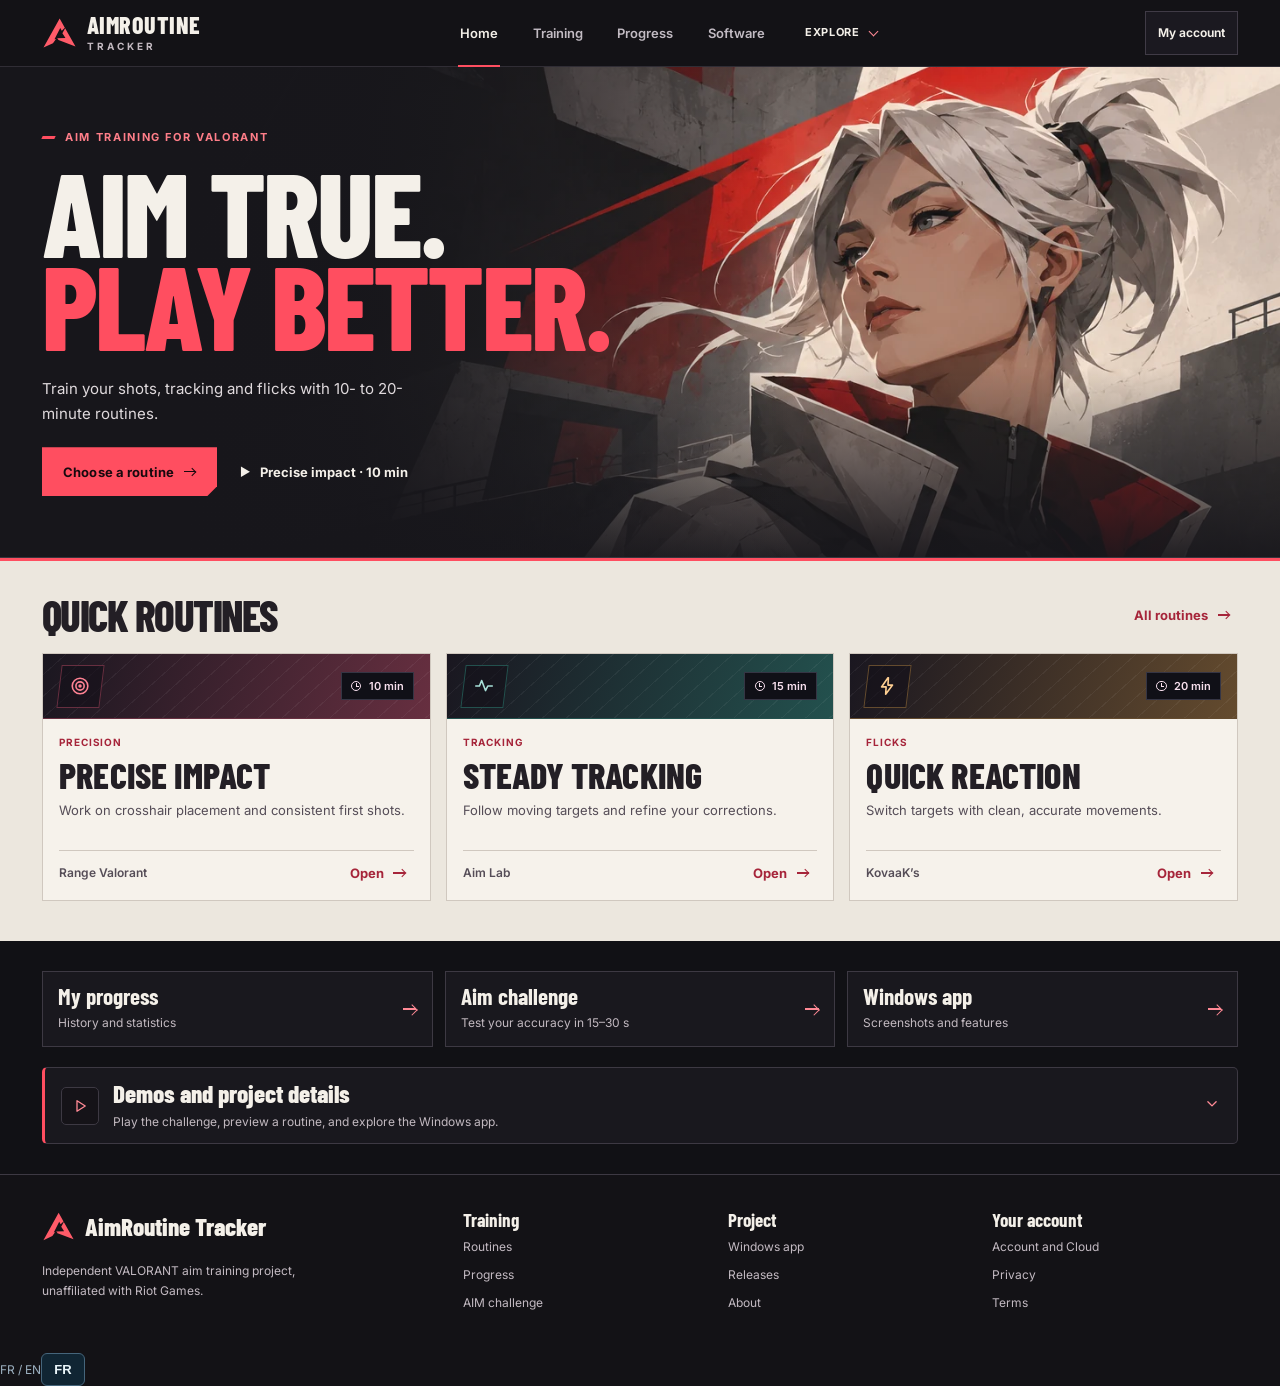
<file: index.html>
<!doctype html>
<html lang="en">
<head>
<meta charset="utf-8">
<meta name="viewport" content="width=device-width, initial-scale=1">
<link rel="preconnect" href="https://cmsassets.rgpub.io" crossorigin>
<link rel="preload" as="image" href="valorant-hero.webp" fetchpriority="high">
<meta name="theme-color" content="#111115">
<meta name="description" content="AimRoutine Tracker 3.11.0 : logiciel Windows d’entraînement AIM pour VALORANT. Captures authentiques, routines de démonstration et présentation transparente du projet.">
<meta property="og:type" content="website">
<meta property="og:title" content="AimRoutine Tracker Windows 3.11.0 — AIM et patch notes">
<meta property="og:description" content="AimRoutine Tracker Windows 3.11.0 : captures réelles, entraînement personnalisé et démos web fictives. Connexion au compte AimRoutine et synchronisation de l’entraînement.">
<meta property="og:url" content="https://aimroutine-tracker.github.io/">
<meta name="twitter:title" content="AimRoutine Tracker 3.11.0 — Coach AIM pour VALORANT">
<meta name="twitter:description" content="Routines d’entraînement, démonstration interactive et aperçu authentique du logiciel Windows V2.">
<link rel="manifest" href="manifest.webmanifest?v=2">
<script type="application/ld+json">{"@context":"https://schema.org","@type":"WebSite","name":"AimRoutine Tracker","url":"https://aimroutine-tracker.github.io/","inLanguage":["fr","en"],"description":"Projet Windows de coaching AIM pour VALORANT, démonstrations web fictives et informations sur le développement."}</script>
<link rel="canonical" href="https://aimroutine-tracker.github.io/">
<title>AimRoutine Tracker Windows 3.11.0 — AIM et patch notes</title>
<link rel="stylesheet" href="styles.css">
<link rel="stylesheet" href="design.css">
<link rel="stylesheet" href="v5.css">
<link rel="stylesheet" href="insights.css?v=2">
<link rel="stylesheet" href="insights-guide.css?v=2">
<link rel="stylesheet" href="insights-v2.css?v=1">
<link rel="stylesheet" href="experience-v11.css?v=1">
<link rel="stylesheet" href="aimroutine-v16.css?v=2">
<script src="site.js?v=9" defer></script>
<script src="insights-guide.js?v=2" defer></script>
<script src="insights-v2.js?v=1" defer></script>
<script src="experience-v11.js?v=1" defer></script>
<script src="aimroutine-v16.js?v=7" defer></script>
<link rel="stylesheet" href="site-presentation-v30.css?v=1">
<link rel="stylesheet" href="site-global-v31.css?v=4">
<link rel="stylesheet" href="site-polish-v33.css?v=3">

<link rel="stylesheet" href="site-shared-v5.css?v=3">
<link rel="icon" type="image/png" sizes="128x128" href="aimroutine-logo.png?v=3">
<link rel="shortcut icon" type="image/png" href="aimroutine-logo.png?v=3">
<link rel="apple-touch-icon" sizes="128x128" href="aimroutine-logo.png?v=3">
<meta property="og:image" content="https://aimroutine-tracker.github.io/aimroutine-logo.png?v=3">
<meta property="og:image:type" content="image/png">
<meta property="og:image:width" content="128">
<meta property="og:image:height" content="128">
<meta property="og:image:alt" content="Logo officiel AimRoutine Tracker — cible corail sur fond bleu nuit">
<meta name="twitter:card" content="summary">
<meta name="twitter:image" content="https://aimroutine-tracker.github.io/aimroutine-logo.png?v=3">
<link rel="stylesheet" href="visual-v8.css?v=2">
<link rel="stylesheet" href="site-motion-v10.css?v=1">
<link rel="stylesheet" href="site-arcade-v11.css?v=1">
<link rel="stylesheet" href="site-arcade-v12.css?v=1">
<link rel="stylesheet" href="site-future-v13.css?v=1">
<link rel="stylesheet" href="site-v14-gallery.css?v=1">
<link rel="stylesheet" href="site-v15-fidelity.css?v=1">
<link rel="stylesheet" href="aimroutine-official-tokens-v2.css?v=1">
<link rel="stylesheet" href="site-official-v16.css?v=1">
<link rel="icon" href="favicon.svg?v=3" type="image/svg+xml">
<link rel="stylesheet" href="site-rebuild-v17.css?v=1">
<link rel="stylesheet" href="site-interface-v18.css?v=1">
<link rel="stylesheet" href="site-interface-v19.css?v=1">
<link rel="stylesheet" href="site-reference-v20.css?v=1">
<link rel="stylesheet" href="site-valorant-ui.css?v=2">
<link rel="stylesheet" href="site-valorant-theme.css?v=3">
<link rel="stylesheet" href="site-home-v21.css?v=5">
<link rel="stylesheet" href="site-v22.css?v=5">
</head>
<body class="v5-landing site31 site31-home site-valorant">
<a class="site31-skip" href="#main"><span class="fr">Aller au contenu</span><span class="en">Skip to content</span></a>
<header class="site31-header">
<nav class="site31-nav" data-site-navigation="valorant" aria-label="Navigation principale / Main navigation">
  <a class="site31-brand" href="index.html" aria-label="AimRoutine Tracker">
    <img src="aimroutine-brand-a-v2.svg?v=1" width="35" height="35" alt="">
    <span class="valorant-brand-name">AIMROUTINE<small>TRACKER</small></span>
  </a>
  <div class="site31-links">
    <a href="index.html" aria-current="page"><span class="fr">Accueil</span><span class="en">Home</span></a>
<a href="training.html"><span class="fr">Entraînement</span><span class="en">Training</span></a>
<a href="progress.html"><span class="fr">Progression</span><span class="en">Progress</span></a>
<a href="product.html"><span class="fr">Logiciel</span><span class="en">Software</span></a>
    <details class="ar5-nav-explore"><summary><span class="fr">Explorer</span><span class="en">Explore</span></summary><div class="ar5-nav-dropdown"><a href="index.html#aim-challenge"><span class="fr">Défi AIM</span><span class="en">AIM challenge</span></a>
<a href="index.html#community"><span class="fr">Communauté</span><span class="en">Community</span></a>
<a href="releases.html"><span class="fr">Versions</span><span class="en">Releases</span></a>
<a href="changelog.html"><span class="fr">Notes de mise à jour</span><span class="en">Release notes</span></a>
<a href="presentation.html"><span class="fr">Le projet</span><span class="en">Project</span></a>
<a href="riot-integration.html"><span class="fr">Riot API</span><span class="en">Riot API</span></a>
<a href="updates.html"><span class="fr">Avancement</span><span class="en">Updates</span></a>
<a href="privacy.html"><span class="fr">Confidentialité</span><span class="en">Privacy</span></a>
<a href="terms.html"><span class="fr">Conditions</span><span class="en">Terms</span></a></div></details>
  </div>
  <div class="site31-controls">
    <button type="button" class="lang site31-lang" data-switch-lang aria-label="Changer de langue / Switch language">EN</button>
    <a href="account.html" class="valorant-account"><span class="fr">Mon compte</span><span class="en">My account</span></a>
    <details class="site31-mobile-nav"><summary aria-label="Menu"><span class="ar-icon i-menu" aria-hidden="true"></span><span class="valorant-menu-text">Menu</span></summary><div class="site31-mobile-links"><a href="index.html" aria-current="page"><span class="fr">Accueil</span><span class="en">Home</span></a>
<a href="training.html"><span class="fr">Entraînement</span><span class="en">Training</span></a>
<a href="progress.html"><span class="fr">Progression</span><span class="en">Progress</span></a>
<a href="product.html"><span class="fr">Logiciel</span><span class="en">Software</span></a>
<a href="account.html"><span class="fr">Mon compte</span><span class="en">My account</span></a>
<a href="index.html#aim-challenge"><span class="fr">Défi AIM</span><span class="en">AIM challenge</span></a>
<a href="index.html#community"><span class="fr">Communauté</span><span class="en">Community</span></a>
<a href="releases.html"><span class="fr">Versions</span><span class="en">Releases</span></a>
<a href="changelog.html"><span class="fr">Notes de mise à jour</span><span class="en">Release notes</span></a>
<a href="presentation.html"><span class="fr">Le projet</span><span class="en">Project</span></a>
<a href="riot-integration.html"><span class="fr">Riot API</span><span class="en">Riot API</span></a>
<a href="updates.html"><span class="fr">Avancement</span><span class="en">Updates</span></a>
<a href="privacy.html"><span class="fr">Confidentialité</span><span class="en">Privacy</span></a>
<a href="terms.html"><span class="fr">Conditions</span><span class="en">Terms</span></a></div></details>
  </div>
</nav>
</header>
<main id="main" class="v5-main">
 <div class="valorant-home ar-theme" id="software">
  <section class="valorant-hero" aria-labelledby="valorant-home-title">
    <div class="valorant-shell valorant-hero-layout">
      <div class="valorant-hero-copy">
        <p class="ar-kicker"><span class="fr">ENTRAÎNEMENT AIM POUR VALORANT</span><span class="en">AIM TRAINING FOR VALORANT</span></p>
        <h1 id="valorant-home-title"><span class="fr">VISE JUSTE.<br><em>JOUE MIEUX.</em></span><span class="en">AIM TRUE.<br><em>PLAY BETTER.</em></span></h1>
        <p><span class="fr">Travaille tes tirs, ton tracking et tes flicks avec des routines de 10 à 20 minutes.</span><span class="en">Train your shots, tracking and flicks with 10- to 20-minute routines.</span></p>
        <div class="valorant-hero-actions">
          <a class="ar-btn ar-btn--primary" href="#routines-rapides"><span class="fr">Choisir ma routine</span><span class="en">Choose a routine</span><span class="ar-icon i-arrow" aria-hidden="true"></span></a>
          <a class="ar-btn ar-btn--ghost home-starter" href="training.html?routine=precision#panel-builder"><span class="ar-icon i-play" aria-hidden="true"></span><span class="fr">Impact précis · 10 min</span><span class="en">Precise impact · 10 min</span></a>
        </div>
      </div>
    </div>
  </section>
  <section class="valorant-routines ar-light" id="routines-rapides" aria-labelledby="valorant-routines-title">
    <div class="valorant-shell">
      <div class="valorant-section-head">
        <h2 id="valorant-routines-title"><span class="fr">ROUTINES RAPIDES</span><span class="en">QUICK ROUTINES</span></h2>
        <a class="ar-btn ar-btn--ghost" href="training.html"><span class="fr">Toutes les routines</span><span class="en">All routines</span> <span class="ar-icon i-arrow" aria-hidden="true"></span></a>
      </div>
      <div class="valorant-routine-grid">
        <article class="ar-drill ar-drill--precision">
          <div class="ar-drill-visual">
            <span class="ar-drill-symbol" aria-hidden="true"><span class="ar-ui-icon ar-ui-icon--target"></span></span>
            <span class="ar-tag ar-drill-time"><span class="ar-icon i-clock" aria-hidden="true"></span>10 min</span>
          </div>
          <div class="ar-drill-body">
            <p class="ar-drill-category"><span class="fr">Précision</span><span class="en">Precision</span></p>
            <h3><span class="fr">Impact précis</span><span class="en">Precise impact</span></h3>
            <p class="ar-drill-description"><span class="fr">Travaille le placement du viseur et la régularité de tes premiers tirs.</span><span class="en">Work on crosshair placement and consistent first shots.</span></p>
            <div class="ar-drill-footer">
              <span>Range Valorant</span>
              <a class="ar-btn ar-btn--ghost" href="training.html?routine=precision#panel-builder"><span class="fr">Ouvrir</span><span class="en">Open</span> <span class="ar-icon i-arrow" aria-hidden="true"></span></a>
            </div>
          </div>
        </article>
        <article class="ar-drill ar-drill--tracking">
          <div class="ar-drill-visual">
            <span class="ar-drill-symbol" aria-hidden="true"><span class="ar-ui-icon ar-ui-icon--activity"></span></span>
            <span class="ar-tag ar-drill-time"><span class="ar-icon i-clock" aria-hidden="true"></span>15 min</span>
          </div>
          <div class="ar-drill-body">
            <p class="ar-drill-category"><span class="fr">Tracking</span><span class="en">Tracking</span></p>
            <h3><span class="fr">Suivi continu</span><span class="en">Steady tracking</span></h3>
            <p class="ar-drill-description"><span class="fr">Garde le viseur sur des cibles mobiles et affine tes corrections.</span><span class="en">Follow moving targets and refine your corrections.</span></p>
            <div class="ar-drill-footer">
              <span>Aim Lab</span>
              <a class="ar-btn ar-btn--ghost" href="training.html?routine=tracking#panel-builder"><span class="fr">Ouvrir</span><span class="en">Open</span> <span class="ar-icon i-arrow" aria-hidden="true"></span></a>
            </div>
          </div>
        </article>
        <article class="ar-drill ar-drill--flicks">
          <div class="ar-drill-visual">
            <span class="ar-drill-symbol" aria-hidden="true"><span class="ar-ui-icon ar-ui-icon--zap"></span></span>
            <span class="ar-tag ar-drill-time"><span class="ar-icon i-clock" aria-hidden="true"></span>20 min</span>
          </div>
          <div class="ar-drill-body">
            <p class="ar-drill-category"><span class="fr">Flicks</span><span class="en">Flicks</span></p>
            <h3><span class="fr">Réaction rapide</span><span class="en">Quick reaction</span></h3>
            <p class="ar-drill-description"><span class="fr">Enchaîne les changements de cible avec un mouvement net et précis.</span><span class="en">Switch targets with clean, accurate movements.</span></p>
            <div class="ar-drill-footer">
              <span>KovaaK’s</span>
              <a class="ar-btn ar-btn--ghost" href="training.html?routine=flicks#panel-builder"><span class="fr">Ouvrir</span><span class="en">Open</span> <span class="ar-icon i-arrow" aria-hidden="true"></span></a>
            </div>
          </div>
        </article>
      </div>
    </div>
  </section>
 </div>

<div class="valorant-shell home-discovery">
  <nav class="home-destinations" aria-label="Autres activités / More to explore">
    <a href="progress.html"><span><strong><span class="fr">Ma progression</span><span class="en">My progress</span></strong><small><span class="fr">Historique et statistiques</span><span class="en">History and statistics</span></small></span><span class="ar-icon i-arrow" aria-hidden="true"></span></a>
    <a href="#aim-challenge"><span><strong><span class="fr">Défi AIM</span><span class="en">Aim challenge</span></strong><small><span class="fr">Teste ta précision en 15 à 30 s</span><span class="en">Test your accuracy in 15–30 s</span></small></span><span class="ar-icon i-arrow" aria-hidden="true"></span></a>
    <a href="product.html"><span><strong><span class="fr">Logiciel Windows</span><span class="en">Windows app</span></strong><small><span class="fr">Captures et fonctionnalités</span><span class="en">Screenshots and features</span></small></span><span class="ar-icon i-arrow" aria-hidden="true"></span></a>
  </nav>
</div>

<details id="home-details">
  <summary class="valorant-shell home-details-summary">
    <span class="home-demo-icon"><span class="ar-ui-icon ar-ui-icon--play" aria-hidden="true"></span></span>
    <span class="home-details-heading"><strong><span class="fr">Démos et détails du projet</span><span class="en">Demos and project details</span></strong><small><span class="fr">Joue au défi, compose un exemple de routine et découvre le logiciel.</span><span class="en">Play the challenge, preview a routine, and explore the Windows app.</span></small></span>
    <span class="home-details-chevron"><span class="ar-ui-icon ar-ui-icon--chevron" aria-hidden="true"></span></span>
  </summary>
  <div class="home-details-content">
    <nav class="valorant-shell home-demo-directory" aria-label="Démos et projet / Demos and project">
      <a class="home-demo-entry" href="#aim-challenge">
        <span class="home-demo-icon"><span class="ar-ui-icon ar-ui-icon--target" aria-hidden="true"></span></span>
        <span><strong><span class="fr">Défi AIM</span><span class="en">AIM challenge</span></strong><small><span class="fr">Un défi de 15 à 30 secondes</span><span class="en">A 15–30 second challenge</span></small></span>
        <span class="ar-ui-icon ar-ui-icon--arrow-right" aria-hidden="true"></span>
      </a>
      <a class="home-demo-entry" href="#routine">
        <span class="home-demo-icon"><span class="ar-ui-icon ar-ui-icon--calendar" aria-hidden="true"></span></span>
        <span><strong><span class="fr">Démo de routine</span><span class="en">Routine demo</span></strong><small><span class="fr">Configure les exercices et la durée</span><span class="en">Adjust the drills and duration</span></small></span>
        <span class="ar-ui-icon ar-ui-icon--arrow-right" aria-hidden="true"></span>
      </a>
      <a class="home-demo-entry" href="#project-overview">
        <span class="home-demo-icon"><span class="ar-ui-icon ar-ui-icon--desktop" aria-hidden="true"></span></span>
        <span><strong><span class="fr">Le projet</span><span class="en">The project</span></strong><small><span class="fr">Captures du logiciel Windows</span><span class="en">Windows app screenshots</span></small></span>
        <span class="ar-ui-icon ar-ui-icon--arrow-right" aria-hidden="true"></span>
      </a>
    </nav>
<section class="ar11-challenge v5-container" id="aim-challenge" aria-labelledby="ar11-title" data-ar11-game data-state="idle" data-mode="precision">
 <div class="ar11-head">
  <div class="ar11-intro">
   <h2 id="ar11-title"><span class="fr">Défi AIM</span><span class="en">AIM challenge</span></h2>
   <p><span class="fr">Choisis une durée puis touche le plus de cibles possible. Tu peux jouer en invité.</span><span class="en">Choose a duration and hit as many targets as you can. You can play as a guest.</span></p>
  </div>
  <div class="ar11-mode-card">
   <span class="ar11-mode-heading"><span class="fr">CHOISIS TON DÉFI</span><span class="en">CHOOSE YOUR MODE</span></span>
   <div class="ar11-modes" role="group" aria-label="Mode du mini-jeu / Mini-game mode">
    <button type="button" data-ar11-mode="precision" aria-pressed="true"><span class="fr">Précision</span><span class="en">Precision</span></button>
    <button type="button" data-ar11-mode="reflex" aria-pressed="false"><span class="fr">Réflexes</span><span class="en">Reflexes</span></button>
   </div>
   <small><span class="fr">Précision : cible réduite. Réflexes : cible mobile toutes les secondes.</span><span class="en">Precision: smaller target. Reflexes: target moves every second.</span></small>
   <div class="ar12-duration-picker" role="group" aria-label="Durée du défi / Challenge duration">
    <span><span class="fr">DURÉE</span><span class="en">DURATION</span></span>
    <div class="ar12-duration-buttons">
     <button type="button" data-ar12-duration="15000" aria-pressed="false">15 s</button>
     <button type="button" data-ar12-duration="20000" aria-pressed="true">20 s</button>
     <button type="button" data-ar12-duration="30000" aria-pressed="false">30 s</button>
    </div>
   </div>
   <div class="ar11-control-actions">
    <button class="ar11-start" type="button" data-ar11-start><span class="fr">Démarrer le défi</span><span class="en">Start challenge</span></button>
    <button class="ar11-pause" type="button" data-ar11-pause hidden><span class="fr">Pause</span><span class="en">Pause</span></button>
    <button class="ar12-copy" type="button" data-ar12-copy hidden><span class="fr">Copier mon score</span><span class="en">Copy my score</span></button>
   </div>
  </div>
 </div>
 <div class="ar11-game-layout">
  <div class="ar11-field-wrap">
   <div class="ar11-field-top" aria-hidden="true"><span><span class="fr">Zone de jeu</span><span class="en">Practice area</span></span></div>
   <div class="ar11-field" data-ar11-field>
    <div class="ar11-cross ar11-cross--tl" aria-hidden="true"></div>
    <div class="ar11-cross ar11-cross--tr" aria-hidden="true"></div>
    <div class="ar11-cross ar11-cross--bl" aria-hidden="true"></div>
    <div class="ar11-cross ar11-cross--br" aria-hidden="true"></div>
    <button class="ar11-target" data-ar11-target type="button" aria-label="Toucher la cible / Hit target" hidden><span aria-hidden="true"></span></button>
    <div class="ar11-overlay" data-ar11-overlay>
     <div class="ar11-overlay-reticle" aria-hidden="true"><span></span></div>
     <strong data-ar11-overlay-title><span class="fr">Prêt pour le défi ?</span><span class="en">Ready for the challenge?</span></strong>
     <p data-ar11-overlay-copy><span class="fr">Sélectionne un mode, puis démarre pour faire apparaître les cibles.</span><span class="en">Choose a mode, then start to reveal the targets.</span></p>
    </div>
   </div>
   <div class="ar11-field-foot"><span><span class="fr">SOURIS · TACTILE · CLAVIER</span><span class="en">MOUSE · TOUCH · KEYBOARD</span></span><span class="ar11-field-sign"><span class="fr">P / ÉCHAP = PAUSE</span><span class="en">P / ESC = PAUSE</span></span></div>
  </div>
  <div class="ar11-control-panel">
   <div class="ar11-stat-grid">
    <div class="ar11-stat ar11-stat--time"><span><span class="fr">TEMPS RESTANT</span><span class="en">TIME LEFT</span></span><strong><span data-ar11-time>20</span><small>s</small></strong></div>
    <div class="ar11-stat"><span><span class="fr">CIBLES TOUCHÉES</span><span class="en">TARGETS HIT</span></span><strong data-ar11-hits>0</strong></div>
    <div class="ar11-stat"><span><span class="fr">RATÉS</span><span class="en">MISSES</span></span><strong data-ar11-misses>0</strong></div>
    <div class="ar11-stat"><span><span class="fr">PRÉCISION</span><span class="en">ACCURACY</span></span><strong data-ar11-accuracy>—</strong></div>
   </div>
   <div class="ar12-extra-stats" aria-label="Statistiques supplémentaires / Additional stats">
    <div><span><span class="fr">COMBO ACTUEL</span><span class="en">CURRENT STREAK</span></span><strong data-ar12-combo>0</strong></div>
    <div><span><span class="fr">MEILLEUR SCORE*</span><span class="en">BEST SCORE*</span></span><strong data-ar12-best>—</strong></div>
    <div><span><span class="fr">RÉACTION MOY.</span><span class="en">AVG. REACTION</span></span><strong data-ar12-reaction>—</strong></div>
   </div>
   <p class="ar12-best-note"><span class="fr">* Cette visite seulement, pour le mode et la durée sélectionnés.</span><span class="en">* This visit only, for the selected mode and duration.</span></p>
   <div class="ar11-time-track" role="progressbar" aria-label="Temps restant / Remaining time" aria-valuemin="0" aria-valuemax="20" aria-valuenow="20" data-ar11-progress><span data-ar11-progress-bar></span></div>
   <p class="ar11-status" role="status" aria-live="polite" data-ar11-status><span class="fr">Tes résultats s'affichent ici après le défi.</span><span class="en">Your results will appear here after the challenge.</span></p>
   <a class="ar11-more" href="training.html"><span class="fr">Créer une vraie routine AIM</span><span class="en">Build a real AIM routine</span><span class="ar-ui-icon ar-ui-icon--arrow-right" aria-hidden="true"></span></a>
  </div>
 </div>
</section>
<span id="product-tour" class="v33-legacy-anchor" aria-hidden="true"></span>
<section class="v5-section v5-container" id="routine">
  <div class="v5-routine-layout">
   <div class="v5-routine-copy">
    <h2><span class="fr">Simule une routine</span><span class="en">Preview a routine</span></h2>
    <p><span class="fr">Choisis un rang, un objectif et un logiciel. Les trois exercices et leur durée se recalculent à chaque réglage.</span><span class="en">Choose a rank, focus, and tool. The three drills and their durations update as you adjust your settings.</span></p>
    <a class="v5-btn secondary" href="training.html#panel-builder"><span class="fr">Créer ma routine</span><span class="en">Build my routine</span> <span class="ar-ui-icon ar-ui-icon--arrow-right" aria-hidden="true"></span></a>
   </div>
   <div class="v5-routine-card">
    <div class="v5-card-top"><strong><span class="en">Example training routine</span><span class="fr">Exemple de routine AIM</span></strong><span class="home-demo-meta"><span class="ar-ui-icon ar-ui-icon--info" aria-hidden="true"></span><span class="fr">Exemple indicatif</span><span class="en">Illustrative example</span></span></div>
    <div class="v5-ranks" role="group" aria-label="Select an example VALORANT rank">
      <button type="button" data-demo-rank="iron" aria-pressed="false"><span class="en">Iron</span><span class="fr">Fer</span></button>
      <button type="button" data-demo-rank="gold" aria-pressed="true"><span class="en">Gold</span><span class="fr">Or</span></button>
      <button type="button" data-demo-rank="immortal" aria-pressed="false"><span class="en">Immortal</span><span class="fr">Immortel</span></button>
    </div>
    <div class="experience-trainer-inputs">
 <label for="exp-goal"><span class="en">TRAINING FOCUS</span><span class="fr">OBJECTIF À TRAVAILLER</span>
  <select id="exp-goal" data-exp-goal><option value="precision" data-en="Precision & clicking" data-fr="Précision et clicking">Precision & clicking</option><option value="tracking" data-en="Tracking & smoothness" data-fr="Tracking et fluidité">Tracking & smoothness</option><option value="switching" data-en="Target switching" data-fr="Transitions entre cibles">Target switching</option></select>
 </label>
 <label for="exp-duration"><span class="en">SESSION DURATION</span><span class="fr">TEMPS DISPONIBLE</span>
  <select id="exp-duration" data-exp-duration><option value="15">15 min</option><option value="30" selected>30 min</option><option value="45">45 min</option></select>
 </label>
 <label for="exp-tool"><span class="en">AVAILABLE TOOL</span><span class="fr">LOGICIEL DISPONIBLE</span>
  <select id="exp-tool" data-exp-tool><option value="valorant">VALORANT</option><option value="aimlab">Aim Lab</option><option value="kovaaks">KovaaK's</option><option value="oblivity">Oblivity</option></select>
 </label>
 <label for="exp-pace"><span class="en">TRAINING PACE</span><span class="fr">RYTHME DE SÉANCE</span>
  <select id="exp-pace" data-exp-pace><option value="warmup" data-en="Quick warm-up" data-fr="Échauffement">Quick warm-up</option><option value="balanced" selected data-en="Balanced practice" data-fr="Entraînement équilibré">Balanced practice</option></select>
 </label>
</div>
    <div class="v14-timeline"><div class="v14-timeline-meta"><span><span class="en">TIME ALLOCATION · EXAMPLE</span><span class="fr">RÉPARTITION DU TEMPS · EXEMPLE</span></span><strong data-v14-allocation>30 MIN</strong></div>
<div class="v14-timeline-track" role="img" aria-label="Fictional 30-minute training split across three exercises">
<span class="v14-part v14-part-one" data-v14-part="0" style="flex-grow:8"></span>
<span class="v14-part v14-part-two" data-v14-part="1" style="flex-grow:10"></span>
<span class="v14-part v14-part-three" data-v14-part="2" style="flex-grow:12"></span>
</div><div class="v14-timeline-legend"><span><i></i><span class="en">Drill 1</span><span class="fr">Exercice 1</span></span><span><i></i><span class="en">Drill 2</span><span class="fr">Exercice 2</span></span><span><i></i><span class="en">Drill 3</span><span class="fr">Exercice 3</span></span></div></div>
    <div class="v5-routine-summary" aria-live="polite"><b data-routine-title><span class="en">Precision and consistency</span><span class="fr">Précision et régularité</span></b><span data-routine-total>30 MIN</span></div>
    <div class="v5-routine-lines" aria-live="polite">
      <div class="v5-line"><span class="v5-line-index">01</span><span class="v5-line-title" data-exercise-title="0">Controlled flicks</span><span class="v5-line-time" data-exercise-time="0">08m</span></div>
      <div class="v5-line"><span class="v5-line-index">02</span><span class="v5-line-title" data-exercise-title="1">Dynamic clicking</span><span class="v5-line-time" data-exercise-time="1">10m</span></div>
      <div class="v5-line"><span class="v5-line-index">03</span><span class="v5-line-title" data-exercise-title="2">In-game transfer</span><span class="v5-line-time" data-exercise-time="2">12m</span></div>
    </div>
    <p class="v5-routine-note" data-routine-note aria-live="polite"><span class="en">Focus on controlled accuracy before adding speed. Exact scenarios depend on your available tools.</span><span class="fr">Privilégie la précision contrôlée avant d'augmenter la vitesse. Les scénarios dépendent des logiciels disponibles.</span></p>
    <div class="experience-demo-action"><button type="button" class="experience-mini-btn" data-exp-reset><span class="en">Reset example</span><span class="fr">Réinitialiser l’exemple</span></button><a class="experience-text-link" href="#insights"><span class="en">See how progress could be tracked</span><span class="fr">Comprendre le suivi de progression</span> →</a></div>
   </div>
  </div>
 </section>
 <section class="valorant-shell home-project" id="project-overview" aria-labelledby="home-project-title">
  <div><h2 id="home-project-title"><span class="fr">AimRoutine sur Windows</span><span class="en">AimRoutine on Windows</span></h2>
  <p><span class="fr">Prépare tes séances, suis ton historique et retrouve tes données après connexion à ton compte AimRoutine.</span><span class="en">Plan sessions, follow your history, and access your data when you sign in to AimRoutine.</span></p></div>
  <div class="home-project-links">
    <a href="product.html"><span class="ar-ui-icon ar-ui-icon--desktop" aria-hidden="true"></span><span class="fr">Voir le logiciel</span><span class="en">Explore the app</span><span class="ar-ui-icon ar-ui-icon--arrow-right" aria-hidden="true"></span></a>
    <a href="presentation.html"><span class="ar-ui-icon ar-ui-icon--info" aria-hidden="true"></span><span class="fr">Présentation du projet</span><span class="en">Project overview</span><span class="ar-ui-icon ar-ui-icon--arrow-right" aria-hidden="true"></span></a>
  </div>
</section>
<section class="v16-gallery v5-container" id="app-gallery" aria-labelledby="v16-gallery-title">
 <div class="v16-section-heading">
  <div><span class="v5-kicker">WINDOWS 3.11.0</span>
   <h2 id="v16-gallery-title"><span class="fr">Le logiciel en images</span><span class="en">The Windows app on screen</span></h2>
   <p><span class="fr">Quatre captures réelles d’AimRoutine Tracker, avec un profil et des données de démonstration.</span><span class="en">Four real screenshots of AimRoutine Tracker with a demo profile and data.</span></p>
  </div>
  <a class="v16-text-link" href="product.html"><span class="fr">Découvrir le logiciel</span><span class="en">Explore the app</span> <span aria-hidden="true">↗</span></a>
 </div>
 <div class="v16-gallery-shell">
  <div class="v16-gallery-tabs" role="tablist" aria-label="Vues du logiciel Windows / Windows app views">
   <button type="button" class="v16-gallery-tab" role="tab" id="v16-gallery-tab-dashboard" aria-selected="true" aria-controls="v16-gallery-dashboard" tabindex="0" data-v16-gallery="dashboard"><span class="fr">Accueil</span><span class="en">Dashboard</span></button>
   <button type="button" class="v16-gallery-tab" role="tab" id="v16-gallery-tab-startup" aria-selected="false" aria-controls="v16-gallery-startup" tabindex="-1" data-v16-gallery="startup"><span class="fr">Démarrage</span><span class="en">First launch</span></button>
   <button type="button" class="v16-gallery-tab" role="tab" id="v16-gallery-tab-training" aria-selected="false" aria-controls="v16-gallery-training" tabindex="-1" data-v16-gallery="training"><span class="fr">Entraînement</span><span class="en">Training</span></button>
   <button type="button" class="v16-gallery-tab" role="tab" id="v16-gallery-tab-matches" aria-selected="false" aria-controls="v16-gallery-matches" tabindex="-1" data-v16-gallery="matches"><span class="fr">Parties VALORANT</span><span class="en">VALORANT matches</span></button>
  </div>
  <div class="v16-gallery-stage">
   <div class="v16-gallery-panel" role="tabpanel" id="v16-gallery-dashboard" aria-labelledby="v16-gallery-tab-dashboard"><img class="v16-real-shot" src="aimroutine-311-dashboard.webp" data-v16-full-src="aimroutine-311-dashboard.webp" width="1440" height="960" loading="lazy" decoding="async" alt="Accueil du logiciel Windows avec une routine, un profil fictif et ses statistiques d’entraînement"></div>
   <div class="v16-gallery-panel" role="tabpanel" id="v16-gallery-startup" aria-labelledby="v16-gallery-tab-startup" hidden><img class="v16-real-shot" src="aimroutine-311-startup.webp" data-v16-full-src="aimroutine-311-startup.webp" width="1440" height="960" loading="lazy" decoding="async" alt="Écran de démarrage avec connexion, création de compte, Google et mode hors ligne"></div>
   <div class="v16-gallery-panel" role="tabpanel" id="v16-gallery-training" aria-labelledby="v16-gallery-tab-training" hidden><img class="v16-real-shot" src="aimroutine-311-training.webp" data-v16-full-src="aimroutine-311-training.webp" width="1440" height="960" loading="lazy" decoding="async" alt="Page Entraînement d’AimRoutine Tracker avec une routine guidée"></div>
   <div class="v16-gallery-panel" role="tabpanel" id="v16-gallery-matches" aria-labelledby="v16-gallery-tab-matches" hidden><img class="v16-real-shot" src="aimroutine-311-matches.webp" data-v16-full-src="aimroutine-311-matches.webp" width="1440" height="960" loading="lazy" decoding="async" alt="Historique VALORANT avec les cartes et scores des parties de démonstration"></div>
  </div>
  <div class="v33-gallery-captions" aria-live="polite">
   <p class="v33-gallery-caption" data-v33-caption="dashboard"><span class="fr">La prochaine séance et les résultats récents.</span><span class="en">Your next session and recent results.</span></p>
   <p class="v33-gallery-caption" data-v33-caption="startup" hidden><span class="fr">Les quatre choix pour accéder au logiciel.</span><span class="en">The four ways to get started.</span></p>
   <p class="v33-gallery-caption" data-v33-caption="training" hidden><span class="fr">Les exercices, la durée et les pauses de la routine.</span><span class="en">Drills, timings and breaks for the routine.</span></p>
   <p class="v33-gallery-caption" data-v33-caption="matches" hidden><span class="fr">Les cartes et scores de parties fictives dans le logiciel.</span><span class="en">Maps and scores for fictional matches in the app.</span></p>
  </div>
  <div class="v16-gallery-foot">
   <div class="v16-gallery-dots" aria-hidden="true"><span class="active"></span><span></span><span></span><span></span></div>
   <button class="v16-expand" type="button" data-v16-expand><span class="fr">Agrandir la capture</span><span class="en">Enlarge screenshot</span> <span aria-hidden="true">↗</span></button>
  </div>
 </div>
 <dialog class="v16-lightbox" id="v16-real-shot-dialog" aria-label="Capture agrandie / Enlarged screenshot">
  <div class="v16-lightbox-inner"><button type="button" class="v16-close" data-v16-close aria-label="Fermer la capture">×</button><img src="aimroutine-311-dashboard.webp" loading="lazy" decoding="async" alt="Accueil du logiciel Windows avec une routine, un profil fictif et ses statistiques d’entraînement" width="1440" height="960"></div>
 </dialog>
</section>

  <details class="home-detail-group home-extra-group">
  <summary class="valorant-shell home-section-summary">
   <span class="home-demo-icon"><span class="ar-ui-icon ar-ui-icon--target" aria-hidden="true"></span></span>
   <span class="home-section-summary-copy"><strong><span class="fr">Autres parcours et exemples</span><span class="en">More training paths and examples</span></strong><small><span class="fr">Trois niveaux et des exemples interactifs</span><span class="en">Three levels and interactive examples</span></small></span>
   <span class="ar-ui-icon ar-ui-icon--chevron" aria-hidden="true"></span>
  </summary>
  <div class="home-detail-group-content">
 <span id="more-paths" class="v33-legacy-anchor" aria-hidden="true"></span>
 <section class="valorant-shell home-extra-panel" id="choose-path" aria-labelledby="ar9-wayfinder-title">
  <div class="home-extra-heading">
   <div><h2 id="ar9-wayfinder-title"><span class="fr">Choisis ton parcours</span><span class="en">Choose your training path</span></h2>
   <p><span class="fr">Retrouve cinq jours d’exercices par niveau. Les durées indiquées sont ajustables.</span><span class="en">Explore five days of drills for each level. You can adjust the suggested durations.</span></p></div>
  </div>
  <div class="ar9-path-grid">
    <a class="ar9-path-card home-path-card" href="training.html?level=iron#panel-builder" data-v14-ranklink="iron">
     <span class="home-path-meta"><span class="home-demo-icon"><span class="ar-ui-icon ar-ui-icon--target" aria-hidden="true"></span></span><span>≈ 15 min</span></span>
     <strong><span class="fr">Débutant</span><span class="en">Beginner</span></strong>
     <span class="home-path-description"><span class="fr">Travaille le premier tir et le placement du viseur.</span><span class="en">Practise first-shot accuracy and crosshair placement.</span></span>
     <span class="home-path-link"><span class="fr">Ouvrir le parcours</span><span class="en">Open training path</span><span class="ar-ui-icon ar-ui-icon--arrow-right" aria-hidden="true"></span></span>
    </a>
    <a class="ar9-path-card home-path-card" href="training.html?level=silver#panel-builder" data-v14-ranklink="silver">
     <span class="home-path-meta"><span class="home-demo-icon"><span class="ar-ui-icon ar-ui-icon--activity" aria-hidden="true"></span></span><span>≈ 25 min</span></span>
     <strong><span class="fr">Intermédiaire</span><span class="en">Intermediate</span></strong>
     <span class="home-path-description"><span class="fr">Stabilise ton suivi et accélère tes micro-corrections.</span><span class="en">Steady your tracking and speed up small corrections.</span></span>
     <span class="home-path-link"><span class="fr">Ouvrir le parcours</span><span class="en">Open training path</span><span class="ar-ui-icon ar-ui-icon--arrow-right" aria-hidden="true"></span></span>
    </a>
    <a class="ar9-path-card home-path-card" href="training.html?level=immortal#panel-builder" data-v14-ranklink="immortal">
     <span class="home-path-meta"><span class="home-demo-icon"><span class="ar-ui-icon ar-ui-icon--zap" aria-hidden="true"></span></span><span>≈ 35 min</span></span>
     <strong><span class="fr">Compétitif</span><span class="en">Competitive</span></strong>
     <span class="home-path-description"><span class="fr">Affûte tes transitions entre cibles et ta régularité.</span><span class="en">Sharpen your target switching and consistency.</span></span>
     <span class="home-path-link"><span class="fr">Ouvrir le parcours</span><span class="en">Open training path</span><span class="ar-ui-icon ar-ui-icon--arrow-right" aria-hidden="true"></span></span>
    </a>
  </div>
  <div class="home-example-links" aria-label="Exemples interactifs / Interactive examples">
   <strong><span class="fr">Exemples interactifs</span><span class="en">Interactive examples</span></strong>
   <a href="#routine"><span class="fr">Simuler une routine</span><span class="en">Preview a routine</span><span class="ar-ui-icon ar-ui-icon--arrow-right" aria-hidden="true"></span></a>
   <a href="#choose-focus"><span class="fr">Explorer les compétences</span><span class="en">Explore aim skills</span><span class="ar-ui-icon ar-ui-icon--arrow-right" aria-hidden="true"></span></a>
   <a href="#insights"><span class="fr">Voir les statistiques fictives</span><span class="en">Explore sample stats</span><span class="ar-ui-icon ar-ui-icon--arrow-right" aria-hidden="true"></span></a>
  </div>
 </section>
<section class="v14-signal-strip v5-container" aria-label="Statistiques AIM réelles / Actual AIM metrics">
<div><span class="v14-strip-icon">▦</span><strong data-v15-stat="sessions">—</strong><small><span class="fr">SÉANCES</span><span class="en">SESSIONS</span> · <span class="fr">historique personnel</span><span class="en">your history</span></small></div>
<div><span class="v14-strip-icon">⌖</span><strong data-v15-stat="accuracy">—</strong><small><span class="fr">PRÉCISION</span><span class="en">ACCURACY</span> · <span class="fr">résultats saisis</span><span class="en">reported scores</span></small></div>
<div><span class="v14-strip-icon">↗</span><strong data-v15-stat="week">—</strong><small><span class="fr">OBJECTIF 7 J</span><span class="en">WEEKLY GOAL</span> · <span class="fr">séances enregistrées</span><span class="en">recorded sessions</span></small></div>
<div><span class="v14-strip-icon v14-cyan">☁</span><strong data-v15-stat="cloud">—</strong><small><span class="fr">SYNC CLOUD</span><span class="en">CLOUD SYNC</span> · <span class="fr">état du compte</span><span class="en">account status</span></small></div>
</section>
<section id="workspace" class="v5-container ar5-home-workspace" aria-labelledby="ar5-home-title">
 <div class="ar5-home-copy"><span class="ar5-kicker">NOW PLAYABLE / AIM WORKSPACE 6.0</span><h2 id="ar5-home-title"><span class="fr">Ne regarde plus ta progression.<br>Commence à la construire.</span><span class="en">Don't just watch progress.<br>Start building it.</span></h2>
 <p><span class="fr">Un véritable espace d'entraînement web : construis tes propres exercices, chronomètre tes séances, conserve tes favoris et analyse les scores que tu saisis.</span><span class="en">A real web training workspace: edit exercises, time sessions, save favorites and explore scores you enter yourself.</span></p>
 <div class="ar5-home-features"><span>✓ <span class="fr">Routines modifiables</span><span class="en">Editable routines</span></span><span>✓ <span class="fr">Progression Cloud</span><span class="en">Cloud progress</span></span><span>✓ <span class="fr">Coach transparent</span><span class="en">Transparent coach</span></span></div>
 <a class="ar5-home-action" href="training.html"><span class="fr">Accéder à mon espace AIM</span><span class="en">Open my AIM workspace</span> <span aria-hidden="true">↗</span></a>
 <small><span class="fr">Sans compte, aucun résultat n'est sauvegardé. Avec un compte, Cloud automatique.</span><span class="en">No saved results without an account. Automatic Cloud sync after sign-in.</span></small>
 </div>
 <div class="ar5-home-preview ar10-flow" data-ar10-demo aria-label="Parcours interactif AimRoutine / Interactive AimRoutine journey">
 <div class="ar10-flow__head"><strong><span class="fr">DÉMO INTERACTIVE / PLAYER HUB</span><span class="en">INTERACTIVE DEMO / PLAYER HUB</span></strong><span data-ar10-count aria-hidden="true">01 / 03</span></div>
 <div class="ar10-flow__steps" role="tablist" aria-label="Étapes de l'entraînement / Training steps">
  <button class="ar10-flow__step" type="button" role="tab" id="ar10-tab-plan" aria-controls="ar10-panel-plan" aria-selected="true" data-ar10-step="0"><span class="fr">Préparer</span><span class="en">Plan</span></button>
  <button class="ar10-flow__step" type="button" role="tab" id="ar10-tab-practice" aria-controls="ar10-panel-practice" aria-selected="false" tabindex="-1" data-ar10-step="1"><span class="fr">S'entraîner</span><span class="en">Practice</span></button>
  <button class="ar10-flow__step" type="button" role="tab" id="ar10-tab-review" aria-controls="ar10-panel-review" aria-selected="false" tabindex="-1" data-ar10-step="2"><span class="fr">Analyser</span><span class="en">Review</span></button>
 </div>
 <div class="ar10-flow__panel" role="tabpanel" id="ar10-panel-plan" aria-labelledby="ar10-tab-plan" data-ar10-panel="0" tabindex="0">
  <h3><span class="fr">Prépare une séance à ton rythme.</span><span class="en">Build a session that fits.</span></h3>
  <p><span class="fr">Choisis tes exercices et ton logiciel d'entraînement. Ajuste la durée avant de commencer.</span><span class="en">Pick your exercises and training tool. Set the duration before you begin.</span></p>
  <div class="ar10-flow__visual" aria-hidden="true"><span class="ar10-flow__tag">CLICKING</span><span class="ar10-flow__tag">TRACKING</span><span class="ar10-flow__tag">ROUTINE</span></div>
 </div>
 <div class="ar10-flow__panel" role="tabpanel" id="ar10-panel-practice" aria-labelledby="ar10-tab-practice" data-ar10-panel="1" tabindex="0" hidden>
  <h3><span class="fr">Reste concentré sur ta pratique.</span><span class="en">Stay focused while practicing.</span></h3>
  <p><span class="fr">L'espace AIM propose un chronomètre et l'enregistrement de tes séances. Cette illustration n'est pas un minuteur actif.</span><span class="en">The AIM workspace includes a timer and session recording. This preview is not a running timer.</span></p>
  <div class="ar10-flow__visual"><div class="ar10-flow__timer" aria-hidden="true"><svg viewBox="0 0 32 32"><circle cx="16" cy="18" r="11"/><path d="M16 18v-6m0 6 4 2M12 3h8m-4 0v3"/></svg><span>SESSION TIMER / AIM</span></div></div>
 </div>
 <div class="ar10-flow__panel" role="tabpanel" id="ar10-panel-review" aria-labelledby="ar10-tab-review" data-ar10-panel="2" tabindex="0" hidden>
  <h3><span class="fr">Comprends les tendances de tes séances.</span><span class="en">Spot patterns in your sessions.</span></h3>
  <p><span class="fr">Retrouve les résultats que tu saisis toi-même pour adapter ta prochaine routine.</span><span class="en">Review the results you enter yourself to adapt your next routine.</span></p>
  <div class="ar10-flow__visual"><div class="ar10-flow__bars" aria-hidden="true"><i></i><i></i><i></i><i></i><i></i></div><p class="ar10-flow__caption"><span class="fr">Graphique illustratif, pas des données réelles.</span><span class="en">Illustrative chart, not real data.</span></p></div>
 </div>
 <div class="ar10-flow__footer"><span><span class="fr">Explore chaque étape en cliquant sur les onglets.</span><span class="en">Explore each stage using the tabs.</span></span><div class="ar10-flow__dots" aria-hidden="true"><i data-ar10-dot class="ar10-active"></i><i data-ar10-dot></i><i data-ar10-dot></i></div></div>
</div>
</section>

<nav class="v14-chapters v5-container" aria-label="Sections du site / Website sections"><div class="v14-chapters-title"><img class="v14-chapters-mark ar-brand-mark" src="aimroutine-logo.png?v=3" width="30" height="30" alt=""><span><span class="fr">DÉCOUVRE AIMROUTINE</span><span class="en">EXPLORE AIMROUTINE</span></span></div><div class="v14-chapters-links">
<a href="#choose-focus" data-v14-section="choose-focus"><small>01</small><span class="fr">Objectif</span><span class="en">Focus</span></a>
<a href="#routine" data-v14-section="routine"><small>02</small><span class="fr">Démo</span><span class="en">Demo</span></a>
<a href="#features" data-v14-section="features"><small>03</small><span class="fr">Fonctions</span><span class="en">Features</span></a>
<a href="#insights" data-v14-section="insights"><small>04</small><span class="fr">Statistiques</span><span class="en">Insights</span></a>
<a href="#roadmap" data-v14-section="roadmap"><small>05</small><span class="fr">Avancement</span><span class="en">Progress</span></a>
</div></nav>
<span id="how-it-works" class="v33-legacy-anchor" aria-hidden="true"></span>
<section class="ar42-image-strip v5-container" aria-label="Univers du jeu VALORANT / VALORANT game visuals"><div class="ar42-strip-heading"><div><span class="ar42-eyebrow">THE GAME / THE PRACTICE</span><h2><span class="fr">Inspiré par le jeu.<br>Conçu pour ta progression.</span><span class="en">Driven by the game.<br>Built around your progress.</span></h2></div><p><span class="fr">Développe tes réflexes et ta précision avec une routine structurée, puis applique tes acquis en partie.</span><span class="en">Build mechanical consistency with focused practice, then apply it in your matches.</span></p></div><div class="ar42-media-grid"><figure class="ar42-media-tile"><img src="https://cmsassets.rgpub.io/sanity/images/dsfx7636/news_live/77689751053a9cc507696fce850e345776667f0e-2560x1440.jpg?w=960&amp;q=70&amp;auto=format" srcset="https://cmsassets.rgpub.io/sanity/images/dsfx7636/news_live/77689751053a9cc507696fce850e345776667f0e-2560x1440.jpg?w=640&amp;q=72&amp;auto=format 640w, https://cmsassets.rgpub.io/sanity/images/dsfx7636/news_live/77689751053a9cc507696fce850e345776667f0e-2560x1440.jpg?w=960&amp;q=72&amp;auto=format 960w, https://cmsassets.rgpub.io/sanity/images/dsfx7636/news_live/77689751053a9cc507696fce850e345776667f0e-2560x1440.jpg?w=1440&amp;q=72&amp;auto=format 1440w" sizes="(max-width:680px) 94vw, 48vw" width="2560" height="1440" loading="lazy" decoding="async" alt="Capture promotionnelle officielle de VALORANT, agents en action"><figcaption><span>01 / <span class="fr">PRÉCISION</span><span class="en">PRECISION</span></span><small><span class="fr">Visuel du kit média de VALORANT © Riot Games · Projet indépendant non sponsorisé par Riot Games.</span><span class="en">VALORANT media kit artwork © Riot Games · Independent project, not endorsed by Riot Games.</span></small></figcaption></figure><figure class="ar42-media-tile"><img src="https://cmsassets.rgpub.io/sanity/images/dsfx7636/news_live/b9d785a5812ae5f07226be095ad7a2415bcb8193-4725x1201.jpg?w=1440&amp;q=70&amp;auto=format" srcset="https://cmsassets.rgpub.io/sanity/images/dsfx7636/news_live/b9d785a5812ae5f07226be095ad7a2415bcb8193-4725x1201.jpg?w=640&amp;q=70&amp;auto=format 640w, https://cmsassets.rgpub.io/sanity/images/dsfx7636/news_live/b9d785a5812ae5f07226be095ad7a2415bcb8193-4725x1201.jpg?w=960&amp;q=70&amp;auto=format 960w, https://cmsassets.rgpub.io/sanity/images/dsfx7636/news_live/b9d785a5812ae5f07226be095ad7a2415bcb8193-4725x1201.jpg?w=1440&amp;q=70&amp;auto=format 1440w, https://cmsassets.rgpub.io/sanity/images/dsfx7636/news_live/b9d785a5812ae5f07226be095ad7a2415bcb8193-4725x1201.jpg?w=1920&amp;q=70&amp;auto=format 1920w" sizes="(max-width:680px) 94vw, 80vw" width="4725" height="1201" loading="lazy" decoding="async" alt="Concept art issu du kit d'éléments officiel VALORANT"><figcaption><span>02 / <span class="fr">RÉGULARITÉ</span><span class="en">CONSISTENCY</span></span><small><span class="fr">Illustration officielle © Riot Games.</span><span class="en">Official artwork © Riot Games.</span></small></figcaption></figure></div><p class="ar42-source"><span class="fr">Illustrations :</span><span class="en">Artwork:</span> <a href="https://playvalorant.com/fr-fr/news/game-updates/valorant-asset-kit/" target="_blank" rel="noopener noreferrer"><span class="fr">kit média Riot Games</span><span class="en">Riot Games media kit</span></a> · <span class="fr">AimRoutine Tracker est un projet indépendant.</span><span class="en">AimRoutine Tracker is an independent project.</span></p></section>
<section class="v15-focus v5-container" id="choose-focus" aria-labelledby="v15-focus-title">
<div class="v15-focus-heading"><div><span class="v5-kicker"><span class="en">YOUR TRAINING PRIORITY</span><span class="fr">TA PRIORITÉ D’ENTRAÎNEMENT</span></span>
<h2 id="v15-focus-title"><span class="en">What would you like to work on?</span><span class="fr">Qu’aimerais-tu travailler ?</span></h2>
<p id="v15-focus-help"><span class="en">Choose a skill to preselect an illustrative routine. No account, no game data, and no automatic link to any trainer.</span><span class="fr">Choisis une compétence pour préparer un exemple de routine. Aucun compte, aucune donnée de jeu ni connexion automatique à un logiciel.</span></p></div>
<a href="#routine" class="v15-focus-skip"><span class="en">Go to all routine settings</span><span class="fr">Voir tous les réglages</span> <span aria-hidden="true">↗</span></a>
</div>
<div class="v15-focus-grid"><button type="button" class="v15-focus-card v15-focus-precision" data-v15-focus="precision" aria-describedby="v15-focus-help">
  <span class="v15-focus-kicker"><span>01 / AIM SKILL</span><span class="v15-focus-icon" aria-hidden="true">↗</span></span>
  <span class="v15-focus-figure" aria-hidden="true"><svg viewBox="0 0 260 88" xmlns="http://www.w3.org/2000/svg"><path d="M0 44H260M130 0V88" stroke="#6d8396" stroke-opacity=".22" stroke-dasharray="3 6"/><circle cx="130" cy="44" r="29" fill="none" stroke="#ff6880" stroke-width="1.5" stroke-opacity=".8"/><circle cx="130" cy="44" r="18" fill="none" stroke="#ff6880" stroke-width="1.3" stroke-opacity=".55"/><circle cx="130" cy="44" r="4" fill="#ff8397"/><path d="M130 5v18M130 65v18M91 44h18M151 44h18" stroke="#ff8397" stroke-width="2"/></svg></span>
  <span class="v15-focus-name"><span class="en">First-shot precision</span><span class="fr">Précision du premier tir</span></span>
  <span class="v15-focus-description"><span class="en">Train controlled clicks and fine micro-adjustments, with a clear practice objective.</span><span class="fr">Travaille le clicking contrôlé et les micro-corrections, avec un objectif clair.</span></span>
  <span class="v15-focus-cta"><span class="en">Prepare an example routine</span><span class="fr">Préparer une routine démo</span> <span aria-hidden="true">→</span></span>
</button>
<button type="button" class="v15-focus-card v15-focus-tracking" data-v15-focus="tracking" aria-describedby="v15-focus-help">
  <span class="v15-focus-kicker"><span>02 / AIM SKILL</span><span class="v15-focus-icon" aria-hidden="true">↗</span></span>
  <span class="v15-focus-figure" aria-hidden="true"><svg viewBox="0 0 260 88" xmlns="http://www.w3.org/2000/svg"><path d="M0 69H260" stroke="#6d8396" stroke-opacity=".21"/><path d="M12 72C58 72 49 15 96 25S150 90 198 55S242 20 254 26" fill="none" stroke="#83d9d2" stroke-opacity=".85" stroke-width="3" stroke-linecap="round"/><path d="M12 72C58 72 49 15 96 25S150 90 198 55S242 20 254 26" fill="none" stroke="#8ad5d0" stroke-opacity=".18" stroke-width="14"/><circle cx="198" cy="55" r="8" fill="#142b3b" stroke="#83d9d2" stroke-width="2"/><circle cx="198" cy="55" r="2" fill="#a9f7e9"/></svg></span>
  <span class="v15-focus-name"><span class="en">Tracking & stability</span><span class="fr">Tracking et stabilité</span></span>
  <span class="v15-focus-description"><span class="en">Build smooth target following and controlled movement, rather than chasing speed alone.</span><span class="fr">Développe un suivi fluide des cibles et un mouvement contrôlé, sans rechercher uniquement la vitesse.</span></span>
  <span class="v15-focus-cta"><span class="en">Prepare an example routine</span><span class="fr">Préparer une routine démo</span> <span aria-hidden="true">→</span></span>
</button>
<button type="button" class="v15-focus-card v15-focus-switching" data-v15-focus="switching" aria-describedby="v15-focus-help">
  <span class="v15-focus-kicker"><span>03 / AIM SKILL</span><span class="v15-focus-icon" aria-hidden="true">↗</span></span>
  <span class="v15-focus-figure" aria-hidden="true"><svg viewBox="0 0 260 88" xmlns="http://www.w3.org/2000/svg"><path d="M65 45L132 26L202 53" stroke="#9db8ca" stroke-width="1.7" stroke-dasharray="5 6" fill="none"/><path d="M187 43L203 53L188 57" stroke="#ff8595" stroke-width="2" fill="none"/><g fill="#142431" stroke-width="2"><circle cx="65" cy="45" r="18" stroke="#ff7087"/><circle cx="132" cy="26" r="13" stroke="#b87086"/><circle cx="202" cy="53" r="18" stroke="#ff7087"/></g><g fill="#ff8393"><circle cx="65" cy="45" r="4"/><circle cx="132" cy="26" r="3"/><circle cx="202" cy="53" r="4"/></g></svg></span>
  <span class="v15-focus-name"><span class="en">Target switching</span><span class="fr">Transitions entre cibles</span></span>
  <span class="v15-focus-description"><span class="en">Practice moving from one target to another while keeping your aim deliberate.</span><span class="fr">Entraîne-toi à passer d’une cible à l’autre tout en conservant des gestes précis.</span></span>
  <span class="v15-focus-cta"><span class="en">Prepare an example routine</span><span class="fr">Préparer une routine démo</span> <span aria-hidden="true">→</span></span>
</button></div>
<div class="v15-focus-footer"><span class="v15-focus-pulse" aria-hidden="true"></span><span class="en">Interactive web demonstration only · exercise examples are fictional</span><span class="fr">Démonstration web uniquement · exemples d’exercices fictifs</span></div>
</section>
 
<span id="tools" class="v33-legacy-anchor" aria-hidden="true"></span>
<section class="v5-section v5-container" id="features">
  <div class="v5-section-head">
   <span class="v5-kicker"><span class="en">BUILT AROUND YOUR PROGRESSION</span><span class="fr">PENSÉ POUR TA PROGRESSION</span></span>
   <h2><span class="en">Everything your practice needs.<br>Nothing unnecessary.</span><span class="fr">Un entraînement plus clair.<br>Une progression plus concrète.</span></h2>
   <p><span class="en">With AimRoutine Tracker for Windows, you can plan sessions, review your training history and compare your results.</span><span class="fr">Avec AimRoutine Tracker pour Windows, tu peux préparer tes séances, retrouver ton historique et comparer tes résultats.</span></p>
  </div>
  <div class="v5-feature-grid"><article class="v5-feature"><div class="v5-feature-top"><span class="v5-feature-icon" aria-hidden="true"><svg viewBox="0 0 24 24" fill="none" stroke="currentColor" stroke-width="1.65" stroke-linejoin="round" stroke-linecap="round"><circle cx="12" cy="12" r="8"/><circle cx="12" cy="12" r="4"/><circle cx="12" cy="12" r="1.2"/></svg></span><span class="v5-feature-num">01</span></div><h3><span class="en">Routines built around your level</span><span class="fr">Routines adaptées à ton niveau</span></h3><p><span class="en">From Iron to Radiant, training should adapt to your needs—not a fixed template.</span><span class="fr">Fer ou Radiant, ton programme doit correspondre à tes besoins, pas à un modèle unique.</span></p></article>
<article class="v5-feature"><div class="v5-feature-top"><span class="v5-feature-icon" aria-hidden="true"><svg viewBox="0 0 24 24" fill="none" stroke="currentColor" stroke-width="1.65" stroke-linejoin="round" stroke-linecap="round"><circle cx="12" cy="12" r="7"/><path d="M12 2v6m0 8v6M2 12h6m8 0h6"/></svg></span><span class="v5-feature-num">02</span></div><h3><span class="en">Practice the skills that matter</span><span class="fr">Exercices réellement utiles</span></h3><p><span class="en">Micro-adjustments, flicks, dynamic clicking, tracking and target switching.</span><span class="fr">Micro-corrections, flicks, clicking dynamique, tracking et transitions entre cibles.</span></p></article>
<article class="v5-feature"><div class="v5-feature-top"><span class="v5-feature-icon" aria-hidden="true"><svg viewBox="0 0 24 24" fill="none" stroke="currentColor" stroke-width="1.65" stroke-linejoin="round" stroke-linecap="round"><rect x="4" y="5" width="16" height="15" rx="2"/><path d="M8 3v4m8-4v4M4 10h16"/><path d="m9 15 2 2 4-4"/></svg></span><span class="v5-feature-num">03</span></div><h3><span class="en">Training sessions made simple</span><span class="fr">Séances simples à suivre</span></h3><p><span class="en">Organize drills, rest periods and personal goals in one dedicated workspace.</span><span class="fr">Enchaîne tes exercices, tes temps de repos et tes objectifs dans un seul espace.</span></p></article>
<article class="v5-feature"><div class="v5-feature-top"><span class="v5-feature-icon" aria-hidden="true"><svg viewBox="0 0 24 24" fill="none" stroke="currentColor" stroke-width="1.65" stroke-linejoin="round" stroke-linecap="round"><path d="M3 17 9 11l4 4 8-9"/><path d="M16 6h5v5"/><path d="M3 21h18"/></svg></span><span class="v5-feature-num">04</span></div><h3><span class="en">Progress you can measure</span><span class="fr">Progression mesurable</span></h3><p><span class="en">Compare consistent scenarios to see where your aim is genuinely improving.</span><span class="fr">Compare des résultats équivalents pour voir où tu progresses vraiment.</span></p></article>
<article class="v5-feature"><div class="v5-feature-top"><span class="v5-feature-icon" aria-hidden="true"><svg viewBox="0 0 24 24" fill="none" stroke="currentColor" stroke-width="1.65" stroke-linejoin="round" stroke-linecap="round"><circle cx="12" cy="12" r="9"/><path d="M12 7v5l3 2"/></svg></span><span class="v5-feature-num">05</span></div><h3><span class="en">A plan that fits your schedule</span><span class="fr">Un rythme qui te ressemble</span></h3><p><span class="en">Quick warm-up, regular routine or extended training: your choice.</span><span class="fr">Échauffement rapide, routine classique ou entraînement approfondi : tu choisis.</span></p></article>
<article class="v5-feature"><div class="v5-feature-top"><span class="v5-feature-icon" aria-hidden="true"><svg viewBox="0 0 24 24" fill="none" stroke="currentColor" stroke-width="1.65" stroke-linejoin="round" stroke-linecap="round"><path d="M12 2 4 5v6c0 5 3.5 8.5 8 11 4.5-2.5 8-6 8-11V5l-8-3Z"/><path d="m9 12 2 2 4-4"/></svg></span><span class="v5-feature-num">06</span></div><h3><span class="en">Your data stays in your hands</span><span class="fr">Confidentialité avant tout</span></h3><p><span class="en">Your AimRoutine account syncs your profile and training data across the website and the Windows app. Riot Sign On requires official approval.</span><span class="fr">Ton compte AimRoutine synchronise ton profil et tes données d’entraînement entre le site et le logiciel Windows. Riot Sign On nécessite une autorisation officielle.</span></p></article></div>
 </section>
 <section class="ti-section ti-v2-mode v5-container" id="insights">
<div class="ti-heading">
 <div class="ti-heading-main"><span class="v5-kicker"><span class="en">TRAINING INSIGHTS / INTERFACE PREVIEW</span><span class="fr">TRAINING INSIGHTS / APERÇU DE L'INTERFACE</span></span>
 <h2><span class="en">Your performance.<br><span class='v5-gradient-text'>A clearer picture.</span></span><span class="fr">Tes performances.<br><span class='v5-gradient-text'>Une vision plus précise.</span></span></h2>
 <p><span class="en">Explore the kind of training dashboard we're building: meaningful trends, consistent measurement and a clear view of your practice. The numbers below are entirely fictional.</span><span class="fr">Découvre le type de tableau de bord que nous préparons : tendances, indicateurs comparables et vision claire de ton entraînement. Tous les chiffres ci-dessous sont fictifs.</span></p></div>
 <div class="ti-status"><i></i><span class="en">Interactive explainer · Fictional data only</span><span class="fr">Maquette interactive et explicative · Données fictives</span></div>
</div>
<noscript><p class="ti-learning-hint">Les explications interactives nécessitent JavaScript. / Interactive explanations require JavaScript.</p></noscript>
<div class="ti-dashboard" aria-label="Illustrative AimRoutine Tracker training analytics interface">
<div class="ti-v2-chrome" aria-hidden="true"><span class="ti-v2-chrome-name"><img class="ar-brand-mark ar-brand-small" src="aimroutine-logo.png?v=3" width="20" height="20" alt="">AimRoutine Tracker V2</span><span class="ti-v2-window-controls">− □ ×</span></div>
<div class="ti-titlebar"><div class="ti-titlebar-group"><img class="ti-titlebar-mark ar-brand-mark" src="aimroutine-logo.png?v=3" width="28" height="28" alt=""><div><strong>AIMROUTINE V2 &nbsp; › &nbsp; Dashboard</strong><small><span class="en">Windows app · Interactive concept</span><span class="fr">Application Windows · Maquette interactive</span></small></div></div><div class="ti-titlebar-right"><span class="ti-top-pill neutral"><span class="en">SQLite local (Windows)</span><span class="fr">SQLite local (Windows)</span></span><span class="ti-top-pill">DEMO</span></div></div>
<div class="ti-dashboard-body">
<aside class="ti-aside" aria-label="Illustration of Windows application navigation">
<div class="ti-v2-brand"><img class="ti-v2-brand-icon ar-brand-mark" src="aimroutine-logo.png?v=3" width="38" height="38" alt=""><div><b>AIMROUTINE</b><small>VALORANT / AIM COACH</small></div></div>
<div class="ti-profile"><div class="ti-profile-mark" aria-hidden="true">DE</div><b><span class="en">Demonstration profile</span><span class="fr">Profil de démonstration</span></b><p><span class="en">Fictional workspace · No account connected</span><span class="fr">Espace fictif · Aucun compte connecté</span></p><em>DEMO MODE</em></div>
<div class="ti-aside-label"><span class="en">YOUR PROGRESSION SPACE</span><span class="fr">TON ESPACE DE PROGRESSION</span></div>
<div class="ti-navitem is-current" data-ti-nav="dashboard"><span aria-hidden="true">▦</span><span class="en">Dashboard</span><span class="fr">Dashboard</span></div>
<div class="ti-navitem" data-ti-nav="coach"><span aria-hidden="true">✦</span><span class="en">My coach</span><span class="fr">Mon coach</span></div>
<div class="ti-navitem" data-ti-nav="routines"><span aria-hidden="true">▤</span><span class="en">My routines</span><span class="fr">Mes routines</span></div>
<div class="ti-navitem" data-ti-nav="training"><span aria-hidden="true">◎</span><span class="en">My training</span><span class="fr">Ma routine</span></div>
<div class="ti-navitem" data-ti-nav="library"><span aria-hidden="true">▣</span><span class="en">Library</span><span class="fr">Bibliothèque</span></div>
<div class="ti-navitem" data-ti-nav="reports"><span aria-hidden="true">◉</span><span class="en">My reports</span><span class="fr">Mes bilans</span></div>
<div class="ti-navitem" data-ti-nav="stats"><span aria-hidden="true">▥</span><span class="en">Statistics</span><span class="fr">Statistiques</span></div>
<div class="ti-navitem" data-ti-nav="history"><span aria-hidden="true">◷</span><span class="en">History</span><span class="fr">Historique</span></div>
<div class="ti-navitem" data-ti-nav="calendar"><span aria-hidden="true">▦</span><span class="en">Schedule</span><span class="fr">Planning</span></div>
<div class="ti-navitem" data-ti-nav="matches"><span aria-hidden="true">⚔</span><span class="en">VALORANT matches</span><span class="fr">Mes parties Valorant</span></div>
<div class="ti-navitem" data-ti-nav="riot"><span aria-hidden="true">♧</span><span class="en">Riot Games connection</span><span class="fr">Connexion Riot Games</span></div>
<div class="ti-navitem" data-ti-nav="profile"><span aria-hidden="true">♙</span><span class="en">My profile</span><span class="fr">Mon profil</span></div>
<div class="ti-navitem" data-ti-nav="settings"><span aria-hidden="true">☷</span><span class="en">Settings</span><span class="fr">Paramètres</span></div>
<div class="ti-v2-aside-footer"><span class="en">Select a menu entry to learn about the module.</span><span class="fr">Sélectionne un menu pour découvrir le module.</span></div>
</aside>
<div class="ti-workspace"><div class="ti-v2-dashboard-intro"><div><span class="ti-v2-kicker"><span class="en">YOUR LEVEL. YOUR TOOLS. YOUR TIME.</span><span class="fr">TON NIVEAU. TES OUTILS. TON TEMPS.</span></span><h3><span class="en">Welcome to AimRoutine.</span><span class="fr">Bienvenue sur AimRoutine.</span></h3><p><span class="en">A tailored program. Progress you can understand.</span><span class="fr">Un programme adapté. Des progrès que tu peux comprendre.</span></p></div><button type="button" class="ti-v2-light-btn" data-ti-v2-focus-profile><span class="en">Change example profile</span><span class="fr">Changer de profil fictif</span></button></div>
<div class="ti-v2-notice" role="note"><div><strong><span class="en">VALORANT demonstration active.</span><span class="fr">Démonstration Valorant active.</span></strong> <span class="en">This is a simulated Windows-app preview. No real game data or SQLite storage on this website.</span><span class="fr">Il s’agit d’une maquette du logiciel Windows. Aucune vraie donnée de jeu ni stockage SQLite sur ce site.</span></div><button class="ti-v2-light-btn" type="button" data-ti-v2-guide><span class="en">How does it work?</span><span class="fr">Comment ça fonctionne ?</span></button></div>
<div class="ti-v2-hero"><div class="ti-v2-hero-content"><span class="ti-v2-hero-label"><span class="en">YOUR TRAINING GROUND</span><span class="fr">TON TERRAIN D'ENTRAÎNEMENT</span></span><h3><span class="en">ONE PRECISE MOVE.<em>ONE DUEL AHEAD.</em></span><span class="fr">UN GESTE PRÉCIS.<em>UN DUEL D’AVANCE.</em></span></h3><p><span class="en">Train your first shot. Refine micro-adjustments. Build consistency.</span><span class="fr">Entraîne ton premier tir. Affine tes micro-ajustements. Construis ta régularité.</span></p><div class="ti-v2-hero-actions"><button class="ti-v2-red-btn" type="button" data-ti-v2-start-tour><span class="en">Start guided tour</span><span class="fr">Lancer la visite guidée</span></button><a class="ti-v2-action-link" href="#routine"><span class="en">Choose a routine</span><span class="fr">Choisir une routine</span> →</a></div></div><div class="ti-v2-hero-foot"><span><span class="en">PERSONAL TRAINING / VALORANT</span><span class="fr">ENTRAÎNEMENT PERSONNEL / VALORANT</span></span><span><span class="en">IRON → RADIANT · EXAMPLE</span><span class="fr">FER → RADIANT · EXEMPLE</span></span></div></div>
<div class="ti-v2-summary-stats"><div class="ti-v2-stat"><small><span class="en">THIS WEEK</span><span class="fr">CETTE SEMAINE</span></small><strong data-ti-v2-stat="week">5h 20</strong><em><span class="en">Fictional practice time</span><span class="fr">Temps d'entraînement fictif</span></em></div><div class="ti-v2-stat"><small><span class="en">PRACTICE DAYS</span><span class="fr">JOURS PRATIQUÉS</span></small><strong data-ti-v2-stat="days">05 / 7</strong><em><span class="en">Illustrative weekly activity</span><span class="fr">Activité hebdomadaire fictive</span></em></div><div class="ti-v2-stat"><small><span class="en">COMPLETED SESSIONS</span><span class="fr">SÉANCES COMPLÈTES</span></small><strong data-ti-v2-stat="sessions">12</strong><em><span class="en">Example logged sessions</span><span class="fr">Séances fictives enregistrées</span></em></div><div class="ti-v2-stat"><small><span class="en">AIM LEVEL MEASURED</span><span class="fr">NIVEAU AIM MESURÉ</span></small><strong data-ti-v2-stat="aim"><span class="en">Not evaluated</span><span class="fr">Non évalué</span></strong><em><span class="en">Not a VALORANT rank</span><span class="fr">Indépendant du rang Valorant</span></em></div></div><div class="ti-v2-summary-cards"><div class="ti-v2-card"><small><span class="en">01 / TODAY</span><span class="fr">01 / AUJOURD'HUI</span></small><h4><span class="en">Rank-based warm-up</span><span class="fr">Échauffement adapté à mon rang</span></h4><p><span class="en">Explore an example training session.</span><span class="fr">Découvre un exemple de séance.</span></p><a href="#routine"><span class="en">Explore a routine</span><span class="fr">Découvrir une routine</span> →</a></div><div class="ti-v2-card"><small><span class="en">02 / LAST REVIEW</span><span class="fr">02 / DERNIER BILAN</span></small><h4><span class="en">Your starting point.</span><span class="fr">Ton point de départ.</span></h4><p><span class="en">Understand how precision statistics are calculated.</span><span class="fr">Comprends les statistiques de précision.</span></p><button type="button" data-ti-v2-tab="precision"><span class="en">See precision</span><span class="fr">Voir la précision</span> →</button></div><div class="ti-v2-card"><small><span class="en">03 / YOUR PROGRAMS</span><span class="fr">03 / TES PROGRAMMES</span></small><h4><span class="en">The right session, at the right time.</span><span class="fr">La bonne séance, au bon moment.</span></h4><p><span class="en">Aim Lab, KovaaK's, Oblivity and VALORANT.</span><span class="fr">Aim Lab, KovaaK's, Oblivity et VALORANT.</span></p><a href="#features"><span class="en">Explore routines</span><span class="fr">Découvrir les routines</span> →</a></div></div>
<div class="ti-v2-analytics-heading"><strong><span class="en">TRAINING INSIGHTS · INTERACTIVE STATISTICS</span><span class="fr">TRAINING INSIGHTS · STATISTIQUES INTERACTIVES</span></strong><p><span class="en">Select a metric or start the tour to understand everything displayed.</span><span class="fr">Sélectionne une statistique ou lance la visite pour comprendre tout ce qui s’affiche.</span></p></div>
<div class="ti-toolbar"><div class="ti-tabs" role="tablist" aria-label="Training analytics demo tabs">
<button class="ti-tab" type="button" role="tab" id="ti-tab-overview" aria-controls="ti-panel-overview" aria-selected="true" tabindex="0"><span class="en">Overview</span><span class="fr">Vue d'ensemble</span></button>
<button class="ti-tab" type="button" role="tab" id="ti-tab-precision" aria-controls="ti-panel-precision" aria-selected="false" tabindex="-1"><span class="en">Precision</span><span class="fr">Précision</span></button>
<button class="ti-tab" type="button" role="tab" id="ti-tab-consistency" aria-controls="ti-panel-consistency" aria-selected="false" tabindex="-1"><span class="en">Consistency</span><span class="fr">Régularité</span></button></div>
<div class="ti-toolbar-meta"><span class="en">EXAMPLE WORKSPACE · NOT A REAL PROFILE</span><span class="fr">EXEMPLE · PAS UN VRAI PROFIL</span></div></div>
<div class="ti-panel" id="ti-panel-overview" role="tabpanel" aria-labelledby="ti-tab-overview" >
<div class="ti-metrics"><div class="ti-metric"><span class="ti-metric-label"><span class="en">Sessions completed</span><span class="fr">Séances réalisées</span></span><strong class="ti-metric-value">12</strong><span class="ti-metric-sub muted"><span class="en">Example total</span><span class="fr">Total fictif</span></span></div><div class="ti-metric"><span class="ti-metric-label"><span class="en">Training time</span><span class="fr">Temps d'entraînement</span></span><strong class="ti-metric-value">5h 20</strong><span class="ti-metric-sub muted"><span class="en">Across sessions</span><span class="fr">Sur plusieurs séances</span></span></div><div class="ti-metric"><span class="ti-metric-label"><span class="en">Practice days</span><span class="fr">Jours d'entraînement</span></span><strong class="ti-metric-value">05</strong><span class="ti-metric-sub muted"><span class="en">In this example</span><span class="fr">Dans cet exemple</span></span></div><div class="ti-metric"><span class="ti-metric-label"><span class="en">Personal routine</span><span class="fr">Routine personnelle</span></span><strong class="ti-metric-value">30m</strong><span class="ti-metric-sub muted"><span class="en">Illustrative duration</span><span class="fr">Durée indicative</span></span></div></div>
<div class="ti-main-grid">
 <div class="ti-card"><div class="ti-card-head"><div><h3><span class="en">Training trend</span><span class="fr">Tendance d'entraînement</span></h3><small><span class="en">Relative result per repeated session</span><span class="fr">Résultat relatif sur des séances répétées</span></small></div><b><span class="en">SAMPLE DATA</span><span class="fr">DONNÉES FICTIVES</span></b></div>
 <div class="ti-plot"><svg aria-hidden="true" focusable="false" viewBox="0 0 600 200" preserveAspectRatio="none"><defs><linearGradient id="ti-gradient-overview" x1="0" y1="0" x2="0" y2="1"><stop offset="0" stop-color="#5ddfc9" stop-opacity=".28"/><stop offset="1" stop-color="#5ddfc9" stop-opacity=".01"/></linearGradient></defs><path d="M 18,112.1 L 98.57142857142857,100.75999999999999 L 179.14285714285714,107.24 L 259.7142857142857,86.17999999999999 L 340.2857142857143,76.46 L 420.85714285714283,79.69999999999999 L 501.42857142857144,60.25999999999999 L 582,52.16 L 582,200 L 18,200 Z" fill="url(#ti-gradient-overview)"/><polyline points="18,112.1 98.57142857142857,100.75999999999999 179.14285714285714,107.24 259.7142857142857,86.17999999999999 340.2857142857143,76.46 420.85714285714283,79.69999999999999 501.42857142857144,60.25999999999999 582,52.16" class="line"/><circle cx="18" cy="112.1" r="4.5" fill="#b6faeb" stroke="#1a5366" stroke-width="2"/><circle cx="98.57142857142857" cy="100.75999999999999" r="4.5" fill="#b6faeb" stroke="#1a5366" stroke-width="2"/><circle cx="179.14285714285714" cy="107.24" r="4.5" fill="#b6faeb" stroke="#1a5366" stroke-width="2"/><circle cx="259.7142857142857" cy="86.17999999999999" r="4.5" fill="#b6faeb" stroke="#1a5366" stroke-width="2"/><circle cx="340.2857142857143" cy="76.46" r="4.5" fill="#b6faeb" stroke="#1a5366" stroke-width="2"/><circle cx="420.85714285714283" cy="79.69999999999999" r="4.5" fill="#b6faeb" stroke="#1a5366" stroke-width="2"/><circle cx="501.42857142857144" cy="60.25999999999999" r="4.5" fill="#b6faeb" stroke="#1a5366" stroke-width="2"/><circle cx="582" cy="52.16" r="4.5" fill="#b6faeb" stroke="#1a5366" stroke-width="2"/></svg></div>
 <div class="ti-axis"><span>S1</span><span>S2</span><span>S3</span><span>S4</span><span>S5</span><span>S6</span><span>S7</span><span>S8</span></div>
 <div class="ti-legend"><span><span class="en">Example trend</span><span class="fr">Exemple de tendance</span></span><span><span class="en">No Riot data</span><span class="fr">Aucune donnée Riot</span></span></div>
 </div>
 <div class="ti-card"><div class="ti-card-head"><div><h3><span class="en">Skill breakdown</span><span class="fr">Répartition par compétence</span></h3><small><span class="en">Illustrative strengths</span><span class="fr">Points forts fictifs</span></small></div></div>
 <div class="ti-breakdown"><div><div class="ti-progress-name"><span><span class="en">Micro-adjustments</span><span class="fr">Micro-ajustements</span></span><strong>82%</strong></div><div class="ti-progress-track "><i style="width:82%"></i></div></div><div><div class="ti-progress-name"><span><span class="en">Dynamic clicking</span><span class="fr">Clicking dynamique</span></span><strong>74%</strong></div><div class="ti-progress-track blue"><i style="width:74%"></i></div></div><div><div class="ti-progress-name"><span><span class="en">Target switching</span><span class="fr">Transitions de cible</span></span><strong>63%</strong></div><div class="ti-progress-track amber"><i style="width:63%"></i></div></div></div>
 <div class="ti-tip"><strong><span class="en">Focus for next session</span><span class="fr">Objectif de la prochaine séance</span></strong><span class="en">Favor consistent micro-corrections before raising speed. Only illustrative.</span><span class="fr">Privilégier les micro-corrections régulières avant la vitesse. Exemple fictif.</span></div>
 </div>
</div>
<div class="ti-bottom-grid">
 <div class="ti-card"><div class="ti-card-head"><div><h3><span class="en">Example session detail</span><span class="fr">Exemple de détail de séance</span></h3><small><span class="en">Illustrative routine — not live results</span><span class="fr">Routine illustrative — pas de résultat réel</span></small></div><b>30 MIN</b></div><div class="ti-list"><div class="ti-item"><div class="ti-item-icon">01</div><div><strong><span class="en">Micro corrections</span><span class="fr">Micro-corrections</span></strong><small><span class="en">Static precision</span><span class="fr">Précision statique</span></small></div><span class="ti-item-value">08m</span></div><div class="ti-item"><div class="ti-item-icon">02</div><div><strong><span class="en">Dynamic clicking</span><span class="fr">Clicking dynamique</span></strong><small><span class="en">Moving targets</span><span class="fr">Cibles mobiles</span></small></div><span class="ti-item-value">10m</span></div><div class="ti-item"><div class="ti-item-icon">03</div><div><strong><span class="en">In-game transfer</span><span class="fr">Transfert en jeu</span></strong><small><span class="en">VALORANT Range</span><span class="fr">Stand de tir VALORANT</span></small></div><span class="ti-item-value">12m</span></div></div></div>
 <div class="ti-card"><div class="ti-card-head"><div><h3><span class="en">Weekly activity</span><span class="fr">Activité hebdomadaire</span></h3><small><span class="en">Fictional activity map</span><span class="fr">Calendrier fictif d'activité</span></small></div><b>4 WEEKS</b></div><div class="ti-mini-heatmap" aria-hidden="true"><i></i><i></i><i></i><i></i><i></i><i></i><i></i><i></i><i></i><i></i><i></i><i></i><i></i><i></i><i></i><i></i><i></i><i></i><i></i><i></i><i></i><i></i><i></i><i></i><i></i><i></i><i></i><i></i></div><div class="ti-heatmap-legend"><span><span class="en">Rest</span><span class="fr">Repos</span></span><span><span class="en">Illustrative sessions</span><span class="fr">Séances fictives</span></span></div></div>
</div>
</div>
<div class="ti-panel" id="ti-panel-precision" role="tabpanel" aria-labelledby="ti-tab-precision" hidden>
<div class="ti-metrics"><div class="ti-metric"><span class="ti-metric-label"><span class="en">Sample accuracy</span><span class="fr">Précision fictive</span></span><strong class="ti-metric-value">86%</strong><span class="ti-metric-sub muted"><span class="en">Illustrative</span><span class="fr">Illustratif</span></span></div><div class="ti-metric"><span class="ti-metric-label"><span class="en">Median score</span><span class="fr">Score médian</span></span><strong class="ti-metric-value">7,850</strong><span class="ti-metric-sub muted"><span class="en">Same drill only</span><span class="fr">Même exercice</span></span></div><div class="ti-metric"><span class="ti-metric-label"><span class="en">Attempts</span><span class="fr">Tentatives</span></span><strong class="ti-metric-value">08</strong><span class="ti-metric-sub muted"><span class="en">Comparable runs</span><span class="fr">Essais comparables</span></span></div><div class="ti-metric"><span class="ti-metric-label"><span class="en">Controlled clicks</span><span class="fr">Tirs contrôlés</span></span><strong class="ti-metric-value">132</strong><span class="ti-metric-sub muted"><span class="en">Illustrative count</span><span class="fr">Nombre fictif</span></span></div></div>
<div class="ti-main-grid">
 <div class="ti-card"><div class="ti-card-head"><div><h3><span class="en">Clicking precision trend</span><span class="fr">Tendance du clicking</span></h3><small><span class="en">Sample accuracy across comparable runs</span><span class="fr">Précision fictive sur des essais comparables</span></small></div><b><span class="en">SAMPLE DATA</span><span class="fr">DONNÉES FICTIVES</span></b></div>
 <div class="ti-plot"><svg aria-hidden="true" focusable="false" viewBox="0 0 600 200" preserveAspectRatio="none"><defs><linearGradient id="ti-gradient-precision" x1="0" y1="0" x2="0" y2="1"><stop offset="0" stop-color="#5ddfc9" stop-opacity=".28"/><stop offset="1" stop-color="#5ddfc9" stop-opacity=".01"/></linearGradient></defs><path d="M 18,91.03999999999999 L 98.57142857142857,84.55999999999999 L 179.14285714285714,92.66 L 259.7142857142857,68.35999999999999 L 340.2857142857143,73.22 L 420.85714285714283,65.11999999999999 L 501.42857142857144,57.019999999999996 L 582,45.67999999999998 L 582,200 L 18,200 Z" fill="url(#ti-gradient-precision)"/><polyline points="18,91.03999999999999 98.57142857142857,84.55999999999999 179.14285714285714,92.66 259.7142857142857,68.35999999999999 340.2857142857143,73.22 420.85714285714283,65.11999999999999 501.42857142857144,57.019999999999996 582,45.67999999999998" class="line"/><circle cx="18" cy="91.03999999999999" r="4.5" fill="#b6faeb" stroke="#1a5366" stroke-width="2"/><circle cx="98.57142857142857" cy="84.55999999999999" r="4.5" fill="#b6faeb" stroke="#1a5366" stroke-width="2"/><circle cx="179.14285714285714" cy="92.66" r="4.5" fill="#b6faeb" stroke="#1a5366" stroke-width="2"/><circle cx="259.7142857142857" cy="68.35999999999999" r="4.5" fill="#b6faeb" stroke="#1a5366" stroke-width="2"/><circle cx="340.2857142857143" cy="73.22" r="4.5" fill="#b6faeb" stroke="#1a5366" stroke-width="2"/><circle cx="420.85714285714283" cy="65.11999999999999" r="4.5" fill="#b6faeb" stroke="#1a5366" stroke-width="2"/><circle cx="501.42857142857144" cy="57.019999999999996" r="4.5" fill="#b6faeb" stroke="#1a5366" stroke-width="2"/><circle cx="582" cy="45.67999999999998" r="4.5" fill="#b6faeb" stroke="#1a5366" stroke-width="2"/></svg></div>
 <div class="ti-axis"><span>S1</span><span>S2</span><span>S3</span><span>S4</span><span>S5</span><span>S6</span><span>S7</span><span>S8</span></div>
 <div class="ti-legend"><span><span class="en">Example trend</span><span class="fr">Exemple de tendance</span></span><span><span class="en">No Riot data</span><span class="fr">Aucune donnée Riot</span></span></div>
 </div>
 <div class="ti-card"><div class="ti-card-head"><div><h3><span class="en">Skill breakdown</span><span class="fr">Répartition par compétence</span></h3><small><span class="en">Illustrative strengths</span><span class="fr">Points forts fictifs</span></small></div></div>
 <div class="ti-breakdown"><div><div class="ti-progress-name"><span><span class="en">Static clicking</span><span class="fr">Clicking statique</span></span><strong>86%</strong></div><div class="ti-progress-track "><i style="width:86%"></i></div></div><div><div class="ti-progress-name"><span><span class="en">Micro flicks</span><span class="fr">Micro-flicks</span></span><strong>70%</strong></div><div class="ti-progress-track blue"><i style="width:70%"></i></div></div><div><div class="ti-progress-name"><span><span class="en">Dynamic clicking</span><span class="fr">Clicking dynamique</span></span><strong>61%</strong></div><div class="ti-progress-track amber"><i style="width:61%"></i></div></div></div>
 <div class="ti-tip"><strong><span class="en">Recommended focus</span><span class="fr">Point à travailler</span></strong><span class="en">Keep click timing controlled; work on moving targets without rushing.</span><span class="fr">Travailler le timing des clics et les cibles mobiles sans précipitation.</span></div>
 </div>
</div>
<div class="ti-bottom-grid">
 <div class="ti-card"><div class="ti-card-head"><div><h3><span class="en">Example session detail</span><span class="fr">Exemple de détail de séance</span></h3><small><span class="en">Illustrative routine — not live results</span><span class="fr">Routine illustrative — pas de résultat réel</span></small></div><b>30 MIN</b></div><div class="ti-list"><div class="ti-item"><div class="ti-item-icon">01</div><div><strong><span class="en">Static one-taps</span><span class="fr">One-taps statiques</span></strong><small><span class="en">Precision block</span><span class="fr">Bloc de précision</span></small></div><span class="ti-item-value">08m</span></div><div class="ti-item"><div class="ti-item-icon">02</div><div><strong><span class="en">Micro corrections</span><span class="fr">Micro-corrections</span></strong><small><span class="en">Fine control</span><span class="fr">Contrôle fin</span></small></div><span class="ti-item-value">10m</span></div><div class="ti-item"><div class="ti-item-icon">03</div><div><strong><span class="en">Moving targets</span><span class="fr">Cibles mobiles</span></strong><small><span class="en">Click timing</span><span class="fr">Timing des tirs</span></small></div><span class="ti-item-value">12m</span></div></div></div>
 <div class="ti-card"><div class="ti-card-head"><div><h3><span class="en">Weekly activity</span><span class="fr">Activité hebdomadaire</span></h3><small><span class="en">Fictional activity map</span><span class="fr">Calendrier fictif d'activité</span></small></div><b>4 WEEKS</b></div><div class="ti-mini-heatmap" aria-hidden="true"><i></i><i></i><i></i><i></i><i></i><i></i><i></i><i></i><i></i><i></i><i></i><i></i><i></i><i></i><i></i><i></i><i></i><i></i><i></i><i></i><i></i><i></i><i></i><i></i><i></i><i></i><i></i><i></i></div><div class="ti-heatmap-legend"><span><span class="en">Rest</span><span class="fr">Repos</span></span><span><span class="en">Illustrative sessions</span><span class="fr">Séances fictives</span></span></div></div>
</div>
</div>
<div class="ti-panel" id="ti-panel-consistency" role="tabpanel" aria-labelledby="ti-tab-consistency" hidden>
<div class="ti-metrics"><div class="ti-metric"><span class="ti-metric-label"><span class="en">Example regularity</span><span class="fr">Régularité fictive</span></span><strong class="ti-metric-value">81/100</strong><span class="ti-metric-sub muted"><span class="en">Illustrative index</span><span class="fr">Indice illustratif</span></span></div><div class="ti-metric"><span class="ti-metric-label"><span class="en">Practice days</span><span class="fr">Jours pratiqués</span></span><strong class="ti-metric-value">05</strong><span class="ti-metric-sub muted"><span class="en">Example week</span><span class="fr">Semaine fictive</span></span></div><div class="ti-metric"><span class="ti-metric-label"><span class="en">Repeated runs</span><span class="fr">Essais répétés</span></span><strong class="ti-metric-value">14</strong><span class="ti-metric-sub muted"><span class="en">Same settings</span><span class="fr">Même réglages</span></span></div><div class="ti-metric"><span class="ti-metric-label"><span class="en">Rest sessions</span><span class="fr">Séances de repos</span></span><strong class="ti-metric-value">02</strong><span class="ti-metric-sub muted"><span class="en">Recovery matters</span><span class="fr">Repos important</span></span></div></div>
<div class="ti-main-grid">
 <div class="ti-card"><div class="ti-card-head"><div><h3><span class="en">Consistency across sessions</span><span class="fr">Régularité entre les séances</span></h3><small><span class="en">Example normalized consistency score</span><span class="fr">Score fictif normalisé de régularité</span></small></div><b><span class="en">SAMPLE DATA</span><span class="fr">DONNÉES FICTIVES</span></b></div>
 <div class="ti-plot"><svg aria-hidden="true" focusable="false" viewBox="0 0 600 200" preserveAspectRatio="none"><defs><linearGradient id="ti-gradient-consistency" x1="0" y1="0" x2="0" y2="1"><stop offset="0" stop-color="#5ddfc9" stop-opacity=".28"/><stop offset="1" stop-color="#5ddfc9" stop-opacity=".01"/></linearGradient></defs><path d="M 18,107.24 L 98.57142857142857,97.52 L 179.14285714285714,89.41999999999999 L 259.7142857142857,92.66 L 340.2857142857143,78.08 L 420.85714285714283,65.11999999999999 L 501.42857142857144,69.97999999999999 L 582,53.78 L 582,200 L 18,200 Z" fill="url(#ti-gradient-consistency)"/><polyline points="18,107.24 98.57142857142857,97.52 179.14285714285714,89.41999999999999 259.7142857142857,92.66 340.2857142857143,78.08 420.85714285714283,65.11999999999999 501.42857142857144,69.97999999999999 582,53.78" class="line"/><circle cx="18" cy="107.24" r="4.5" fill="#b6faeb" stroke="#1a5366" stroke-width="2"/><circle cx="98.57142857142857" cy="97.52" r="4.5" fill="#b6faeb" stroke="#1a5366" stroke-width="2"/><circle cx="179.14285714285714" cy="89.41999999999999" r="4.5" fill="#b6faeb" stroke="#1a5366" stroke-width="2"/><circle cx="259.7142857142857" cy="92.66" r="4.5" fill="#b6faeb" stroke="#1a5366" stroke-width="2"/><circle cx="340.2857142857143" cy="78.08" r="4.5" fill="#b6faeb" stroke="#1a5366" stroke-width="2"/><circle cx="420.85714285714283" cy="65.11999999999999" r="4.5" fill="#b6faeb" stroke="#1a5366" stroke-width="2"/><circle cx="501.42857142857144" cy="69.97999999999999" r="4.5" fill="#b6faeb" stroke="#1a5366" stroke-width="2"/><circle cx="582" cy="53.78" r="4.5" fill="#b6faeb" stroke="#1a5366" stroke-width="2"/></svg></div>
 <div class="ti-axis"><span>S1</span><span>S2</span><span>S3</span><span>S4</span><span>S5</span><span>S6</span><span>S7</span><span>S8</span></div>
 <div class="ti-legend"><span><span class="en">Example trend</span><span class="fr">Exemple de tendance</span></span><span><span class="en">No Riot data</span><span class="fr">Aucune donnée Riot</span></span></div>
 </div>
 <div class="ti-card"><div class="ti-card-head"><div><h3><span class="en">Skill breakdown</span><span class="fr">Répartition par compétence</span></h3><small><span class="en">Illustrative strengths</span><span class="fr">Points forts fictifs</span></small></div></div>
 <div class="ti-breakdown"><div><div class="ti-progress-name"><span><span class="en">Routine completed</span><span class="fr">Routine réalisée</span></span><strong>85%</strong></div><div class="ti-progress-track "><i style="width:85%"></i></div></div><div><div class="ti-progress-name"><span><span class="en">Repeatability</span><span class="fr">Répétabilité</span></span><strong>81%</strong></div><div class="ti-progress-track blue"><i style="width:81%"></i></div></div><div><div class="ti-progress-name"><span><span class="en">Balanced practice</span><span class="fr">Entraînement équilibré</span></span><strong>72%</strong></div><div class="ti-progress-track amber"><i style="width:72%"></i></div></div></div>
 <div class="ti-tip"><strong><span class="en">Recommended habit</span><span class="fr">Habitude recommandée</span></strong><span class="en">Use repeated sessions and planned breaks instead of chasing single highscores.</span><span class="fr">Privilégier les séances répétées et les pauses plutôt que les records isolés.</span></div>
 </div>
</div>
<div class="ti-bottom-grid">
 <div class="ti-card"><div class="ti-card-head"><div><h3><span class="en">Example session detail</span><span class="fr">Exemple de détail de séance</span></h3><small><span class="en">Illustrative routine — not live results</span><span class="fr">Routine illustrative — pas de résultat réel</span></small></div><b>30 MIN</b></div><div class="ti-list"><div class="ti-item"><div class="ti-item-icon">01</div><div><strong><span class="en">Warm-up</span><span class="fr">Échauffement</span></strong><small><span class="en">Quick activation</span><span class="fr">Activation rapide</span></small></div><span class="ti-item-value">05m</span></div><div class="ti-item"><div class="ti-item-icon">02</div><div><strong><span class="en">Precision block</span><span class="fr">Bloc de précision</span></strong><small><span class="en">Repeated trials</span><span class="fr">Essais répétés</span></small></div><span class="ti-item-value">15m</span></div><div class="ti-item"><div class="ti-item-icon">03</div><div><strong><span class="en">Transfer & review</span><span class="fr">Transfert et analyse</span></strong><small><span class="en">Practice + notes</span><span class="fr">Entraînement + notes</span></small></div><span class="ti-item-value">10m</span></div></div></div>
 <div class="ti-card"><div class="ti-card-head"><div><h3><span class="en">Weekly activity</span><span class="fr">Activité hebdomadaire</span></h3><small><span class="en">Fictional activity map</span><span class="fr">Calendrier fictif d'activité</span></small></div><b>4 WEEKS</b></div><div class="ti-mini-heatmap" aria-hidden="true"><i></i><i></i><i></i><i></i><i></i><i></i><i></i><i></i><i></i><i></i><i></i><i></i><i></i><i></i><i></i><i></i><i></i><i></i><i></i><i></i><i></i><i></i><i></i><i></i><i></i><i></i><i></i><i></i></div><div class="ti-heatmap-legend"><span><span class="en">Rest</span><span class="fr">Repos</span></span><span><span class="en">Illustrative sessions</span><span class="fr">Séances fictives</span></span></div></div>
</div>
</div>
</div></div>
<div class="ti-footnote"><span><span class="en">All values, charts and progress indicators are illustrative. No real player data is collected on this page.</span><span class="fr">Toutes les valeurs, courbes et statistiques sont fictives. Aucune donnée de joueur n'est récupérée sur cette page.</span></span><a href="product.html"><span class="en">Explore the project</span><span class="fr">Présentation du logiciel</span> ↗</a></div>
</div>
<p class="ti-outro"><span class="en">Inspired by the clarity of modern gaming analytics — designed specifically for aim training.</span><span class="fr">La lisibilité des dashboards gaming modernes, pensée ici spécialement pour l'entraînement AIM.</span></p>
</section>
  </div>
</details>
<details class="home-detail-group home-extra-group">
  <summary class="valorant-shell home-section-summary">
   <span class="home-demo-icon"><span class="ar-ui-icon ar-ui-icon--activity" aria-hidden="true"></span></span>
   <span class="home-section-summary-copy"><strong><span class="fr">Avancement</span><span class="en">Development status</span></strong><small><span class="fr">Version Windows, services en ligne et intégration Riot</span><span class="en">Windows release, online features and Riot integration</span></small></span>
   <span class="ar-ui-icon ar-ui-icon--chevron" aria-hidden="true"></span>
  </summary>
 <div class="home-detail-group-content">
 <span id="availability" class="v33-legacy-anchor" aria-hidden="true"></span>
 <section class="valorant-shell home-extra-panel" id="roadmap" aria-labelledby="v16-roadmap-title">
  <div class="home-extra-heading">
   <div><h2 id="v16-roadmap-title"><span class="fr">Avancement du projet</span><span class="en">Project development</span></h2>
   <p><span class="fr">Suis les versions et les fonctionnalités disponibles.</span><span class="en">Follow releases and the features you can use.</span></p></div>
   <a class="home-outlink" href="updates.html"><span class="fr">Toutes les mises à jour</span><span class="en">All project updates</span><span class="ar-ui-icon ar-ui-icon--arrow-right" aria-hidden="true"></span></a>
  </div>
  <div class="home-roadmap-layout">
   <article id="windows-notes" class="home-release-current">
    <span class="home-demo-icon"><span class="ar-ui-icon ar-ui-icon--desktop" aria-hidden="true"></span></span>
    <div><p class="home-status-label"><span class="fr">Version portable vérifiée</span><span class="en">Verified portable release</span></p><h3>Windows 3.12.2</h3></div>
    <p><span class="fr">Retrouve ton profil sur le site et dans le logiciel. Le menu Compte permet de te déconnecter sur Windows, même hors ligne.</span><span class="en">Access your profile on the website and in the app. The Account menu lets you sign out of Windows, even offline.</span></p>
    <a class="home-outlink" href="releases.html"><span class="fr">Voir les versions présentées sur le site</span><span class="en">View releases shown on the website</span><span class="ar-ui-icon ar-ui-icon--arrow-right" aria-hidden="true"></span></a>
   </article>
   <ul class="home-roadmap-list">
    <li class="home-roadmap-item">
     <div><p class="home-status-label"><span class="fr">Disponible en ligne</span><span class="en">Available online</span></p><h3><span class="fr">Un profil partagé</span><span class="en">A shared profile</span></h3><p><span class="fr">Modifie ton pseudo, ton avatar, ton rang et tes réglages depuis ton compte.</span><span class="en">Edit your nickname, avatar, rank and settings from your account.</span></p></div>
     <a class="home-outlink" href="account.html"><span class="fr">Ouvrir Mon compte</span><span class="en">Open My account</span><span class="ar-ui-icon ar-ui-icon--arrow-right" aria-hidden="true"></span></a>
    </li>
    <li class="home-roadmap-item">
     <div><p class="home-status-label"><span class="fr">Galerie 3.11.0</span><span class="en">3.11.0 gallery</span></p><h3><span class="fr">Le logiciel en images</span><span class="en">The Windows app on screen</span></h3><p><span class="fr">Parcours les captures de Windows 3.11.0 avec un profil de démonstration.</span><span class="en">Browse screenshots of Windows 3.11.0 with a demo profile.</span></p></div>
     <a class="home-outlink" href="#app-gallery"><span class="fr">Voir les captures</span><span class="en">View screenshots</span><span class="ar-ui-icon ar-ui-icon--arrow-right" aria-hidden="true"></span></a>
    </li>
    <li class="home-roadmap-item" id="riot">
     <div><p class="home-status-label"><span class="fr">En attente d’autorisation</span><span class="en">Awaiting approval</span></p><h3><span class="fr">Riot Sign On</span><span class="en">Riot Sign On</span></h3><p><span class="fr">La connexion officielle et l’import automatique des matchs nécessitent l’accord de Riot.</span><span class="en">Official sign-in and automatic match import require Riot approval.</span></p></div>
     <a class="home-outlink" href="riot-integration.html"><span class="fr">Voir l’intégration prévue</span><span class="en">View planned integration</span><span class="ar-ui-icon ar-ui-icon--arrow-right" aria-hidden="true"></span></a>
    </li>
   </ul>
  </div>
 </section>
<section class="experience-section v5-container" id="questions">
<div class="experience-faq"><div><span class="v5-kicker"><span class="en">ANSWERS BEFORE YOU TRY</span><span class="fr">LES RÉPONSES AVANT DE TESTER</span></span>
<h2><span class="en">Good questions.<br>Clear answers.</span><span class="fr">Tes questions.<br>Des réponses claires.</span></h2>
<p class="experience-faq-intro"><span class="en">The key things a player should understand before deciding whether to follow the project.</span><span class="fr">Ce qu’un joueur doit savoir avant de décider s’il souhaite suivre le projet.</span></p>
</div>
<div class="experience-accordion">
 <details><summary><span class="en">Can I download AimRoutine Tracker today?</span><span class="fr">Puis-je télécharger AimRoutine Tracker maintenant ?</span></summary><p><span class="en">The site currently has no verified public Windows installer. You can explore the interactive web examples here and read the full product presentation.</span><span class="fr">Le site ne propose actuellement aucun installateur Windows public vérifié. Tu peux découvrir les exemples interactifs et la présentation complète du logiciel.</span></p></details>
 <details><summary><span class="en">Do I need Aim Lab or KovaaK’s?</span><span class="fr">Faut-il obligatoirement Aim Lab ou KovaaK’s ?</span></summary><p><span class="en">You can train using VALORANT alone. Aim Lab, KovaaK’s and Oblivity are optional tools with their own drill selections.</span><span class="fr">Tu peux suivre un parcours avec VALORANT seul. Aim Lab, KovaaK’s et Oblivity proposent chacun leurs propres exercices.</span></p></details>
 <details><summary><span class="en">Are the statistics real or pulled from Riot?</span><span class="fr">Les statistiques sont-elles réelles ou récupérées sur Riot ?</span></summary><p><span class="en">No. Every number shown in this website demo is invented. Real Riot match history would require Riot's approval, explicit player consent and a secure backend. The application has not received production API approval as of the stated status.</span><span class="fr">Non. Tous les chiffres de cette démo web sont inventés. L’accès à l’historique réel nécessite l’accord de Riot, le consentement du joueur et un serveur sécurisé. L’approbation de production n’a pas encore été confirmée.</span></p></details>
 <details><summary><span class="en">Does this improve my VALORANT rank automatically?</span><span class="fr">Est-ce que cela augmente automatiquement mon rang VALORANT ?</span></summary><p><span class="en">No software can guarantee rank gains. The objective is to make aim practice more structured and results easier to interpret. Game sense, movement, communication and decision-making also matter.</span><span class="fr">Aucun logiciel ne garantit de monter en rang. AimRoutine vise à structurer l’entraînement mécanique et à mieux comprendre les résultats. Le placement, les déplacements, la communication et les décisions restent essentiels.</span></p></details>
 <details><summary><span class="en">Is the site safe to explore without an account?</span><span class="fr">Puis-je essayer la démo sans créer de compte ?</span></summary><p><span class="en">You can open the demos without an account. This browser remembers your language and your best AIM challenge score. See the </span><span class="fr">Tu peux ouvrir les démonstrations sans compte. Ce navigateur mémorise ta langue et ton meilleur score au défi AIM. Consulte la </span><a href="privacy.html"><span class="en">privacy policy</span><span class="fr">politique de confidentialité</span></a>.</p></details>
</div></div></section>
 </div>
</details>
<details class="home-detail-group home-extra-group">
  <summary class="valorant-shell home-section-summary">
   <span class="home-demo-icon"><span class="ar-ui-icon ar-ui-icon--info" aria-hidden="true"></span></span>
   <span class="home-section-summary-copy"><strong><span class="fr">Communauté</span><span class="en">Community</span></strong><small><span class="fr">Donne ton avis ou essaie le défi AIM</span><span class="en">Share your feedback or try the AIM challenge</span></small></span>
   <span class="ar-ui-icon ar-ui-icon--chevron" aria-hidden="true"></span>
  </summary>
 <div class="home-detail-group-content">
 <section class="valorant-shell home-extra-panel home-community-panel" id="community" aria-labelledby="home-community-title">
  <div class="home-extra-heading">
   <div><h2 id="home-community-title"><span class="fr">Communauté AimRoutine</span><span class="en">AimRoutine community</span></h2>
   <p><span class="fr">Le partage communautaire des routines est en préparation. Tu peux déjà nous aider en testant le site et en proposant des améliorations.</span><span class="en">Community routine sharing is in preparation. You can already help by testing the website and suggesting improvements.</span></p></div>
  </div>
  <div class="home-community-links">
   <article>
    <span class="home-demo-icon"><span class="ar-ui-icon ar-ui-icon--info" aria-hidden="true"></span></span>
    <div><h3><span class="fr">Proposer une amélioration</span><span class="en">Suggest an improvement</span></h3>
    <p><span class="fr">Publie une idée ou signale un problème sur GitHub. Évite les données personnelles dans les retours publics.</span><span class="en">Post an idea or report an issue on GitHub. Keep personal information out of public feedback.</span></p>
    <a class="home-outlink home-outlink-primary" href="https://github.com/aimroutine-tracker/aimroutine-tracker.github.io/issues/new" target="_blank" rel="noopener noreferrer"><span class="fr">Donner un retour sur GitHub</span><span class="en">Give feedback on GitHub</span><span aria-hidden="true">↗</span></a></div>
   </article>
   <article>
    <span class="home-demo-icon"><span class="ar-ui-icon ar-ui-icon--target" aria-hidden="true"></span></span>
    <div><h3><span class="fr">Essayer le défi AIM</span><span class="en">Try the AIM challenge</span></h3>
    <p><span class="fr">Teste ta précision ou tes transitions entre cibles. Ton meilleur score reste dans ce navigateur.</span><span class="en">Test your precision or target switching. Your best score stays in this browser.</span></p>
    <a class="home-outlink" href="#aim-challenge"><span class="fr">Jouer au défi</span><span class="en">Play the challenge</span><span class="ar-ui-icon ar-ui-icon--arrow-right" aria-hidden="true"></span></a></div>
   </article>
  </div>
 </section>
 </div>
</details>
  </div>
</details>
</main>
<footer class="site31-footer ar22-footer">
  <div class="valorant-shell ar22-footer-layout">
    <div class="ar22-footer-brand">
      <a href="index.html"><img src="aimroutine-brand-a-v2.svg?v=1" width="33" height="33" alt="">AimRoutine Tracker</a>
      <p><span class="fr">Projet indépendant d’entraînement AIM pour VALORANT, sans affiliation avec Riot Games.</span><span class="en">Independent VALORANT aim training project, unaffiliated with Riot Games.</span></p>
    </div>
    <nav class="ar22-footer-nav" aria-label="Liens utiles / Useful links">
      <div><strong><span class="fr">S’entraîner</span><span class="en">Training</span></strong>
        <a href="training.html"><span class="fr">Routines</span><span class="en">Routines</span></a>
        <a href="progress.html"><span class="fr">Progression</span><span class="en">Progress</span></a>
        <a href="index.html#aim-challenge"><span class="fr">Défi AIM</span><span class="en">AIM challenge</span></a>
      </div>
      <div><strong><span class="fr">Le projet</span><span class="en">Project</span></strong>
        <a href="product.html"><span class="fr">Logiciel Windows</span><span class="en">Windows app</span></a>
        <a href="releases.html"><span class="fr">Versions</span><span class="en">Releases</span></a>
        <a href="presentation.html"><span class="fr">Présentation</span><span class="en">About</span></a>
      </div>
      <div><strong><span class="fr">Ton compte</span><span class="en">Your account</span></strong>
        <a href="account.html"><span class="fr">Compte et Cloud</span><span class="en">Account and Cloud</span></a>
        <a href="privacy.html"><span class="fr">Confidentialité</span><span class="en">Privacy</span></a>
        <a href="terms.html"><span class="fr">Conditions</span><span class="en">Terms</span></a>
      </div>
    </nav>
  </div>
</footer>
<script src="site-quality-v34.js?v=2" defer></script>
<script src="site-motion-v10.js?v=1" defer></script>
<script src="site-arcade-v12.js?v=1" defer></script>
<script src="site-future-v13.js?v=1" defer></script>
<script src="site-v14-gallery.js?v=2" defer></script>
<script src="site-v15-fidelity.js?v=2" defer></script>
<script type="module" src="site-v15-data.mjs?v=1"></script>
<script defer src="site-interface-v18.js?v=2"></script>
<script type="module" src="site-interface-v19.mjs?v=1"></script>
<script type="module" src="site-reference-v20.mjs?v=1"></script>
<script src="site-home-v21.js?v=2" defer></script>
</body>
</html>
</file>
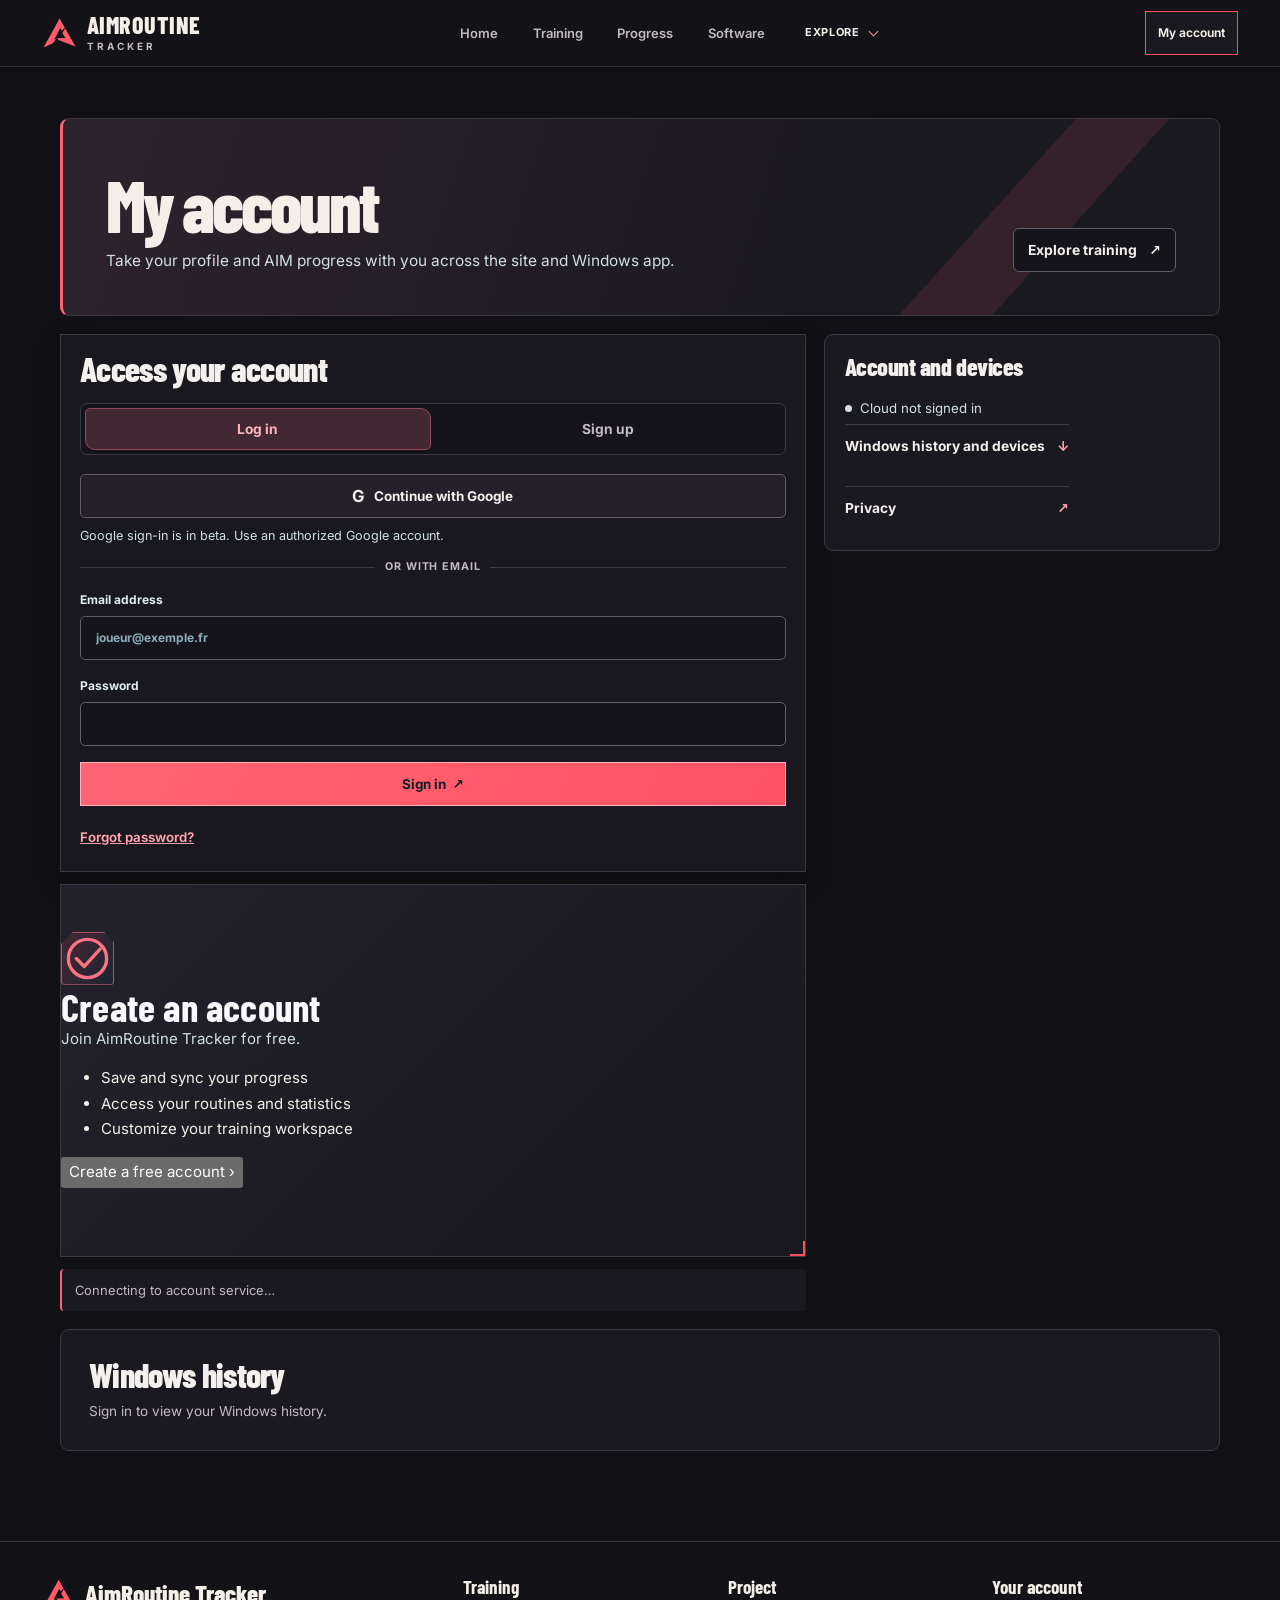
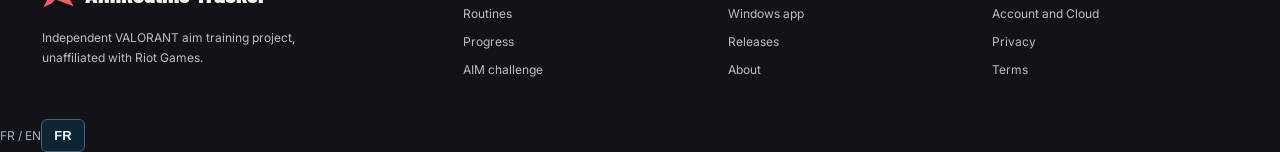
<file: account.html>
<!doctype html><html lang="fr"><head>
<meta charset="utf-8"><meta name="viewport" content="width=device-width,initial-scale=1">
<meta name="theme-color" content="#111115">
<title>Mon compte et sauvegarde cloud — AimRoutine Tracker</title>
<meta name="description" content="Connecte-toi à ton compte AimRoutine pour retrouver ton profil, tes séances et ta progression sur le site et dans le logiciel Windows.">
<link rel="canonical" href="https://aimroutine-tracker.github.io/account.html">
<meta property="og:type" content="website"><meta property="og:title" content="AimRoutine Tracker — Mon compte cloud">
<meta property="og:description" content="Retrouve tes routines et ta progression AIM sur tes appareils, en toute confidentialité.">
<meta property="og:image" content="https://aimroutine-tracker.github.io/aimroutine-logo.png?v=3">
<meta name="twitter:card" content="summary"><meta name="twitter:image" content="https://aimroutine-tracker.github.io/aimroutine-logo.png?v=3">
<link rel="icon" type="image/png" sizes="128x128" href="aimroutine-logo.png?v=3">
<link rel="apple-touch-icon" sizes="128x128" href="aimroutine-logo.png?v=3">
<link rel="manifest" href="manifest.webmanifest?v=2">
<link rel="stylesheet" href="styles.css"><link rel="stylesheet" href="site-global-v31.css?v=4"><link rel="stylesheet" href="site-shared-v5.css?v=3">
<script>
/* Force-check the PWA cache repair even if a former service worker is serving old JS. */
if('serviceWorker' in navigator&&window.isSecureContext){
  const hadController=Boolean(navigator.serviceWorker.controller);
  let refreshed=false;
  navigator.serviceWorker.addEventListener('controllerchange',()=>{
    if(hadController&&!refreshed){refreshed=true;location.reload()}
  });
  window.addEventListener('load',()=>{
    navigator.serviceWorker.register('./sw-v6.js',{scope:'./',updateViaCache:'none'})
      .then(reg=>reg.update()).catch(()=>{ /* Guests can only explore without saving. */ });
  },{once:true});
}
</script><script src="site.js?v=9" defer></script><script src="site-quality-v34.js?v=2" defer></script>
<link rel="stylesheet" href="windows-sync-v1.css?v=2">
<script>
 { const authReturn=new URLSearchParams(location.hash.slice(1));
   if(authReturn.has('access_token')&&['signup','email'].includes(authReturn.get('type')))
     document.documentElement.dataset.windowsSignupReturn='true'; }
</script>
<script type="module" src="account-v7.mjs?v=20"></script>
<link rel="stylesheet" href="visual-v8.css?v=2">
<link rel="stylesheet" href="site-motion-v10.css?v=1">
<link rel="stylesheet" href="site-arcade-v11.css?v=1">
<link rel="stylesheet" href="site-arcade-v12.css?v=1">
<link rel="stylesheet" href="site-future-v13.css?v=1">
<link rel="stylesheet" href="site-v14-gallery.css?v=1">
<link rel="stylesheet" href="site-v15-fidelity.css?v=1">
<link rel="stylesheet" href="aimroutine-official-tokens-v2.css?v=1">
<link rel="stylesheet" href="site-official-v16.css?v=1">
<link rel="icon" href="favicon.svg?v=3" type="image/svg+xml">
<link rel="stylesheet" href="site-rebuild-v17.css?v=1">
<link rel="stylesheet" href="site-interface-v18.css?v=1">
<link rel="stylesheet" href="site-interface-v19.css?v=1">
<link rel="stylesheet" href="site-reference-v20.css?v=1">
<link rel="stylesheet" href="site-valorant-ui.css?v=1">
<link rel="stylesheet" href="site-valorant-theme.css?v=3">
<link rel="stylesheet" href="site-v22.css?v=5">
<link rel="stylesheet" href="account-v7.css?v=10">
</head><body class="site31 site31-account site-valorant r17">
<a class="site31-skip" href="#main"><span class="fr">Aller au contenu</span><span class="en">Skip to content</span></a>
<header class="site31-header">
<nav class="site31-nav" data-site-navigation="valorant" aria-label="Navigation principale / Main navigation">
  <a class="site31-brand" href="index.html" aria-label="AimRoutine Tracker">
    <img src="aimroutine-brand-a-v2.svg?v=1" width="35" height="35" alt="">
    <span class="valorant-brand-name">AIMROUTINE<small>TRACKER</small></span>
  </a>
  <div class="site31-links">
    <a href="index.html"><span class="fr">Accueil</span><span class="en">Home</span></a>
<a href="training.html"><span class="fr">Entraînement</span><span class="en">Training</span></a>
<a href="progress.html"><span class="fr">Progression</span><span class="en">Progress</span></a>
<a href="product.html"><span class="fr">Logiciel</span><span class="en">Software</span></a>
    <details class="ar5-nav-explore"><summary><span class="fr">Explorer</span><span class="en">Explore</span></summary><div class="ar5-nav-dropdown"><a href="index.html#aim-challenge"><span class="fr">Défi AIM</span><span class="en">AIM challenge</span></a>
<a href="index.html#community"><span class="fr">Communauté</span><span class="en">Community</span></a>
<a href="releases.html"><span class="fr">Versions</span><span class="en">Releases</span></a>
<a href="changelog.html"><span class="fr">Notes de mise à jour</span><span class="en">Release notes</span></a>
<a href="presentation.html"><span class="fr">Le projet</span><span class="en">Project</span></a>
<a href="riot-integration.html"><span class="fr">Riot API</span><span class="en">Riot API</span></a>
<a href="updates.html"><span class="fr">Avancement</span><span class="en">Updates</span></a>
<a href="privacy.html"><span class="fr">Confidentialité</span><span class="en">Privacy</span></a>
<a href="terms.html"><span class="fr">Conditions</span><span class="en">Terms</span></a></div></details>
  </div>
  <div class="site31-controls">
    <button type="button" class="lang site31-lang" data-switch-lang aria-label="Changer de langue / Switch language">EN</button>
    <a href="account.html" aria-current="page" class="valorant-account"><span class="fr">Mon compte</span><span class="en">My account</span></a>
    <details class="site31-mobile-nav"><summary aria-label="Menu"><span class="ar-icon i-menu" aria-hidden="true"></span><span class="valorant-menu-text">Menu</span></summary><div class="site31-mobile-links"><a href="index.html"><span class="fr">Accueil</span><span class="en">Home</span></a>
<a href="training.html"><span class="fr">Entraînement</span><span class="en">Training</span></a>
<a href="progress.html"><span class="fr">Progression</span><span class="en">Progress</span></a>
<a href="product.html"><span class="fr">Logiciel</span><span class="en">Software</span></a>
<a href="account.html" aria-current="page"><span class="fr">Mon compte</span><span class="en">My account</span></a>
<a href="index.html#aim-challenge"><span class="fr">Défi AIM</span><span class="en">AIM challenge</span></a>
<a href="index.html#community"><span class="fr">Communauté</span><span class="en">Community</span></a>
<a href="releases.html"><span class="fr">Versions</span><span class="en">Releases</span></a>
<a href="changelog.html"><span class="fr">Notes de mise à jour</span><span class="en">Release notes</span></a>
<a href="presentation.html"><span class="fr">Le projet</span><span class="en">Project</span></a>
<a href="riot-integration.html"><span class="fr">Riot API</span><span class="en">Riot API</span></a>
<a href="updates.html"><span class="fr">Avancement</span><span class="en">Updates</span></a>
<a href="privacy.html"><span class="fr">Confidentialité</span><span class="en">Privacy</span></a>
<a href="terms.html"><span class="fr">Conditions</span><span class="en">Terms</span></a></div></details>
  </div>
</nav>
</header>
<main id="main" class="ar7-account-main">
<div class="r17-account-wrap r17-screen">
 <section class="ar7-account-intro ar22-intro" aria-labelledby="page-title">
   <div>
    <h1 id="page-title"><span class="fr">Mon compte</span><span class="en">My account</span></h1>
    <p><span class="fr">Ton profil et ta progression AIM te suivent entre le site et le logiciel Windows.</span><span class="en">Take your profile and AIM progress with you across the site and Windows app.</span></p>
   </div>
   <a class="ar7-guest-link" href="training.html"><span class="fr">Découvrir l’entraînement</span><span class="en">Explore training</span><span aria-hidden="true">↗</span></a>
 </section>
 <section class="ar7-windows-auth r17-panel" id="windows-auth-context" aria-labelledby="windows-auth-title" hidden>
  <p class="ar7-windows-label">AIMROUTINE TRACKER · WINDOWS</p>
  <h2 id="windows-auth-title"><span class="fr">Associer ton compte à AimRoutine Tracker</span><span class="en">Connect your account to AimRoutine Tracker</span></h2>
  <p><span class="fr">Associer ce profil permet d’envoyer ses résultats Windows vers le compte choisi.</span><span class="en">Connecting this profile lets it upload Windows results to the account you choose.</span></p>
  <p id="windows-auth-status" role="status" aria-live="polite"></p>
  <div class="ar7-windows-actions">
   <button type="button" class="ar7-primary" id="windows-continue" hidden></button>
   <button type="button" class="ar7-secondary" id="windows-google" hidden><span class="fr">Choisir un compte Google</span><span class="en">Choose a Google account</span></button>
   <button type="button" class="ar7-secondary" id="windows-switch-account" hidden><span class="fr">Utiliser un autre compte</span><span class="en">Use another account</span></button>
   <button type="button" class="ar7-secondary" id="windows-dismiss" hidden><span class="fr">Annuler la liaison</span><span class="en">Cancel connection</span></button>
  </div>
 </section>
 <div class="r17-account-cols"><div class="r17-account-auth" data-r17-auth-slot>
<section class="ar7-account-panel" id="auth-panel" aria-labelledby="ar7-auth-title">
 <h2 id="ar7-auth-title"><span class="fr">Accéder à ton compte</span><span class="en">Access your account</span></h2>
 <div class="ar7-form-switch" role="group" aria-label="Mode de connexion">
 <button type="button" id="login-mode" aria-pressed="true"><span class="fr">Connexion</span><span class="en">Log in</span></button>
 <button type="button" id="signup-mode" aria-pressed="false"><span class="fr">Inscription</span><span class="en">Sign up</span></button></div>
 
<div id="google-login-wrap" class="ar7-social-login">
  <button id="google-signin" class="ar7-google-btn" type="button" aria-describedby="google-login-note">
    <span class="ar7-google-icon" aria-hidden="true">G</span>
    <span class="fr">Continuer avec Google</span><span class="en">Continue with Google</span>
  </button>
  <p id="google-login-note" class="ar7-social-note"><span class="fr">La connexion Google est en bêta. Utilise un compte Google autorisé.</span><span class="en">Google sign-in is in beta. Use an authorized Google account.</span></p>
  <div class="ar7-divider"><span class="fr">OU PAR E-MAIL</span><span class="en">OR WITH EMAIL</span></div>
</div>
<form id="login-form" class="ar7-auth-form">
  <label><span class="fr">Adresse e-mail</span><span class="en">Email address</span><input id="login-email" type="email" autocomplete="username" required maxlength="254" placeholder="joueur@exemple.fr"></label>
  <label><span class="fr">Mot de passe</span><span class="en">Password</span><input id="login-password" type="password" autocomplete="current-password" minlength="6" required></label>
  <div class="ar7-captcha" id="captcha-login" aria-label="Vérification anti-robots de connexion"></div>
  <button type="submit" class="ar7-primary"><span id="login-default-action"><span class="fr">Se connecter</span><span class="en">Sign in</span></span><span id="login-windows-action" hidden><span class="fr">Se connecter et associer ce profil Windows</span><span class="en">Sign in and connect this Windows profile</span></span> ↗</button>
  <button class="ar7-link" type="button" id="reset-link"><span class="fr">Mot de passe oublié ?</span><span class="en">Forgot password?</span></button>
 </form>
 <form id="signup-form" class="ar7-auth-form" hidden>
  <p class="ar7-social-note"><span class="fr">Crée ton compte gratuitement. Un e-mail de confirmation te sera envoyé pour activer l’accès à ta progression.</span><span class="en">Create your free account. We will email you a confirmation link to activate access to your progress.</span></p>
  <label><span class="fr">Pseudo (obligatoire)</span><span class="en">Username (required)</span><input id="signup-username" type="text" autocomplete="nickname" required minlength="3" maxlength="24" pattern="[A-Za-z0-9][A-Za-z0-9_-]{2,23}" spellcheck="false" placeholder="Ex. NovaFox27"></label>
  <p class="ar7-social-note"><span class="fr">3 à 24 caractères : lettres, chiffres, _ ou -, sans espace. Les pseudos ne sont pas uniques.</span><span class="en">3 to 24 characters: letters, digits, _ or -, no spaces. Usernames are not unique.</span></p>
  <label><span class="fr">Adresse e-mail</span><span class="en">Email address</span><input id="signup-email" type="email" autocomplete="email" required maxlength="254"></label>
  <label><span class="fr">Mot de passe (8 caractères minimum)</span><span class="en">Password (8 characters minimum)</span><input id="signup-password" type="password" autocomplete="new-password" minlength="8" required></label>
  <p class="ar7-social-note"><span class="fr">Minimum 8 caractères : une minuscule, une majuscule, un chiffre et un symbole. Un contrôle gratuit vérifie les mots de passe déjà exposés dans des fuites, sans transmettre le mot de passe complet.</span><span class="en">At least 8 characters: lowercase, uppercase, a number and a symbol. Free screening checks known breaches without sharing your full password.</span></p>
  <div class="ar7-captcha" id="captcha-signup" aria-label="Vérification anti-robots d’inscription"></div>
  <button type="submit" class="ar7-primary" id="signup-submit"><span class="fr">Créer mon compte</span><span class="en">Create my account</span></button>
 </form>
 <form id="reset-form" class="ar7-auth-form" hidden>
  <h3><span class="fr">Réinitialiser mon mot de passe</span><span class="en">Reset my password</span></h3>
  <label>E-mail<input id="reset-email" type="email" autocomplete="email" required maxlength="254"></label>
  <div class="ar7-captcha" id="captcha-reset" aria-label="Vérification anti-robots de récupération"></div>
  <button class="ar7-primary" type="submit"><span class="fr">Envoyer le lien</span><span class="en">Send reset link</span></button>
  <button type="button" class="ar7-link" id="back-to-login"><span class="fr">Retour</span><span class="en">Back</span></button>
 </form>
 <form id="new-password-form" class="ar7-auth-form" hidden>
  <h3><span class="fr">Choisir un nouveau mot de passe</span><span class="en">Set new password</span></h3>
  <label><span class="fr">Nouveau mot de passe (8 caractères minimum)</span><span class="en">New password (at least 8 characters)</span><input id="new-password" type="password" autocomplete="new-password" minlength="8" required></label>
  <p class="ar7-social-note"><span class="fr">Une minuscule, une majuscule, un chiffre et un symbole sont nécessaires. Vérification contre les fuites connues par empreinte partielle uniquement.</span><span class="en">Lowercase, uppercase, a number and a symbol are required. Known-breach screening only sends a partial hash.</span></p>
  <button class="ar7-primary" type="submit"><span class="fr">Mettre à jour</span><span class="en">Update</span></button>
 </form>
</section>
<section class="ar7-account-panel" id="username-panel" aria-labelledby="username-title" hidden>
 <h2 id="username-title"><span class="fr">Choisis ton pseudo.</span><span class="en">Choose your username.</span></h2>
 <p class="ar7-social-note"><span class="fr">Pour terminer la création de ton compte, choisis un pseudo. Il reste enregistré sur tous tes appareils, avec la sauvegarde cloud automatique. Cette étape est aussi proposée aux comptes Google et aux anciens comptes.</span><span class="en">Complete your account by choosing a username. It stays saved across devices with automatic cloud backup. This step also applies to Google and existing accounts.</span></p>
 <p class="ar7-social-note"><span class="fr">Compte : </span><span class="en">Account: </span><strong id="username-email">—</strong></p>
 <form id="username-form" class="ar7-auth-form">
  <label><span class="fr">Ton pseudo (obligatoire)</span><span class="en">Your username (required)</span><input id="username-input" type="text" autocomplete="nickname" required minlength="3" maxlength="24" pattern="[A-Za-z0-9][A-Za-z0-9_-]{2,23}" spellcheck="false" placeholder="Ex. NovaFox27"></label>
  <p class="ar7-social-note"><span class="fr">3 à 24 caractères, sans espace : lettres, chiffres, _ et -.</span><span class="en">3 to 24 characters, no spaces: letters, digits, _ and -.</span></p>
  <button type="submit" class="ar7-primary"><span class="fr">Enregistrer mon pseudo</span><span class="en">Save my username</span></button>
  <button type="button" id="username-signout" class="ar7-secondary"><span class="fr">Déconnexion</span><span class="en">Sign out</span></button>
 </form>
</section>
<section class="ar7-account-panel" id="dashboard-panel" aria-labelledby="ar7-dash-title" hidden>
 <header class="ar7-account-heading">
  <div>
   <h2 id="ar7-dash-title"><span class="fr">Mon espace</span><span class="en">My workspace</span></h2>
   <p class="ar7-email"><strong id="user-username">—</strong><span class="ar7-email-separator" aria-hidden="true"></span><span id="user-email">—</span></p>
  </div>
  <button type="button" class="ar7-secondary" id="logout" title="Déconnecte ton compte de tous les appareils"><span class="fr">Déconnexion</span><span class="en">Sign out</span></button>
 </header>
 <section class="ar7-player" id="account-player" aria-labelledby="account-player-title" hidden>
  <div class="ar7-player-heading">
   <div><h3 id="account-player-title"><span class="fr">Mon profil AimRoutine</span><span class="en">My AimRoutine profile</span></h3>
    <p class="ar7-player-hint"><span class="fr">Synchronisé avec le logiciel Windows.</span><span class="en">Synced with the Windows app.</span></p>
   </div>
   <button id="account-player-edit" type="button" class="ar7-primary" hidden><span class="fr">Modifier mon profil</span><span class="en">Edit my profile</span></button>
  </div>
  <p class="ar7-player-status" id="account-player-status" role="status">
   <span class="ar7-player-loading"><span class="fr">Récupération du profil…</span><span class="en">Loading your profile…</span></span>
   <span class="ar7-player-empty" hidden><span class="fr">Configure ton profil pour l’utiliser sur le site et dans le logiciel.</span><span class="en">Set up your profile to use it across the site and the Windows app.</span></span>
   <span class="ar7-player-error" hidden><span class="fr">Ton profil est temporairement indisponible.</span><span class="en">Your profile is temporarily unavailable.</span></span>
  </p>
  <div class="ar7-player-summary" id="account-player-summary" hidden>
   <div class="ar7-player-avatar" aria-hidden="true"><span id="account-player-initials"></span><img id="account-player-avatar" alt="" width="52" height="52" hidden></div>
   <div class="ar7-player-name"><small><span class="fr">Pseudo du profil</span><span class="en">Profile nickname</span></small><strong id="account-player-name"></strong></div>
   <dl class="ar7-player-details">
    <div><dt><span class="fr">Rang VALORANT</span><span class="en">VALORANT rank</span></dt><dd><span id="account-player-rank-fr" class="fr"></span><span id="account-player-rank-en" class="en"></span></dd></div>
    <div><dt>eDPI</dt><dd><span id="account-player-edpi-fr" class="fr"></span><span id="account-player-edpi-en" class="en"></span></dd></div>
   </dl>
  </div>
  <button id="account-player-retry" type="button" class="ar7-secondary" hidden><span class="fr">Réessayer</span><span class="en">Try again</span></button>
  <form id="account-player-form" class="ar7-player-form" aria-labelledby="account-player-title" hidden>
   <fieldset data-player-fields>
    <legend class="ar7-player-form-title"><span class="fr">Ton profil partagé</span><span class="en">Your shared profile</span></legend>
    <div class="ar7-player-edit-grid">
     <label><span class="fr">Pseudo du profil</span><span class="en">Profile nickname</span><input name="name" type="text" required maxlength="80" autocomplete="nickname"></label>
     <label><span class="fr">Rang VALORANT</span><span class="en">VALORANT rank</span><select name="rank" required></select></label>
     <label data-player-division>Division<select name="division"><option value="1">1</option><option value="2">2</option><option value="3">3</option></select></label>
    </div>
    <div class="ar7-player-edit-avatar">
     <div class="ar7-player-avatar" aria-hidden="true"><span id="account-player-draft-initials"></span><img id="account-player-draft-avatar" alt="" width="52" height="52" hidden></div>
     <label><span class="fr">Image de profil</span><span class="en">Profile picture</span><input name="avatar" type="file" accept="image/png,image/jpeg,image/webp,.png,.jpg,.jpeg,.webp" aria-describedby="account-player-image-help"></label>
     <button id="account-player-remove-avatar" type="button" class="ar7-secondary" hidden><span class="fr">Retirer</span><span class="en">Remove</span></button>
    </div>
    <p id="account-player-image-help" class="ar7-player-hint"><span class="fr">PNG, JPG ou WebP, 5 Mo maximum. L’image est recadrée au centre.</span><span class="en">PNG, JPG or WebP, up to 5 MB. Images are cropped to the centre.</span></p>
    <fieldset class="ar7-player-group">
     <legend><span class="fr">Réglages de la souris</span><span class="en">Mouse settings</span></legend>
     <div class="ar7-player-edit-grid">
      <label>DPI<input name="dpi" type="number" min="50" max="50000" step="1" required></label>
      <label><span class="fr">Sensibilité VALORANT</span><span class="en">VALORANT sensitivity</span><input name="sensitivity" type="number" min="0.001" max="20" step="any" required></label>
      <label><span class="fr">Fréquence (Hz)</span><span class="en">Polling rate (Hz)</span><input name="pollingRate" type="number" min="125" max="8000" step="1" required></label>
     </div>
     <p class="ar7-player-hint">eDPI <output id="account-player-draft-edpi">—</output></p>
    </fieldset>
    <fieldset class="ar7-player-group">
     <legend><span class="fr">Entraînement</span><span class="en">Training</span></legend>
     <div class="ar7-player-edit-grid">
      <label><span class="fr">Durée (min)</span><span class="en">Duration (min)</span><input name="minutes" type="number" min="1" max="60" step="any" required></label>
      <label><span class="fr">Fatigue sur 5</span><span class="en">Fatigue out of 5</span><input name="fatigue" type="number" min="1" max="5" required></label>
      <label><span class="fr">Niveau mécanique sur 6</span><span class="en">Mechanical skill out of 6</span><input name="mechanicalLevel" type="number" min="1" max="6" required></label>
     </div>
     <fieldset class="ar7-player-choices"><legend><span class="fr">Jours d’entraînement</span><span class="en">Training days</span></legend><div data-choices="trainingDays"></div></fieldset>
     <fieldset class="ar7-player-choices"><legend><span class="fr">Logiciels disponibles</span><span class="en">Available tools</span></legend><div data-choices="owned"></div></fieldset>
     <p class="ar7-player-hint"><span class="fr">VALORANT est utilisé par défaut.</span><span class="en">VALORANT is used by default.</span></p>
    </fieldset>
    <fieldset class="ar7-player-group">
     <legend><span class="fr">Priorités du coach</span><span class="en">Coaching priorities</span></legend>
     <fieldset class="ar7-player-choices"><legend><span class="fr">Compétences à travailler</span><span class="en">Skills to practise</span></legend><div data-choices="goals"></div></fieldset>
     <fieldset class="ar7-player-choices"><legend><span class="fr">Difficultés observées</span><span class="en">Challenges you notice</span></legend><div data-choices="weaknesses"></div></fieldset>
    </fieldset>
    <div class="ar7-player-controls">
     <button id="account-player-save" type="submit" class="ar7-primary"><span class="fr">Enregistrer mon profil</span><span class="en">Save my profile</span></button>
     <button id="account-player-cancel" type="button" class="ar7-secondary"><span class="fr">Annuler</span><span class="en">Cancel</span></button>
    </div>
   </fieldset>
  </form>
  <p id="account-player-feedback" class="ar7-player-feedback" role="status" aria-live="polite"></p>
 </section>
 <h3 class="ar7-data-title"><span class="fr">Progression sur le site</span><span class="en">Website progress</span></h3>
 <div class="ar7-service-grid">
  <div><small><span class="fr">Sauvegarde cloud</span><span class="en">Cloud backup</span></small><strong id="cloud-enabled-status">Désactivée</strong></div>
  <div><small><span class="fr">Séances sur cet appareil</span><span class="en">Sessions on this device</span></small><strong id="cloud-sessions-count">0</strong></div>
  <div><small><span class="fr">Routines sur cet appareil</span><span class="en">Routines on this device</span></small><strong id="cloud-routines-count">0</strong></div>
 </div>
 <div class="ar7-controls">
  <button id="cloud-enable" type="button" hidden class="ar7-primary"><span class="fr">Synchronisation automatique</span><span class="en">Enable cloud backup</span></button>
  <button id="cloud-sync" type="button" hidden class="ar7-secondary"><span class="fr">Synchronisation automatique</span><span class="en">Sync now</span></button>
  <a href="training.html" class="ar7-secondary"><span class="fr">Accéder à mon espace AIM</span><span class="en">Open AIM workspace</span></a>
 </div>
 <section id="account-data" class="ar7-account-data" aria-labelledby="account-data-title">
 <h3 id="account-data-title"><span class="fr">Mes données</span><span class="en">My data</span></h3>
 <details class="ar7-import-guest"><summary><span class="fr">Importer ma progression invitée</span><span class="en">Import my guest progress</span></summary><p><span class="fr">Si tu utilisais AimRoutine sans compte sur cet appareil, copie tes anciennes séances et routines vers ton compte cloud. Les données invitées seront conservées, sans suppression.</span><span class="en">If you trained as a guest on this device, copy your old training history and routines to your account. Original guest data is not deleted.</span></p><button id="cloud-import-guest" type="button" class="ar7-secondary"><span class="fr">Importer mes données invitées</span><span class="en">Import guest data</span></button></details>
 <details class="ar7-delete-cloud">
<summary><span class="fr">Supprimer ma progression cloud</span><span class="en">Delete my cloud progress</span></summary>
<p><span class="fr">Supprime les séances, routines, préférences et profil enregistrés dans le cloud. Ton compte reste actif, et les copies locales des autres appareils peuvent restaurer ces données si tu les synchronises à nouveau.</span><span class="en">Deletes cloud sessions, routines, preferences and profile. Your account remains active; stale local copies on other devices could upload them again.</span></p>
<button type="button" id="cloud-delete" class="ar7-danger"><span class="fr">Supprimer ma progression cloud</span><span class="en">Delete cloud progress</span></button>
</details>
<details class="ar7-delete-cloud ar7-delete-account">
<summary><span class="fr">Supprimer définitivement mon compte</span><span class="en">Permanently delete my account</span></summary>
<p><span class="fr">Cette action supprime l'identité de connexion Supabase ainsi que les données web et les copies cloud Windows associées. Elle ne supprime pas automatiquement les exports JSON et les copies enregistrées sur d'autres appareils. Il n'y a pas d'annulation possible.</span><span class="en">This deletes your Supabase authentication identity and its associated web data and Windows cloud copies. Other devices and exported JSON files may retain copies. This action cannot be undone.</span></p>
<section id="google-delete-flow" class="ar7-delete-google" hidden>
 <p class="fr">Ton compte utilise Google. Pour le supprimer définitivement, écris <strong>SUPPRIMER</strong> en majuscules, puis appuie sur le bouton rouge. Aucune reconnexion Google n'est demandée.</p>
 <p class="en">You signed in with Google. To permanently delete your account, type <strong>SUPPRIMER</strong> in uppercase, then press the red button. No second Google sign-in is needed.</p>
 <p id="google-delete-status" role="status" aria-live="polite"></p>
</section>
<form id="delete-account-form" class="ar7-auth-form" autocomplete="off">
<label id="delete-password-row"><span class="fr">Confirme avec ton mot de passe actuel</span><span class="en">Confirm with your current password</span>
<input id="delete-account-password" type="password" autocomplete="current-password" required minlength="6"></label>
<div id="captcha-delete-wrap" hidden><div class="ar7-captcha" id="captcha-delete" aria-label="Vérification anti-robots pour suppression du compte"></div></div>
<label><span class="fr">Écris exactement SUPPRIMER</span><span class="en">Type exactly SUPPRIMER</span>
<input id="delete-account-confirmation" type="text" required autocomplete="off" spellcheck="false" maxlength="9" pattern="SUPPRIMER" placeholder="SUPPRIMER"></label>
<button type="submit" id="delete-account-final" class="ar7-danger"><span class="fr">Supprimer définitivement mon compte</span><span class="en">Permanently delete my account</span></button>
</form>
 </details>
 </section>
</section>
<div class="ar7-status" id="account-status" role="status" aria-live="polite"><span class="fr">Connexion au service de comptes…</span><span class="en">Connecting to account service…</span></div>
</div>
<aside class="ar7-account-rail" aria-labelledby="account-links-heading">
 <h2 id="account-links-heading"><span class="fr">Compte et appareils</span><span class="en">Account and devices</span></h2>
 <div class="r17-cloud-split">
  <p class="ar7-sync-indicator" data-r17-cloud-label><span class="fr">Cloud non connecté</span><span class="en">Cloud not signed in</span></p>
  <nav class="ar7-account-links" aria-label="Accès rapides / Quick links">
   <a class="ar7-member-link" href="#account-player-edit"><span class="fr">Modifier mon profil</span><span class="en">Edit my profile</span><span aria-hidden="true">↗</span></a>
   <a href="#windows-sync"><span class="fr">Historique et appareils Windows</span><span class="en">Windows history and devices</span><span aria-hidden="true">↓</span></a>
   <a href="privacy.html"><span class="fr">Confidentialité</span><span class="en">Privacy</span><span aria-hidden="true">↗</span></a>
  </nav>
 </div>
</aside>
</div>
<section class="ar7-windows ar7-account-window" id="windows-sync" aria-labelledby="windows-sync-title">
 <header class="ar7-windows-heading">
  <div><h2 id="windows-sync-title"><span class="fr">Historique Windows</span><span class="en">Windows history</span></h2></div>
  <button id="windows-refresh" type="button" class="ar7-secondary" hidden><span class="fr">Actualiser</span><span class="en">Refresh</span></button>
 </header>
 <p class="ar7-windows-description"><span class="fr">Consulte les résultats synchronisés et gère les appareils associés à ton compte.</span><span class="en">View synced results and manage the devices connected to your account.</span></p>
 <div class="ar7-windows-pairing" id="windows-pairing" hidden>
  <h3><span class="fr">Autoriser la liaison Windows</span><span class="en">Approve the Windows connection</span></h3>
  <p><span class="fr">Vérifie que tu as lancé cette connexion depuis AimRoutine Tracker. Elle ouvrira le compte ci-dessous dans le logiciel.</span><span class="en">Make sure you started this connection in AimRoutine Tracker. It will open the account below in the app.</span></p>
  <p id="windows-pairing-account"></p>
  <div class="ar7-windows-actions">
   <button type="button" class="ar7-primary" id="windows-approve" disabled><span class="fr">Autoriser cet appareil</span><span class="en">Approve this device</span></button>
   <button type="button" class="ar7-secondary" id="windows-cancel"><span class="fr">Annuler la liaison</span><span class="en">Cancel connection</span></button>
  </div>
 </div>
 <p class="ar7-windows-status" id="windows-status" role="status" aria-live="polite"><span class="fr">Connecte-toi pour consulter ton historique Windows.</span><span class="en">Sign in to view your Windows history.</span></p>
 <div id="windows-linked" hidden>
  <div class="ar7-windows-toolbar">
   <label for="windows-device"><span class="fr">Appareil Windows connecté</span><span class="en">Connected Windows device</span><select id="windows-device"></select></label>
   <button id="windows-revoke" type="button" class="ar7-danger"><span class="fr">Dissocier cet appareil</span><span class="en">Disconnect this device</span></button>
  </div>
  <p id="windows-device-summary"></p>
  <div class="ar7-windows-table" id="windows-table" role="region" aria-labelledby="windows-sync-title" tabindex="0" hidden>
   <table>
    <thead><tr>
     <th scope="col">Date</th><th scope="col"><span class="fr">Exercice / logiciel</span><span class="en">Exercise / software</span></th>
     <th scope="col"><span class="fr">Durée</span><span class="en">Duration</span></th><th scope="col">Score</th>
     <th scope="col"><span class="fr">Précision</span><span class="en">Accuracy</span></th><th scope="col">Headshot</th>
     <th scope="col"><span class="fr">Ressenti</span><span class="en">Mood</span></th><th scope="col">Notes</th>
    </tr></thead><tbody id="windows-results"></tbody>
   </table>
  </div>
  <button id="windows-more" type="button" class="ar7-secondary" hidden><span class="fr">Voir plus de résultats</span><span class="en">Show more results</span></button>
 </div>
</section>
</div>
</main>
<footer class="site31-footer ar22-footer">
  <div class="valorant-shell ar22-footer-layout">
    <div class="ar22-footer-brand">
      <a href="index.html"><img src="aimroutine-brand-a-v2.svg?v=1" width="33" height="33" alt="">AimRoutine Tracker</a>
      <p><span class="fr">Projet indépendant d’entraînement AIM pour VALORANT, sans affiliation avec Riot Games.</span><span class="en">Independent VALORANT aim training project, unaffiliated with Riot Games.</span></p>
    </div>
    <nav class="ar22-footer-nav" aria-label="Liens utiles / Useful links">
      <div><strong><span class="fr">S’entraîner</span><span class="en">Training</span></strong>
        <a href="training.html"><span class="fr">Routines</span><span class="en">Routines</span></a>
        <a href="progress.html"><span class="fr">Progression</span><span class="en">Progress</span></a>
        <a href="index.html#aim-challenge"><span class="fr">Défi AIM</span><span class="en">AIM challenge</span></a>
      </div>
      <div><strong><span class="fr">Le projet</span><span class="en">Project</span></strong>
        <a href="product.html"><span class="fr">Logiciel Windows</span><span class="en">Windows app</span></a>
        <a href="releases.html"><span class="fr">Versions</span><span class="en">Releases</span></a>
        <a href="presentation.html"><span class="fr">Présentation</span><span class="en">About</span></a>
      </div>
      <div><strong><span class="fr">Ton compte</span><span class="en">Your account</span></strong>
        <a href="account.html"><span class="fr">Compte et Cloud</span><span class="en">Account and Cloud</span></a>
        <a href="privacy.html"><span class="fr">Confidentialité</span><span class="en">Privacy</span></a>
        <a href="terms.html"><span class="fr">Conditions</span><span class="en">Terms</span></a>
      </div>
    </nav>
  </div>
</footer>
<script src="site-motion-v10.js?v=1" defer></script>
<script src="site-future-v13.js?v=1" defer></script>
<script src="site-v14-gallery.js?v=2" defer></script>
<script src="site-v15-fidelity.js?v=2" defer></script>
<script defer src="site-rebuild-v17.js?v=4"></script>
<script defer src="site-interface-v18.js?v=2"></script>
<script type="module" src="site-interface-v19.mjs?v=1"></script>
<script type="module" src="site-reference-v20.mjs?v=1"></script>
</body></html>
</file>
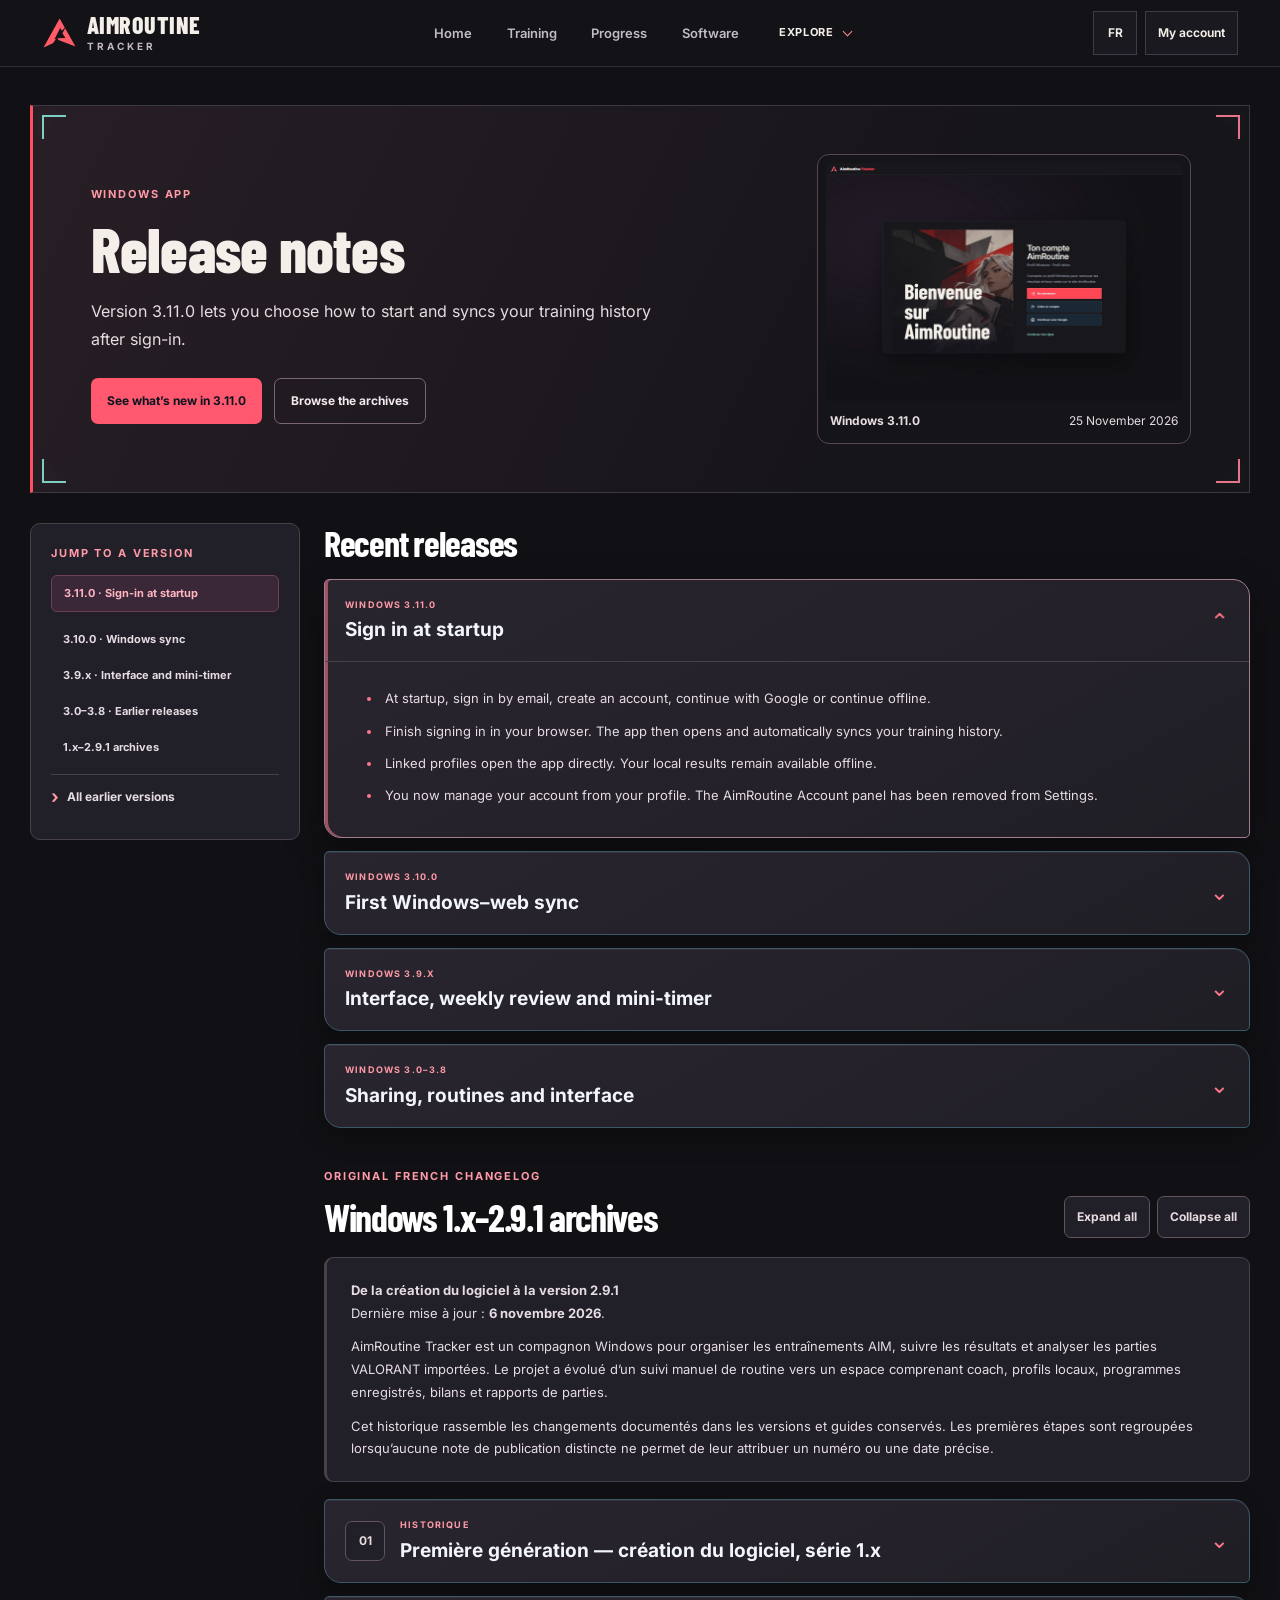
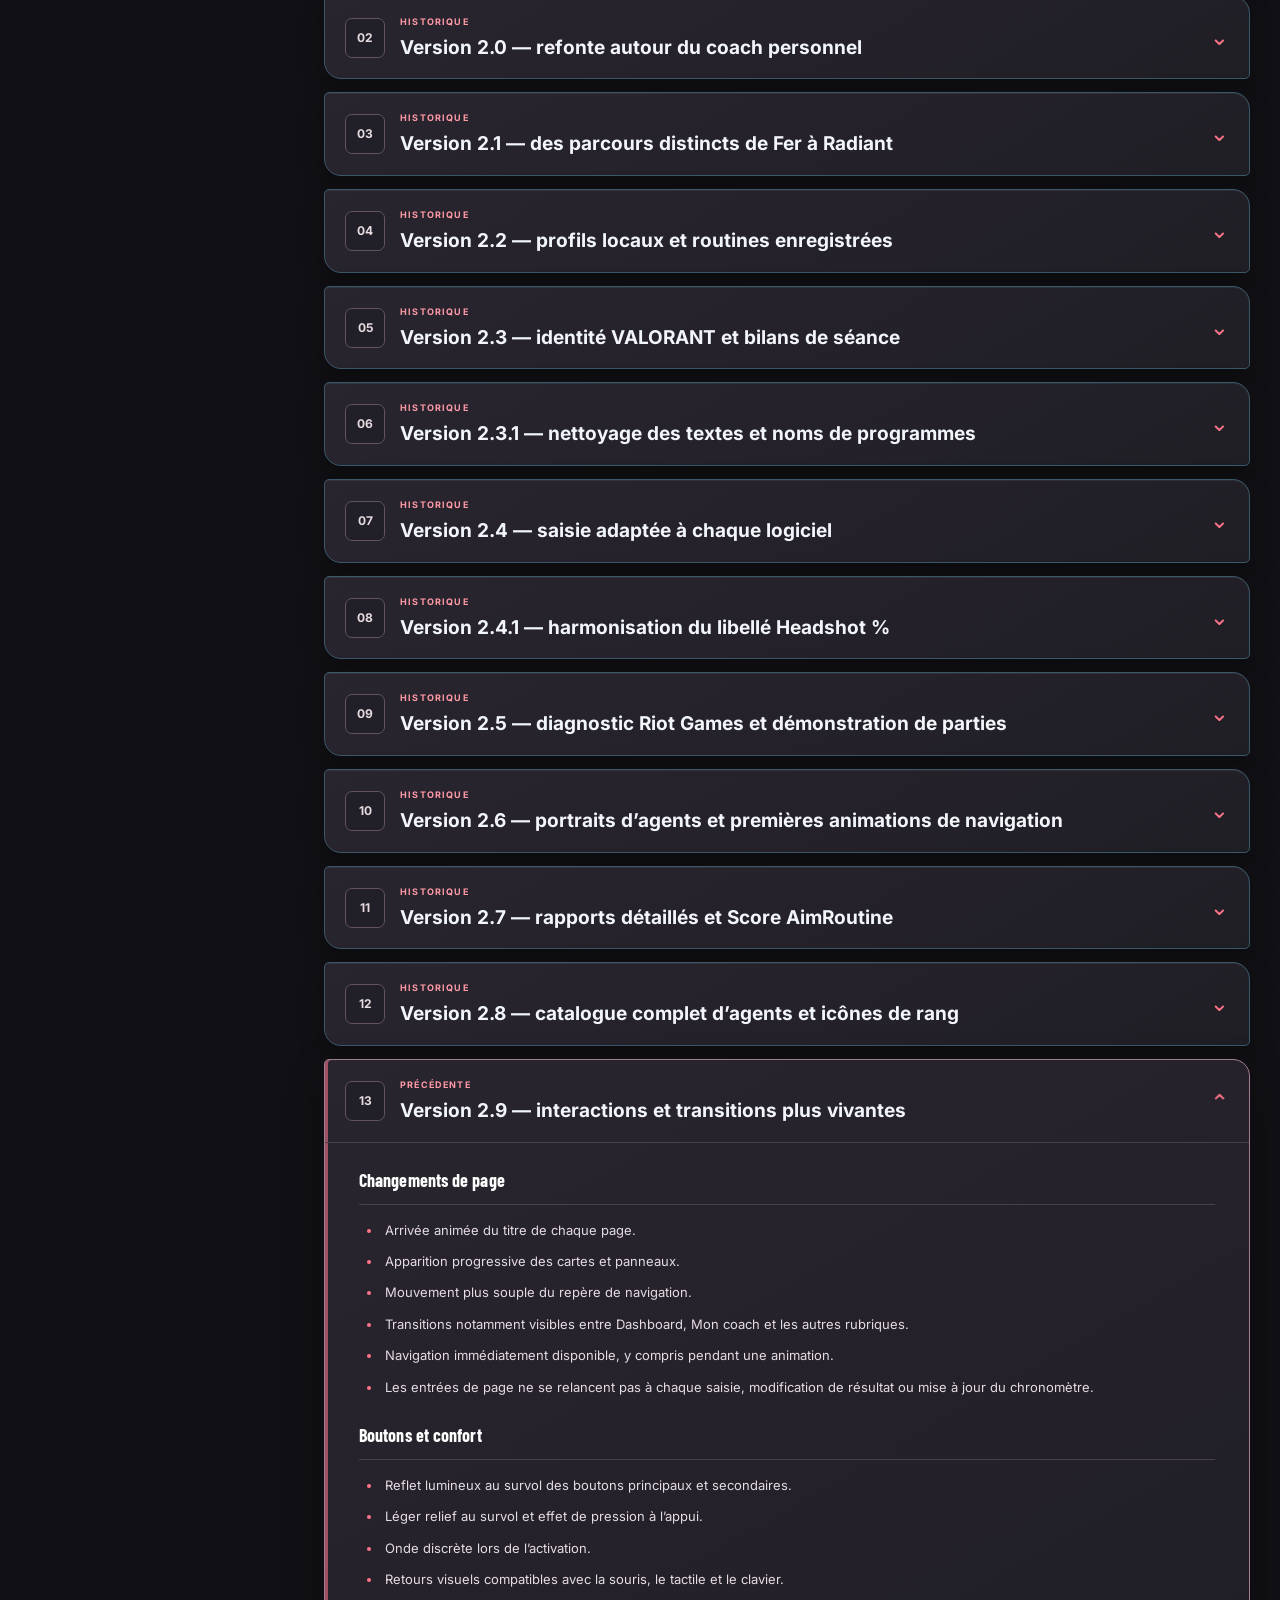
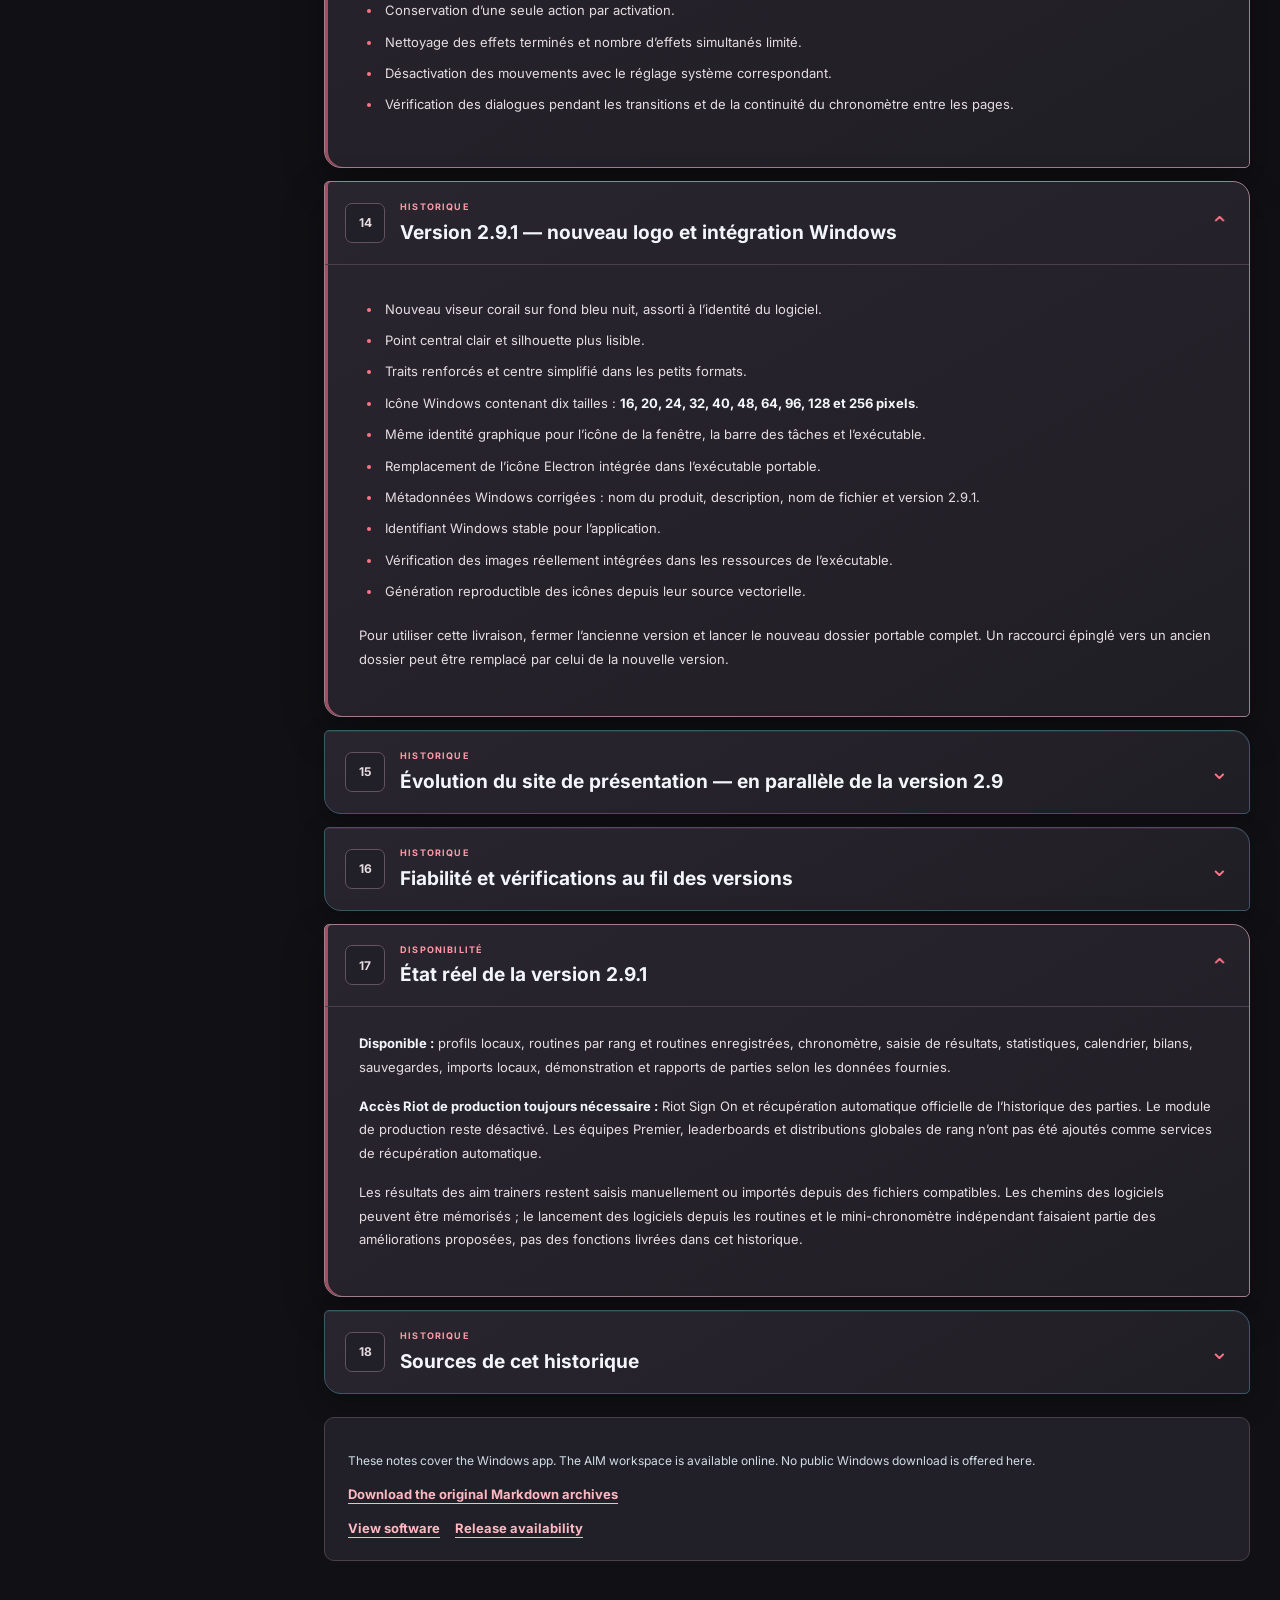
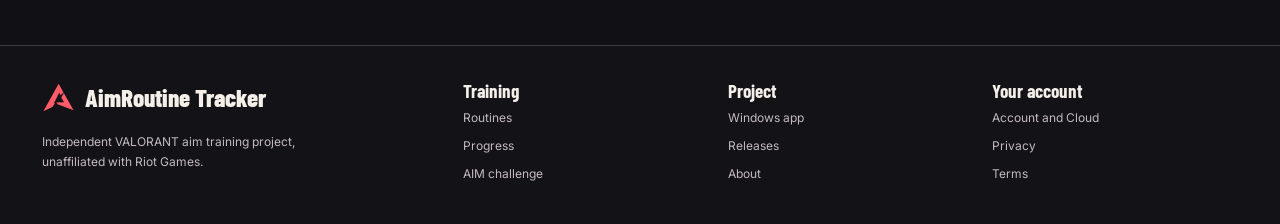
<file: changelog.html>
<!doctype html><html lang="fr"><head>
<meta charset="utf-8"><meta name="viewport" content="width=device-width, initial-scale=1">
<meta name="theme-color" content="#111115">
<title>Notes de mise à jour Windows 3.11.0 — AimRoutine Tracker</title>
<meta name="description" content="Notes Windows 3.11.0 et historique AimRoutine Tracker. Connexion au démarrage et synchronisation des entraînements.">
<link rel="canonical" href="https://aimroutine-tracker.github.io/changelog.html">
<meta property="og:type" content="website"><meta property="og:title" content="AimRoutine Tracker — Notes de mise à jour Windows 3.11.0">
<meta property="og:description" content="Connexion au démarrage et synchronisation des entraînements dans Windows 3.11.0.">
<meta property="og:image" content="https://aimroutine-tracker.github.io/aimroutine-logo.png?v=3">
<meta name="twitter:card" content="summary"><meta name="twitter:image" content="https://aimroutine-tracker.github.io/aimroutine-logo.png?v=3">
<link rel="manifest" href="manifest.webmanifest?v=2">
<link rel="icon" type="image/png" sizes="128x128" href="aimroutine-logo.png?v=3">
<link rel="apple-touch-icon" sizes="128x128" href="aimroutine-logo.png?v=3">
<link rel="stylesheet" href="styles.css"><link rel="stylesheet" href="site-global-v31.css?v=4">
<link rel="stylesheet" href="site-shared-v5.css?v=3"><link rel="stylesheet" href="site-v5.css?v=1">
<script src="site.js?v=9" defer></script><script src="site-quality-v34.js?v=2" defer></script>
<script src="changelog-v1.js?v=2" defer></script>
<link rel="stylesheet" href="visual-v8.css?v=2">
<link rel="stylesheet" href="site-motion-v10.css?v=1">
<link rel="stylesheet" href="site-arcade-v11.css?v=1">
<link rel="stylesheet" href="site-arcade-v12.css?v=1">
<link rel="stylesheet" href="site-future-v13.css?v=1">
<link rel="stylesheet" href="site-v14-gallery.css?v=1">
<link rel="stylesheet" href="site-v15-fidelity.css?v=1">
<link rel="stylesheet" href="aimroutine-official-tokens-v2.css?v=1">
<link rel="stylesheet" href="site-official-v16.css?v=1">
<link rel="icon" href="favicon.svg?v=3" type="image/svg+xml">
<link rel="stylesheet" href="site-interface-v18.css?v=1">
<link rel="stylesheet" href="site-valorant-ui.css?v=1">
<link rel="stylesheet" href="site-valorant-theme.css?v=3">
<link rel="stylesheet" href="site-v22.css?v=5">
<link rel="stylesheet" href="changelog-v1.css?v=2">
</head>
<body class="site31 site31-changelog site-valorant">
<a class="site31-skip" href="#main"><span class="fr">Aller au contenu</span><span class="en">Skip to content</span></a>
<header class="site31-header">
<nav class="site31-nav" data-site-navigation="valorant" aria-label="Navigation principale / Main navigation">
  <a class="site31-brand" href="index.html" aria-label="AimRoutine Tracker">
    <img src="aimroutine-brand-a-v2.svg?v=1" width="35" height="35" alt="">
    <span class="valorant-brand-name">AIMROUTINE<small>TRACKER</small></span>
  </a>
  <div class="site31-links">
    <a href="index.html"><span class="fr">Accueil</span><span class="en">Home</span></a>
<a href="training.html"><span class="fr">Entraînement</span><span class="en">Training</span></a>
<a href="progress.html"><span class="fr">Progression</span><span class="en">Progress</span></a>
<a href="product.html"><span class="fr">Logiciel</span><span class="en">Software</span></a>
    <details class="ar5-nav-explore"><summary><span class="fr">Explorer</span><span class="en">Explore</span></summary><div class="ar5-nav-dropdown"><a href="index.html#aim-challenge"><span class="fr">Défi AIM</span><span class="en">AIM challenge</span></a>
<a href="index.html#community"><span class="fr">Communauté</span><span class="en">Community</span></a>
<a href="releases.html"><span class="fr">Versions</span><span class="en">Releases</span></a>
<a href="changelog.html" aria-current="page"><span class="fr">Notes de mise à jour</span><span class="en">Release notes</span></a>
<a href="presentation.html"><span class="fr">Le projet</span><span class="en">Project</span></a>
<a href="riot-integration.html"><span class="fr">Riot API</span><span class="en">Riot API</span></a>
<a href="updates.html"><span class="fr">Avancement</span><span class="en">Updates</span></a>
<a href="privacy.html"><span class="fr">Confidentialité</span><span class="en">Privacy</span></a>
<a href="terms.html"><span class="fr">Conditions</span><span class="en">Terms</span></a></div></details>
  </div>
  <div class="site31-controls">
    <button type="button" class="lang site31-lang" data-switch-lang aria-label="Changer de langue / Switch language">EN</button>
    <a href="account.html" class="valorant-account"><span class="fr">Mon compte</span><span class="en">My account</span></a>
    <details class="site31-mobile-nav"><summary aria-label="Menu"><span class="ar-icon i-menu" aria-hidden="true"></span><span class="valorant-menu-text">Menu</span></summary><div class="site31-mobile-links"><a href="index.html"><span class="fr">Accueil</span><span class="en">Home</span></a>
<a href="training.html"><span class="fr">Entraînement</span><span class="en">Training</span></a>
<a href="progress.html"><span class="fr">Progression</span><span class="en">Progress</span></a>
<a href="product.html"><span class="fr">Logiciel</span><span class="en">Software</span></a>
<a href="account.html"><span class="fr">Mon compte</span><span class="en">My account</span></a>
<a href="index.html#aim-challenge"><span class="fr">Défi AIM</span><span class="en">AIM challenge</span></a>
<a href="index.html#community"><span class="fr">Communauté</span><span class="en">Community</span></a>
<a href="releases.html"><span class="fr">Versions</span><span class="en">Releases</span></a>
<a href="changelog.html" aria-current="page"><span class="fr">Notes de mise à jour</span><span class="en">Release notes</span></a>
<a href="presentation.html"><span class="fr">Le projet</span><span class="en">Project</span></a>
<a href="riot-integration.html"><span class="fr">Riot API</span><span class="en">Riot API</span></a>
<a href="updates.html"><span class="fr">Avancement</span><span class="en">Updates</span></a>
<a href="privacy.html"><span class="fr">Confidentialité</span><span class="en">Privacy</span></a>
<a href="terms.html"><span class="fr">Conditions</span><span class="en">Terms</span></a></div></details>
  </div>
</nav>
</header>
<main class="ar-note-main" id="main">
<section class="ar-note-hero">
 <div class="ar-note-hero-copy"><p class="ar-note-eyebrow"><span class="fr">APPLICATION WINDOWS</span><span class="en">WINDOWS APP</span></p>
  <h1><span class="fr">Notes de mise à jour</span><span class="en">Release notes</span></h1>
  <p><span class="fr">La version 3.11.0 te laisse choisir comment démarrer et synchronise ton historique d’entraînement après la connexion.</span><span class="en">Version 3.11.0 lets you choose how to start and syncs your training history after sign-in.</span></p>
  <div class="ar-note-actions"><a class="ar-note-button" href="#version-3-11-0"><span class="fr">Voir les nouveautés 3.11.0</span><span class="en">See what’s new in 3.11.0</span></a><a class="ar-note-button-ghost" href="#historique-windows"><span class="fr">Consulter les archives</span><span class="en">Browse the archives</span></a></div>
 </div>
 <figure class="ar-note-hero-art">
  <img src="aimroutine-311-startup.webp" alt="Écran de démarrage avec les options de connexion et le mode hors ligne / Startup screen with sign-in options and offline mode" width="1440" height="960" decoding="async">
  <figcaption><strong>Windows 3.11.0</strong><time datetime="2026-11-25"><span class="fr">25 novembre 2026</span><span class="en">25 November 2026</span></time></figcaption>
 </figure>
</section>
<div class="ar-note-layout">
<aside class="ar-note-side" aria-label="Sommaire des notes de version">
<div class="ar-note-toc">
 <p class="ar-note-eyebrow"><span class="fr">NAVIGATION RAPIDE</span><span class="en">JUMP TO A VERSION</span></p>
 <a class="ar-note-latest" href="#version-3-11-0"><span class="fr">3.11.0 · Connexion au démarrage</span><span class="en">3.11.0 · Sign-in at startup</span></a>
 <a href="#version-3-10-0"><span class="fr">3.10.0 · Synchronisation Windows</span><span class="en">3.10.0 · Windows sync</span></a>
 <a href="#version-3-9"><span class="fr">3.9.x · Interface et mini-chrono</span><span class="en">3.9.x · Interface and mini-timer</span></a>
 <a href="#version-3-0-3-8"><span class="fr">3.0–3.8 · Versions intermédiaires</span><span class="en">3.0–3.8 · Earlier releases</span></a>
 <a href="#historique-windows"><span class="fr">Archives 1.x–2.9.1</span><span class="en">1.x–2.9.1 archives</span></a>
 <details class="ar-note-archive-links"><summary><span class="fr">Toutes les anciennes versions</span><span class="en">All earlier versions</span></summary><nav class="ar-note-links" aria-label="Archives"><a href="#premiere-generation-creation-du-logiciel-serie-1-x">Première génération — création du logiciel, série 1.x</a>
<a href="#version-2-0-refonte-autour-du-coach-personnel">Version 2.0 — refonte autour du coach personnel</a>
<a href="#version-2-1-des-parcours-distincts-de-fer-a-radiant">Version 2.1 — des parcours distincts de Fer à Radiant</a>
<a href="#version-2-2-profils-locaux-et-routines-enregistrees">Version 2.2 — profils locaux et routines enregistrées</a>
<a href="#version-2-3-identite-valorant-et-bilans-de-seance">Version 2.3 — identité VALORANT et bilans de séance</a>
<a href="#version-2-3-1-nettoyage-des-textes-et-noms-de-programmes">Version 2.3.1 — nettoyage des textes et noms de programmes</a>
<a href="#version-2-4-saisie-adaptee-a-chaque-logiciel">Version 2.4 — saisie adaptée à chaque logiciel</a>
<a href="#version-2-4-1-harmonisation-du-libelle-headshot">Version 2.4.1 — harmonisation du libellé Headshot %</a>
<a href="#version-2-5-diagnostic-riot-games-et-demonstration-de-parties">Version 2.5 — diagnostic Riot Games et démonstration de parties</a>
<a href="#version-2-6-portraits-d-agents-et-premieres-animations-de-navigation">Version 2.6 — portraits d’agents et premières animations de navigation</a>
<a href="#version-2-7-rapports-detailles-et-score-aimroutine">Version 2.7 — rapports détaillés et Score AimRoutine</a>
<a href="#version-2-8-catalogue-complet-d-agents-et-icones-de-rang">Version 2.8 — catalogue complet d’agents et icônes de rang</a>
<a href="#version-2-9-interactions-et-transitions-plus-vivantes">Version 2.9 — interactions et transitions plus vivantes</a>
<a href="#version-2-9-1-nouveau-logo-et-integration-windows">Version 2.9.1 — nouveau logo et intégration Windows</a>
<a href="#evolution-du-site-de-presentation-en-parallele-de-la-version-2-9">Évolution du site de présentation — en parallèle de la version 2.9</a>
<a href="#fiabilite-et-verifications-au-fil-des-versions">Fiabilité et vérifications au fil des versions</a>
<a href="#etat-reel-de-la-version-2-9-1">État réel de la version 2.9.1</a>
<a href="#sources-de-cet-historique">Sources de cet historique</a></nav></details>
</div></aside>
<div class="ar-note-body">
<section class="ar-note-recent" aria-labelledby="recent-version-heading">
 <h2 id="recent-version-heading"><span class="fr">Versions récentes</span><span class="en">Recent releases</span></h2>
 <details class="ar-note-chapter ar-note-modern" open id="version-3-11-0">
  <summary><span class="ar-note-heading"><span class="ar-note-tag">WINDOWS 3.11.0</span><span class="ar-note-heading-title"><span class="fr">Connexion dès le démarrage</span><span class="en">Sign in at startup</span></span></span><span class="ar-note-chevron" aria-hidden="true">⌄</span></summary>
  <div class="ar-note-content"><ul>
   <li><span class="fr">Au démarrage, tu peux te connecter par e-mail, créer un compte, continuer avec Google ou continuer hors ligne.</span><span class="en">At startup, sign in by email, create an account, continue with Google or continue offline.</span></li>
   <li><span class="fr">La connexion se termine dans ton navigateur. L’application s’ouvre ensuite et synchronise automatiquement ton historique d’entraînement.</span><span class="en">Finish signing in in your browser. The app then opens and automatically syncs your training history.</span></li>
   <li><span class="fr">Les profils déjà associés accèdent directement au logiciel. Tes résultats locaux restent consultables hors connexion.</span><span class="en">Linked profiles open the app directly. Your local results remain available offline.</span></li>
   <li><span class="fr">Tu gères désormais ton compte depuis le profil. Le panneau Compte AimRoutine a été retiré des paramètres.</span><span class="en">You now manage your account from your profile. The AimRoutine Account panel has been removed from Settings.</span></li>
  </ul></div>
 </details>
 <details class="ar-note-chapter ar-note-modern" id="version-3-10-0">
  <summary><span class="ar-note-heading"><span class="ar-note-tag">WINDOWS 3.10.0</span><span class="ar-note-heading-title"><span class="fr">Première synchronisation Windows–web</span><span class="en">First Windows–web sync</span></span></span><span class="ar-note-chevron" aria-hidden="true">⌄</span></summary>
  <div class="ar-note-content"><ul>
   <li><span class="fr">À sa sortie, cette version proposait une association facultative depuis les paramètres, avec confirmation dans Windows avant le premier envoi.</span><span class="en">At release, this version offered optional pairing from Settings, with confirmation in Windows before the first upload.</span></li>
   <li><span class="fr">Les résultats Windows deviennent consultables sur le site avec leurs durées exactes, mesures et notes. Les séances web apparaissent dans l’historique Windows.</span><span class="en">Windows results become viewable on the site with their exact durations, measurements and notes. Web sessions appear in Windows history.</span></li>
   <li><span class="fr">La synchronisation se lance automatiquement en ligne et peut être relancée manuellement.</span><span class="en">Sync runs automatically when online and can be restarted manually.</span></li>
   <li><span class="fr">Les mots de passe, identifiants Riot, parties VALORANT, captures Vision et chemins des logiciels restent exclus de la synchronisation.</span><span class="en">Passwords, Riot credentials, VALORANT matches, Vision captures and application paths are excluded from sync.</span></li>
  </ul></div>
 </details>
 <details class="ar-note-chapter ar-note-modern" id="version-3-9">
  <summary><span class="ar-note-heading"><span class="ar-note-tag">WINDOWS 3.9.X</span><span class="ar-note-heading-title"><span class="fr">Interface, bilan et mini-chrono</span><span class="en">Interface, weekly review and mini-timer</span></span></span><span class="ar-note-chevron" aria-hidden="true">⌄</span></summary>
  <div class="ar-note-content"><ul>
   <li><span class="fr"><strong>3.9.4</strong> · La navigation ne sert plus à déplacer la fenêtre. Le mini-chrono s’ouvre en bas à droite. Il passe derrière AimRoutine à ton retour dans l’application et reste au premier plan dans les autres logiciels.</span><span class="en"><strong>3.9.4</strong> · The navigation bar no longer drags the window. The mini-timer opens at the bottom right. It moves behind AimRoutine when you return to it and stays on top while you use other apps.</span></li>
   <li><span class="fr"><strong>3.9.3</strong> · Le bilan hebdomadaire reprend la palette graphite et corail. Le contraste renforcé conserve le noir et blanc.</span><span class="en"><strong>3.9.3</strong> · The weekly review adopts the graphite and coral palette. High contrast keeps its black-and-white design.</span></li>
   <li><span class="fr"><strong>3.9.1–3.9.2</strong> · Le thème Classique puis les thèmes d’agent reprennent la palette du site. Les illustrations, les accents personnalisés et le contraste renforcé restent disponibles.</span><span class="en"><strong>3.9.1–3.9.2</strong> · The Classic and agent themes adopt the website palette. Illustrations, custom accents and high contrast remain available.</span></li>
   <li><span class="fr"><strong>3.9.0</strong> · Nouvelles cartes d’entraînement et graphique hebdomadaire rapproché du planning. Bibliothèque de routines, séance guidée et historique VALORANT retravaillés.</span><span class="en"><strong>3.9.0</strong> · Redesigned training cards and a weekly chart beside the schedule. Updated routine library, guided session and VALORANT history.</span></li>
  </ul></div>
 </details>
 <details class="ar-note-chapter ar-note-modern" id="version-3-0-3-8">
  <summary><span class="ar-note-heading"><span class="ar-note-tag">WINDOWS 3.0–3.8</span><span class="ar-note-heading-title"><span class="fr">Partage, routines et interface</span><span class="en">Sharing, routines and interface</span></span></span><span class="ar-note-chevron" aria-hidden="true">⌄</span></summary>
  <div class="ar-note-content"><ul>
   <li><span class="fr"><strong>3.0.5</strong> · Partage des routines personnelles au format JSON.</span><span class="en"><strong>3.0.5</strong> · Share personal routines as JSON files.</span></li>
   <li><span class="fr"><strong>3.1–3.4</strong> · Nouveau logo, étapes regroupées par outil, formulaires simplifiés et animations des scènes d’agents.</span><span class="en"><strong>3.1–3.4</strong> · New logo, drills grouped by tool, simpler forms and animations for agent scenes.</span></li>
   <li><span class="fr"><strong>3.5</strong> · Bêta de Vision automatique pour la lecture locale de résultats dans KovaaK’s et Aim Lab.</span><span class="en"><strong>3.5</strong> · Automatic Vision beta for locally reading results in KovaaK’s and Aim Lab.</span></li>
   <li><span class="fr"><strong>3.6–3.8</strong> · Accueil illustré, navigation horizontale et pages harmonisées en graphite, corail et ivoire.</span><span class="en"><strong>3.6–3.8</strong> · Illustrated dashboard, horizontal navigation and consistent graphite, coral and ivory pages.</span></li>
  </ul></div>
 </details>
</section>
<div class="ar-note-toolbar" id="historique-windows"><div><span class="ar-note-eyebrow"><span class="fr">HISTORIQUE ORIGINAL EN FRANÇAIS</span><span class="en">ORIGINAL FRENCH CHANGELOG</span></span><h2><span class="fr">Archives Windows 1.x–2.9.1</span><span class="en">Windows 1.x–2.9.1 archives</span></h2></div>
 <div class="ar-note-tools"><button type="button" id="expand-changelog"><span class="fr">Tout ouvrir</span><span class="en">Expand all</span></button><button type="button" id="collapse-changelog"><span class="fr">Tout fermer</span><span class="en">Collapse all</span></button></div></div>
<div class="ar-note-intro">
<p><strong>De la création du logiciel à la version 2.9.1</strong><br> Dernière mise à jour : <strong>6 novembre 2026</strong>.</p>
<p>AimRoutine Tracker est un compagnon Windows pour organiser les entraînements AIM, suivre les résultats et analyser les parties VALORANT importées. Le projet a évolué d’un suivi manuel de routine vers un espace comprenant coach, profils locaux, programmes enregistrés, bilans et rapports de parties.</p>
<p>Cet historique rassemble les changements documentés dans les versions et guides conservés. Les premières étapes sont regroupées lorsqu’aucune note de publication distincte ne permet de leur attribuer un numéro ou une date précise.</p>
</div>
<details class="ar-note-chapter" id="premiere-generation-creation-du-logiciel-serie-1-x"><summary><span class="ar-note-index">01</span><span class="ar-note-heading"><span class="ar-note-tag">HISTORIQUE</span><span class="ar-note-heading-title">Première génération — création du logiciel, série 1.x</span></span><span class="ar-note-chevron" aria-hidden="true">⌄</span></summary><div class="ar-note-content">
<h3>Le suivi d’entraînement initial</h3>
<ul>
<li>Création de l’application Windows AimRoutine Tracker avec une interface en français.</li>
<li>Mise en place de React et TypeScript pour l’interface, Electron pour l’application desktop et SQLite pour les données locales.</li>
<li>Première interface sombre bleu nuit avec accents cyan.</li>
<li>Ajout des pages Dashboard, Routine du jour, Saisie de session, Statistiques, Historique et Paramètres.</li>
<li>Intégration des quatre logiciels suivis : KovaaK’s, Aim Lab, VALORANT et Oblivity.</li>
<li>Ajout d’un catalogue initial de 19 exercices.</li>
<li>Création d’une routine complète et d’un échauffement court distinct.</li>
<li>Possibilité de modifier les durées cibles et les objectifs.</li>
</ul>
<h3>Chronomètre et résultats</h3>
<ul>
<li>Chronomètre par exercice avec démarrage, pause et remise à zéro.</li>
<li>Validation des exercices et suivi de l’avancement de la séance.</li>
<li>Saisie de la date, du logiciel, de l’exercice, de la durée réellement effectuée, du score, de la précision, du pourcentage d’impacts à la tête, des notes et du ressenti.</li>
<li>Ajout de résultats libres en dehors des séances guidées.</li>
<li>Modification et suppression des résultats depuis l’historique.</li>
<li>Conservation des champs vides comme données inconnues ; les zéros saisis restent de véritables valeurs.</li>
</ul>
<h3>Statistiques, calendrier et sauvegardes</h3>
<ul>
<li>Graphiques de progression par logiciel et exercice.</li>
<li>Suivi du temps d’entraînement, des séances terminées et de la régularité.</li>
<li>Vue calendrier et suivi des jours consécutifs d’entraînement.</li>
<li>Export JSON et CSV ; import avec validation et prévention des doublons par identifiant.</li>
<li>Stockage SQLite local avec écritures atomiques et conservation d’une copie précédente.</li>
<li>Gestion des erreurs de sauvegarde sans écrasement automatique d’une base illisible.</li>
<li>Première distribution Windows portable, utilisable sans installation de Node.js.</li>
</ul>
<h3>Interactivité de la première génération — build conservé 1.1.0</h3>
<ul>
<li>Chronomètre circulaire animé et progression visuelle de l’exercice.</li>
<li>Indication de fin du compte à rebours et son facultatif.</li>
<li>Retour visuel lors de la fin d’une séance.</li>
<li>Progression de pratique avec XP, niveaux et objectifs à débloquer.</li>
<li>Détails des récompenses consultables depuis l’interface.</li>
<li>Distinction entre progression de pratique et performance : les XP ne déterminent pas le rang VALORANT.</li>
<li>Conservation du suivi lorsque l’utilisateur passe d’une page à une autre.</li>
</ul>
<p>La première routine totalisait <strong>44 minutes de durées cibles</strong>, avec des valeurs de départ modifiables. La routine personnelle de <strong>49 minutes</strong> a été intégrée plus tard, dans la série 2.x.</p>
</div></details>
<details class="ar-note-chapter" id="version-2-0-refonte-autour-du-coach-personnel"><summary><span class="ar-note-index">02</span><span class="ar-note-heading"><span class="ar-note-tag">HISTORIQUE</span><span class="ar-note-heading-title">Version 2.0 — refonte autour du coach personnel</span></span><span class="ar-note-chevron" aria-hidden="true">⌄</span></summary><div class="ar-note-content">
<h3>Profil et préparation de séance</h3>
<ul>
<li>Ajout d’un assistant de configuration initiale.</li>
<li>Prise en compte du rang déclaré, des objectifs, des difficultés observées, de la fatigue et du temps disponible.</li>
<li>Réglages du DPI, de la sensibilité et des logiciels disponibles.</li>
<li>Possibilité de construire un programme avec VALORANT uniquement.</li>
<li>Création de six formats d’entraînement : échauffement, quotidien, intensif, léger, récupération et repos.</li>
<li>Budget de séance prenant en compte les exercices et les pauses.</li>
</ul>
<h3>Bibliothèque et programmes modifiables</h3>
<ul>
<li>Bibliothèque d’exercices filtrable par logiciel, compétence et difficulté.</li>
<li>Ajout d’exercices personnels avec consignes, objectifs et erreurs à éviter.</li>
<li>Génération d’un programme à partir du profil.</li>
<li>Modification des durées, répétitions, difficultés et exercices.</li>
<li>Ajout, retrait et réorganisation des étapes.</li>
<li>Explications sur les choix du programme et alternatives disponibles.</li>
</ul>
<h3>Suivi plus fiable</h3>
<ul>
<li>Sauvegarde de la séance en cours et reprise en pause après fermeture.</li>
<li>Le temps écoulé pendant la fermeture n’est pas ajouté à l’entraînement.</li>
<li>Atteindre zéro au chronomètre ne valide pas automatiquement un résultat.</li>
<li>Introduction de mesures de niveau AIM fondées sur des seuils personnalisés et des résultats comparables.</li>
<li>Distinction entre rang déclaré, niveau technique mesuré et XP de pratique.</li>
<li>Ajustements de difficulté encadrés par l’historique, la comparabilité, la variabilité et la fatigue.</li>
<li>Statistiques sur plusieurs périodes et répartition du temps entre compétences.</li>
<li>Migration des sauvegardes de la première génération.</li>
<li>Import de fichiers de parties VAL-MATCH-V1 pour consulter les statistiques disponibles localement.</li>
</ul>
</div></details>
<details class="ar-note-chapter" id="version-2-1-des-parcours-distincts-de-fer-a-radiant"><summary><span class="ar-note-index">03</span><span class="ar-note-heading"><span class="ar-note-tag">HISTORIQUE</span><span class="ar-note-heading-title">Version 2.1 — des parcours distincts de Fer à Radiant</span></span><span class="ar-note-chevron" aria-hidden="true">⌄</span></summary><div class="ar-note-content">
<ul>
<li>Développement de neuf parcours : Fer, Bronze, Argent, Or, Platine, Diamant, Ascendant, Immortel et Radiant.</li>
<li>Différenciation des divisions 1, 2 et 3 ; Radiant reste un rang unique.</li>
<li>Adaptation de la répartition des compétences, des consignes et des contraintes de travail.</li>
<li>Ajout d’instructions propres au parcours : mise en place, exécution et repère personnel.</li>
<li>Conservation des consignes originales d’une séance déjà commencée.</li>
<li>Renforcement des règles de comparabilité : même exercice, durée, difficulté et protocole de travail.</li>
<li>L’augmentation automatique attend plusieurs résultats comparables sur plusieurs jours ; un record isolé ne suffit pas.</li>
</ul>
<p>Ces parcours sont des propositions AimRoutine. Ils ne constituent pas des benchmarks officiels ni des conditions de montée de rang.</p>
</div></details>
<details class="ar-note-chapter" id="version-2-2-profils-locaux-et-routines-enregistrees"><summary><span class="ar-note-index">04</span><span class="ar-note-heading"><span class="ar-note-tag">HISTORIQUE</span><span class="ar-note-heading-title">Version 2.2 — profils locaux et routines enregistrées</span></span><span class="ar-note-chevron" aria-hidden="true">⌄</span></summary><div class="ar-note-content">
<h3>Plusieurs joueurs sur le même logiciel</h3>
<ul>
<li>Création et sélection de profils locaux nommés.</li>
<li>Espace séparé pour chaque joueur : réglages, bibliothèque, calendrier, routines, résultats et parties importées.</li>
<li>Jusqu’à 50 profils sur le même compte Windows.</li>
<li>Mise en pause du chronomètre lors d’un changement de profil.</li>
<li>Attente de la sauvegarde avant de changer d’espace.</li>
<li>Assistant de configuration et historique vide pour chaque nouveau profil.</li>
<li>Reprise des données V2 existantes dans le premier profil.</li>
</ul>
<h3>Routines prêtes à charger et programmes personnels</h3>
<ul>
<li>Ajout de la page <strong>Mes routines</strong>.</li>
<li>Prévisualisation des étapes avant de charger un programme.</li>
<li>Enregistrement d’une routine personnelle nommée.</li>
<li>Chargement d’une copie modifiable du programme.</li>
<li>Suppression d’une routine enregistrée sans suppression des séances historiques.</li>
<li>Jusqu’à 100 routines personnelles par profil.</li>
</ul>
<h3>Routine AIM VALORANT de 49 minutes</h3>
<p>Reconstitution du programme fourni lors de la conception :</p>
<div class="ar-note-table-scroll"><table><thead>
<tr><th>Bloc</th><th>Contenu</th><th>Durée</th></tr>
</thead><tbody>
<tr><td>KovaaK’s</td><td>1w2t smallflicks small 60s ; 1w4ts reload ; Pasu Small Reload ; Floating Heads Timing 400% ; patTargetSwitch Small</td><td>18 min</td></tr>
<tr><td>Aim Lab</td><td>Micro 2 Sphere, Microshot, Adjustshot, Headshot, Strafeshot et Peekshot VALORANT</td><td>12 min</td></tr>
<tr><td>VALORANT</td><td>One taps ; strafe + arrêt + tir ; Bots Hard ; Deathmatch</td><td>17 min</td></tr>
<tr><td>Pauses</td><td>Deux transitions d’une minute</td><td>2 min</td></tr>
<tr><td><strong>Total</strong></td><td><strong>47 minutes d’exercices et 2 minutes de pause</strong></td><td><strong>49 min</strong></td></tr>
</tbody></table></div>
<ul>
<li>Deathmatch estimé à 12 minutes ; la durée réellement effectuée peut être renseignée.</li>
<li>Module <strong>Oblivity · analyse hebdomadaire</strong> séparé : 20 minutes.</li>
<li><strong>Sensitivity Finder</strong> proposé comme test distinct.</li>
<li>Ajout d’un échauffement de 10 minutes et d’une routine quotidienne de 30 minutes.</li>
<li>Variante permettant d’adapter la routine aux logiciels du profil avec substitutions signalées.</li>
<li>Correction du recalcul des répétitions lorsqu’une durée d’exercice est modifiée.</li>
<li>Préréglage souris facultatif : 1 600 DPI, sensibilité 0,215, polling 4 000 Hz, soit 344 eDPI.</li>
<li>Intégration d’un planning hebdomadaire conseillé avec repos le dimanche.</li>
</ul>
</div></details>
<details class="ar-note-chapter" id="version-2-3-identite-valorant-et-bilans-de-seance"><summary><span class="ar-note-index">05</span><span class="ar-note-heading"><span class="ar-note-tag">HISTORIQUE</span><span class="ar-note-heading-title">Version 2.3 — identité VALORANT et bilans de séance</span></span><span class="ar-note-chevron" aria-hidden="true">⌄</span></summary><div class="ar-note-content">
<h3>Refonte visuelle</h3>
<ul>
<li>Nouvelle identité bleu nuit et corail.</li>
<li>Illustration de Jett intégrée localement pour un affichage hors ligne.</li>
<li>Cartes angulaires, boutons, formulaires et chronomètre assortis.</li>
<li>Mode de contraste renforcé.</li>
<li>Aides visuelles illustrant douze compétences d’entraînement.</li>
</ul>
<h3>Mes bilans</h3>
<ul>
<li>Bilan accessible après une séance terminée et depuis les séances précédentes.</li>
<li>Comparaison avec 3 à 5 scores antérieurs comparables : exercice, logiciel, difficulté, protocole et durée proche.</li>
<li>Absence de progression chiffrée lorsque la référence est insuffisante.</li>
<li>Propositions de travail à partir des baisses observées, de la stabilité de la précision, du ressenti et de la fatigue.</li>
<li>Préparation d’une séance suivante après action de l’utilisateur.</li>
<li>Les propositions du coach conservent le rang déclaré et expliquent leur logique.</li>
</ul>
<h3>Planning, partage et transferts</h3>
<ul>
<li>Association de véritables routines aux jours du calendrier.</li>
<li>Semaine type récurrente et exceptions par date.</li>
<li>Affichage du programme prévu aujourd’hui dans le Dashboard.</li>
<li>Signalement des logiciels manquants avant de lancer une séance.</li>
<li>Favoris, renommage et duplication des routines enregistrées.</li>
<li>Export et partage d’une routine seule en JSON.</li>
<li>Mémorisation des associations de colonnes CSV pour les imports suivants.</li>
<li>Amélioration de la détection des doublons dans les imports de résultats.</li>
<li>Sauvegarde de tous les profils dans un fichier, avec leurs parties VALORANT importées.</li>
<li>Restauration ajoutant des profils séparés tout en conservant les profils existants.</li>
</ul>
</div></details>
<details class="ar-note-chapter" id="version-2-3-1-nettoyage-des-textes-et-noms-de-programmes"><summary><span class="ar-note-index">06</span><span class="ar-note-heading"><span class="ar-note-tag">HISTORIQUE</span><span class="ar-note-heading-title">Version 2.3.1 — nettoyage des textes et noms de programmes</span></span><span class="ar-note-chevron" aria-hidden="true">⌄</span></summary><div class="ar-note-content">
<ul>
<li>Suppression des mentions d’origine du type « ton image » dans les noms et consignes générés.</li>
<li>Noms de routines devenus autonomes et utilisables dans le logiciel.</li>
<li>Correction des anciens libellés dans les programmes enregistrés, séances en cours et bilans.</li>
<li>Conservation des noms personnalisés, scores, durées et exercices.</li>
</ul>
</div></details>
<details class="ar-note-chapter" id="version-2-4-saisie-adaptee-a-chaque-logiciel"><summary><span class="ar-note-index">07</span><span class="ar-note-heading"><span class="ar-note-tag">HISTORIQUE</span><span class="ar-note-heading-title">Version 2.4 — saisie adaptée à chaque logiciel</span></span><span class="ar-note-chevron" aria-hidden="true">⌄</span></summary><div class="ar-note-content">
<h3>Des champs plus faciles à comprendre</h3>
<ul>
<li>Aides spécifiques pour Aim Lab, KovaaK’s, Oblivity et VALORANT.</li>
<li>Explication des valeurs à recopier à la fin d’une tentative.</li>
<li>Distinction entre score final, record personnel, classement, kills et ACS.</li>
<li>Pour les modules d’analyse Oblivity, mise en avant des observations et réglages dans les notes.</li>
<li>Une fiche représente une tentative ; sa durée doit correspondre au résultat saisi.</li>
</ul>
<h3>Pourcentage d’impacts à la tête</h3>
<ul>
<li>Champ directement visible pour VALORANT.</li>
<li>Champ facultatif et replié pour les aim trainers, tout en gardant visibles les anciennes valeurs renseignées.</li>
<li>Colonne ajoutée à l’historique lorsqu’au moins un résultat en contient.</li>
<li>Le libellé a ensuite été uniformisé en <strong>Headshot %</strong> dans la version 2.4.1.</li>
</ul>
<h3>Pourcentages et nombres</h3>
<ul>
<li>Calculateur facultatif de précision : tirs réussis / tirs effectués.</li>
<li>Calculateur facultatif de Headshot % : tête / (tête + corps + jambes).</li>
<li>Application du résultat uniquement après clic.</li>
<li>Gestion des virgules et points décimaux, du symbole % et des séparateurs de milliers.</li>
<li>Choix du format pour les écritures ambiguës et aperçu de la valeur enregistrée.</li>
<li>Conservation des champs vides et des zéros saisis.</li>
<li>Remise à vide des chiffres lors d’un changement de logiciel afin d’éviter les reports involontaires.</li>
<li>Aucun faux pourcentage calculé avec un dénominateur nul.</li>
</ul>
</div></details>
<details class="ar-note-chapter" id="version-2-4-1-harmonisation-du-libelle-headshot"><summary><span class="ar-note-index">08</span><span class="ar-note-heading"><span class="ar-note-tag">HISTORIQUE</span><span class="ar-note-heading-title">Version 2.4.1 — harmonisation du libellé Headshot %</span></span><span class="ar-note-chevron" aria-hidden="true">⌄</span></summary><div class="ar-note-content">
<ul>
<li>Remplacement des libellés « HS % » par <strong>Headshot %</strong>.</li>
<li>Harmonisation dans les formulaires, les calculateurs et leurs aides.</li>
<li>Même terminologie dans l’historique, les indicateurs VALORANT et l’import CSV.</li>
<li>Mise à jour des messages de validation dans l’interface et le stockage SQLite.</li>
<li>Conservation des valeurs déjà enregistrées.</li>
<li>L’interface générale reste en français ; la demande d’anglais concernait ce libellé précis.</li>
<li>Maintien de la distribution Windows portable.</li>
</ul>
</div></details>
<details class="ar-note-chapter" id="version-2-5-diagnostic-riot-games-et-demonstration-de-parties"><summary><span class="ar-note-index">09</span><span class="ar-note-heading"><span class="ar-note-tag">HISTORIQUE</span><span class="ar-note-heading-title">Version 2.5 — diagnostic Riot Games et démonstration de parties</span></span><span class="ar-note-chevron" aria-hidden="true">⌄</span></summary><div class="ar-note-content">
<h3>Connexion Riot Games</h3>
<ul>
<li>Création d’une page dédiée aux tests de l’API officielle Riot Account-V1.</li>
<li>Champ masqué pour une Development API Key.</li>
<li>Conservation de la clé en mémoire pendant la session ; absence de sauvegarde en clair dans SQLite, localStorage ou les exports.</li>
<li>Suppression de la clé et des diagnostics depuis l’interface.</li>
<li>Effacement de la clé lors de la fermeture ou d’un changement de profil.</li>
<li>Recherche d’un compte par pseudo et tagline, avec encodage des valeurs.</li>
<li>Affichage des informations renvoyées : Riot ID et PUUID.</li>
<li>Affichage du statut HTTP, de la durée de réponse et de diagnostics filtrés.</li>
<li>Gestion des erreurs 401, 403, 404, 429, 500, 502, 503 et 504, du timeout et des erreurs réseau.</li>
<li>Respect des limites et délais d’attente transmis par Riot ; absence de boucle de relance automatique.</li>
<li>Un succès indique <strong>« Clé API valide pour cet endpoint »</strong> et ne prouve pas la propriété du compte recherché.</li>
</ul>
<p>Un test Account-V1 réel documenté a réussi. Il n’a récupéré aucun historique de parties VALORANT.</p>
<h3>Mes parties VALORANT</h3>
<ul>
<li>Import de fichiers JSON de parties compatibles.</li>
<li>Historique avec identifiant du match, carte, mode, agent, résultat, kills, deaths et assists.</li>
<li>Calculs communs de K/D, KDA, Headshot %, ACS et taux de victoire lorsque les données nécessaires sont présentes.</li>
<li>Graphiques de progression.</li>
<li>Comparaison descriptive avant/après une séance avec affichage du nombre de parties utilisé.</li>
<li>Résumé du Dashboard mis à jour à partir des parties disponibles.</li>
<li>Prévention des doublons par identifiant de match.</li>
</ul>
<h3>Mode Démonstration</h3>
<ul>
<li>Huit parties fictives fournies localement pour tester l’historique, les graphiques et les calculs.</li>
<li>Espace de démonstration séparé des parties personnelles.</li>
<li>Identification visible des données fictives.</li>
<li>Possibilité de charger, importer et vider la démonstration sans effacer les données personnelles.</li>
<li>Fournisseurs distincts préparés pour les tests développeur, les fichiers locaux et la future intégration de production.</li>
</ul>
</div></details>
<details class="ar-note-chapter" id="version-2-6-portraits-d-agents-et-premieres-animations-de-navigation"><summary><span class="ar-note-index">10</span><span class="ar-note-heading"><span class="ar-note-tag">HISTORIQUE</span><span class="ar-note-heading-title">Version 2.6 — portraits d’agents et premières animations de navigation</span></span><span class="ar-note-chevron" aria-hidden="true">⌄</span></summary><div class="ar-note-content">
<ul>
<li>Portrait, nom et rôle de l’agent sur les cartes de parties.</li>
<li>Catalogue local comprenant 30 agents au moment de cette livraison.</li>
<li>Reconnaissance des noms, identifiants UUID et alias connus.</li>
<li>Affichage neutre pour un agent inconnu, avec conservation de son identifiant.</li>
<li>Filtre par agent appliqué à l’historique, aux statistiques et aux graphiques.</li>
<li>Démonstration illustrant notamment Jett, Reyna, Sage, Omen, Clove et Cypher.</li>
<li>Indicateur de navigation glissant vers l’onglet actif.</li>
<li>Animations courtes pour les icônes, pages, boutons, fenêtres et cartes de parties.</li>
<li>Effets de survol et transitions des détails de match.</li>
<li>Respect de la réduction des mouvements du système.</li>
<li>Conservation du chronomètre et des données pendant la navigation.</li>
</ul>
</div></details>
<details class="ar-note-chapter" id="version-2-7-rapports-detailles-et-score-aimroutine"><summary><span class="ar-note-index">11</span><span class="ar-note-heading"><span class="ar-note-tag">HISTORIQUE</span><span class="ar-note-heading-title">Version 2.7 — rapports détaillés et Score AimRoutine</span></span><span class="ar-note-chevron" aria-hidden="true">⌄</span></summary><div class="ar-note-content">
<h3>Une lecture plus complète des parties</h3>
<ul>
<li>Présentation des joueurs par équipes, inspirée de la lisibilité des rapports Valorant Tracker.</li>
<li>Portraits d’agents et rangs fournis par les fichiers importés.</li>
<li>Tableau des joueurs triable.</li>
<li>Fiche du joueur sélectionné.</li>
<li>Chronologie des manches et consultation des événements disponibles.</li>
<li>Vue agrandie, navigation au clavier et fermeture avec Échap.</li>
<li>Cinq onglets fonctionnels : <strong>Tableau des scores, Performance, Économie, Manches et Duels</strong>.</li>
<li>Affichage des mesures disponibles : ACS, K/D/A, différence kills/deaths, ADR, écart de dégâts, Headshot %, KAST, premiers kills, premières morts et manches à plusieurs kills.</li>
<li>Données manquantes signalées comme indisponibles.</li>
</ul>
<h3>Score AimRoutine / Score AR</h3>
<ul>
<li>Ajout d’une note indépendante de <strong>0 à 1 000</strong>.</li>
<li>Calcul local fondé sur quatre composantes de même poids : ACS, KAST, écart de dégâts par manche et proportion de manches gagnées.</li>
<li>Paliers : S à partir de 800, A de 600, B de 400, C de 200 et D en dessous.</li>
<li>Formule et conventions consultables dans l’application.</li>
<li>Note affichée dans le résumé des parties et le graphique de progression.</li>
<li>Calcul réservé aux modes pris en charge — Compétitif, Non classé et Vélocité — avec données suffisantes.</li>
<li>Le Score AimRoutine est distinct du Tracker Score de Tracker.gg ; aucune équivalence statistique n’est revendiquée.</li>
</ul>
<h3>Imports et qualité des calculs</h3>
<ul>
<li>Conservation des détails des joueurs, équipes, manches, événements et données économiques.</li>
<li>Compatibilité avec les anciennes parties déjà enregistrées.</li>
<li>Enrichissement d’un match existant lors d’une réimportation plus complète et compatible.</li>
<li>Refus des contradictions et conservation des données existantes lorsqu’un fichier est moins complet.</li>
<li>Renforcement des contrôles sur les dégâts adverses, événements répétés et échanges utilisés pour le KAST.</li>
<li>Convention de trade de cinq secondes indiquée dans les explications.</li>
<li>Nouvelle démonstration comprenant huit parties fictives de dix joueurs et vingt-quatre manches chacune.</li>
</ul>
</div></details>
<details class="ar-note-chapter" id="version-2-8-catalogue-complet-d-agents-et-icones-de-rang"><summary><span class="ar-note-index">12</span><span class="ar-note-heading"><span class="ar-note-tag">HISTORIQUE</span><span class="ar-note-heading-title">Version 2.8 — catalogue complet d’agents et icônes de rang</span></span><span class="ar-note-chevron" aria-hidden="true">⌄</span></summary><div class="ar-note-content">
<h3>Filtre Agent joué corrigé</h3>
<ul>
<li>Affichage des 30 agents du catalogue même s’ils n’apparaissent dans aucune partie importée.</li>
<li>Nombre de parties indiqué à côté de chaque agent selon les filtres actifs.</li>
<li>Sélection possible d’un agent à zéro partie, avec un historique vide explicite.</li>
<li>Conservation de l’accès aux agents futurs inconnus s’ils sont présents dans un fichier importé.</li>
</ul>
<h3>Rangs illustrés</h3>
<ul>
<li>Icônes distinctes de Fer 1 à Immortel 3, puis Radiant : 25 rangs et divisions.</li>
<li>Ajout d’une illustration neutre pour le statut non classé.</li>
<li>Boutons illustrés des divisions 1, 2 et 3, synchronisés avec les sélections.</li>
<li>Icônes dans les profils, le Dashboard, le coach, les consignes, les programmes et les rapports de parties.</li>
<li>Rang des joueurs et rang moyen d’équipe affichés lorsque les fichiers fournissent des informations utilisables.</li>
<li>Conservation d’un affichage neutre lorsqu’un rang ou une division est inconnu.</li>
<li>Ressources livrées localement pour fonctionner hors ligne.</li>
</ul>
</div></details>
<details class="ar-note-chapter" open id="version-2-9-interactions-et-transitions-plus-vivantes"><summary><span class="ar-note-index">13</span><span class="ar-note-heading"><span class="ar-note-tag">PRÉCÉDENTE</span><span class="ar-note-heading-title">Version 2.9 — interactions et transitions plus vivantes</span></span><span class="ar-note-chevron" aria-hidden="true">⌄</span></summary><div class="ar-note-content">
<h3>Changements de page</h3>
<ul>
<li>Arrivée animée du titre de chaque page.</li>
<li>Apparition progressive des cartes et panneaux.</li>
<li>Mouvement plus souple du repère de navigation.</li>
<li>Transitions notamment visibles entre Dashboard, Mon coach et les autres rubriques.</li>
<li>Navigation immédiatement disponible, y compris pendant une animation.</li>
<li>Les entrées de page ne se relancent pas à chaque saisie, modification de résultat ou mise à jour du chronomètre.</li>
</ul>
<h3>Boutons et confort</h3>
<ul>
<li>Reflet lumineux au survol des boutons principaux et secondaires.</li>
<li>Léger relief au survol et effet de pression à l’appui.</li>
<li>Onde discrète lors de l’activation.</li>
<li>Retours visuels compatibles avec la souris, le tactile et le clavier.</li>
<li>Conservation d’une seule action par activation.</li>
<li>Nettoyage des effets terminés et nombre d’effets simultanés limité.</li>
<li>Désactivation des mouvements avec le réglage système correspondant.</li>
<li>Vérification des dialogues pendant les transitions et de la continuité du chronomètre entre les pages.</li>
</ul>
</div></details>
<details class="ar-note-chapter" open id="version-2-9-1-nouveau-logo-et-integration-windows"><summary><span class="ar-note-index">14</span><span class="ar-note-heading"><span class="ar-note-tag">HISTORIQUE</span><span class="ar-note-heading-title">Version 2.9.1 — nouveau logo et intégration Windows</span></span><span class="ar-note-chevron" aria-hidden="true">⌄</span></summary><div class="ar-note-content">
<ul>
<li>Nouveau viseur corail sur fond bleu nuit, assorti à l’identité du logiciel.</li>
<li>Point central clair et silhouette plus lisible.</li>
<li>Traits renforcés et centre simplifié dans les petits formats.</li>
<li>Icône Windows contenant dix tailles : <strong>16, 20, 24, 32, 40, 48, 64, 96, 128 et 256 pixels</strong>.</li>
<li>Même identité graphique pour l’icône de la fenêtre, la barre des tâches et l’exécutable.</li>
<li>Remplacement de l’icône Electron intégrée dans l’exécutable portable.</li>
<li>Métadonnées Windows corrigées : nom du produit, description, nom de fichier et version 2.9.1.</li>
<li>Identifiant Windows stable pour l’application.</li>
<li>Vérification des images réellement intégrées dans les ressources de l’exécutable.</li>
<li>Génération reproductible des icônes depuis leur source vectorielle.</li>
</ul>
<p>Pour utiliser cette livraison, fermer l’ancienne version et lancer le nouveau dossier portable complet. Un raccourci épinglé vers un ancien dossier peut être remplacé par celui de la nouvelle version.</p>
</div></details>
<details class="ar-note-chapter" id="evolution-du-site-de-presentation-en-parallele-de-la-version-2-9"><summary><span class="ar-note-index">15</span><span class="ar-note-heading"><span class="ar-note-tag">HISTORIQUE</span><span class="ar-note-heading-title">Évolution du site de présentation — en parallèle de la version 2.9</span></span><span class="ar-note-chevron" aria-hidden="true">⌄</span></summary><div class="ar-note-content">
<ul>
<li>Mise à jour de la <a href="https://aimroutine-tracker.github.io/product.html" target="_blank" rel="noopener noreferrer">présentation du logiciel sur son site</a>.</li>
<li>Page détaillée consacrée au logiciel actuel et à ses fonctionnalités.</li>
<li>Présentation en français et en anglais.</li>
<li>Captures du Dashboard et de Mon coach en fonctionnement avec un profil fictif.</li>
<li>Galerie avec onglets, navigation au clavier et agrandissement des captures.</li>
<li>Mise en avant de la version 2.9 depuis l’accueil.</li>
<li>Présentation des nouvelles animations et du Score AimRoutine.</li>
<li>Explication distincte des entraînements locaux, des imports, de la démonstration et de l’accès Riot encore nécessaire.</li>
<li>Vérification de l’affichage à 1 440, 768 et 390 pixels de large.</li>
<li>Publication GitHub Pages confirmée.</li>
</ul>
<p>Le site est une présentation et une démonstration web ; cette mise à jour n’y a pas ajouté de téléchargement public du logiciel.</p>
</div></details>
<details class="ar-note-chapter" id="fiabilite-et-verifications-au-fil-des-versions"><summary><span class="ar-note-index">16</span><span class="ar-note-heading"><span class="ar-note-tag">HISTORIQUE</span><span class="ar-note-heading-title">Fiabilité et vérifications au fil des versions</span></span><span class="ar-note-chevron" aria-hidden="true">⌄</span></summary><div class="ar-note-content">
<ul>
<li>Validation des valeurs, dates, pourcentages et durées avant sauvegarde ou import.</li>
<li>Prévention des doublons et traitement explicite des données manquantes.</li>
<li>Conservation de l’historique lors des changements de programmes et des migrations prises en charge.</li>
<li>Séparation des profils locaux et des espaces de démonstration.</li>
<li>Tests des calculs de statistiques, comparaisons, imports, erreurs et limitations d’API.</li>
<li>Protection de la clé développeur dans les diagnostics et fichiers produits par l’application.</li>
<li><strong>Version 2.9 : 108 tests unitaires et d’intégration, plus six parcours d’interface automatisés réussis.</strong></li>
<li><strong>Version 2.9.1 : compilation vérifiée, contrôle des dix images d’icône intégrées, métadonnées Windows et test de fonctionnement Electron/SQLite sur données isolées.</strong></li>
</ul>
</div></details>
<details class="ar-note-chapter" open id="etat-reel-de-la-version-2-9-1"><summary><span class="ar-note-index">17</span><span class="ar-note-heading"><span class="ar-note-tag">DISPONIBILITÉ</span><span class="ar-note-heading-title">État réel de la version 2.9.1</span></span><span class="ar-note-chevron" aria-hidden="true">⌄</span></summary><div class="ar-note-content">
<p><strong>Disponible :</strong> profils locaux, routines par rang et routines enregistrées, chronomètre, saisie de résultats, statistiques, calendrier, bilans, sauvegardes, imports locaux, démonstration et rapports de parties selon les données fournies.</p>
<p><strong>Accès Riot de production toujours nécessaire :</strong> Riot Sign On et récupération automatique officielle de l’historique des parties. Le module de production reste désactivé. Les équipes Premier, leaderboards et distributions globales de rang n’ont pas été ajoutés comme services de récupération automatique.</p>
<p>Les résultats des aim trainers restent saisis manuellement ou importés depuis des fichiers compatibles. Les chemins des logiciels peuvent être mémorisés ; le lancement des logiciels depuis les routines et le mini-chronomètre indépendant faisaient partie des améliorations proposées, pas des fonctions livrées dans cet historique.</p>
</div></details>
<details class="ar-note-chapter" id="sources-de-cet-historique"><summary><span class="ar-note-index">18</span><span class="ar-note-heading"><span class="ar-note-tag">HISTORIQUE</span><span class="ar-note-heading-title">Sources de cet historique</span></span><span class="ar-note-chevron" aria-hidden="true">⌄</span></summary><div class="ar-note-content">
<ul>
<li>Guides et sources conservés de la première génération, dont le build 1.1.0.</li>
<li>Application archivée 2.0.0, scripts de développement 2.1.0, guides et sources des versions 2.2 à 2.9.1.</li>
<li>README actuel, documentation des résultats et documentation de l’intégration Riot.</li>
<li>Rapports de vérification des livraisons et confirmation de publication du site.</li>
</ul>
<p>Les dates de chaque ancienne livraison ne sont pas ajoutées lorsqu’elles ne sont pas explicitement documentées. La présente note décrit l’évolution du logiciel jusqu’à la <strong>2.9.1</strong> et n’annonce aucune fonction future comme disponible.</p>
<p>La première génération est documentée par le build 1.1.0 ; aucune version 1.0 autonome n’est présentée comme une livraison vérifiée. Le numéro 2.1.0 est confirmé par les scripts de développement conservés, même si aucun dossier portable distinct de cette version n’est conservé.</p>
</div></details>
<div class="ar-note-bottom"><p><span class="fr">Les notes décrivent l’application Windows. L’espace AIM est disponible en ligne. Aucun téléchargement Windows public n’est proposé ici.</span><span class="en">These notes cover the Windows app. The AIM workspace is available online. No public Windows download is offered here.</span></p><p><a href="PATCH-NOTES-AimRoutine-Tracker.md" download><span class="fr">Télécharger les archives originales en Markdown</span><span class="en">Download the original Markdown archives</span></a></p><div><a href="product.html"><span class="fr">Voir le logiciel</span><span class="en">View software</span></a><a href="releases.html"><span class="fr">Disponibilité des versions</span><span class="en">Release availability</span></a></div></div>
</div></div>
</main>
<footer class="site31-footer ar22-footer">
  <div class="valorant-shell ar22-footer-layout">
    <div class="ar22-footer-brand">
      <a href="index.html"><img src="aimroutine-brand-a-v2.svg?v=1" width="33" height="33" alt="">AimRoutine Tracker</a>
      <p><span class="fr">Projet indépendant d’entraînement AIM pour VALORANT, sans affiliation avec Riot Games.</span><span class="en">Independent VALORANT aim training project, unaffiliated with Riot Games.</span></p>
    </div>
    <nav class="ar22-footer-nav" aria-label="Liens utiles / Useful links">
      <div><strong><span class="fr">S’entraîner</span><span class="en">Training</span></strong>
        <a href="training.html"><span class="fr">Routines</span><span class="en">Routines</span></a>
        <a href="progress.html"><span class="fr">Progression</span><span class="en">Progress</span></a>
        <a href="index.html#aim-challenge"><span class="fr">Défi AIM</span><span class="en">AIM challenge</span></a>
      </div>
      <div><strong><span class="fr">Le projet</span><span class="en">Project</span></strong>
        <a href="product.html"><span class="fr">Logiciel Windows</span><span class="en">Windows app</span></a>
        <a href="releases.html"><span class="fr">Versions</span><span class="en">Releases</span></a>
        <a href="presentation.html"><span class="fr">Présentation</span><span class="en">About</span></a>
      </div>
      <div><strong><span class="fr">Ton compte</span><span class="en">Your account</span></strong>
        <a href="account.html"><span class="fr">Compte et Cloud</span><span class="en">Account and Cloud</span></a>
        <a href="privacy.html"><span class="fr">Confidentialité</span><span class="en">Privacy</span></a>
        <a href="terms.html"><span class="fr">Conditions</span><span class="en">Terms</span></a>
      </div>
    </nav>
  </div>
</footer>
<script src="site-motion-v10.js?v=1" defer></script>
<script src="site-future-v13.js?v=1" defer></script>
<script src="site-v14-gallery.js?v=2" defer></script>
<script src="site-v15-fidelity.js?v=2" defer></script>
<script defer src="site-interface-v18.js?v=2"></script>
</body></html>
</file>
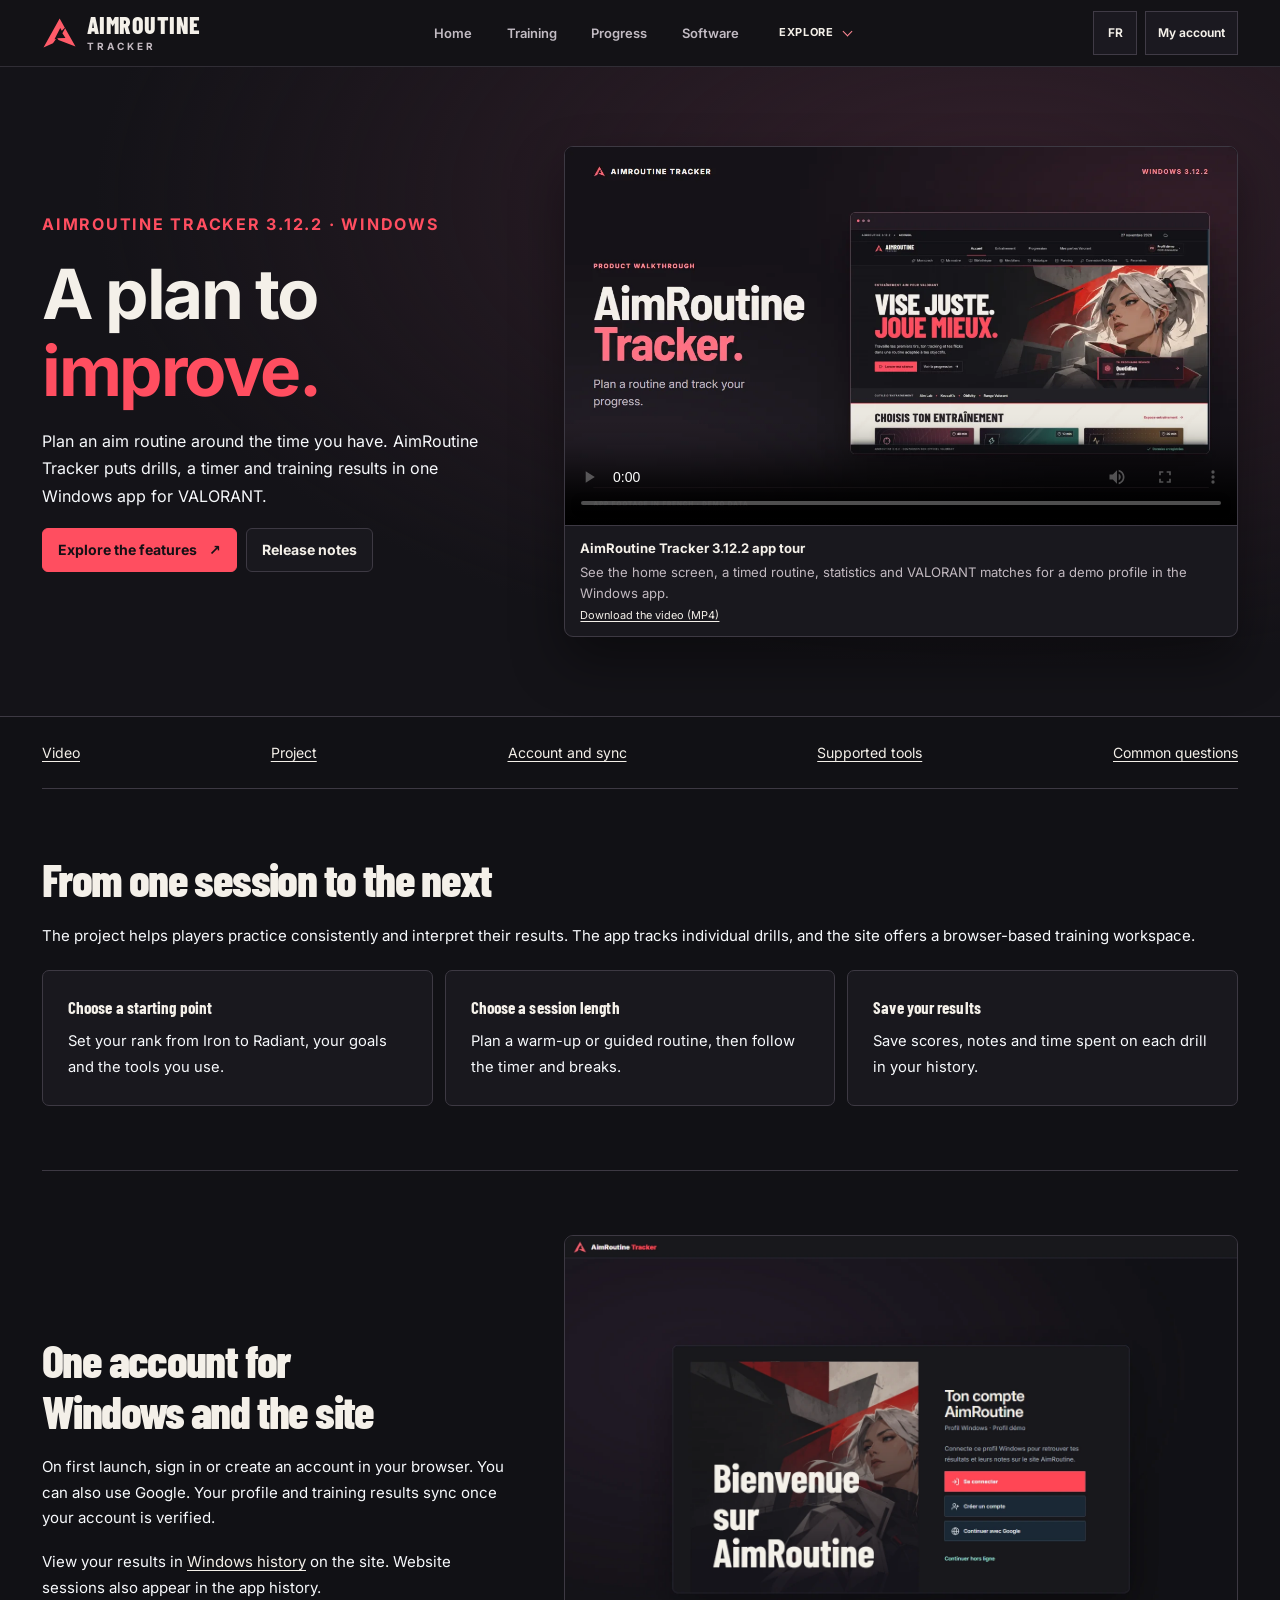
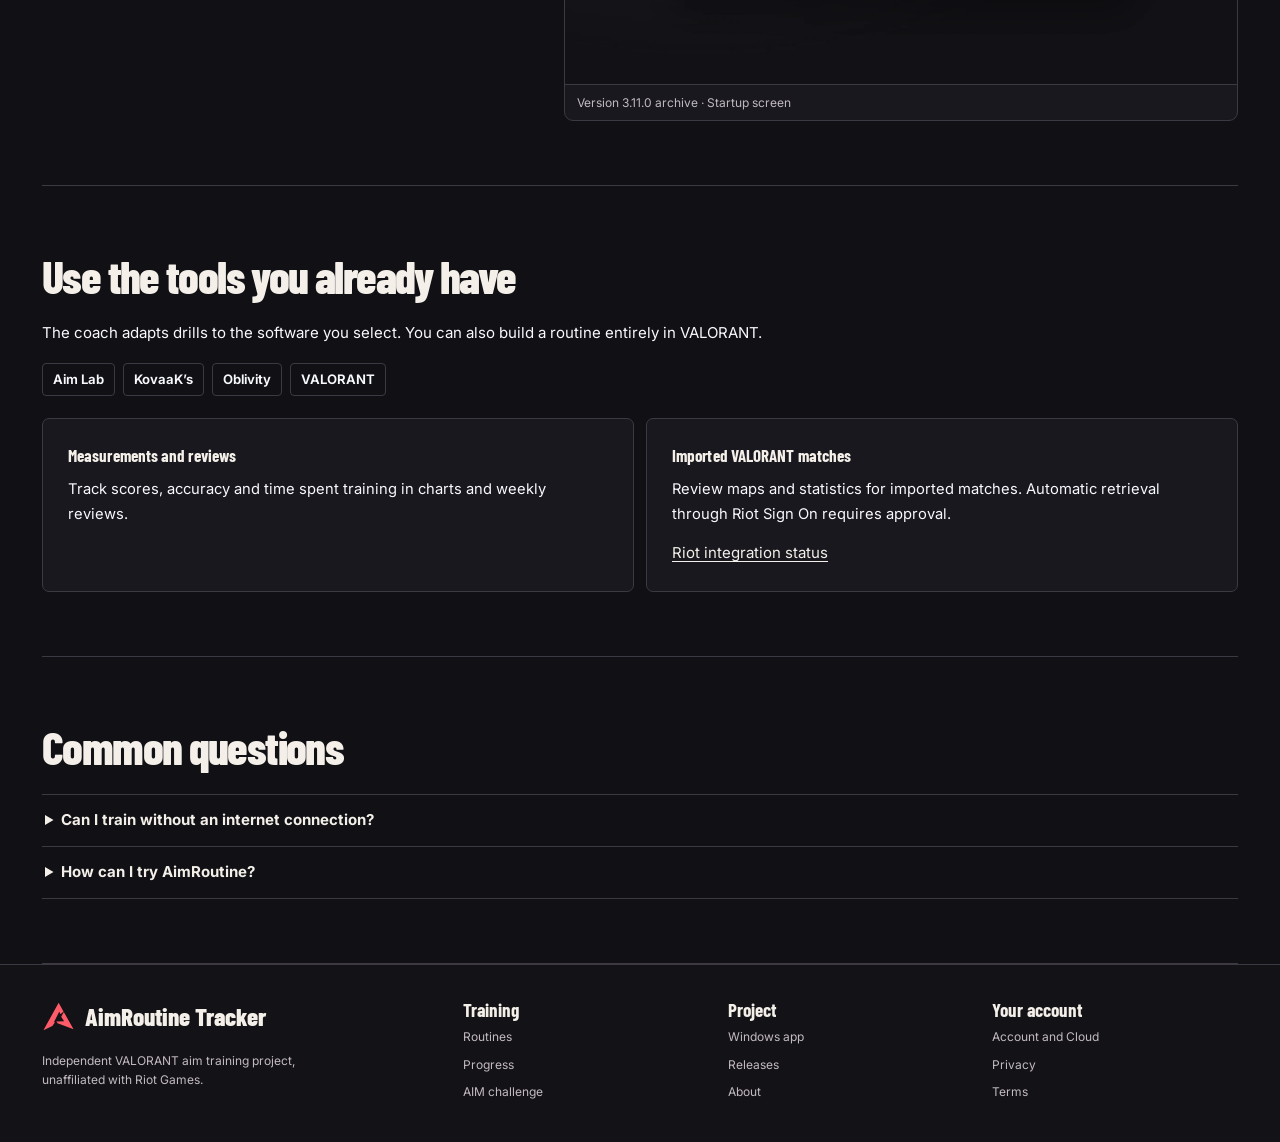
<file: presentation.html>
<!doctype html>
<html lang="en"><head><meta charset="utf-8"><meta name="viewport" content="width=device-width,initial-scale=1"><meta name="theme-color" content="#111115">
<meta name="description" content="Présentation d’AimRoutine Tracker 3.12.2 en vidéo, des routines AIM pour VALORANT et de la synchronisation entre Windows et le site.">
<title>Le projet et le logiciel Windows 3.12.2 | AimRoutine Tracker</title>
<link rel="canonical" href="https://aimroutine-tracker.github.io/presentation.html"><link rel="stylesheet" href="styles.css"><script src="site.js?v=9" defer></script>
<link rel="stylesheet" href="design.css">
<link rel="manifest" href="manifest.webmanifest?v=2">
<meta property="og:type" content="website">
<meta property="og:title" content="AimRoutine Tracker — Aperçu détaillé du projet">
<meta property="og:description" content="Découvre en vidéo AimRoutine Tracker Windows 3.12.2, ses routines et son suivi de progression.">
<meta property="og:url" content="https://aimroutine-tracker.github.io/presentation.html">
<link rel="stylesheet" href="site-global-v31.css?v=4">
<link rel="stylesheet" href="site-polish-v33.css?v=2">
<link rel="preconnect" href="https://cmsassets.rgpub.io" crossorigin>
<link rel="stylesheet" href="site-shared-v5.css?v=3">
<link rel="icon" type="image/png" sizes="128x128" href="aimroutine-logo.png?v=3">
<link rel="shortcut icon" type="image/png" href="aimroutine-logo.png?v=3">
<link rel="apple-touch-icon" sizes="128x128" href="aimroutine-logo.png?v=3">
<meta property="og:image" content="https://aimroutine-tracker.github.io/aimroutine-logo.png?v=3">
<meta property="og:image:type" content="image/png">
<meta property="og:image:width" content="128">
<meta property="og:image:height" content="128">
<meta property="og:image:alt" content="Logo AimRoutine Tracker, en corail sur fond sombre">
<meta name="twitter:card" content="summary">
<meta name="twitter:image" content="https://aimroutine-tracker.github.io/aimroutine-logo.png?v=3">
<link rel="stylesheet" href="visual-v8.css?v=2">
<link rel="stylesheet" href="site-motion-v10.css?v=1">
<link rel="stylesheet" href="site-arcade-v11.css?v=1">
<link rel="stylesheet" href="site-arcade-v12.css?v=1">
<link rel="stylesheet" href="site-future-v13.css?v=1">
<link rel="stylesheet" href="site-v14-gallery.css?v=1">
<link rel="stylesheet" href="site-v15-fidelity.css?v=1">
<link rel="stylesheet" href="aimroutine-official-tokens-v2.css?v=1">
<link rel="stylesheet" href="site-official-v16.css?v=1">
<link rel="icon" href="favicon.svg?v=3" type="image/svg+xml">
<link rel="stylesheet" href="site-interface-v18.css?v=1">
<link rel="stylesheet" href="site-valorant-ui.css?v=1">
<link rel="stylesheet" href="site-valorant-theme.css?v=3">
<link rel="stylesheet" href="site-v22.css?v=5">
<link rel="stylesheet" href="project-presentation-v311.css?v=2">
</head>
<body class="ar-v12-page site31 site31-overview site-valorant"><a class="site31-skip" href="#main"><span class="fr">Aller au contenu</span><span class="en">Skip to content</span></a><header class="site31-header">
<nav class="site31-nav" data-site-navigation="valorant" aria-label="Navigation principale / Main navigation">
  <a class="site31-brand" href="index.html" aria-label="AimRoutine Tracker">
    <img src="aimroutine-brand-a-v2.svg?v=1" width="35" height="35" alt="">
    <span class="valorant-brand-name">AIMROUTINE<small>TRACKER</small></span>
  </a>
  <div class="site31-links">
    <a href="index.html"><span class="fr">Accueil</span><span class="en">Home</span></a>
<a href="training.html"><span class="fr">Entraînement</span><span class="en">Training</span></a>
<a href="progress.html"><span class="fr">Progression</span><span class="en">Progress</span></a>
<a href="product.html"><span class="fr">Logiciel</span><span class="en">Software</span></a>
    <details class="ar5-nav-explore"><summary><span class="fr">Explorer</span><span class="en">Explore</span></summary><div class="ar5-nav-dropdown"><a href="index.html#aim-challenge"><span class="fr">Défi AIM</span><span class="en">AIM challenge</span></a>
<a href="index.html#community"><span class="fr">Communauté</span><span class="en">Community</span></a>
<a href="releases.html"><span class="fr">Versions</span><span class="en">Releases</span></a>
<a href="changelog.html"><span class="fr">Notes de mise à jour</span><span class="en">Release notes</span></a>
<a href="presentation.html" aria-current="page"><span class="fr">Le projet</span><span class="en">Project</span></a>
<a href="riot-integration.html"><span class="fr">Riot API</span><span class="en">Riot API</span></a>
<a href="updates.html"><span class="fr">Avancement</span><span class="en">Updates</span></a>
<a href="privacy.html"><span class="fr">Confidentialité</span><span class="en">Privacy</span></a>
<a href="terms.html"><span class="fr">Conditions</span><span class="en">Terms</span></a></div></details>
  </div>
  <div class="site31-controls">
    <button type="button" class="lang site31-lang" data-switch-lang aria-label="Changer de langue / Switch language">EN</button>
    <a href="account.html" class="valorant-account"><span class="fr">Mon compte</span><span class="en">My account</span></a>
    <details class="site31-mobile-nav"><summary aria-label="Menu"><span class="ar-icon i-menu" aria-hidden="true"></span><span class="valorant-menu-text">Menu</span></summary><div class="site31-mobile-links"><a href="index.html"><span class="fr">Accueil</span><span class="en">Home</span></a>
<a href="training.html"><span class="fr">Entraînement</span><span class="en">Training</span></a>
<a href="progress.html"><span class="fr">Progression</span><span class="en">Progress</span></a>
<a href="product.html"><span class="fr">Logiciel</span><span class="en">Software</span></a>
<a href="account.html"><span class="fr">Mon compte</span><span class="en">My account</span></a>
<a href="index.html#aim-challenge"><span class="fr">Défi AIM</span><span class="en">AIM challenge</span></a>
<a href="index.html#community"><span class="fr">Communauté</span><span class="en">Community</span></a>
<a href="releases.html"><span class="fr">Versions</span><span class="en">Releases</span></a>
<a href="changelog.html"><span class="fr">Notes de mise à jour</span><span class="en">Release notes</span></a>
<a href="presentation.html" aria-current="page"><span class="fr">Le projet</span><span class="en">Project</span></a>
<a href="riot-integration.html"><span class="fr">Riot API</span><span class="en">Riot API</span></a>
<a href="updates.html"><span class="fr">Avancement</span><span class="en">Updates</span></a>
<a href="privacy.html"><span class="fr">Confidentialité</span><span class="en">Privacy</span></a>
<a href="terms.html"><span class="fr">Conditions</span><span class="en">Terms</span></a></div></details>
  </div>
</nav>
</header>
<main id="main" class="project-page">
 <section class="project-hero" aria-labelledby="project-title">
  <div class="valorant-shell project-hero-layout">
   <div class="project-copy">
    <p class="project-label">AimRoutine Tracker 3.12.2 · Windows</p>
    <h1 id="project-title"><span class="fr">Un plan pour <span class="project-accent">progresser.</span></span><span class="en">A plan to <span class="project-accent">improve.</span></span></h1>
    <p><span class="fr">Prépare une routine AIM adaptée à ton temps. AimRoutine Tracker rassemble les exercices, le chronomètre et les résultats d’entraînement dans un logiciel Windows pour VALORANT.</span><span class="en">Plan an aim routine around the time you have. AimRoutine Tracker puts drills, a timer and training results in one Windows app for VALORANT.</span></p>
    <div class="project-actions">
     <a class="project-action project-action-primary" href="product.html"><span class="fr">Découvrir les fonctionnalités</span><span class="en">Explore the features</span><span aria-hidden="true">↗</span></a>
     <a class="project-action" href="changelog.html"><span class="fr">Notes de version</span><span class="en">Release notes</span></a>
    </div>
   </div>
   <figure class="project-shot project-film" id="video">
    <video data-presentation-video controls playsinline preload="metadata" width="1280" height="720" aria-label="AimRoutine Tracker 3.12.2" aria-describedby="project-video-caption"></video>
    <figcaption id="project-video-caption">
     <strong><span class="fr">AimRoutine Tracker 3.12.2 en vidéo</span><span class="en">AimRoutine Tracker 3.12.2 app tour</span></strong>
     <span class="fr">Retrouve l’accueil, une routine chronométrée, les statistiques et les parties VALORANT d’un profil de démonstration dans le logiciel Windows.</span>
     <span class="en">See the home screen, a timed routine, statistics and VALORANT matches for a demo profile in the Windows app.</span>
     <small><a class="project-text-link" data-presentation-download href="aimroutine-3122-presentation-en.mp4" download><span class="fr">Télécharger la vidéo (MP4)</span><span class="en">Download the video (MP4)</span></a></small>
    </figcaption>
   </figure>
  </div>
 </section>

 <nav class="valorant-shell project-jump" aria-label="Dans cette page / On this page">
  <a href="#video"><span class="fr">Vidéo</span><span class="en">Video</span></a>
  <a href="#mission"><span class="fr">Le projet</span><span class="en">Project</span></a>
  <a href="#features"><span class="fr">Compte et synchronisation</span><span class="en">Account and sync</span></a>
  <a href="#compatible"><span class="fr">Outils compatibles</span><span class="en">Supported tools</span></a>
  <a href="#faq"><span class="fr">Questions fréquentes</span><span class="en">Common questions</span></a>
 </nav>

 <section class="valorant-shell project-section" id="mission" aria-labelledby="project-mission-title">
  <div class="project-copy">
   <h2 id="project-mission-title"><span class="fr">D’une séance à la suivante</span><span class="en">From one session to the next</span></h2>
   <p><span class="fr">Le projet aide à pratiquer régulièrement et à interpréter les résultats. Le logiciel suit chaque exercice et le site propose un espace d’entraînement dans le navigateur.</span><span class="en">The project helps players practice consistently and interpret their results. The app tracks individual drills, and the site offers a browser-based training workspace.</span></p>
  </div>
  <div class="project-grid" id="journey">
   <article class="project-card" id="ranks"><h3><span class="fr">Choisis ton point de départ</span><span class="en">Choose a starting point</span></h3><p><span class="fr">Indique ton rang, de Fer à Radiant, tes objectifs et les outils que tu utilises.</span><span class="en">Set your rank from Iron to Radiant, your goals and the tools you use.</span></p></article>
   <article class="project-card" id="formats"><h3><span class="fr">Adapte la durée de ta séance</span><span class="en">Choose a session length</span></h3><p><span class="fr">Prépare un échauffement ou une routine guidée, puis suis le temps et les pauses.</span><span class="en">Plan a warm-up or guided routine, then follow the timer and breaks.</span></p></article>
   <article class="project-card"><h3><span class="fr">Enregistre tes résultats</span><span class="en">Save your results</span></h3><p><span class="fr">Garde les scores, les notes et la durée de chaque exercice dans l’historique.</span><span class="en">Save scores, notes and time spent on each drill in your history.</span></p></article>
  </div>
 </section>

 <section class="valorant-shell project-section project-detail-layout" id="features" aria-labelledby="project-features-title">
  <div class="project-copy">
   <h2 id="project-features-title"><span class="fr">Le même compte sur Windows et sur le site</span><span class="en">One account for Windows and the site</span></h2>
   <p><span class="fr">Au premier démarrage, connecte-toi ou crée un compte dans ton navigateur. Tu peux aussi utiliser Google. Ton profil et les résultats d’entraînement se synchronisent une fois le compte validé.</span><span class="en">On first launch, sign in or create an account in your browser. You can also use Google. Your profile and training results sync once your account is verified.</span></p>
   <p><span class="fr">Consulte tes résultats dans <a class="project-text-link" href="account.html#windows-sync">Historique Windows</a> sur le site. Les séances du site apparaissent aussi dans l’historique du logiciel.</span><span class="en">View your results in <a class="project-text-link" href="account.html#windows-sync">Windows history</a> on the site. Website sessions also appear in the app history.</span></p>
  </div>
  <figure class="project-shot">
   <a href="aimroutine-311-startup.webp"><img src="aimroutine-311-startup.webp" width="1440" height="960" loading="lazy" decoding="async" alt="Écran de démarrage d’AimRoutine Tracker 3.11.0"></a>
   <figcaption><span class="fr">Archive de la version 3.11.0 · Écran de démarrage</span><span class="en">Version 3.11.0 archive · Startup screen</span></figcaption>
  </figure>
 </section>

 <section class="valorant-shell project-section" id="compatible" aria-labelledby="project-tools-title">
  <div class="project-copy">
   <h2 id="project-tools-title"><span class="fr">Utilise les outils que tu possèdes</span><span class="en">Use the tools you already have</span></h2>
   <p><span class="fr">Le coach adapte les exercices aux logiciels sélectionnés. Tu peux aussi préparer une routine entièrement dans VALORANT.</span><span class="en">The coach adapts drills to the software you select. You can also build a routine entirely in VALORANT.</span></p>
   <ul class="project-tool-list"><li>Aim Lab</li><li>KovaaK’s</li><li>Oblivity</li><li>VALORANT</li></ul>
  </div>
  <div class="project-grid project-grid-two">
   <article class="project-card" id="analytics"><h3><span class="fr">Mesures et bilans</span><span class="en">Measurements and reviews</span></h3><p><span class="fr">Suis les scores, la précision et le temps d’entraînement dans les graphiques et les bilans hebdomadaires.</span><span class="en">Track scores, accuracy and time spent training in charts and weekly reviews.</span></p></article>
   <article class="project-card" id="riot"><h3><span class="fr">Parties VALORANT importées</span><span class="en">Imported VALORANT matches</span></h3><p><span class="fr">Consulte les cartes et les statistiques des parties importées. La récupération automatique via Riot Sign On reste soumise à autorisation.</span><span class="en">Review maps and statistics for imported matches. Automatic retrieval through Riot Sign On requires approval.</span></p><a class="project-text-link" href="riot-integration.html"><span class="fr">État de l’intégration Riot</span><span class="en">Riot integration status</span></a></article>
  </div>
 </section>

 <section class="valorant-shell project-section project-faq" id="faq" aria-labelledby="project-faq-title">
  <div class="project-copy"><h2 id="project-faq-title"><span class="fr">Questions fréquentes</span><span class="en">Common questions</span></h2></div>
  <details id="technical"><summary><span class="fr">Puis-je m’entraîner sans connexion Internet ?</span><span class="en">Can I train without an internet connection?</span></summary><p><span class="fr">Oui, tant que ta session AimRoutine est ouverte sur ce PC. Tu peux poursuivre ton entraînement pendant une coupure et te déconnecter depuis Compte AimRoutine.</span><span class="en">Yes, as long as you stay signed in to AimRoutine on this PC. You can keep training during an outage and sign out from the AimRoutine account menu.</span></p></details>
  <details id="status"><summary><span class="fr">Comment essayer AimRoutine ?</span><span class="en">How can I try AimRoutine?</span></summary><p><span class="fr"><a class="project-text-link" href="training.html">L’espace d’entraînement web</a> est accessible ici. La disponibilité du logiciel Windows est indiquée dans <a class="project-text-link" href="releases.html">Versions</a>.</span><span class="en"><a class="project-text-link" href="training.html">The web training workspace</a> is available here. See <a class="project-text-link" href="releases.html">Releases</a> for Windows app availability.</span></p></details>
 </section>
</main><footer class="site31-footer ar22-footer">
  <div class="valorant-shell ar22-footer-layout">
    <div class="ar22-footer-brand">
      <a href="index.html"><img src="aimroutine-brand-a-v2.svg?v=1" width="33" height="33" alt="">AimRoutine Tracker</a>
      <p><span class="fr">Projet indépendant d’entraînement AIM pour VALORANT, sans affiliation avec Riot Games.</span><span class="en">Independent VALORANT aim training project, unaffiliated with Riot Games.</span></p>
    </div>
    <nav class="ar22-footer-nav" aria-label="Liens utiles / Useful links">
      <div><strong><span class="fr">S’entraîner</span><span class="en">Training</span></strong>
        <a href="training.html"><span class="fr">Routines</span><span class="en">Routines</span></a>
        <a href="progress.html"><span class="fr">Progression</span><span class="en">Progress</span></a>
        <a href="index.html#aim-challenge"><span class="fr">Défi AIM</span><span class="en">AIM challenge</span></a>
      </div>
      <div><strong><span class="fr">Le projet</span><span class="en">Project</span></strong>
        <a href="product.html"><span class="fr">Logiciel Windows</span><span class="en">Windows app</span></a>
        <a href="releases.html"><span class="fr">Versions</span><span class="en">Releases</span></a>
        <a href="presentation.html"><span class="fr">Présentation</span><span class="en">About</span></a>
      </div>
      <div><strong><span class="fr">Ton compte</span><span class="en">Your account</span></strong>
        <a href="account.html"><span class="fr">Compte et Cloud</span><span class="en">Account and Cloud</span></a>
        <a href="privacy.html"><span class="fr">Confidentialité</span><span class="en">Privacy</span></a>
        <a href="terms.html"><span class="fr">Conditions</span><span class="en">Terms</span></a>
      </div>
    </nav>
  </div>
</footer><script src="site-quality-v34.js?v=2" defer></script>
<script src="site-motion-v10.js?v=1" defer></script>
<script src="site-future-v13.js?v=1" defer></script>
<script src="site-v14-gallery.js?v=2" defer></script>
<script src="site-v15-fidelity.js?v=2" defer></script>
<script defer src="site-interface-v18.js?v=2"></script>
<script src="site-presentation-video-v1.js?v=4" defer></script>
</body></html>
</file>
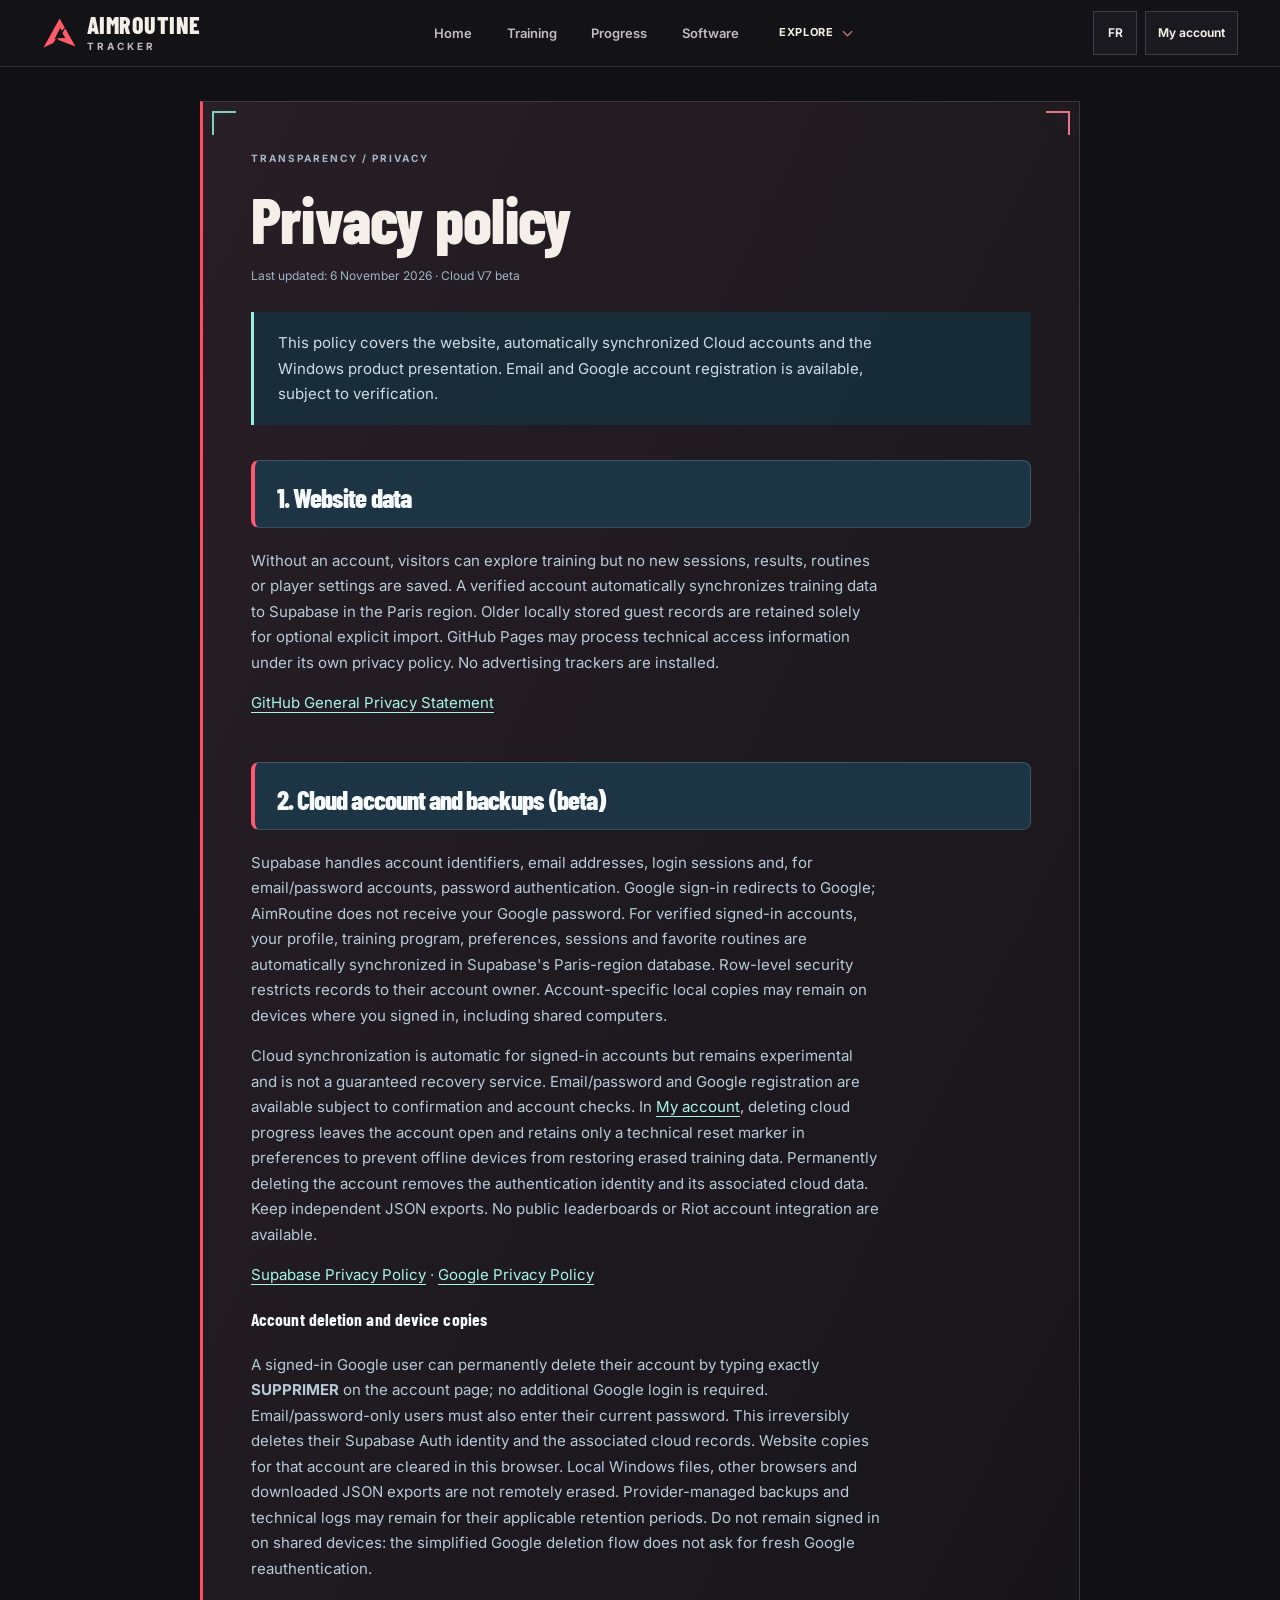
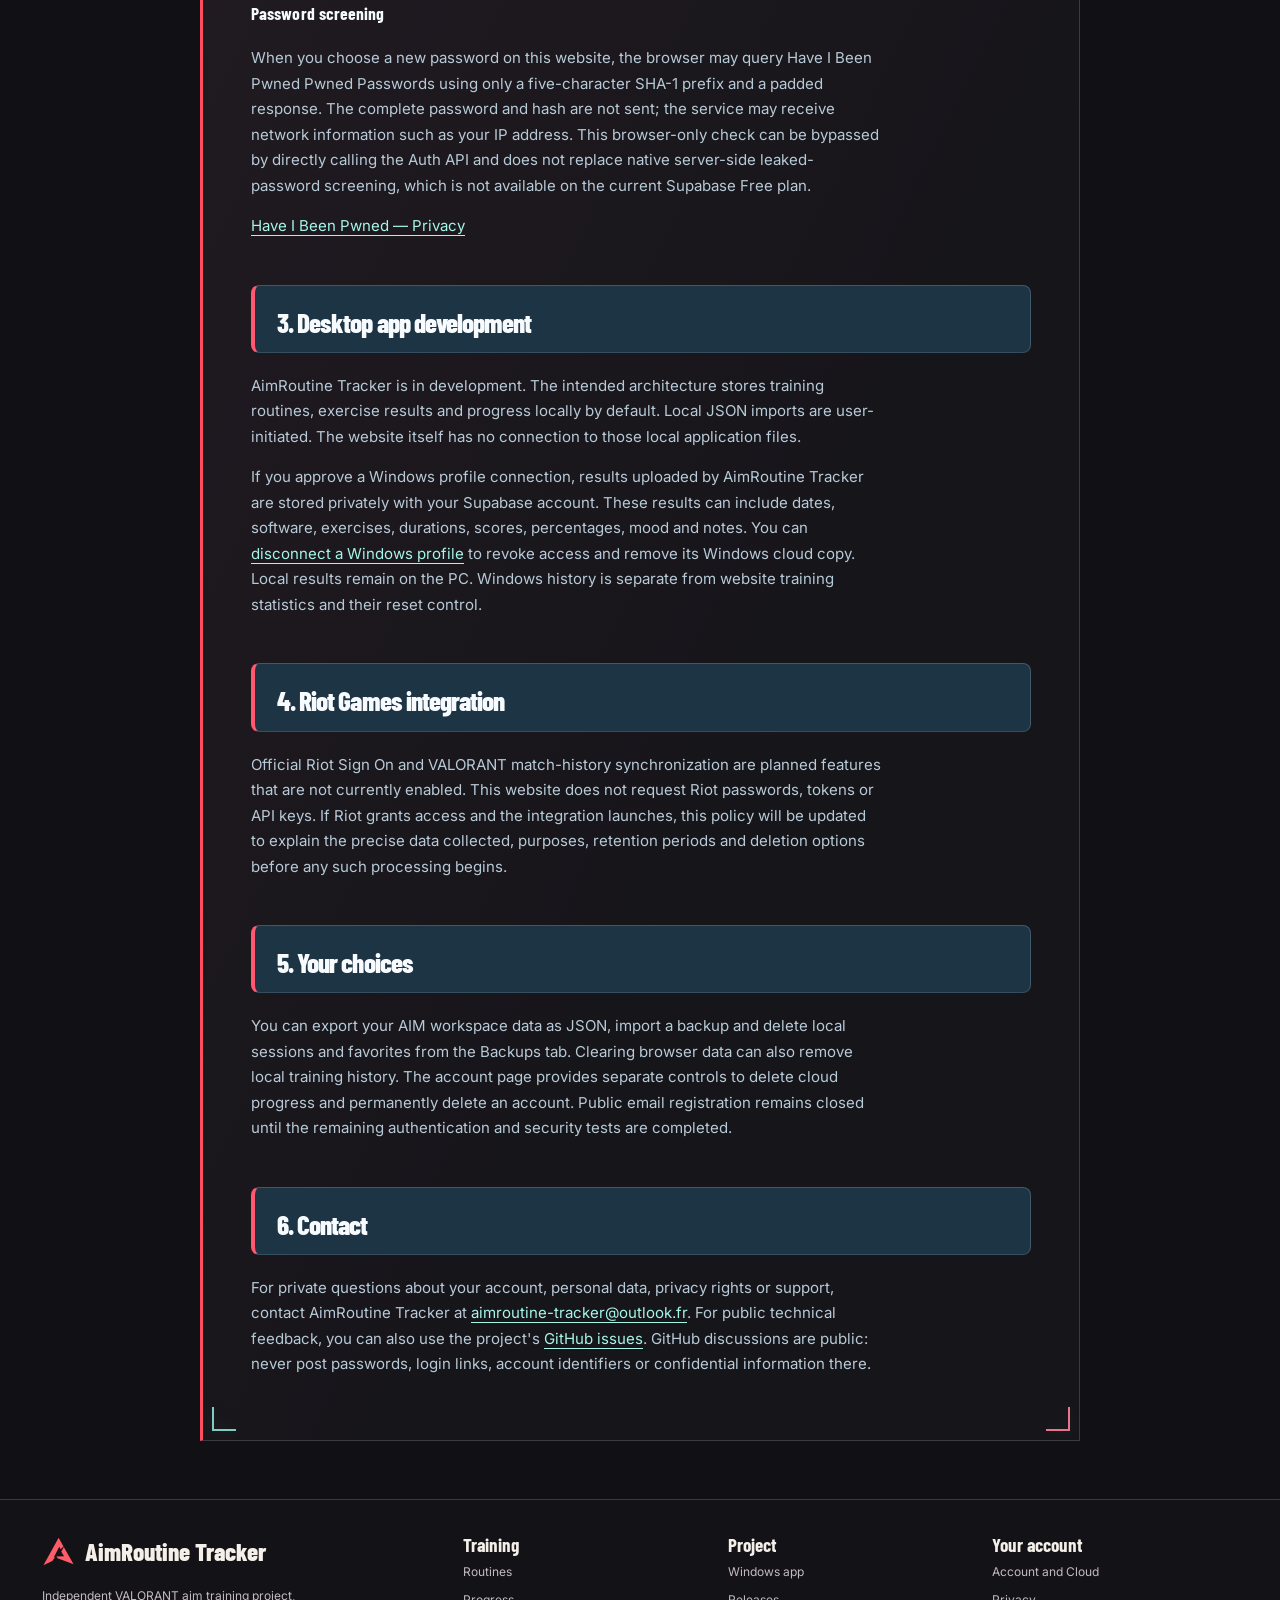
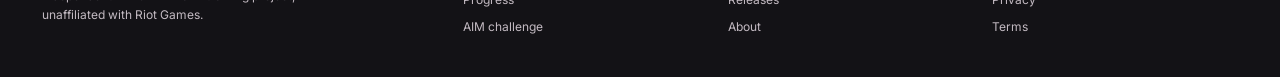
<file: privacy.html>
<!doctype html>
<html lang="en">
<head>
<meta charset="utf-8">
<meta name="viewport" content="width=device-width,initial-scale=1">
<meta name="theme-color" content="#111115">
<meta name="description" content="AimRoutine Tracker: independent Windows aim-training companion for VALORANT, with personalized routines, progress tracking and transparent development status.">
<title>Privacy policy | AimRoutine Tracker</title>
<link rel="canonical" href="https://aimroutine-tracker.github.io/privacy.html">
<link rel="stylesheet" href="styles.css">
<script src="site.js?v=9" defer></script>
<link rel="stylesheet" href="design.css">
<link rel="manifest" href="manifest.webmanifest?v=2">
<meta property="og:type" content="website">
<meta property="og:title" content="Confidentialité — AimRoutine Tracker">
<meta property="og:description" content="Informations sur la confidentialité du site AimRoutine Tracker, les démonstrations fictives et l’état de développement du logiciel.">
<meta property="og:url" content="https://aimroutine-tracker.github.io/privacy.html">
<link rel="stylesheet" href="site-global-v31.css?v=4">
<link rel="preconnect" href="https://cmsassets.rgpub.io" crossorigin>
<link rel="stylesheet" href="site-shared-v5.css?v=3">
<link rel="icon" type="image/png" sizes="128x128" href="aimroutine-logo.png?v=3">
<link rel="shortcut icon" type="image/png" href="aimroutine-logo.png?v=3">
<link rel="apple-touch-icon" sizes="128x128" href="aimroutine-logo.png?v=3">
<meta property="og:image" content="https://aimroutine-tracker.github.io/aimroutine-logo.png?v=3">
<meta property="og:image:type" content="image/png">
<meta property="og:image:width" content="128">
<meta property="og:image:height" content="128">
<meta property="og:image:alt" content="Logo officiel AimRoutine Tracker — cible corail sur fond bleu nuit">
<meta name="twitter:card" content="summary">
<meta name="twitter:image" content="https://aimroutine-tracker.github.io/aimroutine-logo.png?v=3">
<link rel="stylesheet" href="visual-v8.css?v=2">
<link rel="stylesheet" href="site-motion-v10.css?v=1">
<link rel="stylesheet" href="site-arcade-v11.css?v=1">
<link rel="stylesheet" href="site-arcade-v12.css?v=1">
<link rel="stylesheet" href="site-future-v13.css?v=1">
<link rel="stylesheet" href="site-v14-gallery.css?v=1">
<link rel="stylesheet" href="site-v15-fidelity.css?v=1">
<link rel="stylesheet" href="aimroutine-official-tokens-v2.css?v=1">
<link rel="stylesheet" href="site-official-v16.css?v=1">
<link rel="icon" href="favicon.svg?v=3" type="image/svg+xml">
<link rel="stylesheet" href="site-interface-v18.css?v=1">
<link rel="stylesheet" href="site-valorant-ui.css?v=1">
<link rel="stylesheet" href="site-valorant-theme.css?v=3">
<link rel="stylesheet" href="site-v22.css?v=5">
</head>
<body class="ar-v12-page site31 site31-legal site-valorant"><a class="site31-skip" href="#main"><span class="fr">Aller au contenu</span><span class="en">Skip to content</span></a>
<header class="site31-header">
<nav class="site31-nav" data-site-navigation="valorant" aria-label="Navigation principale / Main navigation">
  <a class="site31-brand" href="index.html" aria-label="AimRoutine Tracker">
    <img src="aimroutine-brand-a-v2.svg?v=1" width="35" height="35" alt="">
    <span class="valorant-brand-name">AIMROUTINE<small>TRACKER</small></span>
  </a>
  <div class="site31-links">
    <a href="index.html"><span class="fr">Accueil</span><span class="en">Home</span></a>
<a href="training.html"><span class="fr">Entraînement</span><span class="en">Training</span></a>
<a href="progress.html"><span class="fr">Progression</span><span class="en">Progress</span></a>
<a href="product.html"><span class="fr">Logiciel</span><span class="en">Software</span></a>
    <details class="ar5-nav-explore"><summary><span class="fr">Explorer</span><span class="en">Explore</span></summary><div class="ar5-nav-dropdown"><a href="index.html#aim-challenge"><span class="fr">Défi AIM</span><span class="en">AIM challenge</span></a>
<a href="index.html#community"><span class="fr">Communauté</span><span class="en">Community</span></a>
<a href="releases.html"><span class="fr">Versions</span><span class="en">Releases</span></a>
<a href="changelog.html"><span class="fr">Notes de mise à jour</span><span class="en">Release notes</span></a>
<a href="presentation.html"><span class="fr">Le projet</span><span class="en">Project</span></a>
<a href="riot-integration.html"><span class="fr">Riot API</span><span class="en">Riot API</span></a>
<a href="updates.html"><span class="fr">Avancement</span><span class="en">Updates</span></a>
<a href="privacy.html" aria-current="page"><span class="fr">Confidentialité</span><span class="en">Privacy</span></a>
<a href="terms.html"><span class="fr">Conditions</span><span class="en">Terms</span></a></div></details>
  </div>
  <div class="site31-controls">
    <button type="button" class="lang site31-lang" data-switch-lang aria-label="Changer de langue / Switch language">EN</button>
    <a href="account.html" class="valorant-account"><span class="fr">Mon compte</span><span class="en">My account</span></a>
    <details class="site31-mobile-nav"><summary aria-label="Menu"><span class="ar-icon i-menu" aria-hidden="true"></span><span class="valorant-menu-text">Menu</span></summary><div class="site31-mobile-links"><a href="index.html"><span class="fr">Accueil</span><span class="en">Home</span></a>
<a href="training.html"><span class="fr">Entraînement</span><span class="en">Training</span></a>
<a href="progress.html"><span class="fr">Progression</span><span class="en">Progress</span></a>
<a href="product.html"><span class="fr">Logiciel</span><span class="en">Software</span></a>
<a href="account.html"><span class="fr">Mon compte</span><span class="en">My account</span></a>
<a href="index.html#aim-challenge"><span class="fr">Défi AIM</span><span class="en">AIM challenge</span></a>
<a href="index.html#community"><span class="fr">Communauté</span><span class="en">Community</span></a>
<a href="releases.html"><span class="fr">Versions</span><span class="en">Releases</span></a>
<a href="changelog.html"><span class="fr">Notes de mise à jour</span><span class="en">Release notes</span></a>
<a href="presentation.html"><span class="fr">Le projet</span><span class="en">Project</span></a>
<a href="riot-integration.html"><span class="fr">Riot API</span><span class="en">Riot API</span></a>
<a href="updates.html"><span class="fr">Avancement</span><span class="en">Updates</span></a>
<a href="privacy.html" aria-current="page"><span class="fr">Confidentialité</span><span class="en">Privacy</span></a>
<a href="terms.html"><span class="fr">Conditions</span><span class="en">Terms</span></a></div></details>
  </div>
</nav>
</header>
<main id="main">
<div class="wrap legal">
<div class="eyebrow">TRANSPARENCY / PRIVACY</div>
<h1><span class="en">Privacy policy</span><span class="fr">Politique de confidentialité</span></h1>
<p class="small-note"><span class="en">Last updated: 6 November 2026 · Cloud V7 beta</span><span class="fr">Mise à jour : 6 novembre 2026 · Cloud V7 bêta</span></p>
<div class="notice">
<p class="en">This policy covers the website, automatically synchronized Cloud accounts and the Windows product presentation. Email and Google account registration is available, subject to verification.</p>
<p class="fr">Cette politique couvre le site, le compte Cloud synchronisé automatiquement et le logiciel Windows. Les inscriptions par e-mail et Google sont proposées, sous réserve de vérification.</p>
</div>
<h2><span class="en">1. Website data</span><span class="fr">1. Données du site</span></h2>
<p class="en">Without an account, visitors can explore training but no new sessions, results, routines or player settings are saved. A verified account automatically synchronizes training data to Supabase in the Paris region. Older locally stored guest records are retained solely for optional explicit import. GitHub Pages may process technical access information under its own privacy policy. No advertising trackers are installed.</p>
<p class="fr">Sans compte, tu peux explorer l'entraînement mais aucune nouvelle séance, aucun résultat, aucune routine et aucun réglage joueur ne sont sauvegardés. Avec un compte vérifié, la progression est synchronisée automatiquement vers Supabase, hébergé en région Paris. Les anciennes données invitées restent uniquement disponibles pour un éventuel import volontaire. GitHub Pages peut traiter des informations techniques de connexion. Aucun traceur publicitaire n’est installé.</p>
<p><a href="https://docs.github.com/en/site-policy/privacy-policies/github-general-privacy-statement" target="_blank" rel="noopener noreferrer">GitHub General Privacy Statement</a></p>
<h2><span class="en">2. Cloud account and backups (beta)</span><span class="fr">2. Compte et sauvegarde Cloud (bêta)</span></h2>
<p class="en">Supabase handles account identifiers, email addresses, login sessions and, for email/password accounts, password authentication. Google sign-in redirects to Google; AimRoutine does not receive your Google password. For verified signed-in accounts, your profile, training program, preferences, sessions and favorite routines are automatically synchronized in Supabase's Paris-region database. Row-level security restricts records to their account owner. Account-specific local copies may remain on devices where you signed in, including shared computers.</p>
<p class="fr">Supabase gère les identifiants des comptes, les adresses e-mail, les sessions et, pour les comptes e-mail, l’authentification par mot de passe. La connexion Google redirige vers Google : AimRoutine ne reçoit pas ton mot de passe Google. Pour les comptes connectés et vérifiés, le profil, le programme, les préférences, les séances et les routines sont automatiquement synchronisés chez Supabase, en région Paris. Des règles de sécurité limitent l’accès aux données à leur propriétaire. Des copies locales propres au compte peuvent rester sur les appareils utilisés, y compris les appareils partagés.</p>
<p class="en">Cloud synchronization is automatic for signed-in accounts but remains experimental and is not a guaranteed recovery service. Email/password and Google registration are available subject to confirmation and account checks. In <a href="account.html">My account</a>, deleting cloud progress leaves the account open and retains only a technical reset marker in preferences to prevent offline devices from restoring erased training data. Permanently deleting the account removes the authentication identity and its associated cloud data. Keep independent JSON exports. No public leaderboards or Riot account integration are available.</p>
<p class="fr">La synchronisation Cloud est automatique après connexion, mais reste expérimentale et ne remplace pas un export JSON indépendant. Les inscriptions par e-mail et Google sont proposées avec des vérifications de compte. Depuis <a href="account.html">Mon compte</a>, supprimer la progression cloud conserve le compte ainsi qu’un marqueur technique de réinitialisation dans les préférences, afin d’empêcher les appareils hors ligne de restaurer des données effacées. La suppression définitive efface l’identité de connexion et ses données cloud associées. Conserve tes exports JSON. Aucun classement public ni connexion Riot n’est activé.</p>
<p><a href="https://supabase.com/privacy" target="_blank" rel="noopener noreferrer">Supabase Privacy Policy</a> · <a href="https://policies.google.com/privacy" target="_blank" rel="noopener noreferrer">Google Privacy Policy</a></p>
<h3><span class="en">Account deletion and device copies</span><span class="fr">Suppression du compte et copies sur les appareils</span></h3>
<p class="en">A signed-in Google user can permanently delete their account by typing exactly <strong>SUPPRIMER</strong> on the account page; no additional Google login is required. Email/password-only users must also enter their current password. This irreversibly deletes their Supabase Auth identity and the associated cloud records. Website copies for that account are cleared in this browser. Local Windows files, other browsers and downloaded JSON exports are not remotely erased. Provider-managed backups and technical logs may remain for their applicable retention periods. Do not remain signed in on shared devices: the simplified Google deletion flow does not ask for fresh Google reauthentication.</p>
<p class="fr">La personne déjà connectée avec Google peut supprimer définitivement son compte en saisissant exactement <strong>SUPPRIMER</strong> depuis la page Mon compte, sans nouvelle connexion Google. Pour un compte utilisant uniquement un e-mail et un mot de passe, le mot de passe actuel est également demandé. Cette opération supprime de manière irréversible l’identité Supabase Auth et les données cloud associées. Les copies web du compte sont effacées dans ce navigateur. Les fichiers Windows locaux, les autres navigateurs et les exports JSON ne sont pas effacés à distance. Les sauvegardes et journaux techniques des prestataires peuvent subsister selon leurs durées de conservation. Évite de rester connecté sur un appareil partagé : la suppression Google simplifiée ne demande pas de réauthentification récente.</p>
<h3><span class="en">Password screening</span><span class="fr">Vérification des mots de passe</span></h3>
<p class="en">When you choose a new password on this website, the browser may query Have I Been Pwned Pwned Passwords using only a five-character SHA-1 prefix and a padded response. The complete password and hash are not sent; the service may receive network information such as your IP address. This browser-only check can be bypassed by directly calling the Auth API and does not replace native server-side leaked-password screening, which is not available on the current Supabase Free plan.</p>
<p class="fr">Pour les nouveaux mots de passe choisis sur ce site, le navigateur peut interroger Have I Been Pwned Pwned Passwords à l’aide d’un préfixe SHA-1 de cinq caractères et d’une réponse masquée. Ni le mot de passe complet ni son empreinte complète ne sont envoyés ; le service peut recevoir des informations réseau comme l’adresse IP. Cette vérification côté navigateur peut être contournée via l’API Auth et ne remplace pas la protection native côté serveur contre les mots de passe compromis, indisponible sur l’offre Supabase Free utilisée.</p>
<p><a href="https://haveibeenpwned.com/Privacy" target="_blank" rel="noopener noreferrer">Have I Been Pwned — Privacy</a></p>
<h2><span class="en">3. Desktop app development</span><span class="fr">3. Développement de l'application</span></h2>
<p class="en">AimRoutine Tracker is in development. The intended architecture stores training routines, exercise results and progress locally by default. Local JSON imports are user-initiated. The website itself has no connection to those local application files.</p>
<p class="fr">AimRoutine Tracker est en développement. L'architecture prévue conserve par défaut les routines, résultats et progrès localement. L'import JSON est volontaire. Le site web n'accède pas aux fichiers locaux de l'application.</p>
<p class="en">If you approve a Windows profile connection, results uploaded by AimRoutine Tracker are stored privately with your Supabase account. These results can include dates, software, exercises, durations, scores, percentages, mood and notes. You can <a href="account.html#windows-sync">disconnect a Windows profile</a> to revoke access and remove its Windows cloud copy. Local results remain on the PC. Windows history is separate from website training statistics and their reset control.</p>
<p class="fr">Si tu autorises la liaison d’un profil Windows, les résultats envoyés par AimRoutine Tracker sont enregistrés dans l’espace privé de ton compte Supabase. Ces résultats peuvent comprendre les dates, logiciels, exercices, durées, scores, pourcentages, ressentis et notes. Tu peux <a href="account.html#windows-sync">délier un profil Windows</a> pour révoquer son accès et supprimer sa copie cloud Windows. Les résultats locaux restent sur le PC. L’historique Windows est séparé des statistiques d’entraînement du site et de leur réinitialisation.</p>
<h2><span class="en">4. Riot Games integration</span><span class="fr">4. Intégration Riot Games</span></h2>
<p class="en">Official Riot Sign On and VALORANT match-history synchronization are planned features that are not currently enabled. This website does not request Riot passwords, tokens or API keys. If Riot grants access and the integration launches, this policy will be updated to explain the precise data collected, purposes, retention periods and deletion options before any such processing begins.</p>
<p class="fr">La connexion officielle Riot Sign On et la synchronisation des parties VALORANT sont prévues, mais non activées. Ce site ne demande aucun mot de passe, token ou clé API Riot. Si les autorisations sont accordées, cette politique sera mise à jour avant le lancement pour détailler les données collectées, finalités, durées de conservation et possibilités de suppression.</p>
<h2><span class="en">5. Your choices</span><span class="fr">5. Vos choix</span></h2>
<p class="en">You can export your AIM workspace data as JSON, import a backup and delete local sessions and favorites from the Backups tab. Clearing browser data can also remove local training history. The account page provides separate controls to delete cloud progress and permanently delete an account. Public email registration remains closed until the remaining authentication and security tests are completed.</p>
<p class="fr">Tu peux exporter les données de Mon espace AIM en JSON, importer une sauvegarde ou effacer les séances et favoris depuis l’onglet Sauvegardes. Effacer les données du navigateur peut aussi supprimer l’historique local. La page Mon compte propose deux actions distinctes : supprimer la progression cloud ou supprimer définitivement le compte. Les inscriptions publiques par e-mail restent fermées jusqu’à la validation des derniers tests d’authentification et de sécurité.</p>
<h2><span class="en">6. Contact</span><span class="fr">6. Contact</span></h2>
<p class="en">For private questions about your account, personal data, privacy rights or support, contact AimRoutine Tracker at <a href="mailto:aimroutine-tracker@outlook.fr">aimroutine-tracker@outlook.fr</a>. For public technical feedback, you can also use the project's <a href="https://github.com/aimroutine-tracker/aimroutine-tracker.github.io/issues/new" target="_blank" rel="noopener noreferrer">GitHub issues</a>. GitHub discussions are public: never post passwords, login links, account identifiers or confidential information there.</p>
<p class="fr">Pour toute question privée concernant ton compte, tes données personnelles, tes droits ou une demande d’assistance, contacte AimRoutine Tracker à <a href="mailto:aimroutine-tracker@outlook.fr">aimroutine-tracker@outlook.fr</a>. Pour les retours techniques publics, tu peux aussi utiliser les <a href="https://github.com/aimroutine-tracker/aimroutine-tracker.github.io/issues/new" target="_blank" rel="noopener noreferrer">issues GitHub du projet</a>. Ces échanges sont publics : n’y publie jamais de mot de passe, de lien de connexion, d’identifiant de compte ni d’information confidentielle.</p>
</div>
</main>
<footer class="site31-footer ar22-footer">
  <div class="valorant-shell ar22-footer-layout">
    <div class="ar22-footer-brand">
      <a href="index.html"><img src="aimroutine-brand-a-v2.svg?v=1" width="33" height="33" alt="">AimRoutine Tracker</a>
      <p><span class="fr">Projet indépendant d’entraînement AIM pour VALORANT, sans affiliation avec Riot Games.</span><span class="en">Independent VALORANT aim training project, unaffiliated with Riot Games.</span></p>
    </div>
    <nav class="ar22-footer-nav" aria-label="Liens utiles / Useful links">
      <div><strong><span class="fr">S’entraîner</span><span class="en">Training</span></strong>
        <a href="training.html"><span class="fr">Routines</span><span class="en">Routines</span></a>
        <a href="progress.html"><span class="fr">Progression</span><span class="en">Progress</span></a>
        <a href="index.html#aim-challenge"><span class="fr">Défi AIM</span><span class="en">AIM challenge</span></a>
      </div>
      <div><strong><span class="fr">Le projet</span><span class="en">Project</span></strong>
        <a href="product.html"><span class="fr">Logiciel Windows</span><span class="en">Windows app</span></a>
        <a href="releases.html"><span class="fr">Versions</span><span class="en">Releases</span></a>
        <a href="presentation.html"><span class="fr">Présentation</span><span class="en">About</span></a>
      </div>
      <div><strong><span class="fr">Ton compte</span><span class="en">Your account</span></strong>
        <a href="account.html"><span class="fr">Compte et Cloud</span><span class="en">Account and Cloud</span></a>
        <a href="privacy.html"><span class="fr">Confidentialité</span><span class="en">Privacy</span></a>
        <a href="terms.html"><span class="fr">Conditions</span><span class="en">Terms</span></a>
      </div>
    </nav>
  </div>
</footer>
<script src="site-quality-v34.js?v=2" defer></script>
<script src="site-motion-v10.js?v=1" defer></script>
<script src="site-future-v13.js?v=1" defer></script>
<script src="site-v14-gallery.js?v=2" defer></script>
<script src="site-v15-fidelity.js?v=2" defer></script>
<script defer src="site-interface-v18.js?v=2"></script>
</body>
</html>
</file>
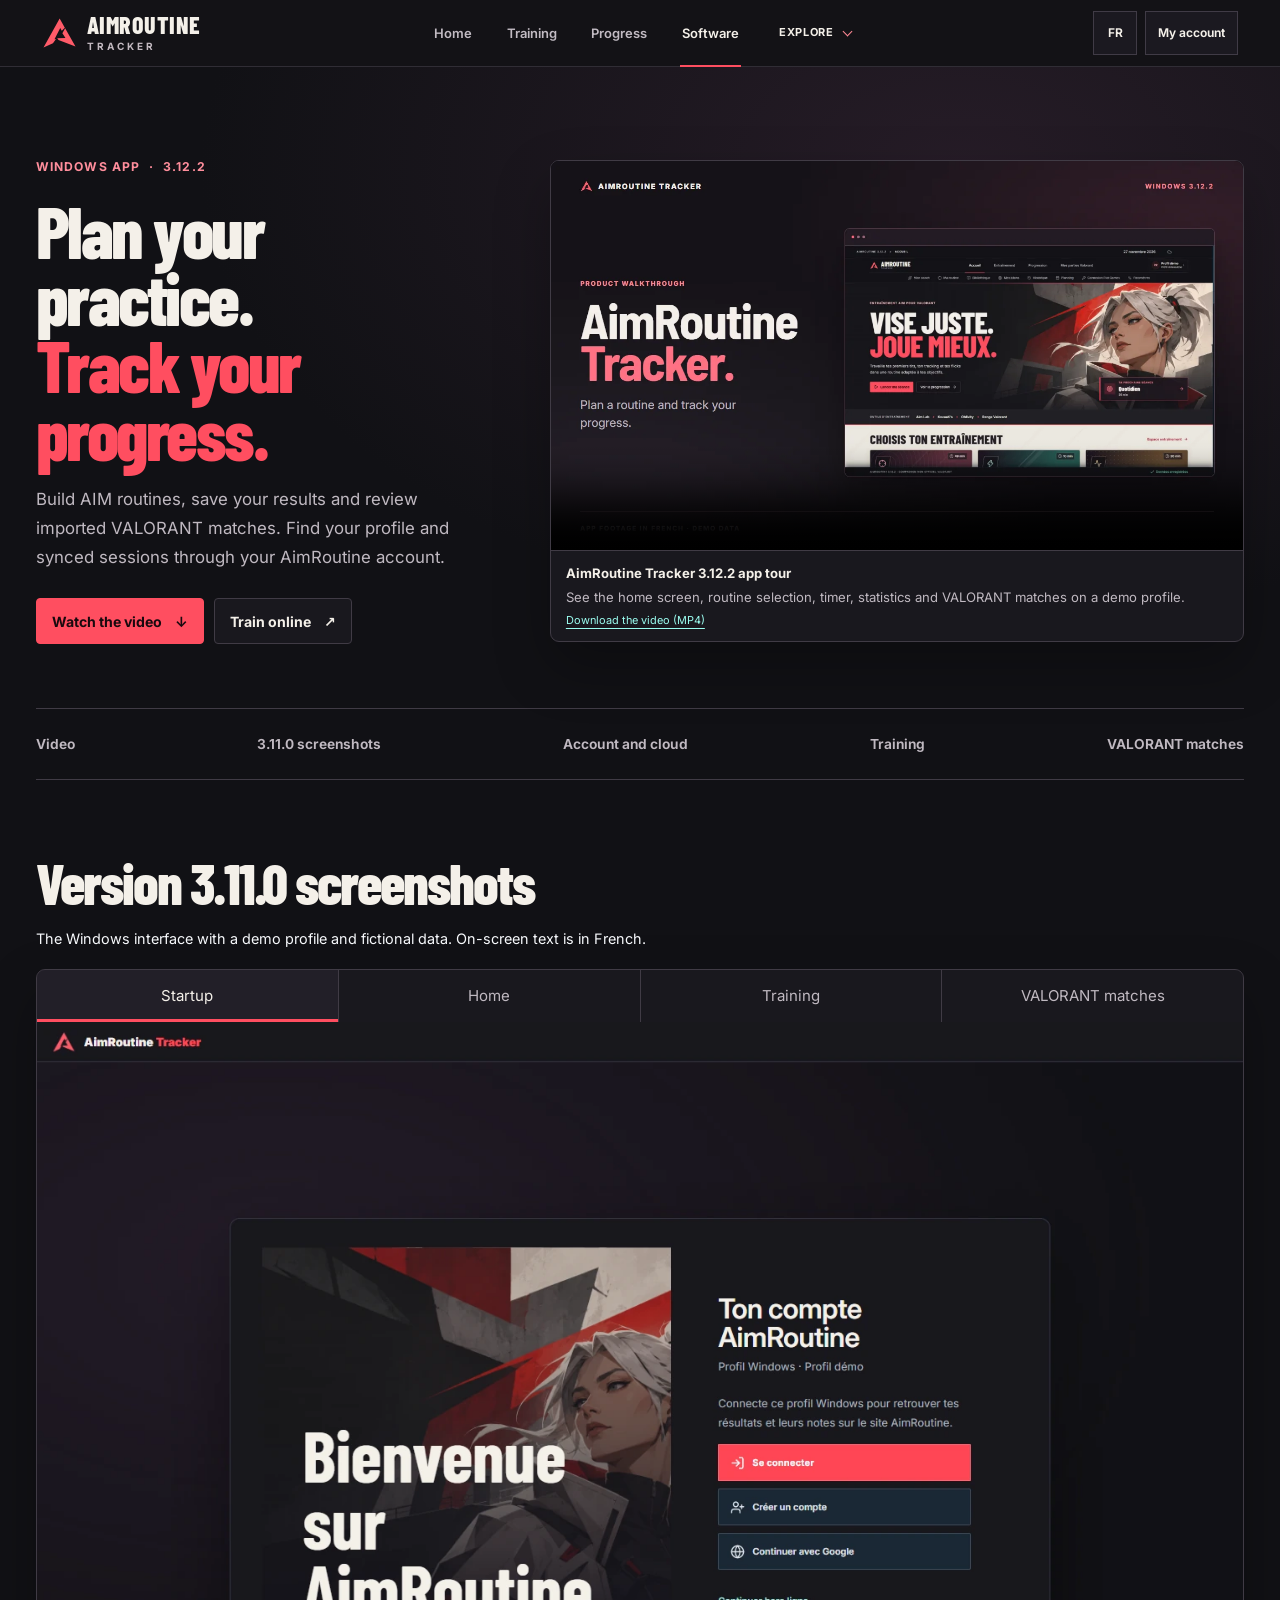
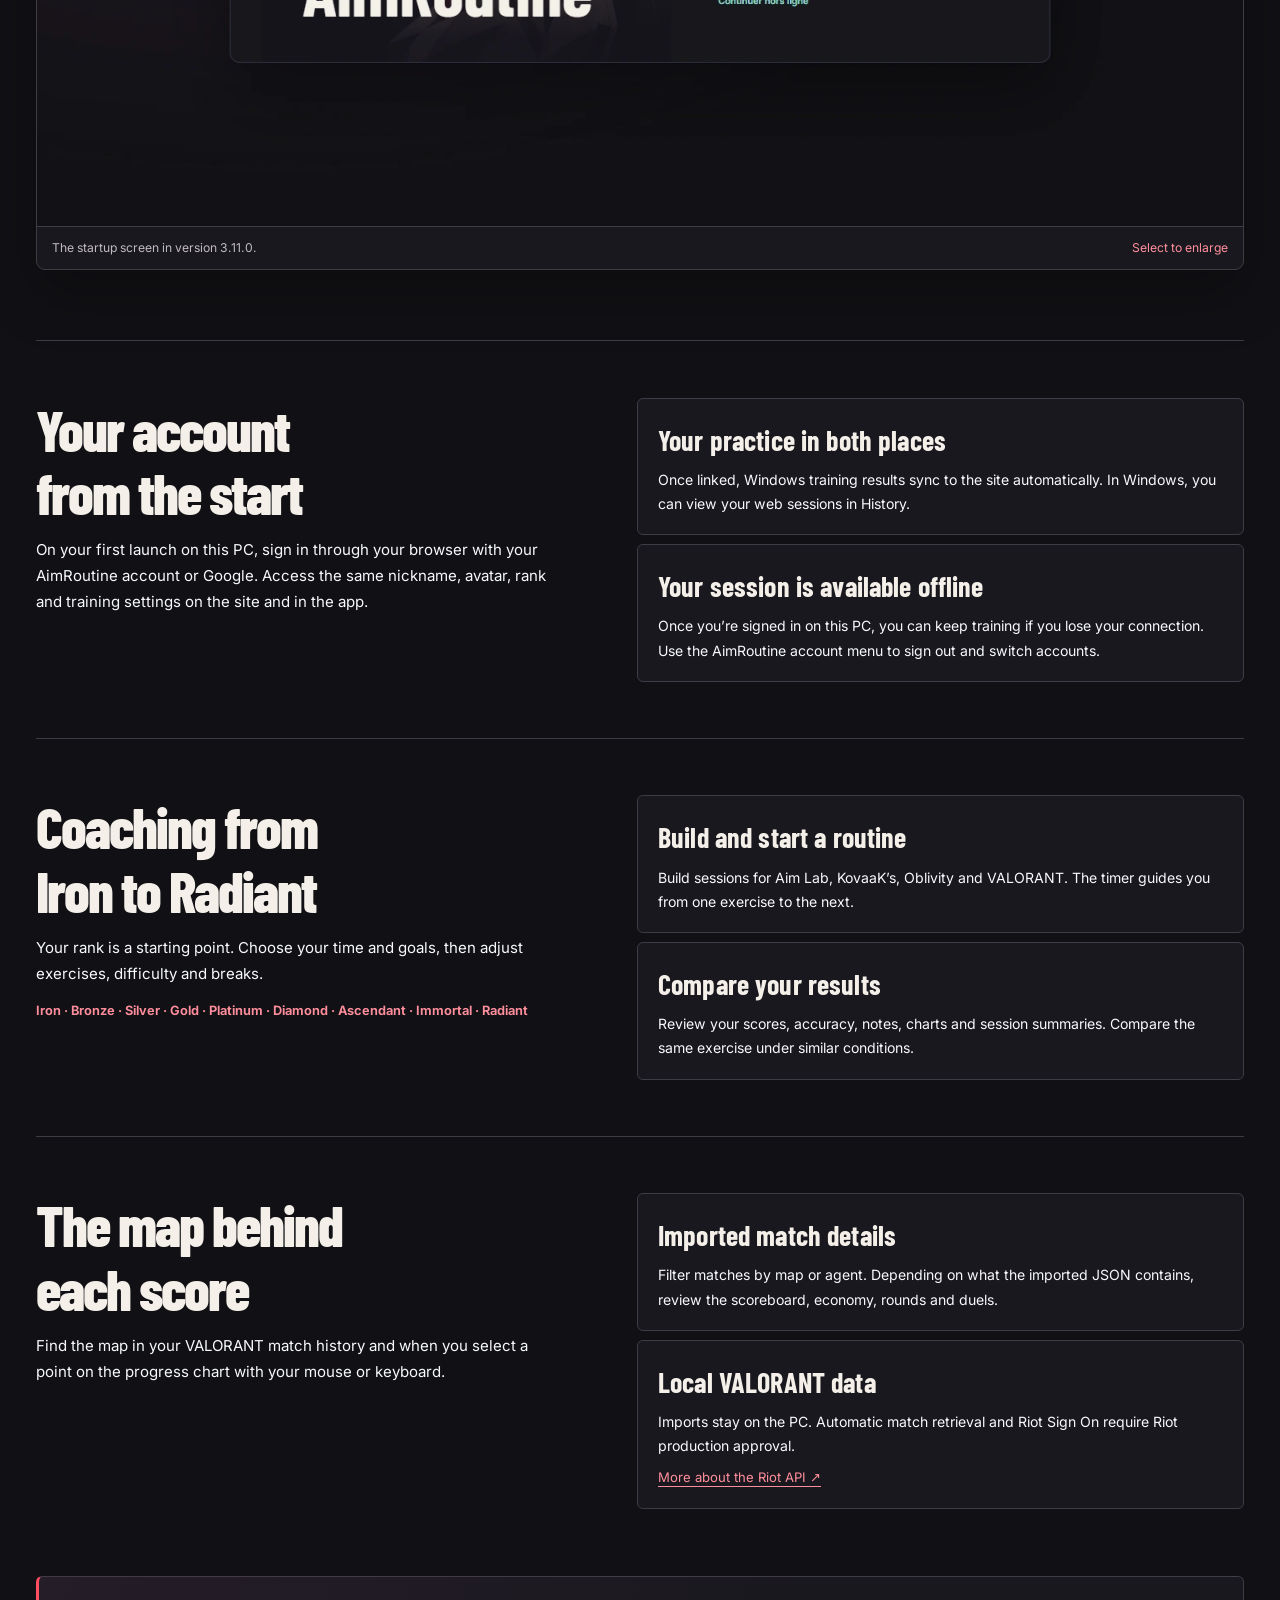
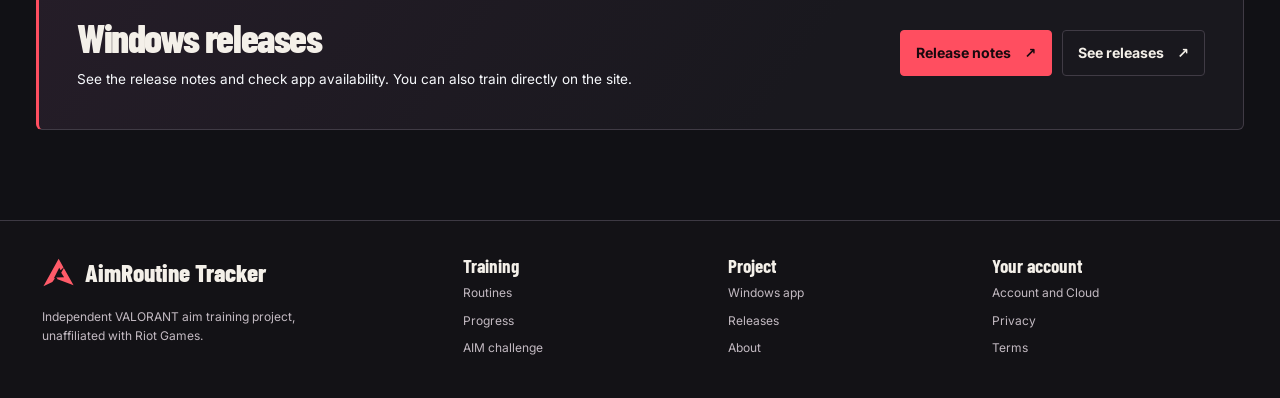
<file: product.html>
<!doctype html>
<html lang="fr"><head><meta charset="utf-8"><meta name="viewport" content="width=device-width,initial-scale=1"><meta name="theme-color" content="#111115">
<title>AimRoutine Tracker 3.12.2 – Logiciel Windows</title>
<meta name="description" content="Découvrez AimRoutine Tracker 3.12.2 en vidéo, avec ses routines AIM, son chronomètre, ses statistiques et les cartes des parties VALORANT importées.">
<link rel="canonical" href="https://aimroutine-tracker.github.io/product.html"><link rel="stylesheet" href="styles.css"><link rel="stylesheet" href="product-v29.css?v=3122"><script src="site.js?v=9" defer></script><script src="product-v29.js?v=311" defer></script>
<meta property="og:type" content="website"><meta property="og:title" content="AimRoutine Tracker 3.12.2 – Logiciel Windows"><meta property="og:description" content="Une vidéo tournée dans le logiciel Windows présente les routines AIM, la progression et les parties VALORANT de démonstration."><meta property="og:url" content="https://aimroutine-tracker.github.io/product.html"><link rel="stylesheet" href="site-global-v31.css?v=4">
<link rel="stylesheet" href="site-polish-v33.css?v=2">
<link rel="stylesheet" href="site-shared-v5.css?v=3">
<link rel="icon" type="image/png" sizes="128x128" href="aimroutine-logo.png?v=3">
<link rel="shortcut icon" type="image/png" href="aimroutine-logo.png?v=3">
<link rel="apple-touch-icon" sizes="128x128" href="aimroutine-logo.png?v=3">
<meta property="og:image" content="https://aimroutine-tracker.github.io/aimroutine-logo.png?v=3">
<meta property="og:image:type" content="image/png">
<meta property="og:image:width" content="128">
<meta property="og:image:height" content="128">
<meta property="og:image:alt" content="Logo AimRoutine Tracker, viseur corail">
<meta name="twitter:card" content="summary">
<meta name="twitter:image" content="https://aimroutine-tracker.github.io/aimroutine-logo.png?v=3">
<link rel="manifest" href="manifest.webmanifest?v=2">
<link rel="stylesheet" href="visual-v8.css?v=2">
<link rel="stylesheet" href="site-motion-v10.css?v=1">
<link rel="stylesheet" href="site-arcade-v11.css?v=1">
<link rel="stylesheet" href="site-arcade-v12.css?v=1">
<link rel="stylesheet" href="site-future-v13.css?v=1">
<link rel="stylesheet" href="site-v14-gallery.css?v=1">
<link rel="stylesheet" href="site-v15-fidelity.css?v=1">
<link rel="stylesheet" href="aimroutine-official-tokens-v2.css?v=1">
<link rel="stylesheet" href="site-official-v16.css?v=1">
<link rel="icon" href="favicon.svg?v=3" type="image/svg+xml">
<link rel="stylesheet" href="site-interface-v18.css?v=1">
<link rel="stylesheet" href="site-valorant-ui.css?v=1">
<link rel="stylesheet" href="site-valorant-theme.css?v=3">
<link rel="stylesheet" href="site-v22.css?v=5">
</head>
<body class="product311 site31 site31-product site-valorant"><a class="site31-skip" href="#main"><span class="fr">Aller au contenu</span><span class="en">Skip to content</span></a><header class="site31-header">
<nav class="site31-nav" data-site-navigation="valorant" aria-label="Navigation principale / Main navigation">
  <a class="site31-brand" href="index.html" aria-label="AimRoutine Tracker">
    <img src="aimroutine-brand-a-v2.svg?v=1" width="35" height="35" alt="">
    <span class="valorant-brand-name">AIMROUTINE<small>TRACKER</small></span>
  </a>
  <div class="site31-links">
    <a href="index.html"><span class="fr">Accueil</span><span class="en">Home</span></a>
<a href="training.html"><span class="fr">Entraînement</span><span class="en">Training</span></a>
<a href="progress.html"><span class="fr">Progression</span><span class="en">Progress</span></a>
<a href="product.html" aria-current="page"><span class="fr">Logiciel</span><span class="en">Software</span></a>
    <details class="ar5-nav-explore"><summary><span class="fr">Explorer</span><span class="en">Explore</span></summary><div class="ar5-nav-dropdown"><a href="index.html#aim-challenge"><span class="fr">Défi AIM</span><span class="en">AIM challenge</span></a>
<a href="index.html#community"><span class="fr">Communauté</span><span class="en">Community</span></a>
<a href="releases.html"><span class="fr">Versions</span><span class="en">Releases</span></a>
<a href="changelog.html"><span class="fr">Notes de mise à jour</span><span class="en">Release notes</span></a>
<a href="presentation.html"><span class="fr">Le projet</span><span class="en">Project</span></a>
<a href="riot-integration.html"><span class="fr">Riot API</span><span class="en">Riot API</span></a>
<a href="updates.html"><span class="fr">Avancement</span><span class="en">Updates</span></a>
<a href="privacy.html"><span class="fr">Confidentialité</span><span class="en">Privacy</span></a>
<a href="terms.html"><span class="fr">Conditions</span><span class="en">Terms</span></a></div></details>
  </div>
  <div class="site31-controls">
    <button type="button" class="lang site31-lang" data-switch-lang aria-label="Changer de langue / Switch language">EN</button>
    <a href="account.html" class="valorant-account"><span class="fr">Mon compte</span><span class="en">My account</span></a>
    <details class="site31-mobile-nav"><summary aria-label="Menu"><span class="ar-icon i-menu" aria-hidden="true"></span><span class="valorant-menu-text">Menu</span></summary><div class="site31-mobile-links"><a href="index.html"><span class="fr">Accueil</span><span class="en">Home</span></a>
<a href="training.html"><span class="fr">Entraînement</span><span class="en">Training</span></a>
<a href="progress.html"><span class="fr">Progression</span><span class="en">Progress</span></a>
<a href="product.html" aria-current="page"><span class="fr">Logiciel</span><span class="en">Software</span></a>
<a href="account.html"><span class="fr">Mon compte</span><span class="en">My account</span></a>
<a href="index.html#aim-challenge"><span class="fr">Défi AIM</span><span class="en">AIM challenge</span></a>
<a href="index.html#community"><span class="fr">Communauté</span><span class="en">Community</span></a>
<a href="releases.html"><span class="fr">Versions</span><span class="en">Releases</span></a>
<a href="changelog.html"><span class="fr">Notes de mise à jour</span><span class="en">Release notes</span></a>
<a href="presentation.html"><span class="fr">Le projet</span><span class="en">Project</span></a>
<a href="riot-integration.html"><span class="fr">Riot API</span><span class="en">Riot API</span></a>
<a href="updates.html"><span class="fr">Avancement</span><span class="en">Updates</span></a>
<a href="privacy.html"><span class="fr">Confidentialité</span><span class="en">Privacy</span></a>
<a href="terms.html"><span class="fr">Conditions</span><span class="en">Terms</span></a></div></details>
  </div>
</nav>
</header>
<main id="main" class="product311-main">
  <section class="product311-hero product311-width" aria-labelledby="product311-title">
    <div class="product311-hero-copy">
      <p class="product311-kicker"><span class="fr">Logiciel Windows</span><span class="en">Windows app</span><span aria-hidden="true">·</span> 3.12.2</p>
      <h1 id="product311-title"><span class="fr">Planifie tes séances.<br><em>Suis tes progrès.</em></span><span class="en">Plan your practice.<br><em>Track your progress.</em></span></h1>
      <p class="product311-intro"><span class="fr">Crée tes routines AIM, garde tes résultats et analyse tes parties VALORANT importées. Retrouve ton profil et tes séances synchronisées avec ton compte AimRoutine.</span><span class="en">Build AIM routines, save your results and review imported VALORANT matches. Find your profile and synced sessions through your AimRoutine account.</span></p>
      <div class="product311-actions">
        <a class="product311-button product311-primary" href="#video"><span class="fr">Voir la vidéo</span><span class="en">Watch the video</span><span aria-hidden="true">↓</span></a>
        <a class="product311-button product311-secondary" href="training.html"><span class="fr">S’entraîner en ligne</span><span class="en">Train online</span><span aria-hidden="true">↗</span></a>
      </div>
    </div>
    <figure class="product311-hero-shot" id="video">
      <video data-presentation-video controls playsinline preload="metadata" width="1280" height="720" aria-label="AimRoutine Tracker 3.12.2" aria-describedby="product-video-caption"></video>
      <figcaption id="product-video-caption">
        <strong><span class="fr">AimRoutine Tracker 3.12.2 en vidéo</span><span class="en">AimRoutine Tracker 3.12.2 app tour</span></strong>
        <span class="fr">Découvre l’accueil, le choix d’une routine, le chronomètre, les statistiques et les parties VALORANT sur un profil de démonstration.</span>
        <span class="en">See the home screen, routine selection, timer, statistics and VALORANT matches on a demo profile.</span>
        <small><a data-presentation-download href="aimroutine-3122-presentation.mp4?v=5" download><span class="fr">Télécharger la vidéo (MP4)</span><span class="en">Download the video (MP4)</span></a></small>
      </figcaption>
    </figure>
  </section>

  <nav class="product311-page-nav product311-width" aria-label="Dans cette page" data-label-fr="Dans cette page" data-label-en="On this page">
    <a href="#video"><span class="fr">Vidéo</span><span class="en">Video</span></a>
    <a href="#experience"><span class="fr">Captures 3.11.0</span><span class="en">3.11.0 screenshots</span></a>
    <a href="#compte"><span class="fr">Compte et Cloud</span><span class="en">Account and cloud</span></a>
    <a href="#ranks"><span class="fr">Entraînement</span><span class="en">Training</span></a>
    <a href="#tracking"><span class="fr">Parties VALORANT</span><span class="en">VALORANT matches</span></a>
  </nav>

  <section id="experience" class="product311-gallery product311-width" aria-labelledby="product311-gallery-heading">
    <div class="product311-section-heading">
      <h2 id="product311-gallery-heading"><span class="fr">Captures de la version 3.11.0</span><span class="en">Version 3.11.0 screenshots</span></h2>
      <p><span class="fr">L’interface Windows avec un profil de démonstration et des données fictives.</span><span class="en">The Windows interface with a demo profile and fictional data. On-screen text is in French.</span></p>
    </div>
    <div class="product311-gallery-frame">
      <div class="product311-gallery-tabs" role="tablist" aria-label="Captures du logiciel" data-label-fr="Captures du logiciel" data-label-en="App screenshots">
        <button id="shot-tab-startup" type="button" role="tab" aria-controls="shot-startup" aria-selected="true" data-shot><span class="fr">Démarrage</span><span class="en">Startup</span></button>
        <button id="shot-tab-dashboard" type="button" role="tab" aria-controls="shot-dashboard" aria-selected="false" tabindex="-1" data-shot><span class="fr">Accueil</span><span class="en">Home</span></button>
        <button id="shot-tab-training" type="button" role="tab" aria-controls="shot-training" aria-selected="false" tabindex="-1" data-shot><span class="fr">Entraînement</span><span class="en">Training</span></button>
        <button id="shot-tab-matches" type="button" role="tab" aria-controls="shot-matches" aria-selected="false" tabindex="-1" data-shot><span class="fr">Parties VALORANT</span><span class="en">VALORANT matches</span></button>
      </div>
      <figure id="shot-startup" class="product311-gallery-view" role="tabpanel" aria-labelledby="shot-tab-startup">
        <button type="button" class="product311-view-button" data-enlarge aria-label="Agrandir la capture du démarrage" data-label-fr="Agrandir la capture du démarrage" data-label-en="Enlarge startup screenshot">
          <img src="aimroutine-311-startup.webp" width="1440" height="960" decoding="async"
            alt="Écran de démarrage proposant la connexion, la création de compte, Google et le mode hors ligne"
            data-alt-fr="Écran de démarrage proposant la connexion, la création de compte, Google et le mode hors ligne"
            data-alt-en="Startup screen with sign-in, account creation, Google and offline options">
        </button>
        <figcaption><span class="fr">Écran de démarrage de la version 3.11.0.</span><span class="en">The startup screen in version 3.11.0.</span><small><span class="fr">Cliquer pour agrandir</span><span class="en">Select to enlarge</span></small></figcaption>
      </figure>
      <figure id="shot-dashboard" class="product311-gallery-view" role="tabpanel" aria-labelledby="shot-tab-dashboard" hidden>
        <button type="button" class="product311-view-button" data-enlarge aria-label="Agrandir la capture de l’accueil" data-label-fr="Agrandir la capture de l’accueil" data-label-en="Enlarge home screenshot">
          <img src="aimroutine-311-dashboard.webp" width="1440" height="960" loading="lazy" decoding="async"
            alt="Accueil de l’application avec programme, activité et résultats récents"
            data-alt-fr="Accueil de l’application avec programme, activité et résultats récents"
            data-alt-en="App home screen showing a planned routine, activity and recent results">
        </button>
        <figcaption><span class="fr">Retrouve ton programme, ton activité et tes résultats récents sur l’accueil.</span><span class="en">Find your plan, activity and recent results on the home screen.</span><small><span class="fr">Cliquer pour agrandir</span><span class="en">Select to enlarge</span></small></figcaption>
      </figure>
      <figure id="shot-training" class="product311-gallery-view" role="tabpanel" aria-labelledby="shot-tab-training" hidden>
        <button type="button" class="product311-view-button" data-enlarge aria-label="Agrandir la capture de l’entraînement" data-label-fr="Agrandir la capture de l’entraînement" data-label-en="Enlarge training screenshot">
          <img src="aimroutine-311-training.webp" width="1440" height="960" loading="lazy" decoding="async"
            alt="Espace d’entraînement AimRoutine Tracker, avec les outils pour préparer une routine AIM"
            data-alt-fr="Espace d’entraînement AimRoutine Tracker, avec les outils pour préparer une routine AIM"
            data-alt-en="AimRoutine Tracker training workspace with tools for building an AIM routine">
        </button>
        <figcaption><span class="fr">Prépare une routine adaptée à ton rang, à tes outils et au temps disponible.</span><span class="en">Build a routine around your rank, your tools and the time you have.</span><small><span class="fr">Cliquer pour agrandir</span><span class="en">Select to enlarge</span></small></figcaption>
      </figure>
      <figure id="shot-matches" class="product311-gallery-view" role="tabpanel" aria-labelledby="shot-tab-matches" hidden>
        <button type="button" class="product311-view-button" data-enlarge aria-label="Agrandir la capture des parties VALORANT" data-label-fr="Agrandir la capture des parties VALORANT" data-label-en="Enlarge VALORANT matches screenshot">
          <img src="aimroutine-311-matches.webp" width="1440" height="960" loading="lazy" decoding="async"
            alt="Vue des parties VALORANT dans AimRoutine Tracker avec le nom de la carte pour chaque partie"
            data-alt-fr="Vue des parties VALORANT dans AimRoutine Tracker avec le nom de la carte pour chaque partie"
            data-alt-en="VALORANT match view in AimRoutine Tracker showing the map name for each match">
        </button>
        <figcaption><span class="fr">Exemple de parties fictives avec leur carte et leurs statistiques.</span><span class="en">Example of fictional matches with their maps and statistics.</span><small><span class="fr">Cliquer pour agrandir</span><span class="en">Select to enlarge</span></small></figcaption>
      </figure>
    </div>
  </section>

  <section id="compte" class="product311-feature product311-width" aria-labelledby="product311-account-heading">
    <div class="product311-feature-intro">
      <h2 id="product311-account-heading"><span class="fr">Ton compte, dès le démarrage</span><span class="en">Your account from the start</span></h2>
      <p><span class="fr">Au premier lancement sur ce PC, connecte-toi dans ton navigateur avec ton compte AimRoutine ou Google. Retrouve le même pseudo, avatar, rang et réglages d’entraînement sur le site et dans le logiciel.</span><span class="en">On your first launch on this PC, sign in through your browser with your AimRoutine account or Google. Access the same nickname, avatar, rank and training settings on the site and in the app.</span></p>
    </div>
    <div class="product311-feature-details">
      <article><h3><span class="fr">Tes entraînements sur les deux espaces</span><span class="en">Your practice in both places</span></h3>
        <p><span class="fr">Après l’association, tes résultats Windows se synchronisent automatiquement avec le site. Dans Windows, tu peux consulter les séances du site depuis l’historique.</span><span class="en">Once linked, Windows training results sync to the site automatically. In Windows, you can view your web sessions in History.</span></p></article>
      <article><h3><span class="fr">Une session accessible hors ligne</span><span class="en">Your session is available offline</span></h3>
        <p><span class="fr">Une fois la session ouverte sur ce PC, tu peux t’entraîner si la connexion se coupe. Depuis Compte AimRoutine, tu peux aussi te déconnecter pour changer de compte.</span><span class="en">Once you’re signed in on this PC, you can keep training if you lose your connection. Use the AimRoutine account menu to sign out and switch accounts.</span></p></article>
    </div>
  </section>

  <section id="ranks" class="product311-feature product311-width" aria-labelledby="product311-training-heading">
    <div class="product311-feature-intro">
      <h2 id="product311-training-heading"><span class="fr">Un coach de Fer à Radiant</span><span class="en">Coaching from Iron to Radiant</span></h2>
      <p><span class="fr">Ton rang sert de point de départ. Choisis la durée et tes objectifs, puis ajuste les exercices, la difficulté et les pauses.</span><span class="en">Your rank is a starting point. Choose your time and goals, then adjust exercises, difficulty and breaks.</span></p>
      <p class="product311-ranks"><span class="fr">Fer · Bronze · Argent · Or · Platine · Diamant · Ascendant · Immortel · Radiant</span><span class="en">Iron · Bronze · Silver · Gold · Platinum · Diamond · Ascendant · Immortal · Radiant</span></p>
    </div>
    <div class="product311-feature-details" id="trainers">
      <article><h3><span class="fr">Préparer et lancer une routine</span><span class="en">Build and start a routine</span></h3>
        <p><span class="fr">Compose tes séances dans Aim Lab, KovaaK’s, Oblivity et VALORANT. Le chronomètre t’accompagne d’un exercice au suivant.</span><span class="en">Build sessions for Aim Lab, KovaaK’s, Oblivity and VALORANT. The timer guides you from one exercise to the next.</span></p></article>
      <article><h3><span class="fr">Comparer tes résultats</span><span class="en">Compare your results</span></h3>
        <p><span class="fr">Consulte les scores, la précision, les notes, les graphiques et les bilans. Compare le même exercice dans des conditions similaires.</span><span class="en">Review your scores, accuracy, notes, charts and session summaries. Compare the same exercise under similar conditions.</span></p></article>
    </div>
  </section>

  <section id="tracking" class="product311-feature product311-width" aria-labelledby="product311-matches-heading">
    <div class="product311-feature-intro">
      <h2 id="product311-matches-heading"><span class="fr">La carte derrière chaque score</span><span class="en">The map behind each score</span></h2>
      <p><span class="fr">Retrouve la carte dans l’historique de tes parties VALORANT et en sélectionnant un point du graphique de progression à la souris ou au clavier.</span><span class="en">Find the map in your VALORANT match history and when you select a point on the progress chart with your mouse or keyboard.</span></p>
    </div>
    <div class="product311-feature-details" id="riot">
      <article><h3><span class="fr">Détail des parties importées</span><span class="en">Imported match details</span></h3>
        <p><span class="fr">Filtre tes parties par carte ou agent. Selon les données du JSON importé, consulte aussi le tableau des scores, l’économie, les manches et les duels.</span><span class="en">Filter matches by map or agent. Depending on what the imported JSON contains, review the scoreboard, economy, rounds and duels.</span></p></article>
      <article><h3><span class="fr">Données VALORANT en local</span><span class="en">Local VALORANT data</span></h3>
        <p><span class="fr">Les imports restent sur le PC. La récupération automatique des matchs et Riot Sign On nécessitent l’autorisation de production Riot.</span><span class="en">Imports stay on the PC. Automatic match retrieval and Riot Sign On require Riot production approval.</span></p>
        <a class="product311-text-link" href="riot-integration.html"><span class="fr">En savoir plus sur Riot API</span><span class="en">More about the Riot API</span><span aria-hidden="true"> ↗</span></a></article>
    </div>
  </section>

  <section id="version-3-11-0" class="product311-release product311-width" aria-labelledby="product311-release-heading">
    <div>
      <h2 id="product311-release-heading"><span class="fr">Versions Windows</span><span class="en">Windows releases</span></h2>
      <p><span class="fr">Consulte les notes de mise à jour et la disponibilité du logiciel. Tu peux aussi t’entraîner directement sur le site.</span><span class="en">See the release notes and check app availability. You can also train directly on the site.</span></p>
    </div>
    <div class="product311-actions">
      <a class="product311-button product311-primary" href="changelog.html"><span class="fr">Notes de mise à jour</span><span class="en">Release notes</span><span aria-hidden="true">↗</span></a>
      <a class="product311-button product311-secondary" href="releases.html"><span class="fr">Voir les versions</span><span class="en">See releases</span><span aria-hidden="true">↗</span></a>
    </div>
  </section>
</main><footer class="site31-footer ar22-footer">
  <div class="valorant-shell ar22-footer-layout">
    <div class="ar22-footer-brand">
      <a href="index.html"><img src="aimroutine-brand-a-v2.svg?v=1" width="33" height="33" alt="">AimRoutine Tracker</a>
      <p><span class="fr">Projet indépendant d’entraînement AIM pour VALORANT, sans affiliation avec Riot Games.</span><span class="en">Independent VALORANT aim training project, unaffiliated with Riot Games.</span></p>
    </div>
    <nav class="ar22-footer-nav" aria-label="Liens utiles / Useful links">
      <div><strong><span class="fr">S’entraîner</span><span class="en">Training</span></strong>
        <a href="training.html"><span class="fr">Routines</span><span class="en">Routines</span></a>
        <a href="progress.html"><span class="fr">Progression</span><span class="en">Progress</span></a>
        <a href="index.html#aim-challenge"><span class="fr">Défi AIM</span><span class="en">AIM challenge</span></a>
      </div>
      <div><strong><span class="fr">Le projet</span><span class="en">Project</span></strong>
        <a href="product.html"><span class="fr">Logiciel Windows</span><span class="en">Windows app</span></a>
        <a href="releases.html"><span class="fr">Versions</span><span class="en">Releases</span></a>
        <a href="presentation.html"><span class="fr">Présentation</span><span class="en">About</span></a>
      </div>
      <div><strong><span class="fr">Ton compte</span><span class="en">Your account</span></strong>
        <a href="account.html"><span class="fr">Compte et Cloud</span><span class="en">Account and Cloud</span></a>
        <a href="privacy.html"><span class="fr">Confidentialité</span><span class="en">Privacy</span></a>
        <a href="terms.html"><span class="fr">Conditions</span><span class="en">Terms</span></a>
      </div>
    </nav>
  </div>
</footer>
<dialog class="product311-dialog" aria-label="Capture agrandie du logiciel" data-label-fr="Capture agrandie du logiciel" data-label-en="Enlarged app screenshot">
  <button type="button" aria-label="Fermer la capture" data-label-fr="Fermer la capture" data-label-en="Close screenshot" autofocus>×</button>
  <img alt="">
  <p><span class="fr">Capture d’AimRoutine Tracker · Données fictives</span><span class="en">AimRoutine Tracker screenshot · Fictional data</span></p>
</dialog>
<script src="site-quality-v34.js?v=2" defer></script>
<script src="site-motion-v10.js?v=1" defer></script>
<script src="site-future-v13.js?v=1" defer></script>
<script src="site-v14-gallery.js?v=2" defer></script>
<script src="site-v15-fidelity.js?v=2" defer></script>
<script defer src="site-interface-v18.js?v=2"></script>
<script src="site-presentation-video-v1.js?v=4" defer></script>
</body></html>
</file>
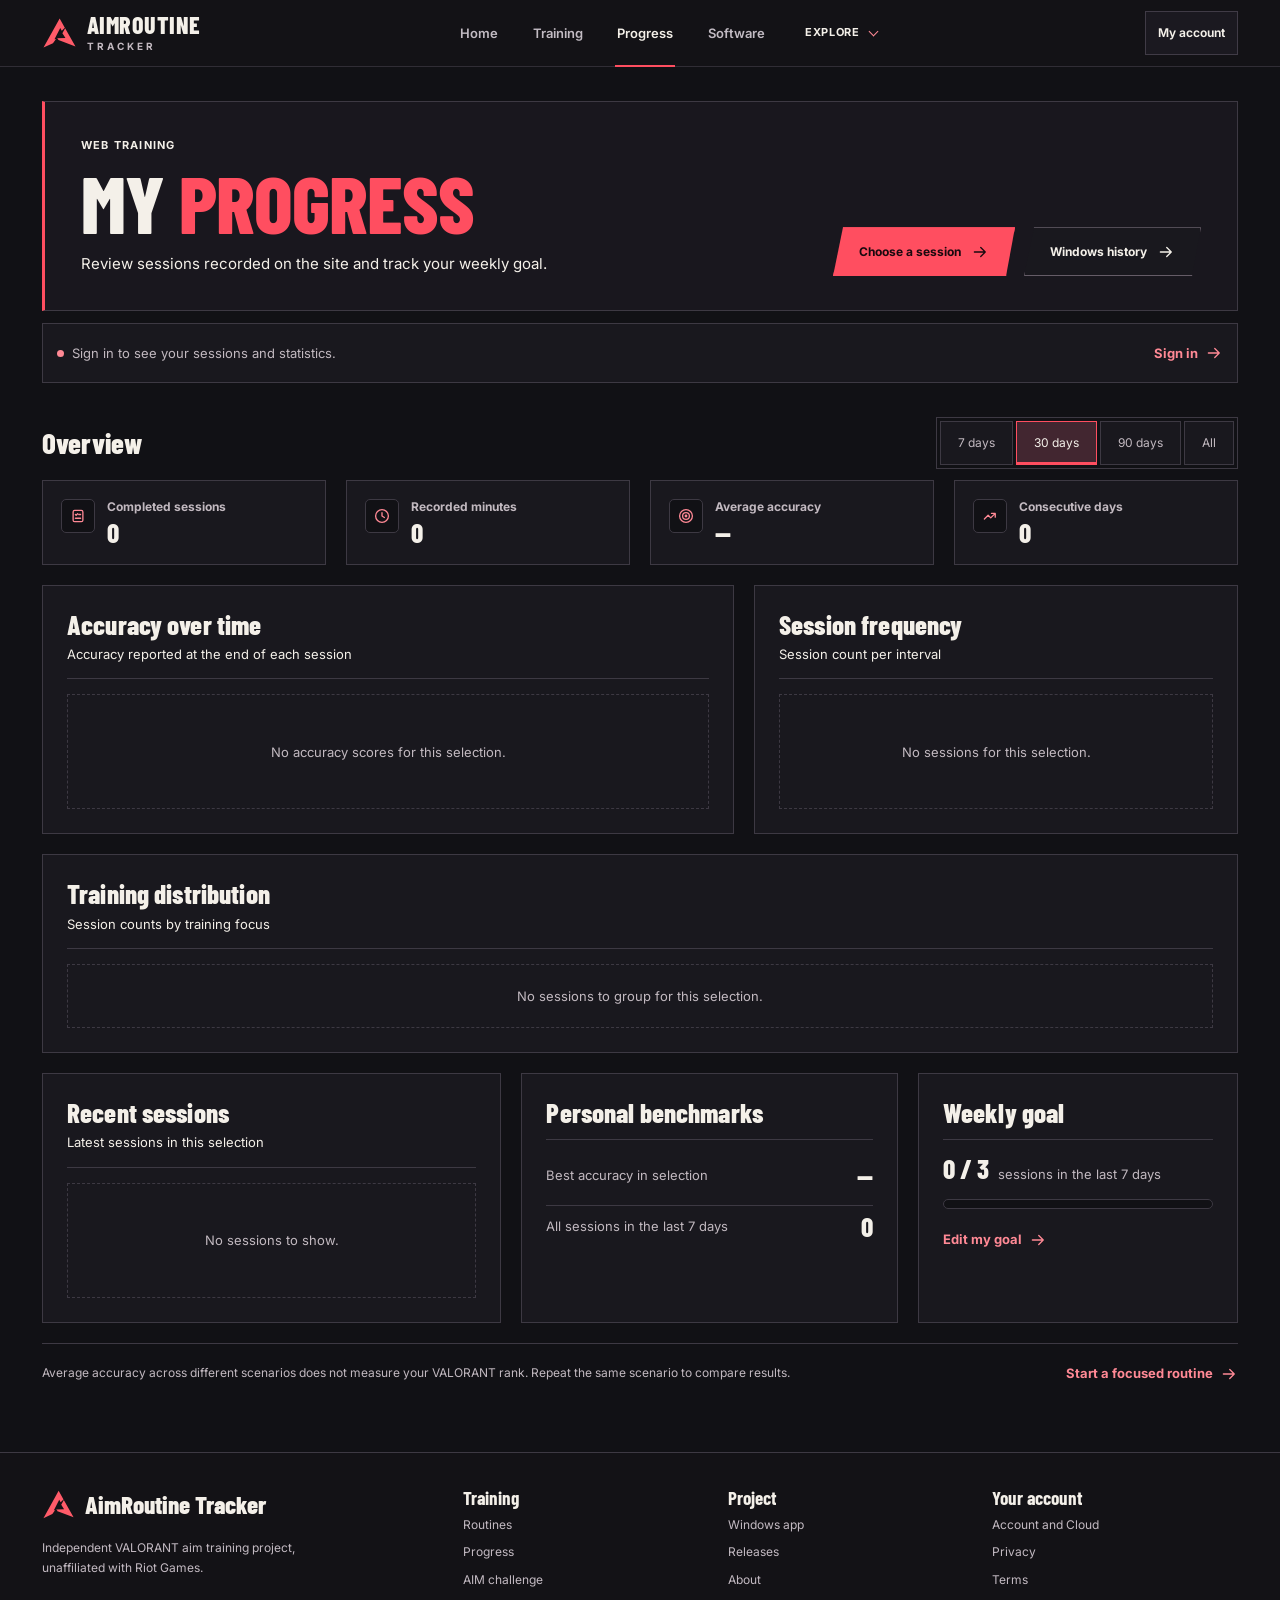
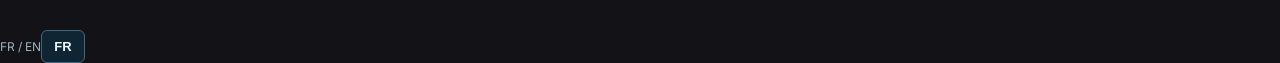
<file: progress.html>
<!doctype html><html lang="fr"><head><meta charset="utf-8"><meta name="viewport" content="width=device-width,initial-scale=1">
<title>Suivi de progression AIM — AimRoutine Tracker</title>
<meta name="description" content="Retrouve les séances AIM enregistrées sur ton compte et suis ta précision, ta régularité et ton objectif hebdomadaire.">
<meta name="theme-color" content="#111115">
<link rel="canonical" href="https://aimroutine-tracker.github.io/progress.html">
<link rel="icon" href="favicon.svg" type="image/svg+xml"><link rel="manifest" href="manifest.webmanifest?v=2">
<link rel="stylesheet" href="site-global-v31.css?v=4"><link rel="stylesheet" href="site-shared-v5.css?v=3">
<link rel="stylesheet" href="visual-v8.css?v=2"><link rel="stylesheet" href="site-future-v13.css?v=1"><link rel="stylesheet" href="site-v14-gallery.css?v=1">
<link rel="stylesheet" href="site-v15-fidelity.css?v=1">
<link rel="stylesheet" href="aimroutine-official-tokens-v2.css?v=1">
<link rel="stylesheet" href="site-official-v16.css?v=1">
<script src="site.js?v=9" defer></script><script src="site-quality-v34.js?v=2" defer></script>
<script src="site-future-v13.js?v=1" defer></script><script src="site-v14-gallery.js?v=2" defer></script>
<script src="pwa-v6.js?v=1" defer></script><script type="module" src="progress-v14.mjs?v=5"></script><link rel="icon" href="favicon.svg?v=3" type="image/svg+xml">
<link rel="stylesheet" href="site-rebuild-v17.css?v=1">
<link rel="stylesheet" href="site-interface-v18.css?v=1">
<link rel="stylesheet" href="site-interface-v19.css?v=1">
<link rel="stylesheet" href="site-reference-v20.css?v=1">
<link rel="stylesheet" href="site-valorant-ui.css?v=2">
<link rel="stylesheet" href="site-valorant-theme.css?v=3">
<link rel="stylesheet" href="site-v22.css?v=5">
<link rel="stylesheet" href="progress-v15.css?v=2">
</head>
<body class="site31 site31-progress site-valorant r17">
<a class="site31-skip" href="#main"><span class="fr">Aller au contenu</span><span class="en">Skip to content</span></a>
<header class="site31-header">
<nav class="site31-nav" data-site-navigation="valorant" aria-label="Navigation principale / Main navigation">
  <a class="site31-brand" href="index.html" aria-label="AimRoutine Tracker">
    <img src="aimroutine-brand-a-v2.svg?v=1" width="35" height="35" alt="">
    <span class="valorant-brand-name">AIMROUTINE<small>TRACKER</small></span>
  </a>
  <div class="site31-links">
    <a href="index.html"><span class="fr">Accueil</span><span class="en">Home</span></a>
<a href="training.html"><span class="fr">Entraînement</span><span class="en">Training</span></a>
<a href="progress.html" aria-current="page"><span class="fr">Progression</span><span class="en">Progress</span></a>
<a href="product.html"><span class="fr">Logiciel</span><span class="en">Software</span></a>
    <details class="ar5-nav-explore"><summary><span class="fr">Explorer</span><span class="en">Explore</span></summary><div class="ar5-nav-dropdown"><a href="index.html#aim-challenge"><span class="fr">Défi AIM</span><span class="en">AIM challenge</span></a>
<a href="index.html#community"><span class="fr">Communauté</span><span class="en">Community</span></a>
<a href="releases.html"><span class="fr">Versions</span><span class="en">Releases</span></a>
<a href="changelog.html"><span class="fr">Notes de mise à jour</span><span class="en">Release notes</span></a>
<a href="presentation.html"><span class="fr">Le projet</span><span class="en">Project</span></a>
<a href="riot-integration.html"><span class="fr">Riot API</span><span class="en">Riot API</span></a>
<a href="updates.html"><span class="fr">Avancement</span><span class="en">Updates</span></a>
<a href="privacy.html"><span class="fr">Confidentialité</span><span class="en">Privacy</span></a>
<a href="terms.html"><span class="fr">Conditions</span><span class="en">Terms</span></a></div></details>
  </div>
  <div class="site31-controls">
    <button type="button" class="lang site31-lang" data-switch-lang aria-label="Changer de langue / Switch language">EN</button>
    <a href="account.html" class="valorant-account"><span class="fr">Mon compte</span><span class="en">My account</span></a>
    <details class="site31-mobile-nav"><summary aria-label="Menu"><span class="ar-icon i-menu" aria-hidden="true"></span><span class="valorant-menu-text">Menu</span></summary><div class="site31-mobile-links"><a href="index.html"><span class="fr">Accueil</span><span class="en">Home</span></a>
<a href="training.html"><span class="fr">Entraînement</span><span class="en">Training</span></a>
<a href="progress.html" aria-current="page"><span class="fr">Progression</span><span class="en">Progress</span></a>
<a href="product.html"><span class="fr">Logiciel</span><span class="en">Software</span></a>
<a href="account.html"><span class="fr">Mon compte</span><span class="en">My account</span></a>
<a href="index.html#aim-challenge"><span class="fr">Défi AIM</span><span class="en">AIM challenge</span></a>
<a href="index.html#community"><span class="fr">Communauté</span><span class="en">Community</span></a>
<a href="releases.html"><span class="fr">Versions</span><span class="en">Releases</span></a>
<a href="changelog.html"><span class="fr">Notes de mise à jour</span><span class="en">Release notes</span></a>
<a href="presentation.html"><span class="fr">Le projet</span><span class="en">Project</span></a>
<a href="riot-integration.html"><span class="fr">Riot API</span><span class="en">Riot API</span></a>
<a href="updates.html"><span class="fr">Avancement</span><span class="en">Updates</span></a>
<a href="privacy.html"><span class="fr">Confidentialité</span><span class="en">Privacy</span></a>
<a href="terms.html"><span class="fr">Conditions</span><span class="en">Terms</span></a></div></details>
  </div>
</nav>
</header>
<main id="main" class="v14-progress-main r17-progress-wrap r17-screen progress-workspace">
<section class="r17-hero progress-intro" aria-labelledby="v14-progress-title">
  <div class="progress-intro-copy">
    <p class="progress-kicker"><span class="fr">ENTRAÎNEMENT WEB</span><span class="en">WEB TRAINING</span></p>
    <h1 id="v14-progress-title"><span class="fr">Ma <em>progression</em></span><span class="en">My <em>progress</em></span></h1>
    <p class="progress-intro-text"><span class="fr">Retrouve tes séances enregistrées sur le site et suis ton objectif hebdomadaire.</span><span class="en">Review sessions recorded on the site and track your weekly goal.</span></p>
  </div>
  <div class="progress-intro-actions">
    <a href="training.html#training-guide" class="r17-button r17-button--hot"><span class="fr">Choisir une séance</span><span class="en">Choose a session</span><span class="ar-ui-icon ar-ui-icon--arrow-right" aria-hidden="true"></span></a>
    <a href="account.html#windows-sync" class="r17-button r17-button--outline"><span class="fr">Historique Windows</span><span class="en">Windows history</span><span class="ar-ui-icon ar-ui-icon--arrow-right" aria-hidden="true"></span></a>
  </div>
</section>
<div class="progress-source" id="v14-source-status" data-source="loading">
  <p><i aria-hidden="true"></i><span id="v14-source-message" role="status"><span class="fr">Lecture de tes données…</span><span class="en">Loading your data…</span></span></p>
  <a href="account.html#auth-panel" id="v14-source-signin" hidden><span class="fr">Se connecter</span><span class="en">Sign in</span> <span class="ar-ui-icon ar-ui-icon--arrow-right" aria-hidden="true"></span></a>
</div>
<section class="progress-overview" aria-labelledby="progress-overview-title">
  <header class="progress-overview-head"><h2 id="progress-overview-title"><span class="fr">Vue d’ensemble</span><span class="en">Overview</span></h2>
    <div class="v14-progress-toolbar r17-toolbar">
      <label for="v14-progress-range"><span class="fr">Période</span><span class="en">Period</span>
        <select id="v14-progress-range"><option value="7">7 jours / 7 days</option><option value="30" selected>30 jours / 30 days</option><option value="90">90 jours / 90 days</option><option value="0">Tout / All</option></select>
      </label>
    </div>
  </header>
  <div class="ar-progress-filters" id="v14-progress-filters" hidden>
    <label for="v14-progress-tool"><span class="fr">Logiciel</span><span class="en">Training tool</span><select id="v14-progress-tool"></select></label>
    <label for="v14-progress-scenario"><span class="fr">Scénario de départ</span><span class="en">Starting scenario</span><select id="v14-progress-scenario"></select></label>
  </div>
  <div class="v14-progress-kpis r17-progress-kpis">
    <article class="v14-kpi"><span class="progress-metric-icon" aria-hidden="true"><span class="ar-ui-icon ar-ui-icon--sessions" aria-hidden="true"></span></span><div><small><span class="fr">Séances terminées</span><span class="en">Completed sessions</span></small><strong id="v14-p-sessions" aria-live="polite">—</strong></div></article>
    <article class="v14-kpi"><span class="progress-metric-icon" aria-hidden="true"><span class="ar-ui-icon ar-ui-icon--clock" aria-hidden="true"></span></span><div><small><span class="fr">Minutes enregistrées</span><span class="en">Recorded minutes</span></small><strong id="v14-p-minutes">—</strong></div></article>
    <article class="v14-kpi"><span class="progress-metric-icon" aria-hidden="true"><span class="ar-ui-icon ar-ui-icon--target" aria-hidden="true"></span></span><div><small><span class="fr">Précision moyenne</span><span class="en">Average accuracy</span></small><strong id="v14-p-average">—</strong></div></article>
    <article class="v14-kpi"><span class="progress-metric-icon" aria-hidden="true"><span class="ar-ui-icon ar-ui-icon--trending" aria-hidden="true"></span></span><div><small><span class="fr">Jours consécutifs</span><span class="en">Consecutive days</span></small><strong id="v14-p-streak">—</strong></div></article>
  </div>
</section>
<div class="v14-progress-grid r17-chart-grid">
  <section class="v14-panel" id="v14-p-line-panel" aria-labelledby="progress-accuracy-title">
    <header class="progress-panel-head"><h2 id="progress-accuracy-title"><span class="fr">Progression de la précision</span><span class="en">Accuracy over time</span></h2><p><span class="fr">Précision saisie en fin de séance</span><span class="en">Accuracy reported at the end of each session</span></p></header>
    <div class="v14-progress-svgbox" id="v14-p-line"></div>
  </section>
  <section class="v14-panel" id="v14-p-bars-panel" aria-labelledby="progress-frequency-title">
    <header class="progress-panel-head"><h2 id="progress-frequency-title"><span class="fr">Fréquence des séances</span><span class="en">Session frequency</span></h2><p><span class="fr">Nombre de séances par intervalle</span><span class="en">Session count per interval</span></p></header>
    <div id="v14-p-bars"></div>
  </section>
  <section class="v14-panel" id="v14-p-skills-panel" aria-labelledby="progress-skills-title">
    <header class="progress-panel-head"><h2 id="progress-skills-title"><span class="fr">Répartition des séances</span><span class="en">Training distribution</span></h2><p><span class="fr">Séances par compétence travaillée</span><span class="en">Session counts by training focus</span></p></header>
    <div class="progress-distribution" id="v14-p-distribution"></div>
  </section>
</div>
<div class="v14-progress-secondary r17-secondary-grid">
  <section class="v14-panel" id="v14-p-recent-panel" aria-labelledby="progress-recent-title">
    <header class="progress-panel-head"><h2 id="progress-recent-title"><span class="fr">Séances récentes</span><span class="en">Recent sessions</span></h2><p><span class="fr">Dernières séances de la sélection</span><span class="en">Latest sessions in this selection</span></p></header>
    <div id="v14-p-recent"></div>
  </section>
  <section class="v14-panel" id="v14-p-records" aria-labelledby="progress-records-title">
    <header class="progress-panel-head"><h2 id="progress-records-title"><span class="fr">Mes repères</span><span class="en">Personal benchmarks</span></h2></header>
    <dl class="progress-benchmarks">
      <div><dt><span class="fr">Meilleure précision de la sélection</span><span class="en">Best accuracy in selection</span></dt><dd id="v14-p-best">—</dd></div>
      <div><dt><span class="fr">Toutes les séances sur 7 jours</span><span class="en">All sessions in the last 7 days</span></dt><dd id="v14-p-week">—</dd></div>
    </dl>
  </section>
  <section class="v14-panel" id="v14-p-goals" aria-labelledby="progress-goal-title">
    <header class="progress-panel-head"><h2 id="progress-goal-title"><span class="fr">Objectif hebdomadaire</span><span class="en">Weekly goal</span></h2></header>
    <div class="progress-goal-value"><strong id="v14-p-goal">—</strong><span><span class="fr">séances sur les 7 derniers jours</span><span class="en">sessions in the last 7 days</span></span></div>
    <div class="v14-meter progress-goal-meter" aria-hidden="true"><span id="v14-p-goalbar"></span></div>
    <a class="progress-text-action" href="training.html#panel-dashboard"><span class="fr">Modifier mon objectif</span><span class="en">Edit my goal</span> <span class="ar-ui-icon ar-ui-icon--arrow-right" aria-hidden="true"></span></a>
  </section>
</div>
<div class="progress-note">
  <p><span class="fr">La précision moyenne de scénarios différents ne mesure pas ton niveau VALORANT. Pour comparer tes résultats, rejoue le même scénario.</span><span class="en">Average accuracy across different scenarios does not measure your VALORANT rank. Repeat the same scenario to compare results.</span></p>
  <a class="progress-text-action" href="training.html#panel-builder"><span class="fr">Lancer une routine ciblée</span><span class="en">Start a focused routine</span> <span class="ar-ui-icon ar-ui-icon--arrow-right" aria-hidden="true"></span></a>
</div>
</main><footer class="site31-footer ar22-footer">
  <div class="valorant-shell ar22-footer-layout">
    <div class="ar22-footer-brand">
      <a href="index.html"><img src="aimroutine-brand-a-v2.svg?v=1" width="33" height="33" alt="">AimRoutine Tracker</a>
      <p><span class="fr">Projet indépendant d’entraînement AIM pour VALORANT, sans affiliation avec Riot Games.</span><span class="en">Independent VALORANT aim training project, unaffiliated with Riot Games.</span></p>
    </div>
    <nav class="ar22-footer-nav" aria-label="Liens utiles / Useful links">
      <div><strong><span class="fr">S’entraîner</span><span class="en">Training</span></strong>
        <a href="training.html"><span class="fr">Routines</span><span class="en">Routines</span></a>
        <a href="progress.html"><span class="fr">Progression</span><span class="en">Progress</span></a>
        <a href="index.html#aim-challenge"><span class="fr">Défi AIM</span><span class="en">AIM challenge</span></a>
      </div>
      <div><strong><span class="fr">Le projet</span><span class="en">Project</span></strong>
        <a href="product.html"><span class="fr">Logiciel Windows</span><span class="en">Windows app</span></a>
        <a href="releases.html"><span class="fr">Versions</span><span class="en">Releases</span></a>
        <a href="presentation.html"><span class="fr">Présentation</span><span class="en">About</span></a>
      </div>
      <div><strong><span class="fr">Ton compte</span><span class="en">Your account</span></strong>
        <a href="account.html"><span class="fr">Compte et Cloud</span><span class="en">Account and Cloud</span></a>
        <a href="privacy.html"><span class="fr">Confidentialité</span><span class="en">Privacy</span></a>
        <a href="terms.html"><span class="fr">Conditions</span><span class="en">Terms</span></a>
      </div>
    </nav>
  </div>
</footer><script src="site-v15-fidelity.js?v=2" defer></script>
<script defer src="site-interface-v18.js?v=2"></script>
<script type="module" src="site-interface-v19.mjs?v=1"></script>
<script type="module" src="site-reference-v20.mjs?v=1"></script>
</body></html>
</file>
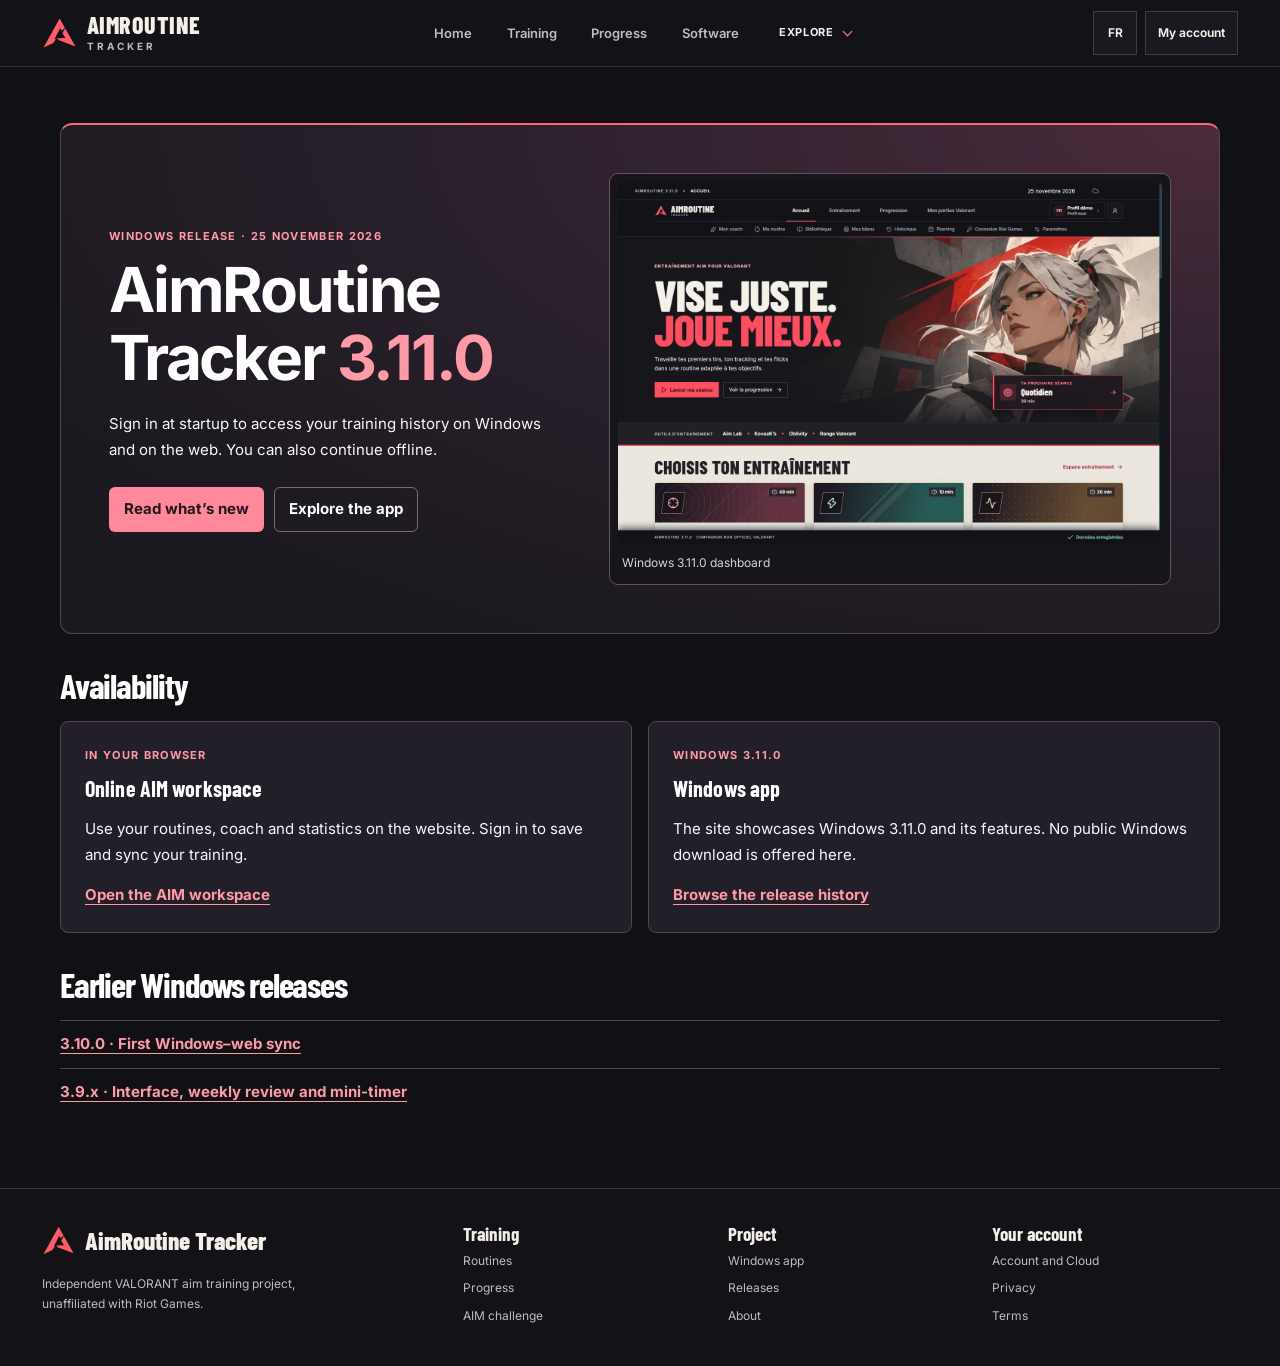
<file: releases.html>
<!doctype html>
<html lang="fr"><head>
<meta charset="utf-8"><meta name="viewport" content="width=device-width,initial-scale=1">
<meta name="theme-color" content="#111115">
<title>Versions et téléchargements — AimRoutine Tracker</title>
<meta name="description" content="Suivez les versions web et Windows d'AimRoutine Tracker. Statut réel des fonctionnalités, disponibilité et prochaines étapes.">
<link rel="canonical" href="https://aimroutine-tracker.github.io/releases.html">
<meta property="og:type" content="website"><meta property="og:title" content="AimRoutine Tracker — Versions et téléchargements"><meta property="og:description" content="Espace AIM accessible en ligne. Découvrez AimRoutine Tracker Windows 3.11.0, ses nouveautés et sa disponibilité.">
<link rel="stylesheet" href="styles.css">
<link rel="stylesheet" href="site-global-v31.css?v=4">
<script src="site.js?v=9" defer></script>
<script src="site-quality-v34.js?v=2" defer></script>
<link rel="stylesheet" href="site-shared-v5.css?v=3">
<link rel="icon" type="image/png" sizes="128x128" href="aimroutine-logo.png?v=3">
<link rel="shortcut icon" type="image/png" href="aimroutine-logo.png?v=3">
<link rel="apple-touch-icon" sizes="128x128" href="aimroutine-logo.png?v=3">
<meta property="og:image" content="https://aimroutine-tracker.github.io/aimroutine-logo.png?v=3">
<meta property="og:image:type" content="image/png">
<meta property="og:image:width" content="128">
<meta property="og:image:height" content="128">
<meta property="og:image:alt" content="Logo officiel AimRoutine Tracker — cible corail sur fond bleu nuit">
<meta name="twitter:card" content="summary">
<meta name="twitter:image" content="https://aimroutine-tracker.github.io/aimroutine-logo.png?v=3">
<link rel="manifest" href="manifest.webmanifest?v=2">
<link rel="stylesheet" href="visual-v8.css?v=2">
<link rel="stylesheet" href="site-motion-v10.css?v=1">
<link rel="stylesheet" href="site-arcade-v11.css?v=1">
<link rel="stylesheet" href="site-arcade-v12.css?v=1">
<link rel="stylesheet" href="site-future-v13.css?v=1">
<link rel="stylesheet" href="site-v14-gallery.css?v=1">
<link rel="stylesheet" href="site-v15-fidelity.css?v=1">
<link rel="stylesheet" href="aimroutine-official-tokens-v2.css?v=1">
<link rel="stylesheet" href="site-official-v16.css?v=1">
<link rel="icon" href="favicon.svg?v=3" type="image/svg+xml">
<link rel="stylesheet" href="site-interface-v18.css?v=1">
<link rel="stylesheet" href="site-valorant-ui.css?v=1">
<link rel="stylesheet" href="site-valorant-theme.css?v=3">
<link rel="stylesheet" href="site-v22.css?v=5">
<link rel="stylesheet" href="release-v29.css?v=2">
</head>
<body class="site31 site31-releases site-valorant">
<a class="site31-skip" href="#main"><span class="fr">Aller au contenu</span><span class="en">Skip to content</span></a>
<header class="site31-header">
<nav class="site31-nav" data-site-navigation="valorant" aria-label="Navigation principale / Main navigation">
  <a class="site31-brand" href="index.html" aria-label="AimRoutine Tracker">
    <img src="aimroutine-brand-a-v2.svg?v=1" width="35" height="35" alt="">
    <span class="valorant-brand-name">AIMROUTINE<small>TRACKER</small></span>
  </a>
  <div class="site31-links">
    <a href="index.html"><span class="fr">Accueil</span><span class="en">Home</span></a>
<a href="training.html"><span class="fr">Entraînement</span><span class="en">Training</span></a>
<a href="progress.html"><span class="fr">Progression</span><span class="en">Progress</span></a>
<a href="product.html"><span class="fr">Logiciel</span><span class="en">Software</span></a>
    <details class="ar5-nav-explore"><summary><span class="fr">Explorer</span><span class="en">Explore</span></summary><div class="ar5-nav-dropdown"><a href="index.html#aim-challenge"><span class="fr">Défi AIM</span><span class="en">AIM challenge</span></a>
<a href="index.html#community"><span class="fr">Communauté</span><span class="en">Community</span></a>
<a href="releases.html" aria-current="page"><span class="fr">Versions</span><span class="en">Releases</span></a>
<a href="changelog.html"><span class="fr">Notes de mise à jour</span><span class="en">Release notes</span></a>
<a href="presentation.html"><span class="fr">Le projet</span><span class="en">Project</span></a>
<a href="riot-integration.html"><span class="fr">Riot API</span><span class="en">Riot API</span></a>
<a href="updates.html"><span class="fr">Avancement</span><span class="en">Updates</span></a>
<a href="privacy.html"><span class="fr">Confidentialité</span><span class="en">Privacy</span></a>
<a href="terms.html"><span class="fr">Conditions</span><span class="en">Terms</span></a></div></details>
  </div>
  <div class="site31-controls">
    <button type="button" class="lang site31-lang" data-switch-lang aria-label="Changer de langue / Switch language">EN</button>
    <a href="account.html" class="valorant-account"><span class="fr">Mon compte</span><span class="en">My account</span></a>
    <details class="site31-mobile-nav"><summary aria-label="Menu"><span class="ar-icon i-menu" aria-hidden="true"></span><span class="valorant-menu-text">Menu</span></summary><div class="site31-mobile-links"><a href="index.html"><span class="fr">Accueil</span><span class="en">Home</span></a>
<a href="training.html"><span class="fr">Entraînement</span><span class="en">Training</span></a>
<a href="progress.html"><span class="fr">Progression</span><span class="en">Progress</span></a>
<a href="product.html"><span class="fr">Logiciel</span><span class="en">Software</span></a>
<a href="account.html"><span class="fr">Mon compte</span><span class="en">My account</span></a>
<a href="index.html#aim-challenge"><span class="fr">Défi AIM</span><span class="en">AIM challenge</span></a>
<a href="index.html#community"><span class="fr">Communauté</span><span class="en">Community</span></a>
<a href="releases.html" aria-current="page"><span class="fr">Versions</span><span class="en">Releases</span></a>
<a href="changelog.html"><span class="fr">Notes de mise à jour</span><span class="en">Release notes</span></a>
<a href="presentation.html"><span class="fr">Le projet</span><span class="en">Project</span></a>
<a href="riot-integration.html"><span class="fr">Riot API</span><span class="en">Riot API</span></a>
<a href="updates.html"><span class="fr">Avancement</span><span class="en">Updates</span></a>
<a href="privacy.html"><span class="fr">Confidentialité</span><span class="en">Privacy</span></a>
<a href="terms.html"><span class="fr">Conditions</span><span class="en">Terms</span></a></div></details>
  </div>
</nav>
</header>
<main id="main" class="ar5-releases-main ar-releases">
 <section class="ar-release-hero" aria-labelledby="release-title">
  <div class="ar-release-copy">
   <p class="ar-release-label"><span class="fr">VERSION WINDOWS · 25 NOVEMBRE 2026</span><span class="en">WINDOWS RELEASE · 25 NOVEMBER 2026</span></p>
   <h1 id="release-title"><span class="fr">AimRoutine Tracker <em>3.11.0</em></span><span class="en">AimRoutine Tracker <em>3.11.0</em></span></h1>
   <p><span class="fr">Connecte-toi au démarrage pour retrouver ton historique d’entraînement sur Windows et sur le site. Tu peux aussi continuer hors ligne.</span><span class="en">Sign in at startup to access your training history on Windows and on the web. You can also continue offline.</span></p>
   <div class="ar-release-actions"><a class="ar-release-primary" href="changelog.html#version-3-11-0"><span class="fr">Lire les nouveautés</span><span class="en">Read what’s new</span></a><a class="ar-release-secondary" href="product.html"><span class="fr">Découvrir l’application</span><span class="en">Explore the app</span></a></div>
  </div>
  <figure class="ar-release-shot">
   <img src="aimroutine-311-dashboard.webp" alt="Accueil Windows avec la prochaine séance et les cartes d’entraînement / Windows home screen with the next session and training cards" width="1440" height="960" decoding="async">
   <figcaption><span class="fr">Tableau de bord Windows 3.11.0</span><span class="en">Windows 3.11.0 dashboard</span></figcaption>
  </figure>
 </section>

 <section aria-labelledby="availability-title" class="ar-release-availability">
  <h2 id="availability-title"><span class="fr">Disponibilité</span><span class="en">Availability</span></h2>
  <div class="ar-release-grid">
   <article class="ar-release-card">
    <p class="ar-release-label"><span class="fr">DANS LE NAVIGATEUR</span><span class="en">IN YOUR BROWSER</span></p>
    <h3><span class="fr">Espace AIM en ligne</span><span class="en">Online AIM workspace</span></h3>
    <p><span class="fr">Utilise tes routines, ton coach et tes statistiques depuis le site. Connecte-toi pour sauvegarder et synchroniser tes entraînements.</span><span class="en">Use your routines, coach and statistics on the website. Sign in to save and sync your training.</span></p>
    <a href="training.html"><span class="fr">Ouvrir l’espace AIM</span><span class="en">Open the AIM workspace</span></a>
   </article>
   <article class="ar-release-card">
    <p class="ar-release-label">WINDOWS 3.11.0</p>
    <h3><span class="fr">Application Windows</span><span class="en">Windows app</span></h3>
    <p><span class="fr">Le site présente la version Windows 3.11.0 et ses nouveautés. Aucun téléchargement Windows public n’est proposé ici.</span><span class="en">The site showcases Windows 3.11.0 and its features. No public Windows download is offered here.</span></p>
    <a href="changelog.html"><span class="fr">Consulter l’historique des versions</span><span class="en">Browse the release history</span></a>
   </article>
  </div>
 </section>

 <section class="ar-release-previous" aria-labelledby="previous-title">
  <h2 id="previous-title"><span class="fr">Versions Windows précédentes</span><span class="en">Earlier Windows releases</span></h2>
  <a href="changelog.html#version-3-10-0"><span class="fr"><strong>3.10.0</strong> · Première synchronisation Windows–web</span><span class="en"><strong>3.10.0</strong> · First Windows–web sync</span></a>
  <a href="changelog.html#version-3-9"><span class="fr"><strong>3.9.x</strong> · Interface, bilan et mini-chrono</span><span class="en"><strong>3.9.x</strong> · Interface, weekly review and mini-timer</span></a>
 </section>
</main><footer class="site31-footer ar22-footer">
  <div class="valorant-shell ar22-footer-layout">
    <div class="ar22-footer-brand">
      <a href="index.html"><img src="aimroutine-brand-a-v2.svg?v=1" width="33" height="33" alt="">AimRoutine Tracker</a>
      <p><span class="fr">Projet indépendant d’entraînement AIM pour VALORANT, sans affiliation avec Riot Games.</span><span class="en">Independent VALORANT aim training project, unaffiliated with Riot Games.</span></p>
    </div>
    <nav class="ar22-footer-nav" aria-label="Liens utiles / Useful links">
      <div><strong><span class="fr">S’entraîner</span><span class="en">Training</span></strong>
        <a href="training.html"><span class="fr">Routines</span><span class="en">Routines</span></a>
        <a href="progress.html"><span class="fr">Progression</span><span class="en">Progress</span></a>
        <a href="index.html#aim-challenge"><span class="fr">Défi AIM</span><span class="en">AIM challenge</span></a>
      </div>
      <div><strong><span class="fr">Le projet</span><span class="en">Project</span></strong>
        <a href="product.html"><span class="fr">Logiciel Windows</span><span class="en">Windows app</span></a>
        <a href="releases.html"><span class="fr">Versions</span><span class="en">Releases</span></a>
        <a href="presentation.html"><span class="fr">Présentation</span><span class="en">About</span></a>
      </div>
      <div><strong><span class="fr">Ton compte</span><span class="en">Your account</span></strong>
        <a href="account.html"><span class="fr">Compte et Cloud</span><span class="en">Account and Cloud</span></a>
        <a href="privacy.html"><span class="fr">Confidentialité</span><span class="en">Privacy</span></a>
        <a href="terms.html"><span class="fr">Conditions</span><span class="en">Terms</span></a>
      </div>
    </nav>
  </div>
</footer>
<script src="site-motion-v10.js?v=1" defer></script>
<script src="site-future-v13.js?v=1" defer></script>
<script src="site-v14-gallery.js?v=2" defer></script>
<script src="site-v15-fidelity.js?v=2" defer></script>
<script defer src="site-interface-v18.js?v=2"></script>
</body></html>
</file>
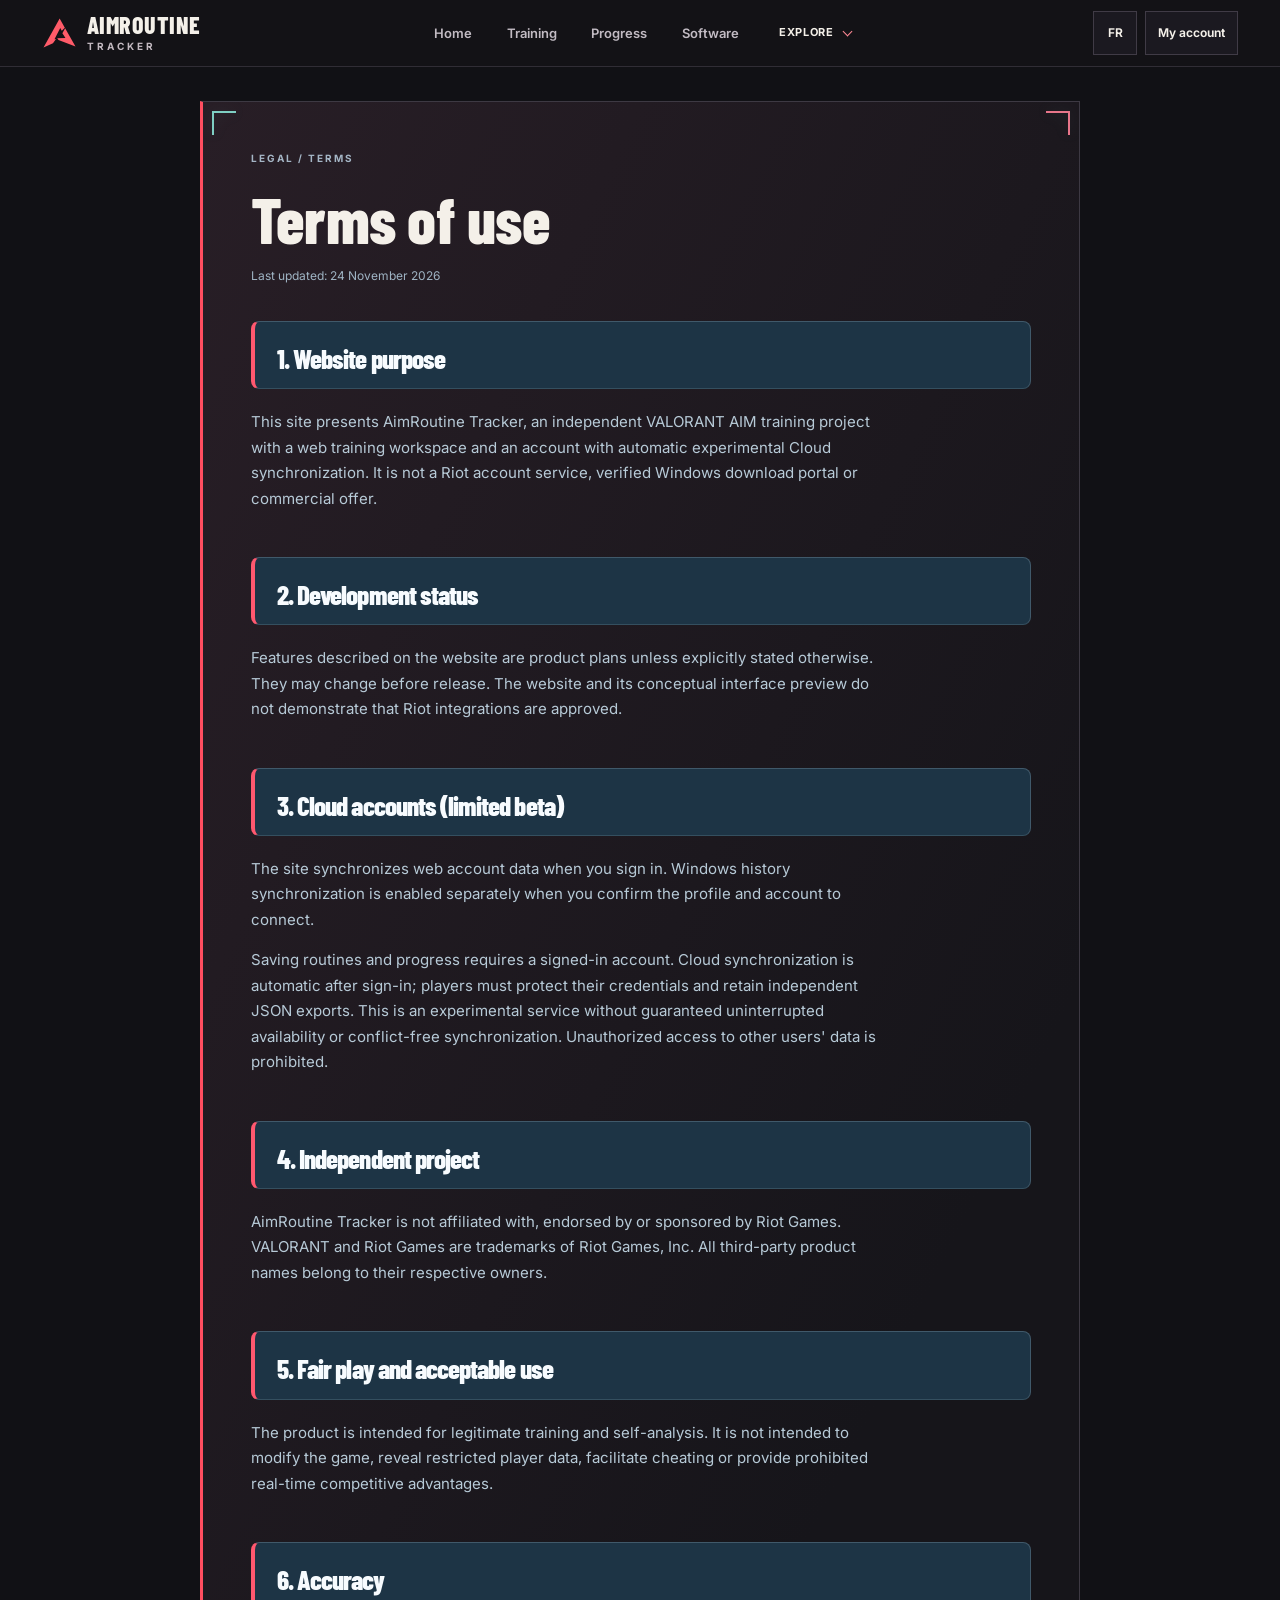
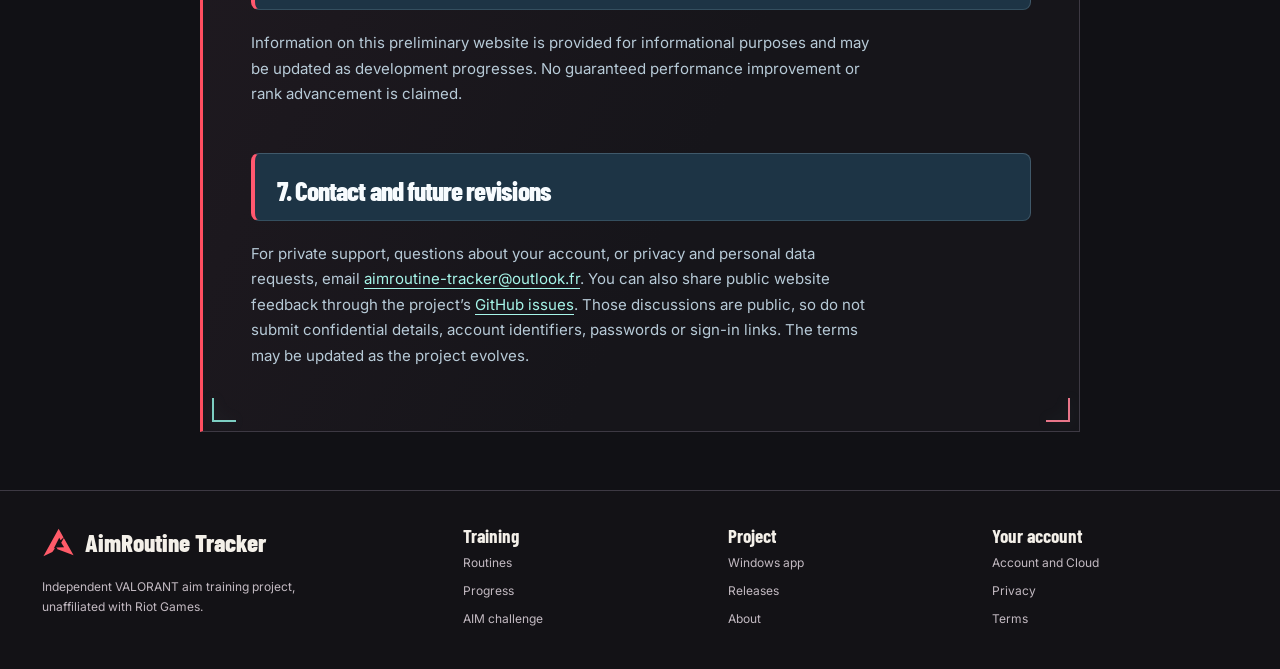
<file: terms.html>
<!doctype html>
<html lang="en">
<head>
<meta charset="utf-8">
<meta name="viewport" content="width=device-width,initial-scale=1">
<meta name="theme-color" content="#111115">
<meta name="description" content="AimRoutine Tracker: independent Windows aim-training companion for VALORANT, with personalized routines, progress tracking and transparent development status.">
<title>Terms of use | AimRoutine Tracker</title>
<link rel="canonical" href="https://aimroutine-tracker.github.io/terms.html">
<link rel="stylesheet" href="styles.css">
<script src="site.js?v=9" defer></script>
<link rel="stylesheet" href="design.css">
<link rel="manifest" href="manifest.webmanifest?v=2">
<meta property="og:type" content="website">
<meta property="og:title" content="Conditions d’utilisation — AimRoutine Tracker">
<meta property="og:description" content="Conditions d’utilisation du site AimRoutine Tracker, projet Windows de coaching AIM pour VALORANT en développement.">
<meta property="og:url" content="https://aimroutine-tracker.github.io/terms.html">
<link rel="stylesheet" href="site-global-v31.css?v=4">
<link rel="preconnect" href="https://cmsassets.rgpub.io" crossorigin>
<link rel="stylesheet" href="site-shared-v5.css?v=3">
<link rel="icon" type="image/png" sizes="128x128" href="aimroutine-logo.png?v=3">
<link rel="shortcut icon" type="image/png" href="aimroutine-logo.png?v=3">
<link rel="apple-touch-icon" sizes="128x128" href="aimroutine-logo.png?v=3">
<meta property="og:image" content="https://aimroutine-tracker.github.io/aimroutine-logo.png?v=3">
<meta property="og:image:type" content="image/png">
<meta property="og:image:width" content="128">
<meta property="og:image:height" content="128">
<meta property="og:image:alt" content="Logo officiel AimRoutine Tracker — cible corail sur fond bleu nuit">
<meta name="twitter:card" content="summary">
<meta name="twitter:image" content="https://aimroutine-tracker.github.io/aimroutine-logo.png?v=3">
<link rel="stylesheet" href="visual-v8.css?v=2">
<link rel="stylesheet" href="site-motion-v10.css?v=1">
<link rel="stylesheet" href="site-arcade-v11.css?v=1">
<link rel="stylesheet" href="site-arcade-v12.css?v=1">
<link rel="stylesheet" href="site-future-v13.css?v=1">
<link rel="stylesheet" href="site-v14-gallery.css?v=1">
<link rel="stylesheet" href="site-v15-fidelity.css?v=1">
<link rel="stylesheet" href="aimroutine-official-tokens-v2.css?v=1">
<link rel="stylesheet" href="site-official-v16.css?v=1">
<link rel="icon" href="favicon.svg?v=3" type="image/svg+xml">
<link rel="stylesheet" href="site-interface-v18.css?v=1">
<link rel="stylesheet" href="site-valorant-ui.css?v=1">
<link rel="stylesheet" href="site-valorant-theme.css?v=3">
<link rel="stylesheet" href="site-v22.css?v=5">
</head>
<body class="ar-v12-page site31 site31-legal site-valorant"><a class="site31-skip" href="#main"><span class="fr">Aller au contenu</span><span class="en">Skip to content</span></a>
<header class="site31-header">
<nav class="site31-nav" data-site-navigation="valorant" aria-label="Navigation principale / Main navigation">
  <a class="site31-brand" href="index.html" aria-label="AimRoutine Tracker">
    <img src="aimroutine-brand-a-v2.svg?v=1" width="35" height="35" alt="">
    <span class="valorant-brand-name">AIMROUTINE<small>TRACKER</small></span>
  </a>
  <div class="site31-links">
    <a href="index.html"><span class="fr">Accueil</span><span class="en">Home</span></a>
<a href="training.html"><span class="fr">Entraînement</span><span class="en">Training</span></a>
<a href="progress.html"><span class="fr">Progression</span><span class="en">Progress</span></a>
<a href="product.html"><span class="fr">Logiciel</span><span class="en">Software</span></a>
    <details class="ar5-nav-explore"><summary><span class="fr">Explorer</span><span class="en">Explore</span></summary><div class="ar5-nav-dropdown"><a href="index.html#aim-challenge"><span class="fr">Défi AIM</span><span class="en">AIM challenge</span></a>
<a href="index.html#community"><span class="fr">Communauté</span><span class="en">Community</span></a>
<a href="releases.html"><span class="fr">Versions</span><span class="en">Releases</span></a>
<a href="changelog.html"><span class="fr">Notes de mise à jour</span><span class="en">Release notes</span></a>
<a href="presentation.html"><span class="fr">Le projet</span><span class="en">Project</span></a>
<a href="riot-integration.html"><span class="fr">Riot API</span><span class="en">Riot API</span></a>
<a href="updates.html"><span class="fr">Avancement</span><span class="en">Updates</span></a>
<a href="privacy.html"><span class="fr">Confidentialité</span><span class="en">Privacy</span></a>
<a href="terms.html" aria-current="page"><span class="fr">Conditions</span><span class="en">Terms</span></a></div></details>
  </div>
  <div class="site31-controls">
    <button type="button" class="lang site31-lang" data-switch-lang aria-label="Changer de langue / Switch language">EN</button>
    <a href="account.html" class="valorant-account"><span class="fr">Mon compte</span><span class="en">My account</span></a>
    <details class="site31-mobile-nav"><summary aria-label="Menu"><span class="ar-icon i-menu" aria-hidden="true"></span><span class="valorant-menu-text">Menu</span></summary><div class="site31-mobile-links"><a href="index.html"><span class="fr">Accueil</span><span class="en">Home</span></a>
<a href="training.html"><span class="fr">Entraînement</span><span class="en">Training</span></a>
<a href="progress.html"><span class="fr">Progression</span><span class="en">Progress</span></a>
<a href="product.html"><span class="fr">Logiciel</span><span class="en">Software</span></a>
<a href="account.html"><span class="fr">Mon compte</span><span class="en">My account</span></a>
<a href="index.html#aim-challenge"><span class="fr">Défi AIM</span><span class="en">AIM challenge</span></a>
<a href="index.html#community"><span class="fr">Communauté</span><span class="en">Community</span></a>
<a href="releases.html"><span class="fr">Versions</span><span class="en">Releases</span></a>
<a href="changelog.html"><span class="fr">Notes de mise à jour</span><span class="en">Release notes</span></a>
<a href="presentation.html"><span class="fr">Le projet</span><span class="en">Project</span></a>
<a href="riot-integration.html"><span class="fr">Riot API</span><span class="en">Riot API</span></a>
<a href="updates.html"><span class="fr">Avancement</span><span class="en">Updates</span></a>
<a href="privacy.html"><span class="fr">Confidentialité</span><span class="en">Privacy</span></a>
<a href="terms.html" aria-current="page"><span class="fr">Conditions</span><span class="en">Terms</span></a></div></details>
  </div>
</nav>
</header>
<main id="main">
<div class="wrap legal">
<div class="eyebrow">LEGAL / TERMS</div>
<h1><span class="en">Terms of use</span><span class="fr">Conditions d'utilisation</span></h1>
<p class="small-note"><span class="en">Last updated: 24 November 2026</span><span class="fr">Mise à jour : 24 novembre 2026</span></p>
<h2><span class="en">1. Website purpose</span><span class="fr">1. Objet du site</span></h2>
<p class="en">This site presents AimRoutine Tracker, an independent VALORANT AIM training project with a web training workspace and an account with automatic experimental Cloud synchronization. It is not a Riot account service, verified Windows download portal or commercial offer.</p>
<p class="fr">Ce site présente AimRoutine Tracker, projet indépendant d'entraînement AIM pour VALORANT avec un espace web et une synchronisation Cloud automatique pour les comptes connectés. Il ne constitue ni un service de connexion Riot, ni un portail de téléchargement Windows, ni une offre commerciale.</p>
<h2><span class="en">2. Development status</span><span class="fr">2. État de développement</span></h2>
<p class="en">Features described on the website are product plans unless explicitly stated otherwise. They may change before release. The website and its conceptual interface preview do not demonstrate that Riot integrations are approved.</p>
<p class="fr">Les fonctionnalités présentées correspondent à des objectifs du produit sauf indication contraire. Elles peuvent évoluer avant la sortie. Le site et son aperçu d'interface ne constituent pas une preuve d'approbation Riot.</p>
<h2><span class="en">3. Cloud accounts (limited beta)</span><span class="fr">3. Comptes Cloud (bêta limitée)</span></h2>
<p class="fr">Le site synchronise les données du compte web après connexion. La synchronisation de l’historique Windows s’active séparément, après validation du profil et du compte à associer.</p>
<p class="en">The site synchronizes web account data when you sign in. Windows history synchronization is enabled separately when you confirm the profile and account to connect.</p>
<p class="fr">L'enregistrement des routines et de la progression exige un compte connecté. La synchronisation Cloud s'effectue automatiquement après connexion ; les joueurs doivent protéger leurs identifiants et conserver des exports JSON indépendants. Le service est expérimental, sans garantie de disponibilité continue ou de synchronisation sans conflit. Il est interdit d’essayer d’accéder aux données d’un autre utilisateur.</p>
<p class="en">Saving routines and progress requires a signed-in account. Cloud synchronization is automatic after sign-in; players must protect their credentials and retain independent JSON exports. This is an experimental service without guaranteed uninterrupted availability or conflict-free synchronization. Unauthorized access to other users' data is prohibited.</p><h2><span class="en">4. Independent project</span><span class="fr">4. Projet indépendant</span></h2>
<p class="en">AimRoutine Tracker is not affiliated with, endorsed by or sponsored by Riot Games. VALORANT and Riot Games are trademarks of Riot Games, Inc. All third-party product names belong to their respective owners.</p>
<p class="fr">AimRoutine Tracker n'est ni affilié, ni approuvé, ni sponsorisé par Riot Games. VALORANT et Riot Games sont des marques de Riot Games, Inc. Les autres noms de produits appartiennent à leurs propriétaires respectifs.</p>
<h2><span class="en">5. Fair play and acceptable use</span><span class="fr">5. Fair-play et usage acceptable</span></h2>
<p class="en">The product is intended for legitimate training and self-analysis. It is not intended to modify the game, reveal restricted player data, facilitate cheating or provide prohibited real-time competitive advantages.</p>
<p class="fr">Le produit est destiné à l'entraînement légitime et à l'analyse personnelle. Il ne vise pas à modifier le jeu, révéler des données non autorisées, faciliter la triche ou fournir un avantage compétitif interdit.</p>
<h2><span class="en">6. Accuracy</span><span class="fr">6. Exactitude</span></h2>
<p class="en">Information on this preliminary website is provided for informational purposes and may be updated as development progresses. No guaranteed performance improvement or rank advancement is claimed.</p>
<p class="fr">Les informations de ce site préliminaire sont fournies à titre indicatif et peuvent être mises à jour. Aucun gain de performance ni progression de rang n'est garanti.</p>
<h2><span class="en">7. Contact and future revisions</span><span class="fr">7. Contact et modifications futures</span></h2>
<p class="en">For private support, questions about your account, or privacy and personal data requests, email <a href="mailto:aimroutine-tracker@outlook.fr">aimroutine-tracker@outlook.fr</a>. You can also share public website feedback through the project’s <a href="https://github.com/aimroutine-tracker/aimroutine-tracker.github.io/issues/new" target="_blank" rel="noopener noreferrer">GitHub issues</a>. Those discussions are public, so do not submit confidential details, account identifiers, passwords or sign-in links. The terms may be updated as the project evolves.</p>
<p class="fr">Pour une demande d’assistance privée, une question sur ton compte ou tes données personnelles, écris à <a href="mailto:aimroutine-tracker@outlook.fr">aimroutine-tracker@outlook.fr</a>. Les retours publics sur le site sont également possibles via les <a href="https://github.com/aimroutine-tracker/aimroutine-tracker.github.io/issues/new" target="_blank" rel="noopener noreferrer">issues GitHub du projet</a>. Ces échanges sont publics : n’y transmets pas d’informations confidentielles, d’identifiants, de mots de passe ou de liens de connexion. Les conditions pourront évoluer avec le projet.</p>
</div>
</main>
<footer class="site31-footer ar22-footer">
  <div class="valorant-shell ar22-footer-layout">
    <div class="ar22-footer-brand">
      <a href="index.html"><img src="aimroutine-brand-a-v2.svg?v=1" width="33" height="33" alt="">AimRoutine Tracker</a>
      <p><span class="fr">Projet indépendant d’entraînement AIM pour VALORANT, sans affiliation avec Riot Games.</span><span class="en">Independent VALORANT aim training project, unaffiliated with Riot Games.</span></p>
    </div>
    <nav class="ar22-footer-nav" aria-label="Liens utiles / Useful links">
      <div><strong><span class="fr">S’entraîner</span><span class="en">Training</span></strong>
        <a href="training.html"><span class="fr">Routines</span><span class="en">Routines</span></a>
        <a href="progress.html"><span class="fr">Progression</span><span class="en">Progress</span></a>
        <a href="index.html#aim-challenge"><span class="fr">Défi AIM</span><span class="en">AIM challenge</span></a>
      </div>
      <div><strong><span class="fr">Le projet</span><span class="en">Project</span></strong>
        <a href="product.html"><span class="fr">Logiciel Windows</span><span class="en">Windows app</span></a>
        <a href="releases.html"><span class="fr">Versions</span><span class="en">Releases</span></a>
        <a href="presentation.html"><span class="fr">Présentation</span><span class="en">About</span></a>
      </div>
      <div><strong><span class="fr">Ton compte</span><span class="en">Your account</span></strong>
        <a href="account.html"><span class="fr">Compte et Cloud</span><span class="en">Account and Cloud</span></a>
        <a href="privacy.html"><span class="fr">Confidentialité</span><span class="en">Privacy</span></a>
        <a href="terms.html"><span class="fr">Conditions</span><span class="en">Terms</span></a>
      </div>
    </nav>
  </div>
</footer>
<script src="site-quality-v34.js?v=2" defer></script>
<script src="site-motion-v10.js?v=1" defer></script>
<script src="site-future-v13.js?v=1" defer></script>
<script src="site-v14-gallery.js?v=2" defer></script>
<script src="site-v15-fidelity.js?v=2" defer></script>
<script defer src="site-interface-v18.js?v=2"></script>
</body>
</html>
</file>
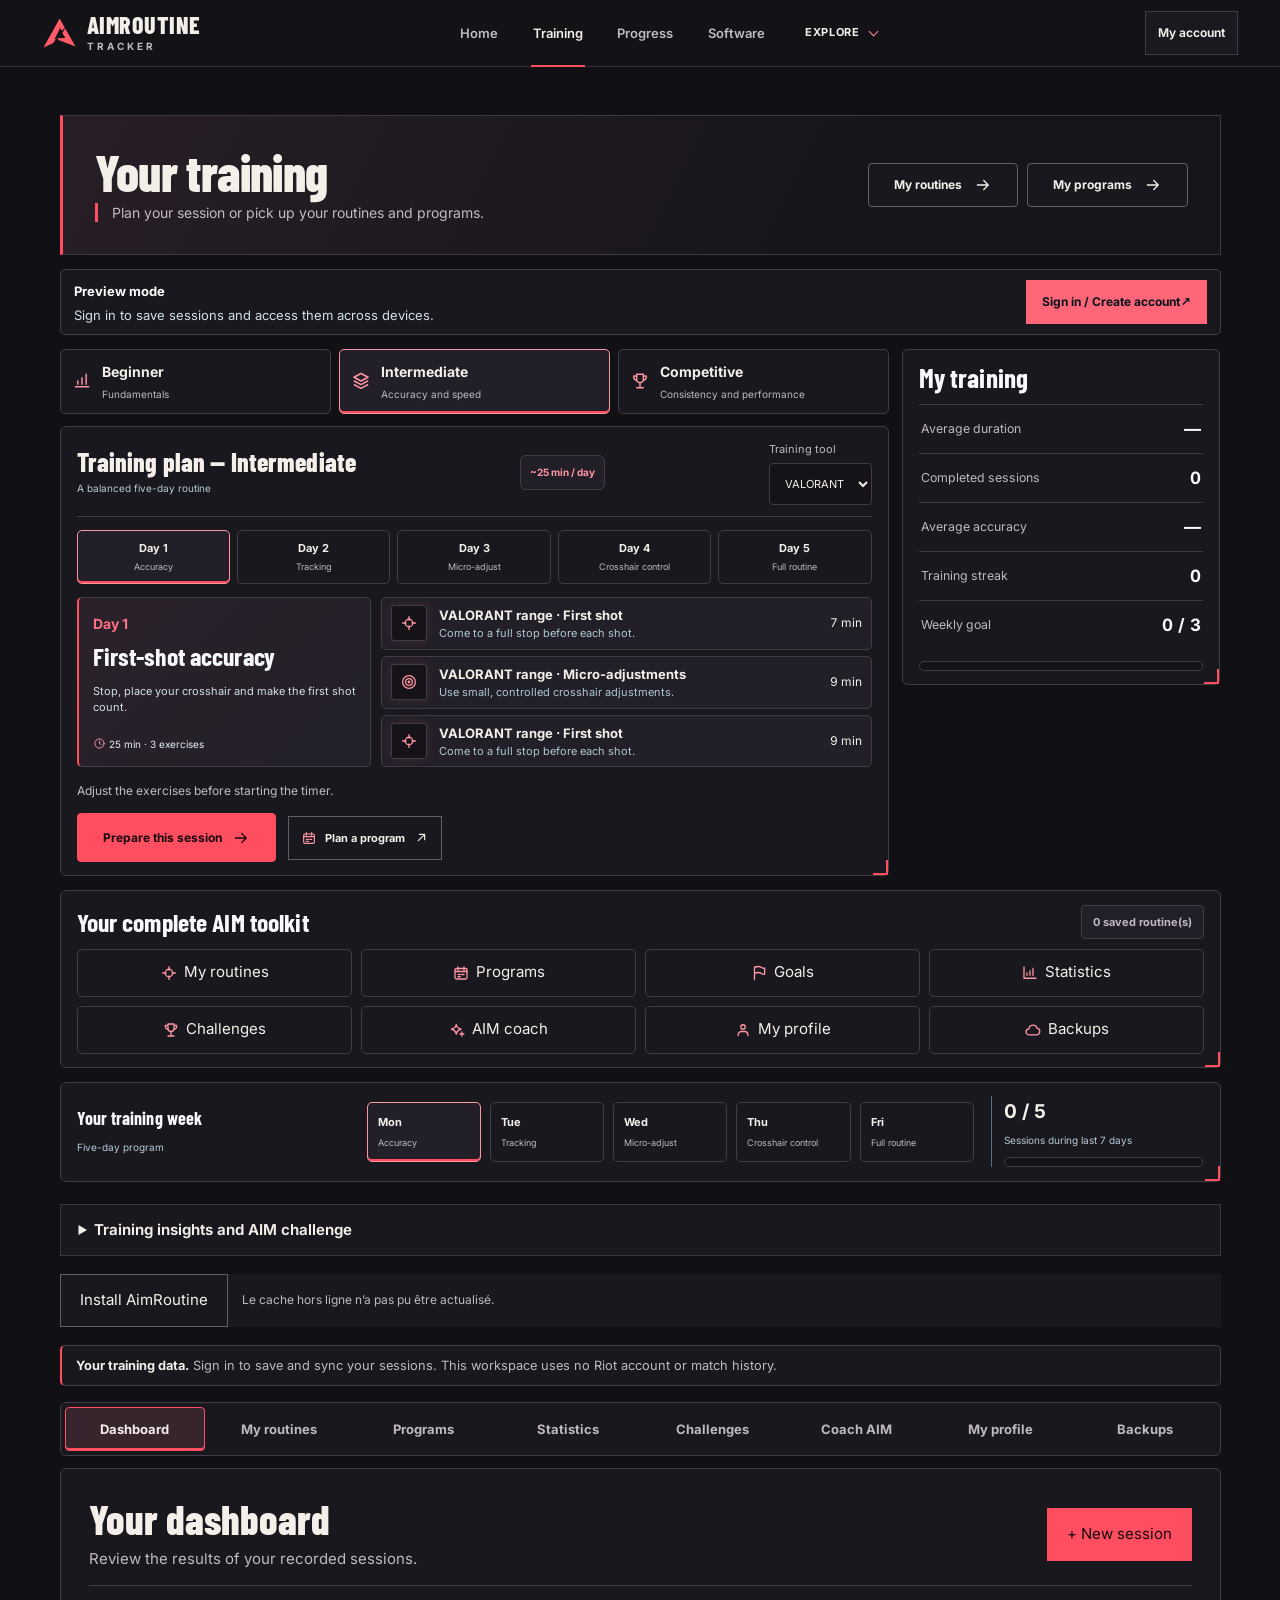
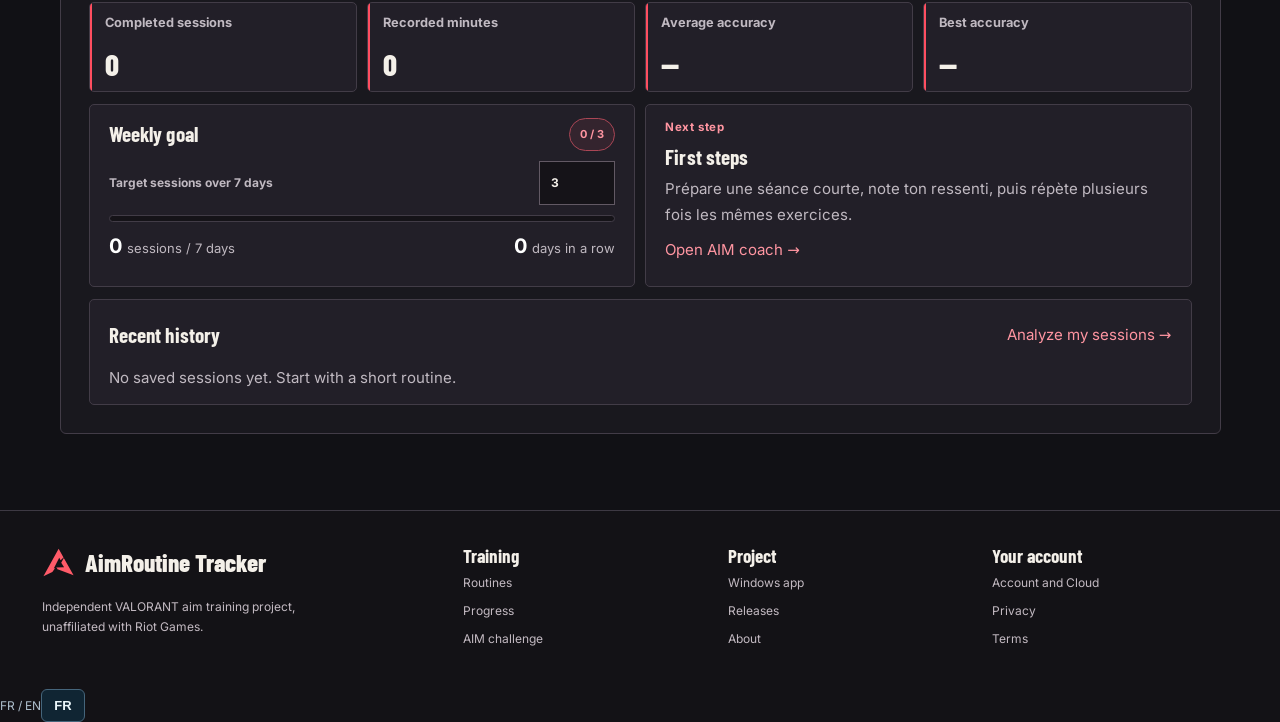
<file: training.html>
<!doctype html>
<html lang="fr"><head><meta charset="utf-8"><meta name="viewport" content="width=device-width,initial-scale=1">
<link rel="preload" as="image" href="https://cmsassets.rgpub.io/sanity/images/dsfx7636/news_live/8f0df8efd5b986039cd37a4d5f3bf31b815d0c54-3840x2160.jpg?w=1200&amp;q=72&amp;auto=format" imagesrcset="https://cmsassets.rgpub.io/sanity/images/dsfx7636/news_live/8f0df8efd5b986039cd37a4d5f3bf31b815d0c54-3840x2160.jpg?w=640&amp;q=72&amp;auto=format 640w, https://cmsassets.rgpub.io/sanity/images/dsfx7636/news_live/8f0df8efd5b986039cd37a4d5f3bf31b815d0c54-3840x2160.jpg?w=960&amp;q=72&amp;auto=format 960w, https://cmsassets.rgpub.io/sanity/images/dsfx7636/news_live/8f0df8efd5b986039cd37a4d5f3bf31b815d0c54-3840x2160.jpg?w=1440&amp;q=72&amp;auto=format 1440w, https://cmsassets.rgpub.io/sanity/images/dsfx7636/news_live/8f0df8efd5b986039cd37a4d5f3bf31b815d0c54-3840x2160.jpg?w=1920&amp;q=72&amp;auto=format 1920w" imagesizes="(max-width:680px) 94vw, (max-width:1000px) 90vw, 48vw" fetchpriority="high">
<meta name="theme-color" content="#111115"><meta name="description" content="Espace entraînement AIM : crée des routines VALORANT, chronomètre tes exercices et suis tes progrès localement.">
<title>Mon espace AIM — AimRoutine Tracker</title><link rel="canonical" href="https://aimroutine-tracker.github.io/training.html"><link rel="stylesheet" href="site-global-v31.css?v=4"><link rel="stylesheet" href="training.css?v=2"><script type="module" src="training-entry-v7.mjs?v=4"></script><script src="site-quality-v34.js?v=2" defer></script><link rel="stylesheet" href="training-v5.css?v=1">

<link rel="stylesheet" href="site-shared-v5.css?v=3">
<link rel="manifest" href="manifest.webmanifest?v=2"><script src="pwa-v6.js?v=1" defer></script><script src="site.js?v=9" defer></script><script src="training-i18n-v6.js?v=2&amp;ui=26" defer></script><link rel="icon" type="image/png" sizes="128x128" href="aimroutine-logo.png?v=3">
<link rel="shortcut icon" type="image/png" href="aimroutine-logo.png?v=3">
<link rel="apple-touch-icon" sizes="128x128" href="aimroutine-logo.png?v=3">
<meta property="og:image" content="https://aimroutine-tracker.github.io/aimroutine-logo.png?v=3">
<meta property="og:image:type" content="image/png">
<meta property="og:image:width" content="128">
<meta property="og:image:height" content="128">
<meta property="og:image:alt" content="Logo officiel AimRoutine Tracker — cible corail sur fond bleu nuit">
<meta name="twitter:card" content="summary">
<meta name="twitter:image" content="https://aimroutine-tracker.github.io/aimroutine-logo.png?v=3">
<link rel="stylesheet" href="visual-v8.css?v=2">
<link rel="stylesheet" href="site-motion-v10.css?v=1">
<link rel="stylesheet" href="site-arcade-v11.css?v=1">
<link rel="stylesheet" href="site-arcade-v12.css?v=1">
<link rel="stylesheet" href="site-future-v13.css?v=1">
<link rel="stylesheet" href="site-v14-gallery.css?v=1">
<link rel="stylesheet" href="site-v15-fidelity.css?v=1">
<link rel="stylesheet" href="aimroutine-official-tokens-v2.css?v=1">
<link rel="stylesheet" href="site-official-v16.css?v=1">
<link rel="icon" href="favicon.svg?v=3" type="image/svg+xml">
<link rel="stylesheet" href="site-rebuild-v17.css?v=1">
<link rel="stylesheet" href="site-interface-v18.css?v=1">
<link rel="stylesheet" href="site-interface-v19.css?v=1">
<link rel="stylesheet" href="site-reference-v20.css?v=1">
<link rel="stylesheet" href="site-valorant-ui.css?v=2">
<link rel="stylesheet" href="site-valorant-theme.css?v=3">
<link rel="stylesheet" href="site-v22.css?v=5">
<link rel="stylesheet" href="training-v6.css?v=29">
</head>
<body class="site31 site31-training site-valorant r17 training26"><a class="skip" href="#app"><span class="fr">Aller au contenu</span><span class="en">Skip to content</span></a>
<header class="site31-header">
<nav class="site31-nav" data-site-navigation="valorant" aria-label="Navigation principale / Main navigation">
  <a class="site31-brand" href="index.html" aria-label="AimRoutine Tracker">
    <img src="aimroutine-brand-a-v2.svg?v=1" width="35" height="35" alt="">
    <span class="valorant-brand-name">AIMROUTINE<small>TRACKER</small></span>
  </a>
  <div class="site31-links">
    <a href="index.html"><span class="fr">Accueil</span><span class="en">Home</span></a>
<a href="training.html" aria-current="page"><span class="fr">Entraînement</span><span class="en">Training</span></a>
<a href="progress.html"><span class="fr">Progression</span><span class="en">Progress</span></a>
<a href="product.html"><span class="fr">Logiciel</span><span class="en">Software</span></a>
    <details class="ar5-nav-explore"><summary><span class="fr">Explorer</span><span class="en">Explore</span></summary><div class="ar5-nav-dropdown"><a href="index.html#aim-challenge"><span class="fr">Défi AIM</span><span class="en">AIM challenge</span></a>
<a href="index.html#community"><span class="fr">Communauté</span><span class="en">Community</span></a>
<a href="releases.html"><span class="fr">Versions</span><span class="en">Releases</span></a>
<a href="changelog.html"><span class="fr">Notes de mise à jour</span><span class="en">Release notes</span></a>
<a href="presentation.html"><span class="fr">Le projet</span><span class="en">Project</span></a>
<a href="riot-integration.html"><span class="fr">Riot API</span><span class="en">Riot API</span></a>
<a href="updates.html"><span class="fr">Avancement</span><span class="en">Updates</span></a>
<a href="privacy.html"><span class="fr">Confidentialité</span><span class="en">Privacy</span></a>
<a href="terms.html"><span class="fr">Conditions</span><span class="en">Terms</span></a></div></details>
  </div>
  <div class="site31-controls">
    <button type="button" class="lang site31-lang" data-switch-lang aria-label="Changer de langue / Switch language">EN</button>
    <a href="account.html" class="valorant-account"><span class="fr">Mon compte</span><span class="en">My account</span></a>
    <details class="site31-mobile-nav"><summary aria-label="Menu"><span class="ar-icon i-menu" aria-hidden="true"></span><span class="valorant-menu-text">Menu</span></summary><div class="site31-mobile-links"><a href="index.html"><span class="fr">Accueil</span><span class="en">Home</span></a>
<a href="training.html" aria-current="page"><span class="fr">Entraînement</span><span class="en">Training</span></a>
<a href="progress.html"><span class="fr">Progression</span><span class="en">Progress</span></a>
<a href="product.html"><span class="fr">Logiciel</span><span class="en">Software</span></a>
<a href="account.html"><span class="fr">Mon compte</span><span class="en">My account</span></a>
<a href="index.html#aim-challenge"><span class="fr">Défi AIM</span><span class="en">AIM challenge</span></a>
<a href="index.html#community"><span class="fr">Communauté</span><span class="en">Community</span></a>
<a href="releases.html"><span class="fr">Versions</span><span class="en">Releases</span></a>
<a href="changelog.html"><span class="fr">Notes de mise à jour</span><span class="en">Release notes</span></a>
<a href="presentation.html"><span class="fr">Le projet</span><span class="en">Project</span></a>
<a href="riot-integration.html"><span class="fr">Riot API</span><span class="en">Riot API</span></a>
<a href="updates.html"><span class="fr">Avancement</span><span class="en">Updates</span></a>
<a href="privacy.html"><span class="fr">Confidentialité</span><span class="en">Privacy</span></a>
<a href="terms.html"><span class="fr">Conditions</span><span class="en">Terms</span></a></div></details>
  </div>
</nav>
</header>
<main id="app" class="shell ar5-workspace">
<div class="r17-training-wrap r17-screen">
 <section class="r17-hero ar22-intro training26-intro" aria-labelledby="workspace-title">
  <div class="r17-hero-content">
    <h1 id="workspace-title"><span class="fr">Entraînement AIM</span><span class="en">Your training</span></h1>
    <p class="r17-hero-desc"><span class="fr">Prépare ta séance ou retrouve tes routines et programmes.</span><span class="en">Plan your session or pick up your routines and programs.</span></p>
    <div class="r17-hero-actions"><a href="#panel-builder" class="r17-button r17-button--outline"><span class="fr">Mes routines</span><span class="en">My routines</span><span class="ar-ui-icon ar-ui-icon--arrow-right" aria-hidden="true"></span></a><a href="#panel-program" class="r17-button r17-button--outline"><span class="fr">Mes programmes</span><span class="en">My programs</span><span class="ar-ui-icon ar-ui-icon--arrow-right" aria-hidden="true"></span></a></div>
  </div>
</section>
<section id="ar-account-required" class="ar-account-required" role="status" hidden>
 <div><strong><span class="fr">Mode aperçu</span><span class="en">Preview mode</span></strong>
 <p><span class="fr">Connecte-toi pour sauvegarder tes séances et les retrouver sur tes appareils.</span><span class="en">Sign in to save sessions and access them across devices.</span></p></div>
 <a href="account.html#auth-panel"><span class="fr">Se connecter / Créer un compte</span><span class="en">Sign in / Create account</span> ↗</a>
</section>

<div class="ar7-account-line"><a href="account.html" class="ar7-account-link"><span class="fr">Mon compte</span><span class="en">My account</span></a><span role="status" id="cloud-training-status">Connecte-toi pour enregistrer ta progression. Le cloud se synchronise automatiquement.</span></div>
 <div id="training-guide" class="r17-training-grid">
 <div class="r17-train-center"><div class="r17-level-options" role="group" aria-label="Niveau de routine"><button type="button" class="r17-level" data-r17-level="iron" aria-pressed="false"><span class="r17-level-symbol" aria-hidden="true"><span class="ar-ui-icon ar-ui-icon--levels" aria-hidden="true"></span></span><span><strong><span class="fr">Débutant</span><span class="en">Beginner</span></strong><small><span class="fr">Bases et contrôle</span><span class="en">Fundamentals</span></small></span></button><button type="button" class="r17-level" data-r17-level="silver" aria-pressed="true"><span class="r17-level-symbol" aria-hidden="true"><span class="ar-ui-icon ar-ui-icon--layers" aria-hidden="true"></span></span><span><strong><span class="fr">Intermédiaire</span><span class="en">Intermediate</span></strong><small><span class="fr">Précision et vitesse</span><span class="en">Accuracy and speed</span></small></span></button><button type="button" class="r17-level" data-r17-level="immortal" aria-pressed="false"><span class="r17-level-symbol" aria-hidden="true"><span class="ar-ui-icon ar-ui-icon--trophy" aria-hidden="true"></span></span><span><strong><span class="fr">Compétitif</span><span class="en">Competitive</span></strong><small><span class="fr">Performance et constance</span><span class="en">Consistency and performance</span></small></span></button></div><section id="guided-plan" class="r17-panel r17-training-plan"><div class="r17-panel-title"><span class="r17-icon" aria-hidden="true"><span class="ar-ui-icon ar-ui-icon--calendar" aria-hidden="true"></span></span><div><h2 data-r17-plan-title><span class="fr">Plan d’entraînement — Intermédiaire</span><span class="en">Training plan — Intermediate</span></h2><small><span class="fr">Un parcours équilibré sur cinq jours</span><span class="en">A balanced five-day routine</span></small></div><b data-r17-duration>~25 min / jour</b></div><div class="r17-days"><button class="r17-day" type="button" data-r17-day="0" aria-pressed="true"><strong><span class="fr">Jour 1</span><span class="en">Day 1</span></strong><small><span class="fr">Précision</span><span class="en">Accuracy</span></small></button><button class="r17-day" type="button" data-r17-day="1" aria-pressed="false"><strong><span class="fr">Jour 2</span><span class="en">Day 2</span></strong><small><span class="fr">Tracking</span><span class="en">Tracking</span></small></button><button class="r17-day" type="button" data-r17-day="2" aria-pressed="false"><strong><span class="fr">Jour 3</span><span class="en">Day 3</span></strong><small><span class="fr">Micro-correction</span><span class="en">Micro-adjust</span></small></button><button class="r17-day" type="button" data-r17-day="3" aria-pressed="false"><strong><span class="fr">Jour 4</span><span class="en">Day 4</span></strong><small><span class="fr">Contrôle du viseur</span><span class="en">Crosshair control</span></small></button><button class="r17-day" type="button" data-r17-day="4" aria-pressed="false"><strong><span class="fr">Jour 5</span><span class="en">Day 5</span></strong><small><span class="fr">Routine complète</span><span class="en">Full routine</span></small></button></div><div class="r17-plan-content"><div class="r17-day-card"><span data-r17-day-title><span class="fr">Jour 1</span><span class="en">Day 1</span></span><h3 data-r17-focus><span class="fr">Précision du premier tir</span><span class="en">First-shot accuracy</span></h3><p data-r17-day-description><span class="fr">Arrête-toi, place ton viseur et soigne le premier tir.</span><span class="en">Stop, place your crosshair and make the first shot count.</span></p><span class="r17-reticle" aria-hidden="true">⌖</span><small class="r17-day-duration"><span class="ar-ui-icon ar-ui-icon--clock" aria-hidden="true"></span> <span data-r17-min>25</span> min · 3 <span class="fr">exercices</span><span class="en">exercises</span></small></div><div class="r17-exercise-rows"><div class="r17-exercise"><span class="r17-icon" aria-hidden="true"><span class="ar-ui-icon ar-ui-icon--crosshair" aria-hidden="true"></span></span><div><strong data-r17-exercise="0">Warm-up</strong><small><span class="fr">Exercice personnalisable</span><span class="en">Editable exercise</span></small></div><span class="r17-exercise-duration">5 min</span></div><div class="r17-exercise"><span class="r17-icon" aria-hidden="true"><span class="ar-ui-icon ar-ui-icon--target" aria-hidden="true"></span></span><div><strong data-r17-exercise="1">Flick</strong><small><span class="fr">Exercice personnalisable</span><span class="en">Editable exercise</span></small></div><span class="r17-exercise-duration">10 min</span></div><div class="r17-exercise"><span class="r17-icon" aria-hidden="true"><span class="ar-ui-icon ar-ui-icon--activity" aria-hidden="true"></span></span><div><strong data-r17-exercise="2">Tracking</strong><small><span class="fr">Exercice personnalisable</span><span class="en">Editable exercise</span></small></div><span class="r17-exercise-duration">10 min</span></div></div></div><div class="r17-plan-footer"><span><span class="fr">Ajuste les exercices avant de lancer le minuteur.</span><span class="en">Adjust the exercises before starting the timer.</span></span><button class="r17-button r17-button--hot" type="button" data-r17-create disabled><span class="fr">Préparer cette séance</span><span class="en">Prepare this session</span> <span class="ar-ui-icon ar-ui-icon--arrow-right" aria-hidden="true"></span></button></div></section></div>
  <aside class="r17-train-left training26-stats" aria-labelledby="training26-stats-title">
    <section class="r17-panel r17-train-summary">
      <h2 id="training26-stats-title"><span class="fr">Mon entraînement</span><span class="en">My training</span></h2>
      <dl class="training26-metrics">
        <div class="r17-metric"><dt><small class="fr">Durée moyenne</small><small class="en">Average duration</small></dt><dd><strong data-r17-minutes>—</strong></dd></div>
        <div class="r17-metric"><dt><small class="fr">Séances terminées</small><small class="en">Completed sessions</small></dt><dd><strong data-r17-count>—</strong></dd></div>
        <div class="r17-metric"><dt><small class="fr">Précision moyenne</small><small class="en">Average accuracy</small></dt><dd><strong data-r17-accuracy>—</strong></dd></div>
        <div class="r17-metric"><dt><small class="fr">Jours consécutifs</small><small class="en">Training streak</small></dt><dd><strong data-r17-streak>—</strong></dd></div>
        <div class="r17-metric"><dt><small class="fr">Objectif hebdo</small><small class="en">Weekly goal</small></dt><dd><strong data-r17-goal>—</strong></dd></div>
      </dl>
      <div class="r17-meter" aria-hidden="true"><span data-r17-meter></span></div>
    </section>
  </aside>
 </div>
 <section class="r17-panel r17-weekline"><div><span class="r17-section-label">/// <span class="fr">TA SEMAINE D’ENTRAÎNEMENT</span><span class="en">YOUR TRAINING WEEK</span></span><h2><span class="fr">Ta semaine d’entraînement</span><span class="en">Your training week</span></h2><small><span class="fr">Plan de cinq jours</span><span class="en">Five-day program</span></small></div><div class="r17-weekdays"><button class="r17-weekday" type="button" data-r17-day="0" aria-pressed="true"><strong><span class="fr">Lun</span><span class="en">Mon</span></strong><small><span class="fr">Précision</span><span class="en">Accuracy</span></small></button><button class="r17-weekday" type="button" data-r17-day="1" aria-pressed="false"><strong><span class="fr">Mar</span><span class="en">Tue</span></strong><small><span class="fr">Tracking</span><span class="en">Tracking</span></small></button><button class="r17-weekday" type="button" data-r17-day="2" aria-pressed="false"><strong><span class="fr">Mer</span><span class="en">Wed</span></strong><small><span class="fr">Micro-correction</span><span class="en">Micro-adjust</span></small></button><button class="r17-weekday" type="button" data-r17-day="3" aria-pressed="false"><strong><span class="fr">Jeu</span><span class="en">Thu</span></strong><small><span class="fr">Contrôle du viseur</span><span class="en">Crosshair control</span></small></button><button class="r17-weekday" type="button" data-r17-day="4" aria-pressed="false"><strong><span class="fr">Ven</span><span class="en">Fri</span></strong><small><span class="fr">Routine complète</span><span class="en">Full routine</span></small></button></div><div class="r17-weekprogress"><strong data-r17-week>—</strong><small><span class="fr">Séances des 7 derniers jours</span><span class="en">Sessions during last 7 days</span></small><div class="r17-meter"><span data-r17-week-meter></span></div></div></section>
<details class="ar22-training-more"><summary><span class="fr">Suivi de l’entraînement et défi AIM</span><span class="en">Training insights and AIM challenge</span></summary><div class="ar22-extra-grid"><aside class="r17-train-left"><section class="r17-panel r17-level-note"><span class="r17-section-label">/// <span class="fr">NIVEAU & PROGRESSION</span><span class="en">LEVEL & PROGRESS</span></span><h3 data-r17-level-name><span class="fr">INTERMÉDIAIRE</span><span class="en">INTERMEDIATE</span></h3><p><span class="fr">Ton niveau permet d’adapter les exercices. Il ne représente pas un classement Riot.</span><span class="en">Level selects exercises; it does not represent your Riot rank.</span></p><div class="r17-meter"><span style="width:50%"></span></div></section></aside><aside class="r17-train-right"><section class="r17-panel"><div class="r17-panel-title"><span class="r17-icon" aria-hidden="true"><span class="ar-ui-icon ar-ui-icon--chart" aria-hidden="true"></span></span><div><h2><span class="fr">Statistiques d’entraînement</span><span class="en">Training statistics</span></h2><small><span class="fr">Dernières précisions saisies</span><span class="en">Latest reported accuracy</span></small></div></div><div class="r17-train-chart" data-r17-chart><span class="fr">Enregistre une séance pour voir la courbe.</span><span class="en">Log a session to see your chart.</span></div><div class="r17-chart-caption"><strong data-r17-avg>—</strong><a href="progress.html"><span class="fr">Tout analyser</span><span class="en">View analytics</span> ↗</a></div></section><section class="r17-panel r17-side-challenge"><span class="r17-section-label">/// <span class="fr">DÉFI AIM DU MOMENT</span><span class="en">CURRENT AIM CHALLENGE</span></span><span class="r17-reticle" aria-hidden="true">⌖</span><h2><span class="fr">Mini-défi : Précision</span><span class="en">Mini challenge: Precision</span></h2><p><span class="fr">Teste ta précision sur un challenge court et intense.</span><span class="en">Test accuracy in a short challenge.</span></p><div class="r17-chipbar"><span><span class="ar-ui-icon ar-ui-icon--clock" aria-hidden="true"></span> 15–30 s</span><span><span class="ar-ui-icon ar-ui-icon--target" aria-hidden="true"></span> <span class="fr">Cibles dynamiques</span><span class="en">Dynamic targets</span></span></div><a href="index.html#aim-challenge" class="r17-button r17-button--hot"><span class="ar-ui-icon ar-ui-icon--play" aria-hidden="true"></span> <span class="fr">Lancer le défi maintenant</span><span class="en">Start the challenge</span> <span class="ar-ui-icon ar-ui-icon--arrow-right" aria-hidden="true"></span></a></section></aside></div></details></div>
<div class="ar6-install-inline"><button id="install-app" type="button" class="outline">Installer AimRoutine</button><span id="install-help" class="muted">Sur iPhone : Partager → Sur l’écran d’accueil. L’aperçu peut fonctionner hors ligne après la première ouverture ; la sauvegarde exige un compte connecté.</span></div>
<p class="ar5-privacy" role="note"><span class="fr"><strong>Tes données d’entraînement.</strong> Connecte-toi pour enregistrer et synchroniser tes séances. Aucun compte Riot ni historique de match n’est utilisé ici.</span><span class="en"><strong>Your training data.</strong> Sign in to save and sync your sessions. This workspace uses no Riot account or match history.</span></p>
<div class="ar5-tab-wrap"><div class="tabs" role="tablist" aria-label="Espace joueur">
 <button role="tab" id="tab-dashboard" aria-controls="panel-dashboard" aria-selected="true" data-tab="dashboard"><span class="fr">Tableau de bord</span><span class="en">Dashboard</span></button>
 <button role="tab" id="tab-builder" aria-controls="panel-builder" aria-selected="false" data-tab="builder" tabindex="-1">Mes routines</button>
 <button role="tab" id="tab-program" aria-controls="panel-program" aria-selected="false" data-tab="program" tabindex="-1">Programmes</button>
 <button role="tab" id="tab-insights" aria-controls="panel-insights" aria-selected="false" data-tab="insights" tabindex="-1">Statistiques</button>
 <button role="tab" id="tab-challenges" aria-controls="panel-challenges" aria-selected="false" data-tab="challenges" tabindex="-1">Défis</button>
 <button role="tab" id="tab-coach" aria-controls="panel-coach" aria-selected="false" data-tab="coach" tabindex="-1">Coach AIM</button>
 <button role="tab" id="tab-profile" aria-controls="panel-profile" aria-selected="false" data-tab="profile" tabindex="-1">Mon profil</button>
 <button role="tab" id="tab-data" aria-controls="panel-data" aria-selected="false" data-tab="data" tabindex="-1">Sauvegardes</button>
</div></div>
<section id="panel-dashboard" class="panel" role="tabpanel" aria-labelledby="tab-dashboard">
 <div class="section-heading">
  <div><h2><span class="fr">Ton tableau de bord</span><span class="en">Your dashboard</span></h2><p class="muted"><span class="fr">Retrouve les résultats de tes séances enregistrées.</span><span class="en">Review the results of your recorded sessions.</span></p></div>
  <button type="button" class="primary" data-go="builder"><span aria-hidden="true">+&nbsp;</span><span class="fr">Nouvelle séance</span><span class="en">New session</span></button>
 </div>
 <div class="metrics ar5-metrics">
  <article class="metric"><span class="metric-label"><span class="fr">Séances terminées</span><span class="en">Completed sessions</span></span><strong id="total-sessions">0</strong></article>
  <article class="metric"><span class="metric-label"><span class="fr">Minutes enregistrées</span><span class="en">Recorded minutes</span></span><strong id="total-minutes">0</strong></article>
  <article class="metric"><span class="metric-label"><span class="fr">Précision moyenne</span><span class="en">Average accuracy</span></span><strong id="avg-accuracy">—</strong></article>
  <article class="metric"><span class="metric-label"><span class="fr">Meilleure précision</span><span class="en">Best accuracy</span></span><strong id="best-accuracy">—</strong></article>
 </div>
 <div class="two">
  <article class="surface ar5-goal">
   <div class="surface-title"><h3 id="dashboard-goal-title"><span class="fr">Objectif de la semaine</span><span class="en">Weekly goal</span></h3><span id="goal-status" class="ar5-pill">0 / 3</span></div>
   <label class="ar5-field ar5-goal-input"><span><span class="fr">Séances visées sur 7 jours</span><span class="en">Target sessions over 7 days</span></span><input type="number" id="weekly-goal" min="1" max="14" value="3" inputmode="numeric"></label>
   <div class="ar5-meter" role="progressbar" id="weekly-meter" aria-labelledby="dashboard-goal-title" aria-valuemin="0" aria-valuemax="3" aria-valuenow="0"><span id="weekly-meter-bar"></span></div>
   <div class="ar5-badges"><span><strong id="weekly-sessions">0</strong><span class="fr">séances / 7 j</span><span class="en">sessions / 7 days</span></span><span><strong id="streak-days">0</strong><span class="fr">jours de suite</span><span class="en">days in a row</span></span></div>
  </article>
  <article class="surface dashboard-coach">
   <p class="eyebrow"><span class="fr">Prochaine étape</span><span class="en">Next step</span></p>
   <h3 id="tip-title">Construire la régularité</h3>
   <p id="coaching-tip" class="muted">Commence par une séance pour débloquer les tendances.</p>
   <button type="button" class="text-button" data-go="coach"><span class="fr">Ouvrir le coach AIM</span><span class="en">Open AIM coach</span> <span aria-hidden="true">→</span></button>
  </article>
 </div>
 <article class="surface"><div class="surface-title"><h3><span class="fr">Historique récent</span><span class="en">Recent history</span></h3><button type="button" class="text-button" data-go="insights"><span class="fr">Analyser mes séances</span><span class="en">Analyze my sessions</span> <span aria-hidden="true">→</span></button></div><div id="history" aria-live="polite"></div></article>
</section>
<section id="panel-builder" class="panel" role="tabpanel" aria-labelledby="tab-builder" hidden>
 <div class="section-heading"><div><p class="eyebrow">02 / ROUTINE BUILDER</p><h2>Ta routine, tes règles.</h2><p class="muted">Génère une base, modifie chaque exercice et conserve tes favoris.</p></div></div>
 <form id="builder-form" class="surface ar5-builder-form">
  <label>Ton rang<select id="rank"><option value="iron">Fer / Bronze</option><option value="silver">Argent / Or</option><option value="diamond">Platine / Diamant / Ascendant</option><option value="immortal">Immortel / Radiant</option></select></label>
  <label>Compétence à travailler<select id="focus"><option value="flick">Flick et premier tir</option><option value="micro">Micro-corrections</option><option value="tracking">Tracking</option><option value="control">Contrôle et précision</option></select></label>
  <label>Logiciel<select id="tool"><option>VALORANT</option><option>Aim Lab</option><option>KovaaK’s</option><option>Oblivity</option></select></label>
  <label>Durée indicative<select id="duration"><option value="10">10 minutes</option><option value="15">15 minutes</option><option value="20">20 minutes</option><option value="25" selected>25 minutes</option><option value="35">35 minutes</option><option value="45">45 minutes</option></select></label>
  <label>Pause entre exercices<select id="break-length"><option value="0">Sans pause</option><option value="15">15 secondes</option><option value="30" selected>30 secondes</option><option value="60">1 minute</option><option value="90">1 min 30</option></select></label>
  <button type="submit" class="primary">Générer une base →</button>
 </form>
 <article class="surface ar5-favorites"><div class="surface-title"><h3>Routines favorites</h3></div><div id="favorite-list" class="ar5-fav-list" aria-live="polite"></div></article>
 <article id="routine-output" class="surface" aria-live="polite"><h3>Atelier d'entraînement</h3><p class="muted">Choisis un profil et génère une base pour commencer.</p></article>
 <section id="session-area" class="surface ar5-session" aria-label="Minuteur de séance" hidden><p class="eyebrow" id="phase-label">SÉANCE EN COURS</p><div class="session-top"><div><h3 id="active-exercise">—</h3><p id="active-detail" class="muted"></p></div><strong id="clock" class="clock" role="timer" aria-live="off">00:00</strong></div><div class="progress"><div id="progress-fill"></div></div><div class="controls"><button type="button" class="primary" id="timer-toggle">Démarrer</button><button type="button" class="outline" id="next-exercise">Exercice suivant →</button><button type="button" class="text-button" id="cancel-session">Annuler</button>
 <button type="button" class="outline" id="focus-mode" aria-label="Activer le mode immersion">Mode immersion</button></div><div class="ar6-timer-settings"><label><input type="checkbox" id="timer-auto" checked> Passage automatique à l'étape suivante</label>
 <label><input type="checkbox" id="timer-sound"> Signal sonore facultatif</label></div>
 <p class="muted ar5-note">Le minuteur n'enregistre pas de score automatiquement. Renseigne ta précision en fin de séance.</p></section>
 <form id="finish-form" class="surface" hidden><p class="eyebrow">BILAN DE SÉANCE</p><h3>Enregistre ton résultat</h3><p class="muted">La précision est facultative et déclarative. Pour comparer tes progrès, utilise le même scénario et les mêmes réglages.</p><div class="ar5-finish-grid"><label>Précision (%) <input id="accuracy" type="number" min="0" max="100" step="0.1" placeholder="Ex. 78,5"></label><label>Ressenti<select id="feeling"><option value="good">Bon</option><option value="ok">Correct</option><option value="hard">Difficile</option></select></label><label>Notes <input id="notes" maxlength="240" placeholder="Ce que tu as remarqué…"></label></div><button type="submit" class="primary">Enregistrer cette séance</button></form>
</section>
<section id="panel-program" class="panel" role="tabpanel" aria-labelledby="tab-program" hidden>
 <div class="section-heading"><div><p class="eyebrow">03 / TRAINING PROGRAMS</p><h2>Ton programme d'entraînement.</h2><p class="muted">Un calendrier progressif, avec une journée de récupération par semaine. Les séances terminées sont comptées uniquement si elles sont réellement enregistrées.</p></div></div>
 <form id="program-form" class="surface ar6-program-config">
  <label>Durée du programme<select id="program-length"><option value="7">7 jours</option><option value="14">14 jours</option><option value="30">30 jours</option></select></label>
  <label>Outil principal<select id="program-tool"><option>VALORANT</option><option>Aim Lab</option><option>KovaaK’s</option><option>Oblivity</option></select></label>
  <button class="primary" type="submit">Commencer le programme →</button>
 </form>
 <div class="surface" id="program-overview" aria-live="polite"></div>
 <div class="ar6-program-grid" id="program-calendar"></div>
 <button type="button" class="text-button" id="program-reset" hidden>Terminer ce programme</button>
</section>
<section id="panel-insights" class="panel" role="tabpanel" aria-labelledby="tab-insights" hidden>
  <div class="section-heading"><div><h2><span class="fr">Statistiques d’entraînement</span><span class="en">Training insights</span></h2><p class="muted">Des graphiques issus de tes résultats réels, saisis manuellement.</p></div></div>
 <div class="ar6-range"><label>Afficher les <select id="analysis-range"><option value="7">7 derniers jours</option><option value="30" selected>30 derniers jours</option><option value="90">90 derniers jours</option><option value="0">Toutes les séances</option></select></label></div>
 <div class="ar5-filter-row"><label>Comparer une compétence<select id="insight-focus"><option value="flick">Flick et premier tir</option><option value="micro">Micro-corrections</option><option value="tracking">Tracking</option><option value="control">Contrôle et précision</option></select></label><label>Filtrer par logiciel<select id="insight-tool"><option value="">Tous les logiciels</option><option>VALORANT</option><option>Aim Lab</option><option>KovaaK’s</option><option>Oblivity</option></select></label></div>
 <div class="ar6-analytics-extra"><label class="ar6-scenario-filter">Scénario comparable <select id="analysis-scenario"><option value="">Tous les scénarios (descriptif uniquement)</option></select></label>
 <div id="scenario-summary" class="ar6-mini-stats" aria-live="polite"></div></div>
 <article class="surface"><div class="surface-title"><h3>Précision au fil des séances</h3><span class="ar5-pill" id="chart-count">0 donnée</span></div><p class="muted">Une précision plus élevée n'implique pas automatiquement une meilleure performance si les exercices changent.</p><div id="chart" class="chart" role="img" aria-label="Évolution des résultats déclarés"></div></article>
 <div class="two"><article class="surface"><h3>Calendrier des 35 derniers jours</h3><div id="training-calendar" class="ar6-calendar" aria-label="Calendrier des entraînements"></div></article><article class="surface"><h3>Records par scénario</h3><div id="scenario-records" class="ar6-records"></div></article></div>
 <div class="two"><article class="surface"><h3>Répartition des entraînements</h3><div id="focus-breakdown"></div></article><article class="surface"><h3>Analyse des tendances</h3><p id="insight-advice" class="muted"></p><button class="text-button" data-go="coach">Préparer la suite →</button></article></div>
</section>
<section id="panel-challenges" class="panel" role="tabpanel" aria-labelledby="tab-challenges" hidden>
 <div class="section-heading"><div><p class="eyebrow">05 / CHALLENGES</p><h2>Petites victoires, vrais efforts.</h2><p class="muted"><span class="fr">Les badges se débloquent selon les séances enregistrées dans ton compte.</span><span class="en">Badges unlock as you record sessions in your account.</span></p></div></div>
 <div class="ar6-achievements" id="achievement-grid" aria-live="polite"></div>
</section>
<section id="panel-coach" class="panel" role="tabpanel" aria-labelledby="tab-coach" hidden>
 <div class="section-heading"><div><p class="eyebrow">04 / AIM COACH</p><h2>Un coach qui s'appuie sur tes données.</h2><p class="muted">Des recommandations transparentes, fondées sur des règles simples et tes séances comparables — pas une analyse Riot.</p></div></div>
 <div class="two"><article class="surface ar5-coach-card"><span id="coach-confidence" class="ar5-pill">Démarrage</span><h3 id="coach-title">Premiers pas</h3><p id="coach-message" class="muted"></p><button type="button" class="primary" id="coach-build">Préparer une routine adaptée →</button></article><article class="surface"><h3>Comment sont calculés les conseils ?</h3><p class="muted">Le coach compare uniquement tes résultats d'une même compétence et, si choisi, d'un même logiciel. Il attend au moins quatre séances renseignées pour signaler une tendance. Les niveaux de difficulté et scénarios doivent rester comparables.</p><p class="muted">Aucune promesse de gain de rang, aucune donnée Riot et aucun calcul caché.</p></article></div>
</section>
<section id="panel-profile" class="panel" role="tabpanel" aria-labelledby="tab-profile" hidden>
 <div class="section-heading"><div>
  <h2><span class="fr">Mon profil AimRoutine</span><span class="en">My AimRoutine profile</span></h2>
  <p class="muted"><span class="fr">Un même profil pour le site et le logiciel Windows.</span><span class="en">One profile for the website and Windows app.</span></p>
 </div></div>
 <div class="surface ar6-shared-player">
  <div class="ar6-profile-summary">
   <span class="ar6-avatar" id="player-avatar-preview" aria-hidden="true">⌖</span>
   <div><strong id="player-display-name">—</strong><small id="player-edpi"></small></div>
  </div>
  <a class="primary" href="account.html#account-player-edit"><span class="fr">Modifier mon profil</span><span class="en">Edit my profile</span></a>
 </div>
 <form id="player-form" class="surface ar6-profile-form">
  <h3><span class="fr">Préférences du site</span><span class="en">Website preferences</span></h3>
  <label><span class="fr">Logiciel favori</span><span class="en">Preferred training app</span><select id="player-tool"><option>VALORANT</option><option>Aim Lab</option><option>KovaaK’s</option><option>Oblivity</option></select></label>
  <label><span class="fr">Modèle de souris</span><span class="en">Mouse model</span><input id="player-mouse" maxlength="70"></label>
  <label><span class="fr">Note personnelle</span><span class="en">Personal note</span><input id="player-goal" maxlength="140"></label>
  <button class="outline" type="submit"><span class="fr">Enregistrer les préférences</span><span class="en">Save preferences</span></button>
 </form>
 <p class="muted" id="profile-status" role="status"></p>
</section>
<section id="panel-data" class="panel" role="tabpanel" aria-labelledby="tab-data" hidden>
 <div class="section-heading"><div><p class="eyebrow">05 / PRIVACY FIRST</p><h2>Ma progression m'appartient.</h2></div></div>
 <div class="surface ar6-portable"><h3><span class="fr">Échange JSON entre navigateurs</span><span class="en">JSON exchange between browsers</span></h3>
 <p class="muted"><span class="fr">Ce fichier sert à transférer tes données entre navigateurs. Sur Windows, la synchronisation des séances passe par ton compte AimRoutine.</span><span class="en">This file transfers your data between browsers. On Windows, sessions sync through your AimRoutine account.</span></p>
 <div class="controls"><button type="button" class="outline" id="export-portable">Exporter les données portables</button><label class="upload">Importer un échange web<input type="file" id="import-portable" accept=".json,application/json"></label></div>
 <p id="portable-status" class="muted" role="status"></p></div>
 <div class="two"><article class="surface"><h3>Exporter / importer une sauvegarde</h3><p class="muted">Le JSON contient tes séances, routines favorites et objectif hebdomadaire. L'import conserve les séances existantes et évite les doublons d'identifiant. Les anciennes sauvegardes v1 sont acceptées.</p><div class="controls"><button type="button" id="export-data" class="primary">Exporter le JSON</button><label class="upload">Importer un fichier JSON<input id="import-data" type="file" accept=".json,application/json"></label></div></article><article class="surface"><h3><span class="fr">Effacer le cache de cet appareil</span><span class="en">Clear this device’s cache</span></h3><p class="muted"><span class="fr">Efface la copie des séances et des favoris sur cet appareil. Les données de ton compte restent accessibles dans Mon compte.</span><span class="en">This clears the copy of your sessions and favorites on this device. Your account data remains available in My account.</span></p><button type="button" class="danger" id="clear-data"><span class="fr">Effacer le cache local</span><span class="en">Clear local cache</span></button></article></div><p class="muted" id="data-message" role="status"></p>
</section>
</main><footer class="site31-footer ar22-footer">
  <div class="valorant-shell ar22-footer-layout">
    <div class="ar22-footer-brand">
      <a href="index.html"><img src="aimroutine-brand-a-v2.svg?v=1" width="33" height="33" alt="">AimRoutine Tracker</a>
      <p><span class="fr">Projet indépendant d’entraînement AIM pour VALORANT, sans affiliation avec Riot Games.</span><span class="en">Independent VALORANT aim training project, unaffiliated with Riot Games.</span></p>
    </div>
    <nav class="ar22-footer-nav" aria-label="Liens utiles / Useful links">
      <div><strong><span class="fr">S’entraîner</span><span class="en">Training</span></strong>
        <a href="training.html"><span class="fr">Routines</span><span class="en">Routines</span></a>
        <a href="progress.html"><span class="fr">Progression</span><span class="en">Progress</span></a>
        <a href="index.html#aim-challenge"><span class="fr">Défi AIM</span><span class="en">AIM challenge</span></a>
      </div>
      <div><strong><span class="fr">Le projet</span><span class="en">Project</span></strong>
        <a href="product.html"><span class="fr">Logiciel Windows</span><span class="en">Windows app</span></a>
        <a href="releases.html"><span class="fr">Versions</span><span class="en">Releases</span></a>
        <a href="presentation.html"><span class="fr">Présentation</span><span class="en">About</span></a>
      </div>
      <div><strong><span class="fr">Ton compte</span><span class="en">Your account</span></strong>
        <a href="account.html"><span class="fr">Compte et Cloud</span><span class="en">Account and Cloud</span></a>
        <a href="privacy.html"><span class="fr">Confidentialité</span><span class="en">Privacy</span></a>
        <a href="terms.html"><span class="fr">Conditions</span><span class="en">Terms</span></a>
      </div>
    </nav>
  </div>
</footer>
<script src="site-motion-v10.js?v=1" defer></script>
<script src="site-future-v13.js?v=1" defer></script>
<script src="site-v14-gallery.js?v=2" defer></script>
<script src="site-v15-fidelity.js?v=2" defer></script>
<script defer src="site-rebuild-v17.js?v=5"></script>
<script defer src="site-interface-v18.js?v=3"></script>
<script type="module" src="site-interface-v19.mjs?v=2&amp;workspace=3"></script>
<script type="module" src="site-reference-v20.mjs?v=1"></script>
</body></html>
</file>
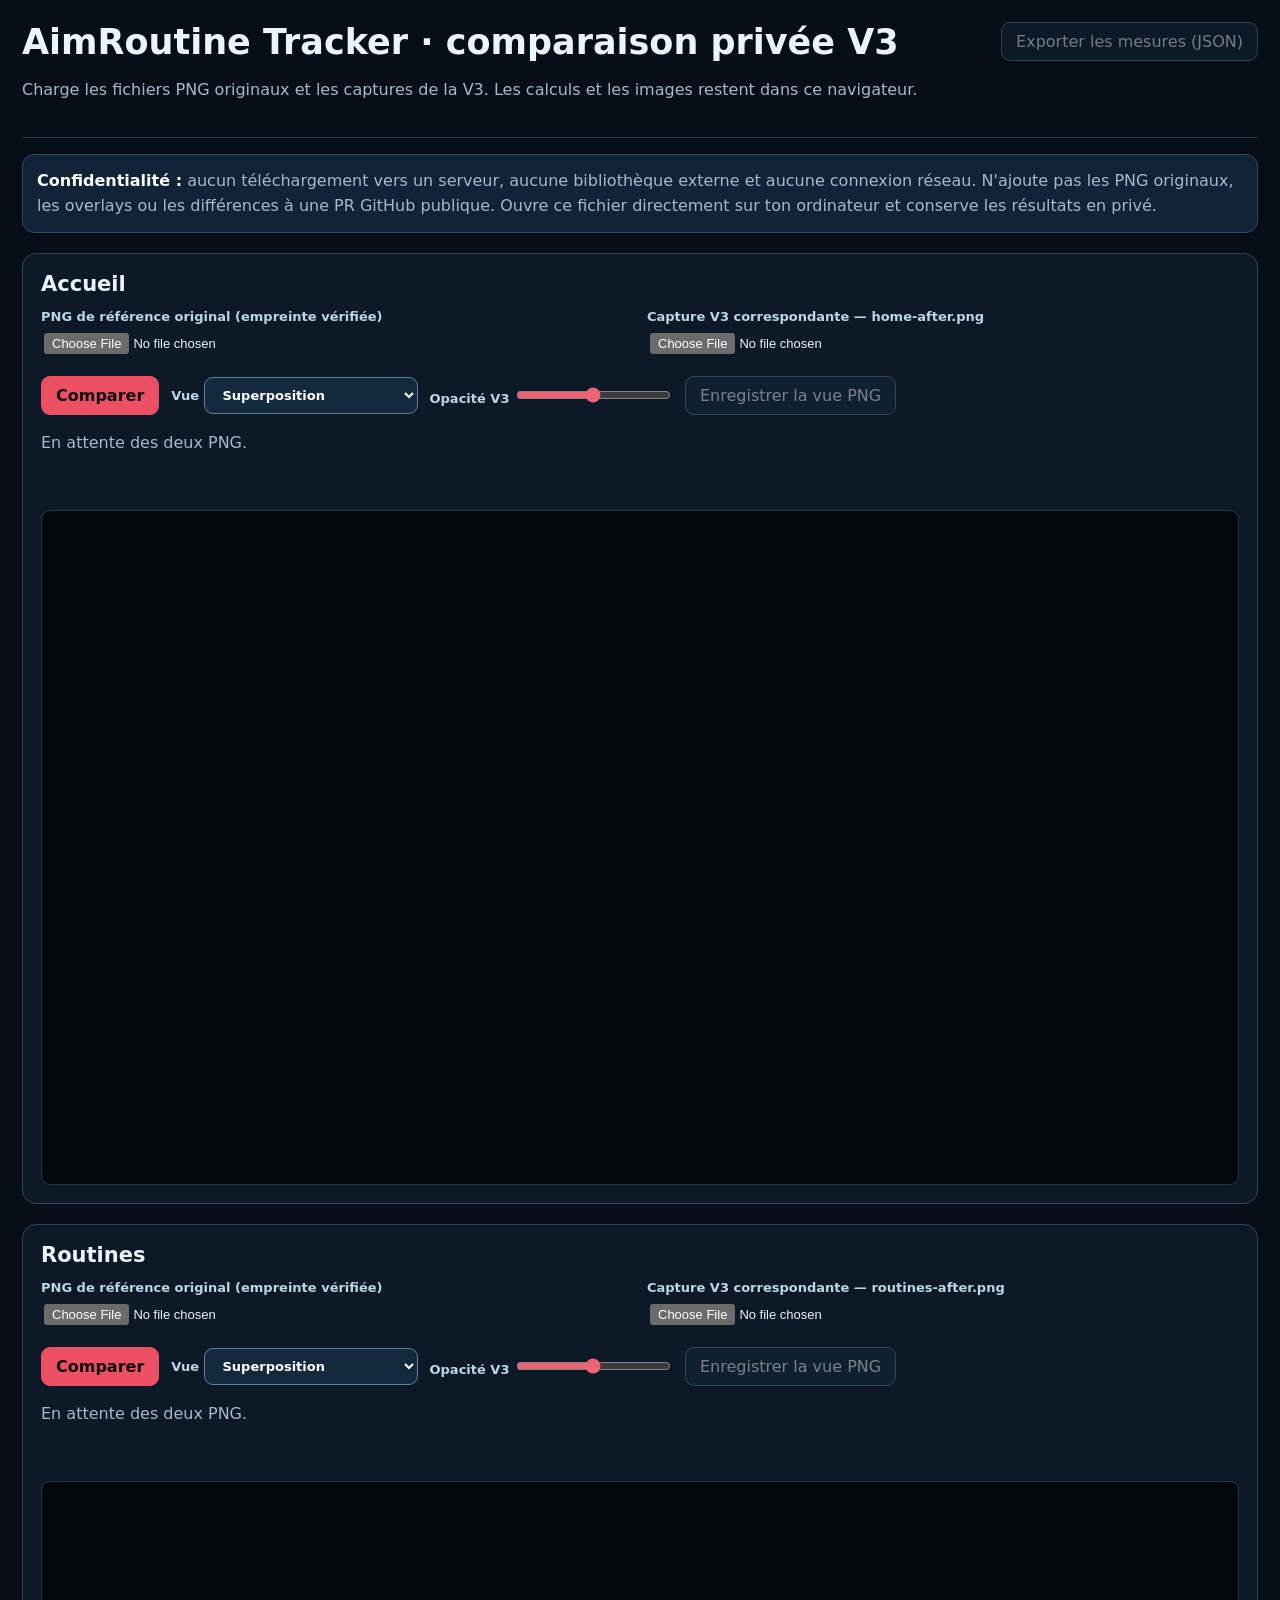
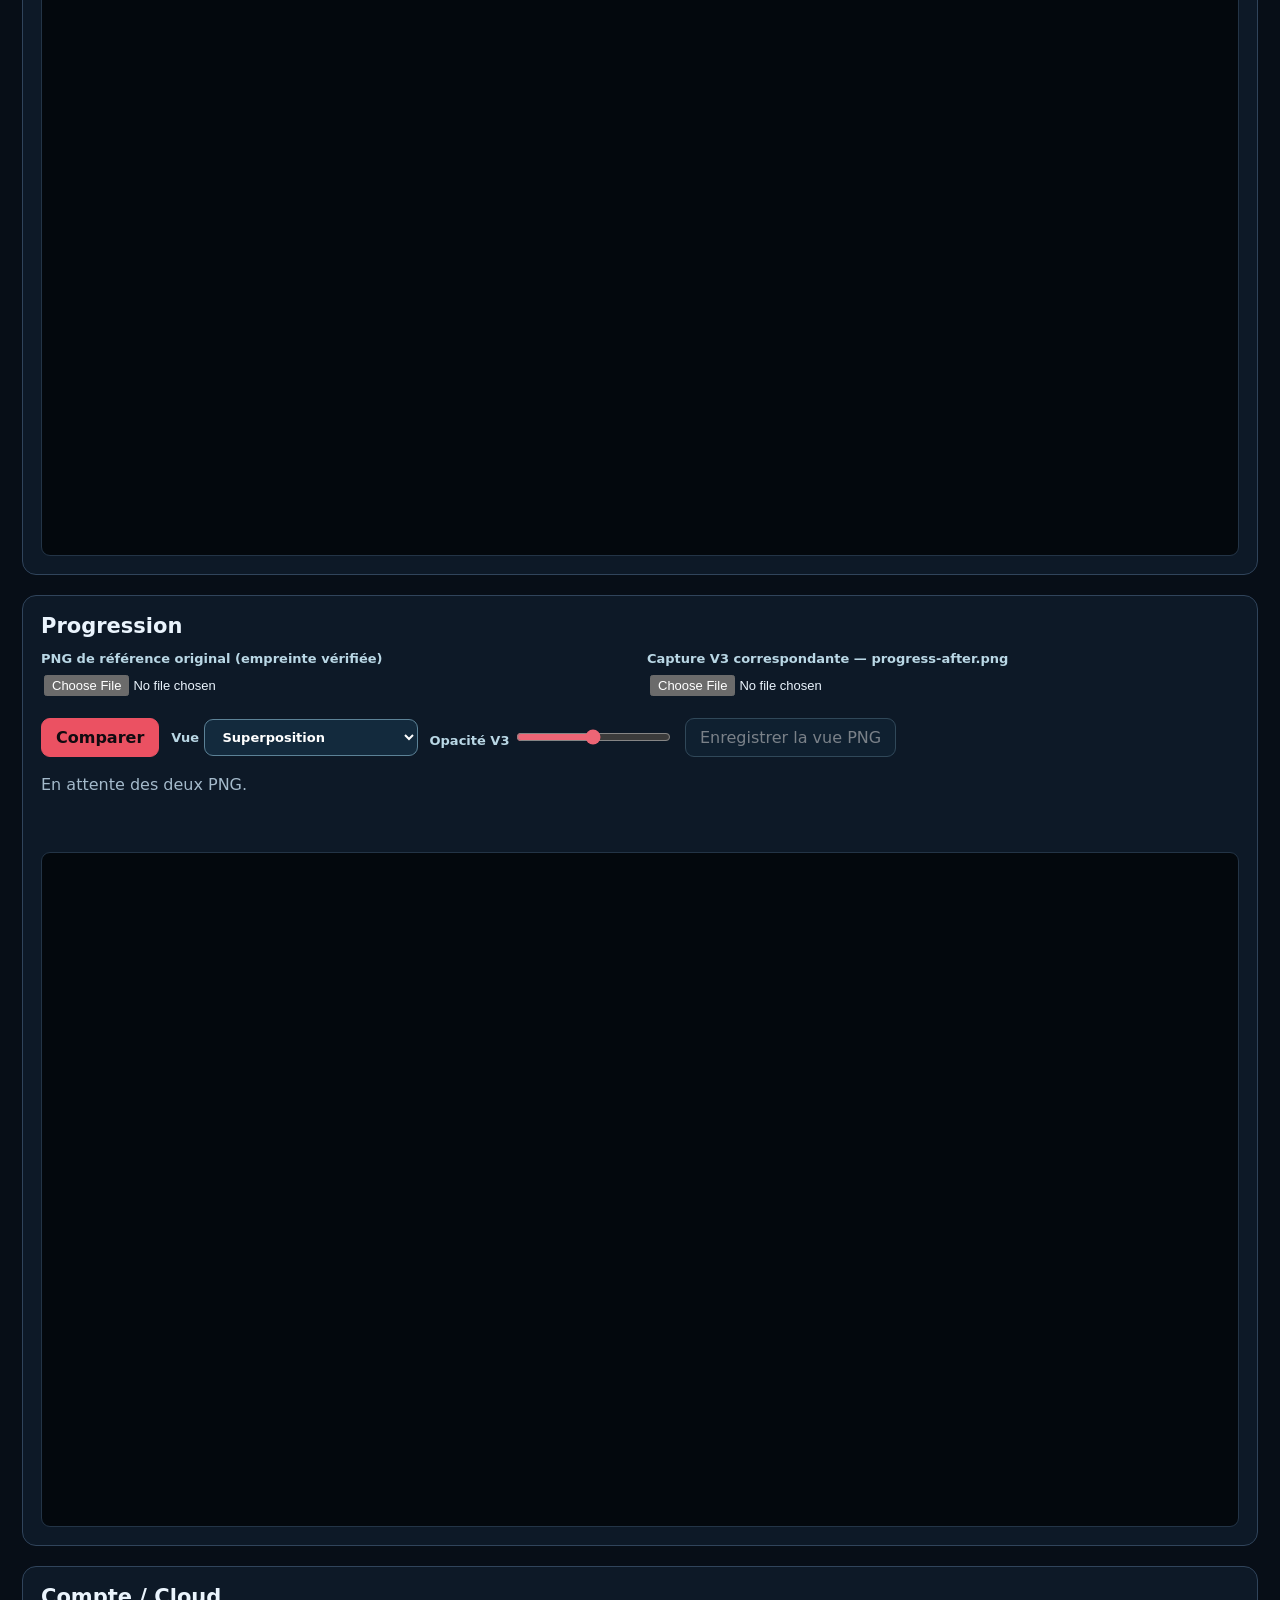
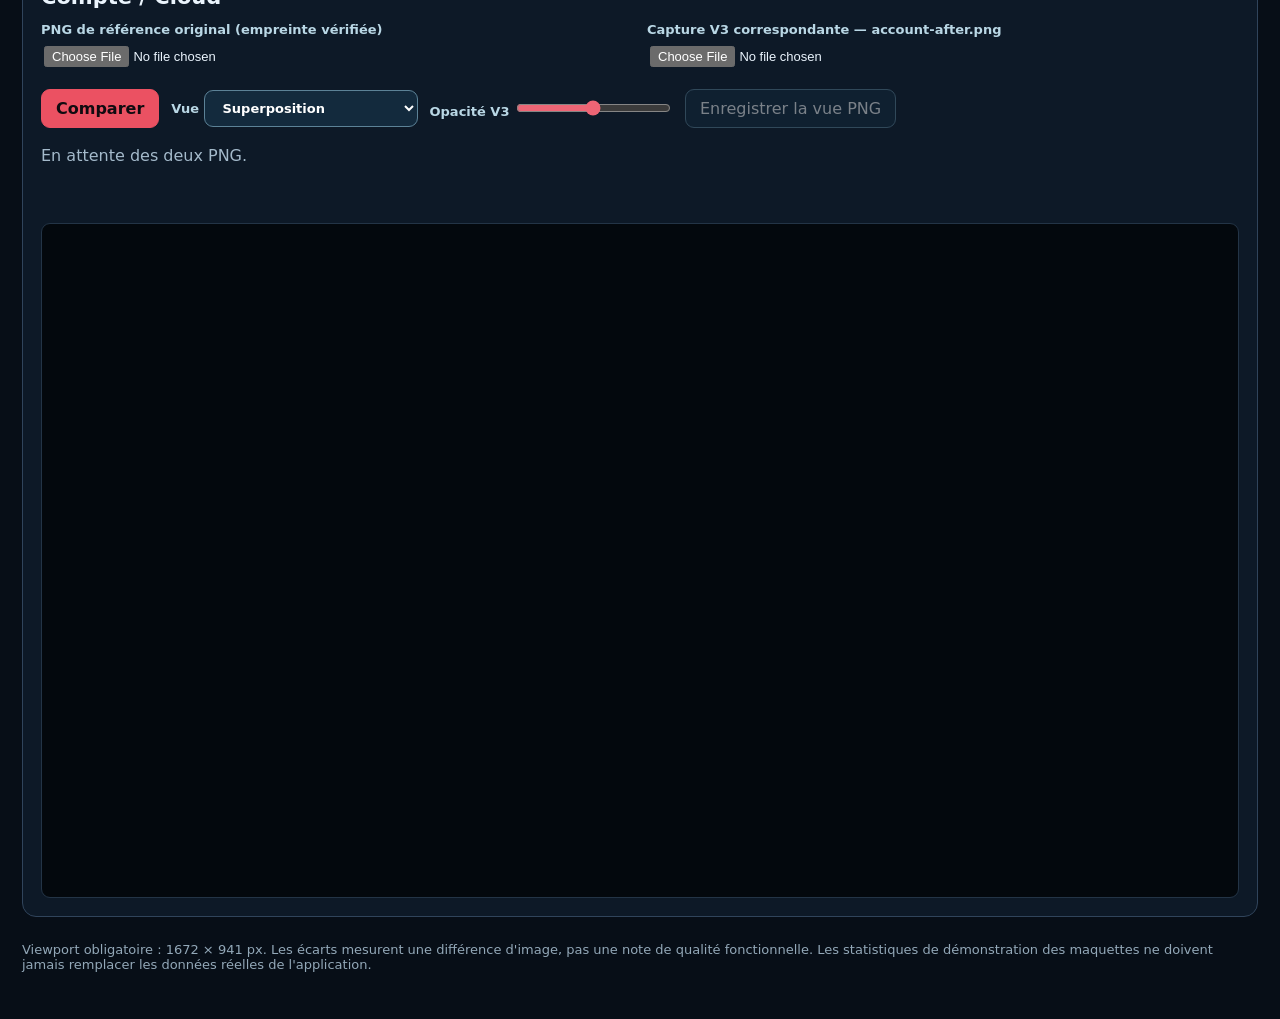
<file: tests/private-visual-review-v3.html>
<!doctype html>
<html lang="fr">
<head>
<meta charset="utf-8">
<meta name="viewport" content="width=device-width,initial-scale=1">
<meta http-equiv="Content-Security-Policy" content="default-src 'none'; img-src 'self' data: blob:; script-src 'unsafe-inline'; style-src 'unsafe-inline'; connect-src 'none'; object-src 'none'; base-uri 'none'; form-action 'none'">
<title>AimRoutine V3 — comparateur privé hors ligne</title>
<style>
:root{color-scheme:dark;font-family:system-ui,-apple-system,Segoe UI,sans-serif;background:#070e17;color:#eaf4fd}
*{box-sizing:border-box}body{margin:0 auto;max-width:1440px;padding:22px}
header{display:flex;gap:20px;justify-content:space-between;align-items:flex-start;flex-wrap:wrap;border-bottom:1px solid #283c50;padding-bottom:18px}
h1{margin:0 0 6px;font-size:clamp(23px,3vw,35px)}h2{font-size:21px;margin:0}
p{color:#a4bacb;line-height:1.55}strong{color:#fff}.notice{padding:14px;background:#112337;border:1px solid #2d4d63;border-radius:12px;margin:16px 0}
.page{margin-top:20px;border:1px solid #30445b;border-radius:14px;background:#0d1927;padding:18px}
.fields{display:grid;grid-template-columns:repeat(2,minmax(0,1fr));gap:14px;margin:13px 0}
label{display:block;font-weight:600;font-size:13px;color:#b9d7e5}input[type=file]{display:block;width:100%;padding:9px 3px;font-size:13px;color:#eaf4fd}
.controls{display:flex;flex-wrap:wrap;gap:12px;align-items:center;margin:12px 0}
button,select{border:1px solid #5c8297;background:#132a3d;color:#fff;border-radius:9px;padding:9px 14px;font:inherit;cursor:pointer}
button:disabled{cursor:not-allowed;opacity:.45}button:hover:not(:disabled){border-color:#fb6174}
button.primary{background:#eb5162;border-color:#eb5162;color:#100b10;font-weight:700}
input[type=range]{accent-color:#ed6575;width:155px}
.output{background:#03080d;border:1px solid #233446;border-radius:9px;overflow:hidden;min-height:140px}
canvas{display:block;max-width:100%;height:auto;margin:auto}
.metrics{font-variant-numeric:tabular-nums;color:#d8e8f3;min-height:22px}
small{color:#9caebb}.good{color:#69e3c7}.bad{color:#ff8c95}
footer{margin:25px 0;color:#93a8b8;font-size:13px}
@media(max-width:680px){.fields{grid-template-columns:1fr}body{padding:12px}.page{padding:12px}}
</style>
</head>
<body>
<header>
<div><h1>AimRoutine Tracker · comparaison privée V3</h1>
<p>Charge les fichiers PNG originaux et les captures de la V3. Les calculs et les images restent dans ce navigateur.</p></div>
<button id="report" disabled>Exporter les mesures (JSON)</button>
</header>
<p class="notice"><strong>Confidentialité :</strong> aucun téléchargement vers un serveur, aucune bibliothèque externe et aucune connexion réseau. N'ajoute pas les PNG originaux, les overlays ou les différences à une PR GitHub publique. Ouvre ce fichier directement sur ton ordinateur et conserve les résultats en privé.</p>
<main id="pages"></main>
<footer>Viewport obligatoire : 1672 × 941 px. Les écarts mesurent une différence d'image, pas une note de qualité fonctionnelle. Les statistiques de démonstration des maquettes ne doivent jamais remplacer les données réelles de l'application.</footer>
<script>
'use strict';
const TARGET={width:1672,height:941};
const CONFIG=[
 {id:'home',label:'Accueil',sha:'282d589fbbaa041af05e615334dddfcf72ec10e6245f113927e280f216c94675'},
 {id:'routines',label:'Routines',sha:'fbb08ce2a2fb44ab4e77f8e14478c5ce522ee343ca34f2898b4045a3b0f393b3'},
 {id:'progress',label:'Progression',sha:'93557dd0eb3ae08956e4bde4d767b5a7fd27debf7a07472bdfd52ab5f633d467'},
 {id:'account',label:'Compte / Cloud',sha:'712a1501a530b5573bb17a6c9ba35f81d65b8d406ffcd3a8b4f0cdd9da32dfd2'}
];
const REGIONS=[['entête',0,55],['bandeau',55,300],['milieu',300,650],['bas',650,941]];
const results={};
const elements={};
function $(id){return document.getElementById(id)}
function appendCard(entry){
 const section=document.createElement('section');
 section.className='page';
 section.innerHTML='<h2>'+entry.label+'</h2><div class="fields">'+
  '<label>PNG de référence original (empreinte vérifiée)<input type="file" accept="image/png" id="'+entry.id+'-ref"></label>'+
  '<label>Capture V3 correspondante — '+entry.id+'-after.png<input type="file" accept="image/png" id="'+entry.id+'-out"></label></div>'+
  '<div class="controls"><button class="primary" id="'+entry.id+'-compare">Comparer</button>'+
  '<label>Vue <select id="'+entry.id+'-mode"><option value="overlay">Superposition</option><option value="diff">Différences amplifiées</option>'+
  '<option value="original">Original</option><option value="candidate">V3</option><option value="hotspots">Zones prioritaires</option></select></label>'+
  '<label>Opacité V3 <input id="'+entry.id+'-alpha" type="range" min="0" max="100" value="50"></label>'+
  '<button id="'+entry.id+'-save" disabled>Enregistrer la vue PNG</button></div>'+
  '<p id="'+entry.id+'-status" role="status">En attente des deux PNG.</p>'+
  '<p class="metrics" id="'+entry.id+'-metrics"></p>'+
  '<div class="output"><canvas width="1672" height="941" id="'+entry.id+'-canvas"></canvas></div>';
 $('pages').append(section);
 const state={revision:0};
 elements[entry.id]=state;
 state.canvas=$(entry.id+'-canvas');
 state.mode=$(entry.id+'-mode');
 state.alpha=$(entry.id+'-alpha');
 $(entry.id+'-compare').addEventListener('click',()=>void compare(entry));
 state.mode.addEventListener('change',()=>render(entry.id));
 state.alpha.addEventListener('input',()=>render(entry.id));
 $(entry.id+'-save').addEventListener('click',()=>saveView(entry.id));
 for(const kind of ['ref','out']){
  $(entry.id+'-'+kind).addEventListener('change',()=>invalidate(entry.id));
 }
}
function invalidate(id){
 // Selecting another image invalidates old measurements immediately: it is
 // unsafe to export a report computed for files no longer selected.
 const state=elements[id];
 state.revision++;
 state.original=null;state.candidate=null;
 delete results[id];
 $(id+'-save').disabled=true;
 $(id+'-compare').disabled=false; // A new file can start a new comparison.
 $('report').disabled=true;
 const label=$(id+'-status');
 label.className='';
 label.textContent='Fichiers modifiés : lance une nouvelle comparaison.';
 $(id+'-metrics').textContent='';
 state.canvas.getContext('2d').clearRect(0,0,TARGET.width,TARGET.height);
}
async function digest(file){
 if(!globalThis.crypto?.subtle)throw new Error('SHA-256 indisponible dans ce navigateur / ce contexte. Aucune validation possible.');
 const bytes=await file.arrayBuffer();
 const raw=await crypto.subtle.digest('SHA-256',bytes);
 return Array.from(new Uint8Array(raw),n=>n.toString(16).padStart(2,'0')).join('');
}
async function pixels(file){
 if(!file||file.type!=='image/png')throw new Error('Le fichier doit être un PNG.');
 const bitmap=await createImageBitmap(file);
 try{
  if(bitmap.width!==TARGET.width||bitmap.height!==TARGET.height)throw new Error('Dimensions incorrectes : '+bitmap.width+'×'+bitmap.height+' (attendues : 1672×941).');
  const cv=document.createElement('canvas');cv.width=TARGET.width;cv.height=TARGET.height;
  const ctx=cv.getContext('2d',{willReadFrequently:true});
  ctx.drawImage(bitmap,0,0);
  return ctx.getImageData(0,0,TARGET.width,TARGET.height);
 }finally{bitmap.close?.()}
}
/* Pure numeric analysis; only SHA-verified original pixels reach this function.
 * Eight columns x four rows identify visual hotspots without exporting pixels. */
function measureDifference(original,candidate,width,height,regions=REGIONS,columns=8,rows=4){
 if(!Number.isInteger(width)||width<1||!Number.isInteger(height)||height<1||
    original?.length!==width*height*4||candidate?.length!==width*height*4)
  throw new Error('Images invalides pour la comparaison privée.');
 const bands=Object.fromEntries(regions.map(([name])=>[name,{sum:0,pixels:0}]));
 const tiles=Array.from({length:columns*rows},(_,index)=>({index,sum:0,pixels:0}));
 let total=0,changed=0;
 for(let y=0;y<height;y++){
  const band=regions.find(([,a,b])=>y>=a&&y<b)?.[0];
  const tileRow=Math.min(rows-1,Math.floor(y*rows/height));
  for(let x=0;x<width;x++){
   const i=(y*width+x)*4;
   const error=Math.abs(original[i]-candidate[i])+
     Math.abs(original[i+1]-candidate[i+1])+
     Math.abs(original[i+2]-candidate[i+2]);
   total+=error;
   if(error!==0)changed++;
   if(band){bands[band].sum+=error;bands[band].pixels++}
   const tile=tiles[tileRow*columns+Math.min(columns-1,Math.floor(x*columns/width))];
   tile.sum+=error;tile.pixels++;
  }
 }
 const hotspots=tiles.filter(tile=>tile.sum>0).map(tile=>{
  const col=tile.index%columns,row=Math.floor(tile.index/columns);
  return {zone:String.fromCharCode(65+col)+(row+1),
   x:Math.ceil(col*width/columns),y:Math.ceil(row*height/rows),
   width:Math.ceil((col+1)*width/columns)-Math.ceil(col*width/columns),
   height:Math.ceil((row+1)*height/rows)-Math.ceil(row*height/rows),
   rgb_mae_0_to_255:Number((tile.sum/(tile.pixels*3)).toFixed(4))};
 }).sort((a,b)=>b.rgb_mae_0_to_255-a.rgb_mae_0_to_255||a.zone.localeCompare(b.zone));
 return {
  rgb_mae_0_to_255:Number((total/(width*height*3)).toFixed(4)),
  different_pixel_percent:Number((100*changed/(width*height)).toFixed(3)),
  regional_rgb_mae:Object.fromEntries(Object.entries(bands).map(([k,v])=>[
   k,v.pixels?Number((v.sum/(v.pixels*3)).toFixed(4)):null])),
  hotspot_grid:{columns,rows},
  priority_hotspots:hotspots.slice(0,5),
  visually_identical:total===0
 };
}
function render(id){
 const state=elements[id];
 if(!state?.original||!state?.candidate)return;
 const ctx=state.canvas.getContext('2d');
 const a=state.original.data,b=state.candidate.data,mode=state.mode.value,alpha=Number(state.alpha.value)/100;
 const output=ctx.createImageData(TARGET.width,TARGET.height),dst=output.data;
 for(let i=0;i<a.length;i+=4){
  for(let c=0;c<3;c++){
   const diff=Math.abs(a[i+c]-b[i+c]);
   dst[i+c]=mode==='original'?a[i+c]:
    mode==='candidate'?b[i+c]:
    mode==='diff'?Math.min(255,diff*4):
    Math.round(a[i+c]*(1-alpha)+b[i+c]*alpha);
  }
  dst[i+3]=255;
 }
 ctx.putImageData(output,0,0);
 if(mode==='hotspots'){
  const hotspots=results[id]?.priority_hotspots||[];
  ctx.textBaseline='top';ctx.font='bold 21px system-ui,sans-serif';
  for(const h of hotspots){
   const opacity=Math.min(.54,.16+h.rgb_mae_0_to_255/400);
   ctx.fillStyle='rgba(255,83,99,'+opacity+')';
   ctx.fillRect(h.x,h.y,h.width,h.height);
   ctx.lineWidth=3;ctx.strokeStyle='#ffdb80';
   ctx.strokeRect(h.x+2,h.y+2,h.width-4,h.height-4);
   ctx.fillStyle='#07121b';ctx.fillRect(h.x+8,h.y+8,140,30);
   ctx.fillStyle='#fff';ctx.fillText(h.zone+'  '+h.rgb_mae_0_to_255,h.x+12,h.y+11);
  }
 }
}
async function compare(entry){
 const id=entry.id,state=elements[id],ref=$(id+'-ref').files[0],candidate=$(id+'-out').files[0];
 const label=$(id+'-status'),metrics=$(id+'-metrics');
 if(!ref||!candidate){
  invalidate(id);
  label.textContent='Choisis les deux images.';
  return;
 }
 const run=++state.revision;
 state.original=null;state.candidate=null;
 metrics.textContent='';
 state.canvas.getContext('2d').clearRect(0,0,TARGET.width,TARGET.height);
 $(id+'-compare').disabled=true;$(id+'-save').disabled=true;delete results[id];
 $('report').disabled=true;
 try{
  label.textContent='Vérification des empreintes et analyse locale en cours…';
  const sha=await digest(ref);
  if(state.revision!==run)return;
  if(sha!==entry.sha)throw new Error('SHA-256 de référence différent de celui du manifeste. Refus de comparaison : fichier réencodé ou mauvaise maquette.');
  // Bind each locally exported report to the exact V3 capture bytes as well:
  // visual metrics alone cannot prove which GitHub Actions ZIP was checked.
  const candidateSha=await digest(candidate);
  if(state.revision!==run)return;
  const original=await pixels(ref),output=await pixels(candidate);
  if(state.revision!==run)return;
  const measured=measureDifference(original.data,output.data,TARGET.width,TARGET.height);
  const report={screen:id,reference_sha256:sha,reference_verified:true,
   capture_sha256:candidateSha,
   reference_file:ref.name,capture_file:candidate.name,
   viewport:{width:TARGET.width,height:TARGET.height},...measured};
  if(state.revision!==run)return;
  state.original=original;state.candidate=output;results[id]=report;render(id);
  label.className='';
  label.innerHTML='<span class="good">Empreinte SHA-256 originale vérifiée</span> · '+(report.visually_identical?'Pixels identiques':'Écarts détectés');
  metrics.textContent='MAE RGB : '+report.rgb_mae_0_to_255+' / 255 · Pixels différents : '+
   report.different_pixel_percent+' % · Régions : '+Object.entries(report.regional_rgb_mae).map(([k,v])=>k+' '+v).join(' | ')+
   (report.priority_hotspots.length?' · Secteurs prioritaires : '+report.priority_hotspots.map(z=>z.zone+' '+z.rgb_mae_0_to_255).join(', '):'');
  $(id+'-save').disabled=false;
 }catch(error){
  if(state.revision!==run)return;
  state.original=null;state.candidate=null;label.textContent=error.message;
  label.className='bad';
  metrics.textContent='';
 }finally{
  if(state.revision===run){
   $(id+'-compare').disabled=false;
   $('report').disabled=Object.keys(results).length!==4;
  }
 }
}
function download(blob,filename){
 const a=document.createElement('a');
 const url=URL.createObjectURL(blob);a.href=url;a.download=filename;a.click();
 setTimeout(()=>URL.revokeObjectURL(url),5000);
}
function saveView(id){
 const cv=elements[id].canvas;
 cv.toBlob(blob=>{if(blob)download(blob,id+'-private-'+elements[id].mode.value+'.png')},'image/png');
}
$('report').addEventListener('click',()=>{
 if(Object.keys(results).length!==4)return;
 const body={tool:'AimRoutine local-only visual comparator',note:'No pixel-perfect signoff; human review is still required.',
  viewport:TARGET,scenes:CONFIG.map(entry=>results[entry.id])};
 download(new Blob([JSON.stringify(body,null,2)],{type:'application/json'}),'aimroutine-v3-private-diff-report.json');
});
CONFIG.forEach(appendCard);
</script>
</body>
</html>
</file>
<file: styles.css>
:root{color-scheme:dark;--bg:#080f1e;--surface:#0d182b;--surface2:#102038;--line:rgba(148,196,222,.17);--text:#edf9ff;--muted:#a8bacd;--cyan:#39e3e6;--cyan2:#9bfdf0;--blue:#3482fa;--radius:20px}
*{box-sizing:border-box}
html{scroll-behavior:smooth}
body{margin:0;background:radial-gradient(circle at 70% -5%,rgba(15,145,182,.2),transparent 44%),linear-gradient(160deg,#070e1b,#0a1527 70%,#07101d);color:var(--text);font:16px/1.65 system-ui,-apple-system,BlinkMacSystemFont,"Segoe UI",sans-serif}
body:before{content:"";pointer-events:none;position:fixed;inset:0;background-image:linear-gradient(rgba(70,180,206,.04) 1px,transparent 1px),linear-gradient(90deg,rgba(70,180,206,.04) 1px,transparent 1px);background-size:50px 50px;mask-image:linear-gradient(to bottom,black,transparent 80%)}
a{color:var(--cyan2)}a:focus-visible,button:focus-visible{outline:3px solid var(--cyan);outline-offset:4px}
.wrap{width:min(1120px,calc(100% - 38px));margin:0 auto}
header{position:sticky;top:0;z-index:50;background:rgba(7,16,31,.87);backdrop-filter:blur(15px);border-bottom:1px solid var(--line)}
nav{min-height:72px;display:flex;align-items:center;justify-content:space-between;gap:18px}
.brand{display:flex;gap:12px;align-items:center;color:var(--text);text-decoration:none;font-weight:800;letter-spacing:.01em}
.mark{display:grid;place-items:center;width:36px;height:36px;border:1.5px solid var(--cyan);border-radius:11px;color:var(--cyan);font-size:23px;box-shadow:0 0 22px rgba(46,216,214,.12)}
.navlinks{display:flex;align-items:center;gap:20px}.navlinks a{color:#ccdeec;text-decoration:none;font-size:14px}.navlinks a:hover{color:var(--cyan)}
.lang{background:#12243b;border:1px solid #2c5571;color:var(--text);border-radius:10px;padding:7px 11px;cursor:pointer;font-weight:700}
.hero{padding:100px 0 76px;display:grid;grid-template-columns:1.1fr .9fr;gap:34px;align-items:center}
.eyebrow{display:inline-flex;gap:8px;align-items:center;color:var(--cyan2);border:1px solid rgba(57,227,230,.34);background:rgba(57,227,230,.07);border-radius:50px;padding:5px 13px;font-size:12px;font-weight:800;letter-spacing:.11em;text-transform:uppercase}
h1{font-size:clamp(42px,6.3vw,72px);line-height:1.08;letter-spacing:-.048em;margin:19px 0 20px;max-width:790px}
h1 .accent{color:var(--cyan)}
.lead{max-width:670px;color:#b8d0df;font-size:clamp(17px,2vw,20px);line-height:1.7}
.actions{display:flex;flex-wrap:wrap;gap:12px;margin:25px 0}
.btn{display:inline-block;padding:13px 19px;border-radius:12px;background:var(--cyan);color:#06202b;text-decoration:none;font-weight:800;border:1px solid var(--cyan);transition:transform .15s ease,filter .15s ease}
.btn:hover{transform:translateY(-2px);filter:brightness(1.1)}
.btn.outline{background:transparent;color:var(--cyan2);border:1px solid #3a7183}
.small-note{font-size:13px;color:var(--muted)}
.preview{background:linear-gradient(135deg,#101f36,#0c1425);padding:18px;border-radius:25px;border:1px solid rgba(57,227,230,.29);box-shadow:0 22px 70px rgba(0,0,0,.25)}
.preview-head{display:flex;align-items:center;justify-content:space-between;border-bottom:1px solid var(--line);padding-bottom:13px;font-size:12px;font-weight:800;letter-spacing:.08em}
.dots{display:flex;gap:5px}.dots i{width:7px;height:7px;border-radius:50%;background:#46677e}
.demo-label{font-size:11px;color:var(--cyan);font-weight:700;letter-spacing:.1em;text-transform:uppercase;margin:20px 0 10px}
.metrics{display:grid;grid-template-columns:repeat(3,1fr);gap:8px}.metric{background:#142640;border:1px solid var(--line);border-radius:12px;padding:12px 9px}
.metric strong{display:block;font-size:23px;color:white}.metric small{display:block;font-size:10px;color:#aac3d2}
.exercise{display:flex;gap:12px;align-items:center;background:#111e33;border:1px solid var(--line);padding:12px;border-radius:13px;margin:8px 0}
.exercise i{width:17px;height:17px;border:2px solid var(--cyan);border-radius:5px;flex:none}
.exercise span{flex:1;font-weight:600;font-size:13px}.exercise em{font-style:normal;color:#97bbcc;font-size:12px}
.progress{height:6px;background:#273a50;border-radius:10px;margin:19px 0 5px}.progress div{width:46%;height:100%;background:linear-gradient(90deg,#3cf1df,#338aff);border-radius:10px}
section{padding:47px 0 68px}.section-label{font-size:12px;text-transform:uppercase;letter-spacing:.16em;color:var(--cyan);font-weight:800}
h2{font-size:clamp(27px,4vw,39px);letter-spacing:-.035em;line-height:1.15;margin:10px 0 17px}
.intro{color:var(--muted);max-width:780px;margin-bottom:26px}
.grid{display:grid;grid-template-columns:repeat(3,1fr);gap:16px}
.card{padding:25px;background:linear-gradient(145deg,#10203a,#0c182c);border:1px solid var(--line);border-radius:var(--radius);min-height:190px}
.card .ico{font-size:26px;color:var(--cyan)}
.card h3{margin:12px 0 9px;line-height:1.3;font-size:18px}
.card p{margin:0;color:#a9bed0;font-size:14px}
.chips{display:flex;flex-wrap:wrap;gap:10px;margin-top:22px}.chip{border:1px solid #34526b;border-radius:10px;color:#b5d3e5;padding:7px 12px;font-size:13px}
.panel{padding:28px;background:linear-gradient(140deg,#10283b,#0f1a2d);border:1px solid #326173;border-radius:var(--radius)}
.panel p{color:#bcd1df}
.steps{counter-reset:step;display:grid;grid-template-columns:repeat(3,1fr);gap:12px}
.step{background:#111f34;border:1px solid var(--line);border-radius:14px;padding:18px;counter-increment:step}
.step:before{content:"0" counter(step);color:var(--cyan);font-weight:900;font-size:14px}
.step strong{display:block;margin:7px 0 4px}.step p{margin:0;color:var(--muted);font-size:13px}
footer{border-top:1px solid var(--line);padding:27px 0 48px;color:#a2b5c5;font-size:13px}
.footer-row{display:flex;justify-content:space-between;gap:18px;flex-wrap:wrap}
.footer-links{display:flex;gap:20px;flex-wrap:wrap}
.footer-links a{text-decoration:none}
.legal{max-width:850px;padding:60px 0 100px}
.legal h1{font-size:clamp(35px,5vw,53px)}.legal h2{font-size:24px;margin-top:34px}
.legal p,.legal li{color:#c2d2df}.legal ul{padding-left:22px}
.notice{border-left:3px solid var(--cyan);padding:14px 20px;background:rgba(57,227,230,.06);border-radius:0 10px 10px 0}
html[lang="en"] .fr,html[lang="fr"] .en{display:none!important}
@media(max-width:880px){.hero{grid-template-columns:1fr;padding-top:65px}.grid{grid-template-columns:repeat(2,1fr)}.steps{grid-template-columns:1fr}}
@media(max-width:550px){.navlinks a:not(.always){display:none}.grid{grid-template-columns:1fr}.metrics{grid-template-columns:repeat(3,1fr)}.brand{font-size:13px}.preview{padding:12px}.hero{gap:12px}section{padding:32px 0}}
@media(prefers-reduced-motion:reduce){*,*:before,*:after{scroll-behavior:auto!important;transition:none!important}}


/* Responsive navigation correction: avoid overflowing the header on phones and tablets. */
@media (max-width: 980px) {
  nav { gap: 12px; }
  .navlinks { gap: 10px; flex-shrink: 0; }
  .navlinks a[href="index.html#features"],
  .navlinks a[href="index.html#riot"],
  .navlinks a[href="presentation.html"],
  .navlinks a[href="riot-integration.html"] { display: none; }
}
@media (max-width: 680px) {
  nav { gap: 8px; }
  nav .brand { font-size: 13px; white-space: nowrap; }
  nav .brand .mark { display: none; }
  nav .navlinks { gap: 8px; }
  nav .navlinks a { font-size: 12px; white-space: nowrap; }
  .navlinks a[href="privacy.html"] { display: none; }
}
@media (max-width: 380px) {
  nav .brand { font-size: 12px; letter-spacing: -0.02em; }
  nav .navlinks { gap: 5px; }
  .navlinks a[href="product.html"] { font-size: 11px; }
  nav .lang { padding: 5px 7px; }
}
</file>
<file: design.css>
/* AimRoutine Tracker — visual identity refresh, 2026-11.
   Static and privacy-conscious: no external fonts or image services. */
:root { --navy:#060e1b; --panel:#0e1a2d; --panel-2:#111f35; --cyan:#57eee3; --blue:#649bff; --soft:#b6cbdc; --border:rgba(138,199,225,.16); }
html { scroll-behavior:smooth; scroll-padding-top:100px; }
body { min-width:0; overflow-x:clip; background:radial-gradient(ellipse 65% 550px at 80% 0%,rgba(25,90,144,.21),transparent 75%),radial-gradient(ellipse 45% 400px at 5% 21%,rgba(25,152,162,.08),transparent 85%),#07111f; color:#edf7ff; font-family:Inter,ui-sans-serif,system-ui,-apple-system,BlinkMacSystemFont,"Segoe UI",sans-serif; letter-spacing:-.009em; }
body:before { opacity:.45; background-size:74px 74px; position:absolute; inset:0 0 auto; height:940px; }
body:after { content:""; pointer-events:none; position:absolute; z-index:-1; top:0; left:0; right:0; height:840px; background:linear-gradient(180deg,transparent 0%,#07111f 98%); opacity:.5; }
.wrap { width:min(1180px,calc(100% - 48px)); }
header { background:rgba(5,13,26,.86); border-bottom:1px solid rgba(142,190,210,.10); box-shadow:0 8px 30px rgba(0,0,0,.06); }
header nav,nav.wrap { min-height:76px; }
.brand { gap:12px; white-space:nowrap; font-size:16px; font-weight:820; letter-spacing:-.045em; }
.mark { color:#071724; background:linear-gradient(135deg,#76f5e6,#69abff); width:38px; height:38px; border:0; box-shadow:0 3px 20px rgba(58,220,229,.19); border-radius:13px; font-weight:900; }
.navlinks { gap:22px; }
.navlinks a { color:#b8cee0; font-weight:550; font-size:13px; transition:color .18s; }
.navlinks a:hover { color:#fff; }
.lang { padding:8px 12px; background:#14263b; border:1px solid #314d60; font-weight:800; min-width:48px; }
.lang:hover { border-color:#64d9df; }
.btn { position:relative; display:inline-flex; align-items:center; justify-content:center; gap:10px; min-height:46px; border-radius:13px; padding:13px 20px; background:linear-gradient(120deg,#67f4e3,#72b7ff); color:#071827; border:1px solid rgba(255,255,255,.17); box-shadow:0 8px 28px rgba(65,183,219,.13); line-height:1.35; font-size:14px; font-weight:800; text-decoration:none; }
.btn:hover { transform:translateY(-2px); box-shadow:0 12px 32px rgba(65,183,219,.18); }
.btn.outline { background:rgba(19,38,59,.82); border:1px solid #355b70; color:#d7f5ff; box-shadow:none; }
.btn.outline:hover { border-color:#6ddce5; background:#162d43; }
h1 { color:#f1f8ff; }
h1 .accent,.accent { color:#68eadd; }
h2 { color:#eff9ff; }
.section-label,.p-kicker,.deep-kicker { font-size:11px; letter-spacing:.17em; font-weight:850; color:#67ddd8; }
.lead { color:#b4cadb; }
.small-note { color:#91afc0; }
.panel { background:linear-gradient(145deg,rgba(21,46,66,.91),rgba(13,27,45,.97)); border:1px solid rgba(126,206,213,.24); border-radius:24px; box-shadow:0 16px 65px rgba(1,7,19,.15); }
.card,.p-tile,.p-card,.p-step,.flow-node,.mockup { border-color:rgba(126,182,213,.19); }
.card,.p-tile,.p-card,.p-step,.flow-node { background:linear-gradient(152deg,#14253a,#0e1b2e); transition:transform .2s ease,border-color .2s ease,box-shadow .2s ease; }
.card:hover,.p-tile:hover,.p-card:hover,.p-step:hover { transform:translateY(-3px); border-color:rgba(110,224,225,.36); box-shadow:0 16px 38px rgba(2,9,23,.12); }
.card p,.p-tile p,.step p,.p-step p { color:#b0c5d6; }
footer { background:rgba(4,12,23,.5); padding-top:30px; border-top:1px solid rgba(153,195,219,.13); }
.footer-links a { color:#acc8d6; }
.footer-links a:hover { color:#72f3e8; }

/* Landing page */
.landing-hero { position:relative; padding:92px 0 72px; display:grid; grid-template-columns:minmax(0,1.02fr) minmax(0,.98fr); gap:50px; align-items:center; }
.landing-hero:before { content:""; position:absolute; z-index:-1; left:-250px; top:35px; width:600px; height:500px; border-radius:50%; background:radial-gradient(circle,rgba(48,170,184,.105),transparent 67%); }
.landing-copy { min-width:0; position:relative; z-index:1; }
.landing-copy .eyebrow { background:rgba(62,196,201,.085); border:1px solid rgba(87,227,218,.27); border-radius:100px; padding:8px 13px; color:#93f5e8; letter-spacing:.14em; font-size:10px; font-weight:850; }
.landing-copy h1 { font-size:clamp(48px,5vw,76px); line-height:1.07; letter-spacing:-.062em; margin:25px 0 23px; max-width:680px; text-wrap:balance; }
.landing-copy h1 em { font-style:normal; color:#7ceddf; }
.landing-copy .lead { font-size:17px; line-height:1.75; max-width:580px; }
.landing-copy .actions { margin:30px 0 22px; }
.landing-tick { display:flex; gap:12px; flex-wrap:wrap; align-items:center; font-size:12px; color:#92b3c2; margin-top:24px; }
.landing-tick span { display:inline-flex; gap:7px; align-items:center; }
.landing-tick span:before { content:""; width:5px; height:5px; background:#57dfd6; border-radius:50%; box-shadow:0 0 0 3px rgba(67,225,216,.08); }
.landing-visual { position:relative; min-width:0; isolation:isolate; }
.landing-visual:before { content:""; position:absolute; z-index:-1; inset:4% -4%; border-radius:80px; background:linear-gradient(125deg,rgba(50,211,208,.15),rgba(83,120,237,.12)); filter:blur(45px); }
.app-window { position:relative; overflow:hidden; border:1px solid rgba(138,210,220,.24); border-radius:22px; background:linear-gradient(125deg,#12263b,#0a1728); box-shadow:0 33px 85px rgba(0,0,0,.38),0 4px 0 rgba(255,255,255,.025) inset; transform:perspective(1100px) rotateY(-3deg) rotateX(1deg); }
.app-titlebar { display:flex; align-items:center; justify-content:space-between; padding:12px 16px; border-bottom:1px solid rgba(163,204,226,.12); background:rgba(8,19,33,.6); }
.app-titlebar .dots { gap:6px; } .app-titlebar .dots i { width:7px; height:7px; background:#34506a; }
.app-titlebar .dots i:first-child { background:#55c6c9; }
.app-title { color:#a3c5d3; font-size:10px; letter-spacing:.16em; font-weight:900; }
.app-chip { border:1px solid #315d6c; border-radius:100px; padding:3px 9px; font-size:9px; color:#91e5e0; background:#122d40; letter-spacing:.06em; }
.app-shell { display:grid; grid-template-columns:63px minmax(0,1fr); min-height:348px; }
.app-sidebar { border-right:1px solid rgba(144,198,220,.12); background:rgba(6,16,30,.64); padding:20px 12px; display:flex; flex-direction:column; align-items:center; gap:13px; }
.sidebar-logo { display:grid; place-items:center; width:30px;height:30px;border-radius:10px;background:#54eee1;color:#062133;font-size:22px;font-weight:900;margin-bottom:15px }
.sidebar-btn { width:29px;height:29px;display:grid;place-items:center;border-radius:9px;color:#718ea4;font-size:17px;border:1px solid transparent; }
.sidebar-btn.active { color:#65f4e5;background:rgba(62,214,212,.13);border-color:rgba(81,224,212,.25); }
.app-content { padding:23px; min-width:0; }
.app-topline { display:flex;gap:9px;align-items:start;justify-content:space-between; }
.app-topline small { color:#6edfe1;font-size:10px;letter-spacing:.16em;font-weight:850; }
.app-topline h3 { margin:4px 0 16px;font-size:22px;line-height:1.2;letter-spacing:-.035em; }
.app-topline .app-day { border:1px solid #385169;border-radius:10px;padding:7px 9px;font-size:11px;color:#c4deeb;background:#10253a;white-space:nowrap; }
.app-scoregrid { display:grid;grid-template-columns:repeat(3,minmax(0,1fr));gap:9px;margin-bottom:13px; }
.app-score { padding:12px 12px 11px; background:linear-gradient(145deg,#172f45,#122236);border:1px solid #29485c;border-radius:12px; }
.app-score small { display:block;font-size:10px;color:#93b3c7;letter-spacing:.01em; }
.app-score strong { display:block;font-size:22px;line-height:1.4;color:#e5f9ff; }
.app-score span { font-size:10px;color:#68eadc; }
.app-lower { display:grid;grid-template-columns:1.06fr .94fr;gap:11px; }
.app-chart,.app-routine { background:rgba(9,25,40,.74);border:1px solid rgba(126,187,210,.17);padding:13px;border-radius:12px;min-width:0; }
.app-paneltitle { display:flex;justify-content:space-between;align-items:center;gap:8px; font-size:10px;letter-spacing:.06em;color:#b7d0e0;font-weight:750; }
.app-paneltitle b { font-size:9px;color:#63e5dc;font-weight:700;white-space:nowrap; }
.app-bars { height:96px;display:flex;align-items:end;gap:7px; border-bottom:1px solid #2c4b61;padding:0 4px;margin:14px 0 5px; }
.app-bars i { flex:1; display:block; border-radius:5px 5px 0 0; background:linear-gradient(180deg,#72f2e0 0%,#2e81b5 100%); opacity:.93; min-height:6px; }
.app-legend { display:flex;justify-content:space-between;gap:4px;color:#789bad;font-size:9px; }
.routine-item { display:flex;align-items:center;gap:8px;margin-top:10px;padding:9px 8px;border:1px solid #284658;background:#10283c;border-radius:8px; }
.routine-item b { width:15px;height:15px;flex:none;display:grid;place-items:center;border:1px solid #61c5c5;border-radius:5px;font-size:10px;color:#58f0de; }
.routine-item span { font-size:10px;color:#c8dbe8;min-width:0;flex:1;line-height:1.3; }
.routine-item em { color:#8db1c6;font-style:normal;font-size:9px;white-space:nowrap; }
.app-footer { display:flex;justify-content:space-between;gap:8px;margin-top:14px;color:#8eb6c6;font-size:9px; }
.app-footer strong { color:#69e4e1; }
.mock-caption { display:flex;gap:9px;align-items:center;justify-content:center;margin-top:18px;font-size:11px;color:#8cabbc; }
.mock-caption:before { content:"";width:6px;height:6px;border-radius:50%;background:#66e8d7; }
.statstrip { display:grid;grid-template-columns:repeat(3,minmax(0,1fr));gap:0;border:1px solid rgba(119,173,195,.17);border-radius:20px;overflow:hidden;background:rgba(15,32,50,.57);margin:0 auto 95px;box-shadow:0 10px 60px rgba(1,9,22,.08); }
.statstrip-item { display:flex;gap:16px;align-items:center;justify-content:center;padding:25px 20px;border-right:1px solid rgba(137,194,220,.15); }
.statstrip-item:last-child { border:0; }
.statstrip-item strong { font-size:33px;font-weight:870;line-height:1;letter-spacing:-.06em;color:#e9fcff; }
.statstrip-item p { color:#9fb9c8;margin:0;font-size:13px;max-width:190px;line-height:1.4; }
.landing-section { padding:0 0 100px; }
.landing-section .section-label { margin-bottom:11px; }
.landing-section h2 { font-size:clamp(32px,4vw,52px);max-width:820px;letter-spacing:-.055em;margin-bottom:18px;line-height:1.1;text-wrap:balance; }
.landing-section .intro { font-size:16px;line-height:1.7;max-width:720px;margin-bottom:32px; }
.feature-grid { display:grid;grid-template-columns:repeat(3,minmax(0,1fr));gap:15px; }
.feature-tile { display:flex;flex-direction:column;min-height:215px;position:relative;overflow:hidden;padding:26px;border:1px solid rgba(135,191,218,.17);border-radius:21px;background:linear-gradient(152deg,rgba(23,45,68,.92),rgba(12,25,42,.93));transition:transform .18s,border-color .18s,box-shadow .18s; }
.feature-tile:before { content:"";position:absolute;left:0;top:0;right:0;height:1px;background:linear-gradient(90deg,transparent,rgba(95,233,223,.31),transparent); }
.feature-tile:hover { border-color:rgba(94,233,227,.39);transform:translateY(-3px);box-shadow:0 24px 46px rgba(0,9,24,.19); }
.feature-head { display:flex;align-items:center;justify-content:space-between;margin-bottom:20px; }
.feature-icon { display:grid;place-items:center;width:46px;height:46px;border-radius:14px;background:linear-gradient(130deg,rgba(78,228,222,.17),rgba(103,153,255,.15));border:1px solid rgba(95,218,232,.17);color:#88f6e9;font-size:25px;font-weight:700; }
.feature-num { font-size:11px;color:#56748a;letter-spacing:.09em;font-weight:800; }
.feature-tile h3 { font-size:19px;letter-spacing:-.028em;line-height:1.3;margin:0 0 10px; }
.feature-tile p { color:#a9c0d1;font-size:14px;line-height:1.65;margin:0; }
.process-panel { display:grid;grid-template-columns:repeat(3,minmax(0,1fr));gap:22px;margin:32px 0;position:relative; }
.process-step { position:relative;padding:22px 0 0;border-top:1px solid #2c5366; }
.process-step .count { position:absolute;top:-17px;left:0;display:grid;place-items:center;width:34px;height:34px;background:#12364c;border:1px solid #4d9c9c;color:#75efdf;border-radius:10px;font-size:12px;font-weight:900; }
.process-step h3 { margin:14px 0 10px;font-size:19px; }
.process-step p { margin:0;color:#a8bfd0;font-size:14px;line-height:1.7; }
.compat-panel { display:grid;grid-template-columns:minmax(0,.83fr) minmax(0,1.17fr);gap:38px;align-items:center;border:1px solid rgba(139,201,223,.2);border-radius:26px;background:linear-gradient(145deg,rgba(17,44,62,.86),rgba(9,24,40,.96));padding:44px; }
.compat-panel h2 { margin-bottom:16px; }
.compat-panel p { color:#b3ccdc;line-height:1.7;font-size:15px; }
.compat-list { display:grid;grid-template-columns:1fr 1fr;gap:12px; }
.compat-cell { border:1px solid #2a4a5c;background:rgba(9,28,43,.73);border-radius:14px;padding:18px;display:flex;align-items:center;gap:13px;color:#e6f5ff;font-weight:730; }
.compat-dot { width:29px;height:29px;flex:none;display:grid;place-items:center;border-radius:9px;border:1px solid #41798b;background:rgba(70,182,204,.08);color:#73f5e5;font-size:16px; }
.compat-foot { grid-column:1/-1;color:#97b6c7;font-size:12px;padding:10px 2px 0; }
.riot-showcase { display:grid;grid-template-columns:minmax(0,.94fr) minmax(0,1.06fr);gap:44px;align-items:center;padding:42px 0 100px; }
.riot-copy h2 { font-size:clamp(33px,4vw,49px);max-width:620px; }
.riot-copy p { color:#afc7d6;font-size:15px;line-height:1.75; }
.riot-status { display:flex;align-items:center;gap:9px;color:#b0d5df;font-size:12px;margin-top:24px; }
.riot-status b { width:7px;height:7px;flex:none;border-radius:50%;background:#f1cb83;box-shadow:0 0 0 4px rgba(244,196,107,.1); }
.riot-flowcard { padding:26px;border:1px solid rgba(131,202,218,.2);border-radius:24px;background:linear-gradient(145deg,#122f46,#0d1c31);box-shadow:0 25px 65px rgba(0,6,18,.14); }
.riot-step { display:flex;gap:14px;align-items:center;padding:12px 0; }
.riot-index { display:grid;place-items:center;width:36px;height:36px;border:1px solid rgba(105,218,219,.27);border-radius:11px;background:#15384c;color:#7feee5;font-size:12px;font-weight:900;flex:none; }
.riot-step-text { display:flex;flex-direction:column;gap:2px; }
.riot-step strong { color:#e6faff;font-size:13px; }
.riot-step span { color:#8db4c6;font-size:11px; }
.riot-divider { margin:0 0 0 17px;height:13px;width:1px;background:#386178; }
.final-banner { margin-bottom:100px;padding:40px 45px;background:linear-gradient(110deg,#123b51,#0c233c);border:1px solid rgba(98,226,220,.24);border-radius:25px;display:flex;align-items:center;justify-content:space-between;gap:36px; }
.final-banner h2 { font-size:clamp(27px,3.6vw,42px);max-width:650px;margin:8px 0;line-height:1.14; }
.final-banner p { color:#b3ccd8;font-size:14px;margin:0; }
.final-banner .btn { flex:none; }
.landing-footer { padding:26px 0 40px; }

/* Existing detail and Riot pages, polished shared appearance */
.product-hero h1,.flow-hero h1 { letter-spacing:-.057em; }
.product-hero,.flow-hero { padding-top:75px; }
.p-tile,.p-card,.p-step { border-radius:19px; }
.p-status { border-color:#34657a;box-shadow:0 16px 55px rgba(0,0,0,.09); }
.p-nav a,.flow-chapters a { transition:background .18s,border-color .18s,transform .18s; }
.p-nav a:hover,.flow-chapters a:hover { transform:translateY(-2px);background:#17374b; }
.legal { padding-top:76px; }
.legal h1 { font-size:clamp(38px,5vw,58px);letter-spacing:-.05em; }
.legal h2 { font-size:25px;letter-spacing:-.02em; }
.legal p { line-height:1.78; }
.flow-alert,.notice { background:rgba(15,58,74,.52); }
@media(max-width:1020px) {
  .landing-hero { gap:30px; }
  .app-shell { grid-template-columns:48px minmax(0,1fr); }
  .app-sidebar { padding:18px 7px; }
  .app-content { padding:15px; }
  .app-score { padding:10px 9px; }
  .app-score strong { font-size:20px; }
  .app-lower { grid-template-columns:1fr; }
  .app-bars { height:75px; }
}
@media(max-width:880px) {
 .landing-hero { grid-template-columns:1fr;gap:35px;padding:63px 0 40px; }
 .landing-hero h1 { max-width:800px; }
 .landing-copy .lead { max-width:680px; }
 .landing-visual { max-width:650px;margin:0 auto;width:100%; }
 .app-window { transform:none; }
 .app-lower { grid-template-columns:1.06fr .94fr; }
 .feature-grid { grid-template-columns:repeat(2,minmax(0,1fr)); }
 .compat-panel { grid-template-columns:1fr;gap:22px;padding:31px; }
 .riot-showcase { grid-template-columns:1fr;gap:22px; }
 .statstrip { margin-bottom:70px; }
 .navlinks { gap:12px; }
 header nav,.wrap nav { min-height:70px; }
}
@media(max-width:700px) {
 .wrap { width:min(100% - 32px,1180px); }
 .site-nav a[href="#features"],.site-nav a[href="#approach"],.site-nav a[href="#riot"] { display:none; }
 .navlinks a[href="index.html#features"],.navlinks a[href="index.html#riot"],.navlinks a[href="riot-integration.html"] { display:none; }
 .navlinks a[href="privacy.html"] { display:none; }
 .navlinks { gap:8px; }
 .brand { font-size:14px; }
 .mark { display:grid!important;width:30px;height:30px;font-size:18px;border-radius:9px; }
 .statstrip-item { display:block;text-align:center;padding:18px 10px; }
 .statstrip-item strong { display:block;font-size:27px;margin-bottom:4px; }
 .statstrip-item p { font-size:11px;max-width:none; }
 .feature-grid { grid-template-columns:1fr; }
 .process-panel { grid-template-columns:1fr;gap:28px; }
 .process-step { padding-top:17px; }
 .compat-panel { padding:25px; }
 .compat-list { grid-template-columns:1fr 1fr; }
 .compat-cell { padding:14px 12px;font-size:12px;gap:8px; }
 .compat-dot { width:25px;height:25px;font-size:13px; }
 .final-banner { flex-direction:column;align-items:start;padding:27px; }
 .final-banner .btn { width:100%; }
 .landing-section { padding-bottom:75px; }
}
@media(max-width:460px) {
 .landing-hero h1 { font-size:clamp(43px,11vw,55px); }
 .landing-copy .lead { font-size:15px; }
 .landing-copy .actions { flex-direction:column;align-items:stretch; }
 .landing-copy .btn { width:100%; }
 .app-shell { grid-template-columns:38px minmax(0,1fr); }
 .app-sidebar { gap:9px;padding:14px 5px; }
 .sidebar-btn { width:25px;height:25px;font-size:14px; }
 .sidebar-logo { width:25px;height:25px;font-size:17px; }
 .app-content { padding:12px; }
 .app-topline h3 { font-size:18px; }
 .app-scoregrid { gap:5px; }
 .app-score { padding:9px 7px; }
 .app-score strong { font-size:18px; }
 .app-score small,.app-score span { font-size:9px; }
 .app-lower { grid-template-columns:1fr; }
 .app-chart { display:none; }
 .app-chip { display:none; }
 .mock-caption { font-size:10px; }
 .statstrip-item { padding:15px 7px; }
 .statstrip-item strong { font-size:25px; }
 .compat-list { grid-template-columns:1fr; }
 .compat-foot { grid-column:auto; }
 .landing-section h2,.riot-copy h2 { font-size:32px; }
 nav .brand { max-width:200px; overflow:hidden;text-overflow:ellipsis; }
 .navlinks { flex-shrink:0; }
 .navlinks a[href="product.html"] { display:none; }
 .navlinks a[href="index.html"] { display:none; }
}
@media(max-width:360px) {
 .brand { font-size:12px; }
 .app-score strong { font-size:16px; }
 .app-title { font-size:9px; }
}
@media(prefers-reduced-motion:reduce){
 .app-window,.feature-tile,.btn,.p-tile,.p-card,.p-step{transition:none!important;transform:none!important;animation:none!important}
}

/* Keyboard accessibility and intermediate-width layout. */
.skip-link { position:fixed; z-index:1000; left:14px; top:-100px; padding:11px 15px; border:2px solid #74f4e7; border-radius:12px; background:#0a253a; color:#efffff; text-decoration:none; font-weight:800; }
.skip-link:focus { top:10px; }
.feature-tile:focus-within,.compat-cell:focus-within { outline:2px solid #69e8de; outline-offset:3px; }
@media(max-width:960px){
 .site-nav a[href="#features"],.site-nav a[href="#approach"],.site-nav a[href="#riot"] { display:none; }
}
</file>
<file: v5.css>
/* AimRoutine Tracker v5 — refined public website. Zero external dependencies. */
:root{--v5bg:#070d18;--v5panel:#0d1a2d;--v5line:rgba(171,214,235,.13);--v5text:#f1f7fe;--v5muted:#a7bcce;--v5mint:#75f0dc;--v5blue:#83a5ff}
body.v5-landing{background:#070e1a;color:var(--v5text);font-family:Inter,ui-sans-serif,system-ui,-apple-system,"Segoe UI",sans-serif}
body.v5-landing:before{height:850px;opacity:.27}
body.v5-landing:after{display:none}
.v5-landing *{box-sizing:border-box}
.v5-landing .v5-container{width:min(1180px,calc(100% - 52px));margin-inline:auto}
.v5-landing a:focus-visible,.v5-landing button:focus-visible,.v5-landing summary:focus-visible{outline:2px solid var(--v5mint);outline-offset:4px}
.v5-landing .v5-header{background:rgba(7,14,26,.85);border-bottom:1px solid rgba(201,231,242,.10);box-shadow:none;backdrop-filter:blur(18px)}
.v5-landing .v5-nav{display:flex;min-height:78px;align-items:center;justify-content:space-between;gap:20px}
.v5-landing .v5-brand{display:flex;align-items:center;gap:12px;text-decoration:none;white-space:nowrap;color:#f4fbff;font-size:16px;font-weight:850;letter-spacing:-.038em}
.v5-landing .v5-brand-mark{display:grid;place-items:center;width:38px;height:38px;flex:none;color:#071c26;background:linear-gradient(135deg,#7cf4da,#76abf8);border-radius:12px;box-shadow:0 4px 24px rgba(45,210,211,.16);font-size:25px}
.v5-landing .v5-nav-right{display:flex;align-items:center;gap:22px}
.v5-landing .v5-desktop-links{display:flex;align-items:center;gap:29px}
.v5-landing .v5-desktop-links a{color:#adc0d2;text-decoration:none;font-size:13px;font-weight:640;transition:color .2s}
.v5-landing .v5-desktop-links a:hover{color:#fff}
.v5-landing .v5-lang{min-width:48px;min-height:37px;border-radius:10px;border:1px solid #395568;background:#112236;color:#e1f4fb;font-size:12px;font-weight:800;cursor:pointer}
.v5-landing .v5-mobile-nav{display:none;position:relative}
.v5-landing .v5-mobile-nav summary{list-style:none;cursor:pointer;display:flex;align-items:center;gap:8px;padding:8px 12px;border:1px solid #355267;background:#122438;border-radius:10px;font-size:12px;font-weight:750;color:#e3f7fb}
.v5-landing .v5-mobile-nav summary::-webkit-details-marker{display:none}
.v5-landing .v5-mobile-nav summary:after{content:"⌄";font-size:17px;line-height:12px;color:#78e5df}
.v5-landing .v5-mobile-nav[open] summary{border-color:var(--v5mint)}
.v5-landing .v5-mobile-panel{position:absolute;z-index:100;top:calc(100% + 12px);right:0;width:min(300px,calc(100vw - 26px));display:flex;flex-direction:column;gap:2px;border-radius:16px;border:1px solid #36546d;background:#0b1b2e;padding:10px;box-shadow:0 18px 55px #0008}
.v5-landing .v5-mobile-panel a{padding:12px 14px;color:#d8eaf5;text-decoration:none;font-size:14px;border-radius:9px}
.v5-landing .v5-mobile-panel a:hover,.v5-landing .v5-mobile-panel a:focus-visible{background:#18354a}
.v5-landing .v5-main{isolation:isolate}
.v5-landing .v5-hero{position:relative;overflow:hidden;padding:105px 0 85px;background:radial-gradient(ellipse 50% 67% at 78% 36%,rgba(48,102,162,.20),transparent 76%),radial-gradient(ellipse 40% 48% at 16% 20%,rgba(32,141,151,.09),transparent 78%)}
.v5-landing .v5-hero:before{content:"";position:absolute;inset:0;background-image:linear-gradient(rgba(118,174,214,.045) 1px,transparent 1px),linear-gradient(90deg,rgba(118,174,214,.045) 1px,transparent 1px);background-size:80px 80px;mask-image:linear-gradient(to bottom,black,transparent 88%);pointer-events:none}
.v5-landing .v5-hero-layout{display:grid;grid-template-columns:minmax(0,1.03fr) minmax(0,.97fr);gap:55px;align-items:center;position:relative}
.v5-landing .v5-hero-copy{min-width:0}
.v5-landing .v5-eyebrow{display:inline-flex;align-items:center;gap:10px;border:1px solid rgba(113,235,218,.23);background:rgba(68,198,193,.075);color:#bafbf0;border-radius:999px;padding:9px 15px;font-size:10px;font-weight:850;letter-spacing:.15em;line-height:1.4;text-transform:uppercase}
.v5-landing .v5-eyebrow-dot{width:7px;height:7px;border-radius:50%;background:#77ead7;box-shadow:0 0 0 4px rgba(73,224,200,.10)}
.v5-landing .v5-hero h1{max-width:700px;margin:26px 0 24px;font-size:clamp(54px,5.5vw,85px);line-height:1.055;letter-spacing:-.067em;font-weight:830;color:#f6faff;text-wrap:balance}
.v5-landing .v5-gradient-text{color:#80eadf;background:linear-gradient(120deg,#84fae1 5%,#98c7ff 95%);background-clip:text;-webkit-background-clip:text;-webkit-text-fill-color:transparent}
.v5-landing .v5-hero-lead{font-size:17px;line-height:1.79;color:#b7c8d9;max-width:560px}
.v5-landing .v5-cta-row{display:flex;gap:11px;flex-wrap:wrap;margin-top:32px}
.v5-landing .v5-btn{min-height:48px;display:inline-flex;align-items:center;justify-content:center;gap:11px;border-radius:11px;padding:13px 20px;text-decoration:none;font-size:13px;font-weight:850;border:1px solid transparent;transition:transform .18s,box-shadow .18s,background .18s}
.v5-landing .v5-btn.primary{color:#0a2631;background:linear-gradient(120deg,#77f0d9,#a0c9ff);box-shadow:0 10px 35px rgba(50,166,188,.16)}
.v5-landing .v5-btn.secondary{color:#dcecf7;background:rgba(18,38,58,.7);border-color:rgba(128,178,207,.29)}
.v5-landing .v5-btn:hover{transform:translateY(-2px)}
.v5-landing .v5-btn.secondary:hover{background:#19334b}
.v5-landing .v5-hero-facts{display:flex;align-items:center;gap:19px;flex-wrap:wrap;margin-top:35px;color:#97b4c6;font-size:11px}
.v5-landing .v5-hero-facts span{display:flex;align-items:center;gap:8px}
.v5-landing .v5-hero-facts span:before{content:"✓";color:#7cf7dd;font-size:12px;font-weight:900}
.v5-landing .v5-preview-wrap{position:relative;min-width:0}
.v5-landing .v5-preview-wrap:before{content:"";position:absolute;inset:4% -7%;background:linear-gradient(135deg,rgba(72,230,201,.17),rgba(89,125,239,.19));filter:blur(64px);border-radius:80px;pointer-events:none}
.v5-landing .v5-device{position:relative;z-index:1;background:linear-gradient(155deg,#14263d,#0b1426);border:1px solid #3a536b;border-radius:23px;box-shadow:0 35px 100px #0008,inset 0 1px rgba(255,255,255,.1);overflow:hidden;transform:perspective(1100px) rotateY(-2deg)}
.v5-landing .v5-device-top{display:flex;align-items:center;justify-content:space-between;padding:13px 17px;background:#0a1628;border-bottom:1px solid #26374e;gap:10px}
.v5-landing .v5-device-dots{display:flex;gap:5px}.v5-landing .v5-device-dots i{width:7px;height:7px;border-radius:50%;background:#3f5268}.v5-landing .v5-device-dots i:first-child{background:#80dccf}
.v5-landing .v5-device-title{font-size:10px;letter-spacing:.16em;color:#93b1c5;font-weight:850}
.v5-landing .v5-device-chip{font-size:9px;font-weight:800;color:#83f4df;border:1px solid #305e67;border-radius:50px;padding:3px 8px;background:#14383f}
.v5-landing .v5-device-layout{display:grid;grid-template-columns:54px minmax(0,1fr);min-height:355px}
.v5-landing .v5-device-side{background:#0c1729;border-right:1px solid #243a50;padding:18px 8px;display:flex;flex-direction:column;align-items:center;gap:12px}
.v5-landing .v5-device-side span{display:grid;place-items:center;width:30px;height:30px;color:#708da9;border:1px solid transparent;border-radius:9px;font-size:16px}
.v5-landing .v5-device-side span:first-child{background:linear-gradient(125deg,#6beccc,#86b7ff);color:#07212c;font-size:21px;font-weight:900;margin-bottom:14px}
.v5-landing .v5-device-side span.selected{background:#193c47;color:#8cf9df;border-color:#3c6f71}
.v5-landing .v5-device-content{padding:23px 22px 18px;min-width:0}
.v5-landing .v5-device-label{display:flex;align-items:center;justify-content:space-between;gap:8px}
.v5-landing .v5-device-label small{color:#7bead8;font-size:9px;letter-spacing:.14em;font-weight:850}
.v5-landing .v5-device-label em{font-style:normal;color:#9fb4c8;font-size:10px}
.v5-landing .v5-device-content h3{font-size:22px;color:#eef7ff;letter-spacing:-.04em;margin:5px 0 16px}
.v5-landing .v5-device-metrics{display:grid;grid-template-columns:repeat(3,minmax(0,1fr));gap:8px}
.v5-landing .v5-metric{background:#142940;border:1px solid #29445a;border-radius:12px;padding:13px 10px}
.v5-landing .v5-metric strong{display:block;color:#e4fcff;font-size:23px;line-height:1.3;letter-spacing:-.04em}
.v5-landing .v5-metric span{color:#a3bbcc;font-size:9px;line-height:1.3;display:block}
.v5-landing .v5-device-bottom{display:grid;grid-template-columns:1.12fr .88fr;gap:9px;margin-top:11px}
.v5-landing .v5-device-box{border:1px solid #274258;border-radius:12px;background:#0d2034;padding:13px;min-width:0}
.v5-landing .v5-box-head{display:flex;align-items:center;justify-content:space-between;font-size:10px;font-weight:750;color:#c3d8e6;gap:6px}
.v5-landing .v5-box-head b{color:#78e5d5;font-size:9px;font-weight:800}
.v5-landing .v5-bar-chart{display:flex;align-items:end;gap:6px;height:115px;border-bottom:1px solid #345467;margin:13px 0 9px;padding:0 4px}
.v5-landing .v5-bar-chart span{flex:1;display:block;border-radius:4px 4px 0 0;background:linear-gradient(180deg,#7defd8,#287cae);opacity:.9}
.v5-landing .v5-bar-labels{display:flex;justify-content:space-between;color:#769db1;font-size:9px}
.v5-landing .v5-task{display:flex;align-items:center;gap:7px;padding:9px 6px;font-size:10px;border-bottom:1px solid #284154;color:#c2d5e1}
.v5-landing .v5-task:last-child{border-bottom:none}
.v5-landing .v5-task i{display:grid;place-items:center;font-size:9px;font-style:normal;flex:none;width:16px;height:16px;border:1px solid #3e797c;border-radius:5px;color:#84e5d7}
.v5-landing .v5-task em{margin-left:auto;color:#91b6c7;font-style:normal;white-space:nowrap}
.v5-landing .v5-device-foot{display:flex;justify-content:space-between;gap:8px;color:#7c99ad;font-size:9px;margin-top:11px}
.v5-landing .v5-preview-caption{position:relative;text-align:center;color:#789eb2;font-size:11px;margin-top:18px}
.v5-landing .v5-preview-caption:before{content:"●";font-size:10px;color:#70e6d8;margin-right:7px}
.v5-landing .v5-counts{display:grid;grid-template-columns:repeat(3,minmax(0,1fr));gap:0;border-top:1px solid var(--v5line);border-bottom:1px solid var(--v5line);padding:25px 0;margin-bottom:100px}
.v5-landing .v5-count{display:flex;align-items:center;justify-content:center;gap:16px;padding:10px 16px;border-right:1px solid var(--v5line)}
.v5-landing .v5-count:last-child{border:0}
.v5-landing .v5-count strong{font-size:34px;font-weight:870;letter-spacing:-.06em;color:#f4faff;line-height:1}
.v5-landing .v5-count p{margin:0;max-width:185px;color:#94afc2;font-size:12px;line-height:1.4}
.v5-landing .v5-section{padding:0 0 110px}
.v5-landing .v5-section-head{max-width:770px;margin-bottom:35px}
.v5-landing .v5-kicker{color:#74e6d9;font-size:10px;font-weight:850;letter-spacing:.17em;text-transform:uppercase}
.v5-landing .v5-section h2{font-size:clamp(34px,4.2vw,56px);letter-spacing:-.062em;line-height:1.12;margin:13px 0 17px;color:#f1f8ff;text-wrap:balance}
.v5-landing .v5-section-head p{color:#a7bfd0;font-size:15px;line-height:1.75;max-width:680px;margin:0}
.v5-landing .v5-feature-grid{display:grid;grid-template-columns:repeat(3,minmax(0,1fr));gap:15px}
.v5-landing .v5-feature{position:relative;background:linear-gradient(145deg,#111f34,#0b1728);border:1px solid #263d53;border-radius:20px;padding:27px;min-height:227px;transition:transform .18s,border-color .18s}
.v5-landing .v5-feature:hover{transform:translateY(-3px);border-color:#447c84}
.v5-landing .v5-feature-top{display:flex;align-items:center;justify-content:space-between;margin-bottom:23px}
.v5-landing .v5-feature-icon{display:grid;place-items:center;width:46px;height:46px;border-radius:13px;color:#9cf4e5;background:linear-gradient(140deg,#1a454c,#1d304b);font-size:24px}
.v5-landing .v5-feature-num{color:#55758d;font-size:11px;font-weight:800;letter-spacing:.08em}
.v5-landing .v5-feature h3{font-size:18px;font-weight:770;letter-spacing:-.026em;margin:0 0 9px;color:#f0f8ff}
.v5-landing .v5-feature p{color:#9eb9c9;font-size:13px;line-height:1.72;margin:0}
.v5-landing .v5-routine-layout{display:grid;grid-template-columns:minmax(0,.85fr) minmax(0,1.15fr);align-items:center;gap:52px}
.v5-landing .v5-routine-copy h2{font-size:clamp(35px,4vw,51px);max-width:560px}
.v5-landing .v5-routine-copy p{color:#aac1d2;font-size:15px;line-height:1.8}
.v5-landing .v5-routine-card{background:linear-gradient(150deg,#142c3f,#101e32);padding:24px;border:1px solid #335369;border-radius:22px;box-shadow:0 20px 80px #0002}
.v5-landing .v5-card-top{display:flex;justify-content:space-between;align-items:center;gap:10px;margin-bottom:18px}
.v5-landing .v5-card-top strong{color:#f1faff;font-size:17px;letter-spacing:-.02em}
.v5-landing .v5-demo-badge{border:1px solid #416e74;border-radius:100px;color:#a8eada;padding:5px 10px;font-size:10px;font-weight:780;white-space:nowrap}
.v5-landing .v5-ranks{display:flex;flex-wrap:wrap;gap:7px;margin-bottom:20px}
.v5-landing .v5-ranks button{font:inherit;font-size:12px;font-weight:720;border:1px solid #37546a;background:#13283d;color:#b5cbd9;border-radius:9px;padding:10px 14px;cursor:pointer;transition:background .17s,color .17s}
.v5-landing .v5-ranks button[aria-pressed="true"]{color:#08202b;border-color:#91eadb;background:#83f0df}
.v5-landing .v5-ranks button:hover:not([aria-pressed="true"]){background:#1c4051;color:#fff}
.v5-landing .v5-routine-summary{display:flex;justify-content:space-between;gap:12px;align-items:center;padding:13px 0 17px;border-top:1px solid #334b5e}
.v5-landing .v5-routine-summary b{color:#dff5fa;font-size:14px}
.v5-landing .v5-routine-summary span{color:#6fe6da;font-size:12px;font-weight:810}
.v5-landing .v5-routine-lines{display:flex;flex-direction:column;gap:8px}
.v5-landing .v5-line{display:flex;align-items:center;gap:13px;border:1px solid #2c4960;border-radius:12px;background:rgba(8,23,39,.63);padding:13px 14px}
.v5-landing .v5-line-index{display:grid;place-items:center;width:27px;height:27px;border:1px solid #38707a;color:#7ef0de;border-radius:9px;font-size:11px;font-weight:800;flex:none}
.v5-landing .v5-line-title{flex:1;color:#d7e7f1;font-size:13px;line-height:1.35}
.v5-landing .v5-line-time{font-size:12px;color:#85b0c1;white-space:nowrap}
.v5-landing .v5-routine-note{margin:15px 0 0;color:#99b5c4;font-size:12px;line-height:1.65}
.v5-landing .v5-compatible{display:grid;grid-template-columns:minmax(0,.88fr) minmax(0,1.12fr);gap:50px;align-items:center;padding:42px;border:1px solid #284a61;border-radius:26px;background:radial-gradient(ellipse 65% 80% at 100% 100%,rgba(62,142,176,.13),transparent),linear-gradient(120deg,#122a3a,#0a1a2b)}
.v5-landing .v5-compatible h2{font-size:clamp(35px,4vw,49px)}
.v5-landing .v5-compatible p{font-size:15px;color:#a7bfd0;line-height:1.75}
.v5-landing .v5-tool-grid{display:grid;grid-template-columns:repeat(2,minmax(0,1fr));gap:12px}
.v5-landing .v5-tool{display:flex;align-items:center;gap:12px;padding:20px 16px;border:1px solid #2e5262;background:#0d2333;border-radius:13px;font-weight:780;color:#e4f2f8}
.v5-landing .v5-tool-mark{display:grid;place-items:center;width:30px;height:30px;border-radius:9px;background:#1b414f;color:#8aefde;font-size:16px;font-weight:850;flex:none}
.v5-landing .v5-tool-caption{grid-column:1/-1;font-size:11px;color:#87a5b8}
.v5-landing .v5-riot-layout{display:grid;grid-template-columns:minmax(0,.92fr) minmax(0,1.08fr);gap:60px;align-items:center}
.v5-landing .v5-riot-layout h2{font-size:clamp(36px,4vw,52px)}
.v5-landing .v5-riot-layout p{font-size:15px;line-height:1.8;color:#abc2d2}
.v5-landing .v5-status{display:inline-flex;align-items:center;gap:10px;padding:9px 12px;border-radius:11px;background:#27271e;border:1px solid #5a513b;color:#e8d2ab;font-size:11px;font-weight:760;margin-top:17px}
.v5-landing .v5-status:before{content:"";width:7px;height:7px;border-radius:50%;background:#f2c87f}
.v5-landing .v5-riot-flow{background:linear-gradient(145deg,#13293b,#0d1c2c);border:1px solid #305268;border-radius:20px;padding:26px}
.v5-landing .v5-flow-label{color:#8bf0df;font-size:10px;font-weight:870;letter-spacing:.14em;margin-bottom:14px}
.v5-landing .v5-flow-step{display:flex;align-items:center;gap:14px;padding:12px 0;border-bottom:1px solid #2a455b}
.v5-landing .v5-flow-step:last-child{border:0}
.v5-landing .v5-flow-number{display:grid;place-items:center;width:32px;height:32px;border:1px solid #3b7780;background:#194354;border-radius:10px;color:#8cf3df;font-weight:850;font-size:10px;flex:none}
.v5-landing .v5-flow-step b{display:block;color:#e3f3fa;font-size:13px}
.v5-landing .v5-flow-step p{margin:1px 0 0;color:#8eacc0;font-size:11px;line-height:1.5}
.v5-landing .v5-closing{margin-bottom:110px;background:linear-gradient(120deg,#124153,#142b41);border:1px solid rgba(116,230,224,.24);border-radius:25px;padding:43px;display:flex;align-items:center;justify-content:space-between;gap:32px}
.v5-landing .v5-closing h2{margin:8px 0 12px;font-size:clamp(30px,3.5vw,43px);line-height:1.15;letter-spacing:-.048em;max-width:680px}
.v5-landing .v5-closing p{margin:0;color:#b2cbd7;font-size:13px;max-width:650px;line-height:1.7}
.v5-landing .v5-closing .v5-btn{white-space:nowrap;flex:none}
.v5-landing .v5-footer{padding:30px 0 45px;background:rgba(5,12,23,.65);border-top:1px solid #25384a;color:#97adbd}
.v5-landing .v5-footer-inner{display:flex;justify-content:space-between;gap:24px;flex-wrap:wrap;font-size:12px}
.v5-landing .v5-footer-links{display:flex;gap:20px;flex-wrap:wrap}
.v5-landing .v5-footer-links a{color:#b5cbd6;text-decoration:none}
.v5-landing .v5-footer-links a:hover{color:#8cf1df}
/* Subpages receive a unified, restrained polish without modifying their content. */
body:not(.v5-landing) .product-hero h1,body:not(.v5-landing) .flow-hero h1,body:not(.v5-landing) .legal h1{letter-spacing:-.055em;text-wrap:balance}
body:not(.v5-landing) .p-tile,body:not(.v5-landing) .p-card,body:not(.v5-landing) .mockup{border-color:#2d4a5d;box-shadow:0 12px 36px #0001}
body:not(.v5-landing) .p-section{padding-top:64px;padding-bottom:75px}
body:not(.v5-landing) .p-nav a{border-radius:11px;padding:9px 13px}
body:not(.v5-landing) .p-status{background:linear-gradient(140deg,#133347,#13233a)}
@media(max-width:1080px){
 .v5-landing .v5-hero-layout{gap:28px}
 .v5-landing .v5-device-content{padding:15px}
 .v5-landing .v5-device-layout{grid-template-columns:43px minmax(0,1fr)}
 .v5-landing .v5-device-side{padding:12px 5px}
 .v5-landing .v5-device-bottom{grid-template-columns:1fr}
 .v5-landing .v5-bar-chart{height:78px}
 .v5-landing .v5-routine-layout,.v5-landing .v5-riot-layout{gap:28px}
}
@media(max-width:920px){
 .v5-landing .v5-desktop-links{display:none}
 .v5-landing .v5-mobile-nav{display:block}
 .v5-landing .v5-nav-right{gap:9px}
 .v5-landing .v5-hero{padding:65px 0 58px}
 .v5-landing .v5-hero-layout{grid-template-columns:1fr;gap:48px}
 .v5-landing .v5-hero h1{max-width:800px}
 .v5-landing .v5-hero-lead{max-width:780px}
 .v5-landing .v5-preview-wrap{max-width:700px;width:100%;margin-inline:auto}
 .v5-landing .v5-device{transform:none}
 .v5-landing .v5-device-bottom{grid-template-columns:1.12fr .88fr}
 .v5-landing .v5-counts{margin-bottom:75px}
 .v5-landing .v5-feature-grid{grid-template-columns:repeat(2,minmax(0,1fr))}
 .v5-landing .v5-routine-layout,.v5-landing .v5-riot-layout,.v5-landing .v5-compatible{grid-template-columns:1fr;gap:27px}
 .v5-landing .v5-routine-copy,.v5-landing .v5-compatible>div:first-child{max-width:700px}
 .v5-landing .v5-section{padding-bottom:85px}
}
@media(max-width:640px){
 .v5-landing .v5-container{width:calc(100% - 32px)}
 .v5-landing .v5-nav{min-height:66px;gap:8px}
 .v5-landing .v5-brand{font-size:14px;gap:8px}
 .v5-landing .v5-brand-mark{width:31px;height:31px;font-size:20px}
 .v5-landing .v5-hero{padding:51px 0 45px}
 .v5-landing .v5-hero h1{font-size:clamp(44px,10vw,62px)}
 .v5-landing .v5-hero-lead{font-size:15px;line-height:1.7}
 .v5-landing .v5-cta-row{flex-direction:column}
 .v5-landing .v5-cta-row .v5-btn{width:100%}
 .v5-landing .v5-hero-facts{gap:13px}
 .v5-landing .v5-device-content{padding:13px 12px}
 .v5-landing .v5-device-side{gap:8px}
 .v5-landing .v5-device-title{font-size:9px}
 .v5-landing .v5-device-metrics{gap:5px}
 .v5-landing .v5-metric{padding:10px 7px}
 .v5-landing .v5-metric strong{font-size:18px}
 .v5-landing .v5-metric span{font-size:9px}
 .v5-landing .v5-device-content h3{font-size:18px}
 .v5-landing .v5-device-bottom{grid-template-columns:1fr}
 .v5-landing .v5-bar-chart{height:72px}
 .v5-landing .v5-preview-wrap{max-width:500px}
 .v5-landing .v5-counts{padding:16px 0;margin-bottom:72px}
 .v5-landing .v5-count{flex-direction:column;gap:6px;text-align:center;padding:8px}
 .v5-landing .v5-count strong{font-size:29px}
 .v5-landing .v5-count p{font-size:10px}
 .v5-landing .v5-section{padding-bottom:75px}
 .v5-landing .v5-section h2{font-size:34px}
 .v5-landing .v5-feature-grid{grid-template-columns:1fr;gap:12px}
 .v5-landing .v5-feature{min-height:auto;padding:24px}
 .v5-landing .v5-feature-top{margin-bottom:13px}
 .v5-landing .v5-compatible{padding:25px}
 .v5-landing .v5-tool-grid{grid-template-columns:1fr 1fr;gap:8px}
 .v5-landing .v5-tool{padding:12px 9px;gap:7px;font-size:12px}
 .v5-landing .v5-tool-mark{width:25px;height:25px;font-size:14px}
 .v5-landing .v5-riot-flow{padding:19px}
 .v5-landing .v5-closing{margin-bottom:73px;flex-direction:column;align-items:stretch;padding:29px}
 .v5-landing .v5-closing .v5-btn{width:100%}
}
@media(max-width:380px){
 .v5-landing .v5-brand{font-size:12px}
 .v5-landing .v5-brand-mark{width:28px;height:28px}
 .v5-landing .v5-mobile-nav summary{padding:7px 8px}
 .v5-landing .v5-lang{min-width:38px}
 .v5-landing .v5-hero h1{font-size:42px}
 .v5-landing .v5-tool-grid{grid-template-columns:1fr}
 .v5-landing .v5-tool-caption{grid-column:auto}
}
@media(prefers-reduced-motion:reduce){
 .v5-landing *{scroll-behavior:auto!important;transition:none!important;animation:none!important}
 .v5-landing .v5-device{transform:none}
}
</file>
<file: insights.css>
/* Original training analytics concept inspired by statistical dashboard UX.
 * Not a copy of Tracker.gg; no third-party branded assets. */
.ti-section{position:relative;padding:5px 0 115px}
.ti-section:before{content:"";position:absolute;top:16%;left:0;right:0;height:520px;pointer-events:none;background:radial-gradient(ellipse at 55% 35%,rgba(34,93,128,.11),transparent 70%)}
.ti-heading{position:relative;display:flex;justify-content:space-between;gap:25px;align-items:end;margin-bottom:29px}
.ti-heading-main{max-width:790px}
.ti-heading h2{margin:12px 0 12px;font-size:clamp(36px,4.6vw,58px);letter-spacing:-.057em;line-height:1.1;color:#f2f9ff;text-wrap:balance}
.ti-heading p{margin:0;color:#a9c2d1;font-size:15px;line-height:1.7;max-width:680px}
.ti-status{border:1px solid rgba(235,196,125,.3);border-radius:50px;padding:9px 13px;display:inline-flex;align-items:center;gap:9px;background:rgba(102,77,42,.15);font-size:11px;font-weight:800;color:#e8c792;white-space:nowrap}
.ti-status i{display:block;width:6px;height:6px;border-radius:50%;background:#e7be81}
.ti-dashboard{position:relative;overflow:hidden;border:1px solid #2e455d;border-radius:24px;background:linear-gradient(145deg,#121c2c,#0b1424);box-shadow:0 30px 75px rgba(0,0,0,.19);isolation:isolate}
.ti-dashboard:before{content:"";position:absolute;inset:0 0 auto;height:1px;background:linear-gradient(90deg,transparent,rgba(149,224,235,.45),transparent)}
.ti-titlebar{display:flex;align-items:center;justify-content:space-between;gap:15px;padding:14px 25px;border-bottom:1px solid #263648;background:#0e1a2a}
.ti-titlebar-group{display:flex;align-items:center;gap:12px}
.ti-titlebar-mark{display:grid;place-items:center;flex:none;width:30px;height:30px;border:1px solid #3b7a7d;border-radius:9px;background:#17424a;color:#86f1df;font-size:18px}
.ti-titlebar strong{font-size:12px;font-weight:860;letter-spacing:.04em;color:#d6ebf3}
.ti-titlebar small{display:block;font-size:10px;color:#799cad}
.ti-titlebar-right{display:flex;align-items:center;gap:9px;flex-wrap:wrap}
.ti-top-pill{display:inline-flex;align-items:center;gap:5px;border:1px solid #35526a;padding:5px 9px;border-radius:7px;color:#abc7d6;font-size:10px}
.ti-top-pill.neutral{color:#8ce1d1;border-color:#356965;background:#173633}
.ti-dashboard-body{display:grid;grid-template-columns:213px minmax(0,1fr)}
.ti-aside{background:linear-gradient(160deg,#111e2f,#0d1828);border-right:1px solid #293a4d;padding:24px 15px}
.ti-aside-label{color:#6f90a4;letter-spacing:.16em;font-size:10px;font-weight:850;padding:4px 12px 14px}
.ti-profile{padding:17px 13px;border-radius:14px;border:1px solid #2c4a58;background:linear-gradient(130deg,#153347,#10243a);margin-bottom:22px}
.ti-profile-mark{display:grid;place-items:center;width:42px;height:42px;border:1px solid #4d9792;color:#9af8e3;background:linear-gradient(135deg,#20535a,#182d48);border-radius:12px;font-size:25px;margin-bottom:13px}
.ti-profile b{display:block;color:#e1f3f7;font-size:14px;line-height:1.3}
.ti-profile p{margin:5px 0 12px;color:#8fb0c0;font-size:11px;line-height:1.55}
.ti-profile em{display:inline-block;font-size:9px;font-weight:750;font-style:normal;padding:5px 8px;border-radius:50px;border:1px solid #366f69;color:#83e4d3;background:rgba(42,118,100,.14)}
.ti-navitem{display:flex;align-items:center;gap:10px;padding:11px 12px;color:#819fb4;font-size:12px;font-weight:680;border-radius:9px;line-height:1.3}
.ti-navitem.is-current{color:#d8f4ee;background:#1a3645;border:1px solid rgba(83,182,172,.19)}
.ti-navitem span{color:#8fdecf;font-size:16px;line-height:1}
.ti-side-divider{margin:17px 5px 12px;height:1px;background:#2b3d50}
.ti-side-note{margin:13px 11px;color:#7998ac;line-height:1.65;font-size:11px}
.ti-workspace{padding:0 24px 23px;min-width:0}
.ti-toolbar{display:flex;justify-content:space-between;align-items:center;gap:12px;border-bottom:1px solid #293e50;min-height:63px}
.ti-tabs{display:flex;gap:5px;min-width:0}
.ti-tab{cursor:pointer;white-space:nowrap;min-height:48px;padding:12px 13px;border:0;border-bottom:2px solid transparent;background:transparent;color:#8aa8be;font-size:12px;font-family:inherit;font-weight:780}
.ti-tab:hover{color:#ecf8fe}
.ti-tab[aria-selected="true"]{color:#91f2dd;border-bottom-color:#80ecd9}
.ti-toolbar-meta{color:#8fa8ba;font-size:10px;white-space:nowrap}
.ti-panel{padding-top:22px}
.ti-panel[hidden]{display:none}
.ti-metrics{display:grid;grid-template-columns:repeat(4,minmax(0,1fr));gap:11px}
.ti-metric{background:linear-gradient(135deg,#17293b,#122033);border:1px solid #30465a;border-radius:13px;padding:14px 15px;min-height:104px}
.ti-metric-label{color:#9eb4c5;font-size:10px;line-height:1.5;display:block;font-weight:690}
.ti-metric-value{display:block;color:#f2faff;font-size:clamp(19px,2.3vw,30px);font-weight:870;line-height:1.45;letter-spacing:-.04em;font-variant-numeric:tabular-nums}
.ti-metric-sub{display:block;font-size:10px;color:#82d9ca;line-height:1.3}
.ti-metric-sub.muted{color:#8fa8bb}
.ti-main-grid{display:grid;grid-template-columns:minmax(0,1.45fr) minmax(0,.9fr);gap:12px;margin-top:13px}
.ti-card{background:#101e30;border:1px solid #2b4053;border-radius:14px;padding:19px;min-width:0}
.ti-card-head{display:flex;align-items:start;justify-content:space-between;gap:12px;margin-bottom:18px}
.ti-card-head h3{margin:0;font-size:13px;color:#d8eaf5;font-weight:800;letter-spacing:-.01em}
.ti-card-head small{display:block;color:#789aad;font-size:10px;margin-top:3px}
.ti-card-head b{color:#79e3d5;font-size:10px;font-weight:750}
.ti-plot{height:186px;position:relative;background:repeating-linear-gradient(to top,transparent 0,transparent calc(25% - 1px),#284052 calc(25% - 1px),#284052 25%);border-radius:9px;overflow:hidden}
.ti-plot svg{width:100%;height:100%;display:block}
.ti-plot .line{fill:none;stroke:#78e9d5;stroke-linecap:round;stroke-linejoin:round;stroke-width:4}
.ti-plot .area{fill:rgba(69,213,195,.13)}
.ti-plot .dots{fill:#b7fff0;stroke:#15566a;stroke-width:2}
.ti-axis{display:flex;justify-content:space-between;margin-top:9px;color:#779aaf;font-size:10px}
.ti-legend{display:flex;gap:15px;flex-wrap:wrap;margin-top:14px;font-size:10px;color:#92b2c3}
.ti-legend span:before{content:"";display:inline-block;width:7px;height:7px;border-radius:50%;background:#71dcca;margin-right:6px}
.ti-legend span:nth-child(2):before{background:#456a8d}
.ti-breakdown{display:flex;flex-direction:column;gap:16px}
.ti-progress-name{display:flex;justify-content:space-between;gap:10px;color:#aec3d4;font-size:11px;margin-bottom:7px}
.ti-progress-name strong{color:#dcecf5;font-size:11px;font-weight:780;white-space:nowrap}
.ti-progress-track{height:7px;background:#203649;border-radius:10px;overflow:hidden}
.ti-progress-track i{display:block;height:100%;border-radius:10px;background:linear-gradient(90deg,#3e9ea9,#7cf4d5)}
.ti-progress-track.blue i{background:linear-gradient(90deg,#4765b8,#93a8ff)}
.ti-progress-track.amber i{background:linear-gradient(90deg,#b78450,#f0c288)}
.ti-tip{border:1px solid #2e5b60;background:#14343c;border-radius:11px;padding:12px 13px;color:#abd6d5;font-size:11px;line-height:1.65;margin-top:4px}
.ti-tip strong{display:block;margin-bottom:3px;color:#a0f5e2;font-size:11px}
.ti-bottom-grid{display:grid;grid-template-columns:minmax(0,1.3fr) minmax(0,1fr);gap:12px;margin-top:12px}
.ti-list{display:flex;flex-direction:column;gap:0}
.ti-item{display:grid;grid-template-columns:26px minmax(0,1fr) auto;align-items:center;gap:11px;padding:10px 0;border-bottom:1px solid #2a4051}
.ti-item:last-child{border:0}
.ti-item-icon{width:25px;height:25px;border:1px solid #3e767a;display:grid;place-items:center;border-radius:8px;color:#83eadb;background:#153843;font-size:11px;font-weight:850}
.ti-item strong{display:block;color:#d3e9f3;font-size:11px}
.ti-item small{display:block;color:#7d9bae;font-size:10px}
.ti-item-value{font-size:11px;font-weight:850;color:#90e8d5}
.ti-mini-heatmap{display:grid;grid-template-columns:repeat(7,1fr);gap:5px;margin:18px 0 12px}
.ti-mini-heatmap i{display:block;height:19px;border-radius:4px;background:#20364a;border:1px solid #294559}
.ti-mini-heatmap i:nth-child(3n){background:#24645e;border-color:#337d73}
.ti-mini-heatmap i:nth-child(5n){background:#398c7c;border-color:#459e90}
.ti-mini-heatmap i:nth-child(11n){background:#60c1a8;border-color:#64cbb6}
.ti-heatmap-legend{display:flex;justify-content:space-between;gap:9px;color:#809db0;font-size:10px}
.ti-footnote{border-top:1px solid #2a3d50;padding:14px 24px;display:flex;justify-content:space-between;gap:14px;align-items:center;color:#809daf;font-size:10px;background:#0d1929}
.ti-footnote a{color:#8feadb;text-decoration:none;font-weight:750;white-space:nowrap}
.ti-footnote a:hover{text-decoration:underline}
.ti-outro{margin:22px 0 0;text-align:center;color:#92acbd;font-size:12px}
.ti-outro a{color:#91ead9;text-decoration:none;border-bottom:1px solid rgba(133,232,215,.34)}
@media(max-width:1080px){.ti-dashboard-body{grid-template-columns:165px minmax(0,1fr)}.ti-aside{padding:20px 8px}.ti-workspace{padding:0 15px 18px}.ti-metrics{gap:7px}.ti-metric{padding:11px 10px}.ti-main-grid{grid-template-columns:1.28fr .92fr}.ti-card{padding:14px}}
@media(max-width:900px){.ti-dashboard-body{grid-template-columns:1fr}.ti-aside{display:none}.ti-section{padding-bottom:90px}.ti-heading{align-items:start}.ti-status{align-self:center}.ti-footnote{padding:13px 16px}}
@media(max-width:680px){.ti-section{padding-bottom:76px}.ti-heading{display:block}.ti-status{margin-top:15px}.ti-titlebar{padding:12px 14px}.ti-titlebar-right .ti-top-pill:first-child{display:none}.ti-workspace{padding:0 10px 13px}.ti-toolbar{display:block}.ti-tabs{overflow-x:auto;scrollbar-width:thin}.ti-tab{min-height:46px;font-size:11px;padding:10px 12px}.ti-toolbar-meta{display:none}.ti-panel{padding-top:14px}.ti-metrics{grid-template-columns:repeat(2,minmax(0,1fr))}.ti-metric{min-height:89px;padding:12px}.ti-metric-value{font-size:24px}.ti-main-grid,.ti-bottom-grid{grid-template-columns:1fr;gap:9px;margin-top:9px}.ti-card{padding:16px}.ti-plot{height:160px}.ti-footnote{display:block;text-align:center;line-height:1.6}.ti-footnote a{display:block;margin-top:7px}.ti-dashboard{border-radius:16px}}
@media(max-width:385px){.ti-titlebar strong{font-size:10px}.ti-titlebar-right{display:none}.ti-heading h2{font-size:34px}.ti-metric-value{font-size:21px}}
@media(prefers-reduced-motion:reduce){.ti-dashboard *{transition:none!important;animation:none!important}}
</file>
<file: insights-guide.css>
/* Training Insights learning layer — opt-in demonstrations, keyboard-first.
 * Only illustrative local data; never a live match report. */
.ti-learn-top{position:relative;display:flex;align-items:center;justify-content:space-between;gap:16px;flex-wrap:wrap;padding:17px 20px;margin:0 0 15px;border:1px solid rgba(112,211,216,.31);border-radius:16px;background:linear-gradient(130deg,rgba(27,65,77,.66),rgba(17,37,61,.88))}
.ti-learn-intro{display:flex;align-items:center;gap:12px;min-width:0}
.ti-learn-symbol{display:grid;place-items:center;flex:none;width:41px;height:41px;border-radius:12px;border:1px solid #487e82;background:#1b4851;font-size:23px;color:#b3f5e7}
.ti-learn-intro strong{display:block;color:#e6fcff;font-size:14px;line-height:1.3}
.ti-learn-intro p{color:#9ebccb;font-size:12px;line-height:1.5;margin:4px 0 0}
.ti-learn-controls{display:flex;align-items:center;flex-wrap:wrap;gap:9px}
.ti-learn-btn,.ti-learn-select{font:inherit;border-radius:10px;border:1px solid #487080;color:#d5f2f5;background:#132f40;min-height:37px;padding:8px 12px;font-size:12px;font-weight:770;cursor:pointer}
.ti-learn-btn:hover,.ti-learn-select:hover{border-color:#8ae9dd;color:#fff;background:#164456}
.ti-learn-btn.primary{background:#7cebd9;color:#092330;border-color:#83eedc}
.ti-learn-btn.primary:hover{background:#9cfae9;color:#061f2b}
.ti-learn-btn[disabled]{opacity:.4;cursor:not-allowed}
.ti-learn-label{font-size:11px;color:#a7c8d6;font-weight:700}
.ti-learn-select{max-width:160px}
.ti-learning-hint{margin:-2px 0 15px;color:#9ab6c7;font-size:12px;line-height:1.6}
.ti-learning-hint strong{color:#8bf2de}
.ti-dynamic-control{cursor:pointer;text-align:inherit}
.ti-learning-active{outline:2px solid #8cf2dc!important;outline-offset:2px;box-shadow:0 0 0 6px rgba(91,223,207,.10)!important;position:relative;z-index:2}
.ti-learning-hotspot{position:relative;transition:border-color .15s,box-shadow .15s,background .15s}
.ti-learning-hotspot:hover{border-color:#69d0c6!important;box-shadow:0 0 0 2px rgba(84,211,196,.12)}
.ti-learning-hotspot:focus-visible{outline:2px solid #99f6e1;outline-offset:3px}
.ti-metric.ti-learning-hotspot{display:block;width:100%;font-family:inherit;color:inherit;appearance:none}
.ti-metric.ti-learning-hotspot:after,.ti-breakdown-item:after,.ti-item.ti-learning-hotspot:after{content:"ⓘ";position:absolute;right:10px;top:8px;font-size:11px;color:#74c9c5;opacity:.75;line-height:1}
.ti-breakdown-item{width:100%;appearance:none;display:block;border:1px solid transparent;border-radius:11px;color:inherit;background:transparent;text-align:inherit;cursor:pointer;padding:10px;margin:-10px 0 4px;font:inherit}
.ti-breakdown-item:focus-visible{outline:2px solid #92efe0;outline-offset:2px}
.ti-breakdown-item .ti-progress-name{padding-right:14px}
.ti-item.ti-learning-hotspot{display:grid;width:100%;background:transparent;border:1px solid transparent;border-bottom:1px solid #2a4051;padding-right:26px;border-radius:10px;font:inherit;color:inherit;text-align:left;cursor:pointer}
.ti-item.ti-learning-hotspot:hover{background:#193245}
.ti-item.ti-learning-hotspot:after{top:50%;transform:translateY(-50%)}
.ti-heatmap-day{display:block;width:100%;height:19px;min-height:19px;padding:0;border:1px solid #294559;border-radius:4px;background:#20364a;cursor:pointer}
.ti-heatmap-day.active-low{background:#24645e;border-color:#337d73}
.ti-heatmap-day.active-mid{background:#398c7c;border-color:#459e90}
.ti-heatmap-day.active-high{background:#60c1a8;border-color:#64cbb6}
.ti-heatmap-day:hover,.ti-heatmap-day:focus-visible{outline:2px solid #b7f2e4;outline-offset:1px}
.ti-mini-heatmap:has(.ti-heatmap-day) i{display:none}
.ti-plot{overflow:visible}
.ti-plot svg{overflow:visible}
.ti-chart-point{cursor:pointer;transform-box:fill-box;transform-origin:center;transition:filter .15s}
.ti-chart-point:hover,.ti-chart-point:focus-visible,.ti-chart-point.is-picked{filter:drop-shadow(0 0 5px #a6f8e1)}
.ti-chart-point:focus-visible{stroke:#e5fff9!important;stroke-width:5!important;outline:none}
.ti-plot-sampleline{font-size:10px;color:#97bece;margin:12px 0 0;line-height:1.5}
.ti-explainer{position:relative;border:1px solid #3f7b81;border-radius:16px;background:linear-gradient(135deg,#16404b,#132b43);padding:18px 21px;margin-bottom:14px;box-shadow:0 10px 30px rgba(2,7,18,.17)}
.ti-explainer[hidden]{display:none}
.ti-explainer-heading{display:flex;align-items:start;justify-content:space-between;gap:12px}
.ti-explainer-flag{font-size:10px;font-weight:850;letter-spacing:.13em;color:#a4f3df;text-transform:uppercase}
.ti-explainer h3{font-size:17px;font-weight:830;color:#f0fbff;line-height:1.3;margin:6px 0 9px}
.ti-explainer p{color:#c4dce6;font-size:13px;line-height:1.7;margin:0;max-width:1100px}
.ti-explainer .ti-explainer-small{margin-top:9px;color:#a1c5d2;font-size:12px}
.ti-close{border:1px solid #4a7482;border-radius:9px;color:#cfeef5;background:rgba(7,22,36,.35);width:32px;height:32px;font-size:19px;line-height:1;cursor:pointer}
.ti-close:hover{background:#28576b;color:#fff}
.ti-tour-navigation{display:flex;align-items:center;gap:8px;flex-wrap:wrap;margin-top:17px}
.ti-tour-counter{font-size:11px;font-weight:760;color:#a9d2dd;margin-right:auto}
.ti-tour-counter strong{color:#b2f1df}
.ti-tour-progress{height:4px;background:#2c5360;border-radius:8px;overflow:hidden;margin-top:13px}
.ti-tour-progress i{display:block;height:100%;background:#7debd7;transition:width .2s}
.ti-help-key{font-size:10px;color:#abcbd5;letter-spacing:.04em;margin:7px 0}
.ti-learning-guide{position:relative;border:1px solid rgba(115,182,193,.22);border-radius:16px;background:rgba(12,28,45,.8);padding:18px 22px;margin-top:17px}
.ti-learning-guide summary{cursor:pointer;color:#deeff7;font-size:14px;font-weight:820;list-style:none}
.ti-learning-guide summary::-webkit-details-marker{display:none}
.ti-learning-guide summary:before{content:"＋";display:inline-grid;place-items:center;background:#183b49;color:#85eee2;border-radius:7px;width:24px;height:24px;margin-right:9px}
.ti-learning-guide[open] summary:before{content:"−"}
.ti-learning-guide-grid{display:grid;grid-template-columns:repeat(2,minmax(0,1fr));gap:14px;margin-top:20px}
.ti-glossary-item{background:#12273c;border:1px solid #29475c;border-radius:13px;padding:16px}
.ti-glossary-item h4{color:#e4f5fa;font-size:13px;margin:0 0 6px}
.ti-glossary-item p{color:#acc4d1;font-size:12px;line-height:1.66;margin:0}
.ti-guide-toast{position:sticky;top:82px;z-index:15}
@media(max-width:900px){.ti-learn-top{padding:14px}.ti-learn-intro{flex:1 1 270px}.ti-learn-controls{width:100%}.ti-learn-controls .ti-learn-btn{flex:1}.ti-guide-toast{top:70px}}
@media(max-width:680px){.ti-learn-top{gap:12px}.ti-learn-symbol{width:34px;height:34px}.ti-learn-intro strong{font-size:13px}.ti-learn-controls .ti-learn-btn{flex:1 1 auto}.ti-learn-select{flex:1 1 110px;max-width:none}.ti-learning-guide-grid{grid-template-columns:1fr}.ti-explainer{padding:14px}.ti-tour-counter{flex:1 1 100%}.ti-guide-toast{position:relative;top:auto}.ti-learning-guide{padding:15px}}
@media(prefers-reduced-motion:reduce){.ti-learning-active,.ti-chart-point,.ti-tour-progress i{transition:none!important}}


/* Larger, keyboard-friendly chart point selectors. */
.ti-graph-points{display:grid;grid-template-columns:repeat(8,minmax(0,1fr));gap:5px;margin:11px 0 7px}
.ti-graph-point-btn{border:1px solid #355a69;border-radius:8px;background:#122b3d;color:#9fbfcf;padding:7px 2px;font-family:inherit;font-size:11px;font-weight:800;cursor:pointer;min-width:0}
.ti-graph-point-btn:hover{border-color:#8aeadb;color:#f0fbff;background:#214358}
.ti-graph-point-btn[aria-pressed="true"]{border-color:#7af0db;background:#24574f;color:#d9fff5}
.ti-graph-point-btn:focus-visible{outline:2px solid #b4ffeb;outline-offset:2px}
.ti-tabs-info{margin-right:auto;min-width:32px;flex:none;min-height:30px;padding:5px 8px;font-size:13px}
.ti-footnote .ti-learn-btn{margin-left:9px;flex:none;min-width:32px;min-height:30px;padding:5px 8px}
.ti-learn-controls .ti-learn-label{display:inline-flex;align-items:center}
.ti-learning-hotspot.ti-tip{cursor:pointer}
.ti-breakdown>.ti-learning-hotspot{border:1px solid transparent;border-radius:9px;cursor:pointer;padding:8px;margin:-8px 0 7px}
.ti-breakdown>.ti-learning-hotspot:hover{background:rgba(61,130,138,.12)}
@media(max-width:680px){
  .ti-guide-toast{position:fixed;top:auto;bottom:calc(10px + env(safe-area-inset-bottom,0px));left:12px;right:12px;z-index:100;max-height:min(54vh,425px);overflow-y:auto;box-shadow:0 18px 60px #000b}
  .ti-graph-points{gap:3px}
  .ti-graph-point-btn{padding:7px 1px;font-size:10px}
  .ti-footnote .ti-learn-btn{margin:9px auto 0}
  .ti-tabs-info{margin:3px 0 8px}
}
</file>
<file: insights-v2.css>
/* AimRoutine Tracker V2 — styling INSIDE Training Insights only.
   The surrounding V7 homepage remains unchanged. */
.ti-section.ti-v2-mode{--ti-v2-red:#ff5368;--ti-v2-cyan:#86d8d5;--ti-v2-border:#344555;--ti-v2-dark:#0b141f}
.ti-v2-mode .ti-dashboard{background:#0c1521;border-color:#35475a;border-radius:7px;box-shadow:0 25px 70px rgba(1,5,13,.24)}
.ti-v2-mode .ti-dashboard:before{display:none}
.ti-v2-mode .ti-v2-chrome{height:26px;display:flex;align-items:center;justify-content:space-between;gap:12px;padding:0 11px;background:#202022;color:#e9eff2;font-size:10px}
.ti-v2-mode .ti-v2-chrome-name{display:flex;align-items:center;gap:8px;white-space:nowrap}
.ti-v2-mode .ti-v2-chrome-name b{width:13px;height:13px;color:#76dfe5;background:#103440;border:1px solid #46818a;display:grid;place-items:center;font-size:10px;font-weight:900;border-radius:3px}
.ti-v2-mode .ti-v2-window-controls{color:#c3cbd2;font-size:12px;letter-spacing:14px}
.ti-v2-mode .ti-titlebar{background:#0d1824;padding:12px 20px;border-bottom:1px solid #2b3c4d;min-height:47px}
.ti-v2-mode .ti-titlebar-mark{background:#201b29;border:1px solid #8a3c50;border-radius:4px;color:#ff5e77}
.ti-v2-mode .ti-titlebar strong{letter-spacing:.12em;font-weight:850;color:#bdd6ea;font-size:10px}
.ti-v2-mode .ti-titlebar small{font-size:10px}
.ti-v2-mode .ti-top-pill{border-radius:2px;background:#192d3a;border-color:#3e5365;color:#a4c3d8}
.ti-v2-mode .ti-top-pill.neutral{border-color:#46716c;background:#152d30;color:#9ee1d3}
.ti-v2-mode .ti-dashboard-body{grid-template-columns:189px minmax(0,1fr)}
.ti-v2-mode .ti-aside{background:#09131f;border-right:1px solid #2c3d4f;padding:15px 10px 20px}
.ti-v2-mode .ti-v2-brand{display:flex;align-items:center;gap:9px;padding:4px 5px 15px;color:#f8fafd}
.ti-v2-mode .ti-v2-brand-icon{border:1px solid #77364b;border-radius:4px;background:#1c1b29;color:#ff5d75;width:33px;height:33px;display:grid;place-items:center;font-size:23px}
.ti-v2-mode .ti-v2-brand b{display:block;letter-spacing:.13em;font-size:12px;line-height:1.3}
.ti-v2-mode .ti-v2-brand small{display:block;color:#9bb9d1;letter-spacing:.17em;font-size:6px;font-weight:900}
.ti-v2-mode .ti-aside-label{font-size:8px;letter-spacing:.15em;color:#81abc6;padding:8px 8px 7px}
.ti-v2-mode .ti-profile{padding:12px;background:#152533;border:1px solid #344a5b;border-radius:2px;margin:0 0 13px}
.ti-v2-mode .ti-profile-mark{width:29px;height:29px;font-size:18px;margin-bottom:7px;border-radius:2px;border-color:#7b344b;background:#1f1b2a;color:#ff6b80}
.ti-v2-mode .ti-profile b{font-size:11px}
.ti-v2-mode .ti-profile p{font-size:10px;margin:5px 0}
.ti-v2-mode .ti-profile em{border-radius:2px;font-size:8px;padding:3px 6px}
.ti-v2-mode .ti-navitem{padding:8px 7px;color:#b4c8d9;font-size:10px;border-radius:3px;line-height:1.4;gap:9px}
.ti-v2-mode .ti-navitem>span:first-child{color:#9bb3c6;min-width:17px;text-align:center}
.ti-v2-mode .ti-navitem.is-current{background:#211c2a;border:1px solid #7d3146;color:#ff7b90;position:relative}
.ti-v2-mode .ti-navitem.is-current:before{content:"";width:3px;background:#ff5167;position:absolute;left:-1px;top:-1px;bottom:-1px}
.ti-v2-mode .ti-navitem.is-current>span:first-child{color:#ff788d}
.ti-v2-mode .ti-navitem:hover{background:#17293b}
.ti-v2-mode .ti-side-divider{margin:12px 6px 7px;background:#2e4253}
.ti-v2-mode .ti-side-note{font-size:9px;color:#87a3b6}
.ti-v2-mode .ti-v2-aside-footer{margin-top:22px;padding:10px 8px 0;border-top:1px solid #2f4051;color:#91b2c7;font-size:9px;line-height:1.55}
.ti-v2-mode .ti-workspace{background:#0d1723;padding:0 21px 22px}
.ti-v2-mode .ti-v2-dashboard-intro{display:flex;align-items:center;justify-content:space-between;gap:18px;padding:25px 0 18px}
.ti-v2-mode .ti-v2-kicker{color:#a0bfdb;text-transform:uppercase;font-size:8px;font-weight:900;letter-spacing:.17em}
.ti-v2-mode .ti-v2-dashboard-intro h3{font-size:25px;letter-spacing:-.04em;color:#fbfcff;margin:5px 0 4px}
.ti-v2-mode .ti-v2-dashboard-intro p{font-size:11px;color:#99b3c8;line-height:1.6;margin:0}
.ti-v2-mode .ti-v2-light-btn{font:inherit;border:1px solid #435668;background:#1b2d3d;color:#e3f3fd;font-size:10px;font-weight:720;padding:9px 12px;cursor:pointer;border-radius:2px;text-decoration:none;white-space:nowrap}
.ti-v2-mode .ti-v2-light-btn:hover{background:#284359;border-color:#7b9bb0}
.ti-v2-mode .ti-v2-notice{border:1px solid #8b713c;background:#342d1e;color:#ffdf94;padding:13px 15px;display:flex;align-items:center;justify-content:space-between;gap:13px;margin-bottom:18px;font-size:10px;line-height:1.6}
.ti-v2-mode .ti-v2-notice strong{color:#ffe098}
.ti-v2-mode .ti-v2-hero{position:relative;min-height:235px;background:#0c1724 url("aimroutine-arena.svg") center right / cover no-repeat;border:1px solid #47586a;display:flex;flex-direction:column;isolation:isolate;margin-bottom:17px}
.ti-v2-mode .ti-v2-hero:before{content:"";position:absolute;z-index:-1;inset:0;background:linear-gradient(90deg,rgba(12,22,34,.99),rgba(12,22,34,.95) 27%,rgba(12,22,34,.55) 54%,rgba(12,22,34,.04) 100%)}
.ti-v2-mode .ti-v2-hero-content{padding:22px 22px 15px;flex:1}
.ti-v2-mode .ti-v2-hero-label{color:#b5d6e8;font-size:8px;letter-spacing:.17em;font-weight:900}
.ti-v2-mode .ti-v2-hero-label:before{content:"";display:inline-block;vertical-align:middle;margin-right:7px;width:5px;height:5px;background:#ff536b}
.ti-v2-mode .ti-v2-hero h3{color:#fff;font-size:clamp(24px,3vw,36px);line-height:1.05;letter-spacing:-.055em;text-transform:uppercase;font-weight:900;margin:17px 0 10px;text-shadow:0 1px 7px rgba(0,0,0,.3)}
.ti-v2-mode .ti-v2-hero h3 em{display:block;color:#ff566c;font-style:normal}
.ti-v2-mode .ti-v2-hero p{color:#c9dae5;max-width:335px;font-size:10px;line-height:1.6;margin:0 0 14px}
.ti-v2-mode .ti-v2-hero-actions{display:flex;gap:12px;align-items:center;flex-wrap:wrap}
.ti-v2-mode .ti-v2-red-btn{font:inherit;background:#ff5268;border:1px solid #ff6479;color:#fff;font-size:10px;font-weight:850;min-height:34px;padding:8px 14px;border-radius:1px;cursor:pointer}
.ti-v2-mode .ti-v2-red-btn:hover{background:#ff7082}
.ti-v2-mode .ti-v2-action-link{color:#e7f3fc;text-decoration:none;font-size:10px;font-weight:780}
.ti-v2-mode .ti-v2-action-link:hover{color:#ffa7af}
.ti-v2-mode .ti-v2-hero-foot{display:flex;align-items:center;justify-content:space-between;gap:12px;padding:7px 16px;color:#a6bdce;background:rgba(20,33,48,.82);border-top:1px solid #37495a;font-size:8px;font-weight:800;letter-spacing:.08em}
.ti-v2-mode .ti-v2-summary-stats{display:grid;grid-template-columns:repeat(4,minmax(0,1fr));gap:9px;margin:0 0 13px}
.ti-v2-mode .ti-v2-stat{background:#152432;border:1px solid #354b5d;border-top:2px solid #466376;padding:12px;min-width:0}
.ti-v2-mode .ti-v2-stat:first-child{border-top-color:#ff566a}
.ti-v2-mode .ti-v2-stat small{display:block;color:#a1bfda;font-size:9px;text-transform:uppercase;letter-spacing:.085em}
.ti-v2-mode .ti-v2-stat strong{display:block;color:#f7fbfe;font-size:21px;font-weight:840;letter-spacing:-.04em;line-height:1.4;margin:5px 0 4px}
.ti-v2-mode .ti-v2-stat em{display:block;font-size:9px;font-style:normal;line-height:1.4;color:#9bb9cc}
.ti-v2-mode .ti-v2-summary-cards{display:grid;grid-template-columns:repeat(3,minmax(0,1fr));gap:9px;margin-bottom:22px}
.ti-v2-mode .ti-v2-card{background:#162533;border:1px solid #34495c;padding:15px;min-height:151px;display:flex;flex-direction:column}
.ti-v2-mode .ti-v2-card:first-child{border-left:2px solid #ff5066}
.ti-v2-mode .ti-v2-card small{font-size:9px;font-weight:840;color:#a2cce4;letter-spacing:.1em}
.ti-v2-mode .ti-v2-card h4{font-size:15px;color:#f6faff;letter-spacing:-.024em;margin:17px 0 6px;line-height:1.3}
.ti-v2-mode .ti-v2-card p{font-size:10px;color:#a6c0d3;line-height:1.55;margin:0 0 13px}
.ti-v2-mode .ti-v2-card a,.ti-v2-mode .ti-v2-card button{font:inherit;font-size:10px;color:#8fe5d8;font-weight:760;border:0;background:transparent;cursor:pointer;text-align:left;text-decoration:none;margin-top:auto;padding:0}
.ti-v2-mode .ti-v2-card a:hover,.ti-v2-mode .ti-v2-card button:hover{text-decoration:underline}
.ti-v2-mode .ti-v2-analytics-heading{border-top:1px solid #304556;padding:16px 0 3px}
.ti-v2-mode .ti-v2-analytics-heading strong{font-size:11px;color:#e2f1f8}
.ti-v2-mode .ti-v2-analytics-heading p{font-size:10px;color:#99b6c8;margin:4px 0 0}
.ti-v2-mode .ti-toolbar{border-bottom-color:#384d5d}
.ti-v2-mode .ti-tab[aria-selected="true"]{color:#ff7b8f;border-bottom-color:#ff5368}
.ti-v2-mode .ti-tab:hover{color:#fff}
.ti-v2-mode .ti-metric,.ti-v2-mode .ti-card{border-radius:2px;border-color:#34485b;background:#132231}
.ti-v2-mode .ti-metric-value{color:#f7fafc}
.ti-v2-mode .ti-dashboard .ti-aside-label{font-size:8px}
.ti-v2-mode .ti-learn-top,.ti-v2-mode .ti-explainer{border-radius:5px}
.ti-v2-mode .ti-explainer{background:#152d3c;border-color:#49717b}
.ti-v2-mode .ti-learning-active{outline-color:#ff8091!important}
.ti-v2-mode .ti-chart-point:hover{filter:drop-shadow(0 0 6px #8ce7de)}
@media(max-width:1090px){
 .ti-v2-mode .ti-dashboard-body{grid-template-columns:165px minmax(0,1fr)}
 .ti-v2-mode .ti-aside{padding:10px 7px}
 .ti-v2-mode .ti-workspace{padding:0 12px 15px}
 .ti-v2-mode .ti-v2-summary-stats{grid-template-columns:repeat(2,minmax(0,1fr))}
 .ti-v2-mode .ti-v2-summary-cards{grid-template-columns:repeat(2,minmax(0,1fr))}
 .ti-v2-mode .ti-v2-card:last-child{grid-column:1/-1}
}
@media(max-width:900px){
 .ti-v2-mode .ti-dashboard-body{grid-template-columns:1fr}
 .ti-v2-mode .ti-aside{display:none}
 .ti-v2-mode .ti-workspace{padding:0 14px 14px}
 .ti-v2-mode .ti-v2-summary-stats{grid-template-columns:repeat(4,minmax(0,1fr))}
 .ti-v2-mode .ti-v2-summary-cards{grid-template-columns:repeat(3,minmax(0,1fr))}
 .ti-v2-mode .ti-v2-card:last-child{grid-column:auto}
}
@media(max-width:690px){
 .ti-v2-mode .ti-titlebar{padding:10px 12px;min-height:44px}
 .ti-v2-mode .ti-v2-window-controls{letter-spacing:6px}
 .ti-v2-mode .ti-workspace{padding:0 10px 12px}
 .ti-v2-mode .ti-v2-dashboard-intro{padding:20px 0 13px;align-items:flex-start}
 .ti-v2-mode .ti-v2-dashboard-intro h3{font-size:22px}
 .ti-v2-mode .ti-v2-light-btn{padding:7px 9px;white-space:normal;text-align:center}
 .ti-v2-mode .ti-v2-notice{flex-direction:column;align-items:flex-start}
 .ti-v2-mode .ti-v2-hero{min-height:280px;background-position:63% center}
 .ti-v2-mode .ti-v2-hero:before{background:linear-gradient(90deg,rgba(11,19,30,.99),rgba(11,19,30,.89) 38%,rgba(11,19,30,.3) 100%)}
 .ti-v2-mode .ti-v2-hero h3{font-size:clamp(24px,6vw,34px)}
 .ti-v2-mode .ti-v2-hero-content{padding:18px 15px}
 .ti-v2-mode .ti-v2-hero-foot{padding:8px 10px;font-size:7px}
 .ti-v2-mode .ti-v2-summary-stats{grid-template-columns:repeat(2,minmax(0,1fr))}
 .ti-v2-mode .ti-v2-summary-cards{grid-template-columns:1fr;gap:8px}
 .ti-v2-mode .ti-v2-card{min-height:121px;padding:13px}
 .ti-v2-mode .ti-v2-card h4{margin:10px 0 5px}
 .ti-v2-mode .ti-v2-stat strong{font-size:20px}
}
@media(max-width:390px){
 .ti-v2-mode .ti-v2-chrome{font-size:9px}
 .ti-v2-mode .ti-v2-dashboard-intro{display:block}
 .ti-v2-mode .ti-v2-light-btn{margin-top:11px}
 .ti-v2-mode .ti-v2-hero-foot span:last-child{display:none}
 .ti-v2-mode .ti-v2-stat{padding:9px}
 .ti-v2-mode .ti-v2-stat strong{font-size:18px}
}
@media(prefers-reduced-motion:reduce){.ti-v2-mode .ti-v2-red-btn,.ti-v2-mode .ti-v2-light-btn{transition:none}}
</file>
<file: experience-v11.css>
/* AimRoutine experience refresh — value, clarity, trust and real use-cases.
   Scoped to the public landing page. Keeps the V2 preview and guided demo. */
.v5-landing{--experience-coral:#ff6378;--experience-mint:#80ecd9}
.v5-landing .v5-hero{padding-top:82px;padding-bottom:65px}
.v5-landing .v5-hero h1{font-size:clamp(48px,5.25vw,77px);line-height:1.065;max-width:660px;letter-spacing:-.063em}
.v5-landing .v5-hero-lead{font-size:16px;max-width:570px}
.v5-landing .v5-hero .v5-eyebrow{font-size:10px}
.v5-landing .v5-cta-row{margin-top:30px}
.v5-landing .v5-btn{box-shadow:none}
.v5-landing .v5-btn.primary{box-shadow:0 7px 30px rgba(65,170,193,.13)}
.v5-landing .v5-btn:focus-visible,.v5-landing .exp-btn:focus-visible,.v5-landing select:focus-visible{outline:2px solid #9dfde7;outline-offset:3px}
.v5-landing .experience-trust{display:flex;align-items:center;gap:10px;flex-wrap:wrap;margin-top:21px;font-size:11px;line-height:1.5;color:#a7c2d1}
.v5-landing .experience-trust-icon{width:18px;height:18px;display:inline-grid;place-items:center;border-radius:50%;border:1px solid #3e797a;color:#85ebd9;font-size:11px}
.v5-landing .experience-trust strong{color:#d7e9f3}
.v5-landing .v5-hero-facts{margin-top:25px}
.v5-landing .v5-counts{margin-bottom:85px}
.v5-landing .experience-section{padding:5px 0 92px}
.v5-landing .experience-section-heading{max-width:800px;margin-bottom:29px}
.v5-landing .experience-section-heading h2{font-size:clamp(34px,4.2vw,54px);line-height:1.1;letter-spacing:-.057em;margin:13px 0 17px;text-wrap:balance}
.v5-landing .experience-section-heading p{font-size:15px;line-height:1.75;color:#a9c0d1;max-width:685px;margin:0}
.v5-landing .experience-steps{display:grid;grid-template-columns:repeat(3,minmax(0,1fr));gap:16px}
.v5-landing .experience-step{min-height:210px;padding:25px;background:linear-gradient(155deg,rgba(20,38,58,.89),rgba(12,26,43,.95));border:1px solid #2a455b;border-radius:18px;position:relative;overflow:hidden}
.v5-landing .experience-step:before{content:"";position:absolute;inset:0 0 auto;height:2px;background:linear-gradient(90deg,rgba(122,232,215,.75),rgba(96,150,234,.0))}
.v5-landing .experience-step-top{display:flex;align-items:center;justify-content:space-between;margin-bottom:16px}
.v5-landing .experience-step-number{font-size:12px;color:#80e3d4;font-weight:900;letter-spacing:.12em}
.v5-landing .experience-step-icon{width:41px;height:41px;display:grid;place-items:center;border:1px solid #34596a;border-radius:12px;background:#19374a;color:#a3efe1;font-size:20px}
.v5-landing .experience-step h3{font-size:20px;color:#f2f8fc;letter-spacing:-.03em;margin:0 0 10px}
.v5-landing .experience-step p{font-size:13px;color:#a8c3d4;line-height:1.7;margin:0}
.v5-landing .experience-linkrow{display:flex;gap:20px;align-items:center;flex-wrap:wrap;margin-top:23px}
.v5-landing .experience-text-link{font-size:13px;color:#8ce8d9;text-decoration:none;font-weight:780;border-bottom:1px solid rgba(135,238,214,.25);padding-bottom:3px}
.v5-landing .experience-text-link:hover{color:#d7fff8;border-bottom-color:#d7fff8}
.v5-landing .experience-caption{display:block;margin-top:9px;font-size:11px;color:#91aebd}
.v5-landing .experience-availability{display:grid;grid-template-columns:minmax(0,.95fr) minmax(0,1.05fr);gap:26px;align-items:start;border:1px solid rgba(145,197,224,.23);background:linear-gradient(125deg,#10283d,#0d1b2d);padding:29px 32px;border-radius:21px}
.v5-landing .experience-availability h2{font-size:clamp(29px,3vw,39px);letter-spacing:-.048em;line-height:1.17;margin:11px 0}
.v5-landing .experience-availability p{font-size:13px;color:#b0c6d6;line-height:1.7;margin:0}
.v5-landing .experience-status-grid{display:grid;grid-template-columns:1fr;gap:9px}
.v5-landing .experience-status{display:flex;gap:12px;align-items:flex-start;background:#102337;border:1px solid #29485b;border-radius:12px;padding:12px 14px}
.v5-landing .experience-status-icon{display:grid;place-items:center;width:26px;height:26px;flex:none;border:1px solid #3b796e;border-radius:8px;color:#8ee5d1;font-weight:800;font-size:11px;background:#19382f}
.v5-landing .experience-status-icon.pending{border-color:#8a724f;color:#f1ce93;background:#332819}
.v5-landing .experience-status-icon.muted{border-color:#3b556a;color:#9cb1c4;background:#1a2a39}
.v5-landing .experience-status b{display:block;font-size:12px;color:#e5f2f7;margin-bottom:2px}
.v5-landing .experience-status p{font-size:11px;color:#9fb9c9;line-height:1.52;margin:0}
.v5-landing .experience-faq{display:grid;grid-template-columns:minmax(0,.72fr) minmax(0,1.28fr);gap:46px;align-items:start}
.v5-landing .experience-faq h2{font-size:clamp(30px,3.6vw,48px);letter-spacing:-.05em;line-height:1.14;margin:11px 0}
.v5-landing .experience-faq-intro{color:#a9bfce;font-size:14px;line-height:1.75}
.v5-landing .experience-accordion{display:flex;flex-direction:column;gap:10px}
.v5-landing .experience-accordion details{border:1px solid #2d495b;background:linear-gradient(135deg,#112335,#101b2d);border-radius:13px;padding:0 18px}
.v5-landing .experience-accordion details[open]{border-color:#477485;background:#142a3c}
.v5-landing .experience-accordion summary{position:relative;list-style:none;display:flex;align-items:center;justify-content:space-between;gap:12px;padding:17px 2px;font-size:14px;color:#e7f4f9;cursor:pointer;font-weight:800}
.v5-landing .experience-accordion summary::-webkit-details-marker{display:none}
.v5-landing .experience-accordion summary:after{content:"＋";color:#86e5d6;font-size:18px;font-weight:400}
.v5-landing .experience-accordion details[open] summary:after{content:"−"}
.v5-landing .experience-accordion details p{padding:0 2px 17px;color:#b1c8d6;font-size:13px;line-height:1.72;margin:0}
.v5-landing .experience-accordion a{color:#95eddf;text-underline-offset:3px}
.v5-landing .experience-proof{display:flex;align-items:center;justify-content:space-between;gap:27px;flex-wrap:wrap;padding:20px 23px;border:1px solid #33586a;background:rgba(19,42,57,.79);border-radius:15px;margin:32px 0 0}
.v5-landing .experience-proof-left{display:flex;align-items:center;gap:13px}
.v5-landing .experience-proof-symbol{width:38px;height:38px;display:grid;place-items:center;flex:none;border-radius:12px;color:#f7bec6;border:1px solid #6b354a;background:#302030;font-size:23px}
.v5-landing .experience-proof b{display:block;color:#eef8fc;font-size:13px}
.v5-landing .experience-proof p{margin:3px 0 0;color:#9cb6c6;font-size:12px;line-height:1.5}
.v5-landing .experience-proof a{white-space:nowrap}
.v5-landing .experience-tools-note{font-size:11px;color:#9fb8c8;line-height:1.7;margin-top:10px}
.v5-landing .experience-trainer-inputs{display:grid;grid-template-columns:1fr 1fr;gap:10px;margin:6px 0 16px}
.v5-landing .experience-trainer-inputs label{font-size:10px;font-weight:780;letter-spacing:.06em;color:#99c8d6;display:flex;flex-direction:column;gap:6px}
.v5-landing .experience-trainer-inputs select{appearance:none;background-color:#10273a;color:#e1f5fc;border:1px solid #365566;padding:11px 36px 11px 12px;border-radius:9px;font:inherit;font-size:12px;line-height:1.3;min-width:0;cursor:pointer;background-image:linear-gradient(45deg,transparent 50%,#92cec7 50%),linear-gradient(135deg,#92cec7 50%,transparent 50%);background-position:calc(100% - 17px) center,calc(100% - 12px) center;background-size:5px 5px;background-repeat:no-repeat}
.v5-landing .experience-trainer-inputs select:hover{border-color:#6bd2ca}
.v5-landing .experience-how{padding:10px 14px;margin:0 0 14px;background:#132f3d;border-left:2px solid #68e1cd;color:#b3dbdf;font-size:11px;line-height:1.55;border-radius:0 8px 8px 0}
.v5-landing .experience-demo-action{display:flex;gap:10px;flex-wrap:wrap;align-items:center;margin-top:17px}
.v5-landing .experience-demo-action .experience-mini-btn{border:1px solid #4b8391;background:#184052;color:#b8f8e9;border-radius:10px;padding:9px 13px;font-size:12px;font-weight:790;cursor:pointer}
.v5-landing .experience-demo-action .experience-mini-btn:hover{background:#21596c;border-color:#8debd9}
.v5-landing .v5-closing{margin-bottom:65px}
.v5-landing .v5-closing .v5-btn.primary{min-width:230px}
@media(max-width:1000px){
 .v5-landing .experience-availability{grid-template-columns:1fr;gap:20px}
 .v5-landing .experience-faq{grid-template-columns:1fr;gap:24px}
}
@media(max-width:920px){
 .v5-landing .v5-hero{padding-top:62px}
 .v5-landing .experience-steps{grid-template-columns:repeat(3,minmax(0,1fr));gap:9px}
 .v5-landing .experience-step{padding:19px}
 .v5-landing .experience-step h3{font-size:17px}
 .v5-landing .experience-step p{font-size:12px}
}
@media(max-width:680px){
 .v5-landing .experience-section{padding-bottom:65px}
 .v5-landing .experience-steps{grid-template-columns:1fr;gap:10px}
 .v5-landing .experience-step{min-height:0;padding:19px}
 .v5-landing .experience-step-top{margin-bottom:10px}
 .v5-landing .experience-trainer-inputs{grid-template-columns:1fr 1fr;gap:8px}
 .v5-landing .experience-availability{padding:22px}
 .v5-landing .experience-proof{padding:17px;gap:12px}
 .v5-landing .experience-proof a{width:100%;text-align:center}
 .v5-landing .experience-faq h2{font-size:34px}
 .v5-landing .v5-counts{margin-bottom:65px}
}
@media(max-width:400px){
 .v5-landing .experience-trainer-inputs{grid-template-columns:1fr}
 .v5-landing .experience-proof-left{align-items:flex-start}
 .v5-landing .experience-availability{padding:19px}
 .v5-landing .experience-accordion summary{font-size:13px}
}
@media(prefers-reduced-motion:reduce){
 .v5-landing .experience-step,.v5-landing .experience-proof,.v5-landing .experience-accordion details{transition:none}
}

/* A clear, first-class entry point to the working web demonstration. */
.v5-landing .v5-desktop-links .experience-nav-cta{color:#092833;background:#83eada;border:1px solid #91f9e4;padding:9px 13px;border-radius:9px;font-weight:850;white-space:nowrap}
.v5-landing .v5-desktop-links .experience-nav-cta:hover{color:#05242e;background:#adfff0}
.v5-landing .v5-mobile-panel .experience-mobile-cta{color:#09313b;background:#89edd9;font-weight:880;border-radius:8px;margin-bottom:5px}
.v5-landing .v5-mobile-panel .experience-mobile-cta:hover{color:#0d3038;background:#a5ffe9}

/* Keep exactly one checkmark per hero fact (avoid duplicated icons on translated spans). */
.v5-landing .v5-hero-facts>span:before{content:"✓"}
.v5-landing .v5-hero-facts span.en:before,.v5-landing .v5-hero-facts span.fr:before{content:none}
.v5-landing .v5-hero-facts>span>span{display:inline;gap:0}

/* Keep the longer value proposition readable at phone widths. */
@media(max-width:680px){.v5-landing .v5-hero h1{font-size:clamp(37px,9.7vw,52px);line-height:1.09}.v5-landing .v5-hero-lead{font-size:15px}}
@media(max-width:380px){.v5-landing .v5-hero h1{font-size:37px;letter-spacing:-.05em}}
</file>
<file: aimroutine-v16.css>
/* Consolidated source: aimroutine-theme-v12.css */
/* AIMROUTINE TRACKER — WINDOWS V2 COLOR SYSTEM, SITE THEME V12
 * All visual changes are intentional: preserve layouts and working JS.
 * Based on the creator's Windows V2 screenshot: midnight blue + coral,
 * white editorial type, muted steel borders, bronze information states.
 */
:root{
  color-scheme:dark;
  --bg:#0b141f;
  --surface:#101d2a;
  --surface2:#142331;
  --line:#304455;
  --text:#f5f7fa;
  --muted:#a9bbc9;
  --cyan:#83d9d2;
  --cyan2:#b7d9df;
  --blue:#7aa5c6;
  --navy:#0b141f;
  --panel:#142331;
  --panel-2:#192b3a;
  --soft:#afc0cd;
  --border:#344a5b;
  --radius:10px;
  --ar-red:#ff5369;
  --ar-red-hover:#ff7183;
  --ar-red-soft:rgba(255,83,105,.13);
  --ar-red-border:rgba(255,101,123,.32);
  --ar-cyan:#82d9d2;
  --ar-amber:#f7d899;
  --ar-amber-bg:#342b1c;
  --ar-amber-line:#866938;
  --ar-main:#0b141f;
  --ar-sidebar:#09121d;
  --ar-raised:#142331;
  --ar-raised-2:#192b3a;
  --ar-edge:#344a5b;
  --ar-text:#f5f7fa;
  --ar-muted:#a8becc;
}
/* SHARED VISUAL BASE */
body.v5-landing,body.ar-v12-page{
  background:
    radial-gradient(ellipse 60% 490px at 75% 3%,rgba(35,70,97,.16),transparent 82%),
    linear-gradient(180deg,#0b141f 0%,#0b1521 42%,#09131d 100%);
  color:var(--ar-text);
}
body.v5-landing:before,body.ar-v12-page:before{
  background-image:linear-gradient(rgba(115,143,168,.035) 1px,transparent 1px),
    linear-gradient(90deg,rgba(115,143,168,.035) 1px,transparent 1px);
  opacity:.24;
}
body.v5-landing:after,body.ar-v12-page:after{opacity:.1}
body.v5-landing a:focus-visible,body.v5-landing button:focus-visible,body.v5-landing select:focus-visible,
body.ar-v12-page a:focus-visible,body.ar-v12-page button:focus-visible,body.v5-landing summary:focus-visible{
  outline:2px solid #ffa3af;outline-offset:3px;
}
/* HEADER / NAV — same restrained dark chrome as desktop application */
body.v5-landing .v5-header,body.ar-v12-page header{
  background:rgba(9,18,29,.94);
  border-bottom:1px solid rgba(105,136,158,.24);
  box-shadow:0 6px 24px rgba(0,0,0,.11);
}
body.v5-landing .v5-brand{color:#f9fbfd}
body.v5-landing .v5-brand-mark,body.ar-v12-page .mark{
  border-radius:6px;
  background:#211b29;
  border:1px solid #793348;
  color:#ff667b;
  box-shadow:0 0 0 4px rgba(255,85,105,.03);
}
body.v5-landing .v5-desktop-links a{color:#b9c9d5}
body.v5-landing .v5-desktop-links a:hover{color:#ff96a3}
body.v5-landing .v5-desktop-links a.experience-nav-cta{
  background:#ff5369;border-color:#ff697c;color:#fff;
  border-radius:5px;box-shadow:0 4px 17px rgba(255,72,95,.11);
}
body.v5-landing .v5-desktop-links a.experience-nav-cta:hover{background:#ff7183;color:#fff}
body.v5-landing .v5-mobile-nav summary,body.v5-landing .v5-lang,body.v5-landing .lang,
body.ar-v12-page .lang{
  background:#192837;border:1px solid #435568;color:#f0f6fa;border-radius:5px;
}
body.v5-landing .v5-mobile-nav summary:after{color:#ff8697}
body.v5-landing .v5-mobile-nav[open] summary{border-color:#ff788b}
body.v5-landing .v5-mobile-panel{
  background:#101e2c;border:1px solid #3d5365;border-radius:8px;
  box-shadow:0 20px 55px rgba(0,0,0,.45);
}
body.v5-landing .v5-mobile-panel a{color:#d3e0e9;border-radius:4px}
body.v5-landing .v5-mobile-panel a:hover{background:#1c3040}
body.v5-landing .v5-mobile-panel .experience-mobile-cta{
  background:#ff5369;color:#fff;border-radius:5px;
}
body.v5-landing .v5-mobile-panel .experience-mobile-cta:hover{background:#ff7183;color:#fff}
/* LANDING HERO */
body.v5-landing .v5-hero{
  background:
    radial-gradient(ellipse 48% 70% at 80% 32%,rgba(59,87,111,.16),transparent 77%),
    radial-gradient(ellipse 40% 45% at 13% 14%,rgba(100,47,66,.075),transparent 82%);
}
body.v5-landing .v5-hero:before{
  background-image:linear-gradient(rgba(134,163,192,.032) 1px,transparent 1px),
    linear-gradient(90deg,rgba(134,163,192,.032) 1px,transparent 1px);
}
body.v5-landing .v5-hero h1{color:#f9fafb}
body.v5-landing .v5-gradient-text{
  color:#ff6175;
  background:linear-gradient(118deg,#ff8491 4%,#ff536b 74%,#ff8193 100%);
  -webkit-background-clip:text;background-clip:text;-webkit-text-fill-color:transparent;
}
body.v5-landing .v5-eyebrow{
  background:rgba(255,77,103,.075);
  color:#ffb4bd;border:1px solid rgba(255,106,122,.28);
  border-radius:6px;
}
body.v5-landing .v5-eyebrow-dot{
  background:#ff6075;box-shadow:0 0 0 4px rgba(255,83,105,.12);
}
body.v5-landing .v5-hero-lead{color:#bed0de}
body.v5-landing .v5-btn{border-radius:5px;box-shadow:none}
body.v5-landing .v5-btn.primary,body.v5-landing .v5-closing .v5-btn.primary{
  color:#fff;background:#ff5369;border:1px solid #ff7181;
  box-shadow:0 8px 29px rgba(222,55,81,.16);
}
body.v5-landing .v5-btn.primary:hover{background:#ff7083;box-shadow:0 9px 34px rgba(232,64,89,.22)}
body.v5-landing .v5-btn.secondary{
  background:#192a3a;border:1px solid #465e70;color:#e6f3f8;
}
body.v5-landing .v5-btn.secondary:hover{background:#23374a;border-color:#a0b4c2}
body.v5-landing .experience-trust-icon{
  color:#ff8798;border-color:#783b4d;background:rgba(255,88,105,.09)
}
body.v5-landing .v5-hero-facts>span:before{color:#ff6e83}
body.v5-landing .v5-hero-facts{color:#9db8c9}
/* STATIC MINIATURE: allow its *own* V2 palette, original size and noninteraction */
body.v5-landing .v5-preview-wrap:before{
  background:radial-gradient(ellipse at center,rgba(83,69,87,.15),rgba(24,59,79,.1) 50%,transparent 82%);
}
body.v5-landing .v5-v2-static{
  background:#0b141f;border-color:#3b5062;box-shadow:0 28px 83px rgba(0,0,0,.35)
}
body.v5-landing .v5-v2-static .v5-v2-fakebtn{background:#ff5369}
body.v5-landing .v5-v2-static .v5-v2-stat:first-child,
body.v5-landing .v5-v2-static .v5-v2-card:first-child{border-color:#ff5b70}
/* HERO KPI BAND */
body.v5-landing .v5-counts{border-top-color:#2c4050;border-bottom-color:#2c4050}
body.v5-landing .v5-count{border-right-color:#2c4050}
body.v5-landing .v5-count strong{color:#f3f7fb}
body.v5-landing .v5-count p{color:#a3b9ca}
/* EYEBROWS, TITLES, LINKS */
body.v5-landing .v5-kicker,body.v5-landing .experience-step-number,
body.v5-landing .experience-text-link,body.v5-landing .v5-feature-num{
  color:#ff8496;
}
body.v5-landing .experience-text-link{
  border-bottom-color:rgba(255,131,146,.28);
}
body.v5-landing .experience-text-link:hover{color:#ffb5be;border-bottom-color:#ffb5be}
body.v5-landing .v5-section-head p,body.v5-landing .experience-section-heading p,
body.v5-landing .experience-faq-intro{color:#b0c5d3}
/* LEARNING PATH / PRODUCT MODULES */
body.v5-landing .experience-step,body.v5-landing .v5-feature,
body.v5-landing .experience-availability,body.v5-landing .experience-proof{
  border-color:#354b5b;
  background:linear-gradient(146deg,#142331,#101d29);
  border-radius:9px;
  box-shadow:none;
}
body.v5-landing .experience-step:before{
  background:linear-gradient(90deg,#ff5d71,rgba(255,93,113,0));
}
body.v5-landing .experience-step-icon,body.v5-landing .v5-feature-icon{
  color:#ff8797;background:#282331;border-color:#6b374a;border-radius:7px;
}
body.v5-landing .v5-feature:hover{border-color:#b85165}
body.v5-landing .experience-proof-symbol{color:#ffacb8;background:#2c202e;border-color:#813c50}
body.v5-landing .experience-status,body.v5-landing .v5-tool{
  border-color:#344c5d;background:#122332;border-radius:7px;
}
body.v5-landing .experience-status-icon{
  color:#b1e6da;border-color:#47776b;background:#18332f;
}
body.v5-landing .experience-status-icon.pending{
  color:#f5d59e;border-color:#7f663c;background:#342919;
}
body.v5-landing .v5-tool-mark{
  background:#2e2733;color:#ff9aa8;border:1px solid #6e3d4b;border-radius:6px;
}
body.v5-landing .experience-proof{background:#122635}
body.v5-landing .experience-proof a{color:#ff98a6}
/* CONFIGURABLE ROUTINE — mirror desktop cards and controls */
body.v5-landing .v5-routine-card{
  background:linear-gradient(150deg,#142534,#0e1b2a);
  border:1px solid #385263;border-radius:7px;
  box-shadow:0 17px 50px rgba(0,0,0,.17);
}
body.v5-landing .v5-card-top strong{color:#f8f9fb}
body.v5-landing .v5-demo-badge{
  background:rgba(255,81,105,.08);color:#ff9dad;
  border:1px solid rgba(255,106,128,.31);border-radius:5px;
}
body.v5-landing .v5-ranks button{
  border-radius:5px;background:#1b2d3d;border-color:#415d6f;color:#c9dae5;
}
body.v5-landing .v5-ranks button:hover:not([aria-pressed="true"]){background:#263d4e}
body.v5-landing .v5-ranks button[aria-pressed="true"]{
  background:#ff5369;border-color:#ff7688;color:#fff;
}
body.v5-landing .experience-trainer-inputs label{color:#bed1dd}
body.v5-landing .experience-trainer-inputs select{
  background-color:#192b3a;color:#f4f7fa;
  border:1px solid #476073;border-radius:5px;
  background-image:linear-gradient(45deg,transparent 50%,#ff8393 50%),
    linear-gradient(135deg,#ff8393 50%,transparent 50%);
}
body.v5-landing .experience-trainer-inputs select:hover{border-color:#f37c8f}
body.v5-landing .experience-how{
  background:#2a2330;color:#d7c8d3;border-left-color:#ff657a;border-radius:0 5px 5px 0;
}
body.v5-landing .v5-routine-summary{border-top-color:#334a5c}
body.v5-landing .v5-routine-summary span{color:#ff8594}
body.v5-landing .v5-line{
  border-color:#31485a;border-radius:6px;background:#111e2c;
}
body.v5-landing .v5-line-index{
  border-color:#934256;background:#2b2330;color:#ff9bac;border-radius:4px;
}
body.v5-landing .v5-line-title{color:#ecf4f8}
body.v5-landing .v5-line-time{color:#b3c8d8}
body.v5-landing .experience-demo-action .experience-mini-btn{
  background:#2b2230;border:1px solid #934357;color:#ffbfca;border-radius:5px;
}
body.v5-landing .experience-demo-action .experience-mini-btn:hover{background:#422a3a}
/* COMPATIBILITY SECTION */
body.v5-landing .v5-compatible{
  background:linear-gradient(120deg,#142535,#101d2a);
  border-color:#365060;border-radius:9px;
}
body.v5-landing .v5-compatible p{color:#b6cad6}
/* TRAINING INSIGHTS — existing Windows V2 preview remains interactive */
body.v5-landing .ti-v2-mode .ti-dashboard{
  background:#0b1723;border-color:#3e5465;border-radius:6px;
}
body.v5-landing .ti-v2-mode .ti-titlebar{background:#0c1925}
body.v5-landing .ti-v2-mode .ti-v2-notice{
  background:var(--ar-amber-bg);border-color:var(--ar-amber-line);color:var(--ar-amber)
}
body.v5-landing .ti-v2-mode .ti-v2-hero,
body.v5-landing .ti-v2-mode .ti-v2-card,
body.v5-landing .ti-v2-mode .ti-v2-stat{
  border-radius:3px;
}
body.v5-landing .ti-v2-mode .ti-v2-red-btn{
  background:#ff5369;color:#fff;border-color:#ff7182;
}
body.v5-landing .ti-v2-mode .ti-titlebar-mark{
  background:#2b2330;color:#ff8193;border-color:#8d4252;
}
body.v5-landing .ti-v2-mode .ti-tab[aria-selected="true"]{
  color:#ff95a3;border-bottom-color:#ff6177;
}
body.v5-landing .ti-v2-mode .ti-progress-track:not(.blue):not(.amber) i{
  background:linear-gradient(90deg,#b54057,#ff6177);
}
body.v5-landing .ti-v2-mode .ti-progress-track.blue i{
  background:linear-gradient(90deg,#485d8b,#7c96b9);
}
body.v5-landing .ti-v2-mode .ti-plot .line{stroke:#ff657a}
body.v5-landing .ti-v2-mode .ti-plot .area{fill:rgba(255,93,117,.12)}
body.v5-landing .ti-v2-mode .ti-plot .dots{fill:#ffb2bf}
body.v5-landing .ti-v2-mode .ti-chart-point:not(:focus-visible){
  fill:#ffb0bd;stroke:#884355;
}
body.v5-landing .ti-v2-mode .ti-graph-point-btn[aria-pressed="true"]{
  background:#4a2737;color:#ffd5dd;border-color:#ff8294;
}
body.v5-landing .ti-v2-mode .ti-graph-point-btn:hover{border-color:#ff9caa}
body.v5-landing .ti-v2-mode .ti-metric.ti-learning-hotspot:hover,
body.v5-landing .ti-v2-mode .ti-breakdown-item:hover{
  border-color:#ab5669;
}
body.v5-landing .ti-v2-mode .ti-learning-active{
  outline:2px solid #ff8295!important;
  box-shadow:0 0 0 5px rgba(255,94,117,.09)!important;
}
body.v5-landing .ti-v2-mode .ti-learn-btn.primary,
body.v5-landing .ti-v2-mode .ti-tour-navigation .ti-learn-btn.primary{
  color:#fff;background:#ff5369;border:1px solid #ff7887;border-radius:5px;
}
body.v5-landing .ti-v2-mode .ti-learn-btn.primary:hover{background:#ff7182}
body.v5-landing .ti-v2-mode .ti-explainer{
  border-color:#884f61;background:linear-gradient(145deg,#302330,#192a39);
}
body.v5-landing .ti-v2-mode .ti-explainer-flag{color:#ffacbb}
body.v5-landing .ti-v2-mode .ti-tour-progress i{background:#ff7285}
body.v5-landing .ti-v2-mode .ti-status{
  background:#342b1c;border-color:#84693d;color:#f3d69f;
}
body.v5-landing .ti-v2-mode .ti-status i{background:#e5bc79}
/* RIOT CONCEPT AND NOTICES — important states remain bronze */
body.v5-landing .v5-riot-flow{
  background:linear-gradient(155deg,#142532,#0e1c29);
  border-color:#355062;border-radius:8px;
}
body.v5-landing .v5-flow-label{color:#ff8a9b}
body.v5-landing .v5-flow-number{
  background:#2c2331;border-color:#804052;color:#ff99a8;border-radius:5px;
}
body.v5-landing .v5-flow-step{border-bottom-color:#35495c}
body.v5-landing .v5-status{
  background:#342b1d;border-color:#947240;color:#f0d6a1;border-radius:5px;
}
body.v5-landing .v5-status:before{background:#e6be79}
/* FAQ, CLOSING BANNER, FOOTER */
body.v5-landing .experience-accordion details{
  background:#132331;border:1px solid #324b5d;border-radius:7px;
}
body.v5-landing .experience-accordion details[open]{
  background:#182838;border-color:#8c4c5c;
}
body.v5-landing .experience-accordion summary:after{color:#ff8395}
body.v5-landing .experience-accordion details p{color:#b5cad7}
body.v5-landing .experience-accordion a{color:#ffa8b5}
body.v5-landing .v5-closing{
  background:linear-gradient(110deg,#1c2737,#382533 90%);
  border-color:#854b5a;border-radius:9px;
}
body.v5-landing .v5-closing p{color:#c9ccda}
body.v5-landing .v5-footer{
  background:#08121d;border-top:1px solid #334757;
}
body.v5-landing .v5-footer-links a:hover{color:#ff9eae}
/* SUBPAGES — unify all existing inline themes with the V2 palette */
body.ar-v12-page header{background:rgba(9,18,29,.96)}
body.ar-v12-page .brand{color:#f4f7fb;font-weight:850}
body.ar-v12-page .navlinks a,body.ar-v12-page .footer-links a{color:#b8cbd8}
body.ar-v12-page .navlinks a:hover,body.ar-v12-page .footer-links a:hover{color:#ff9daa}
body.ar-v12-page .eyebrow{
  background:#31212c;border:1px solid #773749;color:#ffabb9;
  border-radius:5px;
}
body.ar-v12-page h1,body.ar-v12-page h2{color:#f6f8fb}
body.ar-v12-page h1 .accent,body.ar-v12-page .accent,
body.ar-v12-page .product-hero h1 .accent{color:#ff657b}
body.ar-v12-page .lead,body.ar-v12-page .p-lead,body.ar-v12-page .explain{color:#b7cbd9}
body.ar-v12-page .p-kicker,body.ar-v12-page .k,body.ar-v12-page .section-label,
body.ar-v12-page .p-index,body.ar-v12-page .nr{color:#ff8194}
body.ar-v12-page .btn,body.ar-v12-page .p-try-demo-btn{
  color:#fff!important;background:#ff5369;border:1px solid #ff7083;
  border-radius:5px;box-shadow:0 8px 22px rgba(205,57,78,.13);
}
body.ar-v12-page .btn:hover,body.ar-v12-page .p-try-demo-btn:hover{
  color:#fff!important;background:#ff7485;
}
body.ar-v12-page .btn.outline{
  background:#1b2d3e;border:1px solid #496275;color:#ebf4f9!important;
  box-shadow:none;
}
body.ar-v12-page .btn.outline:hover{background:#263d4e}
body.ar-v12-page .p-try-demo{
  background:linear-gradient(115deg,#242330,#152735);
  border-color:#81515f;border-radius:7px;
}
body.ar-v12-page .p-nav a,body.ar-v12-page .flow-chapters a{
  background:#1a2c3b;border:1px solid #3b5468;color:#dae8f0;border-radius:5px;
}
body.ar-v12-page .p-nav a:hover,body.ar-v12-page .flow-chapters a:hover{
  border-color:#ff8194;color:#ffb5bf;
}
body.ar-v12-page .product-tags>.product-tag,body.ar-v12-page .hero-chips span,
body.ar-v12-page .chips .chip{
  border-radius:5px;background:#1a2b39;border-color:#3d5668;color:#c6d9e7;
}
body.ar-v12-page .p-tile,body.ar-v12-page .p-card,body.ar-v12-page .p-step,
body.ar-v12-page .feature,body.ar-v12-page .step,
body.ar-v12-page .mode,body.ar-v12-page .callout,
body.ar-v12-page .flow-node,body.ar-v12-page .card,
body.ar-v12-page .mockup,body.ar-v12-page .panel,
body.ar-v12-page .screenshot,body.ar-v12-page .preview{
  background:linear-gradient(145deg,#142332,#111d2b);
  border:1px solid #364c5d;border-radius:8px;
  box-shadow:none;
}
body.ar-v12-page .feature .ic,body.ar-v12-page .step .ic,body.ar-v12-page .ic{
  background:#302331;color:#ff9bab;border:1px solid #764453;border-radius:6px;
}
body.ar-v12-page .p-label,body.ar-v12-page .hero-chips span{
  background:#1b3040;border-color:#476075;color:#c9e0ed;
}
body.ar-v12-page .p-label.now{background:#19342d;color:#b5e5d4;border-color:#477b63}
body.ar-v12-page .p-label.plan{
  background:#342b1d;color:#f6daa0;border-color:#8d6f3f;
}
body.ar-v12-page .p-status,body.ar-v12-page .flow-alert,body.ar-v12-page .disclaimer,
body.ar-v12-page .notice{
  background:#342c1e;border:1px solid #87693b;color:#f4dfb1;border-radius:6px;
}
body.ar-v12-page .p-status strong,body.ar-v12-page .flow-alert strong,
body.ar-v12-page .disclaimer strong,body.ar-v12-page .notice strong{color:#ffe1a1}
body.ar-v12-page .flow-alert p,body.ar-v12-page .disclaimer p{color:#eadabc}
body.ar-v12-page .p-list li:before{color:#ff7c90}
body.ar-v12-page .p-table-wrap,body.ar-v12-page .tablebox{
  border-color:#374e61;border-radius:7px;
}
body.ar-v12-page .p-table,body.ar-v12-page .tbl{background:#101f2d}
body.ar-v12-page .p-table thead,body.ar-v12-page .tbl th,
body.ar-v12-page .p-table th{background:#1b3040;color:#e3edf4}
body.ar-v12-page .p-table td,body.ar-v12-page .tbl td{border-color:#314859}
body.ar-v12-page .flow-node .n{color:#ff8fa0}
body.ar-v12-page .flow-node:not(:last-child):after{color:#ff8597;background:#0b141f}
body.ar-v12-page .mockup-top,body.ar-v12-page .dash-head{
  background:#0d1b29;border-color:#344a5c;
}
body.ar-v12-page .fake-button{
  background:#ff5369;color:#fff;border-radius:5px;
}
body.ar-v12-page .fake-button.disabled{background:#2a3847;color:#b1c1ce}
body.ar-v12-page .fake-list li,body.ar-v12-page .fake-check,
body.ar-v12-page .fake-metrics div,body.ar-v12-page .metric,
body.ar-v12-page .exercise{
  background:#152738;border-color:#3a5366;border-radius:6px;
}
body.ar-v12-page .metric strong,body.ar-v12-page .fake-metrics b{color:#f8f9fc}
body.ar-v12-page .p-faq details,body.ar-v12-page .qa details{
  background:#142535;border:1px solid #354c60;border-radius:7px;
}
body.ar-v12-page .legal p,body.ar-v12-page .legal li{color:#c3d4e0}
body.ar-v12-page footer{
  background:#09131f;border-top:1px solid #32485a;
}
body.ar-v12-page .footer-links a{color:#b8ceda}
body.ar-v12-page .footer-links a:hover{color:#ff96a5}
/* Keep status states semantic: gold = waiting, green = functional/local, coral = action */
@media(max-width:900px){
  body.v5-landing .v5-desktop-links a.experience-nav-cta{border-radius:5px}
  body.v5-landing .experience-section-heading h2{color:#f6f8fb}
}
@media(max-width:640px){
  body.v5-landing .v5-hero{background:#0b141f}
  body.v5-landing .v5-v2-static{border-radius:12px}
  body.v5-landing .experience-availability,
  body.v5-landing .v5-routine-card,body.v5-landing .v5-compatible{
    border-radius:8px;
  }
  body.v5-landing .experience-accordion details,body.v5-landing .v5-feature{
    border-radius:7px;
  }
}
@media(prefers-reduced-motion:reduce){
  body.v5-landing .v5-btn,body.ar-v12-page .btn{transition:none!important;transform:none!important}
}

/* Accessible high-contrast primary actions: keep bright coral for brand accents
 * but use a slightly deeper coral beneath small white button labels. */
:root{--ar-action:#cf3650;--ar-action-hover:#b82f48}
body.v5-landing .v5-desktop-links a.experience-nav-cta,
body.v5-landing .v5-mobile-panel .experience-mobile-cta,
body.v5-landing .v5-btn.primary,
body.v5-landing .v5-closing .v5-btn.primary,
body.v5-landing .v5-ranks button[aria-pressed="true"],
body.v5-landing .ti-v2-mode .ti-v2-red-btn,
body.v5-landing .ti-v2-mode .ti-learn-btn.primary,
body.v5-landing .ti-v2-mode .ti-tour-navigation .ti-learn-btn.primary,
body.ar-v12-page .btn:not(.outline),
body.ar-v12-page .p-try-demo-btn{
  background:var(--ar-action);color:#fff;border-color:#f26d80;
}
body.v5-landing .v5-desktop-links a.experience-nav-cta:hover,
body.v5-landing .v5-mobile-panel .experience-mobile-cta:hover,
body.v5-landing .v5-btn.primary:hover,
body.v5-landing .v5-ranks button[aria-pressed="true"]:hover,
body.v5-landing .ti-v2-mode .ti-v2-red-btn:hover,
body.v5-landing .ti-v2-mode .ti-learn-btn.primary:hover,
body.ar-v12-page .btn:not(.outline):hover,
body.ar-v12-page .p-try-demo-btn:hover{
  background:var(--ar-action-hover);color:#fff;
}


/* Consolidated source: aimroutine-visual-v13.css */
/* AimRoutine Tracker · Design System V13
   Visual polish only. The Windows app V2 remains the design reference.
   Original graphic motifs are CSS-only, no external assets or tracking. */

:root{--v13-bg:#0b141f;--v13-surface:#142331;--v13-elevated:#192b3a;--v13-line:#344a5b;--v13-red:#ff6177;--v13-accent:#cf3650;--v13-cyan:#8de5d8;--v13-ink:#f8fbfd}
html{scroll-padding-top:96px}
body.v5-landing,body.ar-v12-page{
  -webkit-font-smoothing:antialiased;
  text-rendering:optimizeLegibility;
}
body.v5-landing .v5-container{width:min(1220px,calc(100% - 64px))}
body.v5-landing .v5-header{
  box-shadow:0 14px 42px rgba(0,0,0,.16);
}
body.v5-landing .v5-header::after{
  content:"";position:absolute;bottom:-1px;left:0;right:0;height:1px;pointer-events:none;
  background:linear-gradient(90deg,transparent,rgba(255,105,127,.43) 45%,transparent);
  opacity:.75;
}
body.v5-landing .v5-nav{min-height:78px}
body.v5-landing .v5-brand{font-size:15px;letter-spacing:-.028em;gap:12px}
body.v5-landing .v5-brand-mark{
  border-radius:5px;width:38px;height:38px;
  box-shadow:inset 0 0 0 3px rgba(255,88,110,.055),0 0 22px rgba(255,83,105,.09);
}
body.v5-landing .v5-nav-right{gap:18px}
body.v5-landing .v5-desktop-links{gap:22px}
body.v5-landing .v5-desktop-links a{font-size:12px;letter-spacing:.01em;transition:color .16s ease}
body.v5-landing .v5-desktop-links a:not(.experience-nav-cta){position:relative}
body.v5-landing .v5-desktop-links a:not(.experience-nav-cta)::after{
  content:"";position:absolute;height:2px;bottom:-7px;left:0;right:100%;background:#ff7c90;
  transition:right .18s ease;
}
body.v5-landing .v5-desktop-links a:not(.experience-nav-cta):hover::after{right:0}
body.v5-landing .v5-desktop-links a.experience-nav-cta{
  min-height:39px;display:inline-flex;align-items:center;padding:9px 15px;border-radius:4px;
  box-shadow:0 6px 20px rgba(185,42,67,.15);
}
body.v5-landing .v5-lang{border-radius:4px}
body.v5-landing .v5-hero{
  position:relative;padding-top:103px;padding-bottom:70px;
  overflow:hidden;
}
body.v5-landing .v5-hero::after{
  content:"";position:absolute;inset:0;pointer-events:none;z-index:0;
  background:radial-gradient(ellipse 45% 45% at 80% 36%,rgba(206,57,81,.07),transparent 78%),
   linear-gradient(126deg,transparent 72%,rgba(250,87,109,.028) 72.15%,transparent 72.38%);
}
body.v5-landing .v5-hero-layout{position:relative;z-index:1;gap:48px;align-items:center;grid-template-columns:minmax(0,1fr) minmax(0,1fr)}
body.v5-landing .v5-hero-copy{position:relative}
body.v5-landing .v5-eyebrow{font-size:10px;letter-spacing:.13em;border-radius:4px;padding:10px 13px}
body.v5-landing .v5-hero h1{
  margin:25px 0 24px;
  font-size:clamp(48px,5.0vw,73px);
  line-height:1.075;letter-spacing:-.063em;font-weight:870;
  text-wrap:balance;
  text-shadow:0 4px 20px rgba(0,0,0,.17);
}
body.v5-landing .v5-gradient-text{
  background:linear-gradient(135deg,#ffa0ac 0%,#ff6378 35%,#fa455e 92%);
  background-clip:text;-webkit-background-clip:text;-webkit-text-fill-color:transparent;
}
body.v5-landing .v5-hero-lead{
  color:#b7c9d6;font-size:15.5px;line-height:1.8;max-width:535px;
}
body.v5-landing .v5-cta-row{gap:12px;margin-top:29px}
body.v5-landing .v5-cta-row .v5-btn{
  min-height:49px;padding:12px 18px;display:inline-flex;align-items:center;justify-content:center;
  font-size:12.5px;font-weight:830;border-radius:4px;white-space:normal;
  transition:background .16s,border-color .16s,transform .16s;
}
body.v5-landing .v5-cta-row .v5-btn:hover{transform:translateY(-2px)}
body.v5-landing .v5-hero-facts{margin-top:28px;padding-top:17px;border-top:1px solid #243b4c;gap:14px}
body.v5-landing .v5-hero-facts>span{font-size:10px;color:#b0c5d2;gap:5px}
body.v5-landing .experience-trust{margin-top:17px;padding:9px 0;color:#99b2c3;font-size:11px}
body.v5-landing .experience-trust strong{color:#dae5ed}
body.v5-landing .v5-preview-wrap{
  filter:drop-shadow(0 35px 47px rgba(0,0,0,.24));
  align-self:center;position:relative;
}
body.v5-landing .v5-preview-wrap::before{
  inset:6% -7%;filter:blur(70px);
  background:radial-gradient(ellipse,rgba(213,69,93,.17),rgba(66,112,138,.10) 52%,transparent 78%);
}
body.v5-landing .v5-v2-static{
  border:1px solid #466077;
  border-radius:13px;
  box-shadow:0 0 0 4px rgba(55,75,94,.2),0 35px 100px rgba(0,0,0,.4);
}
body.v5-landing .v5-v2-static::after{
  content:"";position:absolute;inset:0;pointer-events:none;
  border-radius:inherit;
  background:linear-gradient(145deg,rgba(255,255,255,.05),transparent 24%,transparent 80%,rgba(255,100,125,.025));
}
body.v5-landing .v5-v2-static-note{margin-top:23px;font-size:11px;letter-spacing:.015em;color:#92aebf}
body.v5-landing .v5-counts{
  background:linear-gradient(120deg,rgba(22,38,53,.8),rgba(13,28,42,.74));
  padding:22px 12px;border:1px solid #30485b;border-radius:8px;
  position:relative;margin-bottom:90px;
  box-shadow:inset 0 1px rgba(255,255,255,.035);
}
body.v5-landing .v5-counts::before{
  content:"";position:absolute;top:-1px;left:0;width:18%;height:2px;
  background:linear-gradient(90deg,#ff5c72,transparent);
}
body.v5-landing .v5-count{padding:14px 15px;gap:15px;border-right-color:#32485b}
body.v5-landing .v5-count strong{font-size:clamp(29px,3.1vw,42px);color:#ff8092;letter-spacing:-.07em}
body.v5-landing .v5-count p{font-size:11px;color:#bbceda;max-width:215px}
body.v5-landing .experience-section,
body.v5-landing .v5-section,
body.v5-landing .ti-section{position:relative}
body.v5-landing .experience-section-heading,
body.v5-landing .v5-section-head,
body.v5-landing .ti-heading{position:relative}
body.v5-landing .experience-section-heading h2,
body.v5-landing .v5-section h2,
body.v5-landing .ti-heading h2,
body.v5-landing .experience-faq h2{
  font-weight:840;letter-spacing:-.057em;
  text-wrap:balance;
}
body.v5-landing .v5-kicker{
  display:inline-flex;gap:8px;align-items:center;font-size:10px;
  letter-spacing:.13em;color:#ff8396;font-weight:880;
}
body.v5-landing .v5-kicker::before{
  content:"";width:17px;height:2px;display:inline-block;flex:none;
  background:linear-gradient(90deg,#ff6079,#ad3851);
}
body.v5-landing .experience-section-heading{margin-bottom:33px}
body.v5-landing .experience-section-heading h2{max-width:850px;font-size:clamp(33px,3.85vw,53px)}
body.v5-landing .experience-section-heading p{max-width:750px}
body.v5-landing .experience-steps{
  position:relative;gap:13px;
}
body.v5-landing .experience-steps::before{
  content:"";height:1px;position:absolute;top:46px;left:14%;right:14%;
  background:linear-gradient(90deg,transparent,#684558,#9c5265,#684558,transparent);
  z-index:0;pointer-events:none;
}
body.v5-landing .experience-step{
  border-radius:7px;
  background:linear-gradient(160deg,#192938,#10202e);
  border:1px solid #354b5e;
  min-height:222px;padding:23px 23px 22px;
  box-shadow:0 9px 24px rgba(0,0,0,.085);
  z-index:1;position:relative;
}
body.v5-landing .experience-step:nth-child(2){
  background:linear-gradient(145deg,#242536,#152638);
  border-color:#744353;
}
body.v5-landing .experience-step::after{
  content:"";position:absolute;bottom:0;right:0;
  width:64px;height:64px;pointer-events:none;
  background:linear-gradient(135deg,transparent 65%,rgba(255,115,135,.06) 65.5%,transparent 67%);
}
body.v5-landing .experience-step-top{margin-bottom:17px}
body.v5-landing .experience-step-number{font-size:10.5px;color:#ff91a0}
body.v5-landing .experience-step-icon{
  width:43px;height:43px;border-radius:6px;
  background:#312430;border:1px solid #7c3d4e;color:#ff9ead;
}
body.v5-landing .experience-step h3{font-size:20px;line-height:1.32;font-weight:840}
body.v5-landing .experience-step p{font-size:12.5px;color:#b3c9d6}
body.v5-landing .experience-proof{border-radius:7px;border-left:3px solid #d84e66;background:#152533}
body.v5-landing .experience-proof-symbol{border-radius:6px}
body.v5-landing .experience-proof a{white-space:normal}
body.v5-landing .v5-feature-grid{
  display:grid;grid-template-columns:repeat(12,minmax(0,1fr));gap:13px;
}
body.v5-landing .v5-feature{
  grid-column:span 3;min-height:215px;border-radius:7px;
  padding:22px;overflow:hidden;transition:transform .17s,border-color .17s,box-shadow .17s;
}
body.v5-landing .v5-feature:nth-child(-n+2){
  grid-column:span 6;min-height:228px;padding:25px 26px;
  background:
   radial-gradient(circle at 95% 4%,rgba(193,56,82,.12),transparent 50%),
   linear-gradient(145deg,#1b2a3a,#101e2d);
  border-color:#5c4251;
}
body.v5-landing .v5-feature:nth-child(3n+2){background-color:#192638}
body.v5-landing .v5-feature::after{
  content:"";position:absolute;right:-28px;bottom:-30px;width:112px;height:112px;border:1px solid rgba(255,106,131,.065);
  border-radius:50%;pointer-events:none;box-shadow:0 0 0 25px rgba(255,106,131,.019),0 0 0 51px rgba(255,106,131,.012);
}
body.v5-landing .v5-feature:hover{
  transform:translateY(-3px);border-color:#9a5869;
  box-shadow:0 17px 30px rgba(0,0,0,.16);
}
body.v5-landing .v5-feature-top{margin-bottom:20px}
body.v5-landing .v5-feature-icon{border-radius:6px;width:44px;height:44px}
body.v5-landing .v5-feature-num{font-size:11px;color:#849eaf}
body.v5-landing .v5-feature h3{font-size:clamp(16px,1.45vw,19px);line-height:1.32;max-width:340px}
body.v5-landing .v5-feature p{font-size:12.5px;color:#b1c5d1;max-width:400px;line-height:1.7}
body.v5-landing .v5-feature:nth-child(-n+2) h3{font-size:21px}
body.v5-landing .v5-routine-layout{
  gap:56px;align-items:center;
}
body.v5-landing .v5-routine-copy h2{max-width:560px}
body.v5-landing .v5-routine-card{
  position:relative;border-radius:8px;
  background:linear-gradient(150deg,#192a39,#101d2b);
  border:1px solid #486073;box-shadow:0 30px 65px rgba(0,0,0,.24);
  padding:26px;
}
body.v5-landing .v5-routine-card::before{
  content:"";position:absolute;top:-1px;left:18px;right:18px;height:2px;
  background:linear-gradient(90deg,rgba(255,99,119,.85),rgba(255,99,119,.06));
}
body.v5-landing .v5-card-top{border-bottom:1px solid #33485b;padding-bottom:15px;margin-bottom:17px}
body.v5-landing .v5-card-top strong{font-size:18px}
body.v5-landing .v5-demo-badge{letter-spacing:.04em}
body.v5-landing .v5-ranks button{min-height:35px}
body.v5-landing .experience-trainer-inputs{gap:11px}
body.v5-landing .experience-trainer-inputs select{min-height:44px}
body.v5-landing .v5-routine-summary{margin-top:15px}
body.v5-landing .v5-line{
  border-radius:5px;
  background:#122233;
  transition:border-color .16s,background .16s;
}
body.v5-landing .v5-line:hover{border-color:#805267;background:#1b2939}
body.v5-landing .experience-availability{
  border-radius:9px;overflow:hidden;
  border-color:#49566b;
  background:
   radial-gradient(circle at 3% 80%,rgba(207,55,83,.08),transparent 46%),
   linear-gradient(140deg,#1b2634,#132332);
  position:relative;
}
body.v5-landing .experience-availability::before{
  content:"";position:absolute;left:0;top:0;bottom:0;width:3px;background:linear-gradient(#ec5269,#553c50);
}
body.v5-landing .experience-status{border-radius:5px;background:#17293a;border-color:#3b5365}
body.v5-landing .experience-status-icon{border-radius:5px}
body.v5-landing .v5-compatible{
  background:linear-gradient(150deg,#192a39,#112030);
  border:1px solid #42586a;border-radius:9px;overflow:hidden;position:relative;
}
body.v5-landing .v5-compatible::before{
  content:"";position:absolute;right:0;top:0;width:210px;height:2px;
  background:linear-gradient(90deg,transparent,#dd526c);
}
body.v5-landing .v5-tool{border-radius:6px;min-height:64px}
body.v5-landing .v5-riot-flow{
  position:relative;border-radius:7px;border-color:#465667;
  box-shadow:0 20px 46px rgba(0,0,0,.13);
}
body.v5-landing .v5-flow-number{border-radius:4px}
body.v5-landing .experience-faq{
  border-top:1px solid #2b4052;padding-top:32px;
}
body.v5-landing .experience-accordion details{border-radius:6px}
body.v5-landing .experience-accordion summary{min-height:59px}
body.v5-landing .experience-accordion summary::after{font-size:20px}
body.v5-landing .v5-closing{
  position:relative;border-radius:9px;
  background:
   radial-gradient(circle at 90% 90%,rgba(232,69,101,.15),transparent 47%),
   linear-gradient(105deg,#202c3a,#2e2435);
  border:1px solid #77505e;
  padding:42px;
  overflow:hidden;
  box-shadow:0 19px 42px rgba(0,0,0,.16);
}
body.v5-landing .v5-closing::before{
  content:"";position:absolute;inset:0;pointer-events:none;
  background:repeating-linear-gradient(140deg,transparent 0,transparent 73px,rgba(248,112,137,.025) 74px,transparent 75px);
}
body.v5-landing .v5-closing>*{position:relative}
body.v5-landing .v5-closing h2{font-size:clamp(30px,3.5vw,46px);font-weight:850}
body.v5-landing .v5-footer{padding:33px 0 48px}
body.v5-landing .v5-footer-inner{gap:20px}
body.v5-landing .v5-footer-links a{transition:color .15s}
/* TRAINING INSIGHTS wrapper and readable chapter transition */
body.v5-landing .ti-section{
  padding-top:22px;
}
body.v5-landing .ti-heading{
  margin-bottom:28px;
}
body.v5-landing .ti-heading h2{
  font-size:clamp(36px,3.9vw,54px);line-height:1.12;
}
body.v5-landing .ti-v2-mode .ti-dashboard{
  box-shadow:0 30px 65px rgba(0,0,0,.22);
  border:1px solid #45596d;
}
body.v5-landing .ti-v2-mode .ti-v2-chrome{background:#1c1d22}
body.v5-landing .ti-v2-mode .ti-v2-summary-cards{gap:11px}
body.v5-landing .ti-v2-mode .ti-v2-card{transition:border-color .15s}
body.v5-landing .ti-v2-mode .ti-v2-card:hover{border-color:#7e5968}
body.v5-landing .ti-v2-mode .ti-v2-hero{box-shadow:0 8px 29px rgba(0,0,0,.15)}
/* Subpages: measured editorial polish without affecting the content */
body.ar-v12-page header{box-shadow:0 14px 38px rgba(0,0,0,.16)}
body.ar-v12-page h1{font-weight:850;letter-spacing:-.055em}
body.ar-v12-page h2{font-weight:830;letter-spacing:-.04em}
body.ar-v12-page .product-hero h1,body.ar-v12-page .detail-hero h1{
  line-height:1.08;
}
body.ar-v12-page .p-section+.p-section{border-top-color:#2b4356}
body.ar-v12-page .p-tile,body.ar-v12-page .p-card,body.ar-v12-page .feature,
body.ar-v12-page .step,body.ar-v12-page .mode,body.ar-v12-page .flow-node{
  position:relative;overflow:hidden;
  transition:transform .16s,border-color .16s;
}
body.ar-v12-page .p-tile:hover,body.ar-v12-page .p-card:hover,
body.ar-v12-page .feature:hover,body.ar-v12-page .flow-node:hover{
  transform:translateY(-2px);border-color:#875366;
}
body.ar-v12-page .p-tile::before,body.ar-v12-page .p-card::before{
  content:"";position:absolute;top:0;left:0;width:80px;height:2px;
  background:linear-gradient(90deg,#dc5770,transparent);
}
body.ar-v12-page .p-tile{border-radius:8px}
body.ar-v12-page .p-index{font-size:11px}
body.ar-v12-page .p-section h2{line-height:1.16}
body.ar-v12-page .flow-grid{gap:13px}
body.ar-v12-page .mockup,body.ar-v12-page .screenshot{border-radius:8px}
body.ar-v12-page .legal{max-width:850px}
body.ar-v12-page .legal h1{margin-bottom:20px}
body.ar-v12-page .legal h2{margin-top:38px}
body.ar-v12-page .legal p,body.ar-v12-page .legal li{line-height:1.8}
body.ar-v12-page .notice{border-left:3px solid #ff6980}
/* Responsiveness: do not turn the bento into cramped 4-column cards. */
@media(max-width:1170px){
 body.v5-landing .v5-feature-grid{grid-template-columns:repeat(6,minmax(0,1fr))}
 body.v5-landing .v5-feature:nth-child(-n+2){grid-column:span 3}
 body.v5-landing .v5-feature:nth-child(n+3){grid-column:span 3;min-height:190px}
 body.v5-landing .v5-hero-layout{gap:30px}
 body.v5-landing .v5-hero h1{font-size:clamp(44px,5.1vw,68px)}
}
@media(max-width:920px){
 body.v5-landing .v5-container{width:calc(100% - 44px)}
 body.v5-landing .v5-hero{padding-top:72px;padding-bottom:65px}
 body.v5-landing .v5-hero-layout{grid-template-columns:1fr;gap:46px}
 body.v5-landing .v5-hero h1{max-width:740px;font-size:clamp(44px,7.2vw,74px)}
 body.v5-landing .v5-preview-wrap{width:100%;max-width:660px}
 body.v5-landing .experience-steps::before{display:none}
 body.v5-landing .v5-routine-layout{gap:32px}
}
@media(max-width:680px){
 body.v5-landing .v5-container{width:calc(100% - 30px)}
 body.v5-landing .v5-nav{min-height:65px}
 body.v5-landing .v5-hero{padding-top:50px;padding-bottom:49px}
 body.v5-landing .v5-hero h1{
   font-size:clamp(37px,9.4vw,55px);
   line-height:1.10;letter-spacing:-.052em;margin:22px 0 19px;
 }
 body.v5-landing .v5-hero-lead{font-size:14px;line-height:1.75}
 body.v5-landing .v5-hero-facts{gap:10px}
 body.v5-landing .v5-v2-static{border-radius:8px}
 body.v5-landing .v5-preview-wrap::before{filter:blur(36px);inset:9% -2%}
 body.v5-landing .v5-counts{margin-bottom:72px;padding:14px 5px;border-radius:6px}
 body.v5-landing .v5-count{padding:8px 5px;gap:7px}
 body.v5-landing .v5-count strong{font-size:29px}
 body.v5-landing .v5-count p{font-size:9px}
 body.v5-landing .experience-section-heading h2{font-size:clamp(30px,8vw,42px)}
 body.v5-landing .experience-step{min-height:0}
 body.v5-landing .v5-feature-grid{grid-template-columns:1fr;gap:10px}
 body.v5-landing .v5-feature,body.v5-landing .v5-feature:nth-child(-n+2),
 body.v5-landing .v5-feature:nth-child(n+3){
   grid-column:auto;min-height:0;padding:22px;
 }
 body.v5-landing .v5-feature:nth-child(-n+2) h3{font-size:19px}
 body.v5-landing .v5-routine-card{padding:19px;border-radius:7px}
 body.v5-landing .v5-card-top strong{font-size:15px}
 body.v5-landing .experience-availability{padding:23px;border-radius:7px}
 body.v5-landing .v5-closing{padding:25px;border-radius:7px}
 body.v5-landing .ti-heading h2{font-size:clamp(32px,8vw,42px)}
 body.ar-v12-page .flow-grid{gap:9px}
}
@media(max-width:380px){
 body.v5-landing .v5-hero h1{font-size:37px}
 body.v5-landing .v5-brand{font-size:12px}
 body.v5-landing .v5-hero-facts{gap:7px}
 body.v5-landing .v5-count strong{font-size:25px}
 body.v5-landing .v5-count p{font-size:8.5px}
}
@media(hover:none){
 body.v5-landing .v5-feature:hover,body.ar-v12-page .p-card:hover,
 body.ar-v12-page .p-tile:hover,body.ar-v12-page .flow-node:hover{
   transform:none;box-shadow:none;
 }
}
@media(prefers-reduced-motion:reduce){
 body.v5-landing .v5-feature,body.v5-landing .v5-cta-row .v5-btn,
 body.ar-v12-page .p-tile,body.ar-v12-page .p-card{
   transition:none!important;transform:none!important;
 }
}


/* Consolidated source: aimroutine-visual-v14.css */
/* V14 · Product-first visual refinements
   Only the public website uses these components. No external dependencies. */
:root{--v14-primary:#cf3650;--v14-bright:#ff7286;--v14-panel:#142432}
body.v5-landing .v14-chapters{
  position:sticky;top:78px;z-index:44;
  min-height:54px;margin-top:-43px;margin-bottom:92px;
  padding:7px 13px 7px 16px;
  background:rgba(15,28,42,.96);
  border:1px solid #385066;border-radius:8px;
  box-shadow:0 16px 36px rgba(0,0,0,.23);
  backdrop-filter:blur(16px);
  display:flex;align-items:center;justify-content:space-between;gap:18px;
}
body.v5-landing .v14-chapters-title{display:flex;align-items:center;gap:8px;flex:none;color:#b5c9d9;font-size:9px;font-weight:890;letter-spacing:.105em;white-space:nowrap}
body.v5-landing .v14-chapters-mark{
 display:grid;place-items:center;width:29px;height:29px;font-size:20px;line-height:1;
 color:#ff8a9b;background:#2d2130;border:1px solid #6b3b4d;border-radius:5px;
}
body.v5-landing .v14-chapters-links{display:flex;align-items:center;gap:2px;justify-content:flex-end;flex:1;min-width:0}
body.v5-landing .v14-chapters-links a{
 display:inline-flex;align-items:center;gap:7px;justify-content:center;min-height:36px;
 padding:8px 11px;border:1px solid transparent;color:#bbccda;border-radius:5px;
 font-size:11px;font-weight:780;text-decoration:none;white-space:nowrap;
 transition:background .16s,border-color .16s,color .16s;
}
body.v5-landing .v14-chapters-links a small{font-size:9px;line-height:1;color:#849eb0;font-weight:850}
body.v5-landing .v14-chapters-links a:hover{background:#223548;color:#fff;border-color:#425a6b}
body.v5-landing .v14-chapters-links a[aria-current="location"]{
 color:#fff;background:#492839;border-color:#a3495f;
}
body.v5-landing .v14-chapters-links a[aria-current="location"] small{color:#ffacb6}
body.v5-landing .v14-chapters-links a:focus-visible{outline:2px solid #ff9bab;outline-offset:2px}
body.v5-landing .v14-timeline{
 margin:6px 0 17px;padding:14px 14px 12px;
 border:1px solid #3a5365;background:#10202e;border-radius:6px;
}
body.v5-landing .v14-timeline-meta{display:flex;align-items:center;justify-content:space-between;gap:10px;margin-bottom:12px}
body.v5-landing .v14-timeline-meta>span{font-size:9px;color:#b1c5d4;letter-spacing:.11em;font-weight:850}
body.v5-landing .v14-timeline-meta strong{font-size:11px;color:#f1f7fb}
body.v5-landing .v14-timeline-track{
 display:flex;gap:4px;align-items:stretch;height:12px;width:100%;
 background:#243748;border-radius:3px;overflow:hidden;
}
body.v5-landing .v14-timeline-track .v14-part{width:0;min-width:0;display:block;transition:flex-grow .22s ease}
body.v5-landing .v14-timeline-track .v14-part-one{background:#f35a70}
body.v5-landing .v14-timeline-track .v14-part-two{background:#b55a78}
body.v5-landing .v14-timeline-track .v14-part-three{background:#6599ae}
body.v5-landing .v14-timeline-legend{margin-top:10px;display:flex;justify-content:space-between;flex-wrap:wrap;gap:7px 10px}
body.v5-landing .v14-timeline-legend span{display:flex;align-items:center;gap:6px;color:#a3bac8;font-size:9px;line-height:1.5}
body.v5-landing .v14-timeline-legend i{width:7px;height:7px;border-radius:1px;display:inline-block;background:#f35a70}
body.v5-landing .v14-timeline-legend span:nth-child(2) i{background:#b55a78}
body.v5-landing .v14-timeline-legend span:nth-child(3) i{background:#6599ae}
body.v5-landing .v5-feature-icon svg{
 display:block;width:23px;height:23px;stroke:currentColor;stroke-width:1.6;
}
body.v5-landing .v5-feature:nth-child(-n+2) .v5-feature-icon svg{width:27px;height:27px}
body.v5-landing .v5-feature h3{max-width:480px}
body.v5-landing .v5-feature:nth-child(-n+2) h3{font-size:clamp(19px,2vw,23px)}
body.v5-landing .v5-feature:nth-child(-n+2) p{max-width:560px}
/* Rebalance the page rhythm: clear section changes without visual noise. */
body.v5-landing #how-it-works{padding-top:10px}
body.v5-landing #routine{padding-top:26px;padding-bottom:110px}
body.v5-landing #features{padding-top:56px;padding-bottom:110px;position:relative}
body.v5-landing #features:before{
 content:"";position:absolute;z-index:-1;inset:-25px 0 -10px;border-radius:8px;
 background:linear-gradient(180deg,rgba(18,34,50,.80),rgba(10,23,36,.1));
 border-top:1px solid rgba(92,113,134,.12);border-bottom:1px solid rgba(92,113,134,.1);
 pointer-events:none;
}
body.v5-landing .ti-section#insights{padding-top:54px}
body.v5-landing #tools{padding-top:15px}
body.v5-landing #availability{padding-top:10px}
body.v5-landing .experience-section-heading h2{
 max-width:860px;
}
body.v5-landing .v5-routine-card{box-shadow:0 20px 58px rgba(0,0,0,.24),inset 0 1px rgba(255,255,255,.025)}
body.v5-landing .v5-ranks button[aria-pressed="true"]{
 box-shadow:inset 0 -2px rgba(75,6,26,.24),0 4px 16px rgba(165,36,65,.16);
}
body.v5-landing .v5-line{position:relative;overflow:hidden}
body.v5-landing .v5-line::before{
 content:"";width:2px;background:#ff7084;position:absolute;top:0;bottom:0;left:0;opacity:0;
}
body.v5-landing .v5-line:hover::before{opacity:1}
body.v5-landing .experience-faq .experience-accordion details{transition:border-color .16s}
body.v5-landing .v5-v2-static{overflow:hidden}
body.v5-landing .v5-v2-static *{user-select:none}
@media(max-width:1150px){
 body.v5-landing .v14-chapters{gap:10px}
 body.v5-landing .v14-chapters-title{font-size:8px}
 body.v5-landing .v14-chapters-links a{padding:8px 7px;gap:4px;font-size:10px}
}
@media(max-width:920px){
 body.v5-landing .v14-chapters{
  top:65px;margin-top:-30px;margin-bottom:65px;
  padding:7px 9px;gap:7px;
 }
 body.v5-landing .v14-chapters-title{display:none}
 body.v5-landing .v14-chapters-links{
  justify-content:flex-start;gap:4px;
  overflow-x:auto;scrollbar-width:none;-webkit-overflow-scrolling:touch;
 }
 body.v5-landing .v14-chapters-links::-webkit-scrollbar{display:none}
 body.v5-landing .v14-chapters-links a{padding:8px 10px;flex:none}
}
@media(max-width:680px){
 body.v5-landing .v14-chapters{
  width:calc(100% - 24px);top:65px;margin-bottom:57px;min-height:48px;
  padding:5px 6px;box-shadow:0 9px 20px rgba(0,0,0,.23);
 }
 body.v5-landing .v14-chapters-links a{font-size:10px;min-height:34px;gap:5px;padding:7px 10px}
 body.v5-landing .v14-chapters-links a small{font-size:8px}
 body.v5-landing #features{padding-top:35px;padding-bottom:75px}
 body.v5-landing #routine{padding-top:10px;padding-bottom:75px}
 body.v5-landing .ti-section#insights{padding-top:25px}
 body.v5-landing .v14-timeline{padding:11px;margin-bottom:12px}
 body.v5-landing .v14-timeline-legend span{font-size:8px}
}
@media(max-width:380px){
 body.v5-landing .v14-chapters-links a{font-size:9px;padding:7px 8px}
 body.v5-landing .v14-timeline-legend{gap:4px}
 body.v5-landing .v14-timeline-legend span{font-size:7.5px}
}
@media(prefers-reduced-motion:reduce){
 body.v5-landing .v14-chapters-links a,
 body.v5-landing .v14-timeline-track .v14-part{transition:none}
}
/* Keep all heading targets visible beneath the sticky header and chapter rail. */
body.v5-landing #how-it-works,body.v5-landing #routine,body.v5-landing #features,
body.v5-landing #insights,body.v5-landing #tools,body.v5-landing #availability,
body.v5-landing #questions{scroll-margin-top:155px}
@media(max-width:920px){body.v5-landing #how-it-works,body.v5-landing #routine,
body.v5-landing #features,body.v5-landing #insights,body.v5-landing #tools,
body.v5-landing #availability,body.v5-landing #questions{scroll-margin-top:135px}}


/* Consolidated source: aimroutine-visual-v15.css */
/* AimRoutine Tracker — V15 training-skill chooser and refined V2 product page.
   Adds a real entry point into the existing educational routine demo. */
body.v5-landing .v15-focus{position:relative;padding:5px 0 94px;scroll-margin-top:146px}
body.v5-landing .v15-focus-heading{display:flex;align-items:flex-end;justify-content:space-between;gap:28px;margin:0 0 24px}
body.v5-landing .v15-focus-heading>div{min-width:0}
body.v5-landing .v15-focus-heading h2{
  color:#f9fafc;font-size:clamp(30px,3.4vw,47px);font-weight:870;
  line-height:1.11;letter-spacing:-.055em;margin:12px 0 10px;text-wrap:balance
}
body.v5-landing .v15-focus-heading p{color:#a9c1d0;font-size:13.5px;line-height:1.73;max-width:705px;margin:0}
body.v5-landing .v15-focus-skip{font-size:11px;font-weight:820;color:#ffabb7;text-decoration:none;white-space:nowrap;padding-bottom:4px;border-bottom:1px solid rgba(255,146,165,.35);flex:none}
body.v5-landing .v15-focus-skip:hover{color:#fff;border-bottom-color:#ffb8c1}
body.v5-landing .v15-focus-grid{display:grid;grid-template-columns:repeat(3,minmax(0,1fr));gap:14px}
body.v5-landing .v15-focus-card{
  display:flex;flex-direction:column;text-align:left;align-items:stretch;
  min-width:0;position:relative;isolation:isolate;min-height:307px;padding:19px 22px 22px;
  color:#f7fafc;font:inherit;
  background:
    radial-gradient(ellipse 70% 60% at 85% 0%,rgba(126,60,81,.13),transparent),
    linear-gradient(157deg,#1a2b3b,#101e2b 86%);
  border:1px solid #3c5265;border-radius:7px;
  cursor:pointer;overflow:hidden;
  box-shadow:0 12px 34px rgba(0,0,0,.11),inset 0 1px rgba(255,255,255,.025);
  transition:transform .18s ease,border-color .18s ease,box-shadow .18s ease,background .18s ease
}
body.v5-landing .v15-focus-card:before{
  content:"";position:absolute;left:0;right:0;top:0;height:2px;
  background:linear-gradient(90deg,rgba(255,91,116,.90),rgba(255,91,116,0) 85%);
}
body.v5-landing .v15-focus-card:nth-child(2){
 background:radial-gradient(ellipse 60% 60% at 80% 0%,rgba(68,134,138,.11),transparent),linear-gradient(155deg,#192b39,#101e2d);
}
body.v5-landing .v15-focus-card:nth-child(2):before{background:linear-gradient(90deg,rgba(125,217,207,.86),transparent 85%)}
body.v5-landing .v15-focus-card:nth-child(3):before{background:linear-gradient(90deg,rgba(215,135,158,.81),transparent 85%)}
body.v5-landing .v15-focus-card:hover{
 transform:translateY(-4px);
 border-color:#92576a;
 box-shadow:0 24px 47px rgba(0,0,0,.25),inset 0 1px rgba(255,255,255,.04)
}
body.v5-landing .v15-focus-card:focus-visible{
 outline:2px solid #ffb7c3;outline-offset:3px;transform:none
}
body.v5-landing .v15-focus-kicker{display:flex;align-items:center;justify-content:space-between;gap:15px;color:#a6c4d8;font-size:10px;font-weight:850;letter-spacing:.15em}
body.v5-landing .v15-focus-icon{
  display:grid;place-items:center;height:26px;width:26px;border:1px solid #47596e;
  border-radius:5px;color:#e0b5c0;font-size:17px;letter-spacing:0;
  transition:transform .18s ease,border-color .18s ease,background .18s ease
}
body.v5-landing .v15-focus-card:hover .v15-focus-icon{
 transform:translate(2px,-2px);border-color:#ff879a;background:#442839;color:#fff
}
body.v5-landing .v15-focus-figure{
  height:98px;display:flex;align-items:center;justify-content:center;
  margin:18px 0 15px;border:1px solid rgba(106,146,173,.18);
  border-radius:4px;
  background:
    repeating-linear-gradient(90deg,transparent 0,transparent 32px,rgba(128,166,187,.05) 33px),
    linear-gradient(120deg,#0f1e2a,#142538);
}
body.v5-landing .v15-focus-figure svg{display:block;width:100%;max-width:300px;height:89px;flex:none}
body.v5-landing .v15-focus-name{
 display:block;color:#f6f9fb;font-size:clamp(17px,1.65vw,22px);font-weight:820;
 line-height:1.25;letter-spacing:-.038em;
}
body.v5-landing .v15-focus-description{display:block;color:#a9c1d0;font-size:12px;line-height:1.68;margin:9px 0 17px;flex:1}
body.v5-landing .v15-focus-cta{
 display:flex;justify-content:space-between;align-items:center;gap:8px;
 padding-top:14px;border-top:1px solid #34495a;color:#ffacb9;
 font-size:10.5px;font-weight:840;
}
body.v5-landing .v15-focus-cta>span:last-child{font-size:16px}
body.v5-landing .v15-focus-card:nth-child(2) .v15-focus-cta{color:#a2e8df}
body.v5-landing .v15-focus-footer{
 display:flex;align-items:center;justify-content:center;gap:9px;
 color:#90adbe;font-size:10px;font-weight:600;line-height:1.5;
 margin-top:18px;text-align:center
}
body.v5-landing .v15-focus-pulse{width:6px;height:6px;border-radius:50%;background:#e3bc7c;flex:none;box-shadow:0 0 0 4px rgba(227,188,124,.07)}
body.v5-landing .v15-focus-confirm{
 padding:10px 13px;margin-top:14px;background:#162f38;border:1px solid #376d72;
 border-radius:5px;color:#d8f8f0;font-size:11px;line-height:1.6;
}
body.v5-landing .v15-focus-confirm[hidden]{display:none}
body.v5-landing .v15-focus-confirm strong{color:#a1eddb}
/* Fine tune text hierarchy and transitions without adding new glow layers. */
body.v5-landing .v5-hero h1{font-size:clamp(46px,5vw,72px)}
body.v5-landing .v5-counts{margin-bottom:80px}
body.v5-landing .v14-chapters{margin-bottom:49px}
body.v5-landing #how-it-works{padding-top:12px}
body.v5-landing .v5-section-head h2{max-width:790px}
body.v5-landing .experience-accordion details[open]{border-left:2px solid #d45a70}
body.v5-landing .v5-routine-card .experience-how{line-height:1.65}
body.v5-landing .ti-v2-mode .ti-v2-stat strong{font-variant-numeric:tabular-nums}
@media(max-width:1000px){
 body.v5-landing .v15-focus-grid{gap:10px}
 body.v5-landing .v15-focus-card{padding:16px;min-height:306px}
 body.v5-landing .v15-focus-heading h2{font-size:clamp(30px,4vw,42px)}
 body.v5-landing .v15-focus-figure{height:89px}
 body.v5-landing .v15-focus-name{font-size:17px}
}
@media(max-width:760px){
 body.v5-landing .v15-focus{padding-bottom:65px}
 body.v5-landing .v15-focus-heading{display:block}
 body.v5-landing .v15-focus-skip{display:inline-flex;margin-top:13px}
 body.v5-landing .v15-focus-grid{
  display:grid;grid-template-columns:none;grid-auto-flow:column;
  grid-auto-columns:min(84vw,340px);gap:10px;
  overflow-x:auto;overflow-y:hidden;overscroll-behavior-inline:contain;
  scroll-snap-type:x mandatory;scroll-padding-inline:2px;
  -webkit-overflow-scrolling:touch;
  padding:3px 3px 14px;margin:0 -3px;
  scrollbar-width:thin;scrollbar-color:#75495a #142331;
 }
 body.v5-landing .v15-focus-card{scroll-snap-align:start}
 body.v5-landing .v15-focus-card{min-height:0;padding:17px 19px}
 body.v5-landing .v15-focus-figure{height:83px;margin:12px 0}
 body.v5-landing .v15-focus-figure svg{height:76px}
 body.v5-landing .v15-focus-name{font-size:20px}
 body.v5-landing .v15-focus-description{margin:7px 0 13px}
 body.v5-landing .v15-focus-cta{padding-top:10px}
 body.v5-landing .v14-chapters{margin-bottom:42px}
}
@media(max-width:380px){
 body.v5-landing .v15-focus{padding-bottom:58px}
 body.v5-landing .v15-focus-heading h2{font-size:29px}
 body.v5-landing .v15-focus-heading p{font-size:12px}
 body.v5-landing .v15-focus-card{padding:15px}
}
@media(hover:none){
 body.v5-landing .v15-focus-card:hover{transform:none;box-shadow:0 12px 34px rgba(0,0,0,.11)}
 body.v5-landing .v15-focus-card:hover .v15-focus-icon{transform:none}
}
@media(prefers-reduced-motion:reduce){
 body.v5-landing .v15-focus-card,body.v5-landing .v15-focus-icon{transition:none}
 body.v5-landing .v15-focus-card:hover{transform:none}
}

body.v5-landing .v15-focus-card[aria-pressed="true"]{
 border-color:#a15d6d;box-shadow:inset 0 0 0 1px rgba(211,87,110,.18),0 12px 34px rgba(0,0,0,.12);
}
body.v5-landing .v15-focus-card[aria-pressed="true"] .v15-focus-icon{
 border-color:#b96072;background:#442839;color:#ffd3da
}
body.v5-landing .v15-focus-card:nth-child(2)[aria-pressed="true"]{
 border-color:#63928f;box-shadow:inset 0 0 0 1px rgba(107,216,203,.15),0 12px 34px rgba(0,0,0,.12)
}
body.v5-landing .v15-focus-card:nth-child(2)[aria-pressed="true"] .v15-focus-icon{
 border-color:#649d93;background:#15383e;color:#ccfff3
}

/* Compact the explanatory three-step sequence: the goal gallery supplies
   the richer visual cards, while the process remains a readable timeline. */
body.v5-landing #how-it-works .experience-step{min-height:195px;padding:20px 22px}
body.v5-landing #how-it-works .experience-step-top{margin-bottom:11px}
body.v5-landing #how-it-works .experience-step h3{font-size:19px}
body.v5-landing #how-it-works .experience-step p{font-size:12px}
body.v5-landing .v15-focus-figure{pointer-events:none}
@media(max-width:760px){
 body.v5-landing #how-it-works .experience-step{min-height:0}
 body.v5-landing .v15-focus-card{min-height:305px}
}

/* V16: authentic application gallery, guided illustrated walkthrough, roadmap,
   and accessible responsive UX. Source screenshot provided by the project creator. */
body.v5-landing .v16-gallery,body.v5-landing .v16-tour,body.v5-landing .v16-roadmap{position:relative;scroll-margin-top:156px;padding:12px 0 105px}
body.v5-landing .v16-section-heading{display:flex;align-items:flex-end;justify-content:space-between;gap:24px;margin:0 0 27px}
body.v5-landing .v16-section-heading>div{min-width:0;max-width:840px}
body.v5-landing .v16-section-heading h2{font-size:clamp(34px,4vw,54px);font-weight:850;letter-spacing:-.06em;line-height:1.11;margin:12px 0 16px;color:#f9fbfd;text-wrap:balance}
body.v5-landing .v16-section-heading p{font-size:14px;color:#b2c5d2;line-height:1.75;margin:0;max-width:760px}
body.v5-landing .v16-text-link{font-size:12px;color:#ffaab6;text-decoration:none;white-space:nowrap;border-bottom:1px solid rgba(255,142,162,.4);padding-bottom:4px;font-weight:810}
body.v5-landing .v16-text-link:hover{color:#fff;border-color:#fff}
body.v5-landing .v16-gallery{padding-top:3px}
body.v5-landing .v16-gallery-shell{border:1px solid #43586d;border-radius:9px;background:linear-gradient(145deg,#142332,#0c1723);overflow:hidden;box-shadow:0 27px 65px rgba(0,0,0,.19)}
body.v5-landing .v16-gallery-tabs{display:grid;grid-template-columns:repeat(4,minmax(0,1fr));border-bottom:1px solid #344b5c;background:#0b1724}
body.v5-landing .v16-gallery-tab{position:relative;background:transparent;border:0;border-right:1px solid #2b4052;cursor:pointer;padding:15px 12px;color:#c1d3de;text-align:center;font:750 12px/1.4 inherit}
body.v5-landing .v16-gallery-tab:last-child{border-right:0}
body.v5-landing .v16-gallery-tab small{display:block;margin-top:4px;font-size:8px;letter-spacing:.1em;color:#849faf;font-weight:800}
body.v5-landing .v16-gallery-tab[aria-selected="true"]{background:#302331;color:#fff}
body.v5-landing .v16-gallery-tab[aria-selected="true"]:after{position:absolute;content:"";height:2px;bottom:-1px;left:0;right:0;background:#ff657c}
body.v5-landing .v16-gallery-tab[aria-selected="true"] small{color:#ffafbd}
body.v5-landing .v16-gallery-tab:hover{background:#202d3a;color:#fff}
body.v5-landing .v16-gallery-tab:focus-visible{outline:2px solid #ff9cab;outline-offset:-4px}
body.v5-landing .v16-gallery-stage{padding:16px;min-height:320px}
body.v5-landing .v16-gallery-panel[hidden]{display:none}
body.v5-landing .v16-gallery-panel{background:#0d1723;border:1px solid #2f4354;border-radius:6px;overflow:hidden}
body.v5-landing .v16-window-chrome{display:flex;align-items:center;justify-content:space-between;gap:10px;padding:10px 15px;background:#1c1d22;color:#e6edf0;font-size:11px;font-weight:750;min-height:34px}
body.v5-landing .v16-window-chrome span{display:inline-flex;align-items:center;gap:7px}
body.v5-landing .v16-window-chrome i{display:grid;place-items:center;width:15px;height:15px;border:1px solid #7b4050;background:#2a202d;color:#ff7b90;font-style:normal}
body.v5-landing .v16-window-chrome small{font-size:9px;letter-spacing:.05em;color:#c6d2dc;text-align:right}
body.v5-landing .v16-real-shot{display:block;width:100%;height:auto;aspect-ratio:16/9;object-fit:contain;background:#0b141f}
body.v5-landing .v16-gallery-foot{display:flex;align-items:center;gap:15px;justify-content:space-between;padding:12px 17px 16px;border-top:1px solid #344859}
body.v5-landing .v16-gallery-foot p{font-size:10px;line-height:1.65;color:#98b1c1;margin:0;flex:1}
body.v5-landing .v16-gallery-dots{display:flex;gap:5px}
body.v5-landing .v16-gallery-dots span{width:6px;height:6px;border-radius:50%;background:#455e72}
body.v5-landing .v16-gallery-dots .active{background:#ff768a}
body.v5-landing .v16-expand{background:#27303f;border:1px solid #735166;border-radius:5px;color:#f0d4de;padding:8px 11px;font-size:10px;font-weight:790;cursor:pointer;white-space:nowrap}
body.v5-landing .v16-expand:hover{background:#452e3e}
body.v5-landing .v16-concept-scene{position:relative;min-height:370px;padding:39px 55px;background:radial-gradient(ellipse at 87% 23%,rgba(216,65,91,.15),transparent 51%),linear-gradient(125deg,#11202f,#0d1b29);display:flex;flex-direction:column;justify-content:center}
body.v5-landing .v16-concept-kicker{font-size:10px;letter-spacing:.15em;font-weight:860;color:#ff899a;display:block;margin-bottom:15px}
body.v5-landing .v16-concept-scene>strong{display:block;font-size:clamp(22px,3vw,37px);letter-spacing:-.045em;color:#f7fafc;line-height:1.14;max-width:680px}
body.v5-landing .v16-concept-scene>p{font-size:12px;color:#b8ccd7;max-width:600px;line-height:1.7;margin:11px 0 18px}
body.v5-landing .v16-concept-row{display:flex;align-items:center;gap:16px;max-width:570px;padding:10px 0;color:#cadbe4;font-size:10px;font-weight:780;letter-spacing:.07em;border-top:1px solid #243a4a}
body.v5-landing .v16-concept-row span{width:105px;flex:none}
body.v5-landing .v16-concept-row i{position:relative;display:block;flex:1;height:9px;border-radius:2px;background:#283a4b;overflow:hidden}
body.v5-landing .v16-concept-row i:after{content:"";position:absolute;inset:0 auto 0 0;width:var(--val);background:linear-gradient(90deg,#bd4b66,#ff7e91)}
body.v5-landing .v16-concept-drills{display:flex;flex-direction:column;gap:8px;max-width:620px}
body.v5-landing .v16-concept-drills>div{display:flex;align-items:center;gap:15px;padding:11px 14px;border:1px solid #3c4e60;border-radius:4px;background:#1a2b39;color:#e7f3fa;font-size:12px}
body.v5-landing .v16-concept-drills b{color:#ff899a}
body.v5-landing .v16-concept-drills em{margin-left:auto;color:#b8d0dc;font-style:normal;font-size:11px}
body.v5-landing .v16-concept-chart{display:flex;align-items:flex-end;gap:10px;height:105px;max-width:550px;border-bottom:1px solid #587083;margin-top:9px}
body.v5-landing .v16-concept-chart i{display:block;flex:1;background:linear-gradient(0deg,#365c7b,#ed657e);border-radius:3px 3px 0 0}
body.v5-landing .v16-lightbox{border:1px solid #57687b;padding:0;border-radius:9px;color:#f1f7fa;background:#0b1724;box-shadow:0 35px 120px #000c;max-width:min(96vw,1220px);width:96vw}
body.v5-landing .v16-lightbox::backdrop{background:rgba(2,9,17,.88);backdrop-filter:blur(8px)}
body.v5-landing .v16-lightbox-inner{padding:17px;position:relative}
body.v5-landing .v16-lightbox img{display:block;width:100%;height:auto}
body.v5-landing .v16-lightbox p{color:#b1c4d0;font-size:11px;line-height:1.6;margin:14px 0 0}
body.v5-landing .v16-close{position:absolute;top:22px;right:23px;width:33px;height:33px;border:1px solid #a55b70;color:#fff;background:#772b40;border-radius:4px;font-size:24px;line-height:1;cursor:pointer}
/* Guided demonstration: a useful interactive alternative while actual footage is unavailable. */
body.v5-landing .v16-tour{padding-top:28px}
body.v5-landing .v16-tour-shell{display:grid;grid-template-columns:minmax(0,1.65fr) minmax(260px,.7fr);gap:13px}
body.v5-landing .v16-tour-main,body.v5-landing .v16-tour-aside{min-width:0;background:linear-gradient(150deg,#142635,#0d1b29);border:1px solid #3c5366;border-radius:8px;overflow:hidden}
body.v5-landing .v16-tour-top{display:flex;align-items:center;justify-content:space-between;gap:12px;padding:13px 16px;background:#121e2d;border-bottom:1px solid #354c5c;color:#b1c7d5;font-size:9px;letter-spacing:.06em;font-weight:850}
body.v5-landing .v16-live-dot{display:inline-block;width:6px;height:6px;background:#e5b973;margin-right:8px;border-radius:50%;vertical-align:middle}
body.v5-landing .v16-tour-content{min-height:332px;padding:36px 35px;display:flex;flex-direction:column;justify-content:center;background:radial-gradient(ellipse at 90% 80%,rgba(192,57,79,.09),transparent 55%),#101f2d}
body.v5-landing .v16-tour-phase{color:#ff8da1;letter-spacing:.12em;font-size:10px;font-weight:900}
body.v5-landing .v16-tour-content h3{font-size:clamp(22px,3vw,34px);line-height:1.2;letter-spacing:-.045em;margin:11px 0 10px;color:#f9fafc}
body.v5-landing .v16-tour-content p{font-size:13px;color:#b8cbd7;line-height:1.7;margin:0;max-width:620px}
body.v5-landing .v16-tour-visual{margin-top:24px;max-width:530px;min-height:95px;display:flex;flex-direction:column;justify-content:center}
body.v5-landing .v16-tour-profile{display:flex;align-items:center;gap:13px;background:#1c3040;border:1px solid #426073;border-radius:6px;padding:15px 17px}
body.v5-landing .v16-tour-avatar{width:45px;height:45px;background:#302637;color:#ff8fa1;border:1px solid #88445a;display:grid;place-items:center;font-size:21px;font-weight:900}
body.v5-landing .v16-tour-profile strong{display:block;font-size:14px;color:#f1f7fa}
body.v5-landing .v16-tour-profile small{display:block;color:#a8c8d5;font-size:10px;margin-top:4px}
body.v5-landing .v16-tour-chip{margin-left:auto;font-size:11px;border:1px solid #765363;background:#312735;color:#f7c4ce;padding:7px 10px;font-weight:840;white-space:nowrap}
body.v5-landing .v16-tour-player{display:flex;align-items:center;gap:13px;min-height:64px;border-top:1px solid #385065;padding:13px 18px;background:#132433}
body.v5-landing .v16-tour-play{cursor:pointer;flex:none;display:inline-flex;gap:9px;align-items:center;border:1px solid #ff798d;background:#cf3650;color:#fff;border-radius:5px;padding:9px 12px;font:800 11px/1.4 inherit}
body.v5-landing .v16-tour-play:hover{background:#b82f48}
body.v5-landing .v16-tour-progress{height:7px;border-radius:4px;overflow:hidden;background:#314455;flex:1;min-width:20px}
body.v5-landing .v16-tour-progress span{height:100%;width:25%;display:block;background:linear-gradient(90deg,#a94761,#ff8597);transition:width .24s}
body.v5-landing .v16-tour-step{border:1px solid #4b6173;background:#263647;color:#fff;cursor:pointer;width:31px;height:31px;display:grid;place-items:center;border-radius:5px;font-size:22px}
body.v5-landing .v16-tour-step:disabled{opacity:.35;cursor:default}
body.v5-landing .v16-tour-aside{padding:25px 20px}
body.v5-landing .v16-tour-index{cursor:pointer;display:flex;align-items:center;gap:12px;width:100%;min-height:53px;background:transparent;border:0;border-top:1px solid #34495a;color:#c0cfdb;text-align:left;font:730 12px/1.4 inherit;padding:11px 2px}
body.v5-landing .v16-tour-index b{color:#809eae;font-size:11px}
body.v5-landing .v16-tour-index.active{color:#fff;background:rgba(255,88,115,.07)}
body.v5-landing .v16-tour-index.active b{color:#ff8998}
body.v5-landing .v16-tour-index:hover{color:#fff}
body.v5-landing .v16-tour-aside p{font-size:11px;line-height:1.65;color:#a1b6c6;padding-top:13px;border-top:1px solid #32475a}
body.v5-landing .v16-tour-cta{font-size:12px;font-weight:820;color:#ffadba;text-decoration:none}
body.v5-landing .v16-tour-disclaimer{color:#93aebf;font-size:11px;line-height:1.7;margin:18px 0 0}
body.v5-landing .v16-tour-visual .v16-visual-tags{display:flex;flex-wrap:wrap;gap:9px}
body.v5-landing .v16-tour-visual .v16-visual-tags span{border:1px solid #774454;background:#2c2938;color:#ffbfca;border-radius:5px;padding:13px 15px;font-size:12px;font-weight:770}
body.v5-landing .v16-tour-visual .v16-visual-line{display:flex;align-items:center;justify-content:space-between;gap:15px;padding:12px;border:1px solid #3a5163;color:#e8f3fb;font-size:12px;background:#1c3040}
body.v5-landing .v16-tour-visual .v16-visual-line+div{margin-top:6px}
body.v5-landing .v16-tour-visual .v16-visual-line b{color:#ff8fa2}
body.v5-landing .v16-tour-visual .v16-fake-chart{display:flex;gap:8px;height:100px;align-items:end;border-bottom:1px solid #5b6c7c}
body.v5-landing .v16-tour-visual .v16-fake-chart i{flex:1;background:linear-gradient(180deg,#ed6a81,#3e6483);border-radius:3px 3px 0 0}
/* Honest roadmap: evidence and upcoming dependencies kept visually distinct. */
body.v5-landing .v16-roadmap{padding-top:6px}
body.v5-landing .v16-roadmap-grid{display:grid;grid-template-columns:repeat(4,minmax(0,1fr));gap:12px}
body.v5-landing .v16-roadmap-stage{background:#152636;border:1px solid #3a5062;border-radius:7px;padding:21px 19px;display:flex;flex-direction:column;min-height:256px;position:relative;overflow:hidden}
body.v5-landing .v16-roadmap-stage:before{content:"";height:2px;position:absolute;top:0;left:0;width:82px;background:#84d7c4}
body.v5-landing .v16-roadmap-stage:nth-child(2):before{background:#ff7187}
body.v5-landing .v16-roadmap-stage:nth-child(3):before{background:#e7c078}
body.v5-landing .v16-roadmap-stage:nth-child(4):before{background:#7b91a5}
body.v5-landing .v16-roadmap-label{display:inline-block;align-self:flex-start;font-size:9px;letter-spacing:.06em;font-weight:900;color:#b1e8d9;background:#18382f;border:1px solid #3c7463;border-radius:4px;padding:5px 8px}
body.v5-landing .v16-roadmap-label.progress{background:#342633;color:#ffc2cd;border-color:#824758}
body.v5-landing .v16-roadmap-label.waiting{background:#342a1c;color:#f5d7a0;border-color:#806a41}
body.v5-landing .v16-roadmap-label.future{background:#263341;color:#b8ccd9;border-color:#52677a}
body.v5-landing .v16-roadmap-stage h3{font-size:18px;letter-spacing:-.025em;line-height:1.25;margin:19px 0 11px;color:#f4f8fb}
body.v5-landing .v16-roadmap-stage p{font-size:12px;line-height:1.72;color:#b1c5d3;margin:0 0 17px;flex:1}
body.v5-landing .v16-roadmap-sub{font-size:10px;padding-top:11px;border-top:1px solid #354b5c;color:#8facbf;font-weight:650}
/* Respect the established real Windows miniature and working Trainer Insights;
   these additional rules affect only marketing wrappers. */
body.v5-landing .v5-hero-copy{z-index:2}
body.v5-landing .v5-hero .v5-cta-row{position:relative;z-index:2}
body.v5-landing .v5-v2-static,body.v5-landing .v5-v2-static *{cursor:default}
body.v5-landing .v16-gallery,body.v5-landing .v16-tour,body.v5-landing .v16-roadmap{scroll-margin-top:156px}
@media(max-width:1050px){
 body.v5-landing .v16-roadmap-grid{grid-template-columns:repeat(2,minmax(0,1fr))}
 body.v5-landing .v16-tour-shell{grid-template-columns:minmax(0,1.4fr) minmax(245px,.7fr)}
 body.v5-landing .v16-gallery-tabs button{padding:12px 8px}
}
@media(max-width:850px){
 body.v5-landing .v16-tour-shell{grid-template-columns:1fr}
 body.v5-landing .v16-tour-aside{padding:17px;display:grid;grid-template-columns:repeat(2,minmax(0,1fr));gap:8px}
 body.v5-landing .v16-tour-aside .v16-concept-kicker,body.v5-landing .v16-tour-aside>p,body.v5-landing .v16-tour-aside>a{grid-column:1/-1}
 body.v5-landing .v16-tour-index{border:1px solid #344c5c;border-radius:5px;padding:11px}
 body.v5-landing .v16-concept-scene{padding:35px 28px}
 body.v5-landing .v16-section-heading{display:block}
 body.v5-landing .v16-text-link{display:inline-block;margin-top:16px}
}
@media(max-width:680px){
 body.v5-landing .v16-gallery,body.v5-landing .v16-tour,body.v5-landing .v16-roadmap{padding:8px 0 75px;scroll-margin-top:136px}
 body.v5-landing .v16-gallery-tabs{display:flex;overflow-x:auto;-webkit-overflow-scrolling:touch;scrollbar-width:thin}
 body.v5-landing .v16-gallery-tab{flex:none;min-width:137px;padding:12px 9px}
 body.v5-landing .v16-gallery-stage{padding:9px;min-height:210px}
 body.v5-landing .v16-gallery-foot{padding:12px;flex-wrap:wrap;gap:9px}
 body.v5-landing .v16-gallery-foot p{flex:1 1 80%;order:3}
 body.v5-landing .v16-expand{margin-left:auto}
 body.v5-landing .v16-window-chrome{padding:8px 10px;gap:8px}
 body.v5-landing .v16-window-chrome small{font-size:7px}
 body.v5-landing .v16-concept-scene{padding:23px 18px;min-height:275px}
 body.v5-landing .v16-concept-scene>strong{font-size:24px}
 body.v5-landing .v16-tour-content{padding:25px 19px;min-height:315px}
 body.v5-landing .v16-tour-player{padding:12px;gap:7px}
 body.v5-landing .v16-tour-play{padding:9px}
 body.v5-landing .v16-tour-play span{display:none}
 body.v5-landing .v16-tour-aside{grid-template-columns:1fr 1fr}
 body.v5-landing .v16-tour-index{font-size:10px;gap:6px}
 body.v5-landing .v16-roadmap-grid{grid-template-columns:1fr;gap:9px}
 body.v5-landing .v16-roadmap-stage{min-height:0}
 body.v5-landing .v16-section-heading h2{font-size:clamp(31px,8vw,43px)}
}
@media(max-width:400px){
 body.v5-landing .v16-gallery-tab{min-width:125px}
 body.v5-landing .v16-gallery-stage{padding:6px}
 body.v5-landing .v16-gallery-shell{border-radius:5px}
 body.v5-landing .v16-tour-aside{grid-template-columns:1fr}
 body.v5-landing .v16-tour-content{min-height:310px}
}
@media(prefers-reduced-motion:reduce){
 body.v5-landing .v16-tour-progress span,body.v5-landing .v16-gallery-tab{transition:none}
}


/* The genuine screenshot deserves a clean, obvious path from the hero. */
body.v5-landing .v16-hero-real-link{
 display:inline-flex;align-items:center;gap:8px;
 width:max-content;max-width:100%;padding:7px 11px;margin-top:15px;
 border:1px solid #6d4b5a;border-radius:5px;background:#2c2531;
 color:#ffd2d9;font-size:11px;font-weight:760;text-decoration:none;
 transition:background .16s,border-color .16s;
}
body.v5-landing .v16-hero-real-link:hover{background:#403042;border-color:#cc788c}
body.v5-landing .v16-hero-real-dot{display:block;width:6px;height:6px;background:#ff8499;border-radius:50%;flex:none}
body.v5-landing .v16-hero-real-link span:last-child{margin-left:4px}
@media(max-width:680px){
 body.v5-landing .v16-hero-real-link{font-size:10px}
}

/* Keep the mobile document width constrained while preserving independently
   scrollable focus cards and chapter links. overflow:clip does not create
   a scrolling ancestor, so the sticky chapter navigation still works. */
@media(max-width:680px){
 body.v5-landing .v5-main{overflow-x:clip}
}
</file>
<file: site-presentation-v30.css>
/* AimRoutine Tracker — unified public-facing presentation (matching product.html).
   Editorial presentation visual system: Segoe UI, graphite navy, coral actions,
   slate dividers, restrained aqua details, rectangular real-software gallery.
   This file is intentionally scoped to the homepage; interactive modules retain behavior. */
body.v5-landing{
  --v5bg:#0b141f;--v5panel:#142331;--v5line:#2e404f;--v5text:#f3f6f8;
  --v5muted:#b4c4d2;--v5mint:#8bded3;--v5blue:#ff5369;
  --v30-coral:#ff5369;--v30-aqua:#8bded3;
  background:#0b141f;color:#f3f6f8;
  font-family:"Segoe UI",Arial,sans-serif;line-height:1.65;letter-spacing:normal;
}
body.v5-landing:before,body.v5-landing:after{display:none}
.v5-landing .v5-container{width:min(1180px,calc(100% - 64px));max-width:1180px}
.v5-landing .v5-header{position:sticky;top:0;z-index:100;background:#0b141ff2;border-bottom:1px solid #2b3b49;box-shadow:none;backdrop-filter:blur(15px)}
.v5-landing .v5-nav{min-height:80px;gap:20px}
.v5-landing .v5-brand{font-family:"Segoe UI",Arial,sans-serif;gap:10px;font-size:17px;letter-spacing:normal;font-weight:750;color:#f3f6f8}
.v5-landing .v5-brand-logo{display:block;width:32px;height:32px;object-fit:contain;flex:none}
.v5-landing .v30-brand-detail{color:#92a7b7;letter-spacing:1.7px;font-size:10px;font-weight:750}
.v5-landing .v5-nav-right{gap:21px}
.v5-landing .v5-desktop-links{gap:26px}
.v5-landing .v5-desktop-links a{font-size:13px;font-weight:500;color:#b3c4d1;letter-spacing:0;transition:color .15s}
.v5-landing .v5-desktop-links a:hover{color:#ff5369}
.v5-landing .v5-lang{background:#142331;border:1px solid #3a4c5c;border-radius:2px;color:#eaf1f5;padding:6px 11px;font-size:13px;min-height:0;min-width:44px;font-weight:650}
.v5-landing a:focus-visible,.v5-landing button:focus-visible,.v5-landing summary:focus-visible{outline:3px solid #8bded3;outline-offset:4px}
.v5-landing .v5-mobile-nav summary{border-radius:2px;background:#142331;border:1px solid #3a4c5c;color:#eaf1f5}
.v5-landing .v5-mobile-panel{border-radius:2px;background:#101d2a;border:1px solid #405364;box-shadow:0 18px 55px #0008}
.v5-landing .v5-mobile-panel a{border-radius:0}
.v5-landing .v5-mobile-panel a:hover{background:#2b2932;color:#ff8797}
.v5-landing .v5-hero{padding:82px 0 66px;overflow:visible;background:none}
.v5-landing .v5-hero:before{display:none}
.v5-landing .v5-hero-layout{grid-template-columns:minmax(0,1.6fr) minmax(0,1fr);gap:40px;align-items:center}
.v5-landing .v5-eyebrow{padding:0;background:none;border:0;border-radius:0;color:#a5b6c6;display:block;font-size:10px;letter-spacing:2px;font-weight:700;line-height:1.4}
.v5-landing .v5-eyebrow-dot{display:none}
.v5-landing .v5-hero h1{max-width:760px;margin:22px 0 26px;font-size:clamp(44px,5.1vw,72px);font-weight:800;line-height:1.05;letter-spacing:-2.8px;text-wrap:initial;color:#f3f6f8}
.v5-landing .v5-gradient-text{background:none;color:#ff5369;-webkit-text-fill-color:#ff5369}
.v5-landing .v5-hero-lead{font-size:16px;color:#b4c4d2;max-width:580px;line-height:1.65;margin:0}
.v5-landing .v5-cta-row{display:flex;align-items:center;flex-wrap:wrap;gap:28px;margin:30px 0 0}
.v5-landing .v5-btn.primary{display:inline-flex;align-items:center;justify-content:space-between;gap:30px;background:#ff5369;color:#0b141f;border:0;border-radius:0;clip-path:polygon(0 0,calc(100% - 10px) 0,100% 10px,100% 100%,0 100%);padding:14px 20px;min-height:0;font-size:13px;font-weight:800;box-shadow:none;text-decoration:none;transition:transform .2s,background-color .2s}
.v5-landing .v5-btn.primary:hover{background:#ff8191;transform:translateY(-2px);box-shadow:none}
.v5-landing .v5-cta-row .v5-btn.secondary{padding:0;min-height:0;background:transparent;border:0;border-radius:0;box-shadow:none;color:#eaf1f6;font-size:13px;font-weight:600;text-decoration:underline;text-underline-offset:5px;gap:8px}
.v5-landing .v5-cta-row .v5-btn.secondary:hover{transform:none;color:#ff8191}
.v5-landing .v5-hero-facts,.v5-landing .v16-hero-real-link,.v5-landing .v5-hero .experience-trust{display:none}
.v5-landing .v5-preview-wrap{width:100%;min-width:0;max-width:none;padding-left:55px;border-left:1px solid #35414e}
.v5-landing .v5-preview-wrap:before{display:none}
.v5-landing .v30-hero-aside{display:block;color:#e7edf1}
.v5-landing .v30-hero-cross{display:block;color:#ff5369;font-size:110px;line-height:1;margin:0 0 20px}
.v5-landing .v30-hero-aside p{font-size:25px;font-weight:800;line-height:1.25;color:#e7edf1;margin:0}
.v5-landing .v30-hero-side-note{display:block;font-size:11px;color:#8fa9bb;margin-top:17px}
.v5-landing .v16-gallery{padding:0 0 54px;scroll-margin-top:96px;border-bottom:1px solid #2e404f}
.v5-landing .v16-gallery .v16-section-heading{align-items:flex-end;gap:22px;margin-bottom:18px}
.v5-landing .v16-gallery .v16-section-heading h2{font-size:clamp(20px,2.5vw,28px);letter-spacing:-.55px;line-height:1.25;margin:8px 0 4px}
.v5-landing .v16-gallery .v16-section-heading .v5-gradient-text{color:inherit;-webkit-text-fill-color:inherit}
.v5-landing .v16-gallery .v16-section-heading p{font-size:12px;color:#96aebf;line-height:1.7;max-width:870px;margin:0}
.v5-landing .v16-gallery .v16-text-link{font-size:12px;color:#ff8e9c;white-space:nowrap}
.v5-landing .v16-gallery-shell{background:none;border:0;border-radius:0;box-shadow:none;overflow:visible}
.v5-landing .v16-gallery-tabs{background:transparent;border:0;border-radius:0;padding:0;display:flex;justify-content:flex-start;gap:4px;margin-bottom:0}
.v5-landing .v16-gallery-tab{border:1px solid #344959;border-radius:0;background:#142331;color:#aebfcd;padding:9px 19px;font-size:12px;transition:background .2s,color .2s;box-shadow:none}
.v5-landing .v16-gallery-tab[aria-selected="true"]{border-color:#ff536975;background:#ff53691c;color:#fff;box-shadow:inset 0 -2px #ff5369}
.v5-landing .v16-gallery-tab small{font-size:8px}
.v5-landing .v16-gallery-stage{border:1px solid #3a4b5a;background:#0b141f;border-radius:0;box-shadow:0 28px 65px #0004;padding:0;overflow:hidden}
.v5-landing .v16-gallery-panel{background:#0b141f;border:0;border-radius:0;overflow:hidden}
.v5-landing .v16-window-chrome{border-radius:0}
.v5-landing .v16-gallery-panel img.v16-real-shot{display:block;width:100%;height:auto;object-fit:contain;max-height:none}
.v5-landing .v16-gallery-foot{border-top:0;background:none;box-shadow:none;border-radius:0;padding:14px 0 0;color:#96aebf;font-size:12px}
.v5-landing .v16-expand{border-radius:0;color:#ff8797;border-color:#3a4b5a}
.v5-landing .release29{background:linear-gradient(120deg,#ff536915,#152532);border:0;border-left:3px solid #ff5369;border-radius:0;margin-top:32px!important;margin-bottom:22px!important;box-shadow:none;padding:30px 34px!important}
.v5-landing .release29-kicker{color:#8bded3;letter-spacing:1.5px}
.v5-landing .release29 h2{font-size:23px;font-weight:800;color:#f3f6f8}
.v5-landing .release29 p{color:#afc2d0}
.v5-landing .v5-counts{display:grid;grid-template-columns:repeat(3,minmax(0,1fr));border-bottom:1px solid #2e404f;padding:36px 0;margin-bottom:0}
.v5-landing .v5-count{border-left:1px solid #344653;padding:0 24px;display:flex;align-items:center;gap:18px;text-align:left;background:none}
.v5-landing .v5-count:first-child{border:0;padding-left:0}
.v5-landing .v5-count strong{font-size:31px;color:#f3f6f8;letter-spacing:-1px;font-weight:800}
.v5-landing .v5-count p{color:#a6bac9;font-size:12px;max-width:190px;line-height:1.5}
.v5-landing .v14-chapters{border-bottom:1px solid #2e404f;background:transparent;box-shadow:none;border-radius:0}
.v5-landing .v5-section,.v5-landing .experience-section,.v5-landing .v15-focus,.v5-landing .v16-tour,.v5-landing .v16-roadmap,.v5-landing .ti-section{
 padding-top:68px;padding-bottom:68px;border-bottom:1px solid #2e404f;scroll-margin-top:96px;
}
.v5-landing .v5-kicker,.v5-landing .v15-focus-kicker,.v5-landing .v16-concept-kicker{color:#9dbfc5;letter-spacing:2px;font-size:10px;font-weight:700;line-height:1.5}
.v5-landing .v5-section h2,.v5-landing .experience-section h2,.v5-landing .v15-focus h2,.v5-landing .v16-tour h2,.v5-landing .v16-roadmap h2,.v5-landing .ti-section h2{
 font-size:clamp(29px,3.1vw,43px);line-height:1.15;letter-spacing:-1.3px;font-weight:800;max-width:800px;margin:14px 0 18px;color:#f3f6f8;
}
.v5-landing .v5-section p,.v5-landing .experience-section p,.v5-landing .v15-focus p,.v5-landing .v16-tour p,.v5-landing .v16-roadmap p{color:#afc2d0}
.v5-landing .v5-feature-grid{grid-template-columns:repeat(2,minmax(0,1fr));gap:32px 70px}
.v5-landing .v5-feature{min-height:0;box-shadow:none;background:transparent;border:0;border-radius:0;padding:0;position:relative}
.v5-landing .v5-feature:hover{transform:none;box-shadow:none}
.v5-landing .v5-feature-icon{color:#ff5369;background:transparent;border:0;border-radius:0;box-shadow:none}
.v5-landing .v5-feature-num{color:#ff5369}
.v5-landing .v5-feature h3{font-size:18px;color:#f3f6f8}
.v5-landing .v5-feature p{font-size:14px;color:#afc2d0;line-height:1.65}
.v5-landing .v15-focus-card{background:#142331;border:1px solid #344959;border-radius:0;box-shadow:none}
.v5-landing .v15-focus-card:hover,.v5-landing .v15-focus-card:focus-visible{border-color:#ff5369}
.v5-landing .v15-focus-card[aria-pressed="true"],.v5-landing .v15-focus-card.is-active{border-color:#ff5369;background:#ff536911}
.v5-landing .v15-focus-name{color:#f3f6f8}
.v5-landing .v5-routine-card{background:#142331;border:1px solid #365363;border-radius:0;box-shadow:none}
.v5-landing .v5-routine-copy .v5-btn.secondary,.v5-landing .v5-compatible .v5-btn.secondary,.v5-landing .v5-riot-layout .v5-btn.secondary{
 background:transparent;border:1px solid #456074;color:#d9e8f2;border-radius:0;box-shadow:none;font-size:13px;
}
.v5-landing .v5-routine-copy .v5-btn.secondary:hover,.v5-landing .v5-compatible .v5-btn.secondary:hover,.v5-landing .v5-riot-layout .v5-btn.secondary:hover{border-color:#ff5369;color:#ff8797}
.v5-landing .experience-step,.v5-landing .experience-proof,.v5-landing .experience-availability,.v5-landing .experience-faq,.v5-landing .v16-tour-shell,.v5-landing .v16-roadmap-stage{background:#142331;border-color:#344959;border-radius:0;box-shadow:none}
.v5-landing .experience-step-number,.v5-landing .v16-roadmap-stage>span:first-child{color:#ff5369}
.v5-landing .v16-gallery-tabs button:hover,.v5-landing .v16-tour button:hover{border-color:#ff5369}
.v5-landing .v5-compatible{background:#132631;border:1px solid #315663;border-top:3px solid #8bded3;border-radius:0}
.v5-landing .v5-tool{border-radius:0}
.v5-landing .v5-riot-flow{background:#142331;border:1px solid #344959;border-radius:0}
.v5-landing .v5-flow-step{border-radius:0}
.v5-landing .ti-heading .ti-status{border-color:#3a4c5c}
.v5-landing .ti-dashboard{border-radius:0;border-color:#3a4b5a}
.v5-landing .v5-closing{background:linear-gradient(120deg,#ff536915,#152532);border:0;border-left:3px solid #ff5369;border-radius:0;margin-top:35px;margin-bottom:45px;box-shadow:none}
.v5-landing .v5-footer{background:#0b141f;border-top:1px solid #2e404f;padding-top:0}
.v5-landing .v5-footer-inner{padding:35px 0 40px;font-size:12px;color:#9db1c1}
.v5-landing .v5-footer-links a{color:#b5c7d4}
.v5-landing .v5-footer-links a:hover{color:#ff8191}
@media(max-width:1050px){
 .v5-landing .v5-desktop-links{gap:17px}
 .v5-landing .v5-desktop-links a{font-size:12px}
}
@media(max-width:880px){
 .v5-landing .v5-hero-layout{grid-template-columns:1fr;gap:25px}
 .v5-landing .v5-preview-wrap{display:none}
 .v5-landing .v5-hero{padding:55px 0 40px}
 .v5-landing .v5-hero h1{font-size:clamp(43px,6vw,59px);letter-spacing:-2px}
 .v5-landing .v5-section,.v5-landing .experience-section,.v5-landing .v15-focus,.v5-landing .v16-tour,.v5-landing .v16-roadmap,.v5-landing .ti-section{padding-top:48px;padding-bottom:48px}
 .v5-landing .v5-feature-grid{gap:24px 32px}
}
@media(max-width:640px){
 .v5-landing .v5-container{width:calc(100% - 36px)}
 .v5-landing .v5-nav{min-height:65px;gap:9px}
 .v5-landing .v5-brand{font-size:13px;gap:7px}
 .v5-landing .v5-brand-logo{width:26px;height:26px}
 .v5-landing .v30-brand-detail{display:none}
 .v5-landing .v5-hero h1{font-size:43px;letter-spacing:-1.6px}
 .v5-landing .v5-hero-lead{font-size:15px}
 .v5-landing .v5-cta-row{gap:20px}
 .v5-landing .v5-cta-row .v5-btn.primary{width:100%}
 .v5-landing .v16-gallery .v16-section-heading{align-items:flex-start;flex-direction:column}
 .v5-landing .v16-gallery-tabs{flex-wrap:wrap;gap:4px}
 .v5-landing .v16-gallery-tab{flex:1 1 45%;padding:9px 8px;min-width:0}
 .v5-landing .v5-counts{gap:15px;padding:28px 0}
 .v5-landing .v5-count{display:flex;flex-direction:column;align-items:flex-start;gap:6px;padding-left:12px}
 .v5-landing .v5-count strong{font-size:26px}
 .v5-landing .v5-count p{font-size:11px}
 .v5-landing .v5-feature-grid{grid-template-columns:1fr;gap:26px}
 .v5-landing .v5-section h2,.v5-landing .experience-section h2,.v5-landing .v15-focus h2,.v5-landing .v16-tour h2,.v5-landing .v16-roadmap h2,.v5-landing .ti-section h2{font-size:29px}
 .v5-landing .release29{flex-direction:column;align-items:flex-start;gap:18px;padding:22px!important}
 .v5-landing .release29 .v5-btn{width:100%}
 .v5-landing .v5-footer-inner{display:flex;flex-direction:column;align-items:flex-start;gap:15px}
}
@media(max-width:380px){
 .v5-landing .v5-hero h1{font-size:39px}
 .v5-landing .v5-brand{font-size:12px}
 .v5-landing .v5-brand-logo{width:25px;height:25px}
 .v5-landing .v5-lang{min-width:36px;padding:5px 7px}
 .v5-landing .v5-count strong{font-size:23px}
}
@media(prefers-reduced-motion:reduce){
 .v5-landing *{animation:none!important;transition:none!important;scroll-behavior:auto!important}
}
</file>
<file: site-global-v31.css>
/* Unified AimRoutine Tracker 2.9 design. Applies to every public HTML page.
   Product screenshots, training demonstrations and translations remain unchanged. */
:root{--site31-bg:#0b141f;--site31-coral:#ff5369;--site31-aqua:#8bded3;--site31-border:#344959}
body.site31{background:#0b141f;color:#f3f6f8;font-family:"Segoe UI",Arial,sans-serif;line-height:1.65;letter-spacing:normal;overflow-x:clip}
body.site31:before,body.site31:after{display:none}
.site31 *{box-sizing:border-box}
.site31 .wrap,.site31 .site31-nav,.site31 .site31-footer-inner{width:min(1180px,calc(100% - 64px));max-width:1180px;margin-inline:auto}
.site31 a:focus-visible,.site31 button:focus-visible,.site31 summary:focus-visible{outline:3px solid #8bded3;outline-offset:4px}
.site31 .site31-header{position:sticky;top:0;z-index:120;background:#0b141ff2;border-bottom:1px solid #2b3b49;backdrop-filter:blur(15px);box-shadow:none;padding:0}
.site31 .site31-nav{min-height:80px;display:flex;align-items:center;justify-content:space-between;gap:20px}
.site31 .site31-brand{display:flex;align-items:center;gap:10px;text-decoration:none;color:#f3f6f8;font-size:17px;font-weight:750;white-space:nowrap;flex:none;letter-spacing:0}
.site31 .site31-brand img{width:32px;height:32px;object-fit:contain;display:block}
.site31 .site31-brand>span{font-size:10px;letter-spacing:1.7px;font-weight:750;color:#92a7b7}
.site31 .site31-links{display:flex;align-items:center;gap:25px;margin-left:auto}
.site31 .site31-links a{font-size:13px;color:#b3c4d1;text-decoration:none;font-weight:500;letter-spacing:0;white-space:nowrap;transition:color .17s}
.site31 .site31-links a:hover,.site31 .site31-links a[aria-current="page"]{color:#ff8191}
.site31 .site31-controls{display:flex;align-items:center;gap:12px;flex:none}
.site31 .site31-lang{padding:6px 11px;min-width:44px;min-height:0;background:#142331;border:1px solid #3a4c5c;color:#eaf1f5;border-radius:2px;font:650 13px "Segoe UI",Arial,sans-serif;cursor:pointer}
.site31 .site31-lang:hover{border-color:#ff5369}
.site31 .site31-mobile-nav{display:none;position:relative}
.site31 .site31-mobile-nav summary{list-style:none;display:flex;align-items:center;gap:8px;cursor:pointer;background:#142331;border:1px solid #3a4c5c;padding:7px 12px;color:#eaf1f5;font-size:13px;font-weight:700;line-height:1.5;border-radius:2px}
.site31 .site31-mobile-nav summary::-webkit-details-marker{display:none}
.site31 .site31-mobile-nav summary:after{content:"☰";color:#ff8191;font-size:13px}
.site31 .site31-mobile-links{position:absolute;top:calc(100% + 12px);right:0;width:min(310px,calc(100vw - 32px));padding:10px;background:#101c2b;border:1px solid #405465;box-shadow:0 22px 64px #000a;display:flex;flex-direction:column;gap:2px;z-index:130}
.site31 .site31-mobile-links a{display:block;color:#d9e8f2;font-size:14px;padding:12px 14px;text-decoration:none;border-left:2px solid transparent}
.site31 .site31-mobile-links a:hover,.site31 .site31-mobile-links a[aria-current="page"]{background:#241f2b;color:#ff8c9d;border-color:#ff5369}
.site31 .site31-footer{margin-top:0;background:#0b141f;border-top:1px solid #2e404f;padding:0;color:#9db1c1;font-size:12px;width:auto;max-width:none}
.site31 .site31-footer-inner{display:grid;grid-template-columns:minmax(0,1fr) auto;gap:18px 30px;align-items:center;padding:35px 0 40px;min-height:110px}
.site31 .site31-footer-logo{font-weight:750;color:#e3e9ed;font-size:13px;margin:0 0 5px}
.site31 .site31-footer-inner p{margin:0;max-width:720px;line-height:1.6;font-size:12px;color:#98aebf}
.site31 .site31-footer-links{display:flex;gap:10px 20px;align-items:center;justify-content:flex-end;flex-wrap:wrap}
.site31 .site31-footer-links a{font-size:12px;text-decoration:none;color:#b7c7d4;white-space:nowrap}
.site31 .site31-footer-links a:hover,.site31 .site31-footer-links a[aria-current="page"]{color:#ff8191}
.site31 .site31-footer-meta{grid-column:1/-1;color:#819bad;font-size:11px}
.site31 .site31-skip{position:fixed;top:-110px;left:14px;padding:10px 14px;background:#142331;border:2px solid #8bded3;color:#fff;text-decoration:none;z-index:999}
.site31 .site31-skip:focus{top:10px}
/* Typography and visual rhythm on the four informational pages. */
.site31.site31-overview main,.site31.site31-riot main,.site31.site31-legal main{width:auto;max-width:none}
.site31.site31-overview .detail-hero,.site31.site31-riot .flow-hero{padding:83px 0 64px}
.site31.site31-overview .detail-hero h1,.site31.site31-riot .flow-hero h1,.site31.site31-legal .legal h1{font-size:clamp(44px,5.1vw,72px);font-weight:800;line-height:1.05;letter-spacing:-2.8px;color:#f3f6f8;max-width:1040px;margin:22px 0 26px}
.site31.site31-overview .detail-hero .accent,.site31.site31-riot .flow-hero .accent{color:#ff5369}
.site31.site31-overview .eyebrow,.site31.site31-riot .eyebrow,.site31.site31-legal .eyebrow{display:block;border:0;border-radius:0;padding:0;background:none;color:#a5b6c6;font-size:10px;font-weight:700;letter-spacing:2px;text-transform:uppercase}
.site31.site31-overview .lead,.site31.site31-riot .lead,.site31.site31-legal .legal>p{font-size:16px;line-height:1.75;color:#b4c4d2;max-width:920px}
.site31.site31-overview .detail-hero .lead{max-width:830px}
.site31.site31-overview .actions,.site31.site31-riot .actions{display:flex;gap:26px;align-items:center;flex-wrap:wrap;margin:30px 0}
.site31.site31-overview .btn:not(.outline),.site31.site31-riot .btn:not(.outline),.site31.site31-error .error-button:not(.ghost){display:inline-flex;align-items:center;justify-content:space-between;gap:20px;min-height:0;padding:14px 20px;border:0;border-radius:0;background:#ff5369;color:#0b141f;text-decoration:none;font-size:13px;font-weight:800;box-shadow:none;clip-path:polygon(0 0,calc(100% - 10px) 0,100% 10px,100% 100%,0 100%);transition:background-color .2s,transform .2s}
.site31.site31-overview .btn:not(.outline):hover,.site31.site31-riot .btn:not(.outline):hover,.site31.site31-error .error-button:not(.ghost):hover{background:#ff8191;transform:translateY(-2px);filter:none}
.site31.site31-overview .btn.outline,.site31.site31-riot .btn.outline,.site31.site31-error .error-button.ghost{background:transparent;border:1px solid #435a6d;color:#eaf1f6;border-radius:0;box-shadow:none;min-height:0;padding:13px 19px;font-size:13px}
.site31.site31-overview .btn.outline:hover,.site31.site31-riot .btn.outline:hover,.site31.site31-error .error-button.ghost:hover{border-color:#ff5369;color:#ff8a99;transform:none;background:transparent}
.site31.site31-overview .hero-chips{gap:7px;margin:25px 0}
.site31.site31-overview .hero-chips span{border-radius:0;background:#142331;border:1px solid #344959;color:#b8cad6;padding:7px 12px;font-size:12px}
.site31.site31-overview .disclaimer,.site31.site31-riot .flow-alert{background:linear-gradient(120deg,#ff536915,#152532);border:0;border-left:3px solid #ff5369;border-radius:0;color:#c6d4df;padding:21px 25px;margin:22px 0 0;line-height:1.7}
.site31.site31-overview .disclaimer strong,.site31.site31-riot .flow-alert strong{color:#ffd1d7}
.site31.site31-overview .detail,.site31.site31-riot main>section.wrap{padding:68px 0;border-top:1px solid #2e404f;scroll-margin-top:96px}
.site31.site31-overview .detail h2,.site31.site31-riot main>section.wrap h2{font-size:clamp(29px,3.1vw,43px);line-height:1.15;letter-spacing:-1.3px;font-weight:800;max-width:860px;margin:14px 0 22px;color:#f3f6f8}
.site31.site31-overview .k,.site31.site31-riot .section-label{font-size:10px;font-weight:700;color:#a5b6c6;letter-spacing:2px;text-transform:uppercase}
.site31.site31-overview .explain,.site31.site31-riot .intro{font-size:16px;line-height:1.8;color:#b4c4d2}
.site31.site31-overview .featuregrid{grid-template-columns:repeat(2,minmax(0,1fr));gap:27px 65px}
.site31.site31-overview .feature{border:0;border-radius:0;background:transparent;min-height:0;padding:0}
.site31.site31-overview .feature .ic{width:auto;height:auto;display:inline-flex;background:none;border:0;color:#ff5369;font-size:26px;padding:0;margin-bottom:6px}
.site31.site31-overview .feature h3,.site31.site31-overview .step h3,.site31.site31-overview .callout h3{font-size:18px;color:#f3f6f8;font-weight:750;line-height:1.35}
.site31.site31-overview .feature p,.site31.site31-overview .step p,.site31.site31-overview .callout p,.site31.site31-overview .mode p{font-size:14px;color:#afc2d0;line-height:1.7}
.site31.site31-overview .step,.site31.site31-overview .callout,.site31.site31-overview .mode{border:1px solid #344959;border-radius:0;background:#142331;box-shadow:none;padding:24px}
.site31.site31-overview .step .nr,.site31.site31-overview .mode>strong{color:#ff5369}
.site31.site31-overview .tablebox{border:1px solid #344959;border-radius:0;overflow-x:auto}
.site31.site31-overview .tbl{background:#101d2a}
.site31.site31-overview .tbl th{background:#182d3b;color:#a8c5d4;border-bottom:1px solid #344959}
.site31.site31-overview .tbl td{border-color:#2b404f;color:#c5d4df}
.site31.site31-overview .screenshot{background:#142331;border:1px solid #344959;border-radius:0;padding:24px}
.site31.site31-overview .metric{border:1px solid #344959;background:#1a2c3b;border-radius:0}
.site31.site31-overview .spark span{background:linear-gradient(#8bded3,#3f777b);border-radius:0}
.site31.site31-overview .flow>div{border-radius:0;background:#142331;border:1px solid #344959}
.site31.site31-overview .statusbadge{border-radius:0}
.site31.site31-overview .statusrow,.site31.site31-overview .qa details{border-color:#2e404f}
/* Mocked Riot API screens: preserve disclaimers and never imply functional login. */
.site31.site31-riot .flow-chapters{display:flex;gap:7px;flex-wrap:wrap;margin:26px 0 0}
.site31.site31-riot .flow-chapters a{padding:9px 14px;border:1px solid #344959;border-radius:0;background:#142331;color:#d9e7ef;font-size:12px;text-decoration:none}
.site31.site31-riot .flow-chapters a:hover{border-color:#ff5369;color:#ff8d9b}
.site31.site31-riot .flow-node{background:#142331;border:1px solid #344959;border-radius:0;min-height:196px;padding:22px}
.site31.site31-riot .flow-node .n{color:#ff5369}
.site31.site31-riot .flow-node:not(:last-child):after{color:#ff8191;background:#0b141f}
.site31.site31-riot .flow-node p{font-size:13px;color:#b1c4d1}
.site31.site31-riot .mockup{background:#142331;border:1px solid #344959;border-radius:0}
.site31.site31-riot .mockup-top{background:#1a2b39;color:#aebecd;border-color:#344959}
.site31.site31-riot .mockup-dot{background:#ff5369;border-radius:0}
.site31.site31-riot .mockup-body{background:#142331}
.site31.site31-riot .fake-button{background:#ff5369;color:#0b141f;border-radius:0;font-weight:850}
.site31.site31-riot .fake-button.disabled{background:#2c3846;color:#99aebc}
.site31.site31-riot .fake-list li,.site31.site31-riot .fake-check,.site31.site31-riot .fake-metrics div{border-radius:0;background:#1a2c3b;border:1px solid #344959}
.site31.site31-riot .fake-metrics b{color:#f2f7f8}
.site31.site31-riot .technical .card,.site31.site31-riot .panel{background:#142331;border:1px solid #344959;border-radius:0}
.site31.site31-riot .technical code{color:#8bded3}
.site31.site31-riot .timeline{border-color:#ff5369}
/* Legal copy: readable editorial rhythm consistent with the presentation. */
.site31.site31-legal .legal{padding:75px 0 95px;width:min(940px,calc(100% - 64px));max-width:940px}
.site31.site31-legal .legal h1{font-size:clamp(40px,5.1vw,64px);letter-spacing:-2px;max-width:850px;margin:18px 0 14px}
.site31.site31-legal .legal>.small-note{font-size:12px;color:#9fb4c4;margin-bottom:26px}
.site31.site31-legal .legal h2{font-size:clamp(21px,2.45vw,27px);letter-spacing:-.6px;line-height:1.3;font-weight:760;color:#f3f6f8;margin:36px 0 14px;padding:19px 0 0;border-top:1px solid #2e404f}
.site31.site31-legal .legal p,.site31.site31-legal .legal li{font-size:15px;color:#b7cad7;line-height:1.8}
.site31.site31-legal .legal p a{color:#8bded3;text-underline-offset:4px}
.site31.site31-legal .notice{border:0;border-left:3px solid #ff5369;background:linear-gradient(110deg,#ff536915,#152532);padding:18px 24px;border-radius:0;margin:24px 0 28px}
.site31.site31-legal .notice p{margin:0;color:#cedce5}
.site31.site31-legal .notice p+p{margin-top:12px}
/* Complete the set with a branded error page. */
.site31.site31-error{display:flex;flex-direction:column;min-height:100vh}
.site31.site31-error .site31-header{flex:none}
.site31.site31-error main{width:min(940px,calc(100% - 64px));margin:0 auto;flex:1;padding:92px 0 96px;text-align:left}
.site31.site31-error .error-kicker{color:#a5b6c6;letter-spacing:2px;font-size:10px;font-weight:750}
.site31.site31-error .error-code{font-size:clamp(105px,18vw,190px);line-height:.97;letter-spacing:-.09em;font-weight:900;color:#ff5369}
.site31.site31-error h1{color:#f3f6f8;font-size:clamp(36px,5vw,61px);line-height:1.14;letter-spacing:-2px;margin:18px 0}
.site31.site31-error .error-copy{font-size:16px;line-height:1.75;color:#b4c4d2;max-width:700px}
.site31.site31-error .error-actions{display:flex;flex-wrap:wrap;gap:14px;margin-top:30px}
.site31.site31-error .site31-footer{flex:none}
@media(max-width:1090px){.site31 .site31-links{gap:14px}.site31 .site31-brand{font-size:15px}.site31 .site31-brand>span{font-size:9px;letter-spacing:1.2px}}
@media(max-width:960px){.site31 .site31-links{display:none}.site31 .site31-mobile-nav{display:block}.site31 .site31-controls{margin-left:auto}}
@media(max-width:800px){.site31 .wrap,.site31 .site31-nav,.site31 .site31-footer-inner{width:calc(100% - 36px)}.site31.site31-overview .detail-hero,.site31.site31-riot .flow-hero{padding:58px 0 45px}.site31.site31-overview .detail-hero h1,.site31.site31-riot .flow-hero h1{font-size:clamp(42px,6vw,57px);letter-spacing:-2px}.site31.site31-overview .detail,.site31.site31-riot main>section.wrap{padding:50px 0}.site31.site31-overview .featuregrid{gap:25px 34px}.site31.site31-legal .legal{width:calc(100% - 36px);padding:57px 0 75px}.site31.site31-error main{width:calc(100% - 36px)}}
@media(max-width:640px){.site31 .site31-nav{min-height:65px;gap:10px}.site31 .site31-brand{font-size:13px;gap:7px}.site31 .site31-brand img{width:26px;height:26px}.site31 .site31-brand>span{display:none}.site31 .site31-controls{gap:8px}.site31 .site31-lang{font-size:12px;min-width:40px;padding:5px 9px}.site31 .site31-mobile-nav summary{font-size:12px;padding:5px 10px}.site31 .site31-footer-inner{grid-template-columns:1fr;gap:16px;padding:30px 0}.site31 .site31-footer-links{justify-content:flex-start;gap:10px 18px}.site31 .site31-footer-meta{grid-column:auto}.site31.site31-overview .detail-hero h1,.site31.site31-riot .flow-hero h1{font-size:43px;letter-spacing:-1.6px}.site31.site31-overview .detail h2,.site31.site31-riot main>section.wrap h2{font-size:29px}.site31.site31-overview .featuregrid{grid-template-columns:1fr}.site31.site31-riot .flow-alert{padding:19px}.site31.site31-legal .legal h1{font-size:39px;letter-spacing:-1.5px}.site31.site31-error main{padding:64px 0 78px}}
@media(max-width:380px){.site31 .site31-brand{font-size:12px}.site31 .site31-brand img{width:24px;height:24px}.site31 .site31-mobile-nav summary{font-size:11px}.site31.site31-overview .detail-hero h1,.site31.site31-riot .flow-hero h1{font-size:38px}}
@media(prefers-reduced-motion:reduce){.site31 .site31-links a,.site31 .site31-mobile-links a,.site31 .site31-lang,.site31.site31-overview .btn,.site31.site31-riot .btn,.site31.site31-error .error-button{transition:none!important;transform:none!important}}
/* AIM workspace is the primary interactive destination across every page. */
.site31 .site31-links{gap:clamp(9px,1.2vw,20px)}
.site31 .site31-links a[href="training.html"]{display:inline-flex;align-items:center;justify-content:center;min-height:36px;padding:7px 12px;background:#ff5369;border:1px solid #ff5369;color:#0b141f;font-weight:800;clip-path:polygon(0 0,calc(100% - 7px) 0,100% 7px,100% 100%,0 100%);transition:background-color .17s ease}
.site31 .site31-links a[href="training.html"]:hover,.site31 .site31-links a[href="training.html"][aria-current="page"]{background:#ff8a9a;color:#0b141f}
.site31 .site31-mobile-links a[href="training.html"]{background:#253745;border-left-color:#ff5369;color:#ffb1bd;font-weight:800}
.site31 .site31-mobile-links a[href="training.html"]:hover,.site31 .site31-mobile-links a[href="training.html"][aria-current="page"]{background:#3a2936;color:#fff1f3}
@media(max-width:1140px) and (min-width:961px){.site31 .site31-links{gap:10px}.site31 .site31-links a{font-size:12px}.site31 .site31-links a[href="training.html"]{padding-inline:9px}.site31 .site31-brand{font-size:14px}.site31 .site31-brand>span{font-size:9px}}

/* v3.6 — shared cut-corner buttons for all site navigation items */
.site31 .site31-links{gap:8px}
.site31 .site31-links > a,.site31 .site31-links > a[href="training.html"]{
display:inline-flex;align-items:center;justify-content:center;min-height:36px;padding:7px 10px;
background:#ff5369;border:1px solid #ff5369;color:#0b141f;font-size:12px;font-weight:800;
text-decoration:none;white-space:nowrap;clip-path:polygon(0 0,calc(100% - 7px) 0,100% 7px,100% 100%,0 100%);
transition:background-color .17s ease,color .17s ease}
.site31 .site31-links > a:hover,.site31 .site31-links > a[href="training.html"]:hover{background:#ff8c9b;color:#0b141f}
.site31 .site31-links > a[aria-current="page"],.site31 .site31-links > a[href="training.html"][aria-current="page"]{
background:#ffd4da;color:#14202b;box-shadow:inset 0 -3px #0b141f}
.site31 .site31-mobile-links{gap:6px}
.site31 .site31-mobile-links a,.site31 .site31-mobile-links a[href="training.html"]{
border:1px solid #ff5369;border-left:3px solid #ff5369;background:#ff5369;color:#0b141f;font-weight:800;
clip-path:polygon(0 0,calc(100% - 8px) 0,100% 8px,100% 100%,0 100%)}
.site31 .site31-mobile-links a:hover,.site31 .site31-mobile-links a[href="training.html"]:hover{background:#ff8c9b;color:#0b141f}
.site31 .site31-mobile-links a[aria-current="page"],.site31 .site31-mobile-links a[href="training.html"][aria-current="page"]{
background:#ffd4da;color:#14202b;border-left-color:#ffd4da}
@media (max-width:1140px) and (min-width:961px){
.site31 .site31-links{gap:6px}
.site31 .site31-links > a,.site31 .site31-links > a[href="training.html"]{padding-inline:7px;font-size:11px}}
@media(max-width:1070px){.site31 .site31-links{display:none}.site31 .site31-mobile-nav{display:block}.site31 .site31-controls{margin-left:auto}}
@media(prefers-reduced-motion:reduce){.site31 .site31-links a{transition:none!important}}
</file>
<file: site-polish-v33.css>
/* Site v3.3: visual finishing and responsive improvements (FR/EN), following the product 2.9 design. */
.site31.site31-home .v33-quick-status{margin-top:0;margin-bottom:12px;display:flex;align-items:center;justify-content:space-between;gap:20px;padding:19px 0;border-top:1px solid #2e404f;border-bottom:1px solid #2e404f;color:#9bb3c2;font-size:12px}
.site31.site31-home .v33-quick-status>div{display:flex;align-items:center;gap:13px;flex-wrap:wrap}
.site31.site31-home .v33-quick-status strong{font-size:22px;letter-spacing:-.7px;line-height:1;color:#f3f6f8}
.site31.site31-home .v33-quick-status .v33-label{font-size:10px;letter-spacing:1.2px;font-weight:750;color:#91aaba}
.site31.site31-home .v33-quick-status .v33-dot{height:7px;width:7px;display:inline-block;border-radius:50%;background:#8bded3;flex:none}
.site31.site31-home .v33-quick-status a{color:#ffd0d7;text-decoration:none;font-size:12px;font-weight:750;white-space:nowrap;border-bottom:1px solid #ff53695e;padding-bottom:4px}
.site31.site31-home .v33-quick-status a:hover{color:#fff;border-color:#fff}
.site31.site31-home .v14-chapters{margin-top:0;margin-bottom:24px}
.site31.site31-home .v16-gallery{padding-bottom:25px}
.site31.site31-home .v16-gallery-stage{overflow:hidden}
.site31.site31-home .v16-gallery-panel{min-width:0}
.site31.site31-home .v16-real-shot{display:block;width:100%;height:auto;max-height:min(70vh,660px);object-fit:contain;object-position:center;background:#08131d}
.site31.site31-home .v33-gallery-captions{background:#101e2c;border-top:1px solid #344959;padding:14px 22px;min-height:80px}
.site31.site31-home .v33-gallery-caption{font-size:13px;color:#aebfcb;line-height:1.6;margin:0}
.site31.site31-home .v33-gallery-caption strong{display:block;color:#f0f5f7;font-size:14px;line-height:1.4;margin-bottom:5px}
.site31.site31-home .v33-gallery-caption[hidden]{display:none!important}
.site31.site31-home .v16-gallery-foot{align-items:center}
.site31.site31-home .v16-expand{font-size:13px}
.site31.site31-home .v16-lightbox{max-width:min(96vw,1500px);width:96vw;border-radius:2px}
.site31.site31-home .v16-lightbox-inner{padding:24px}
.site31.site31-home .v16-lightbox img{max-height:calc(100dvh - 160px);object-fit:contain}
.site31.site31-home .v16-lightbox .v16-close{border-radius:0;z-index:2;background:#ff5369;color:#08131d;border-color:#ff5369}
.site31.site31-home #choose-focus,.site31.site31-home #routine,.site31.site31-home #features,.site31.site31-home #insights,.site31.site31-home #riot,.site31.site31-home #roadmap,.site31.site31-home #questions{scroll-margin-top:115px}
.site31.site31-home #choose-focus{padding-top:58px}
.site31.site31-home #features{padding-top:70px}
.site31.site31-home #roadmap{padding-top:70px}
.site31.site31-home #questions{padding-top:65px}
.site31.site31-home .experience-faq{gap:36px}
.site31.site31-home .v5-section h2,.site31.site31-home .v16-section-heading h2{max-width:890px}
.site31.site31-home .v16-gallery-tab[aria-selected=true]{box-shadow:inset 0 -2px #ff5369}
.site31.site31-home .v16-gallery-tab:focus-visible{outline:3px solid #8bded3;outline-offset:-3px}
/* Common finishing on the product presentation, project, API and legal pages. */
.site31 .site31-footer-links a{line-height:1.55}
.site31 .site31-footer-inner{row-gap:14px}
.site31.site31-legal .legal{overflow-wrap:break-word}
.site31.site31-overview .tbl{min-width:460px}
.site31.site31-overview .tablebox{overflow-x:auto}
.site31.site31-riot .technical code{overflow-wrap:anywhere}
.site31.site31-riot .fake-list li{overflow-wrap:anywhere}
.site31.site31-riot .riot32-real-frame img{height:auto;max-height:450px;object-fit:cover;object-position:top center}
.site31.site31-riot .flow-node p{overflow-wrap:break-word}
/* A concise release and transparent status page */
.site31.site31-updates main{width:auto;max-width:none}
.site31.site31-updates .updates33-hero{padding:76px 0 47px}
.site31.site31-updates .updates33-kicker{font-size:11px;font-weight:700;letter-spacing:1.8px;text-transform:uppercase;color:#a6bac8}
.site31.site31-updates .updates33-hero h1{font-size:clamp(41px,5.4vw,70px);line-height:1.08;letter-spacing:-2.4px;color:#f3f6f8;max-width:960px;margin:22px 0}
.site31.site31-updates .updates33-hero h1 em{color:#ff5369;font-style:normal}
.site31.site31-updates .updates33-lead{font-size:16px;color:#b7c9d4;line-height:1.75;max-width:800px;margin:0 0 22px}
.site31.site31-updates .updates33-updated{color:#91a8b8;font-size:12px}
.site31.site31-updates .updates33-statusbar{display:grid;grid-template-columns:repeat(3,minmax(0,1fr));gap:0;border-block:1px solid #344959;margin:12px 0 70px}
.site31.site31-updates .updates33-statusbar>div{padding:24px 22px}
.site31.site31-updates .updates33-statusbar>div:first-child{padding-left:0}
.site31.site31-updates .updates33-statusbar>div+div{border-left:1px solid #344959}
.site31.site31-updates .updates33-statusbar strong{display:block;color:#f3f6f8;font-size:26px;line-height:1.25;margin:8px 0}
.site31.site31-updates .updates33-statusbar small{display:block;color:#8fa8b9;font-size:11px;line-height:1.5}
.site31.site31-updates .updates33-label{color:#8bded3;font-weight:750;font-size:10px;letter-spacing:1.5px}
.site31.site31-updates .updates33-section{border-top:1px solid #344959;padding:59px 0 65px;scroll-margin-top:95px}
.site31.site31-updates .updates33-section h2{font-size:clamp(26px,3.2vw,40px);font-weight:800;line-height:1.2;letter-spacing:-1.2px;color:#f3f6f8;margin:8px 0 23px}
.site31.site31-updates .updates33-section>p{color:#b1c4d0;font-size:15px;line-height:1.75;max-width:880px}
.site31.site31-updates .updates33-grid{display:grid;grid-template-columns:repeat(2,minmax(0,1fr));gap:22px;margin-top:23px}
.site31.site31-updates .updates33-card{background:#142331;border:1px solid #344959;padding:25px 27px;border-radius:0;min-width:0}
.site31.site31-updates .updates33-card h3{font-size:19px;line-height:1.4;margin:10px 0;color:#f2f6f8}
.site31.site31-updates .updates33-card p,.site31.site31-updates .updates33-card li{font-size:14px;color:#b6cad6;line-height:1.75}
.site31.site31-updates .updates33-card ul{margin:12px 0 0;padding-left:20px}
.site31.site31-updates .updates33-card li{margin:7px 0}
.site31.site31-updates .updates33-card .updates33-state{font-size:11px;letter-spacing:1px;color:#8bded3;font-weight:800}
.site31.site31-updates .updates33-card .updates33-state.planned{color:#efc48e}
.site31.site31-updates .updates33-timeline{border-left:2px solid #ff5369;padding-left:25px;display:grid;gap:24px;margin-top:22px}
.site31.site31-updates .updates33-timeline article{position:relative;padding:0 0 3px}
.site31.site31-updates .updates33-timeline article:before{content:"";position:absolute;width:8px;height:8px;background:#ff5369;left:-30px;top:6px}
.site31.site31-updates .updates33-timeline strong{color:#f3f6f8;display:block;font-size:17px}
.site31.site31-updates .updates33-timeline time{font-size:11px;color:#91aab9}
.site31.site31-updates .updates33-timeline p{font-size:14px;line-height:1.7;color:#b2c5d0;margin:8px 0 0}
.site31.site31-updates .updates33-actions{display:flex;flex-wrap:wrap;gap:18px;margin:25px 0}
.site31.site31-updates .updates33-button{background:#ff5369;color:#0b141f;padding:13px 19px;text-decoration:none;font-size:13px;font-weight:800;display:inline-flex;align-items:center;gap:15px;clip-path:polygon(0 0,calc(100% - 10px) 0,100% 10px,100% 100%,0 100%)}
.site31.site31-updates .updates33-button:hover{background:#ff8393}
.site31.site31-updates .updates33-link{font-size:13px;color:#e9f2f7;text-decoration:underline;text-underline-offset:5px;padding-top:11px}
.site31.site31-updates .updates33-disclaimer{background:#142331;border-left:3px solid #ff5369;padding:20px 23px;margin:22px 0;font-size:13px;color:#c4d5e0;line-height:1.75}
@media(max-width:850px){
 .site31.site31-home .v33-quick-status{align-items:flex-start;flex-direction:column;gap:12px}
 .site31.site31-updates .updates33-statusbar{grid-template-columns:1fr}
 .site31.site31-updates .updates33-statusbar>div{padding:17px 0!important}
 .site31.site31-updates .updates33-statusbar>div+div{border-left:0;border-top:1px solid #344959}
 .site31.site31-updates .updates33-grid{grid-template-columns:1fr}
}
@media(max-width:600px){
 .site31.site31-home .v33-quick-status>div{gap:9px}
 .site31.site31-home .v33-gallery-captions{padding:14px}
 .site31.site31-home .v16-gallery-foot{flex-direction:column;align-items:flex-start;gap:9px}
 .site31.site31-home .v16-gallery-tabs{display:grid;grid-template-columns:repeat(2,minmax(0,1fr))}
 .site31.site31-home .v16-gallery-tab{padding:12px 7px}
 .site31.site31-home .v16-real-shot{max-height:350px}
 .site31.site31-home .v16-lightbox-inner{padding:9px}
 .site31.site31-home .v16-lightbox img{max-height:calc(100dvh - 110px)}
 .site31.site31-updates .updates33-hero{padding:57px 0 35px}
 .site31.site31-updates .updates33-hero h1{font-size:42px;letter-spacing:-1.6px}
 .site31.site31-updates .updates33-statusbar{margin-bottom:42px}
 .site31.site31-updates .updates33-section{padding:43px 0}
 .site31.site31-updates .updates33-card{padding:19px}
}
@media(max-width:360px){.site31.site31-updates .updates33-hero h1{font-size:36px}}
@media(prefers-reduced-motion:reduce){.site31.site31-updates *{transition:none!important;animation:none!important}}

/* Visual evidence on the detailed project page, styled to match the 2.9 product showcase. */
.site31.site31-overview .overview33-screenshot{padding:0 0 59px;margin-top:0}
.site31.site31-overview .overview33-screenshot a{display:block}
.site31.site31-overview .overview33-screenshot>a{border:1px solid #344959;overflow:hidden;background:#142331;box-shadow:0 18px 50px #0004}
.site31.site31-overview .overview33-screenshot img{display:block;width:100%;max-height:440px;object-fit:cover;object-position:top center;height:auto}
.site31.site31-overview .overview33-screenshot p{font-size:12px;line-height:1.7;color:#aebfcf;margin:14px 0 0}
.site31.site31-overview .overview33-screenshot p a{display:inline;color:#8bded3;text-decoration:underline;text-underline-offset:3px}
.site31.site31-overview .disclaimer a{color:#ff9dab;text-decoration:underline;text-underline-offset:4px}
.site31.site31-product .show33-note{font-size:12px;color:#a7becd;line-height:1.6;margin:21px 0 0;max-width:600px}
.site31.site31-product .show33-note a{color:#ff9dab;text-decoration:underline;text-underline-offset:4px}
.site31.site31-home .v16-real-shot{cursor:zoom-in}
@media(max-width:700px){.site31.site31-overview .overview33-screenshot{padding-bottom:40px}.site31.site31-overview .overview33-screenshot img{max-height:300px}}
 
/* Keep previously shared section links working without restoring duplicated sections. */
.site31.site31-home .v33-legacy-anchor{display:block;height:0;overflow:hidden;scroll-margin-top:120px;visibility:hidden}
</file>
<file: site-shared-v5.css>
/* AIMROUTINE v5 — Combined shared quality, layout, VALORANT visuals and new UI.
   Order preserved from the original four stylesheets. Do not manually edit generated sections. */

/* == Source: site-quality-v34.css == */
/* Shared usability and accessibility refinements — v3.4.
   Additive only: preserve the existing landing and product design. */
html{scroll-padding-top:100px}
.site31 a:focus-visible,.site31 button:focus-visible,.site31 summary:focus-visible,.site31 [tabindex]:focus-visible{outline:3px solid #8bded3;outline-offset:4px}
.site31 [hidden]{display:none!important}
.site31 img{max-width:100%}
.site31 main,.site31 .wrap,.site31 .site31-nav{min-width:0}
.site31 .site31-links a[aria-current="page"],.site31 .site31-mobile-links a[aria-current="page"]{text-decoration-thickness:2px;text-underline-offset:7px}
.site34-top{position:fixed;right:clamp(15px,3vw,36px);bottom:clamp(15px,3vw,30px);width:44px;height:44px;border:1px solid #467080;background:#142536;color:#f3f8fa;display:grid;place-items:center;box-shadow:0 8px 28px #0007;z-index:70;cursor:pointer;border-radius:12px;font-size:22px;font-weight:700;transition:opacity .2s ease,transform .2s ease}
.site34-top[hidden]{display:none!important}
.site34-top:hover{background:#254254;transform:translateY(-2px)}
.site34-top:focus-visible{outline:3px solid #8bded3;outline-offset:4px}
@media(max-width:680px){html{scroll-padding-top:78px}.site34-top{width:42px;height:42px;right:13px;bottom:13px}}
@media(prefers-reduced-motion:reduce){html{scroll-behavior:auto!important}.site34-top{transition:none!important;transform:none!important}}


/* == Source: site-layout-v40.css == */
/* AimRoutine Tracker — Editorial layout system v4.0
   Designed to complement the existing visual identity without replacing functional components.
   Spacing, grouping, hierarchy, readability and responsive section separation. */
body.site31{
  --ar40-bg:#0a141f;
  --ar40-surface:#122333;
  --ar40-surface-alt:#10202f;
  --ar40-stroke:#30485a;
  --ar40-soft:#aebfcd;
  --ar40-coral:#ff586f;
  --ar40-mint:#8bded3;
  --ar40-radius:14px;
  background:radial-gradient(ellipse 65% 25% at 48% -12%,#20415455,transparent 85%),var(--ar40-bg);
}
body.site31 main{min-width:0}
body.site31 main :is(h1,h2,h3){text-wrap:balance}
body.site31 main :is(p,li){overflow-wrap:break-word}
body.site31 main :is(h2,h3){letter-spacing:-.025em}
body.site31 main :is(h1,h2,h3,p){max-width:100%}
body.site31 main section[id]{scroll-margin-top:114px}
body.site31 main :is(button,a):focus-visible{outline:3px solid var(--ar40-mint);outline-offset:4px}
body.site31 main :is(img,svg,video){max-width:100%}
body.site31 main .muted,body.site31 main :is(.show-lead,.lead,.updates33-lead){line-height:1.72}
body.site31 main .eyebrow{letter-spacing:.15em}

/* Home: each content chapter has its own balanced editorial panel. */
body.site31.site31-home .v5-main>section:not(.v5-hero){
  width:min(1180px,calc(100% - 48px));
  max-width:1180px;
  margin:30px auto;
  padding:clamp(30px,4.3vw,62px);
  background:linear-gradient(158deg,#152839 0%,#0e1c2b 85%);
  border:1px solid var(--ar40-stroke);
  border-top:2px solid #506a7e;
  border-radius:var(--ar40-radius);
  box-shadow:0 16px 42px #00000024;
  min-width:0;
}
body.site31.site31-home .v5-main>section:not(.v5-hero):nth-of-type(2n){
  background:linear-gradient(155deg,#172b3a 0%,#111d2b 88%);
  border-top-color:#ff586f9c;
}
body.site31.site31-home .v5-main>.v5-hero{margin-bottom:42px}
body.site31.site31-home .v5-main>section:not(.v5-hero) :is(.v5-section-head,.v16-section-heading,.experience-section-heading,.ti-heading){
  border-bottom:1px solid #3c536355;
  padding-bottom:22px;
  margin-bottom:26px;
}
body.site31.site31-home .v5-main>section:not(.v5-hero) :is(.v5-section-head h2,.v16-section-heading h2,.ti-heading h2,.experience-section-heading h2){
  line-height:1.16;
  max-width:860px;
}
body.site31.site31-home #app-gallery .v16-gallery-shell{
  border:1px solid #385062;
  background:#0b1b29;
  border-radius:10px;
  box-shadow:0 15px 34px #0004;
  overflow:hidden;
}
body.site31.site31-home .v5-main>section .v5-grid,
body.site31.site31-home .v5-main>section .v5-feature-grid{min-width:0}
body.site31.site31-home .v5-main>section:not(.v5-hero) :is(.v5-card,.experience-faq details){
  border-color:#3a5163;
}

/* Product: separate real screenshots, app features, tracking, and roadmap as full chapters. */
body.site31.site31-product main>.show-hero{
  margin-top:30px;
  margin-bottom:30px;
  padding:clamp(36px,4vw,64px);
  border:1px solid var(--ar40-stroke);
  border-top:2px solid #ff586f;
  border-radius:var(--ar40-radius);
  background:linear-gradient(122deg,#14283a,#0c1a29 75%);
  box-shadow:0 22px 56px #0003;
}
body.site31.site31-product main>section.show-showcase,
body.site31.site31-product main>section.show-section{
  margin-top:30px;
  margin-bottom:30px;
  padding:clamp(30px,4vw,62px);
  background:linear-gradient(145deg,#152738,#101e2c);
  border:1px solid var(--ar40-stroke);
  border-top:2px solid #506b7b;
  border-radius:var(--ar40-radius);
  box-shadow:0 14px 36px #0002;
  min-width:0;
}
body.site31.site31-product main>section.show-section:nth-of-type(even){border-top-color:#ff586fa0;background:linear-gradient(155deg,#172c3b,#0f1b28)}
body.site31.site31-product .show-section-head,
body.site31.site31-product .show-screen-heading{
  border-bottom:1px solid #385266;
  padding-bottom:24px;
  margin-bottom:30px;
}
body.site31.site31-product .show-section-head h2{max-width:820px;line-height:1.15}
body.site31.site31-product .show-features{gap:14px}
body.site31.site31-product .show-features article{
  padding:20px;
  background:#0d1b2a;
  border:1px solid #3a4c5b;
  border-radius:10px;
}
body.site31.site31-product .show-facts{
  border:1px solid #385063;
  border-radius:12px;
  margin-block:25px;
  padding:16px 20px;
  background:#102334;
}

/* Project overview: existing full-bleed sections gain distinct inset surfaces. */
body.site31.site31-overview main>section.detail{
  border-top:0;
  padding:17px 0;
  background:transparent;
}
body.site31.site31-overview main>section.detail>.wrap{
  padding:clamp(32px,4.5vw,66px);
  background:linear-gradient(140deg,#15293a,#0f1d2b 90%);
  border:1px solid var(--ar40-stroke);
  border-top:2px solid #607484;
  border-radius:var(--ar40-radius);
  box-shadow:0 16px 38px #0002;
  min-width:0;
}
body.site31.site31-overview main>section.detail:nth-of-type(even)>.wrap{
  background:linear-gradient(145deg,#172a39,#111d2a);
  border-top-color:#ff586f99;
}
body.site31.site31-overview main>section.detail h2{padding-bottom:21px;border-bottom:1px solid #395365;max-width:840px}
body.site31.site31-overview .detail-hero{padding-block:70px 42px}
body.site31.site31-overview .overview33-screenshot{padding-bottom:30px}
body.site31.site31-overview .featuregrid{gap:18px}
body.site31.site31-overview .feature{
  padding:18px 20px;
  background:#101e2d;
  border:1px solid #344d5e;
  border-radius:10px;
}

/* Riot API: make the planned integration flow clearly legible and clearly separate. */
body.site31.site31-riot main>section.wrap{
  margin-block:28px;
  padding:clamp(34px,4.6vw,64px);
  background:linear-gradient(145deg,#14293b,#0e1c2b 90%);
  border:1px solid var(--ar40-stroke);
  border-top:2px solid #587487;
  border-radius:var(--ar40-radius);
  box-shadow:0 14px 40px #0002;
  min-width:0;
}
body.site31.site31-riot main>section.wrap:nth-of-type(even){
  background:linear-gradient(145deg,#162c3d,#101c2a);
  border-top-color:#ff586f99;
}
body.site31.site31-riot main>section.wrap h2{border-bottom:1px solid #3c5767;padding-bottom:21px;margin-bottom:27px}
body.site31.site31-riot .riot32-hero{padding-bottom:48px}
body.site31.site31-riot .flow-grid{gap:12px}
body.site31.site31-riot .flow-node,
body.site31.site31-riot .mockup,
body.site31.site31-riot .technical .card{border-color:#496274;background:#0e1d2d}
body.site31.site31-riot .flow-node{border-radius:10px}

/* Updates: turn successive release and status blocks into independent chapters. */
body.site31.site31-updates main>.wrap>.updates33-hero{
  padding:clamp(32px,4vw,62px);
  margin-top:30px;
  background:linear-gradient(145deg,#162b3b,#0e1b29);
  border:1px solid var(--ar40-stroke);
  border-top:2px solid var(--ar40-coral);
  border-radius:var(--ar40-radius);
}
body.site31.site31-updates .updates33-statusbar{
  margin-top:18px;
  margin-bottom:40px;
  border:1px solid var(--ar40-stroke);
  border-radius:12px;
  padding:8px 18px;
  background:#102132;
}
body.site31.site31-updates main>section.updates33-section{
  margin-block:25px;
  padding:clamp(32px,4vw,62px);
  background:linear-gradient(145deg,#15293a,#0d1b29);
  border:1px solid var(--ar40-stroke);
  border-top:2px solid #5c7587;
  border-radius:var(--ar40-radius);
}
body.site31.site31-updates main>section.updates33-section:nth-of-type(even){
  background:linear-gradient(145deg,#182b3b,#111d2b);
  border-top-color:#ff586f99;
}
body.site31.site31-updates .updates33-section h2{max-width:850px;padding-bottom:21px;border-bottom:1px solid #3b5264}
body.site31.site31-updates .updates33-grid{gap:18px}
body.site31.site31-updates .updates33-card{border-radius:10px;background:#0d1c2b;border-color:#3d5363}

/* Legal content: stronger visual grouping even though these pages have editorial markup. */
body.site31.site31-legal main>.legal{
  margin-block:34px 58px;
  padding:clamp(32px,5vw,72px);
  width:min(950px,calc(100% - 48px));
  max-width:950px;
  border:1px solid var(--ar40-stroke);
  border-top:2px solid var(--ar40-coral);
  border-radius:var(--ar40-radius);
  background:linear-gradient(140deg,#152839,#0e1d2b);
}
body.site31.site31-legal .legal h2{
  position:relative;
  margin:46px 0 20px;
  padding:19px 22px;
  background:#1d3445;
  border:1px solid #40596a;
  border-left:4px solid var(--ar40-coral);
  border-radius:8px;
  line-height:1.3;
}
body.site31.site31-legal .legal h2:first-of-type{margin-top:35px}
body.site31.site31-legal .legal p,
body.site31.site31-legal .legal li{line-height:1.85;max-width:75ch}

/* Interactive AIM workspace: clear separation between the introduction, tabs and live panels. */
body.site31.site31-training main.shell{max-width:1220px}
body.site31.site31-training .intro{
  margin:6px 0 22px;
  padding:clamp(29px,4.5vw,56px);
  border:1px solid var(--ar40-stroke);
  border-top:2px solid var(--ar40-coral);
  border-radius:var(--ar40-radius);
  background:linear-gradient(130deg,#162b3b,#0f1e2c);
}
body.site31.site31-training .notice{border-radius:8px}
body.site31.site31-training .tabs{
  border:1px solid #3a5063;
  border-radius:10px;
  padding:6px;
  background:#142636;
  gap:5px;
  margin-bottom:24px;
}
body.site31.site31-training .tabs button{
  border-radius:7px;
  border-bottom:0;
  padding:15px 17px;
  font-size:13px;
}
body.site31.site31-training .tabs button[aria-selected="true"]{
  background:#ff586f;
  color:#091521;
  box-shadow:none;
}
body.site31.site31-training .panel:not([hidden]){
  padding:clamp(24px,3.5vw,46px);
  border:1px solid var(--ar40-stroke);
  border-top:2px solid #8bded3a6;
  border-radius:var(--ar40-radius);
  background:linear-gradient(150deg,#142739,#0e1b29 85%);
}
body.site31.site31-training .panel .section-heading{
  margin-bottom:29px;
  border-bottom:1px solid #3b5363;
  padding-bottom:22px;
}
body.site31.site31-training .metric,
body.site31.site31-training .surface{
  border-color:#3e5566;
  border-radius:10px;
  background:linear-gradient(155deg,#142638,#0d1b28);
  box-shadow:0 8px 22px #00000012;
}
body.site31.site31-training .metric strong{font-variant-numeric:tabular-nums}
body.site31.site31-training .two{gap:20px}
body.site31.site31-training .settings{gap:18px}

/* 404: a deliberate branded empty-state rather than an unstructured message. */
body.site31.site31-error main{
  margin-block:50px;
  padding:clamp(35px,5vw,72px);
  border:1px solid var(--ar40-stroke);
  border-top:2px solid var(--ar40-coral);
  border-radius:var(--ar40-radius);
  background:linear-gradient(145deg,#172c3c,#0d1c2a);
}

/* Human-friendly spacing and responsive section boundaries. */
@media(max-width:950px){
  body.site31.site31-home .v5-main>section:not(.v5-hero){width:calc(100% - 30px);margin-block:18px}
  body.site31.site31-product main>.show-hero,
  body.site31.site31-product main>section.show-showcase,
  body.site31.site31-product main>section.show-section{margin-block:18px}
  body.site31.site31-overview main>section.detail{padding-block:11px}
  body.site31.site31-riot main>section.wrap{margin-block:16px}
  body.site31.site31-training .metric{padding:20px}
}
@media(max-width:640px){
  body.site31{--ar40-radius:10px}
  body.site31.site31-home .v5-main>section:not(.v5-hero){width:calc(100% - 24px);padding:26px 18px;margin-block:15px}
  body.site31.site31-home .v5-main>.v5-hero{margin-bottom:20px}
  body.site31.site31-home .v5-main>section:not(.v5-hero) :is(.v5-section-head,.v16-section-heading,.experience-section-heading,.ti-heading){padding-bottom:15px;margin-bottom:20px}
  body.site31.site31-product main>.show-hero,
  body.site31.site31-product main>section.show-showcase,
  body.site31.site31-product main>section.show-section{padding:27px 19px;margin-block:15px}
  body.site31.site31-product .show-features{gap:12px}
  body.site31.site31-product .show-features article{padding:15px}
  body.site31.site31-overview main>section.detail>.wrap{padding:27px 19px;width:calc(100% - 24px)}
  body.site31.site31-riot main>section.wrap{padding:26px 18px;width:calc(100% - 24px)}
  body.site31.site31-updates main>.wrap>.updates33-hero{padding:28px 20px}
  body.site31.site31-updates main>section.updates33-section{padding:28px 18px;width:calc(100% - 24px)}
  body.site31.site31-updates .updates33-statusbar{padding:0 14px;margin-bottom:25px}
  body.site31.site31-legal main>.legal{width:calc(100% - 24px);padding:28px 20px;margin-top:20px}
  body.site31.site31-legal .legal h2{margin-top:34px;padding:15px}
  body.site31.site31-training .intro{padding:28px 20px}
  body.site31.site31-training .tabs button{padding:12px 13px}
  body.site31.site31-training .panel:not([hidden]){padding:22px 16px}
  body.site31.site31-training .metrics{gap:10px}
  body.site31.site31-error main{width:calc(100% - 24px);padding:38px 20px}
}
@media(prefers-reduced-motion:reduce){
  body.site31 main *{scroll-behavior:auto!important}
}


/* == Source: site-valorant-v42.css == */
/* Visual refinement v4.2 — crisp editorial art direction, official Riot press-kit imagery.
   Do not imply affiliation with Riot Games; visuals are decorative editorial imagery only. */
body.site31{--ar42-navy:#0b1622;--ar42-ink:#0a141f;--ar42-line:#354d5d;--ar42-soft:#afc3d0;--ar42-red:#ff5369}
body.site31 .site31-header{background:#0b141f !important;backdrop-filter:none !important;border-bottom:1px solid #314757}
body.site31 main{isolation:isolate}
body.site31 main :is(h1,h2,h3){text-wrap:balance}
body.site31 main p{line-height:1.68}
body.site31 main :is(h1,h2){letter-spacing:-.035em}
body.site31 main .ar42-eyebrow,body.site31 main .ar42-label{font-size:10px;font-weight:850;letter-spacing:.18em;text-transform:uppercase;color:#a4e5df}
body.site31 main .ar42-source{color:#a9bece;font-size:12px;line-height:1.7;margin:14px 0 0}
body.site31 main .ar42-source a{color:#e1a9b1;text-underline-offset:4px}
body.site31 main .ar42-hero-poster,body.site31 main .ar42-wide-visual,body.site31 main .ar42-media-tile,body.site31 main .ar42-training-art,body.site31 main .ar42-updates-visual{margin:0;position:relative;overflow:hidden;background:linear-gradient(120deg,#203c4d,#122130);border:1px solid #435a6c;border-radius:10px}
body.site31 main .ar42-hero-poster img,body.site31 main .ar42-wide-visual img,body.site31 main .ar42-media-tile img,body.site31 main .ar42-training-art img,body.site31 main .ar42-updates-visual img{width:100%;height:100%;display:block;object-fit:cover;object-position:center;image-rendering:auto}
body.site31 main .ar42-hero-poster{width:100%;min-height:330px;aspect-ratio:5/5.3;box-shadow:0 17px 34px #0005}
body.site31 main .ar42-hero-poster img{position:absolute;inset:0;object-position:54% center}
body.site31 main .ar42-hero-poster:after{content:"";position:absolute;inset:0;background:linear-gradient(180deg,transparent 37%,#07131fe9 100%);pointer-events:none}
body.site31 main .ar42-hero-poster figcaption{position:absolute;bottom:0;left:0;right:0;padding:clamp(18px,2.4vw,28px);z-index:1;display:grid;gap:8px}
body.site31 main .ar42-hero-poster figcaption strong{font-size:clamp(21px,2vw,31px);line-height:1.2;color:#fff;max-width:20ch}
body.site31 main .ar42-hero-poster figcaption small{font-size:10px;color:#c3d2de;line-height:1.5;max-width:40ch}
body.site31.site31-home .v5-preview-wrap{display:flex;flex-direction:column;justify-content:center;align-self:stretch;min-width:0}
body.site31.site31-home .v5-hero-layout{align-items:center}
body.site31.site31-home .ar42-image-strip{width:min(1180px,calc(100% - 48px));max-width:1180px}
body.site31.site31-home .ar42-strip-heading{display:grid;grid-template-columns:1fr minmax(0,330px);align-items:end;gap:28px;margin-bottom:24px}
body.site31.site31-home .ar42-strip-heading h2{font-size:clamp(26px,3.1vw,43px);line-height:1.15;margin:9px 0 0;letter-spacing:-.035em}
body.site31.site31-home .ar42-strip-heading p{color:#b9cbd6;font-size:14px;line-height:1.7;margin:0}
body.site31 main .ar42-media-grid{display:grid;grid-template-columns:1.15fr .85fr;gap:16px}
body.site31 main .ar42-media-tile{min-height:220px;aspect-ratio:1.46}
body.site31 main .ar42-media-tile img{position:absolute;inset:0;object-position:center}
body.site31 main .ar42-media-tile:nth-child(2) img{object-position:50% center}
body.site31 main .ar42-media-tile:after{content:"";position:absolute;inset:0;background:linear-gradient(0deg,#06101cf0,transparent 70%);pointer-events:none}
body.site31 main .ar42-media-tile figcaption{position:absolute;inset:auto 0 0;padding:20px;z-index:1;display:grid;gap:7px}
body.site31 main .ar42-media-tile figcaption>span{font-size:15px;font-weight:850;color:#fff;letter-spacing:.06em}
body.site31 main .ar42-media-tile figcaption small{color:#d2dce5;font-size:10px}
body.site31 main .ar42-wide-visual{margin:26px auto;max-width:1180px;min-height:230px;height:clamp(235px,27vw,350px);border-top:2px solid #ff5369}
body.site31 main .ar42-wide-visual img{position:absolute;inset:0;object-position:center}
body.site31 main .ar42-overview-visual img{object-position:center}
body.site31 main .ar42-wide-visual:after{content:"";position:absolute;inset:0;background:linear-gradient(90deg,#081522eb 3%,#08152233 86%),linear-gradient(0deg,#07111dcc,transparent 75%);pointer-events:none}
body.site31 main .ar42-wide-visual figcaption{position:absolute;inset:auto 28px 25px;z-index:1;display:grid;gap:12px}
body.site31 main .ar42-wide-visual figcaption>div{display:grid;gap:7px}
body.site31 main .ar42-wide-visual figcaption strong{max-width:570px;font-size:clamp(22px,2.7vw,34px);line-height:1.15;color:#fff}
body.site31 main .ar42-wide-visual figcaption small{font-size:10px;color:#d2dce5}
body.site31.site31-product .ar42-wide-visual{width:min(1180px,calc(100% - 48px))}
body.site31.site31-product main>section.show-showcase{margin-top:20px}
body.site31.site31-overview main .overview33-screenshot img{width:100%;max-height:none;height:auto;object-fit:contain;object-position:center}
body.site31.site31-riot main .riot32-real-frame img{width:100%;max-height:none;height:auto;object-fit:contain;object-position:center}
body.site31.site31-training .ar42-training-art{flex:0 0 min(32vw,360px);height:270px;min-width:0;box-shadow:0 10px 28px #0004}
body.site31.site31-training .ar42-training-art img{object-position:50% center}
body.site31.site31-training .ar42-training-art:after{content:"";position:absolute;inset:0;background:linear-gradient(0deg,#06121de5,transparent 60%);pointer-events:none}
body.site31.site31-training .ar42-training-art figcaption{position:absolute;inset:auto 14px 12px;z-index:1;display:grid;gap:5px}
body.site31.site31-training .ar42-training-art figcaption small{font-size:10px;color:#d1dce6}
body.site31.site31-training .intro>div:first-child{flex:1;min-width:0}
body.site31.site31-updates .ar42-updates-visual{height:130px;margin:20px 0 0}
body.site31.site31-updates .ar42-updates-visual img{object-position:center}
body.site31.site31-updates .ar42-updates-visual figcaption{position:absolute;bottom:0;left:0;right:0;padding:18px;background:linear-gradient(0deg,#06121d,transparent);font-size:10px;color:#e2e9ef}
body.site31 main .v16-real-shot{object-fit:contain}
body.site31 main .show-screen-panel img{width:100%;height:auto;object-fit:contain}
body.site31 main .ar42-media-grid img,body.site31 main .ar42-hero-poster img{backface-visibility:hidden}
@media(max-width:900px){
body.site31.site31-home .ar42-hero-poster{min-height:280px;aspect-ratio:4/3}
body.site31.site31-home .ar42-strip-heading{grid-template-columns:1fr}
body.site31.site31-training .ar42-training-art{flex-basis:250px}
}
@media(max-width:650px){
body.site31.site31-home .ar42-image-strip{width:calc(100% - 24px)}
body.site31.site31-home .ar42-hero-poster{min-height:225px;aspect-ratio:16/11}
body.site31 main .ar42-media-grid{grid-template-columns:1fr}
body.site31 main .ar42-media-tile{aspect-ratio:16/10;min-height:180px}
body.site31 main .ar42-wide-visual,body.site31.site31-product .ar42-wide-visual{width:calc(100% - 24px);height:245px;margin-block:16px}
body.site31 main .ar42-wide-visual figcaption{inset:auto 16px 16px}
body.site31 main .ar42-wide-visual figcaption strong{font-size:22px}
body.site31.site31-training .intro{flex-direction:column;align-items:stretch}
body.site31.site31-training .ar42-training-art{flex:0 0 auto;width:100%;height:210px}
body.site31.site31-training .intro h1{font-size:clamp(32px,8vw,46px)}
}
/* Product hero: treat artwork as a background, never as a layout-driving inline image. */
body.site31.site31-product .ar42-product-aside{position:relative;isolation:isolate;overflow:hidden;background:#102032;border:1px solid #364d5d}
body.site31.site31-product .ar42-product-aside .ar42-aside-image{position:absolute;inset:0;z-index:-2;width:100%;height:100%;object-fit:cover;object-position:center;opacity:.62;pointer-events:none}
body.site31.site31-product .ar42-product-aside:before{content:"";position:absolute;inset:0;z-index:-1;background:linear-gradient(180deg,#07111d25 20%,#06111be9 100%);pointer-events:none}
body.site31.site31-product .ar42-product-aside>.show-cross,
body.site31.site31-product .ar42-product-aside>p,
body.site31.site31-product .ar42-product-aside>.show-side-note{position:relative;z-index:1;text-shadow:0 2px 12px #03101acf}


/* == Source: site-v5.css == */
/* AimRoutine — public site v5.0. Shared navigation, clear hierarchy and launch page.
   Replaces the stacked v3 navigation overrides; keep app-specific layouts untouched. */
:root{--ar5-coral:#ff586f;--ar5-coral-soft:#ffadbb;--ar5-blue:#0b1520;--ar5-card:#132639;--ar5-sky:#8bded3}
html[lang="fr"] .en{display:none!important}
html[lang="en"] .fr{display:none!important}
body.site31{font-family:Inter,"Segoe UI",system-ui,sans-serif;background:#0b1520}
body.site31 .site31-header{border-bottom:1px solid #263d4d;background:#081521f5!important;box-shadow:0 5px 22px #0002}
body.site31 .site31-nav{min-height:75px;gap:20px}
body.site31 .site31-brand{letter-spacing:-.015em;font-size:16px}
body.site31 .site31-links{display:flex;align-items:center;gap:8px;margin-left:auto;min-width:0}
body.site31 .site31-header .site31-links>a,
body.site31 .site31-header .site31-links>details>summary{
  display:inline-flex!important;align-items:center;justify-content:center;
  padding:10px 14px!important;min-height:42px;
  font-size:12px!important;font-weight:750!important;white-space:nowrap;
  color:#d5e2ec!important;background:#142536!important;border:1px solid #2d4557!important;
  border-radius:7px!important;clip-path:none!important;box-shadow:none!important;
  text-decoration:none!important;letter-spacing:.005em;transition:background .14s,border-color .14s,color .14s;
}
body.site31 .site31-header .site31-links>a:hover,
body.site31 .site31-header .site31-links>details>summary:hover{
  color:#fff!important;background:#243a4d!important;border-color:#668393!important
}
body.site31 .site31-header .site31-links>a[aria-current="page"]{
  color:#09141f!important;border-color:#ff586f!important;background:#ff586f!important;
  font-weight:850!important;
}
body.site31 .site31-header .site31-links>a[href="training.html"]:not([aria-current="page"]){
  color:#ffb0bd!important;border-color:#a44a5e!important;background:#301f2d!important;
}
body.site31 .site31-header .site31-links .ar5-nav-explore{position:relative}
body.site31 .site31-header .site31-links .ar5-nav-explore summary{cursor:pointer;list-style:none}
body.site31 .site31-header .site31-links .ar5-nav-explore summary::-webkit-details-marker{display:none}
body.site31 .site31-header .site31-links .ar5-nav-explore summary:after{content:"⌄";font-size:14px;margin-left:8px;color:#8bded3}
body.site31 .site31-header .site31-links .ar5-nav-explore[open] summary{
  color:#fff!important;border-color:#6c8193!important;background:#1e3445!important;
}
body.site31 .ar5-nav-dropdown{
  position:absolute;right:0;top:calc(100% + 10px);width:236px;padding:9px;
  border:1px solid #3b5767;border-radius:10px;background:#101e2c;
  box-shadow:0 23px 45px #0008;z-index:200;display:grid;gap:4px;
}
body.site31 .ar5-nav-dropdown a{
  display:block;padding:12px 13px;border:1px solid transparent;border-radius:6px;text-decoration:none;
  color:#cce0e9;font-size:13px;font-weight:650
}
body.site31 .ar5-nav-dropdown a:hover,body.site31 .ar5-nav-dropdown a[aria-current="page"]{
  background:#2c3545;color:#ffb5be;border-color:#814456
}
body.site31 .site31-header .site31-lang{border-radius:7px;padding:9px 11px;min-height:42px}
body.site31 .site31-header .site31-mobile-nav summary{min-height:42px;border-radius:7px}
body.site31 .site31-header .site31-mobile-links{
  width:min(320px,calc(100vw - 24px));max-height:calc(100dvh - 90px);overflow-y:auto;
  gap:4px;padding:10px;border-radius:10px;background:#101e2c;
}
body.site31 .site31-header .site31-mobile-links>a{
  clip-path:none!important;border:1px solid #30485c!important;border-left:3px solid transparent!important;
  border-radius:6px;background:#142638!important;color:#d9e5ed!important;
  font-weight:700!important;min-height:43px;padding:11px 13px;
}
body.site31 .site31-header .site31-mobile-links>a[aria-current="page"]{
  color:#09141f!important;border-left-color:#ff586f!important;
  border-color:#ff586f!important;background:#ff586f!important;
}
body.site31 .site31-header .site31-mobile-links>a[href="training.html"]:not([aria-current="page"]){
  color:#ffc0c9!important;background:#3b2837!important;border-left-color:#ff586f!important
}
body.site31 main :is(h1,h2){text-wrap:balance}
body.site31 main h1{letter-spacing:-.05em}
body.site31 main :is(p,li){line-height:1.72}
body.site31 main :is(.show-section,.detail,.updates33-section,.v5-section,.v16-gallery,.ti-section){scroll-margin-top:98px}
body.site31 main :is(.v16-gallery-shell,.show-screen-panel,.riot32-real-frame){border-radius:9px;overflow:hidden}
body.site31 main :is(img){height:auto}
body.site31 main :is(.show-features article,.updates33-card,.flow-node){transition:border-color .2s ease}
body.site31 main :is(.show-features article,.updates33-card,.flow-node):hover{border-color:#688498}
body.site31 main :is(.show-features article,.updates33-card,.flow-node):focus-within{border-color:#8bded3}
body.site31 .site31-footer{border-top-color:#2c4353}
body.site31 .site31-footer a:focus-visible{outline:3px solid #8bded3}
@media(max-width:1160px){
  body.site31 .site31-nav{gap:12px}
  body.site31 .site31-links{gap:5px}
  body.site31 .site31-header .site31-links>a,
  body.site31 .site31-header .site31-links>details>summary{padding:9px 10px!important;font-size:11px!important}
}
@media(max-width:1040px){
  body.site31 .site31-links{display:none!important}
  body.site31 .site31-mobile-nav{display:block!important}
  body.site31 .site31-controls{margin-left:auto}
}
@media(max-width:640px){
 body.site31 .site31-nav{min-height:64px}
 body.site31 .site31-header .site31-mobile-links{right:0}
 body.site31 main :is(.show-features,.updates33-grid,.flow-grid){gap:14px}
}
@media(prefers-reduced-motion:reduce){
  body.site31 *,body.site31 *:before,body.site31 *:after{transition:none!important;scroll-behavior:auto!important}
}
/* Releases hub — explicitly distinguishes available and unavailable builds */
body.site31.site31-releases .ar5-releases-main{max-width:1180px;width:calc(100% - 42px);margin:0 auto;padding:42px 0 88px}
body.site31.site31-releases .ar5-release-hero{border:1px solid #365164;border-top:2px solid #ff586f;border-radius:14px;padding:clamp(26px,4vw,55px);
 background:linear-gradient(130deg,#152b3d,#0e1c29);display:grid;grid-template-columns:1.1fr .9fr;gap:32px;align-items:center}
body.site31.site31-releases .ar5-release-hero h1{font-size:clamp(38px,5vw,66px);line-height:1.08;margin:16px 0 22px;color:#fff}
body.site31.site31-releases .ar5-release-hero h1 em{font-style:normal;color:#ff7588}
body.site31.site31-releases .ar5-release-hero p{max-width:560px;color:#bed0db;font-size:16px}
body.site31.site31-releases .ar5-kicker{color:#8bded3;letter-spacing:.16em;text-transform:uppercase;font-weight:850;font-size:11px}
body.site31.site31-releases .ar5-release-actions{display:flex;gap:10px;flex-wrap:wrap;margin-top:25px}
body.site31.site31-releases .ar5-btn-primary,body.site31.site31-releases .ar5-btn-subtle{
  padding:13px 19px;min-height:45px;display:inline-flex;align-items:center;justify-content:center;
  font-size:13px;font-weight:800;border-radius:7px;text-decoration:none}
body.site31.site31-releases .ar5-btn-primary{background:#ff586f;color:#0b1520}
body.site31.site31-releases .ar5-btn-subtle{border:1px solid #5a7180;color:#e6f1f6}
body.site31.site31-releases .ar5-release-cover{margin:0;overflow:hidden;border:1px solid #4c6374;border-radius:10px;background:#0b1926}
body.site31.site31-releases .ar5-release-cover img{display:block;width:100%;max-height:300px;object-fit:contain}
body.site31.site31-releases .ar5-release-cover figcaption{padding:10px 14px;border-top:1px solid #3b5364;font-size:11px;color:#acc5d3}
body.site31.site31-releases .ar5-release-grid{display:grid;grid-template-columns:1fr 1fr;gap:20px;margin-block:25px}
body.site31.site31-releases .ar5-release-card,body.site31.site31-releases .ar5-release-info{background:linear-gradient(142deg,#142838,#0f1c2a);border:1px solid #354f61;border-radius:12px;padding:clamp(24px,3vw,35px)}
body.site31.site31-releases .ar5-release-card{display:flex;flex-direction:column;align-items:flex-start}
body.site31.site31-releases .ar5-release-card h2{font-size:clamp(24px,2.5vw,33px);line-height:1.2;margin:16px 0}
body.site31.site31-releases .ar5-release-card>p{color:#bed0db;min-height:95px}
body.site31.site31-releases .ar5-release-card>a{color:#ffafba;text-decoration:underline;text-underline-offset:5px;font-weight:800;font-size:14px}
body.site31.site31-releases .ar5-release-card>small{display:block;margin-top:20px;color:#9eb5c5;line-height:1.7}
body.site31.site31-releases .ar5-status{border:1px solid #657f8c;border-radius:30px;padding:6px 10px;margin-top:15px;font-size:11px;font-weight:850}
body.site31.site31-releases .ar5-available{color:#abf5d9;border-color:#367b65;background:#153b36}
body.site31.site31-releases .ar5-pending{color:#f3c990;border-color:#886940;background:#372b22}
body.site31.site31-releases .ar5-release-info h2{font-size:clamp(25px,3.2vw,38px);margin:13px 0 24px}
body.site31.site31-releases .ar5-release-steps{display:grid;grid-template-columns:repeat(3,1fr);gap:16px}
body.site31.site31-releases .ar5-release-steps article{border:1px solid #395567;background:#0f1e2c;border-radius:9px;padding:18px}
body.site31.site31-releases .ar5-release-steps strong{color:#e7f2f8;font-size:14px}
body.site31.site31-releases .ar5-release-steps p{color:#aebfce;font-size:13px}
body.site31.site31-releases .ar5-release-disclaimer{color:#9eb6c5;font-size:12px;margin-top:25px}
@media(max-width:780px){
 body.site31.site31-releases .ar5-release-hero{grid-template-columns:1fr}
 body.site31.site31-releases .ar5-release-grid{grid-template-columns:1fr}
 body.site31.site31-releases .ar5-release-steps{grid-template-columns:1fr}
 body.site31.site31-releases .ar5-release-card>p{min-height:0}
}
@media(max-width:500px){
 body.site31.site31-releases .ar5-releases-main{width:calc(100% - 24px);padding-top:18px}
 body.site31.site31-releases .ar5-release-hero{padding:25px 18px}
 body.site31.site31-releases .ar5-release-hero h1{font-size:39px}
 body.site31.site31-releases .ar5-release-card,body.site31.site31-releases .ar5-release-info{padding:22px 17px}
}

/* v5 home product entry point */
body.site31.site31-home .ar5-home-workspace{display:grid;grid-template-columns:minmax(0,1.3fr) minmax(240px,.7fr);gap:30px;align-items:center;border-color:#506275!important;border-top-color:#ff586f!important}
body.site31.site31-home .ar5-home-copy h2{font-size:clamp(27px,3.6vw,47px);line-height:1.1;letter-spacing:-.04em;margin:14px 0}
body.site31.site31-home .ar5-home-copy p{color:#c0d1dc;max-width:620px;font-size:15px}
body.site31.site31-home .ar5-kicker,body.site31.site31-home .ar5-preview-kicker{color:#8bded3;font-size:11px;font-weight:850;letter-spacing:.16em}
body.site31.site31-home .ar5-home-features{display:flex;gap:9px;flex-wrap:wrap;margin:22px 0}
body.site31.site31-home .ar5-home-features>span{padding:8px 11px;border:1px solid #42576a;background:#0c2030;border-radius:6px;color:#d5e8f2;font-size:12px}
body.site31.site31-home .ar5-home-action{display:inline-flex;justify-content:space-between;align-items:center;gap:18px;background:#ff586f;color:#0b1520;text-decoration:none;padding:14px 19px;border-radius:7px;font-size:13px;font-weight:850}
body.site31.site31-home .ar5-home-action:hover{background:#ff8fa0}
body.site31.site31-home .ar5-home-copy small{display:block;margin-top:15px;font-size:11px;color:#a8becc}
body.site31.site31-home .ar5-home-preview{border:1px solid #406072;border-radius:11px;background:linear-gradient(140deg,#1b394a,#0d1e2c);padding:25px 20px;box-shadow:0 18px 35px #0002}
body.site31.site31-home .ar5-preview-bars{height:115px;display:flex;align-items:flex-end;gap:10px;margin:24px 0 20px}
body.site31.site31-home .ar5-preview-bars span{flex:1;background:linear-gradient(#8bded3,#44788c);border-radius:5px 5px 0 0}
body.site31.site31-home .ar5-preview-bars span:nth-child(1){height:46%}
body.site31.site31-home .ar5-preview-bars span:nth-child(2){height:78%}
body.site31.site31-home .ar5-preview-bars span:nth-child(3){height:95%}
body.site31.site31-home .ar5-preview-cards{display:grid;gap:7px}
body.site31.site31-home .ar5-preview-cards div{padding:11px 12px;border:1px solid #446073;border-radius:5px;background:#0a1e2f;display:flex;align-items:center;gap:13px}
body.site31.site31-home .ar5-preview-cards strong{color:#ff8699;font-size:13px}
body.site31.site31-home .ar5-preview-cards span{color:#c8d7e2;font-size:11px;font-weight:700;letter-spacing:.08em}
body.site31.site31-home .ar5-home-preview p{font-size:11px;color:#adc1cc;margin:20px 0 0}
@media(max-width:760px){body.site31.site31-home .ar5-home-workspace{grid-template-columns:1fr}body.site31.site31-home .ar5-home-preview{padding:18px}body.site31.site31-home .ar5-preview-bars{height:70px}}

/* Official AimRoutine icon: preserved from the supplied 128px RGBA PNG. */
body.site31 .site31-brand img{width:40px;height:40px;object-fit:contain;display:block;flex:none;filter:drop-shadow(0 2px 10px #ff53692b)}
body.site31 .site31-footer-logo{display:flex;align-items:center;gap:10px}
body.site31 .site31-footer-logo:before{content:"";display:inline-block;width:27px;height:27px;flex:none;background:url("aimroutine-logo.png?v=2") center/contain no-repeat}
@media(max-width:640px){body.site31 .site31-brand img{width:34px;height:34px}}
@media(max-width:380px){body.site31 .site31-brand img{width:30px;height:30px}}

/* Consistent owner-provided identity: visible logo in headers, footers and marketing marks. */
body.site31 .site31-footer-logo::before{content:none!important;display:none!important}
body.site31 .site31-footer-logo{display:flex;align-items:center;gap:12px;flex-wrap:wrap}
body.site31 .site31-footer-logo>img{display:block;flex:none;width:34px;height:34px;object-fit:contain;image-rendering:auto}
body.site31 .site31-brand>img{display:block;width:42px;height:42px;object-fit:contain;flex:none}
body.site31 :is(img.ar-brand-mark,img.ar-brand-visual){object-fit:contain;image-rendering:auto;background:transparent!important;clip-path:none!important}
body.site31 img.ar-brand-visual{width:clamp(65px,7vw,98px)!important;height:clamp(65px,7vw,98px)!important;display:block;margin-inline:auto;flex:none}
body.site31 .ar-brand-mark{display:inline-block!important;vertical-align:middle;max-width:38px;max-height:38px}
body.site31 .ar-brand-small{width:19px!important;height:19px!important;margin-right:7px}
body.site31.site31-training footer .ar-brand-footer-link{display:inline-flex;align-items:center;gap:9px;text-decoration:none;color:#fff;font-weight:800}
body.site31.site31-training footer .ar-brand-footer-link img{width:38px;height:38px;object-fit:contain;flex:none}
@media(max-width:620px){body.site31 .site31-brand>img{width:36px;height:36px}body.site31 .site31-footer-logo>img{width:29px;height:29px}}

/* Desktop patch notes editorial teasers, integrated with the v5 site */
body.site31 .ar-notes-recent{display:inline-flex;padding:7px 12px;background:#392533;color:#ffacba;border:1px solid #824358;border-radius:6px;letter-spacing:.12em;font-size:11px;font-weight:850}
body.site31 .ar-notes-links{display:flex;flex-wrap:wrap;gap:14px;margin-top:20px}
body.site31 .ar-notes-links a,body.site31 .ar-notes-inline-link{color:#ffc0c8!important;font-size:13px;font-weight:850;text-underline-offset:5px}
body.site31 .ar-notes-spotlight{border-top-color:#ff586f!important}
body.site31 .ar-notes-spotlight-top{display:flex;align-items:center;justify-content:space-between;gap:14px;flex-wrap:wrap}
body.site31 .ar-notes-spotlight h2{font-size:clamp(28px,3.3vw,42px);line-height:1.13;margin:21px 0}
body.site31 .ar-notes-spotlight p{font-size:14px;line-height:1.78;color:#c8d9e3;max-width:85ch}
body.site31 .ar-product-patch{border-top-color:#ff586f!important}
body.site31 .ar-product-patch-grid{display:grid;grid-template-columns:160px minmax(0,1fr);gap:25px;align-items:start}
body.site31 .ar-product-patch-grid>img{width:154px;height:154px;object-fit:contain;border:1px solid #476070;border-radius:10px;padding:11px;background:#0c1e2d}
body.site31 .ar-product-patch-grid p{color:#c9d9e2;font-size:14px;line-height:1.76}
body.site31 .ar-product-caption{font-size:12px!important;color:#a6bccb!important}
body.site31.site31-home .ar-notes-home{width:min(1180px,calc(100% - 48px));max-width:1180px;padding:clamp(26px,4vw,52px);margin:30px auto;border:1px solid #425969;border-top:2px solid #ff586f;border-radius:12px;background:linear-gradient(122deg,#182d3d,#0f1d2b);display:grid;grid-template-columns:1fr 190px;align-items:center;gap:25px}
body.site31.site31-home .ar-notes-home h2{font-size:clamp(27px,3.2vw,40px);line-height:1.15;margin:19px 0}
body.site31.site31-home .ar-notes-home p{font-size:14px;max-width:670px;color:#cad9e4;line-height:1.72}
body.site31.site31-home .ar-notes-home a{display:inline-flex;margin-top:16px;padding:13px 17px;background:#ff586f;color:#0c1b28;font-weight:850;font-size:12px;border-radius:7px;text-decoration:none}
body.site31.site31-home .ar-notes-home a:hover{background:#ff97a6}
body.site31.site31-home .ar-notes-home-logo{display:flex;flex-direction:column;align-items:center;gap:10px}
body.site31.site31-home .ar-notes-home-logo img{width:135px;height:135px;object-fit:contain}
body.site31.site31-home .ar-notes-home-logo span{font-size:11px;font-weight:850;letter-spacing:.12em;color:#f6bdc7}
@media(max-width:650px){body.site31 .ar-product-patch-grid{grid-template-columns:1fr}body.site31 .ar-product-patch-grid>img{width:110px;height:110px}body.site31.site31-home .ar-notes-home{width:calc(100% - 24px);grid-template-columns:1fr;padding:26px 19px}body.site31.site31-home .ar-notes-home-logo{flex-direction:row;justify-content:flex-start}body.site31.site31-home .ar-notes-home-logo img{width:67px;height:67px}}

/* Cloud V7 navigation accent */
body.site31 .site31-header .site31-links>a[href="account.html"]{color:#ffe2e8!important;border-color:#9d5a69!important;background:#302334!important}
body.site31 .site31-header .site31-links>a[href="account.html"]:hover{background:#563346!important;color:white!important}
body.site31 .site31-header .site31-links>a[href="account.html"][aria-current="page"]{background:#ff586f!important;color:#0b1520!important}
</file>
<file: visual-v8.css>
/* AimRoutine Tracker — Visual polish v8 (Nov 2026).
   Presentation-only layer: no auth, storage, API, or application logic changes.
   Intentionally loaded last on every HTML page. */
:root {
  --ar8-bg:#08131e;
  --ar8-surface:#132638;
  --ar8-surface-deep:#0d1e2d;
  --ar8-line:rgba(144,185,204,.24);
  --ar8-line-hover:rgba(154,213,225,.54);
  --ar8-coral:#ff637b;
  --ar8-coral-light:#ffb4be;
  --ar8-mint:#9aece2;
  --ar8-ink:#f6fafc;
  --ar8-muted:#bbcfdb;
  --ar8-ease:cubic-bezier(.2,.75,.2,1);
}
html {scroll-padding-top:104px}
body.site31 {
  color:var(--ar8-ink);
  background:
    radial-gradient(ellipse 720px 430px at 92% 3%,rgba(38,103,126,.17),transparent 75%),
    radial-gradient(ellipse 650px 400px at -12% 34%,rgba(255,83,105,.055),transparent 74%),
    linear-gradient(180deg,#0a1723 0%,var(--ar8-bg) 65%,#091521 100%);
  -webkit-font-smoothing:antialiased;
}
body.site31 main :is(h1,h2,h3){text-wrap:balance;letter-spacing:-.035em}
body.site31 main :is(p,li){color:inherit}
body.site31 main :is(.muted,.lead,.show-lead){color:var(--ar8-muted)}
body.site31 main section[id]{scroll-margin-top:110px}
body.site31 :is(input,textarea,select,button){font:inherit}
body.site31 :is(a,button,summary,input,select,textarea):focus-visible{
  outline:3px solid var(--ar8-mint)!important;outline-offset:3px;
}

/* Navigation: quiet glass chrome with one legible active destination. */
body.site31 .site31-header{
  background:rgba(9,20,31,.93)!important;
  border-bottom:1px solid rgba(160,197,212,.2)!important;
  box-shadow:0 12px 32px rgba(2,8,16,.28)!important;
  backdrop-filter:blur(18px);-webkit-backdrop-filter:blur(18px);
}
body.site31 .site31-nav{gap:18px;min-height:78px}
body.site31 .site31-brand{font-weight:850;letter-spacing:-.025em}
body.site31 .site31-brand img{filter:drop-shadow(0 0 10px rgba(255,96,123,.18))}
body.site31 .site31-brand>span{color:#b8cbd7}
body.site31 .site31-links{gap:7px}
body.site31 .site31-header .site31-links>a,
body.site31 .site31-header .site31-links>details>summary{
  clip-path:none!important;
  border-radius:10px!important;
  border:1px solid transparent!important;
  background:transparent!important;
  color:#cfdee8!important;
  padding:10px 12px!important;
  min-height:42px;
  font-size:12px!important;
  font-weight:700!important;
  line-height:1.3;
  transition:background .18s ease,border-color .18s ease,color .18s ease,box-shadow .18s ease;
}
body.site31 .site31-header .site31-links>a:hover,
body.site31 .site31-header .site31-links>details>summary:hover,
body.site31 .site31-header .site31-links .ar5-nav-explore[open] summary{
  background:#1c3546!important;border-color:#45687a!important;color:white!important;
}
body.site31 .site31-header .site31-links>a[aria-current="page"],
body.site31 .site31-header .site31-links>a[href="account.html"][aria-current="page"]{
  background:#2b3342!important;
  border-color:rgba(255,126,148,.49)!important;
  color:#ffe3e8!important;
  box-shadow:inset 0 -2px rgba(255,99,123,.8)!important;
}
body.site31 .site31-header .site31-links>a[href="training.html"]:not([aria-current="page"]){
  background:linear-gradient(135deg,#f96d82,#f5506d)!important;
  border-color:#ff8497!important;
  color:#101c28!important;
  font-weight:850!important;
  box-shadow:0 5px 16px rgba(255,83,105,.14);
}
body.site31 .site31-header .site31-links>a[href="training.html"]:hover{
  background:#ff8da1!important;color:#101c28!important;
}
body.site31 .site31-header .site31-links>a[href="account.html"]:not([aria-current="page"]){
  background:#1b2b3d!important;border-color:#45586b!important;color:#e5f0f6!important;
}
body.site31 .ar5-nav-dropdown{
  border:1px solid #4e697b!important;border-radius:13px!important;
  background:#102231!important;box-shadow:0 22px 60px rgba(0,0,0,.44)!important;
  padding:9px!important;
}
body.site31 .ar5-nav-dropdown a{border-radius:8px!important;clip-path:none!important}
body.site31 .site31-mobile-nav summary{
  border-radius:10px!important;clip-path:none!important;
  background:#172b3b!important;border:1px solid #496174!important;
}
body.site31 .site31-mobile-links{
  border-radius:13px!important;overflow:hidden;background:#0f2231!important;
  border:1px solid #496174!important;box-shadow:0 20px 40px #0008!important;
}
body.site31 .site31-mobile-links a,
body.site31 .site31-mobile-links a[href="training.html"]{
  clip-path:none!important;border-radius:8px!important;
}
body.site31 .site31-lang{border-radius:9px!important;clip-path:none!important}
body.site31 .site31-footer{
  border-top:1px solid rgba(148,184,204,.2);
  background:linear-gradient(180deg,rgba(11,26,39,.7),#091520);
}
body.site31 .site31-footer-links a:hover{color:var(--ar8-mint)!important}
body.site31 .site34-top{
  border-radius:14px;background:#1b3445;border-color:#587d8c;
  box-shadow:0 12px 32px #0009;
}

/* Shared editorial hierarchy. Preserve section widths, functional layout and badges. */
body.site31 main :is(.v5-kicker,.show-kicker,.eyebrow,.ar7-eyebrow,.ar-note-eyebrow,.ar5-kicker){
  color:var(--ar8-mint);letter-spacing:.14em;
}
body.site31 main :is(.v5-section-head,.v16-section-heading,.show-section-head,.section-heading){
  position:relative;
}
body.site31 :is(.v5-btn,.show-button,.ar5-btn-primary,.ar7-primary,.ar7-secondary,
                 .ar5-workspace .primary,.ar5-workspace .outline){
  transition:transform .18s var(--ar8-ease),box-shadow .18s ease,
             background-color .18s ease,border-color .18s ease;
}
@media(hover:hover){
  body.site31 :is(.v5-btn,.show-button,.ar5-btn-primary,.ar7-primary,.ar7-secondary,
                   .ar5-workspace .primary,.ar5-workspace .outline):not(:disabled):hover{
    transform:translateY(-2px);
  }
}
/* Home is a showcase: these treatments do not introduce interactions. */
body.site31.site31-home .v5-hero{
  position:relative;
  background-image:
    radial-gradient(ellipse at 85% 19%,rgba(255,99,123,.095),transparent 48%),
    radial-gradient(ellipse at 18% 69%,rgba(106,204,212,.095),transparent 60%);
}
body.site31.site31-home .v5-hero h1{
  font-size:clamp(40px,5.6vw,78px);
  line-height:1.045;
  letter-spacing:-.058em;
  text-wrap:balance;
}
body.site31.site31-home .v5-gradient-text{
  background:linear-gradient(105deg,#fff5f6 4%,#ffb0be 38%,#ff647d 96%);
  -webkit-background-clip:text;background-clip:text;-webkit-text-fill-color:transparent;
}
body.site31.site31-home .v5-hero-lead{max-width:58ch;color:#c7d7e1;line-height:1.75}
body.site31.site31-home .v5-main>section:not(.v5-hero){
  background-image:linear-gradient(145deg,rgba(31,58,76,.5),rgba(11,25,38,.72));
  border-color:rgba(144,185,204,.25);
  box-shadow:0 18px 42px rgba(0,0,0,.16),inset 0 1px rgba(210,234,241,.035);
}
body.site31.site31-home .v5-main>section:not(.v5-hero):nth-of-type(2n){
  background-image:linear-gradient(145deg,rgba(29,49,69,.68),rgba(13,26,39,.76));
}
body.site31.site31-home :is(.v5-feature,.experience-step,.ti-card,.v16-gallery-shell){
  border-color:rgba(145,185,203,.25);
}
body.site31.site31-home .v5-feature{
  background:linear-gradient(150deg,#193145,#102433);
  box-shadow:inset 0 1px rgba(221,244,248,.045);
}
body.site31.site31-home .ar5-home-workspace{
  border-top-color:var(--ar8-mint);
}

/* Product: screenshots remain real and are presented like a premium gallery. */
body.site31.site31-product .show-hero{
  background-image:radial-gradient(ellipse at 93% 7%,rgba(255,115,139,.12),transparent 62%),
                   linear-gradient(145deg,#1a3043,#0c1d2a);
}
body.site31.site31-product :is(.show-showcase,.show-section){
  border-color:var(--ar8-line);
  box-shadow:0 16px 42px rgba(0,0,0,.16);
}
body.site31.site31-product :is(.show-features article,.show-screen-panel,.show-facts>div){
  background:linear-gradient(145deg,#1a3142,#102333);
  border-color:rgba(139,182,203,.28);
}
body.site31.site31-product :is(.show-screen-panel,.show-showcase img){
  box-shadow:0 14px 32px rgba(0,0,0,.27);
}
body.site31.site31-product .show-image-button img{transition:transform .24s var(--ar8-ease)}
@media(hover:hover){
  body.site31.site31-product .show-image-button:hover img{transform:scale(1.012)}
}

/* AIM workspace: display-only refinement; do not change tabs or session states. */
body.site31.site31-training .ar5-workspace{padding-top:clamp(24px,4vw,48px)}
body.site31.site31-training .ar5-hero{
  background:radial-gradient(ellipse at 86% 0%,rgba(255,110,131,.16),transparent 55%),
             linear-gradient(135deg,#1b3549,#0c2030 75%);
  border:1px solid rgba(145,188,206,.33);
  border-top:2px solid var(--ar8-coral);
  box-shadow:0 20px 50px rgba(0,0,0,.2);
}
body.site31.site31-training .ar5-workspace>.panel:not([hidden]){
  background:linear-gradient(151deg,#172d3f,#0c1d2b);
  border:1px solid rgba(142,183,203,.32);
  border-top:2px solid var(--ar8-mint);
  box-shadow:0 18px 46px rgba(0,0,0,.17);
}
body.site31.site31-training .ar5-workspace :is(.surface,.metric,.ar6-stat-box,.ar6-achievement){
  background:linear-gradient(145deg,#193347,#112435);
  border-color:rgba(138,184,206,.32);
  box-shadow:inset 0 1px rgba(223,246,250,.05),0 8px 20px rgba(0,0,0,.075);
}
body.site31.site31-training .ar5-workspace .metric{position:relative;overflow:hidden}
body.site31.site31-training .ar5-workspace .metric::before{
  content:"";position:absolute;inset:0 auto 0 0;width:3px;
  background:linear-gradient(var(--ar8-coral),#4db5b2);pointer-events:none;
}
body.site31.site31-training .ar5-workspace .metric strong{
  color:#fff;font-variant-numeric:tabular-nums;letter-spacing:-.05em;
}
body.site31.site31-training .ar5-tab-wrap{
  background:rgba(10,24,36,.96);
  border:1px solid rgba(141,185,207,.25);border-radius:12px;
  box-shadow:0 10px 28px rgba(0,0,0,.2);
}
body.site31.site31-training .tabs button{
  border-radius:8px;transition:background-color .16s ease,color .16s ease,border-color .16s ease;
}
body.site31.site31-training .ar5-workspace :is(input,select,textarea){
  background:#0b1c2a;border-color:#516f7e;color:#f5fbff;
  border-radius:9px;
}
body.site31.site31-training .ar5-workspace :is(input,select,textarea):focus-visible{
  border-color:var(--ar8-mint);box-shadow:0 0 0 3px rgba(154,236,226,.11);
}
body.site31.site31-training .ar6-program-day{
  border-radius:11px;box-shadow:inset 0 1px rgba(255,255,255,.03);
}
body.site31.site31-training #cloud-training-status{color:#d1e5eb}

/* Account: clearly grouped secure forms, without changing Supabase or CAPTCHA. */
body.site31.site31-account .ar7-account-hero{
  background:radial-gradient(ellipse at 89% 6%,rgba(255,94,123,.13),transparent 60%),
             linear-gradient(130deg,#1c3449,#0c2030);
  border-color:rgba(153,192,211,.32);
  border-top:2px solid var(--ar8-coral);
  box-shadow:0 24px 56px rgba(0,0,0,.19);
}
body.site31.site31-account .ar7-account-panel{
  background:linear-gradient(155deg,#182f42,#0b1e2c);
  border:1px solid rgba(143,185,205,.33);
  border-radius:15px;box-shadow:0 16px 40px #0003;
}
body.site31.site31-account .ar7-auth-form label{color:#e0edf3}
body.site31.site31-account .ar7-auth-form input{
  background:#0a1d2c;border-color:#537386;border-radius:10px;
  color:#f6fafc;transition:border-color .16s ease,box-shadow .16s ease;
}
body.site31.site31-account .ar7-auth-form input:focus-visible{
  border-color:var(--ar8-mint);
  box-shadow:0 0 0 3px rgba(154,236,226,.11);
}
body.site31.site31-account .ar7-form-switch{border-radius:11px;background:#0c1f2e}
body.site31.site31-account .ar7-form-switch button{border-radius:8px}
body.site31.site31-account .ar7-service-grid>div{
  background:linear-gradient(140deg,#183348,#0e2433);
  border-color:rgba(138,185,204,.35);border-radius:10px;
}
body.site31.site31-account .ar7-account-chip{border-radius:999px}
body.site31.site31-account .ar7-primary{
  background:linear-gradient(135deg,#ff8b9d,#ff6079);
  border-color:#ff8395;color:#091723;
}
body.site31.site31-account .ar7-google-btn{
  border-radius:11px;background:#1a394a;border-color:#6d8999;
}
body.site31.site31-account .ar7-delete-google{border-radius:12px}
body.site31.site31-account .ar7-danger{border-radius:9px}

/* Secondary pages retain separate chapters and stronger visual grouping. */
body.site31.site31-overview .detail-hero,
body.site31.site31-riot .riot32-hero,
body.site31.site31-updates .updates33-hero,
body.site31.site31-releases .ar5-release-hero,
body.site31.site31-changelog .ar-note-hero{
  background-image:radial-gradient(ellipse at 86% 2%,rgba(255,101,123,.1),transparent 62%),
                   linear-gradient(150deg,#1b3447,#0e2131);
  border-color:rgba(150,192,210,.34);
  box-shadow:0 20px 48px rgba(0,0,0,.15);
}
body.site31.site31-overview .detail>.wrap,
body.site31.site31-riot main>section.wrap,
body.site31.site31-updates main>section.updates33-section,
body.site31.site31-legal .legal{
  box-shadow:0 16px 40px rgba(0,0,0,.14);
  border-color:rgba(142,184,202,.28);
}
body.site31.site31-releases :is(.ar5-release-card,.ar5-release-info),
body.site31.site31-changelog .ar-note-chapter{
  border-color:rgba(144,186,204,.3);
  box-shadow:0 10px 27px rgba(0,0,0,.12);
}
body.site31.site31-changelog .ar-note-chapter[open]{
  border-color:rgba(154,236,226,.5);
}
body.site31.site31-legal main .legal :is(h2,h3){color:#f5fafc}
body.site31.site31-error main{box-shadow:0 20px 45px #0004}

/* Short purposeful interactions. Never animate hidden panels or reduce clarity. */
@media(hover:hover) and (prefers-reduced-motion:no-preference){
  body.site31.site31-home :is(.v5-feature,.experience-step,.ti-card),
  body.site31.site31-product .show-features article,
  body.site31.site31-training .ar5-workspace .metric,
  body.site31.site31-account .ar7-service-grid>div,
  body.site31.site31-releases .ar5-release-card{
    transition:transform .22s var(--ar8-ease),border-color .22s ease,box-shadow .22s ease;
  }
  body.site31.site31-home :is(.v5-feature,.experience-step,.ti-card):hover,
  body.site31.site31-product .show-features article:hover,
  body.site31.site31-training .ar5-workspace .metric:hover,
  body.site31.site31-account .ar7-service-grid>div:hover,
  body.site31.site31-releases .ar5-release-card:hover{
    transform:translateY(-3px);
    border-color:var(--ar8-line-hover);
    box-shadow:0 15px 30px rgba(0,0,0,.2);
  }
}
@media(max-width:1100px){
  body.site31 .site31-nav{min-height:70px}
  body.site31 .site31-links{gap:4px}
  body.site31 .site31-header .site31-links>a,
  body.site31 .site31-header .site31-links>details>summary{padding-inline:9px!important}
}
@media(max-width:750px){
  html{scroll-padding-top:78px}
  body.site31 .site31-nav{min-height:66px}
  body.site31.site31-home .v5-hero h1{font-size:clamp(39px,10vw,56px)}
  body.site31.site31-home .v5-main>section:not(.v5-hero){box-shadow:0 10px 25px #0002}
  body.site31.site31-training .ar5-workspace{padding-top:16px}
  body.site31.site31-training .ar5-hero{border-radius:13px}
  body.site31.site31-account .ar7-account-hero,
  body.site31.site31-account .ar7-account-panel{border-radius:12px}
  body.site31 .site31-footer-inner{gap:14px}
}
@media(max-width:420px){
  body.site31 .site31-brand{font-size:14px}
  body.site31 .site31-brand>span{font-size:9px}
  body.site31.site31-home .v5-hero h1{font-size:39px}
  body.site31.site31-training .ar5-workspace .metric strong{font-size:27px}
}
@media(prefers-reduced-motion:reduce){
  body.site31 *,body.site31 *::before,body.site31 *::after{
    scroll-behavior:auto!important;
    animation-duration:.01ms!important;
    transition-duration:.01ms!important;
  }
}


/* === AimRoutine Design v9: mission-control visual system ===================
   Decorative layers and navigation only. Zero changes to account/session data. */
:root {
 --ar9-fg:#f7fbfe;--ar9-muted:#b8cbd8;--ar9-coral:#ff6f86;
 --ar9-ice:#91efe5;--ar9-panel:#142a3c;--ar9-panel2:#0d2030;
 --ar9-stroke:rgba(150,197,218,.28);--ar9-glow:rgba(255,99,130,.2);
 --ar9-ease:cubic-bezier(.18,.72,.27,1);
}
body.site31{background:
  radial-gradient(ellipse 58rem 35rem at 90% 0%,rgba(47,119,144,.16),transparent 75%),
  radial-gradient(ellipse 45rem 30rem at -8% 44%,rgba(255,88,118,.08),transparent 78%),
  linear-gradient(180deg,#0a1925,#08131e 45%,#0a1825)!important}
body.site31 ::selection{background:#bd516a;color:#fff}
body.site31 main :is(h1,h2){text-wrap:balance}
body.site31 .site31-header{box-shadow:0 6px 25px #0005!important}
body.site31 .site31-header .site31-brand{
  gap:11px!important;letter-spacing:-.04em;font-size:17px;
}
body.site31 .site31-brand img{
  width:36px;height:36px;filter:drop-shadow(0 3px 10px rgba(255,106,131,.3));
}
body.site31 .site31-header .site31-links>a[href="training.html"]:not([aria-current="page"]){
  box-shadow:0 5px 20px rgba(255,91,120,.22)!important;
}
body.site31 .site31-header .site31-links>a[href="training.html"]:focus-visible{
  box-shadow:0 0 0 4px rgba(145,239,229,.2)!important;
}
body.site31 .site31-header .site31-lang{border-color:#526c7a}
body.site31 main :is(.v5-kicker,.show-kicker,.ar7-eyebrow,.eyebrow,.ar5-kicker){
 font-weight:850;letter-spacing:.15em
}
body.site31 main :is(.v5-kicker,.show-kicker,.ar7-eyebrow,.eyebrow,.ar5-kicker)::selection{
 background:var(--ar9-coral);color:#091823
}
/* The landing hero is a cinematic frame without any invented user metrics. */
body.site31.site31-home .v5-hero{
  position:relative;isolation:isolate;
  padding-top:clamp(52px,6vw,104px);padding-bottom:clamp(40px,4vw,82px);
}
body.site31.site31-home .v5-hero::after{
  content:"";position:absolute;inset:0;z-index:-1;pointer-events:none;
  background:
    linear-gradient(90deg,rgba(130,186,207,.045) 1px,transparent 1px),
    linear-gradient(rgba(130,186,207,.045) 1px,transparent 1px);
  background-size:62px 62px;
  mask-image:linear-gradient(90deg,transparent,black 25%,black 80%,transparent);
  opacity:.68;
}
body.site31.site31-home .v5-hero-layout{gap:clamp(27px,4vw,72px);align-items:center}
body.site31.site31-home .v5-hero-copy{min-width:0}
body.site31.site31-home .v5-eyebrow{
 display:inline-flex;align-items:center;gap:11px;
 padding:9px 13px 9px 12px;margin-bottom:22px;
 background:rgba(19,45,60,.9);
 border:1px solid rgba(149,206,224,.35);
 border-radius:999px;
 color:#bff5ee;letter-spacing:.11em;font-size:11px;
}
body.site31.site31-home .v5-eyebrow::before{
 content:"";height:7px;width:7px;flex:none;border-radius:50%;background:#98ecdd;
 box-shadow:0 0 0 4px rgba(152,236,221,.1),0 0 15px rgba(152,236,221,.42);
}
body.site31.site31-home .v5-hero h1{
 font-size:clamp(43px,5.8vw,82px);
 line-height:1.015;letter-spacing:-.065em;margin-block:0 24px;
}
body.site31.site31-home .v5-gradient-text{
 background:linear-gradient(100deg,#ffb7c5 0%,#ff6d85 55%,#ff91a6 100%);
 background-clip:text;-webkit-background-clip:text;color:transparent;-webkit-text-fill-color:transparent;
}
body.site31.site31-home .v5-hero-lead{
 font-size:clamp(15px,1.3vw,17px);max-width:57ch;
 line-height:1.8;color:#c5d7e2;
}
body.site31.site31-home .v5-cta-row{gap:12px;margin-top:29px}
body.site31.site31-home .v5-cta-row .v5-btn{
 min-height:51px;padding-inline:22px;border-radius:11px!important;clip-path:none!important;
 font-weight:850;box-shadow:0 10px 22px #0002;
}
body.site31.site31-home .v5-cta-row .v5-btn.primary{
 border-color:#ff8ca0!important;
 background:linear-gradient(115deg,#ff8b9d,#f75371)!important;color:#0b1826!important;
}
body.site31.site31-home .v5-cta-row .v5-btn.primary:hover{
 background:linear-gradient(115deg,#ffb2be,#ff7289)!important;
 box-shadow:0 15px 34px var(--ar9-glow);
}
body.site31.site31-home .v5-cta-row .v5-btn.secondary{
 background:#172d40!important;border:1px solid #55748a!important;color:#e5f6fb!important
}
body.site31.site31-home .v5-hero-facts{margin-top:27px;gap:10px}
body.site31.site31-home .v5-hero-facts>span{
 background:rgba(20,42,56,.76);border:1px solid #466072;
 border-radius:999px!important;padding:7px 12px!important;font-size:11px;color:#cbdee7
}
body.site31.site31-home .experience-trust{margin-top:20px;color:#bbceda}
body.site31.site31-home .ar42-hero-poster{
 border:1px solid rgba(184,222,235,.42)!important;border-radius:23px!important;
 box-shadow:0 30px 70px #0008,0 0 0 5px rgba(140,196,218,.05)!important;
 transform:translateZ(0);isolation:isolate;
}
body.site31.site31-home .ar42-hero-poster img{
 filter:saturate(1.05) contrast(1.03);
}
body.site31.site31-home .ar42-hero-poster figcaption{
 background:linear-gradient(180deg,transparent,rgba(4,14,23,.96))!important;
}
body.site31.site31-home .ar9-poster-stamp{
 position:absolute;top:21px;right:20px;z-index:4;pointer-events:none;
 display:flex;align-items:center;gap:10px;
 border:1px solid rgba(210,241,248,.38);border-radius:9px;
 background:rgba(8,22,34,.78);padding:9px 12px;
 color:#d6f8f5;box-shadow:0 8px 25px #0006;backdrop-filter:blur(9px);
}
body.site31.site31-home .ar9-poster-stamp b{
 display:grid;place-items:center;width:33px;height:33px;border:1px solid #ff8398;
 border-radius:7px;color:#ffb0be;font-size:10px;letter-spacing:.04em;
}
body.site31.site31-home .ar9-poster-stamp span{font-size:9px;font-weight:900;letter-spacing:.15em}
/* Actual navigation: three clear, verifiable destinations. */
body.site31.site31-home .v5-main>section.ar9-wayfinder{
 padding:clamp(25px,3vw,39px)!important;margin-top:0;
 border-radius:18px!important;border:1px solid rgba(160,198,215,.25)!important;
 background:linear-gradient(145deg,#172d3e,#102231)!important;
 box-shadow:0 22px 46px rgba(0,0,0,.18)!important;
}
body.site31.site31-home .ar9-wayfinder-head{
 display:flex;justify-content:space-between;align-items:end;gap:25px;margin-bottom:24px;
}
body.site31.site31-home .ar9-wayfinder-kicker{
 color:#91efe5;font-size:10px;font-weight:900;letter-spacing:.18em;
}
body.site31.site31-home .ar9-wayfinder-head h2{
 font-size:clamp(26px,3.2vw,40px);line-height:1.1;margin:9px 0 0;
}
body.site31.site31-home .ar9-wayfinder-head p{
 color:#b8ccd9;font-size:13px;max-width:33ch;line-height:1.7;margin:0;
}
body.site31.site31-home .ar9-path-grid{
 display:grid;grid-template-columns:repeat(3,minmax(0,1fr));gap:14px;
}
body.site31.site31-home a.ar9-path-card{
 position:relative;overflow:hidden;display:flex;flex-direction:column;align-items:flex-start;min-width:0;
 min-height:233px;padding:23px 22px;
 border:1px solid #456174;border-radius:14px;
 background:linear-gradient(160deg,#1a3549,#102536 88%);
 text-decoration:none;color:#fff;
 box-shadow:inset 0 1px rgba(223,243,250,.055);
 transition:transform .23s var(--ar9-ease),border-color .2s,box-shadow .2s,background .2s;
}
body.site31.site31-home a.ar9-path-card::after{
 content:"";position:absolute;right:-32px;top:-35px;width:160px;height:160px;
 background:repeating-radial-gradient(circle,transparent 0 23px,rgba(164,220,236,.06) 24px 25px);
 opacity:.75;pointer-events:none;
}
body.site31.site31-home .ar9-path-card--primary{
 background:linear-gradient(145deg,#30283d,#171e34 56%,#132b3b)!important;
 border-color:#8e5e75!important;
}
body.site31.site31-home .ar9-path-icon{
 display:grid;place-items:center;width:42px;height:42px;
 border-radius:11px;border:1px solid rgba(147,236,229,.35);
 background:rgba(108,207,205,.1);color:#a7f7eb;
 margin-bottom:17px;flex:none;
}
body.site31.site31-home .ar9-path-card--primary .ar9-path-icon{
 background:rgba(255,105,136,.12);color:#ffc0ca;border-color:#ba738c;
}
body.site31.site31-home .ar9-path-icon svg{width:22px;height:22px;stroke:currentColor;fill:none;stroke-width:1.7;stroke-linecap:round;stroke-linejoin:round}
body.site31.site31-home .ar9-path-number{
 font-size:10px;font-weight:850;letter-spacing:.13em;color:#a9c6d5;margin-bottom:10px;
}
body.site31.site31-home .ar9-path-card--primary .ar9-path-number{color:#ffc4ce}
body.site31.site31-home .ar9-path-card strong{
 font-size:clamp(16px,1.65vw,20px);letter-spacing:-.03em;line-height:1.2;
 position:relative;z-index:1;
}
body.site31.site31-home .ar9-path-description{
 display:block;color:#c3d5df;font-size:12px;line-height:1.6;margin-top:9px;
 max-width:29ch;position:relative;z-index:1;
}
body.site31.site31-home .ar9-path-arrow{
 position:absolute;right:20px;bottom:21px;color:#f9b5c3;font-size:23px;
 line-height:1;transition:transform .22s var(--ar9-ease);
}
@media(hover:hover) and (prefers-reduced-motion:no-preference){
 body.site31.site31-home .ar9-path-card:hover{
  transform:translateY(-5px);border-color:#8db6c6;
  box-shadow:0 18px 34px #0005,inset 0 1px rgba(255,255,255,.08);
 }
 body.site31.site31-home .ar9-path-card:hover .ar9-path-arrow{transform:translate(3px,-3px)}
}
body.site31.site31-home .ar9-path-card:focus-visible{
 outline-offset:4px!important;border-color:var(--ar9-ice)!important
}
body.site31.site31-home .ar5-home-workspace{
 border-radius:18px!important;border-top-color:#8de6d9!important;
}
body.site31.site31-home .ar5-home-preview{
 border:1px solid #567387!important;border-radius:17px!important;
 background:radial-gradient(ellipse at 30% -10%,rgba(144,236,224,.13),transparent 60%),#102638;
 box-shadow:0 14px 35px #0003,inset 0 1px rgba(255,255,255,.06);
}
body.site31.site31-home .ar5-preview-cards>div{border-radius:11px!important}
body.site31.site31-home .ar5-home-action{border-radius:10px!important}
body.site31.site31-home .v16-gallery-shell,
body.site31.site31-home :is(.v5-feature,.ti-card,.experience-step){
 border-radius:13px!important;
}
/* The real Windows captures are the hero of the product page. */
body.site31.site31-product .show-hero{border-radius:19px!important}
body.site31.site31-product .show-hero h1{font-size:clamp(42px,5vw,72px);line-height:1.035}
body.site31.site31-product .show-hero-aside{border-radius:17px;overflow:hidden}
body.site31.site31-product .show-showcase{
 border-radius:19px!important;border-top:2px solid rgba(255,112,139,.78)!important;
}
body.site31.site31-product .show-screen-panel{
 border-radius:14px!important;overflow:hidden;
 box-shadow:0 26px 48px #0006!important;
}
body.site31.site31-product .show-screen-tabs button{
 border-radius:10px!important;transition:background .2s ease,color .2s ease;
}
body.site31.site31-product .show-features article{border-radius:13px!important}
/* Workspace: visually organize player-created numbers and working controls. */
body.site31.site31-training .ar5-hero{
 border-radius:20px!important;
 background:radial-gradient(ellipse at 90% 0%,rgba(118,218,219,.14),transparent 45%),
 linear-gradient(125deg,#1b374a,#102434 65%,#102233)!important;
}
body.site31.site31-training .ar5-hero-copy h1{
 font-size:clamp(42px,5.3vw,72px);line-height:1.035;
}
body.site31.site31-training .ar5-art{border-radius:15px!important;border-color:#698596!important}
body.site31.site31-training .ar5-hero-actions :is(button.primary,button.outline){
 border-radius:10px!important;padding-inline:22px;
}
body.site31.site31-training .ar5-proof span{
 display:inline-flex;align-items:center;gap:8px;
 border-radius:999px!important;padding:8px 12px!important;color:#d7e9ef;
}
body.site31.site31-training .ar5-proof span::before{
 content:"";width:5px;height:5px;border-radius:50%;background:#8edfd4;flex:none;
}
body.site31.site31-training .ar5-tab-wrap{
 border-radius:14px!important;padding:7px!important;top:81px;
 background:rgba(8,22,33,.96)!important;backdrop-filter:blur(18px);
}
body.site31.site31-training .ar5-tab-wrap .tabs{
 border:1px solid rgba(132,177,200,.3);border-radius:11px;
 background:#0d2536;scrollbar-color:#537484 #0e2636;
}
body.site31.site31-training .ar5-tab-wrap .tabs button{border-radius:9px!important}
body.site31.site31-training .ar5-tab-wrap .tabs button[aria-selected="true"]{
 background:linear-gradient(115deg,#ff91a2,#ff637c)!important;
 box-shadow:0 6px 17px rgba(255,96,127,.16)!important;
}
body.site31.site31-training .ar5-workspace>.panel:not([hidden]){border-radius:19px!important}
body.site31.site31-training .ar5-workspace .metrics{gap:14px}
body.site31.site31-training .ar5-workspace .metric{
 min-height:172px;border-radius:14px!important;
 background:radial-gradient(ellipse at 105% -10%,rgba(255,108,134,.09),transparent 64%),
 linear-gradient(155deg,#1b3547,#112637)!important;
}
body.site31.site31-training .ar5-workspace .metric::before{
 width:4px;border-radius:0 3px 3px 0;
 background:linear-gradient(180deg,#ff8196,#83e9d8);
}
body.site31.site31-training .ar5-workspace .metric strong{
 font-size:clamp(33px,3.3vw,46px);letter-spacing:-.065em!important;
 text-shadow:0 8px 24px #0003;
}
body.site31.site31-training .ar5-workspace .metric small{
 color:#aac7d5;font-size:11px;line-height:1.5;
}
body.site31.site31-training .ar5-workspace .surface{border-radius:14px!important}
body.site31.site31-training .ar5-workspace .ar5-meter{
 overflow:hidden;border-radius:999px!important;
 background:#0a1e2d;border:1px solid #3b6670;
}
body.site31.site31-training .ar5-workspace .ar5-meter span{
 background:linear-gradient(90deg,#79e0d2,#ff8499)!important;
}
body.site31.site31-training .ar5-workspace :is(input,select,textarea){
 min-height:46px;border-radius:10px;
}
body.site31.site31-training .ar5-workspace :is(input,select,textarea):focus{
 border-color:#8de9dc;
}
body.site31.site31-training .ar6-program-day,
body.site31.site31-training .ar6-achievement{border-radius:13px!important}
/* Cloud account page: avatar / identity visual and calm forms. */
body.site31.site31-account .ar7-account-hero{border-radius:19px!important}
body.site31.site31-account .ar7-account-hero figure{
 position:relative;isolation:isolate;overflow:hidden;
 border-radius:18px!important;background:
 radial-gradient(ellipse at 50% 53%,rgba(255,111,135,.16),transparent 49%),
 repeating-radial-gradient(circle at center,transparent 0 40px,rgba(148,218,224,.065) 41px 42px),
 #0d2637;
}
body.site31.site31-account .ar7-account-hero figure::before{
 content:"";position:absolute;left:50%;top:46%;width:220px;height:220px;
 transform:translate(-50%,-50%);border:1px solid rgba(147,231,226,.2);
 border-radius:50%;box-shadow:0 0 0 23px rgba(146,222,231,.025),0 0 0 52px rgba(146,222,231,.02);
 z-index:-1;pointer-events:none;
}
body.site31.site31-account .ar7-account-hero figure img{
 filter:drop-shadow(0 14px 20px rgba(0,0,0,.4));
}
body.site31.site31-account .ar7-account-panel{border-radius:17px!important}
body.site31.site31-account .ar7-form-switch{border-radius:12px!important}
body.site31.site31-account .ar7-form-switch button[aria-pressed="true"]{
 box-shadow:0 5px 15px #0004!important;
}
body.site31.site31-account .ar7-auth-form{gap:16px}
body.site31.site31-account .ar7-auth-form input{
 min-height:50px;padding-inline:15px!important;
}
body.site31.site31-account .ar7-primary,
body.site31.site31-account .ar7-secondary,
body.site31.site31-account .ar7-google-btn{
 min-height:48px;border-radius:11px!important;
}
body.site31.site31-account .ar7-service-grid>div{border-radius:12px!important}
body.site31.site31-account .ar7-legal-line{border-radius:11px!important}
body.site31.site31-account .ar7-status{line-height:1.7}
/* General system treatment across editorial, updates and legal routes. */
body.site31.site31-overview main>section.detail>.wrap,
body.site31.site31-riot main>section.wrap,
body.site31.site31-updates main>section.updates33-section,
body.site31.site31-legal main>.legal{border-radius:17px!important}
body.site31.site31-releases .ar5-release-hero,
body.site31.site31-releases .ar5-release-card,
body.site31.site31-releases .ar5-release-info{
 border-radius:16px!important
}
body.site31.site31-changelog .ar-note-chapter{
 border-radius:12px!important;overflow:hidden;
}
body.site31.site31-changelog .ar-note-chapter[open]{
 box-shadow:0 16px 36px #0004!important
}
body.site31 .site31-footer-logo img{
 filter:drop-shadow(0 0 10px rgba(255,101,133,.18));
}
body.site31 .site31-footer-links a{transition:color .2s}
body.site31 a:focus-visible,body.site31 button:focus-visible{
 outline-color:#a3f7ef!important;
}
/* Viewport and input modality safeguards. */
@media(max-width:980px){
 body.site31.site31-home .ar9-wayfinder-head{align-items:start}
 body.site31.site31-home .ar9-path-grid{grid-template-columns:repeat(2,minmax(0,1fr))}
 body.site31.site31-home .ar9-path-card:last-child{grid-column:1/-1}
 body.site31.site31-home a.ar9-path-card{min-height:205px}
}
@media(max-width:760px){
 body.site31.site31-home .v5-hero{padding-top:35px!important;padding-bottom:32px!important}
 body.site31.site31-home .v5-hero h1{font-size:clamp(39px,9.2vw,54px)}
 body.site31.site31-home .v5-hero-layout{gap:24px}
 body.site31.site31-home .ar9-wayfinder-head{display:block}
 body.site31.site31-home .ar9-wayfinder-head p{max-width:56ch;margin-top:13px}
 body.site31.site31-home .ar9-path-grid{grid-template-columns:1fr}
 body.site31.site31-home .ar9-path-card:last-child{grid-column:auto}
 body.site31.site31-home a.ar9-path-card{min-height:0;padding:19px 20px 40px}
 body.site31.site31-home .ar9-path-icon{margin-bottom:11px}
 body.site31.site31-home .ar9-path-arrow{right:20px;bottom:18px}
 body.site31.site31-home .ar9-poster-stamp{top:12px;right:12px;padding:7px 9px}
 body.site31.site31-home .ar9-poster-stamp span{font-size:8px}
 body.site31.site31-training .ar5-tab-wrap{top:66px!important;padding:4px!important}
 body.site31.site31-training .ar5-workspace .metric{min-height:148px}
 body.site31.site31-account .ar7-account-hero figure{min-height:190px}
}
@media(max-width:460px){
 body.site31.site31-home .v5-hero h1{font-size:clamp(37px,11vw,45px)}
 body.site31.site31-home .v5-hero-facts{gap:6px}
 body.site31.site31-home .v5-hero-facts>span{font-size:10px;padding:6px 9px!important}
 body.site31.site31-home .ar9-poster-stamp{display:none}
 body.site31.site31-home .v5-main>section.ar9-wayfinder{padding:21px 16px!important}
 body.site31.site31-home .ar9-wayfinder-head h2{font-size:28px}
 body.site31.site31-home .ar9-path-card strong{font-size:18px}
 body.site31.site31-training .ar5-workspace .metric strong{font-size:30px}
 body.site31.site31-account .ar7-account-hero figure img{width:112px;height:112px}
}
@media(prefers-reduced-motion:reduce){
 body.site31.site31-home a.ar9-path-card,
 body.site31.site31-home .ar9-path-arrow{transition:none!important}
 body.site31.site31-home a.ar9-path-card:hover{transform:none!important}
}
</file>
<file: site-motion-v10.css>
/* AimRoutine motion v10. Works without external libraries.
   Progressive enhancement: no functional panel depends on an animation. */
:root{
  --ar10-coral:#ff7590;
  --ar10-ice:#9cece3;
  --ar10-surface:#0d2231;
  --ar10-border:rgba(146,191,214,.36);
}
.ar10-scroll-progress{
  position:fixed;left:0;right:0;top:0;height:3px;
  z-index:300;pointer-events:none;overflow:hidden;
  background:transparent;
}
.ar10-scroll-progress__bar{
  display:block;height:100%;width:100%;
  transform-origin:0 50%;transform:scaleX(0);
  background:linear-gradient(90deg,#91eadd 0%,#ff7991 65%,#ffb3c0 100%);
  box-shadow:0 0 14px rgba(255,110,144,.5);
}
/* JS marks only off-screen static content. No JS = no hidden content. */
@media(prefers-reduced-motion:no-preference){
  body.site31 .ar10-reveal{
    opacity:0;transform:translate3d(0,20px,0);
    transition:opacity .62s cubic-bezier(.22,.75,.21,1),
               transform .62s cubic-bezier(.22,.75,.21,1);
  }
  body.site31 .ar10-reveal.ar10-revealed{
    opacity:1;transform:none;
  }
}
@media(hover:hover) and (pointer:fine){
  body.site31.site31-home .ar9-path-card::before{
    content:"";position:absolute;inset:0;z-index:0;
    pointer-events:none;border-radius:inherit;
    background:radial-gradient(240px circle at var(--ar10-glow-x,50%) var(--ar10-glow-y,50%),
      rgba(148,238,228,.17),transparent 70%);
    opacity:0;transition:opacity .22s ease;
  }
  body.site31.site31-home .ar9-path-card:hover::before,
  body.site31.site31-home .ar9-path-card:focus-visible::before{opacity:1}
}
/* Home interactive practice story: live, accessible, never synthetic player data. */
body.site31.site31-home .ar5-home-preview.ar10-flow{
  display:flex;flex-direction:column;justify-content:space-between;
  gap:17px;min-width:0;min-height:335px;
  padding:clamp(17px,2.3vw,27px);
  border-color:rgba(153,212,218,.45)!important;
  border-radius:17px!important;
  background:
    radial-gradient(ellipse at 92% -10%,rgba(138,235,222,.15),transparent 60%),
    linear-gradient(155deg,#142f40,#091e2e)!important;
}
body.site31.site31-home .ar10-flow__head{
  display:flex;align-items:center;justify-content:space-between;gap:14px;
}
body.site31.site31-home .ar10-flow__head strong{
  font-size:10px;letter-spacing:.16em;font-weight:900;color:#a5f2e8;
}
body.site31.site31-home .ar10-flow__head span{
  font-size:10px;letter-spacing:.09em;color:#b9d7e4;font-variant-numeric:tabular-nums;
}
body.site31.site31-home .ar10-flow__steps{
  display:grid;grid-template-columns:repeat(3,minmax(0,1fr));
  gap:7px;border:1px solid rgba(129,187,205,.24);border-radius:11px;
  background:#081c2b;padding:6px;
}
body.site31.site31-home .ar10-flow__step{
  appearance:none;-webkit-appearance:none;cursor:pointer;
  display:flex;align-items:center;justify-content:center;
  width:100%;min-height:41px;padding:10px 6px;
  border:1px solid transparent;border-radius:8px;
  background:transparent;color:#b5cbd7;
  font-size:11px;font-weight:800;line-height:1.25;
  transition:background .2s ease,color .2s ease,box-shadow .2s ease;
}
body.site31.site31-home .ar10-flow__step:hover{
  background:#173446;color:#fff;
}
body.site31.site31-home .ar10-flow__step[aria-selected="true"]{
  background:linear-gradient(110deg,#ff9aaa,#ff6884);
  border-color:#ffb9c4;color:#102131;
  box-shadow:0 5px 15px rgba(255,104,132,.14);
}
body.site31.site31-home .ar10-flow__panel{
  flex:1;min-width:0;min-height:158px;
  padding:8px 3px 0;animation:none;
}
body.site31.site31-home .ar10-flow__panel[hidden]{display:none!important}
body.site31.site31-home .ar10-flow__panel h3{
  color:#f7fbff;font-size:clamp(18px,2vw,24px);
  letter-spacing:-.04em;line-height:1.2;margin:0 0 10px;
}
body.site31.site31-home .ar10-flow__panel p{
  margin:0;color:#c0d4df;font-size:12px;line-height:1.65;
}
body.site31.site31-home .ar10-flow__visual{
  display:flex;align-items:center;gap:8px;flex-wrap:wrap;
  margin-top:18px;min-height:50px;
}
body.site31.site31-home .ar10-flow__tag{
  display:inline-flex;align-items:center;gap:7px;
  border:1px solid #4a7181;border-radius:8px;
  background:#102d3b;padding:8px 10px;
  color:#d7f1f2;font-size:10px;font-weight:800;
}
body.site31.site31-home .ar10-flow__tag::before{
  content:"";width:6px;height:6px;background:#86e5d8;border-radius:50%;
}
body.site31.site31-home .ar10-flow__timer{
  display:flex;align-items:center;gap:12px;
  min-width:0;padding:9px 12px;
  border:1px solid #597e8f;border-radius:10px;background:#0f2939;
}
body.site31.site31-home .ar10-flow__timer svg{
  width:30px;height:30px;fill:none;stroke:#98ebdf;stroke-width:1.7;
  stroke-linecap:round;stroke-linejoin:round;
}
body.site31.site31-home .ar10-flow__timer span{font-size:11px;font-weight:800;color:#e4f5f7}
body.site31.site31-home .ar10-flow__bars{
  display:flex;align-items:end;gap:7px;height:58px;
  padding:0 5px;overflow:hidden;
}
body.site31.site31-home .ar10-flow__bars i{
  display:block;width:24px;min-height:15px;border-radius:5px 5px 2px 2px;
  border:1px solid rgba(163,224,226,.32);
  background:linear-gradient(0deg,#23617b,#81dbd2);
}
body.site31.site31-home .ar10-flow__bars i:nth-child(1){height:37%}
body.site31.site31-home .ar10-flow__bars i:nth-child(2){height:57%}
body.site31.site31-home .ar10-flow__bars i:nth-child(3){height:46%}
body.site31.site31-home .ar10-flow__bars i:nth-child(4){height:75%}
body.site31.site31-home .ar10-flow__bars i:nth-child(5){height:88%}
body.site31.site31-home .ar10-flow__caption{
  font-size:10px!important;color:#9db9c9!important;margin:0!important;
}
body.site31.site31-home .ar10-flow__footer{
  display:flex;align-items:center;justify-content:space-between;gap:10px;
  border-top:1px solid rgba(129,181,201,.22);padding-top:14px;
}
body.site31.site31-home .ar10-flow__footer span{
  color:#9fbecb;font-size:10px;line-height:1.45;
}
body.site31.site31-home .ar10-flow__dots{
  display:flex;align-items:center;gap:6px;flex:none;
}
body.site31.site31-home .ar10-flow__dots i{
  width:18px;height:4px;border-radius:6px;background:#3e5e70;
  transition:width .22s ease,background .22s ease;
}
body.site31.site31-home .ar10-flow__dots i.ar10-active{
  width:31px;background:linear-gradient(90deg,#91eadd,#ff7d95);
}
@media(prefers-reduced-motion:no-preference){
  body.site31.site31-home .ar10-flow__panel:not([hidden]){
    animation:ar10-panel-appear .28s cubic-bezier(.22,.75,.21,1) both;
  }
  @keyframes ar10-panel-appear{
    from{opacity:.28;transform:translateY(7px)}
    to{opacity:1;transform:none}
  }
}
@media(max-width:710px){
  body.site31.site31-home .ar5-home-preview.ar10-flow{min-height:0;padding:18px}
  body.site31.site31-home .ar10-flow__panel{min-height:148px}
  body.site31.site31-home .ar10-flow__tag{font-size:10px}
}
@media(max-width:385px){
  body.site31.site31-home .ar10-flow__step{font-size:10px;padding:9px 3px}
  body.site31.site31-home .ar10-flow__head strong{letter-spacing:.07em}
}
@media(prefers-reduced-motion:reduce){
  body.site31 .ar10-reveal{opacity:1!important;transform:none!important;transition:none!important}
  body.site31.site31-home .ar10-flow__panel{animation:none!important}
  body.site31.site31-home .ar10-flow__dots i,
  body.site31.site31-home .ar10-flow__step,
  body.site31.site31-home .ar9-path-card::before{transition:none!important}
}
</file>
<file: site-arcade-v11.css>
/* AimRoutine Arcade V11 — decorative and playable interaction layer.
   No dependencies, external calls or persisted game state. */
:root{--ar11-hot:#ff6b89;--ar11-cold:#95f0e4;--ar11-panel:#112838;--ar11-line:rgba(165,207,223,.3)}
body.site31.site31-home .v5-main>section.ar11-challenge{
  position:relative;isolation:isolate;
  border:1px solid rgba(140,201,217,.32)!important;
  border-top:2px solid #ff7b98!important;
  border-radius:20px!important;
  background:radial-gradient(ellipse at 92% -18%,rgba(242,106,132,.13),transparent 45%),
             linear-gradient(145deg,#192e3e 0%,#0e1f2e 78%)!important;
  overflow:hidden;
  padding:clamp(24px,3.9vw,49px)!important;
  box-shadow:0 22px 65px rgba(0,0,0,.22),inset 0 1px rgba(255,255,255,.055)!important;
}
body.site31.site31-home .ar11-challenge::before{
 content:"";position:absolute;inset:0;z-index:-1;pointer-events:none;
 background:linear-gradient(90deg,rgba(151,214,225,.04) 1px,transparent 1px),
 linear-gradient(rgba(151,214,225,.04) 1px,transparent 1px);
 background-size:48px 48px;
 mask-image:linear-gradient(110deg,transparent,black 30%,transparent 95%);
}
body.site31.site31-home .ar11-head{display:grid;grid-template-columns:minmax(0,1.7fr) minmax(220px,.65fr);gap:clamp(20px,3.5vw,52px);align-items:center;margin-bottom:clamp(21px,3vw,34px)}
body.site31.site31-home .ar11-eyebrow{display:inline-flex;align-items:center;gap:10px;font-size:11px;letter-spacing:.17em;font-weight:900;color:#9df3e5}
body.site31.site31-home .ar11-live-dot{height:8px;width:8px;display:inline-block;border-radius:50%;background:#a8f5e8;box-shadow:0 0 0 5px rgba(140,239,223,.1),0 0 15px #8ce8d777}
body.site31.site31-home .ar11-intro h2{font-size:clamp(28px,3.65vw,46px);line-height:1.1;letter-spacing:-.047em;margin:13px 0}
body.site31.site31-home .ar11-intro h2 em{font-style:normal;color:#ffb1bf}
body.site31.site31-home .ar11-intro p{max-width:62ch;font-size:14px;line-height:1.75;color:#bed4df;margin:0}
body.site31.site31-home .ar11-mode-card{padding:17px;border:1px solid #486878;border-radius:13px;background:rgba(9,27,42,.64)}
body.site31.site31-home .ar11-mode-heading{display:block;color:#b2d0dd;font-size:10px;letter-spacing:.13em;font-weight:900;margin-bottom:11px}
body.site31.site31-home .ar11-mode-card small{display:block;margin-top:10px;color:#9fb9c7;line-height:1.5;font-size:10px}
body.site31.site31-home .ar11-modes{display:grid;grid-template-columns:1fr 1fr;padding:5px;gap:6px;border:1px solid #3c5568;border-radius:9px;background:#091c29}
body.site31.site31-home .ar11-modes button{
 min-width:0;min-height:40px;border:1px solid transparent;border-radius:7px;
 background:transparent;color:#a9c8d8;cursor:pointer;font-size:12px;font-weight:800;
 transition:background .17s,color .17s,border-color .17s;
}
body.site31.site31-home .ar11-modes button:hover{background:#203e4d;color:#eaf7fc}
body.site31.site31-home .ar11-modes button[aria-pressed="true"]{
 color:#081824;border-color:#ffb6c3;background:linear-gradient(110deg,#ff9eac,#ff6885);
 box-shadow:0 5px 15px rgba(255,108,139,.2)
}
body.site31.site31-home .ar11-modes button:disabled{opacity:.68;cursor:not-allowed}
body.site31.site31-home .ar11-game-layout{display:grid;grid-template-columns:minmax(0,1.6fr) minmax(285px,.8fr);gap:17px;align-items:stretch}
body.site31.site31-home .ar11-field-wrap{
 padding:12px;min-width:0;border:1px solid #577587;border-radius:16px;
 background:linear-gradient(150deg,#10283a,#091c2c);box-shadow:inset 0 1px rgba(255,255,255,.06),0 12px 25px #0003;
}
body.site31.site31-home .ar11-field-top,body.site31.site31-home .ar11-field-foot{
 display:flex;align-items:center;justify-content:space-between;gap:10px;
 font-size:10px;font-weight:800;letter-spacing:.09em;color:#a7c2cf;
 min-height:29px;padding:2px 5px;
}
body.site31.site31-home .ar11-field-top span:first-child{color:#a2f2e3}
body.site31.site31-home .ar11-field-sign{color:#7e9baa}
body.site31.site31-home .ar11-field{
 position:relative;overflow:hidden;isolation:isolate;min-height:clamp(255px,29vw,322px);
 border:1px solid #476778;border-radius:11px;cursor:crosshair;
 background:
  linear-gradient(90deg,rgba(156,224,222,.04) 1px,transparent 1px),
  linear-gradient(rgba(156,224,222,.04) 1px,transparent 1px),
  radial-gradient(circle at 50% 45%,rgba(49,117,133,.22),transparent 64%),
  #081b29;
 background-size:31px 31px,31px 31px,100% 100%,100% 100%;
}
body.site31.site31-home .ar11-field::before{
 content:"";pointer-events:none;position:absolute;z-index:0;
 width:clamp(170px,20vw,245px);height:clamp(170px,20vw,245px);
 border:1px solid rgba(127,211,214,.11);border-radius:50%;
 top:50%;left:50%;transform:translate(-50%,-50%);
 box-shadow:0 0 0 40px rgba(111,185,205,.025),0 0 0 90px rgba(111,185,205,.017);
}
body.site31.site31-home .ar11-field::after{
 content:"";position:absolute;inset:0;z-index:0;pointer-events:none;
 background:linear-gradient(transparent 80%,rgba(94,181,193,.05) 100%);
}
body.site31.site31-home .ar11-cross{position:absolute;z-index:1;width:13px;height:13px;pointer-events:none;border-color:#6dbfbb}
body.site31.site31-home .ar11-cross--tl{top:12px;left:12px;border-left:1px solid;border-top:1px solid}
body.site31.site31-home .ar11-cross--tr{top:12px;right:12px;border-right:1px solid;border-top:1px solid}
body.site31.site31-home .ar11-cross--bl{bottom:12px;left:12px;border-left:1px solid;border-bottom:1px solid}
body.site31.site31-home .ar11-cross--br{bottom:12px;right:12px;border-right:1px solid;border-bottom:1px solid}
body.site31.site31-home .ar11-overlay{
 display:flex;flex-direction:column;align-items:center;justify-content:center;
 gap:9px;position:absolute;inset:0;z-index:2;pointer-events:none;text-align:center;
 padding:24px;
}
body.site31.site31-home .ar11-overlay[hidden],
body.site31.site31-home .ar11-target[hidden],
body.site31.site31-home .ar11-pause[hidden]{display:none!important}
body.site31.site31-home .ar11-overlay strong{
 font-size:clamp(19px,2.3vw,27px);line-height:1.2;color:#f6fbfe;letter-spacing:-.04em;
}
body.site31.site31-home .ar11-overlay p{max-width:32ch;margin:0;font-size:12px;color:#c1d6e1;line-height:1.6}
body.site31.site31-home .ar11-overlay-reticle{
 position:relative;width:75px;height:75px;margin-bottom:10px;
 border:1px solid #7fe7df;border-radius:50%;
 box-shadow:0 0 0 11px rgba(140,232,214,.045),inset 0 0 24px rgba(141,235,214,.06);
}
body.site31.site31-home .ar11-overlay-reticle::before,
body.site31.site31-home .ar11-overlay-reticle::after{
 content:"";position:absolute;top:50%;left:50%;background:#e9fcfd;
 transform:translate(-50%,-50%);
}
body.site31.site31-home .ar11-overlay-reticle::before{width:22px;height:1px}
body.site31.site31-home .ar11-overlay-reticle::after{height:22px;width:1px}
body.site31.site31-home .ar11-target{
 --ar11-size:49px;
 position:absolute;z-index:5;display:grid;place-items:center;cursor:crosshair;
 width:var(--ar11-size);height:var(--ar11-size);padding:0;margin:0;
 border:3px solid #ffcad2;border-radius:50%;background:#ff5577;
 box-shadow:0 0 0 7px rgba(255,103,135,.15),0 0 25px rgba(255,103,135,.45),inset 0 0 8px rgba(52,8,33,.28);
 touch-action:manipulation;user-select:none;-webkit-user-select:none;
}
body.site31.site31-home .ar11-target::before{
 content:"";position:absolute;inset:9px;border-radius:50%;border:2px solid #ffe2e6;
 pointer-events:none;
}
body.site31.site31-home .ar11-target::after{
 content:"";position:absolute;left:50%;top:50%;width:5px;height:5px;
 border-radius:50%;transform:translate(-50%,-50%);background:#fff;
 pointer-events:none;
}
body.site31.site31-home .ar11-challenge[data-mode="reflex"] .ar11-target{--ar11-size:68px}
body.site31.site31-home .ar11-target:focus-visible{
 outline:3px solid #9ff5eb!important;outline-offset:10px!important;
}
body.site31.site31-home .ar11-target:active{background:#ff8398}
body.site31.site31-home .ar11-control-panel{
 display:flex;flex-direction:column;gap:13px;min-width:0;
 border:1px solid #456476;border-radius:16px;background:#0d2332;padding:clamp(15px,2.1vw,24px);
}
body.site31.site31-home .ar11-stat-grid{
 display:grid;grid-template-columns:repeat(2,minmax(0,1fr));gap:9px;
}
body.site31.site31-home .ar11-stat{
 display:flex;flex-direction:column;justify-content:space-between;gap:9px;
 min-height:99px;padding:13px 14px;border:1px solid #3e5c6d;border-radius:11px;
 background:linear-gradient(145deg,#173144,#102838);
}
body.site31.site31-home .ar11-stat--time{border-color:#b16a7e;background:linear-gradient(145deg,#312c40,#192639)}
body.site31.site31-home .ar11-stat>span{
 font-size:10px;color:#b8cedb;letter-spacing:.075em;font-weight:850;
}
body.site31.site31-home .ar11-stat strong{
 display:flex;align-items:baseline;gap:3px;font-size:clamp(25px,3vw,35px);
 font-variant-numeric:tabular-nums;letter-spacing:-.05em;color:#f8fbfe;line-height:1;
}
body.site31.site31-home .ar11-stat--time strong{color:#ffc2ce}
body.site31.site31-home .ar11-stat strong small{font-size:12px;color:#a9c2cf}
body.site31.site31-home .ar11-time-track{
 height:8px;padding:1px;border-radius:999px;overflow:hidden;border:1px solid #496374;background:#081925;
}
body.site31.site31-home .ar11-time-track span{
 display:block;width:100%;height:100%;border-radius:999px;transform-origin:left;
 background:linear-gradient(90deg,#a1efe4,#ff8ea2);transform:scaleX(1);
}
body.site31.site31-home .ar11-control-actions{display:flex;gap:8px;flex-wrap:wrap}
body.site31.site31-home .ar11-start,body.site31.site31-home .ar11-pause{
 cursor:pointer;min-height:47px;padding:12px 16px;min-width:0;
 border:1px solid #ff95a6;border-radius:10px;font-weight:900;font-size:12px;
 transition:transform .2s ease,background .2s ease,box-shadow .2s ease;
}
body.site31.site31-home .ar11-start{flex:1;background:linear-gradient(115deg,#ff9bae,#fa637e);color:#101b29}
body.site31.site31-home .ar11-start:hover{background:#ffbdc8;box-shadow:0 8px 24px rgba(255,117,149,.23)}
body.site31.site31-home .ar11-pause{background:#18374a;border-color:#67889a;color:#e9f8fc}
body.site31.site31-home .ar11-pause:hover{background:#255268}
body.site31.site31-home .ar11-start:active,body.site31.site31-home .ar11-pause:active{transform:translateY(2px)}
body.site31.site31-home .ar11-status{
 min-height:38px;font-size:12px;line-height:1.55;color:#a9e6df!important;margin:0;
}
body.site31.site31-home .ar11-disclaimer{
 display:flex;align-items:start;gap:10px;padding:12px;
 background:#102f3f;border:1px solid #395d6c;border-radius:10px;
 color:#adc6d1;font-size:11px;line-height:1.6;
}
body.site31.site31-home .ar11-disclaimer>span:first-child{font-size:16px;color:#99ece0}
body.site31.site31-home .ar11-more{
 margin-top:auto;display:inline-flex;gap:10px;justify-content:space-between;align-items:center;
 font-weight:850;font-size:12px;text-decoration:none;color:#ffb7c5;
 border-top:1px solid #365263;padding-top:14px;
}
body.site31.site31-home .ar11-more:hover{color:#d7fff6}
body.site31.site31-home .ar11-challenge[data-state="playing"] .ar11-field{
 border-color:#7cb9bd;box-shadow:inset 0 0 35px rgba(125,206,201,.075);
}
/* Subtle extra tactile feedback across existing card actions. */
@media(hover:hover) and (pointer:fine) and (prefers-reduced-motion:no-preference){
 body.site31.site31-home .ar11-target{animation:ar11-target-entrance .17s ease-out}
 body.site31.site31-home .ar11-start:hover,body.site31.site31-home .ar11-pause:hover{
  transform:translateY(-2px)
 }
 body.site31.site31-home .ar11-target:hover{
  box-shadow:0 0 0 9px rgba(255,114,145,.2),0 0 38px rgba(255,121,153,.65);
 }
 body.site31.site31-home .ar9-path-icon{
  transition:transform .22s ease,background .22s ease;
 }
 body.site31.site31-home .ar9-path-card:hover .ar9-path-icon{transform:scale(1.07) rotate(-4deg)}
 body.site31.site31-home .v5-cta-row a:active{transform:translateY(1px)}
}
@keyframes ar11-target-entrance{
 from{opacity:.4;transform:scale(.65)}to{opacity:1;transform:scale(1)}
}
@media(prefers-reduced-motion:no-preference){
 body.site31.site31-home .ar11-live-dot{animation:ar11-pulse 2.8s ease-in-out infinite}
 body.site31.site31-home .ar11-challenge[data-state="playing"] .ar11-target{
  animation:ar11-target-entrance .16s ease-out;
 }
 body.site31.site31-home .ar11-time-track span{transition:transform .1s linear}
}
@keyframes ar11-pulse{
 0%,100%{box-shadow:0 0 0 4px rgba(140,239,223,.08),0 0 15px #8ce8d755}
 50%{box-shadow:0 0 0 8px rgba(140,239,223,.025),0 0 22px #8ce8d799}
}
@media(max-width:960px){
 body.site31.site31-home .ar11-head{grid-template-columns:1fr}
 body.site31.site31-home .ar11-mode-card{max-width:520px}
 body.site31.site31-home .ar11-game-layout{grid-template-columns:minmax(0,1.2fr) minmax(265px,.9fr)}
}
@media(max-width:730px){
 body.site31.site31-home .ar11-game-layout{grid-template-columns:1fr}
 body.site31.site31-home .ar11-field{min-height:280px}
 body.site31.site31-home .ar11-head{gap:17px}
 body.site31.site31-home .ar11-control-panel{padding:16px}
 body.site31.site31-home .ar11-field-top,body.site31.site31-home .ar11-field-foot{font-size:9px}
}
@media(max-width:425px){
 body.site31.site31-home .v5-main>section.ar11-challenge{padding:21px 13px!important}
 body.site31.site31-home .ar11-intro h2{font-size:29px}
 body.site31.site31-home .ar11-field{min-height:245px}
 body.site31.site31-home .ar11-field-top{letter-spacing:.02em}
 body.site31.site31-home .ar11-stat{min-height:87px;padding:11px}
}
@media(prefers-reduced-motion:reduce){
 body.site31.site31-home .ar11-live-dot,body.site31.site31-home .ar11-target{animation:none!important}
 body.site31.site31-home .ar11-time-track span,body.site31.site31-home .ar11-start,
 body.site31.site31-home .ar11-pause,body.site31.site31-home .ar11-modes button{transition:none!important}
}
</file>
<file: site-arcade-v12.css>
/* AimRoutine Arcade V12 — additive, no external assets. */
body.site31.site31-home .ar12-hero-challenge-link{
 display:inline-flex;align-items:center;gap:9px;margin-top:12px;padding:10px 13px;min-height:44px;
 border:1px solid #b77387;border-radius:10px;background:#402939;
 color:#ffcfda;font-size:12px;font-weight:850;text-decoration:none;
 transition:transform .19s,background .19s;
}
body.site31.site31-home .ar12-hero-challenge-link:hover{
 transform:translateY(-2px);background:#573046;
}
body.site31.site31-home .ar12-duration-picker{
 display:flex;align-items:center;justify-content:space-between;gap:11px;
 margin-top:14px;padding-top:13px;border-top:1px solid #486374;
}
body.site31.site31-home .ar12-duration-picker>span{
 font-size:10px;font-weight:850;letter-spacing:.11em;color:#bdd2df;
}
body.site31.site31-home .ar12-duration-buttons{
 display:flex;gap:4px;padding:4px;border:1px solid #456374;border-radius:10px;background:#091b29;
}
body.site31.site31-home .ar12-duration-buttons button{
 min-height:36px;min-width:49px;padding:7px 10px;cursor:pointer;border:1px solid transparent;
 border-radius:7px;background:transparent;color:#b7cbd8;font-size:12px;font-weight:850;
 font-variant-numeric:tabular-nums;
}
body.site31.site31-home .ar12-duration-buttons button[aria-pressed="true"]{
 border-color:#c4fcf4;background:#9bece3;color:#0d2031;box-shadow:0 4px 13px #a5faf52c;
}
body.site31.site31-home .ar12-duration-buttons button:disabled{opacity:.6;cursor:not-allowed}
body.site31.site31-home .ar12-extra-stats{
 display:grid;grid-template-columns:repeat(3,minmax(0,1fr));gap:7px;
}
body.site31.site31-home .ar12-extra-stats>div{
 min-height:83px;min-width:0;padding:11px;border:1px solid #425e70;border-radius:10px;
 background:linear-gradient(145deg,#163242,#0f2536);
 display:flex;flex-direction:column;align-items:flex-start;justify-content:space-between;gap:9px;
}
body.site31.site31-home .ar12-extra-stats>div>span{
 color:#b8cdd9;font-size:9px;font-weight:850;letter-spacing:.04em;line-height:1.35;
}
body.site31.site31-home .ar12-extra-stats strong{
 color:#a5f5e9;font-size:clamp(17px,2vw,23px);line-height:1;font-variant-numeric:tabular-nums;
}
body.site31.site31-home .ar12-best-note{
 margin:-8px 0 0!important;font-size:10px!important;line-height:1.55!important;color:#a4bdca!important;
}
body.site31.site31-home .ar12-copy{
 min-height:44px;cursor:pointer;padding:11px 14px;border:1px solid #62949b;
 border-radius:10px;background:#183949;color:#d8fff7;font-size:12px;font-weight:850;
}
body.site31.site31-home .ar12-copy:hover{background:#255269}
body.site31.site31-home .ar12-copy[hidden]{display:none!important}
body.site31.site31-home .ar12-impact,body.site31.site31-home .ar12-miss-ring{
 position:absolute;z-index:4;border-radius:50%;pointer-events:none;
}
body.site31.site31-home .ar12-impact{
 width:58px;height:58px;border:2px solid #a4faed;box-shadow:0 0 24px #a4f4e488;
 animation:ar12-hit .34s ease-out forwards;
}
body.site31.site31-home .ar12-miss-ring{
 width:20px;height:20px;border:2px solid #ff98b0;
 animation:ar12-miss .32s ease-out forwards;
}
@keyframes ar12-hit{from{opacity:.92;transform:translate(-50%,-50%) scale(.5)}to{opacity:0;transform:translate(-50%,-50%) scale(1.65)}}
@keyframes ar12-miss{from{opacity:.85;transform:translate(-50%,-50%) scale(.5)}to{opacity:0;transform:translate(-50%,-50%) scale(1.8)}}
body.site31.site31-home .ar12-hit-pop{animation:ar12-pop .24s ease-out}
@keyframes ar12-pop{0%,100%{transform:scale(1)}50%{transform:scale(1.18);color:#bdfff4}}
/* Shared visual polish — no impact on control behavior. */
@media(hover:hover) and (pointer:fine) and (prefers-reduced-motion:no-preference){
 body.site31 main :is(.v5-feature,.experience-step,.ti-card,.show-features article,.ar7-service-grid>div,.ar5-release-card){
  transition:transform .24s ease,box-shadow .24s ease,border-color .24s ease;
 }
 body.site31 main :is(.v5-feature,.experience-step,.ti-card,.show-features article,.ar7-service-grid>div,.ar5-release-card):hover{
  transform:translateY(-4px);border-color:#76cec5!important;box-shadow:0 17px 34px #0005;
 }
 body.site31.site31-home .ar9-path-card:hover .ar9-path-icon{transform:rotate(-5deg) scale(1.06)}
}
@media(max-width:730px){
 body.site31.site31-home .ar11-control-actions{display:grid;grid-template-columns:minmax(0,1fr) auto}
 body.site31.site31-home .ar11-start{width:100%}
 body.site31.site31-home .ar12-copy{grid-column:1/-1}
}
@media(max-width:425px){
 body.site31.site31-home .ar12-duration-picker{flex-direction:column;align-items:stretch;gap:8px}
 body.site31.site31-home .ar12-duration-buttons button{flex:1;min-width:0}
 body.site31.site31-home .ar12-extra-stats>div{padding:9px 7px}
 body.site31.site31-home .ar12-extra-stats>div>span{font-size:8px}
 body.site31.site31-home .ar12-extra-stats strong{font-size:17px}
}
@media(prefers-reduced-motion:reduce){
 body.site31.site31-home .ar12-hit-pop,body.site31.site31-home .ar12-impact,
 body.site31.site31-home .ar12-miss-ring{animation:none!important;display:none!important}
 body.site31.site31-home .ar12-hero-challenge-link{transition:none!important}
 body.site31.site31-home .ar12-hero-challenge-link:hover{transform:none!important}
}
</file>
<file: site-future-v13.css>
/* AimRoutine Tracker — Tactical / Futuristic design system v13.
   Original visual language inspired by competitive tactical shooters.
   Presentation only. No dependency on Riot Games assets or APIs. */
:root{
 --ar13-bg:#080e19;
 --ar13-void:#070d17;
 --ar13-panel:#111f2e;
 --ar13-panel-2:#142638;
 --ar13-stroke:rgba(139,184,205,.30);
 --ar13-stroke-hot:rgba(255,110,129,.74);
 --ar13-red:#ff536c;
 --ar13-red-light:#ff9dad;
 --ar13-cyan:#86eee0;
 --ar13-fg:#f7fafc;
 --ar13-muted:#b9cbd6;
 --ar13-ease:cubic-bezier(.19,.72,.25,1);
 --ar13-corner:15px;
}
html{scroll-padding-top:98px}
body.site31{
 color:var(--ar13-fg)!important;
 background:
  radial-gradient(ellipse 58rem 32rem at 84% -7%,rgba(255,72,103,.1),transparent 67%),
  radial-gradient(ellipse 62rem 40rem at -15% 43%,rgba(69,166,185,.11),transparent 78%),
  linear-gradient(90deg,rgba(166,207,222,.025) 1px,transparent 1px),
  linear-gradient(rgba(166,207,222,.024) 1px,transparent 1px),
  linear-gradient(180deg,#091521 0%,#070e19 61%,#0a1722 100%)!important;
 background-size:auto,auto,64px 64px,64px 64px,auto!important;
 background-attachment:scroll!important;
 -webkit-font-smoothing:antialiased;
}
body.site31 ::selection{background:#ff5b79;color:#071522}
body.site31 main{isolation:isolate}
body.site31 main :is(h1,h2,h3){font-family:Inter,"Segoe UI Variable Display","Segoe UI",Arial,sans-serif}
body.site31 main :is(h1,h2){letter-spacing:-.052em;line-height:1.11;text-wrap:balance}
body.site31 main :is(p,li){overflow-wrap:anywhere}
body.site31 :is(a,button,summary,input,textarea,select):focus-visible{
 outline:3px solid #a6f5ec!important;outline-offset:4px;
}
body.site31 main :is(input,select,textarea){
 accent-color:#ff657e;
}
body.site31 main a{text-underline-offset:4px}
body.site31 :is(.site31-header,.site31-mobile-links){
 background:rgba(7,15,25,.96)!important;
 border-color:rgba(149,193,208,.28)!important;
 box-shadow:0 12px 42px rgba(0,0,0,.35)!important;
 backdrop-filter:blur(18px);-webkit-backdrop-filter:blur(18px);
}
body.site31 .site31-header{border-bottom:1px solid rgba(255,109,133,.35)!important}
body.site31 .site31-header::after{
 content:"";position:absolute;left:0;bottom:-1px;width:100%;height:1px;
 pointer-events:none;background:linear-gradient(90deg,#ff637f 0%,rgba(255,99,127,.58) 17%,transparent 45%,rgba(123,220,220,.4) 100%);
}
body.site31 .site31-brand{font-weight:900;letter-spacing:-.04em}
body.site31 .site31-brand img{
 filter:drop-shadow(0 2px 13px rgba(255,74,103,.3));
 transition:filter .3s ease,transform .3s var(--ar13-ease);
}
body.site31 .site31-header .site31-links>a,
body.site31 .site31-header .site31-links>details>summary{
 border-radius:5px 11px 5px 11px!important;
 text-transform:uppercase;letter-spacing:.055em;font-size:11px!important;
}
body.site31 .site31-header .site31-links>a[href="training.html"]:not([aria-current="page"]){
 background:linear-gradient(110deg,#ff8d9e,#ff4f69)!important;
 border-color:#ffc4cc!important;
 box-shadow:0 8px 24px rgba(255,67,99,.23)!important;
 color:#101622!important;
}
body.site31 .site31-header .site31-links>a[aria-current="page"]{
 background:linear-gradient(155deg,#3d2b3d,#222b3d)!important;
 border-color:#ca7589!important;color:#ffdee3!important;
 box-shadow:inset 0 -2px #ff6c87!important;
}
body.site31 .ar5-nav-dropdown{
 background:linear-gradient(145deg,#13283a,#0b1b2b)!important;
 border:1px solid #627c8b!important;border-radius:7px 15px 7px 15px!important;
 box-shadow:0 20px 50px #0009!important;
}
body.site31 .site31-footer{
 border-top:1px solid rgba(255,104,129,.4)!important;
 background:linear-gradient(180deg,#0c1b2a,#08141f)!important;
}
body.site31 .site31-footer a:hover{color:#ffbdc8!important}
body.site31 .site34-top{
 background:#182c3e;border-color:#7898a7;color:#d7f8f4;
 border-radius:4px 13px 4px 13px;box-shadow:0 9px 22px #0007;
}
body.site31 main :is(.v5-eyebrow,.v5-kicker,.show-kicker,.ar5-kicker,.ar7-eyebrow,
 .ar-note-eyebrow,.ar11-eyebrow,.updates33-kicker,.eyebrow,.error-kicker,.ar9-wayfinder-kicker){
 letter-spacing:.17em;font-weight:900;color:#9bf0e4;
}
body.site31 main :is(.v5-eyebrow,.v5-kicker,.show-kicker,.ar5-kicker,.ar7-eyebrow,
 .ar-note-eyebrow,.ar11-eyebrow,.updates33-kicker,.eyebrow,.error-kicker,.ar9-wayfinder-kicker)::before{
 /* Do not override existing interactive counters or semantic markers. */
}
body.site31 main :is(.v5-gradient-text,.accent,h1 em,h2 em){
 font-style:normal;
}
body.site31 main :is(.ar5-btn-primary,.v5-btn.primary,.ar7-primary,.ar11-start,
 .show-button,.ar5-home-action,.ar9-home-action,.riot32-primary){
 border-radius:4px 13px 4px 13px!important;
}
body.site31 main :is(.v5-btn.primary,.ar7-primary,.ar11-start,.show-button,.ar5-btn-primary){
 background:linear-gradient(120deg,#ff9aa9 0%,#ff6b81 46%,#f64c69 100%)!important;
 border:1px solid #ffb0bb!important;
 color:#101722!important;
 box-shadow:0 9px 25px rgba(255,69,101,.13)!important;
 font-weight:900!important;
}
body.site31 main :is(.v5-btn.primary,.ar7-primary,.ar11-start,.show-button,.ar5-btn-primary):hover{
 background:linear-gradient(120deg,#ffc1ca,#ff8195)!important;
 box-shadow:0 13px 33px rgba(255,79,112,.27)!important;
}
body.site31 main :is(.v5-btn.secondary,.show-link,.ar5-btn-subtle,.ar7-secondary){
 border-radius:5px 12px 5px 12px!important;
}
body.site31 main :is(.v5-feature,.experience-step,.ti-card,.ar5-release-card,.ar7-account-panel,
 .ar5-workspace .panel,.ar5-workspace .surface,.ar5-workspace .metric,.ar11-control-panel,
 .ar9-wayfinder,.show-showcase,.ar-note-chapter,.ar7-service-grid>div){
 border-radius:5px 17px 5px 17px!important;
}
body.site31 main :is(.v5-feature,.experience-step,.ti-card,.ar5-release-card,
 .ar7-account-panel,.ar5-workspace .panel,.ar5-workspace .surface,
 .ar9-wayfinder,.show-showcase,.ar7-service-grid>div){
 border-color:rgba(139,184,205,.35)!important;
}
body.site31 main :is(.v5-feature,.experience-step,.ti-card,.ar5-release-card,
 .ar7-service-grid>div){
 background-image:linear-gradient(145deg,rgba(151,215,222,.065),transparent 50%)!important;
 box-shadow:inset 0 1px rgba(229,248,254,.05),0 13px 32px #0002!important;
}
body.site31 main :is(.v5-feature,.experience-step,.ti-card,.ar5-release-card,.ar7-service-grid>div):hover{
 border-color:rgba(255,130,148,.64)!important;
}
body.site31 main :is(.ar5-workspace .metric,.ar11-stat,.ar12-extra-stats>div){
 border-color:#4a6878!important;
 background:linear-gradient(145deg,#193347,#112433)!important;
}
body.site31 main :is(input,select,textarea):not([type="checkbox"]):not([type="radio"]){
 border-radius:5px 11px 5px 11px!important;
 border-color:#577686!important;
 background-color:#0b1f2e!important;
 color:#f2faff;
}
body.site31 main :is(input,select,textarea):focus{
 border-color:#9af0e5!important;
 box-shadow:0 0 0 3px rgba(137,239,223,.12)!important;
}
body.site31 main input::placeholder{color:#8cabb9}
body.site31 main :is(.ar7-google-btn,.ar7-form-switch,.ar7-form-switch button,.ar11-modes,
 .ar11-modes button,.ar12-duration-buttons,.ar12-duration-buttons button){
 border-radius:5px 10px 5px 10px!important;
}
body.site31 main :is(.ar11-modes button,.ar12-duration-buttons button)[aria-pressed="true"]{
 background:#9bf0e4!important;border-color:#c7f9f1!important;
 color:#081b29!important;box-shadow:0 6px 20px rgba(131,239,224,.16)!important;
}
body.site31.site31-home .v5-hero{
 position:relative;isolation:isolate;
 padding-block:clamp(48px,6vw,100px) clamp(42px,5vw,74px);
}
body.site31.site31-home .v5-hero::after{
 content:"";position:absolute;inset:0;pointer-events:none;z-index:-1;
 background:
  linear-gradient(90deg,rgba(145,196,209,.045) 1px,transparent 1px),
  linear-gradient(rgba(145,196,209,.04) 1px,transparent 1px),
  radial-gradient(ellipse at 84% 24%,rgba(255,84,115,.105),transparent 55%);
 background-size:48px 48px,48px 48px,100% 100%;
 mask-image:linear-gradient(90deg,transparent 4%,black 23%,black 85%,transparent);
}
body.site31.site31-home .v5-hero h1{
 font-weight:900;font-size:clamp(44px,6.2vw,87px);
 letter-spacing:-.065em;line-height:1.015;
 text-shadow:0 10px 50px #0005;
}
body.site31.site31-home .v5-gradient-text{
 background:linear-gradient(110deg,#ffc0cb 5%,#ff7891 52%,#ff4f6b 100%);
 background-clip:text;-webkit-background-clip:text;
 color:transparent;-webkit-text-fill-color:transparent;
}
body.site31.site31-home .v5-eyebrow{
 border-color:rgba(255,131,153,.52)!important;
 background:rgba(40,33,47,.78)!important;
 color:#ffb8c5!important;
}
body.site31.site31-home .v5-eyebrow::before{
 background:#ff607b!important;
 box-shadow:0 0 0 4px rgba(255,95,127,.09),0 0 17px rgba(255,95,127,.36)!important;
}
body.site31.site31-home .v5-hero-lead{color:#ced9e3!important}
body.site31.site31-home .ar42-hero-poster{
 border:1px solid rgba(245,147,169,.7)!important;
 border-radius:5px 24px 5px 24px!important;
 box-shadow:0 30px 70px #0009,0 0 0 1px rgba(255,121,148,.15)!important;
}
body.site31.site31-home .ar42-hero-poster::after{
 background:linear-gradient(180deg,transparent 32%,rgba(4,13,22,.94) 100%)!important;
}
body.site31.site31-home .ar42-hero-poster figcaption strong{
 text-shadow:0 5px 20px #000b;
}
body.site31.site31-home .ar9-poster-stamp{
 border-radius:4px 10px 4px 10px!important;
 border-color:#b96c83!important;background:rgba(8,15,26,.88)!important;
}
body.site31.site31-home .ar9-wayfinder{
 background:linear-gradient(155deg,#172c3c,#0e1e2e)!important;
 border-top:2px solid #ff6c88!important;
}
body.site31.site31-home a.ar9-path-card{
 border-radius:4px 15px 4px 15px!important;
 border-color:#597587!important;
 background:linear-gradient(155deg,#20384b,#102638)!important;
}
body.site31.site31-home a.ar9-path-card--primary{
 background:linear-gradient(145deg,#393043,#1b263b 65%,#132d3a)!important;
 border-color:#ca7d95!important;
}
body.site31.site31-home .ar9-path-number{color:#9ef0e4}
body.site31.site31-home .ar9-path-arrow{color:#ffb6c3}
body.site31.site31-home .ar5-home-workspace{
 border-top:2px solid #8eecdb!important;
 border-radius:5px 21px 5px 21px!important;
 background:linear-gradient(145deg,#142e3f,#101e2d)!important;
}
body.site31.site31-home .ar5-home-preview.ar10-flow{
 background:linear-gradient(145deg,#123343,#0b1f2d)!important;
 border-radius:5px 17px 5px 17px!important;border-color:#668c9d!important;
}
body.site31.site31-home .ar11-challenge{
 border-top:2px solid #ff657f!important;
 border-radius:5px 20px 5px 20px!important;
 background:linear-gradient(145deg,#172d3e,#0a1b29)!important;
}
body.site31.site31-home .ar11-field{
 border-radius:3px 12px 3px 12px!important;
 border-color:#698894!important;
 background-color:#091824!important;
}
body.site31.site31-home .ar11-field-wrap,
body.site31.site31-home .ar11-mode-card{
 border-radius:4px 14px 4px 14px!important;
}
body.site31.site31-home .ar11-field-top{color:#9debe1!important}
body.site31.site31-home .ar11-target{
 background:#ff5573!important;border-color:#ffe1e7!important;
 box-shadow:0 0 0 6px rgba(255,91,119,.15),0 0 31px rgba(255,91,119,.43)!important;
}
body.site31.site31-home .ar11-stat--time{
 border-color:#b9758b!important;background:linear-gradient(145deg,#362b3f,#17283a)!important;
}
body.site31.site31-home .ar12-hero-challenge-link{
 border-radius:5px 12px 5px 12px!important;
 background:#382536!important;border-color:#c0778b!important;
 color:#ffccd6!important;
}
body.site31.site31-home .ar12-hero-challenge-link:hover{background:#5d3049!important}
body.site31.site31-product .show-hero{
 border:1px solid rgba(255,122,147,.4)!important;
 border-top:2px solid #ff6c83!important;
 border-radius:5px 22px 5px 22px!important;
 background:linear-gradient(155deg,#182c3e,#101e2e)!important;
}
body.site31.site31-product .show-hero h1{
 font-size:clamp(43px,5.4vw,76px)!important;font-weight:900;line-height:1.06;
}
body.site31.site31-product .show-hero-aside{
 border:1px solid rgba(255,151,172,.49)!important;border-radius:5px 18px 5px 18px!important;
}
body.site31.site31-product .show-screen-panel{
 border:1px solid #708b9a!important;border-radius:5px 13px 5px 13px!important;
 box-shadow:0 26px 64px #0008!important;
}
body.site31.site31-product .show-screen-heading h2{color:#f4f8fa}
body.site31.site31-training .ar5-hero{
 border-top:2px solid #ff6b87!important;
 border-radius:5px 22px 5px 22px!important;
 background:radial-gradient(ellipse at 90% -10%,rgba(255,88,116,.12),transparent 55%),
 linear-gradient(145deg,#192d3d,#0d1f2e)!important;
}
body.site31.site31-training .ar5-hero-copy h1{
 font-size:clamp(43px,5.5vw,78px)!important;font-weight:900;
}
body.site31.site31-training .ar5-art{
 border-color:#8a6e81!important;
 border-radius:5px 17px 5px 17px!important;
}
body.site31.site31-training .ar5-tab-wrap{
 border:1px solid rgba(145,213,211,.28)!important;
 border-radius:4px 14px 4px 14px!important;
 background:rgba(7,18,30,.96)!important;
}
body.site31.site31-training .ar5-tab-wrap .tabs{background:#112536!important}
body.site31.site31-training .ar5-tab-wrap .tabs button[aria-selected="true"]{
 background:linear-gradient(110deg,#ff9ea9,#ff5e77)!important;
 border-color:#ffacbc!important;color:#0d1b29!important;
}
body.site31.site31-training .ar5-workspace .metric strong{
 font-weight:900;color:#fff;font-variant-numeric:tabular-nums;
}
body.site31.site31-training .ar5-workspace .metric::before{
 background:linear-gradient(180deg,#ff647e,#86ede0)!important;
}
body.site31.site31-account .ar7-account-hero{
 border-top:2px solid #ff7790!important;
 border-radius:5px 22px 5px 22px!important;
 background:radial-gradient(ellipse at 85% 20%,rgba(255,82,111,.1),transparent 50%),
 linear-gradient(145deg,#193043,#101f30)!important;
}
body.site31.site31-account .ar7-account-hero h1{font-weight:900}
body.site31.site31-account .ar7-account-hero figure{
 border-radius:5px 17px 5px 17px!important;
 border-color:#668a9e!important;
}
body.site31.site31-account .ar7-account-panel{border-top:2px solid rgba(142,237,222,.58)!important}
body.site31.site31-account .ar7-google-btn{
 border-color:#839eaa!important;background:#152c3d!important;color:#eff9fc!important;
}
body.site31.site31-account .ar7-google-btn:hover{background:#244357!important}
body.site31.site31-account .ar7-form-switch{
 border:1px solid #53798a!important;background:#081b29!important;
}
body.site31.site31-account .ar7-form-switch button[aria-pressed="true"]{
 background:#334456!important;color:#fff!important;box-shadow:inset 0 -2px #ff7c94!important;
}
body.site31.site31-overview .detail-hero,
body.site31.site31-riot .riot32-hero,
body.site31.site31-updates .updates33-hero,
body.site31.site31-releases .ar5-release-hero,
body.site31.site31-changelog .ar-note-hero{
 border:1px solid rgba(144,200,209,.38)!important;
 border-top:2px solid rgba(255,110,133,.84)!important;
 border-radius:5px 22px 5px 22px!important;
 background:linear-gradient(145deg,#193243,#101e2c)!important;
}
body.site31.site31-overview .detail-hero h1,
body.site31.site31-riot .riot32-hero h1,
body.site31.site31-updates .updates33-hero h1,
body.site31.site31-releases .ar5-release-hero h1,
body.site31.site31-changelog .ar-note-hero h1{font-weight:900}
body.site31.site31-changelog .ar-note-chapter[open]{
 border-color:#a17d90!important;
 box-shadow:0 16px 40px #0005,inset 3px 0 rgba(255,119,143,.55)!important;
}
body.site31.site31-legal main>.legal{
 border-top:2px solid #91e9df!important;
 border-radius:5px 20px 5px 20px!important;
 background:linear-gradient(145deg,rgba(25,47,64,.92),rgba(12,28,41,.9))!important;
}
body.site31.site31-legal main .legal :is(h1,h2){color:#f7fbfe}
body.site31.site31-legal main .legal h2{
 border-bottom:1px solid rgba(154,197,209,.18);
 padding-bottom:12px;
}
body.site31.site31-legal main .legal a{color:#a6f5e9}
body.site31.site31-legal main .notice{
 border-left:3px solid #9befdf!important;
 background:rgba(20,52,67,.68)!important;
}
body.site31.site31-error main{
 border-top:2px solid #ff728d!important;
 border-radius:5px 21px 5px 21px!important;
 background:linear-gradient(155deg,#172e41,#0b1d2d)!important;
}
body.site31.site31-error .error-code{
 color:#ff8298!important;text-shadow:0 10px 45px rgba(255,99,125,.17);
}
/* Scoped reusable HUD corners inserted on the first visual hero of each page. */
body.site31 .ar13-tactical-frame{position:relative;isolation:isolate}
body.site31 .ar13-frame-corners{
 display:block;position:absolute;inset:0;z-index:9;pointer-events:none;overflow:hidden;
 border-radius:inherit;
}
body.site31 .ar13-frame-corners>i{
 display:block;position:absolute;width:24px;height:24px;
 border-color:rgba(142,238,223,.85);border-style:solid;
 filter:drop-shadow(0 0 7px rgba(134,238,221,.13));
}
body.site31 .ar13-frame-corners>i:nth-child(1){top:9px;left:9px;border-width:2px 0 0 2px}
body.site31 .ar13-frame-corners>i:nth-child(2){top:9px;right:9px;border-width:2px 2px 0 0;border-color:rgba(255,128,150,.9)}
body.site31 .ar13-frame-corners>i:nth-child(3){bottom:9px;left:9px;border-width:0 0 2px 2px}
body.site31 .ar13-frame-corners>i:nth-child(4){bottom:9px;right:9px;border-width:0 2px 2px 0;border-color:rgba(255,128,150,.9)}
/* Hover spotlight: overlay is decorative, never changes element hit testing. */
body.site31 .ar13-spotlight-card{position:relative;isolation:isolate}
body.site31 .ar13-spotlight-card>.ar13-spotlight-glow{
 display:block;position:absolute;inset:0;z-index:8;border-radius:inherit;
 pointer-events:none;opacity:0;
 background:radial-gradient(270px circle at var(--ar13-x,50%) var(--ar13-y,50%),
 rgba(255,128,156,.15),rgba(139,239,224,.065) 36%,transparent 74%);
 transition:opacity .2s ease;
}
body.site31 .ar13-spotlight-card:hover>.ar13-spotlight-glow,
body.site31 .ar13-spotlight-card:focus-within>.ar13-spotlight-glow{opacity:1}
body.site31 main .ar13-live-line{
 position:relative;
}
body.site31 main .ar13-live-line::after{
 content:"";position:absolute;bottom:0;left:0;height:1px;width:100%;pointer-events:none;
 background:linear-gradient(90deg,transparent 0%,rgba(255,108,135,.85) 48%,transparent 100%);
 opacity:.35;
}
@media(prefers-reduced-motion:no-preference){
 body.site31 .site31-brand:hover img{
  transform:rotate(-5deg) scale(1.04);
  filter:drop-shadow(0 0 15px rgba(255,85,119,.54));
 }
 body.site31.site31-home .v5-hero-copy{
  animation:ar13-hero-in .7s var(--ar13-ease) both;
 }
 body.site31.site31-home .v5-preview-wrap{
  animation:ar13-hero-in .85s .08s var(--ar13-ease) both;
 }
 body.site31 main :is(.ar9-path-card,.v5-feature,.experience-step,.ar5-release-card){
  transition:border-color .2s,box-shadow .25s,transform .25s var(--ar13-ease);
 }
 @keyframes ar13-hero-in{
  from{opacity:.5;transform:translateY(17px)}
  to{opacity:1;transform:none}
 }
}
@media(max-width:1000px){
 body.site31 .site31-header .site31-links>a,
 body.site31 .site31-header .site31-links>details>summary{letter-spacing:.01em}
 body.site31 .ar13-frame-corners>i{width:19px;height:19px}
}
@media(max-width:760px){
 body.site31.site31-home .v5-hero h1{font-size:clamp(40px,9vw,59px)}
 body.site31.site31-home .v5-hero{padding-top:clamp(28px,4vw,44px)!important}
 body.site31 main :is(.v5-feature,.experience-step,.ti-card,.ar5-release-card){
  border-radius:5px 14px 5px 14px!important;
 }
 body.site31 .ar13-frame-corners>i{width:14px;height:14px;opacity:.72}
 body.site31.site31-legal main>.legal{border-radius:5px 14px 5px 14px!important}
}
@media(max-width:450px){
 body.site31.site31-home .v5-hero h1{font-size:clamp(35px,10vw,46px)}
 body.site31 .site31-footer{padding-bottom:58px}
 body.site31 .ar13-frame-corners>i:nth-child(1),
 body.site31 .ar13-frame-corners>i:nth-child(2){top:6px}
 body.site31 .ar13-frame-corners>i:nth-child(3),
 body.site31 .ar13-frame-corners>i:nth-child(4){bottom:6px}
}
@media(prefers-reduced-motion:reduce){
 body.site31.site31-home .v5-hero-copy,body.site31.site31-home .v5-preview-wrap{
  animation:none!important;opacity:1!important;transform:none!important;
 }
 body.site31 .site31-brand img,body.site31 main :is(.ar9-path-card,.v5-feature,.experience-step,.ar5-release-card),
 body.site31 .ar13-spotlight-card>.ar13-spotlight-glow{transition:none!important}
 body.site31 .site31-brand:hover img{transform:none!important}
}
</file>
<file: site-v14-gallery.css>
/* AimRoutine V14 — full mockup-inspired tactical esports interface.
   Independent original website UI; retained training/Auth and visible attribution.
   Main art is existing explicitly attributed VALORANT media-kit imagery. */
:root{--v14-ink:#08131e;--v14-panel:#101f2d;--v14-panel2:#172b3a;--v14-line:#476174;--v14-red:#ff6478;--v14-hot:#ff526b;--v14-cyan:#53ebdc;--v14-text:#f4f9fc;--v14-soft:#b7c9d6}
body.site31{background:radial-gradient(circle at 30% 0%,#17304644,transparent 42%),linear-gradient(#09131f,#070e18)!important;color:var(--v14-text);font-family:Inter,"Segoe UI",Arial,sans-serif}
body.site31 main{max-width:none!important}
body.site31 main :is(h1,h2,h3){letter-spacing:-.045em}
body.site31 main :is(.v14-kicker,.ar9-wayfinder-kicker){color:#ffb5c3!important;letter-spacing:.15em;font-size:11px;font-weight:900}
body.site31 .site31-header{background:#07111bf7!important;box-shadow:0 12px 28px #0005!important;border-bottom:1px solid #385064!important}
body.site31 .site31-nav{max-width:1670px!important}
body.site31 .site31-brand{white-space:nowrap;font-size:clamp(15px,1.4vw,22px)!important}
body.site31 .site31-brand span{color:#ff6880!important}
body.site31 .site31-links{gap:clamp(4px,0.6vw,11px)!important}
body.site31 .site31-links>a{font-weight:800!important;font-size:clamp(10px,.75vw,12px)!important;white-space:nowrap;border-color:transparent!important;padding:11px 10px!important;letter-spacing:-.015em!important;text-transform:none!important;background:transparent!important;color:#f5f8fb!important}
body.site31 .site31-links>a:hover{color:#ffbac6!important;background:#19212f!important}
body.site31 .site31-links>a[aria-current="page"]{background:linear-gradient(115deg,#2c202f,#1a1824)!important;border-bottom:2px solid #ff7187!important;border-radius:8px 8px 2px 2px!important;box-shadow:0 0 25px #ff728c18!important;color:#fff!important}
body.site31 .site31-links>a[href="training.html"]:not([aria-current="page"]){background:transparent!important;border-color:transparent!important;color:#e4eef3!important;box-shadow:none!important}
body.site31 .site31-controls .lang{background:#162838!important;color:#edffff!important;border:1px solid #506679!important;border-radius:3px 9px 3px 9px!important}
body.site31 .v14-nav-secondary{display:none!important}
body.site31 .v14-nav-link[data-v14-nav="challenge"]{color:#c7f1e9!important}
body.site31 .v14-nav-link[data-v14-nav="progress"]{color:#dbeffc!important}
body.site31 .site31-footer{margin-top:52px}
body.site31 main :is(.v14-panel,.v14-card,.v14-kpi){
 position:relative;isolation:isolate;min-width:0;
 border:1px solid #4c6678;border-radius:5px 16px 5px 16px;
 background:
  linear-gradient(90deg,rgba(135,196,215,.024) 1px,transparent 1px),
  linear-gradient(rgba(135,196,215,.026) 1px,transparent 1px),
  linear-gradient(140deg,rgba(43,77,95,.43),rgba(9,26,39,.96) 74%);
 background-size:42px 42px,42px 42px,100% 100%;
 box-shadow:inset 0 1px #c8f5f611,0 14px 27px #0004;
}
body.site31 main :is(.v14-panel,.v14-card,.v14-kpi)::after{
 content:"";position:absolute;right:0;bottom:0;width:15px;height:15px;
 border-bottom:2px solid var(--v14-red);border-right:2px solid var(--v14-red);
 pointer-events:none;opacity:.95;
}
body.site31 main .v14-glyph{
 display:grid;place-items:center;flex:none;width:48px;height:48px;
 border:1px solid #bc5c6b;border-radius:4px 10px 4px 10px;background:#55233153;
 box-shadow:inset 0 1px #ffb7c31c;color:#ff778b;font-size:27px;font-weight:600;line-height:1;
}
body.site31 main .v14-panel-head{display:flex;align-items:center;gap:11px;padding-bottom:14px;border-bottom:1px solid #4b617050;min-width:0}
body.site31 main .v14-panel-head h2{font-size:clamp(16px,1.15vw,21px);letter-spacing:-.045em;margin:0;color:#f8fafd!important;font-weight:900}
body.site31 main .v14-panel-head small{color:#b6cbd8;font-size:11px;line-height:1.5;display:block;margin-top:3px}
body.site31 main :is(.v14-hot-button,.v14-outline-button){
 display:inline-flex;align-items:center;justify-content:center;gap:9px;
 min-height:44px;padding:11px 18px;border:1px solid #ff9eae;
 border-radius:4px 10px 4px 10px;font-weight:900;font-size:13px;
 text-decoration:none;cursor:pointer;line-height:1.25;text-align:center;
}
body.site31 main .v14-hot-button{background:linear-gradient(115deg,#ff8896,#ff5c77);color:#101a25!important;box-shadow:0 7px 22px #ff527021}
body.site31 main .v14-hot-button:hover{background:linear-gradient(115deg,#ffb1bd,#ff718a);box-shadow:0 10px 29px #ff557444}
body.site31 main .v14-outline-button{background:#0d1925;color:#f5f9fb;border-color:#96adbb}
body.site31 main .v14-outline-button:hover{background:#213144;color:#fff}
body.site31 main .v14-meter{height:10px;border:1px solid #466175;background:#0a1826;border-radius:50px;overflow:hidden;width:100%}
body.site31 main .v14-meter>span{display:block;height:100%;background:linear-gradient(90deg,#ff9bad,#ff5a74);border-radius:inherit;width:0}
body.site31 .v14-cyan{color:var(--v14-cyan)!important}
body.site31 .v14-hot-button:focus-visible,
body.site31 .v14-outline-button:focus-visible{outline:3px solid #a5fff1!important;outline-offset:4px!important}

/* SCREEN 01 — cinematic hero, features, progression paths and challenge */
body.site31.site31-home .v5-main{max-width:none!important}
body.site31.site31-home .v5-hero{
 position:relative;overflow:hidden;isolation:isolate;margin:0!important;
 padding:0!important;min-height:365px!important;
 border-bottom:1px solid #713f50;
 background:linear-gradient(110deg,#0b1724 0%,#102032 50%,#121c2d 100%)!important;
}
body.site31.site31-home .v5-hero::before{
 content:"";position:absolute;inset:0;z-index:1;pointer-events:none;
 background:linear-gradient(90deg,#09121f 0%,rgba(9,18,31,.98) 33%,rgba(9,18,31,.62) 52%,transparent 74%),
 linear-gradient(145deg,transparent 57%,rgba(255,92,117,.15) 100%);
}
body.site31.site31-home .v5-hero-layout{
 width:calc(100% - clamp(36px,6vw,120px))!important;max-width:1620px!important;
 min-height:370px;display:flex!important;align-items:center!important;
 position:relative;margin-inline:auto!important;isolation:isolate;gap:0!important;
}
body.site31.site31-home .v5-hero-copy{
 width:57%!important;max-width:780px!important;position:relative;z-index:4!important;
 padding:36px 0 33px 5px!important;animation:none!important;
}
body.site31.site31-home .v5-hero h1{
 font-size:clamp(42px,4.25vw,73px)!important;font-weight:1000!important;line-height:.98!important;
 letter-spacing:-.065em!important;margin:15px 0 18px!important;text-transform:none;
 text-wrap:balance;
}
body.site31.site31-home .v5-gradient-text{color:#ff697e!important;-webkit-text-fill-color:#ff697e!important;background:none!important;font-style:italic;font-weight:1000}
body.site31.site31-home .v5-eyebrow{
 border:0!important;padding:0!important;background:none!important;
 color:#bccbd9!important;font-size:10px!important;letter-spacing:.13em!important;
}
body.site31.site31-home .v5-eyebrow::before{display:none!important}
body.site31.site31-home .v5-hero-lead{
 max-width:57ch!important;font-size:clamp(13px,.97vw,16px)!important;
 line-height:1.5!important;color:#f1f5f9!important;
 padding-left:15px;border-left:3px solid #ff647b;
}
body.site31.site31-home .v5-cta-row{gap:12px!important;margin-top:20px!important;flex-wrap:wrap}
body.site31.site31-home .v5-cta-row .v5-btn{
 padding:12px clamp(15px,1.7vw,28px)!important;min-height:49px!important;
 font-size:13px!important;min-width:0!important;
 transform:skewX(-8deg);border-radius:4px 10px 4px 10px!important;
}
body.site31.site31-home .v5-cta-row .v5-btn>*{transform:skewX(8deg)}
body.site31.site31-home .v5-cta-row .v5-btn.secondary{
 border-color:#a5b5c4!important;color:#f2faff!important;background:#101b28d9!important;
}
body.site31.site31-home .v5-preview-wrap{
 position:absolute!important;z-index:0!important;top:0;bottom:0;right:-4vw;width:min(69%,1050px)!important;
 display:block!important;align-self:stretch!important;margin:0!important;
 min-width:0!important;animation:none!important;
}
body.site31.site31-home .ar42-hero-poster{
 position:absolute!important;inset:0!important;height:100%!important;width:100%!important;
 min-height:0!important;max-height:none!important;margin:0!important;aspect-ratio:auto!important;
 border:0!important;border-radius:0!important;box-shadow:none!important;
 background:linear-gradient(110deg,#1c2335,#1b3346)!important;
}
body.site31.site31-home .ar42-hero-poster img{
 width:100%;height:100%;object-fit:cover;object-position:55% 37%;opacity:.95;
 filter:saturate(1.12) contrast(1.04);
}
body.site31.site31-home .ar42-hero-poster::before{
 content:"";position:absolute;inset:0;z-index:1;pointer-events:none;
 background:linear-gradient(120deg,transparent 33%,rgba(255,77,104,.38) 34%,rgba(255,77,104,.01) 39%,transparent 41%);
}
body.site31.site31-home .ar42-hero-poster::after{
 background:linear-gradient(90deg,#0b192ce0,transparent 57%)!important;
}
body.site31.site31-home .ar42-hero-poster figcaption{
 z-index:2!important;left:auto!important;right:17px!important;bottom:6px!important;max-width:320px!important;
 padding:6px!important;align-items:end!important;opacity:.88;
}
body.site31.site31-home .ar42-hero-poster figcaption :is(strong,.ar42-label){display:none!important}
body.site31.site31-home .ar42-hero-poster figcaption small{font-size:9px!important;text-align:right;color:#c5d5db!important}
body.site31.site31-home .ar9-poster-stamp{display:none!important}
body.site31.site31-home .v5-hero :is(.v5-hero-facts,.v16-hero-real-link,.experience-trust){display:none!important}
body.site31.site31-home .ar12-hero-challenge-link{display:none!important}
body.site31.site31-home .v14-signal-strip{
 position:relative;z-index:2;display:grid;grid-template-columns:repeat(4,minmax(0,1fr));
 max-width:1520px!important;width:calc(100% - 60px)!important;
 margin:-7px auto 17px!important;
 border:1px solid #bf596b;border-radius:3px 12px 3px 12px;
 background:linear-gradient(112deg,#261f2d,#121d29 62%,#162331)!important;
 box-shadow:0 0 25px #ff45631d,0 12px 26px #0005;padding:12px 0!important;
}
body.site31.site31-home .v14-signal-strip>div{
 min-height:48px;display:grid;grid-template-columns:44px 1fr;grid-template-rows:auto auto;
 column-gap:8px;align-content:center;padding:0 clamp(12px,1.45vw,24px);
 border-right:1px solid #66717c;
}
body.site31.site31-home .v14-signal-strip>div:last-child{border:0}
body.site31.site31-home .v14-strip-icon{grid-row:span 2;align-self:center;justify-self:center;font-size:30px;line-height:1;color:#ff758b}
body.site31.site31-home .v14-signal-strip strong{font-size:12px;font-weight:900;letter-spacing:.03em;color:#fff}
body.site31.site31-home .v14-signal-strip small{font-size:10px;color:#bfcfd8}
body.site31.site31-home .v14-home-features{
 display:grid;grid-template-columns:repeat(3,minmax(0,1fr));gap:15px;
 width:calc(100% - 60px)!important;max-width:1540px!important;margin:16px auto 22px!important;
}
body.site31.site31-home .v14-feature{
 min-height:128px;padding:19px 18px!important;display:grid;grid-template-columns:56px minmax(0,1fr) 60px;
 gap:12px;align-items:start;text-decoration:none!important;color:#f5fbfe!important;
 transition:transform .23s ease,border-color .23s ease,box-shadow .23s ease;
}
body.site31.site31-home .v14-feature:hover{transform:translateY(-4px);border-color:#ff748b;box-shadow:0 15px 34px #0007}
body.site31.site31-home .v14-feature-icon{
 display:grid;place-items:center;width:54px;height:54px;border:1px solid #b76375;
 border-radius:4px 11px 4px 11px;font-size:32px;color:#ff7689;background:#602a3a55;
}
body.site31.site31-home .v14-feature strong{display:block;font-size:clamp(16px,1.2vw,21px);letter-spacing:-.035em;line-height:1.2}
body.site31.site31-home .v14-feature p{margin:7px 0 0;font-size:12px;line-height:1.5;color:#cbd9e1!important}
body.site31.site31-home .v14-feature-art{align-self:center;justify-self:center;color:#59ecdc;font-size:37px;opacity:.8;text-shadow:0 0 15px #45e8d233}
body.site31.site31-home .v14-reticle{width:62px;height:62px;border:1px solid #73c7cc;border-radius:50%;position:relative}
body.site31.site31-home .v14-reticle::after{content:"";position:absolute;top:50%;left:50%;width:5px;height:5px;transform:translate(-50%,-50%);background:#ff8496;border-radius:50%;box-shadow:0 0 0 18px #ff859811}
body.site31.site31-home .v14-stack{font-size:24px;line-height:.75;text-align:center}
body.site31.site31-home .v14-bars{font-size:26px;letter-spacing:-.17em}
body.site31.site31-home .v14-path-section{
 width:calc(100% - 60px)!important;max-width:1540px!important;
 display:grid!important;grid-template-columns:minmax(0,2.1fr) minmax(310px,.95fr)!important;
 gap:21px;margin:15px auto 25px!important;padding:0!important;
 border:0!important;background:transparent!important;box-shadow:none!important;
}
body.site31.site31-home .v14-path-section .ar9-wayfinder-head{margin-bottom:14px!important;padding:0!important;border:0!important;display:block!important}
body.site31.site31-home .v14-path-section .ar9-wayfinder-head h2{
 font-size:clamp(24px,2vw,32px)!important;line-height:1.12!important;margin:5px 0!important;
}
body.site31.site31-home .v14-path-section .ar9-wayfinder-head p{font-size:12px!important;color:#bfced8!important;margin:5px 0!important}
body.site31.site31-home .v14-rank-grid{grid-template-columns:repeat(3,minmax(0,1fr))!important;gap:12px!important;margin:0!important}
body.site31.site31-home .v14-path{
 display:flex!important;flex-direction:column!important;gap:6px!important;min-height:165px;
 padding:15px 13px 20px!important;border:1px solid #587183!important;
 border-radius:4px 12px 4px 12px!important;overflow:hidden;
 background:linear-gradient(145deg,#204052,#102132 58%,#0b1c29)!important;
}
body.site31.site31-home .v14-rank-middle{background:linear-gradient(145deg,#392f4a,#18263a 68%,#0d1b28)!important;border-color:#a96b8e!important}
body.site31.site31-home .v14-rank-pro{background:linear-gradient(145deg,#332e37,#182d3c)!important}
body.site31.site31-home .v14-path .ar9-path-icon{
 font-size:27px;min-width:0;width:39px;height:37px;padding:0!important;
 border:0!important;background:none!important;color:#84eadd!important;
}
body.site31.site31-home .v14-rank-middle .ar9-path-icon{color:#ff92b7!important}
body.site31.site31-home .v14-rank-pro .ar9-path-icon{color:#ffbe83!important}
body.site31.site31-home .v14-path .ar9-path-number{font-size:9px!important;color:#92e7db!important;margin:0!important}
body.site31.site31-home .v14-path strong{font-size:20px!important;line-height:1.15!important}
body.site31.site31-home .v14-path .ar9-path-description{font-size:11px!important;color:#d6e3ea!important}
body.site31.site31-home .v14-path-meta{display:block;margin-top:auto;border-top:1px solid #59718280;padding-top:8px;font-size:10px;color:#c5d7dd}
body.site31.site31-home .v14-path .ar9-path-arrow{
 display:grid!important;place-items:center;position:absolute;right:0;bottom:0;
 width:37px;height:36px;background:#ff647b!important;color:#091520!important;font-size:22px;
}
body.site31.site31-home .v14-featured-challenge{padding:21px 22px;min-height:234px;border-color:#c85f76!important;background:linear-gradient(120deg,#35232e,#111d2c 60%,#162d3e)!important}
body.site31.site31-home .v14-featured-challenge .v14-big-reticle{
 position:absolute;right:19px;top:35px;font-size:107px;opacity:.24;color:#ff6a7e;
}
body.site31.site31-home .v14-featured-challenge h3{font-size:clamp(19px,1.45vw,25px);margin:20px 0 6px;position:relative;z-index:1}
body.site31.site31-home .v14-featured-challenge p{max-width:34ch;color:#e2e8ed;font-size:12px;line-height:1.55;margin:0 0 16px;position:relative;z-index:1}
body.site31 .v14-challenge-chips{display:flex;gap:6px;flex-wrap:wrap;margin:14px 0}
body.site31 .v14-challenge-chips span{font-size:10px;color:#d7e5ec;background:#102432;border:1px solid #405a69;border-radius:5px;padding:8px 9px}
body.site31.site31-home .v14-featured-challenge>.v14-hot-button{width:100%;position:relative;z-index:2}
body.site31.site31-home .v14-path-section .ar9-wayfinder-head::after{display:none!important}
/* Preserve existing original game and software sections below the redesigned fold. */
body.site31.site31-home #workspace,
body.site31.site31-home #aim-challenge{max-width:1540px!important;width:calc(100% - 60px)!important;margin-inline:auto!important}

/* SCREEN 02 — actual routines workspace preview */
body.site31.site31-training .ar5-workspace.shell{
 max-width:1700px!important;width:calc(100% - 42px)!important;
 margin-inline:auto!important;padding-inline:0!important;
}
body.site31.site31-training .ar5-hero{
 min-height:265px!important;padding:26px clamp(26px,4.6vw,70px)!important;margin-top:10px!important;
 border-radius:4px 17px 4px 17px!important;border:1px solid #a95872!important;
 position:relative;overflow:hidden!important;
 background:linear-gradient(100deg,#091825 0%,#101e2b 55%,#1b2d3d)!important;
}
body.site31.site31-training .ar5-hero::before{
 content:"";position:absolute;inset:0;pointer-events:none;z-index:0;
 background:linear-gradient(90deg,#091622 0%,rgba(9,22,34,.95) 43%,transparent 86%)!important;
}
body.site31.site31-training .ar5-hero-copy{position:relative;z-index:2!important;max-width:670px!important}
body.site31.site31-training .ar5-hero h1{font-size:clamp(36px,3.7vw,61px)!important;line-height:1.02!important;margin:10px 0!important}
body.site31.site31-training .ar5-hero h1 em{color:#ff7188!important;font-style:italic}
body.site31.site31-training .ar5-hero-copy>p:not(.eyebrow){font-size:13px;max-width:64ch;color:#dce6ee}
body.site31.site31-training .ar5-art{
 position:absolute!important;right:0!important;top:0!important;bottom:0!important;
 width:56%!important;height:100%!important;z-index:0!important;
 border:0!important;border-radius:0!important;opacity:.83;
}
body.site31.site31-training .ar5-art img{width:100%;height:100%;object-fit:cover;object-position:57% 30%}
body.site31.site31-training .ar5-art figcaption{position:absolute;bottom:3px;right:10px;font-size:9px;text-shadow:0 2px 5px #000}
body.site31.site31-training .ar5-hero-actions button{min-height:42px!important;padding:10px 16px!important}
body.site31.site31-training .ar5-proof{opacity:.8}
body.site31.site31-training .v14-training-stage{
 display:grid;grid-template-columns:minmax(218px,.76fr) minmax(510px,1.95fr) minmax(235px,.91fr);
 align-items:start;gap:14px;margin:17px 0 22px;
}
body.site31.site31-training .v14-training-side,
body.site31.site31-training .v14-training-center,
body.site31.site31-training .v14-training-aside{min-width:0;display:grid;gap:13px}
body.site31.site31-training .v14-panel{padding:17px 15px}
body.site31.site31-training .v14-panel-head .v14-glyph{width:43px;height:43px;font-size:26px}
body.site31.site31-training .v14-metric-line{
 display:flex;justify-content:space-between;align-items:center;gap:8px;
 border-bottom:1px solid #48617778;padding:15px 0;font-size:12px;color:#cddde7;
}
body.site31.site31-training .v14-metric-line span{display:flex;gap:7px;align-items:center}
body.site31.site31-training .v14-metric-line strong{font-size:18px;color:#fff;font-variant-numeric:tabular-nums}
body.site31.site31-training .v14-goal-line{border-bottom:0;padding-bottom:8px}
body.site31.site31-training .v14-train-progress{background:linear-gradient(135deg,#241f30,#101e2c)!important}
body.site31.site31-training .v14-train-progress h3{font-size:19px;margin:14px 0 8px}
body.site31.site31-training .v14-train-progress p{font-size:12px;color:#c4d4df}
body.site31.site31-training .v14-train-progress .v14-outline-button{width:100%;margin-top:8px}
body.site31.site31-training .v14-level-tabs{display:grid;grid-template-columns:repeat(3,minmax(0,1fr));gap:9px}
body.site31.site31-training .v14-level-tabs button{
 min-height:70px;display:flex;gap:10px;align-items:center;text-align:left;
 padding:12px;border:1px solid #627b8c;border-radius:4px 12px 4px 12px;
 background:linear-gradient(135deg,#162a39,#101e2b);color:#fff;cursor:pointer;
}
body.site31.site31-training .v14-level-tabs button[aria-pressed="true"]{
 background:linear-gradient(135deg,#49303d,#251d2d)!important;
 border:1px solid #ff8095!important;box-shadow:inset 0 -2px #ff7b90,0 0 19px #fb5f8235;
}
body.site31.site31-training .v14-level-tabs button .v14-symbol{font-size:31px;line-height:1;color:#67e0de}
body.site31.site31-training .v14-level-tabs button[aria-pressed="true"] .v14-symbol{color:#ff8da2}
body.site31.site31-training .v14-level-tabs button strong{font-size:13px;display:block}
body.site31.site31-training .v14-level-tabs button small{font-size:10px;color:#b7ccd9;line-height:1.4}
body.site31.site31-training .v14-workout-plan{min-height:395px}
body.site31.site31-training .v14-workout-plan>.v14-panel-head{align-items:center}
body.site31.site31-training .v14-plan-duration{margin-left:auto;border:1px solid #4d7387;padding:8px 12px;color:#def8fa;font-size:12px;border-radius:5px;white-space:nowrap}
body.site31.site31-training .v14-day-pills{display:grid;grid-template-columns:repeat(4,1fr);gap:6px;margin:12px 0}
body.site31.site31-training .v14-day-pills button{
 min-height:38px;padding:8px 3px;border:1px solid #567587;border-radius:5px;
 background:#162a38;color:#e4edf2;font-weight:800;font-size:11px;cursor:pointer;
}
body.site31.site31-training .v14-day-pills button[aria-pressed="true"]{
 background:linear-gradient(115deg,#ff8797,#ff617d)!important;border-color:#ffb5c2!important;color:#0a1a25!important;
}
body.site31.site31-training .v14-plan-body{display:grid;grid-template-columns:minmax(195px,.85fr) minmax(0,1.7fr);gap:10px}
body.site31.site31-training .v14-plan-art{
 min-height:240px;position:relative;overflow:hidden;
 display:flex;flex-direction:column;padding:16px 14px;border:1px solid #af647c;
 border-radius:4px 13px 4px 13px;
 background:radial-gradient(circle at 50% 67%,#8e39572b,transparent 55%),linear-gradient(145deg,#342639,#101c2d);
}
body.site31.site31-training .v14-plan-art h3{font-size:22px;line-height:1.05;margin:16px 0 8px}
body.site31.site31-training .v14-plan-art p{font-size:11px;line-height:1.55;color:#d4dce6}
body.site31.site31-training .v14-plan-reticle{position:absolute;font-size:88px;color:#ff6883;opacity:.25;right:4px;bottom:18px;line-height:1}
body.site31.site31-training .v14-plan-foot{font-size:10px;margin-top:auto;color:#cde1e7}
body.site31.site31-training .v14-exercise-list{display:grid;gap:7px}
body.site31.site31-training .v14-exercise{
 min-height:70px;display:grid;grid-template-columns:45px minmax(0,1fr) auto auto;gap:8px;align-items:center;
 background:linear-gradient(135deg,#182d3c,#10202d);border:1px solid #4e6978;border-radius:5px;padding:8px;
}
body.site31.site31-training .v14-exercise .v14-glyph{width:40px;height:40px;font-size:21px}
body.site31.site31-training .v14-exercise strong{display:block;font-size:13px;line-height:1.1}
body.site31.site31-training .v14-exercise small{font-size:10px;color:#a8bbc9;line-height:1.3}
body.site31.site31-training .v14-exercise-time{font-size:11px;color:#dce6ee;white-space:nowrap}
body.site31.site31-training .v14-exercise button{
 min-height:35px;padding:8px 11px;border:0;border-radius:4px 8px 4px 8px;
 background:#ff7589;color:#101724;font-size:11px;font-weight:900;cursor:pointer;
}
body.site31.site31-training .v14-exercise button:hover{background:#ffb3bc}
body.site31.site31-training .v14-plan-footer{display:flex;gap:10px;justify-content:space-between;align-items:center;padding-top:13px}
body.site31.site31-training .v14-plan-footer>span{font-size:10px;color:#afc7d2;max-width:37ch}
body.site31.site31-training .v14-plan-footer .v14-hot-button{font-size:11px;padding:9px 14px;white-space:nowrap}
body.site31.site31-training .v14-preview-chart{height:155px;margin:15px 0;display:grid;align-items:center}
body.site31.site31-training .v14-preview-chart svg{width:100%;height:100%;overflow:visible}
body.site31.site31-training .v14-chart-empty{font-size:12px;text-align:center;color:#9cb5c6}
body.site31.site31-training .v14-chart-foot{display:flex;align-items:center;justify-content:space-between;gap:6px;padding-top:11px;border-top:1px solid #486375}
body.site31.site31-training .v14-chart-foot strong{font-size:23px;color:#ff97ab}
body.site31.site31-training .v14-chart-foot a{font-size:11px;color:#7de9dc}
body.site31.site31-training .v14-daily-challenge{background:linear-gradient(135deg,#342533,#0c1b29)!important;border-color:#aa5d77!important}
body.site31.site31-training .v14-daily-challenge h2{font-size:21px;margin:15px 0 4px}
body.site31.site31-training .v14-daily-challenge p{font-size:12px;color:#cad9e0}
body.site31.site31-training .v14-challenge-reticle{position:absolute;right:10px;top:18px;font-size:95px;opacity:.19;color:#ff6579}
body.site31.site31-training .v14-daily-challenge>.v14-hot-button{width:100%;margin-top:9px;font-size:12px}
body.site31.site31-training .ar5-tab-wrap{margin-top:16px!important;scroll-margin-top:110px}
body.site31.site31-training #panel-insights{scroll-margin-top:105px}
body.site31.site31-training #panel-builder{scroll-margin-top:105px}

/* SCREEN 03 — cloud portal; only genuine account state */
body.site31.site31-account .ar7-account-main{width:calc(100% - 50px)!important;max-width:1660px!important;margin-inline:auto!important}
body.site31.site31-account .ar7-account-hero{
 position:relative;overflow:hidden;min-height:230px;display:flex;align-items:center;
 padding:30px clamp(28px,4vw,64px)!important;border:1px solid #aa6076!important;
 background:linear-gradient(103deg,#0c1b29,#162b3b 75%)!important;
}
body.site31.site31-account .ar7-account-hero::before{
 content:"";position:absolute;inset:0;pointer-events:none;z-index:0;
 background-image:linear-gradient(90deg,#091625 0%,#101c2be8 45%,transparent 78%),
 url("https://cmsassets.rgpub.io/sanity/images/dsfx7636/news_live/8f0df8efd5b986039cd37a4d5f3bf31b815d0c54-3840x2160.jpg?w=1200&q=72&auto=format");
 background-size:cover,55% auto;background-position:center,right 43%;background-repeat:no-repeat;opacity:.9;
}
body.site31.site31-account .ar7-account-hero>div{z-index:1;position:relative;max-width:800px}
body.site31.site31-account .ar7-account-hero h1{font-size:clamp(38px,4.2vw,66px)!important;line-height:1!important}
body.site31.site31-account .ar7-account-hero em{color:#ff7186!important}
body.site31.site31-account .ar7-account-hero>div>p{font-size:13px;max-width:62ch;color:#e1e9ef!important}
body.site31.site31-account .ar7-account-hero figure{z-index:1;position:relative;margin-left:auto;min-width:110px;opacity:.9;background:#0d21307b!important}
body.site31.site31-account .ar7-account-hero figure img{max-width:100px}
body.site31.site31-account .ar7-account-highlights{display:flex!important;gap:8px;flex-wrap:wrap}
body.site31.site31-account .ar7-account-chip{border-color:#714354!important;background:#261e2e99!important;color:#ffd0dc!important}
body.site31.site31-account .v14-account-stage{margin:13px 0 17px;display:grid;gap:12px}
body.site31.site31-account .v14-account-profile{
 display:grid;grid-template-columns:72px minmax(0,1.15fr) minmax(110px,.7fr) minmax(110px,.7fr) minmax(215px,1.1fr);
 align-items:center;gap:17px;padding:17px 25px;border-color:#ff748e!important;
 background:linear-gradient(110deg,#352531,#142131 55%,#102636)!important;
}
body.site31.site31-account .v14-account-profile[hidden],
body.site31.site31-account .v14-account-welcome[hidden]{display:none!important}
body.site31.site31-account .v14-profile-avatar{
 width:68px;height:68px;display:grid;place-items:center;
 color:#ffc4cf;background:#462033;border:1px solid #ff7991;border-radius:8px 17px 8px 17px;font-size:24px;font-weight:950;
}
body.site31.site31-account .v14-account-profile h2{font-size:clamp(20px,1.6vw,29px);margin:2px 0!important}
body.site31.site31-account .v14-account-profile small{color:#bdd0d9;font-size:11px;overflow-wrap:anywhere}
body.site31.site31-account .v14-profile-stat{display:grid;gap:5px;min-width:0}
body.site31.site31-account .v14-profile-stat>span{font-size:9px;color:#bfd0de;font-weight:850;letter-spacing:.08em}
body.site31.site31-account .v14-profile-stat strong{font-size:25px;color:#ff9eae}
body.site31.site31-account .v14-profile-sync{display:flex;align-items:center;gap:12px}
body.site31.site31-account .v14-profile-sync>.v14-cyan{font-size:34px}
body.site31.site31-account .v14-profile-sync strong{font-size:13px}
body.site31.site31-account .v14-profile-sync small{display:block}
body.site31.site31-account .v14-profile-sync button{
 padding:9px 11px;background:#132635;border:1px solid #829da7;border-radius:5px;color:#e4f3f6;font-size:11px;font-weight:850;cursor:pointer;
}
body.site31.site31-account .v14-account-welcome{
 display:flex;align-items:center;gap:20px;min-height:91px;padding:18px 26px;
 border-color:#ae6076!important;background:linear-gradient(100deg,#342431,#132837)!important;
}
body.site31.site31-account .v14-account-welcome .v14-glyph{font-size:34px}
body.site31.site31-account .v14-account-welcome h2{font-size:22px;margin:4px 0}
body.site31.site31-account .v14-account-welcome p{font-size:12px;color:#c7d9e3;margin:0}
body.site31.site31-account .v14-account-welcome>.v14-hot-button{margin-left:auto;flex:none}
body.site31.site31-account .v14-cloud-benefits{display:grid;grid-template-columns:repeat(3,minmax(0,1fr));gap:12px}
body.site31.site31-account .v14-cloud-benefits>div{
 display:grid;grid-template-columns:47px 1fr;grid-template-rows:1fr 1fr;align-items:center;column-gap:12px;
 padding:15px 20px;min-height:84px;
}
body.site31.site31-account .v14-cloud-benefits .v14-glyph{width:42px;height:42px;grid-row:span 2;font-size:24px}
body.site31.site31-account .v14-cloud-benefits strong{font-size:14px}
body.site31.site31-account .v14-cloud-benefits small{font-size:11px;color:#bdd2dc}
body.site31.site31-account .ar7-legal-line{font-size:11px!important;line-height:1.5!important;margin:12px 0!important;padding:9px 14px!important}
body.site31.site31-account .v14-account-layout{
 display:grid!important;grid-template-columns:minmax(300px,.83fr) minmax(0,1.5fr);gap:20px!important;align-items:start;
}
body.site31.site31-account #auth-panel{grid-column:1!important;grid-row:1!important}
body.site31.site31-account #username-panel:not([hidden]){grid-column:1/-1!important}
body.site31.site31-account #dashboard-panel:not([hidden]){grid-column:1/-1!important}
body.site31.site31-account .v14-account-help{grid-column:2;grid-row:1}
body.site31.site31-account #auth-panel,#dashboard-panel{
 border:1px solid #9f627a!important;border-radius:5px 16px 5px 16px!important;
 background:linear-gradient(130deg,#193143,#111e2d)!important;
}
body.site31.site31-account .ar7-account-panel h2{font-weight:900!important}
body.site31.site31-account #auth-panel .ar7-primary{background:#ff697f!important;border-color:#ffafbd!important;color:#101c28!important}
body.site31.site31-account #auth-panel .ar7-primary:hover{background:#ffa6b6!important}
body.site31.site31-account #auth-panel .ar7-auth-form label{font-size:12px}
body.site31.site31-account .v14-account-help{
 border:1px solid #537586!important;border-radius:5px 16px 5px 16px!important;
 background:linear-gradient(135deg,#153345,#0c1d2d)!important;
}
body.site31.site31-account .v14-account-help p{font-size:12px;line-height:1.6;color:#d2e0e7}
body.site31.site31-account .ar7-account-main .ar7-google-btn{min-height:44px}
body.site31.site31-account .ar7-account-panel[hidden]{display:none!important}
/* account signup/privacy remains fully functional and visible in one panel; never copy false cloud devices or XP. */

/* SCREEN 04 — actual per-device data analytics */
body.site31.site31-progress .v14-progress-main{width:calc(100% - 42px);max-width:1670px;margin:10px auto 38px}
body.site31.site31-progress .v14-progress-hero{min-height:265px;display:flex;align-items:center}
body.site31 .v14-scene{
 position:relative;isolation:isolate;overflow:hidden;
 border:1px solid #a76377;border-radius:4px 18px 4px 18px!important;
 background:linear-gradient(115deg,#15283b,#0b1725);
}
body.site31 .v14-scene::before{content:"";position:absolute;z-index:1;inset:0;pointer-events:none;background:linear-gradient(90deg,#081826 0%,#0a1b2bd9 43%,transparent 81%)}
body.site31 .v14-scene-copy{position:relative;z-index:2;max-width:750px;padding:32px clamp(23px,4vw,65px)}
body.site31 .v14-scene h1{font-weight:950;font-size:clamp(40px,4.2vw,67px);margin:11px 0 13px;line-height:1.05}
body.site31 .v14-scene h1 em{color:#ff7088;font-style:italic}
body.site31 .v14-scene p{font-size:13px;max-width:61ch;color:#e0e9f0;line-height:1.55}
body.site31 .v14-scene-art{
 position:absolute;inset:0 0 0 40%;z-index:0;background:
 linear-gradient(120deg,transparent 30%,#ff5e7726 38%,transparent 42%),
 url("https://cmsassets.rgpub.io/sanity/images/dsfx7636/news_live/8f0df8efd5b986039cd37a4d5f3bf31b815d0c54-3840x2160.jpg?w=1200&q=72&auto=format") center 34%/cover;
}
body.site31 .v14-hero-actions{display:flex;gap:11px;flex-wrap:wrap;margin-top:18px}
body.site31.site31-progress .v14-progress-notice{
 margin:13px 0;padding:11px 15px;font-size:12px;color:#bbd8e2;border-left:3px solid #8feadd;background:#132737;
}
body.site31.site31-progress .v14-progress-kpis{display:grid;grid-template-columns:repeat(4,minmax(0,1fr));gap:11px;margin-bottom:16px}
body.site31.site31-progress .v14-kpi{min-height:95px;display:flex;align-items:center;gap:13px;padding:15px;background:linear-gradient(130deg,#302435,#122638)!important;border-color:#a76175}
body.site31.site31-progress .v14-kpi .v14-glyph{width:49px;height:49px;font-size:28px}
body.site31.site31-progress .v14-kpi strong{display:block;font-size:clamp(24px,2vw,36px);line-height:1.05;font-variant-numeric:tabular-nums;font-weight:950;color:#fff}
body.site31.site31-progress .v14-kpi small{display:block;font-size:10px;color:#b5c9d6;font-weight:850;letter-spacing:.07em;margin-top:5px}
body.site31.site31-progress .v14-progress-toolbar{display:flex;justify-content:space-between;align-items:center;margin:10px 0}
body.site31.site31-progress .v14-progress-toolbar label{display:flex;gap:10px;align-items:center;font-size:11px;color:#d5e5ea}
body.site31.site31-progress .v14-progress-toolbar select{background:#172f40;color:#e6f9f8;border:1px solid #637f8f;border-radius:6px;padding:9px 12px}
body.site31.site31-progress .v14-progress-grid{display:grid;grid-template-columns:minmax(0,1.1fr) minmax(0,1.1fr) minmax(240px,.8fr);gap:15px}
body.site31.site31-progress .v14-progress-grid>.v14-panel{padding:18px}
body.site31.site31-progress .v14-progress-svgbox{height:240px;margin-top:12px;display:grid;align-items:center}
body.site31.site31-progress .v14-progress-svgbox svg{width:100%;height:100%;display:block;overflow:visible}
body.site31.site31-progress .v14-chart-caption{text-align:center;color:#acc7d0;font-size:11px}
body.site31.site31-progress .v14-chart-empty{font-size:12px;color:#b0cbd6;text-align:center;padding:40px 10px}
body.site31.site31-progress .v14-distribution{display:grid;gap:18px;margin-top:24px}
body.site31.site31-progress .v14-distribution-head{display:flex;justify-content:space-between;gap:9px;margin-bottom:8px;font-size:12px;color:#e6f3f7}
body.site31.site31-progress .v14-distribution-head strong{color:#82eade}
body.site31.site31-progress .v14-distribution .v14-meter>span{background:linear-gradient(90deg,#247a8a,#59ecd9)}
body.site31.site31-progress .v14-progress-secondary{display:grid;grid-template-columns:1.1fr .8fr 1.05fr;gap:15px;margin-top:15px}
body.site31.site31-progress .v14-progress-secondary>.v14-panel{padding:18px}
body.site31.site31-progress .v14-personal-grid{display:grid;grid-template-columns:repeat(3,minmax(0,1fr));gap:8px;margin-top:17px}
body.site31.site31-progress .v14-personal-grid>div{padding:12px 10px;background:#172b3e;border:1px solid #567180;border-radius:5px 11px 5px 11px}
body.site31.site31-progress .v14-personal-grid span{display:block;min-height:27px;font-size:9px;color:#b5c8d3;font-weight:850}
body.site31.site31-progress .v14-personal-grid strong{display:block;font-size:22px;margin-top:8px;color:#ff96a9}
body.site31.site31-progress .v14-goal-number{display:flex;align-items:baseline;gap:8px;margin:26px 0 17px}
body.site31.site31-progress .v14-goal-number strong{font-size:35px;color:#8aefdf;font-variant-numeric:tabular-nums}
body.site31.site31-progress .v14-goal-number span{font-size:11px;color:#c0d3dc}
body.site31.site31-progress .v14-goal-card .v14-outline-button{margin-top:22px;width:100%;font-size:11px}
body.site31.site31-progress .v14-nextstep{background:linear-gradient(130deg,#342638,#132b3e)!important;border-color:#b86b7c!important}
body.site31.site31-progress .v14-nextstep h3{font-size:20px;margin:18px 0 5px}
body.site31.site31-progress .v14-nextstep p{font-size:12px;color:#ccdce5}
body.site31.site31-progress .v14-nextstep .v14-hot-button{width:100%;margin-top:16px;font-size:12px}
body.site31.site31-progress .v14-data-footnote{max-width:115ch;margin:22px auto;color:#a9c5d0;font-size:11px;line-height:1.7;text-align:center}

/* Global non-disruptive cinematic detail. */
@media(hover:hover) and (pointer:fine) and (prefers-reduced-motion:no-preference){
 body.site31 .v14-card:hover,body.site31 .v14-panel:hover{border-color:#d98096!important}
 body.site31 main :is(.v14-hot-button,.v14-outline-button){transition:transform .2s ease,background .2s ease,box-shadow .2s ease}
 body.site31 main :is(.v14-hot-button,.v14-outline-button):hover{transform:translateY(-2px)}
 body.site31.site31-home .v14-path:hover{transform:translateY(-4px)}
}
@media(min-width:1300px){
 body.site31.site31-home .v5-hero-layout{min-height:380px}
 body.site31.site31-home .v5-hero{min-height:380px!important}
}
@media(max-width:1250px){
 body.site31 .site31-links{gap:2px!important}
 body.site31 .site31-links>a{padding:10px 7px!important}
 body.site31.site31-training .v14-training-stage{grid-template-columns: minmax(220px,.75fr) minmax(410px,1.7fr);gap:12px}
 body.site31.site31-training .v14-training-aside{grid-column:1/-1;grid-template-columns:1fr 1fr}
 body.site31.site31-home .v14-path-section{grid-template-columns:1fr!important}
 body.site31.site31-home .v14-featured-challenge{min-height:200px}
 body.site31.site31-account .v14-account-profile{grid-template-columns:70px 1.3fr repeat(2,.5fr);gap:13px}
 body.site31.site31-account .v14-profile-sync{grid-column:1/-1;padding-top:10px;border-top:1px solid #506375}
}
@media(max-width:900px){
 body.site31.site31-home .v5-hero-copy{width:70%!important}
 body.site31.site31-home .v5-preview-wrap{width:75%!important;opacity:.65}
 body.site31.site31-home .v14-signal-strip{grid-template-columns:repeat(2,minmax(0,1fr))}
 body.site31.site31-home .v14-signal-strip>div:nth-child(2){border-right:0}
 body.site31.site31-home .v14-signal-strip>div:nth-child(-n+2){border-bottom:1px solid #657487;padding-bottom:12px;margin-bottom:12px}
 body.site31.site31-home .v14-home-features{grid-template-columns:1fr}
 body.site31.site31-home .v14-feature{min-height:95px}
 body.site31.site31-training .v14-training-stage{grid-template-columns:1fr}
 body.site31.site31-training .v14-training-side{grid-template-columns:1fr 1fr}
 body.site31.site31-training .v14-training-aside{grid-column:auto}
 body.site31.site31-account .v14-cloud-benefits{grid-template-columns:1fr}
 body.site31.site31-account .v14-account-layout{grid-template-columns:1fr!important}
 body.site31.site31-account #auth-panel{grid-column:1!important}
 body.site31.site31-account .v14-account-help{grid-column:1;grid-row:auto}
 body.site31.site31-progress .v14-progress-grid{grid-template-columns:1fr 1fr}
 body.site31.site31-progress .v14-distribution-panel{grid-column:1/-1}
 body.site31.site31-progress .v14-progress-secondary{grid-template-columns:1fr 1fr}
 body.site31.site31-progress .v14-nextstep{grid-column:1/-1}
}
@media(max-width:680px){
 body.site31.site31-home .v5-hero{min-height:415px!important}
 body.site31.site31-home .v5-hero-layout{min-height:415px;width:calc(100% - 28px)!important}
 body.site31.site31-home .v5-hero-copy{width:100%!important;padding:34px 6px 26px!important}
 body.site31.site31-home .v5-hero h1{font-size:clamp(35px,9vw,56px)!important;max-width:14ch}
 body.site31.site31-home .v5-hero-lead{max-width:42ch!important}
 body.site31.site31-home .v5-preview-wrap{right:-65px;width:100%!important;opacity:.36}
 body.site31.site31-home .v5-hero::before{background:linear-gradient(90deg,#09131fe8 0%,#09131f99 85%)}
 body.site31.site31-home .v14-signal-strip,
 body.site31.site31-home .v14-home-features,
 body.site31.site31-home .v14-path-section,
 body.site31.site31-home #workspace,
 body.site31.site31-home #aim-challenge{width:calc(100% - 28px)!important}
 body.site31.site31-home .v14-signal-strip strong{font-size:10px}
 body.site31.site31-home .v14-signal-strip small{font-size:9px}
 body.site31.site31-home .v14-signal-strip>div{grid-template-columns:30px 1fr;padding:7px 8px}
 body.site31.site31-home .v14-strip-icon{font-size:23px}
 body.site31.site31-home .v14-rank-grid{grid-template-columns:1fr!important}
 body.site31.site31-home .v14-path{min-height:130px}
 body.site31.site31-home .v14-feature{grid-template-columns:46px minmax(0,1fr) 34px;padding:15px 12px!important}
 body.site31.site31-home .v14-feature-icon{width:44px;height:44px;font-size:24px}
 body.site31.site31-home .v14-feature-art{font-size:23px}
 body.site31.site31-training .ar5-workspace.shell{width:calc(100% - 24px)!important}
 body.site31.site31-training .ar5-hero{padding:26px 18px!important}
 body.site31.site31-training .ar5-hero h1{font-size:38px!important}
 body.site31.site31-training .ar5-art{width:100%!important;opacity:.2}
 body.site31.site31-training .v14-training-side,.site31.site31-training .v14-training-aside{grid-template-columns:1fr}
 body.site31.site31-training .v14-training-stage{margin-top:12px}
 body.site31.site31-training .v14-level-tabs{grid-template-columns:1fr 1fr}
 body.site31.site31-training .v14-level-tabs button:last-child{grid-column:1/-1}
 body.site31.site31-training .v14-plan-body{grid-template-columns:1fr}
 body.site31.site31-training .v14-plan-art{min-height:155px}
 body.site31.site31-training .v14-exercise{grid-template-columns:38px 1fr auto}
 body.site31.site31-training .v14-exercise button{grid-column:2/-1}
 body.site31.site31-training .v14-plan-footer{flex-direction:column;align-items:stretch}
 body.site31.site31-account .ar7-account-main{width:calc(100% - 22px)!important}
 body.site31.site31-account .ar7-account-hero{padding:25px 17px!important}
 body.site31.site31-account .ar7-account-hero h1{font-size:38px!important}
 body.site31.site31-account .ar7-account-hero::before{opacity:.42;background-size:cover,auto 100%}
 body.site31.site31-account .ar7-account-hero figure{display:none!important}
 body.site31.site31-account .v14-account-welcome{flex-wrap:wrap;gap:12px}
 body.site31.site31-account .v14-account-welcome>.v14-hot-button{width:100%}
 body.site31.site31-account .v14-account-profile{grid-template-columns:58px 1fr}
 body.site31.site31-account .v14-profile-avatar{width:55px;height:55px}
 body.site31.site31-account .v14-profile-stat{padding:12px;background:#101e2e;border:1px solid #506e7c}
 body.site31.site31-account .v14-profile-sync{grid-column:1/-1;flex-wrap:wrap}
 body.site31.site31-progress .v14-progress-main{width:calc(100% - 22px)}
 body.site31.site31-progress .v14-progress-hero{min-height:290px}
 body.site31.site31-progress .v14-scene-copy{padding:28px 17px}
 body.site31.site31-progress .v14-scene h1{font-size:39px}
 body.site31.site31-progress .v14-scene-art{inset:0;opacity:.22}
 body.site31.site31-progress .v14-progress-kpis{grid-template-columns:repeat(2,1fr)}
 body.site31.site31-progress .v14-progress-grid,.site31.site31-progress .v14-progress-secondary{grid-template-columns:1fr}
 body.site31.site31-progress .v14-distribution-panel,.site31.site31-progress .v14-nextstep{grid-column:auto}
 body.site31.site31-progress .v14-personal-grid{grid-template-columns:1fr 1fr}
}
@media(max-width:380px){
 body.site31.site31-training .v14-day-pills{grid-template-columns:repeat(2,minmax(0,1fr))}
 body.site31.site31-home .v5-cta-row{display:grid!important;grid-template-columns:1fr}
 body.site31.site31-home .v14-signal-strip small{font-size:8px}
 body.site31.site31-account .v14-account-profile{gap:9px;padding:13px}
}
@media(prefers-reduced-motion:reduce){
 body.site31 main :is(.v14-card,.v14-panel,.v14-hot-button,.v14-outline-button){transition:none!important;transform:none!important}
 body.site31.site31-home .v14-feature:hover,body.site31.site31-home .v14-path:hover{transform:none!important}
}

/* Keep legacy V9 recognized container, nest the actual V14 3-level grid. */
body.site31.site31-home .v14-path-section .ar9-path-grid{display:block!important;grid-template-columns:none!important;gap:0!important}
body.site31.site31-home .v14-path-section .v14-rank-grid{display:grid!important;grid-template-columns:repeat(3,minmax(0,1fr))!important;gap:12px!important}
@media(max-width:680px){body.site31.site31-home .v14-path-section .v14-rank-grid{grid-template-columns:1fr!important}}
</file>
<file: site-v15-fidelity.css>
/* V15 — closer visual recreation of the four supplied reference screenshots.
   Dynamic data, account forms and working training behavior remain underneath. */
:root{--v15-red:#ff6475;--v15-cyan:#52eddd;--v15-stroke:#49606f}
html{scroll-behavior:smooth}
body.site31{background:#07131e!important}
body.site31 main .v14-kicker{letter-spacing:.115em}
body.site31 .site31-header{min-height:55px!important;background:#07101bed!important}
body.site31 .site31-nav{max-width:1610px!important;min-height:55px!important;gap:12px!important}
body.site31 .site31-brand{font-size:21px!important;letter-spacing:-.07em!important;font-weight:950!important}
body.site31 .site31-brand span{text-transform:none!important;color:#ff6575!important;font-weight:800!important}
body.site31 .site31-brand img{width:31px;height:31px}
body.site31 .site31-links>a{font-size:12px!important;font-weight:750!important}
body.site31 .site31-links>a[aria-current="page"]{box-shadow:0 6px 20px #ff66752a!important}
body.site31 .v15-header-actions{display:flex;gap:10px;align-items:center;flex:none}
body.site31 .v15-header-actions a{display:inline-flex;min-height:36px;align-items:center;gap:8px;
 justify-content:center;padding:8px 15px;text-decoration:none;font-size:11px;font-weight:850;color:#f5fafb;
 border-radius:4px 10px 4px 10px;border:1px solid #637987;background:#0c1b29;white-space:nowrap}
body.site31 .v15-header-actions a:last-child{background:#ff6b7f;border-color:#ff7086;color:#111925}
body.site31 .v15-header-actions a:hover{box-shadow:0 0 20px #ff577943;transform:translateY(-1px)}
body.site31 .v15-header-actions a.v15-cloud-action{border-color:#36505f;color:#8df7e9}
body.site31 .v15-cyan{color:#55ecdb!important}
body.site31 .v14-glyph{border-radius:3px 10px 3px 10px!important}
body.site31 main :is(.v14-panel,.v14-card,.v14-kpi){border-color:#465f6f!important;
 box-shadow:0 8px 24px #0005,inset 0 1px 0 #7d9bb51a!important}
body.site31 main :is(.v14-panel,.v14-card,.v14-kpi):before{content:"";position:absolute;inset:-1px;
 border-radius:inherit;clip-path:polygon(0 0,25px 0,0 25px);background:#ff6078;pointer-events:none;z-index:0;opacity:.8}
body.site31 main :is(.v14-panel,.v14-card,.v14-kpi) > *{position:relative;z-index:1}
body.site31 main .v14-hot-button{background:linear-gradient(120deg,#ff7b88,#ff536b)!important;
 border-color:#ff8da0!important;color:#111923!important;border-radius:3px 10px 3px 10px!important}
body.site31 main .v14-outline-button{border-radius:4px 11px 4px 11px!important;background:#101c29e6!important}
body.site31 main .v14-hot-button:hover{box-shadow:0 0 24px #ff536754!important}
body.site31 main .v14-panel-head h2{font-size:17px!important}
body.site31.site31-home .v5-hero{min-height:351px!important;margin:0!important;border-radius:0!important}
body.site31.site31-home .v5-hero-layout{min-height:351px!important;max-width:1620px!important}
body.site31.site31-home .v5-hero-copy{padding:23px 0!important;width:55%!important}
body.site31.site31-home .v5-hero h1{font-size:clamp(44px,4.2vw,73px)!important;
 font-style:italic!important;letter-spacing:-.064em!important;line-height:.94!important;
 margin:15px 0!important}
body.site31.site31-home .v5-hero-lead{margin:10px 0 14px!important}
body.site31.site31-home .v5-preview-wrap{right:-34px!important;width:61%!important;opacity:1!important;z-index:0!important}
body.site31.site31-home .v5-preview-wrap .ar42-hero-poster{border:0!important}
body.site31.site31-home .ar42-hero-poster img{object-position:52% 34%!important;
 object-fit:cover!important;filter:saturate(1.18) contrast(1.04)!important;opacity:1!important}
body.site31.site31-home .v5-hero::before{background:linear-gradient(90deg,#07131f 0%,#07131ff2 30%,#081725c9 44%,transparent 66%)!important}
body.site31.site31-home .v5-hero::after{content:"";position:absolute;inset:0;pointer-events:none;
 background:linear-gradient(135deg,transparent 51%,#fd586b10 70%,transparent 83%);
 opacity:.9;z-index:0}
body.site31.site31-home .v14-signal-strip{margin:-4px auto 16px!important;
 padding:11px 0!important;border-color:#e66579!important;box-shadow:0 0 17px #ee476c35!important}
body.site31.site31-home .v14-strip-icon{font-size:31px!important}
body.site31.site31-home .v14-signal-strip strong{font-size:17px!important;line-height:1.2}
body.site31.site31-home .v14-signal-strip small{font-size:9px!important;letter-spacing:.045em;font-weight:800!important}
body.site31.site31-home .v14-feature{min-height:119px!important;border-radius:3px 12px 3px 12px!important}
body.site31.site31-home .v14-home-features{gap:18px!important;margin:14px auto 22px!important}
body.site31.site31-home .v14-feature strong{font-size:clamp(17px,1.15vw,22px)!important}
body.site31.site31-home .v14-feature p{font-size:12px!important;line-height:1.5}
body.site31.site31-home .v14-path-section .ar9-wayfinder-head{margin:0 0 13px!important}
body.site31.site31-home .v14-path-section .ar9-wayfinder-head h2{font-size:clamp(23px,1.7vw,30px)!important}
body.site31.site31-home .v14-path-section .ar9-path-grid{padding:0!important}
body.site31.site31-home .v14-path-section .v14-path{min-height:161px!important;padding:15px 14px!important;gap:4px!important}
body.site31.site31-home .v14-rank-beginner{background:
 linear-gradient(115deg,#11313be8,#14243788),url("aimroutine-arena.svg") center/cover!important}
body.site31.site31-home .v14-rank-middle{background:
 linear-gradient(115deg,#271f3cdd,#221b35a8),url("aimroutine-arena.svg") center/cover!important}
body.site31.site31-home .v14-rank-pro{background:
 linear-gradient(115deg,#2a2323db,#102532a0),url("aimroutine-arena.svg") center/cover!important}
body.site31.site31-home .v14-featured-challenge{min-height:239px!important;
 background:linear-gradient(112deg,#351e2add,#102231b8),
 url("aimroutine-arena.svg") right center/cover!important}
body.site31.site31-home .v14-featured-challenge h3{font-size:22px}
body.site31.site31-home .v14-challenge-chips span{background:#132431e8}
body.site31.site31-home .v14-path-section{grid-template-columns:minmax(0,2fr) minmax(340px,.94fr)!important;
 gap:23px!important}
body.site31.site31-home .v15-community-summary{width:calc(100% - 60px);max-width:1540px;margin:28px auto;
 padding:20px 25px;border:1px solid #395c6c;background:#0d2535;border-radius:5px 14px 5px 14px}
body.site31.site31-home .v15-community-summary h2{font-size:21px}
body.site31.site31-home .v15-community-summary p{font-size:12px;color:#bcd2d9}
body.site31.site31-home .v15-community-summary a{color:#7ce9df;text-decoration:underline}
body.site31.site31-training .ar5-workspace.shell{max-width:1630px!important;width:calc(100% - 36px)!important}
body.site31.site31-training .ar5-hero{min-height:244px!important;margin:0!important;
 padding:24px 50px!important;border-radius:0!important;border:0!important;border-bottom:1px solid #576d7d!important}
body.site31.site31-training .ar5-hero h1{font-size:clamp(36px,3.5vw,56px)!important;font-style:italic!important}
body.site31.site31-training .ar5-art{width:57%!important;opacity:1!important}
body.site31.site31-training .ar5-art::before{content:"";position:absolute;inset:0;z-index:1;pointer-events:none;
 background:linear-gradient(90deg,#091725b8,transparent 58%)}
body.site31.site31-training .ar5-art img{object-position:50% 22%!important;opacity:1!important}
body.site31.site31-training .ar5-hero::before{background:linear-gradient(90deg,#07131f 0%,#091622e9 39%,transparent 75%)!important}
body.site31.site31-training .v14-training-stage{grid-template-columns:minmax(240px,.79fr) minmax(510px,1.9fr) minmax(240px,.93fr)!important;
 gap:15px!important;margin-top:15px!important}
body.site31.site31-training .v14-training-stage .v14-panel{padding:15px!important}
body.site31.site31-training .v14-day-pills{grid-template-columns:repeat(5,minmax(0,1fr))!important}
body.site31.site31-training .v14-day-pills button{min-height:49px!important}
body.site31.site31-training .v14-day-pills button span{display:block;font-weight:900}
body.site31.site31-training .v14-day-pills button small{display:block;font-size:9px;font-weight:450;margin-top:2px}
body.site31.site31-training .v14-day-pills button[aria-pressed="true"]{background:#ff7181!important}
body.site31.site31-training .v14-workout-plan{min-height:383px!important}
body.site31.site31-training .v14-exercise-list{gap:6px!important}
body.site31.site31-training .v14-exercise{min-height:59px!important}
body.site31.site31-training .v14-exercise-time{border-left:1px solid #4e6d7d;padding-left:7px}
body.site31.site31-training .v15-training-week{
 margin:0 0 24px;padding:14px 20px!important;display:grid;
 grid-template-columns:minmax(170px,1.15fr) repeat(5,minmax(0,1fr)) minmax(160px,.9fr);gap:10px;align-items:center}
body.site31.site31-training .v15-training-week h2{font-size:18px!important;margin:3px 0}
body.site31.site31-training .v15-training-week p{color:#bacdd7;font-size:11px;margin:0}
body.site31.site31-training .v15-week-button{background:#172c39;color:#e8f7f8;display:grid;text-align:left;
 min-height:54px;padding:9px 10px;gap:4px;border:1px solid #627788;border-radius:4px 10px 4px 10px;cursor:pointer}
body.site31.site31-training .v15-week-button[aria-pressed="true"]{background:#1a3d45;border-color:#59e9db;box-shadow:inset 0 -2px #5df1df}
body.site31.site31-training .v15-week-button strong{font-size:12px}
body.site31.site31-training .v15-week-button small{font-size:10px;color:#bdccd2}
body.site31.site31-training .v15-week-goal{border-left:1px solid #557081;padding-left:15px}
body.site31.site31-training .v15-week-goal strong{display:block;font-size:17px;color:#f5fbff}
body.site31.site31-training .v15-week-goal small{display:block;color:#b7ced8;font-size:10px;margin-bottom:9px}
body.site31.site31-account .ar7-account-hero{min-height:238px!important;border:0!important;border-radius:0!important}
body.site31.site31-account .ar7-account-hero::before{background-image:
 linear-gradient(90deg,#081624 0%,#081624eb 38%,transparent 72%),
 url("mockup-hero-v15.webp")!important;
 background-size:cover,60% 100%!important;background-position:center,right center!important;
 background-repeat:no-repeat!important;opacity:1!important}
body.site31.site31-account .ar7-account-hero h1{font-size:clamp(40px,4vw,67px)!important;font-style:italic!important}
body.site31.site31-account .ar7-account-hero figure{display:none!important}
body.site31.site31-account .v14-cloud-benefits{margin-top:0}
body.site31.site31-account .v15-cloud-portal{grid-column:2;grid-row:1;min-width:0}
body.site31.site31-account .v15-cloud-portal .v14-panel{padding:19px}
body.site31.site31-account .v15-cloud-portal h2{font-size:20px!important}
body.site31.site31-account .v15-cloud-top{display:grid;grid-template-columns:minmax(0,.95fr) minmax(0,1.15fr);gap:12px;margin-top:14px}
body.site31.site31-account .v15-cloud-state{border:1px solid #3b8a91;background:linear-gradient(120deg,#0b303d,#173d4a);
 border-radius:5px 14px 5px 14px;padding:22px 14px;display:flex;align-items:center;gap:15px}
body.site31.site31-account .v15-cloud-state .v15-cloud-icon{font-size:54px;color:#52e9db;line-height:1}
body.site31.site31-account .v15-cloud-state strong{font-size:16px;color:#eaffff}
body.site31.site31-account .v15-cloud-state small{display:block;font-size:11px;color:#c5e6e7;line-height:1.45}
body.site31.site31-account .v15-cloud-privacy{border:1px solid #627b8b;border-radius:4px 14px 4px 14px;padding:15px;
 background:#102638}
body.site31.site31-account .v15-cloud-privacy h3{font-size:14px;margin:0 0 7px}
body.site31.site31-account .v15-cloud-privacy p{font-size:11px;color:#bfdae2;line-height:1.6;margin:0}
body.site31.site31-account .v15-cloud-actions{display:flex;gap:9px;margin-top:15px;flex-wrap:wrap}
body.site31.site31-account .v15-cloud-actions a{font-size:11px;text-decoration:none;color:#e1f7f9;
 border:1px solid #78919f;border-radius:5px;padding:10px 12px;background:#142939}
body.site31.site31-account .v15-account-settings{display:grid;grid-template-columns:repeat(3,minmax(0,1fr));gap:11px;margin-top:11px}
body.site31.site31-account .v15-account-setting{padding:15px;border:1px solid #556d7b;background:#142737;
 border-radius:5px 12px 5px 12px}
body.site31.site31-account .v15-account-setting h3{font-size:14px;margin:6px 0}
body.site31.site31-account .v15-account-setting p{font-size:11px;line-height:1.5;color:#bbd0dd}
body.site31.site31-account .v15-account-setting a{font-size:11px;color:#78ecdb}
body.site31.site31-account .v15-account-setting select{width:100%;background:#0a1d2a;color:#fff;border:1px solid #81939f;padding:9px;border-radius:4px}
body.site31.site31-account .v14-account-layout{grid-template-columns:minmax(300px,.82fr) minmax(0,1.62fr)!important}
body.site31.site31-account .v14-account-help{grid-column:1!important;grid-row:2!important}
body.site31.site31-account #auth-panel{grid-column:1!important;grid-row:1!important}
body.site31.site31-account #dashboard-panel:not([hidden]){grid-column:1/-1!important;grid-row:auto!important}
body.site31.site31-account .v14-account-layout .v15-cloud-portal{display:grid;gap:11px}
body.site31.site31-progress .v14-progress-hero{min-height:209px!important}
body.site31.site31-progress .v14-scene h1{font-size:clamp(41px,3.65vw,59px)!important;font-style:italic!important}
body.site31.site31-progress .v14-scene-art{background:
 linear-gradient(90deg,#0c1b2cbf,transparent 52%),
 url("mockup-hero-v15.webp") center center/cover!important;inset:0 0 0 40%!important;opacity:1!important}
body.site31.site31-progress .v14-progress-hero::before{background:linear-gradient(90deg,#081522 0%,#0c1b2be6 40%,transparent 72%)!important}
body.site31.site31-progress .v14-progress-kpis{gap:0!important;margin-top:-2px!important}
body.site31.site31-progress .v14-progress-kpis .v14-kpi{border-color:#ac536a!important;border-radius:0!important;
 min-height:85px!important;padding:13px 18px!important}
body.site31.site31-progress .v14-progress-grid{gap:12px!important;grid-template-columns:minmax(0,1.08fr) minmax(0,1.08fr) minmax(240px,.87fr)!important}
body.site31.site31-progress .v14-progress-grid .v14-panel{min-height:280px!important}
body.site31.site31-progress .v14-progress-secondary{grid-template-columns:1fr .82fr 1.04fr!important;gap:12px!important}
body.site31.site31-progress .v14-personal-grid{margin-top:20px}
body.site31.site31-progress #v14-p-distribution{margin-top:9px!important}
body.site31.site31-progress .v15-radar{display:flex;gap:8px;align-items:center;justify-content:center}
body.site31.site31-progress .v15-radar svg{width:100%;height:215px;max-width:325px}
body.site31.site31-progress .v15-radar-summary{font-size:11px;color:#a9f5ef;white-space:nowrap}
@media(max-width:1350px){
 body.site31 .v15-header-actions a{padding:8px 9px!important;font-size:10px}
 body.site31.site31-training .v14-training-stage{grid-template-columns:minmax(215px,.75fr) minmax(440px,1.65fr)!important}
 body.site31.site31-training .v14-training-aside{grid-column:1/-1;grid-template-columns:repeat(2,1fr)}
 body.site31.site31-home .v14-path-section{grid-template-columns:1fr!important}
}
@media(max-width:1050px){
 body.site31 .v15-header-actions{display:none!important}
 body.site31.site31-account .v14-account-layout{grid-template-columns:1fr!important}
 body.site31.site31-account .v14-account-layout .v15-cloud-portal{grid-column:1!important;grid-row:auto!important}
 body.site31.site31-account .v14-account-help{grid-column:1!important;grid-row:auto!important}
 body.site31.site31-training .v15-training-week{grid-template-columns:repeat(5,1fr)}
 body.site31.site31-training .v15-training-week>div:first-child,
 body.site31.site31-training .v15-week-goal{grid-column:1/-1}
 body.site31.site31-progress .v14-progress-grid{grid-template-columns:1fr 1fr!important}
 body.site31.site31-progress #v14-p-skills-panel{grid-column:1/-1}
 body.site31.site31-progress .v14-progress-secondary{grid-template-columns:1fr 1fr!important}
 body.site31.site31-progress .v14-nextstep{grid-column:1/-1}
}
@media(max-width:760px){
 body.site31.site31-home .v5-hero,.site31.site31-home .v5-hero-layout{min-height:390px!important}
 body.site31.site31-home .v5-hero-copy{width:100%!important;max-width:none!important;padding:35px 8px!important}
 body.site31.site31-home .v5-hero h1{font-size:clamp(36px,8vw,55px)!important}
 body.site31.site31-home .v5-preview-wrap{width:80%!important;right:-90px!important;opacity:.44!important}
 body.site31.site31-home .v14-path-section{grid-template-columns:1fr!important}
 body.site31.site31-home .v14-signal-strip strong{font-size:12px!important}
 body.site31.site31-home .v15-community-summary{width:calc(100% - 28px)}
 body.site31.site31-training .ar5-workspace.shell{width:calc(100% - 20px)!important}
 body.site31.site31-training .ar5-hero{padding:21px 15px!important}
 body.site31.site31-training .ar5-art{width:100%!important;opacity:.28!important}
 body.site31.site31-training .v14-training-stage{grid-template-columns:1fr!important}
 body.site31.site31-training .v14-training-aside{grid-column:auto;grid-template-columns:1fr}
 body.site31.site31-training .v14-training-side{grid-template-columns:1fr}
 body.site31.site31-training .v15-training-week{grid-template-columns:repeat(2,minmax(0,1fr))}
 body.site31.site31-training .v15-training-week>div:first-child,
 body.site31.site31-training .v15-week-goal{grid-column:1/-1}
 body.site31.site31-training .v14-day-pills{grid-template-columns:repeat(2,1fr)!important}
 body.site31.site31-training .v14-day-pills button:last-child{grid-column:1/-1}
 body.site31.site31-account .ar7-account-hero::before{background-size:cover,90% auto!important;opacity:.5!important}
 body.site31.site31-account .v15-cloud-top,
 body.site31.site31-account .v15-account-settings{grid-template-columns:1fr}
 body.site31.site31-progress .v14-progress-grid,.site31.site31-progress .v14-progress-secondary{grid-template-columns:1fr!important}
 body.site31.site31-progress #v14-p-skills-panel,.site31.site31-progress .v14-nextstep{grid-column:1!important}
 body.site31.site31-progress .v14-scene-art{inset:0!important;opacity:.3!important}
}
@media(prefers-reduced-motion:reduce){body.site31 .v15-header-actions a{transition:none!important;transform:none!important}}

/* A connected player sees the real account dashboard before the cloud portal, with no overlap. */
body.site31.site31-account.v15-account-logged .v14-account-layout{grid-template-columns:1fr!important}
body.site31.site31-account.v15-account-logged #dashboard-panel:not([hidden]){grid-column:1/-1!important;grid-row:1!important}
body.site31.site31-account.v15-account-logged .v14-account-layout .v15-cloud-portal{grid-column:1/-1!important;grid-row:2!important}
body.site31.site31-account.v15-account-logged .v14-account-layout .v14-account-help{grid-column:1/-1!important;grid-row:3!important}
</file>
<file: aimroutine-official-tokens-v2.css>
/* AimRoutine Tracker — official design tokens v2, 2026-11-08.
   Supplied by the project owner; color and typography values preserved. */
:root {
  --ar-bg: #080F18;
  --ar-bg-hero: #07121B;
  --ar-surface: #10202C;
  --ar-surface-raised: #142633;
  --ar-panel: #162733;
  --ar-border: #315064;
  --ar-text: #F7F9FC;
  --ar-muted: #A4BACB;
  --ar-coral: #FF5B69;
  --ar-coral-hover: #FF7C88;
  --ar-cyan: #37E3DD;
  --ar-purple: #BC86E6;
  --ar-amber: #FFB453;
  --ar-success: #38DAB0;
  --ar-error: #FB5669;
  --ar-radius-sm: 6px;
  --ar-radius-md: 10px;
  --ar-radius-lg: 14px;
  --ar-space-1: 4px;
  --ar-space-2: 8px;
  --ar-space-3: 12px;
  --ar-space-4: 16px;
  --ar-space-6: 24px;
  --ar-space-8: 32px;
  --ar-space-12: 48px;
  --ar-gradient-primary: linear-gradient(118deg,#FF6472 0%,#FF5365 100%);
  --ar-gradient-surface: linear-gradient(155deg,#162835 0%,#0C1924 100%);
  --ar-gradient-data: linear-gradient(180deg,rgba(55,227,221,.38) 0%,rgba(55,227,221,0) 100%);
  --ar-glow: 0 0 0 1px rgba(255,91,105,.3),0 0 23px rgba(255,91,105,.20);
  --ar-font: Inter,"Segoe UI",Arial,sans-serif;
}
</file>
